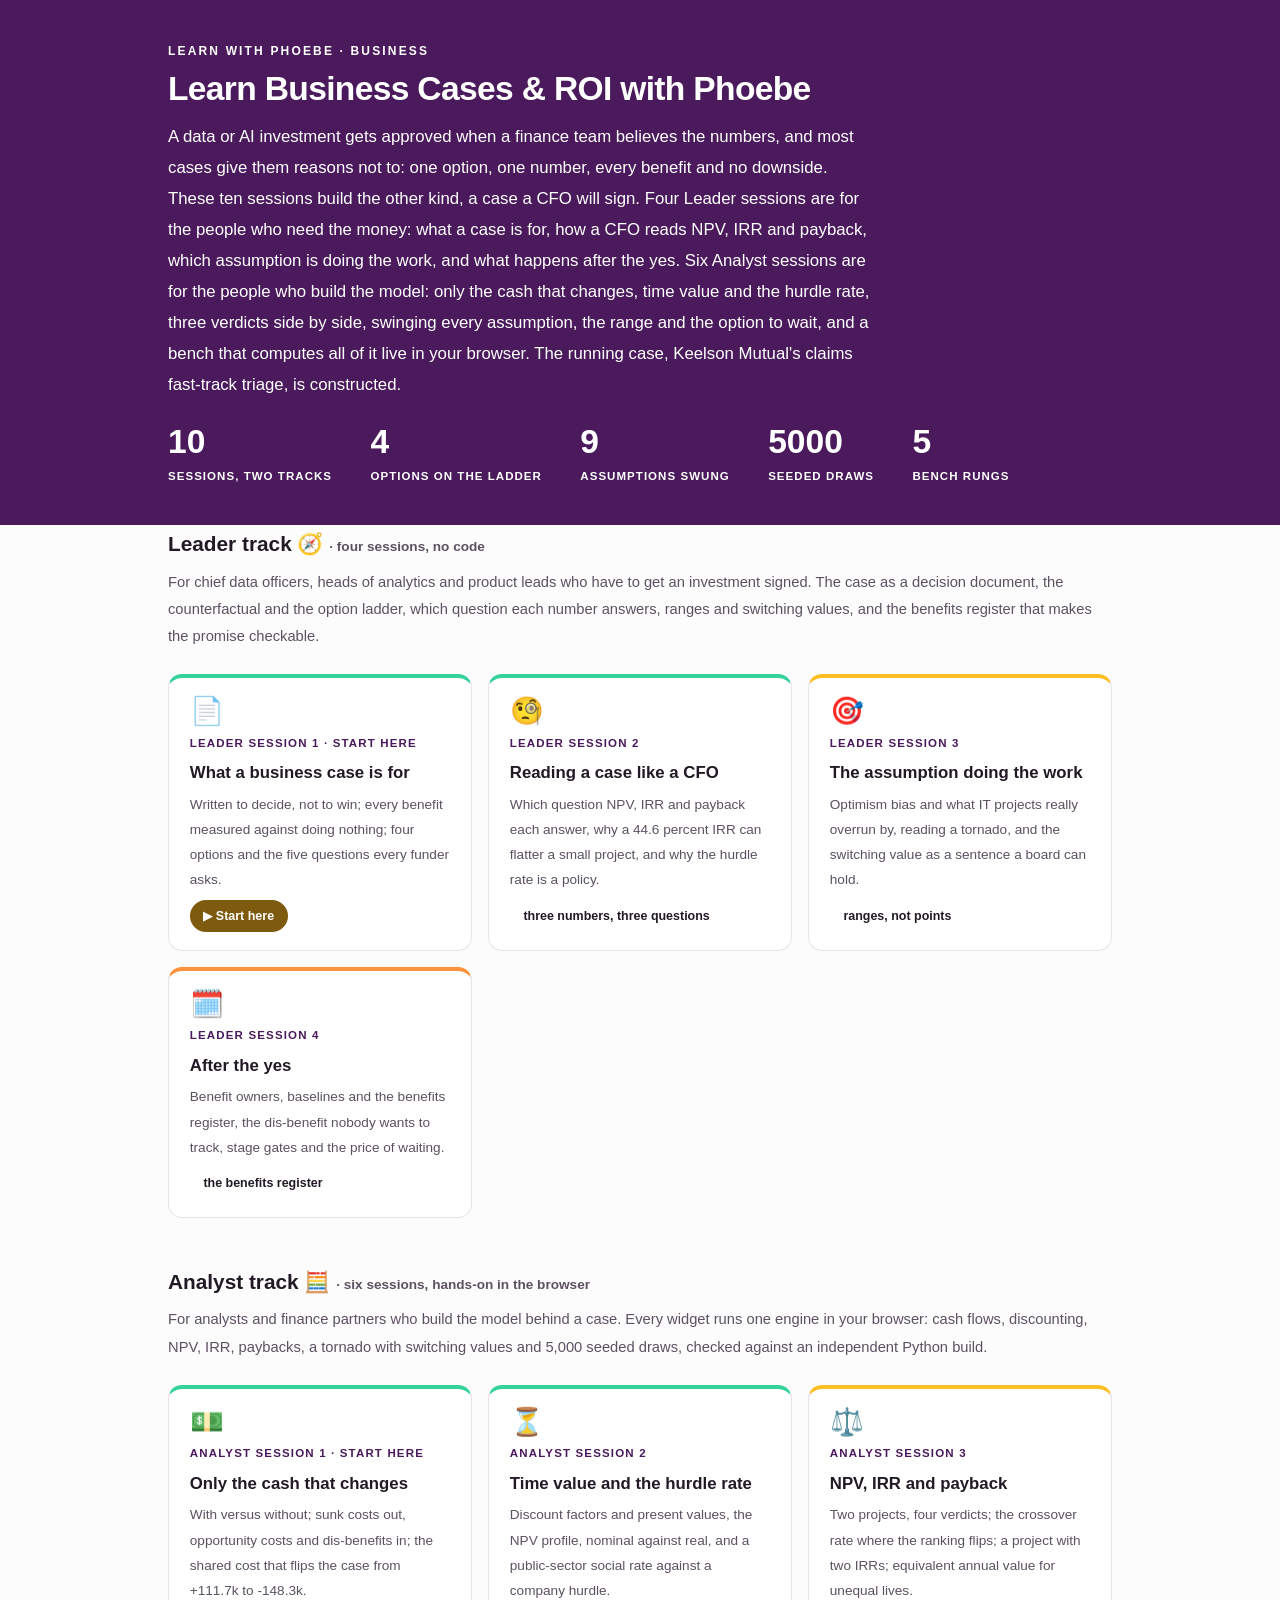
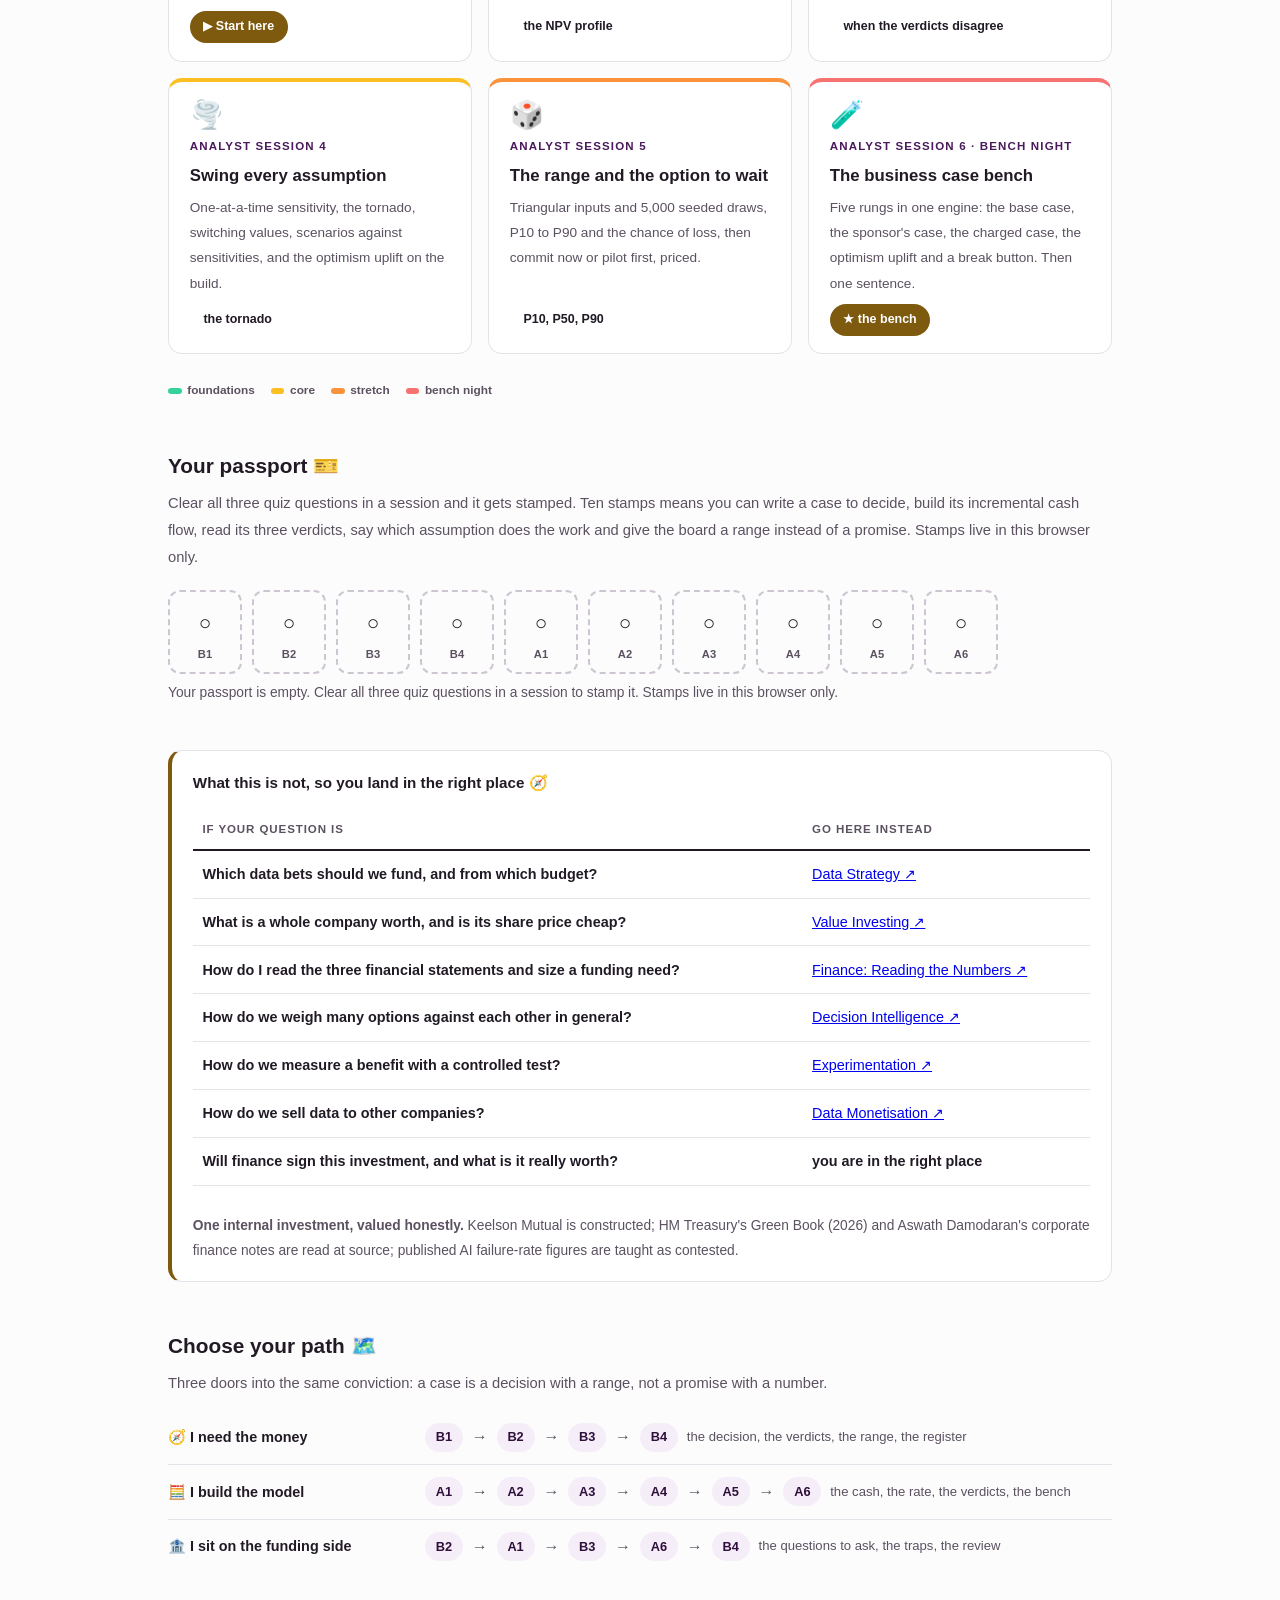
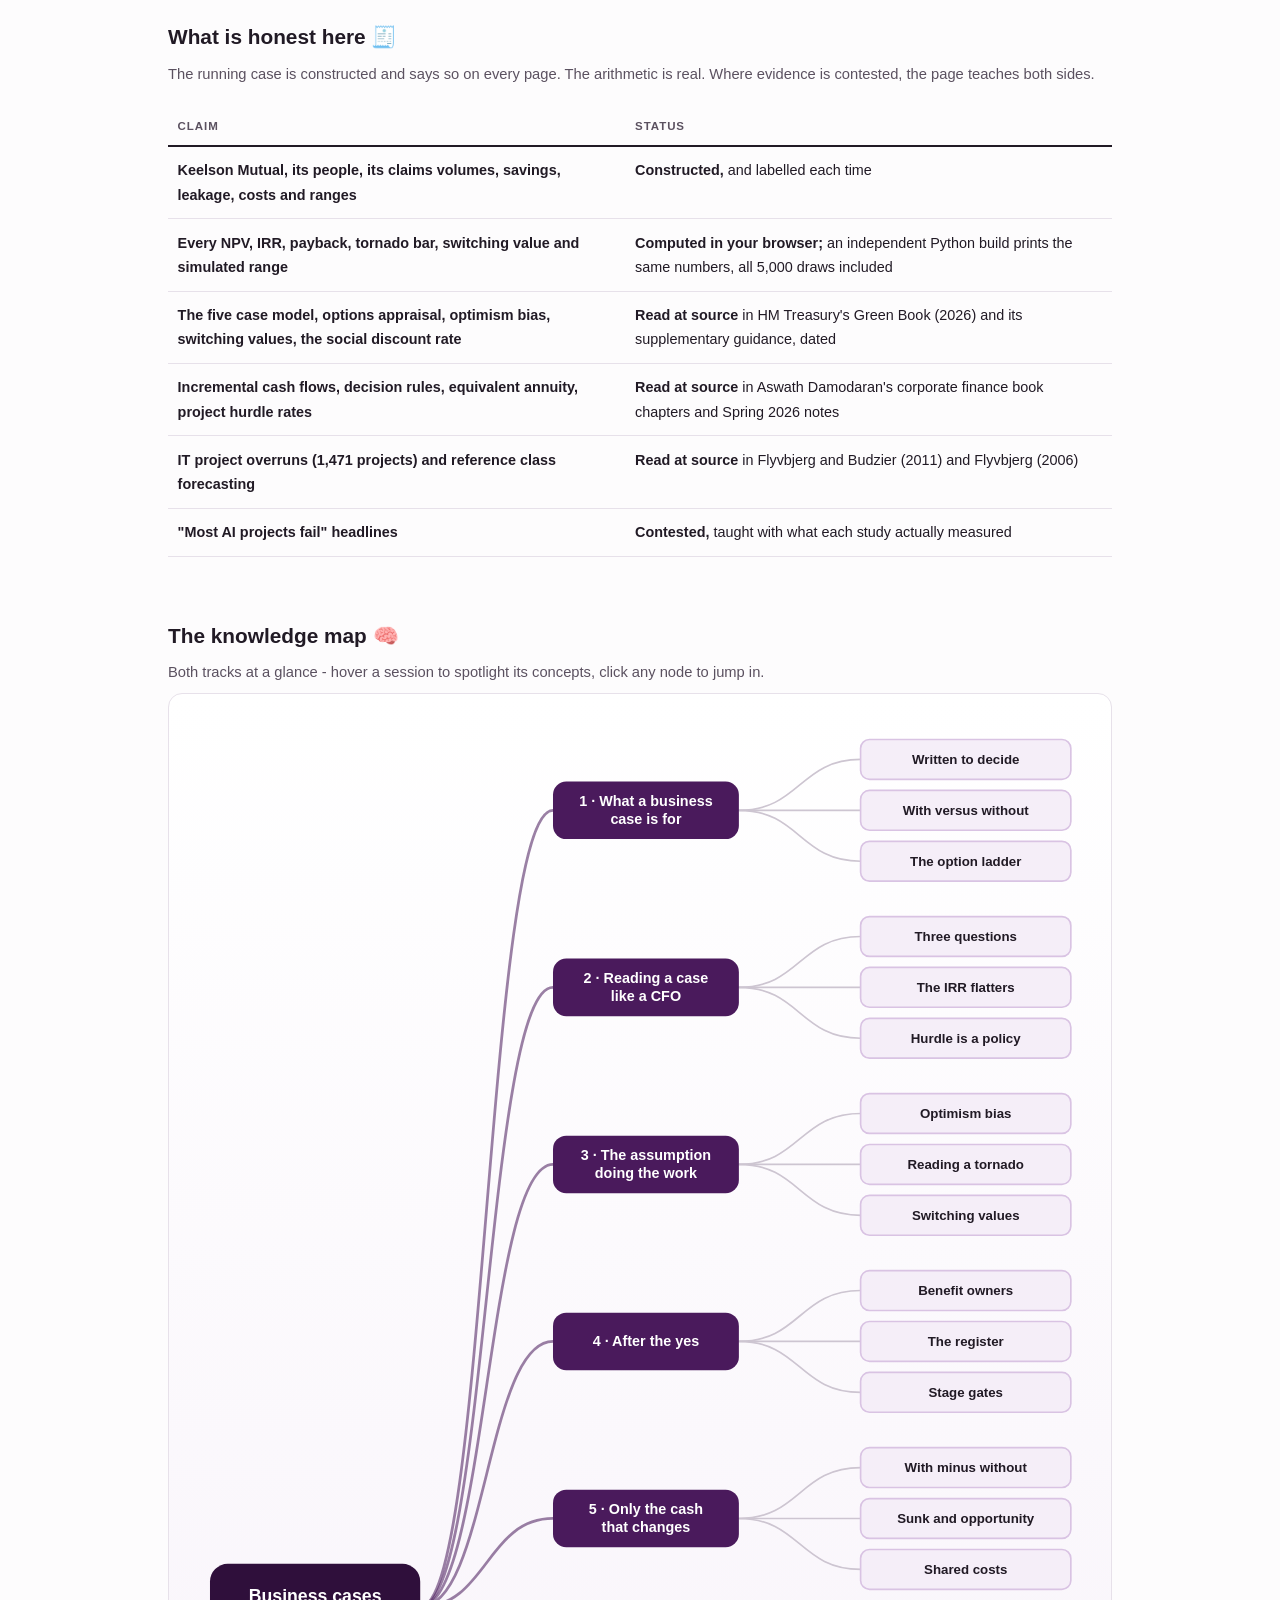
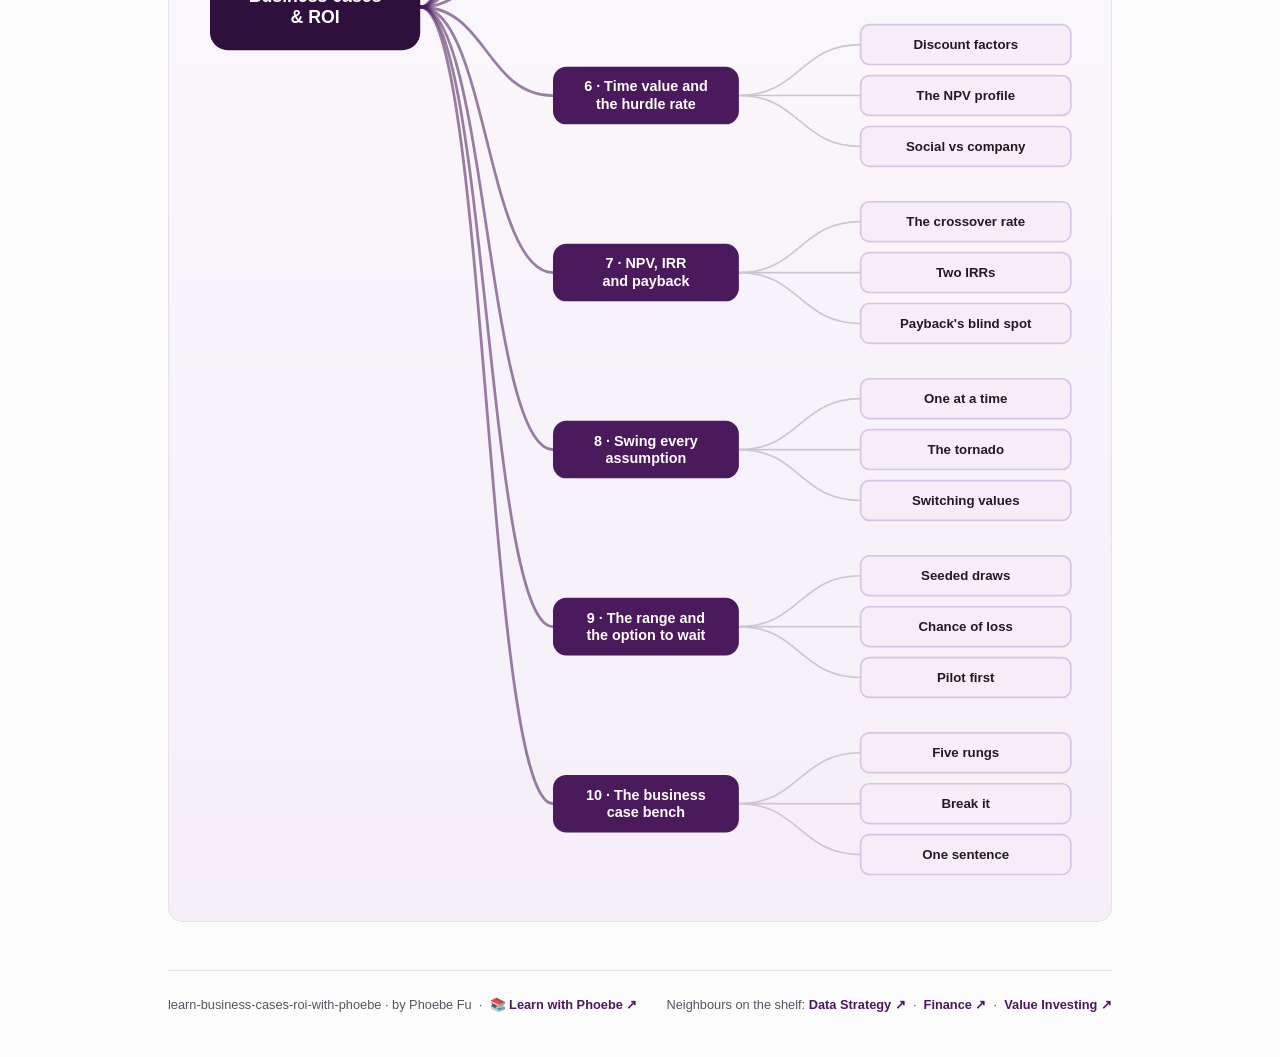
<file: index.html>
<!DOCTYPE html>
<html lang="en">
<head>
<meta charset="UTF-8">
<meta name="viewport" content="width=device-width, initial-scale=1.0">
<!-- social:start -->
<meta name="description" content="Business cases and ROI for data and AI leaders and the analysts who model their investments. Four Leader sessions on what a case is for, reading a case like a CFO, the assumption doing the work and what happens after the yes; six Analyst sessions on incremental cash flows, discounting, NPV versus IRR versus payback, tornado and switching values, simulation and the option to wait, and a business case bench that computes everything in your browser. Free, by Phoebe Fu.">
<meta property="og:type" content="website">
<meta property="og:site_name" content="Learn with Phoebe">
<meta property="og:title" content="Learn Business Cases &amp; ROI with Phoebe">
<meta property="og:description" content="A case a finance team will sign: ranges not points, the assumption doing the work, payback and the option to wait, computed for real.">
<meta property="og:url" content="https://phoebefu6.github.io/learn-business-cases-roi-with-phoebe/">
<meta property="og:image" content="https://phoebefu6.github.io/learn-business-cases-roi-with-phoebe/assets/og-cover.png">
<meta property="og:image:width" content="1200">
<meta property="og:image:height" content="630">
<meta name="twitter:card" content="summary_large_image">
<meta name="twitter:title" content="Learn Business Cases &amp; ROI with Phoebe">
<meta name="twitter:description" content="Two tracks: the Leader makes the case; the Analyst builds the model behind it, live in the browser.">
<meta name="twitter:image" content="https://phoebefu6.github.io/learn-business-cases-roi-with-phoebe/assets/og-cover.png">
<!-- social:end -->
<title>Learn Business Cases &amp; ROI with Phoebe</title>
<link rel="stylesheet" href="assets/style.css?v=1">
<style>

  .stats-row { display: flex; gap: 2.4rem; margin-top: 1.5rem; flex-wrap: wrap; }
  .stat b { display: block; font-size: 2.1rem; font-weight: 800; line-height: 1.05; font-variant-numeric: tabular-nums; }
  .stat span { font-size: .72rem; opacity: 1; text-transform: uppercase; letter-spacing: .09em; font-weight: 600; }

  .course-grid { display: grid; grid-template-columns: repeat(auto-fit, minmax(17rem, 1fr)); gap: 1rem; margin-top: 1.5rem; }
  .course-card {
    border: 1px solid var(--hairline);
    border-top: 4px solid var(--diff, var(--indigo));
    border-radius: var(--radius);
    padding: 1.2rem 1.3rem 1.1rem;
    display: flex;
    flex-direction: column;
    gap: .5rem;
    text-decoration: none;
    color: var(--ink);
    background: #fff;
    transition: box-shadow .15s ease, border-color .15s ease, transform .15s ease;
    position: relative;
  }
  .course-card:hover { border-color: var(--indigo-soft); border-top-color: var(--diff, var(--indigo)); box-shadow: 0 8px 28px rgba(var(--shadow-rgb),.16); transform: translateY(-3px); }
  .course-card .cicon { font-size: 1.7rem; line-height: 1; }
  .course-card .cnum { font-size: .72rem; font-weight: 700; color: var(--indigo); text-transform: uppercase; letter-spacing: .1em; }
  .course-card h3 { font-size: 1.05rem; font-weight: 800; line-height: 1.3; }
  .course-card p { font-size: .85rem; color: var(--muted); flex: 1; }
  .course-card .meta { display: flex; gap: .4rem; flex-wrap: wrap; }

  .diff-legend { display: flex; gap: 1rem; margin-top: 1.6rem; font-size: .74rem; color: var(--muted); font-weight: 600; flex-wrap: wrap; }
  .diff-legend i { display: inline-block; width: .85rem; height: .35rem; border-radius: 999px; margin-right: .35rem; vertical-align: middle; }

  .paths { margin-top: 2.6rem; }
  .paths h2 { font-size: 1.3rem; font-weight: 800; margin-bottom: .3rem; }
  .paths .plede { color: var(--muted); font-size: .92rem; margin-bottom: .8rem; }
  .path { display: flex; gap: .55rem; align-items: center; padding: .75rem 0; border-bottom: .5px solid var(--hairline); flex-wrap: wrap; }
  .path:last-child { border-bottom: none; }
  .path b { min-width: 15.5rem; font-size: .9rem; }
  .path .pstep { background: var(--indigo-50); color: var(--indigo-deep); border-radius: 999px; padding: .16rem .68rem; font-weight: 700; font-size: .8rem; text-decoration: none; transition: all .12s ease; }
  .path .pstep:hover { background: var(--indigo); color: #fff; }
  .path .parr { color: var(--muted); font-weight: 700; }

  .mm-section { margin-top: 1.6rem; }
  .mm-section h2 { font-size: 1.3rem; font-weight: 800; margin-bottom: .2rem; }
  .mm-section .mm-lede { color: var(--muted); font-size: .92rem; margin-bottom: .4rem; }
  .mm-wrap { border: 1px solid var(--hairline); border-radius: var(--radius); background: linear-gradient(180deg,#fff,var(--indigo-50)); padding: .6rem; overflow-x: auto; }
  .mm-svg { width: 100%; height: auto; display: block; max-width: 60rem; margin: 0 auto; min-width: 34rem; }
  .mm-link { cursor: pointer; text-decoration: none; }
  .mm-node rect { transition: opacity .15s ease, filter .15s ease; }
  .mm-node text { pointer-events: none; }
  .mm-link:hover .mm-node rect { filter: brightness(1.06); }
  .mm-edge { transition: opacity .15s ease; }

  .not-this { border: 1px solid var(--hairline); border-left: 4px solid var(--clay); border-radius: var(--radius); background: #fff; padding: 1.1rem 1.3rem; margin-top: 1.2rem; }
  .not-this h3 { font-size: .95rem; font-weight: 800; margin-bottom: .5rem; }
</style>
</head>
<body>
<header class="masthead">
  <div class="wrap">
    <div class="eyebrow">Learn with Phoebe · Business</div>
    <h1>Learn <span class="accent">Business Cases &amp; ROI</span> with Phoebe</h1>
    <p class="sub">A data or AI investment gets approved when a finance team believes the numbers, and most cases give them reasons not to: one option, one number, every benefit and no downside. These ten sessions build the other kind, a case a CFO will sign. Four Leader sessions are for the people who need the money: what a case is for, how a CFO reads NPV, IRR and payback, which assumption is doing the work, and what happens after the yes. Six Analyst sessions are for the people who build the model: only the cash that changes, time value and the hurdle rate, three verdicts side by side, swinging every assumption, the range and the option to wait, and a bench that computes all of it live in your browser. The running case, Keelson Mutual's claims fast-track triage, is constructed.</p>
    <div class="stats-row">
      <div class="stat"><b data-count="10">10</b><span>sessions, two tracks</span></div>
      <div class="stat"><b data-count="4">4</b><span>options on the ladder</span></div>
      <div class="stat"><b data-count="9">9</b><span>assumptions swung</span></div>
      <div class="stat"><b data-count="5000">5000</b><span>seeded draws</span></div>
      <div class="stat"><b data-count="5">5</b><span>bench rungs</span></div>
    </div>
  </div>
</header>

<main class="wrap">

  <section class="section">
    <div class="paths" style="margin-top:0">
      <h2>Leader track 🧭 <span style="font-size:.85rem;font-weight:600;color:var(--muted)">· four sessions, no code</span></h2>
      <p class="plede">For chief data officers, heads of analytics and product leads who have to get an investment signed. The case as a decision document, the counterfactual and the option ladder, which question each number answers, ranges and switching values, and the benefits register that makes the promise checkable.</p>
    </div>
    <div class="course-grid">
      <a class="course-card" href="courses/b1-what-a-case-is-for.html" style="--diff:#34D399"><span class="cicon">📄</span><span class="cnum">Leader session 1 · start here</span><h3>What a business case is for</h3><p>Written to decide, not to win; every benefit measured against doing nothing; four options and the five questions every funder asks.</p><span class="meta"><span class="pill amber">▶ Start here</span></span></a>
      <a class="course-card" href="courses/b2-reading-a-case-like-a-cfo.html" style="--diff:#34D399"><span class="cicon">🧐</span><span class="cnum">Leader session 2</span><h3>Reading a case like a CFO</h3><p>Which question NPV, IRR and payback each answer, why a 44.6 percent IRR can flatter a small project, and why the hurdle rate is a policy.</p><span class="meta"><span class="pill">three numbers, three questions</span></span></a>
      <a class="course-card" href="courses/b3-the-assumption-doing-the-work.html" style="--diff:#FBBF24"><span class="cicon">🎯</span><span class="cnum">Leader session 3</span><h3>The assumption doing the work</h3><p>Optimism bias and what IT projects really overrun by, reading a tornado, and the switching value as a sentence a board can hold.</p><span class="meta"><span class="pill">ranges, not points</span></span></a>
      <a class="course-card" href="courses/b4-after-the-yes.html" style="--diff:#FB923C"><span class="cicon">🗓️</span><span class="cnum">Leader session 4</span><h3>After the yes</h3><p>Benefit owners, baselines and the benefits register, the dis-benefit nobody wants to track, stage gates and the price of waiting.</p><span class="meta"><span class="pill">the benefits register</span></span></a>
    </div>
  </section>

  <section class="section">
    <div class="paths" style="margin-top:0">
      <h2>Analyst track 🧮 <span style="font-size:.85rem;font-weight:600;color:var(--muted)">· six sessions, hands-on in the browser</span></h2>
      <p class="plede">For analysts and finance partners who build the model behind a case. Every widget runs one engine in your browser: cash flows, discounting, NPV, IRR, paybacks, a tornado with switching values and 5,000 seeded draws, checked against an independent Python build.</p>
    </div>
    <div class="course-grid">
      <a class="course-card" href="courses/a1-only-the-cash-that-changes.html" style="--diff:#34D399"><span class="cicon">💵</span><span class="cnum">Analyst session 1 · start here</span><h3>Only the cash that changes</h3><p>With versus without; sunk costs out, opportunity costs and dis-benefits in; the shared cost that flips the case from +111.7k to -148.3k.</p><span class="meta"><span class="pill amber">▶ Start here</span></span></a>
      <a class="course-card" href="courses/a2-time-value-and-the-hurdle-rate.html" style="--diff:#34D399"><span class="cicon">⏳</span><span class="cnum">Analyst session 2</span><h3>Time value and the hurdle rate</h3><p>Discount factors and present values, the NPV profile, nominal against real, and a public-sector social rate against a company hurdle.</p><span class="meta"><span class="pill">the NPV profile</span></span></a>
      <a class="course-card" href="courses/a3-npv-irr-and-payback.html" style="--diff:#FBBF24"><span class="cicon">⚖️</span><span class="cnum">Analyst session 3</span><h3>NPV, IRR and payback</h3><p>Two projects, four verdicts; the crossover rate where the ranking flips; a project with two IRRs; equivalent annual value for unequal lives.</p><span class="meta"><span class="pill">when the verdicts disagree</span></span></a>
      <a class="course-card" href="courses/a4-swing-every-assumption.html" style="--diff:#FBBF24"><span class="cicon">🌪️</span><span class="cnum">Analyst session 4</span><h3>Swing every assumption</h3><p>One-at-a-time sensitivity, the tornado, switching values, scenarios against sensitivities, and the optimism uplift on the build.</p><span class="meta"><span class="pill">the tornado</span></span></a>
      <a class="course-card" href="courses/a5-the-range-and-the-option-to-wait.html" style="--diff:#FB923C"><span class="cicon">🎲</span><span class="cnum">Analyst session 5</span><h3>The range and the option to wait</h3><p>Triangular inputs and 5,000 seeded draws, P10 to P90 and the chance of loss, then commit now or pilot first, priced.</p><span class="meta"><span class="pill">P10, P50, P90</span></span></a>
      <a class="course-card" href="courses/a6-the-business-case-bench.html" style="--diff:#F87171"><span class="cicon">🧪</span><span class="cnum">Analyst session 6 · bench night</span><h3>The business case bench</h3><p>Five rungs in one engine: the base case, the sponsor's case, the charged case, the optimism uplift and a break button. Then one sentence.</p><span class="meta"><span class="pill amber">★ the bench</span></span></a>
    </div>
    <div class="diff-legend">
      <span><i style="background:#34D399"></i>foundations</span>
      <span><i style="background:#FBBF24"></i>core</span>
      <span><i style="background:#FB923C"></i>stretch</span>
      <span><i style="background:#F87171"></i>bench night</span>
    </div>
  </section>

  <section class="section">
    <div class="paths" style="margin-top:0">
      <h2>Your passport 🎫</h2>
      <p class="plede">Clear all three quiz questions in a session and it gets stamped. Ten stamps means you can write a case to decide, build its incremental cash flow, read its three verdicts, say which assumption does the work and give the board a range instead of a promise. Stamps live in this browser only.</p>
    </div>
    <div class="pp-strip"></div>
  </section>

  <section class="section">
    <div class="not-this">
      <h3>What this is not, so you land in the right place 🧭</h3>
      <table class="clean">
        <tr><th>If your question is</th><th>Go here instead</th></tr>
        <tr><td>Which data bets should we fund, and from which budget?</td><td><a href="https://phoebefu6.github.io/learn-data-strategy-with-phoebe/">Data Strategy ↗</a></td></tr>
        <tr><td>What is a whole company worth, and is its share price cheap?</td><td><a href="https://phoebefu6.github.io/learn-value-investing-with-phoebe/">Value Investing ↗</a></td></tr>
        <tr><td>How do I read the three financial statements and size a funding need?</td><td><a href="https://phoebefu6.github.io/learn-finance-with-phoebe/">Finance: Reading the Numbers ↗</a></td></tr>
        <tr><td>How do we weigh many options against each other in general?</td><td><a href="https://phoebefu6.github.io/learn-decision-intelligence-with-phoebe/">Decision Intelligence ↗</a></td></tr>
        <tr><td>How do we measure a benefit with a controlled test?</td><td><a href="https://phoebefu6.github.io/learn-experimentation-with-phoebe/">Experimentation ↗</a></td></tr>
        <tr><td>How do we sell data to other companies?</td><td><a href="https://phoebefu6.github.io/learn-data-monetisation-with-phoebe/">Data Monetisation ↗</a></td></tr>
        <tr><td><strong>Will finance sign this investment, and what is it really worth?</strong></td><td><strong>you are in the right place</strong></td></tr>
      </table>
      <p style="margin-top:.7rem;font-size:.86rem;color:var(--muted)"><strong>One internal investment, valued honestly.</strong> Keelson Mutual is constructed; HM Treasury's Green Book (2026) and Aswath Damodaran's corporate finance notes are read at source; published AI failure-rate figures are taught as contested.</p>
    </div>
  </section>

  <section class="section">
    <div class="paths">
      <h2>Choose your path 🗺️</h2>
      <p class="plede">Three doors into the same conviction: a case is a decision with a range, not a promise with a number.</p>
      <div class="path"><b>🧭 I need the money</b>
        <a class="pstep" href="courses/b1-what-a-case-is-for.html">B1</a><span class="parr">→</span><a class="pstep" href="courses/b2-reading-a-case-like-a-cfo.html">B2</a><span class="parr">→</span><a class="pstep" href="courses/b3-the-assumption-doing-the-work.html">B3</a><span class="parr">→</span><a class="pstep" href="courses/b4-after-the-yes.html">B4</a>
        <span style="font-size:.82rem;color:var(--muted)">the decision, the verdicts, the range, the register</span>
      </div>
      <div class="path"><b>🧮 I build the model</b>
        <a class="pstep" href="courses/a1-only-the-cash-that-changes.html">A1</a><span class="parr">→</span><a class="pstep" href="courses/a2-time-value-and-the-hurdle-rate.html">A2</a><span class="parr">→</span><a class="pstep" href="courses/a3-npv-irr-and-payback.html">A3</a><span class="parr">→</span><a class="pstep" href="courses/a4-swing-every-assumption.html">A4</a><span class="parr">→</span><a class="pstep" href="courses/a5-the-range-and-the-option-to-wait.html">A5</a><span class="parr">→</span><a class="pstep" href="courses/a6-the-business-case-bench.html">A6</a>
        <span style="font-size:.82rem;color:var(--muted)">the cash, the rate, the verdicts, the bench</span>
      </div>
      <div class="path"><b>🏦 I sit on the funding side</b>
        <a class="pstep" href="courses/b2-reading-a-case-like-a-cfo.html">B2</a><span class="parr">→</span><a class="pstep" href="courses/a1-only-the-cash-that-changes.html">A1</a><span class="parr">→</span><a class="pstep" href="courses/b3-the-assumption-doing-the-work.html">B3</a><span class="parr">→</span><a class="pstep" href="courses/a6-the-business-case-bench.html">A6</a><span class="parr">→</span><a class="pstep" href="courses/b4-after-the-yes.html">B4</a>
        <span style="font-size:.82rem;color:var(--muted)">the questions to ask, the traps, the review</span>
      </div>
    </div>
  </section>

  <section class="section">
    <div class="paths" style="margin-top:0">
      <h2>What is honest here 🧾</h2>
      <p class="plede">The running case is constructed and says so on every page. The arithmetic is real. Where evidence is contested, the page teaches both sides.</p>
    </div>
    <table class="clean">
      <tr><th>Claim</th><th>Status</th></tr>
      <tr><td>Keelson Mutual, its people, its claims volumes, savings, leakage, costs and ranges</td><td><strong>Constructed,</strong> and labelled each time</td></tr>
      <tr><td>Every NPV, IRR, payback, tornado bar, switching value and simulated range</td><td><strong>Computed in your browser;</strong> an independent Python build prints the same numbers, all 5,000 draws included</td></tr>
      <tr><td>The five case model, options appraisal, optimism bias, switching values, the social discount rate</td><td><strong>Read at source</strong> in HM Treasury's Green Book (2026) and its supplementary guidance, dated</td></tr>
      <tr><td>Incremental cash flows, decision rules, equivalent annuity, project hurdle rates</td><td><strong>Read at source</strong> in Aswath Damodaran's corporate finance book chapters and Spring 2026 notes</td></tr>
      <tr><td>IT project overruns (1,471 projects) and reference class forecasting</td><td><strong>Read at source</strong> in Flyvbjerg and Budzier (2011) and Flyvbjerg (2006)</td></tr>
      <tr><td>"Most AI projects fail" headlines</td><td><strong>Contested,</strong> taught with what each study actually measured</td></tr>
    </table>
  </section>

  <section class="section mm-section">
    <h2>The knowledge map 🧠</h2>
    <p class="mm-lede">Both tracks at a glance - hover a session to spotlight its concepts, click any node to jump in.</p>
    <div class="mm-wrap"><div id="mindmap"></div></div>
  </section>

  <footer class="pagefoot">
    <span>learn-business-cases-roi-with-phoebe · by Phoebe Fu &nbsp;·&nbsp; 📚 <a href="https://phoebefu6.github.io/learn-with-phoebe/">Learn with Phoebe ↗</a></span>
    <span>Neighbours on the shelf: <a href="https://phoebefu6.github.io/learn-data-strategy-with-phoebe/">Data Strategy ↗</a> &nbsp;·&nbsp; <a href="https://phoebefu6.github.io/learn-finance-with-phoebe/">Finance ↗</a> &nbsp;·&nbsp; <a href="https://phoebefu6.github.io/learn-value-investing-with-phoebe/">Value Investing ↗</a></span>
  </footer>

</main>

<script>
window.MINDMAP_DATA = {
  "title": "Business cases\n& ROI",
  "centerColor": "#2F0F3B",
  "sessions": [
    {
      "label": "What a business\ncase is for",
      "href": "courses/b1-what-a-case-is-for.html",
      "color": "#34D399",
      "concepts": [
        {
          "label": "Written to decide",
          "href": "courses/b1-what-a-case-is-for.html"
        },
        {
          "label": "With versus without",
          "href": "courses/b1-what-a-case-is-for.html"
        },
        {
          "label": "The option ladder",
          "href": "courses/b1-what-a-case-is-for.html"
        }
      ]
    },
    {
      "label": "Reading a case\nlike a CFO",
      "href": "courses/b2-reading-a-case-like-a-cfo.html",
      "color": "#34D399",
      "concepts": [
        {
          "label": "Three questions",
          "href": "courses/b2-reading-a-case-like-a-cfo.html"
        },
        {
          "label": "The IRR flatters",
          "href": "courses/b2-reading-a-case-like-a-cfo.html"
        },
        {
          "label": "Hurdle is a policy",
          "href": "courses/b2-reading-a-case-like-a-cfo.html"
        }
      ]
    },
    {
      "label": "The assumption\ndoing the work",
      "href": "courses/b3-the-assumption-doing-the-work.html",
      "color": "#FBBF24",
      "concepts": [
        {
          "label": "Optimism bias",
          "href": "courses/b3-the-assumption-doing-the-work.html"
        },
        {
          "label": "Reading a tornado",
          "href": "courses/b3-the-assumption-doing-the-work.html"
        },
        {
          "label": "Switching values",
          "href": "courses/b3-the-assumption-doing-the-work.html"
        }
      ]
    },
    {
      "label": "After the yes",
      "href": "courses/b4-after-the-yes.html",
      "color": "#FB923C",
      "concepts": [
        {
          "label": "Benefit owners",
          "href": "courses/b4-after-the-yes.html"
        },
        {
          "label": "The register",
          "href": "courses/b4-after-the-yes.html"
        },
        {
          "label": "Stage gates",
          "href": "courses/b4-after-the-yes.html"
        }
      ]
    },
    {
      "label": "Only the cash\nthat changes",
      "href": "courses/a1-only-the-cash-that-changes.html",
      "color": "#34D399",
      "concepts": [
        {
          "label": "With minus without",
          "href": "courses/a1-only-the-cash-that-changes.html"
        },
        {
          "label": "Sunk and opportunity",
          "href": "courses/a1-only-the-cash-that-changes.html"
        },
        {
          "label": "Shared costs",
          "href": "courses/a1-only-the-cash-that-changes.html"
        }
      ]
    },
    {
      "label": "Time value and\nthe hurdle rate",
      "href": "courses/a2-time-value-and-the-hurdle-rate.html",
      "color": "#34D399",
      "concepts": [
        {
          "label": "Discount factors",
          "href": "courses/a2-time-value-and-the-hurdle-rate.html"
        },
        {
          "label": "The NPV profile",
          "href": "courses/a2-time-value-and-the-hurdle-rate.html"
        },
        {
          "label": "Social vs company",
          "href": "courses/a2-time-value-and-the-hurdle-rate.html"
        }
      ]
    },
    {
      "label": "NPV, IRR\nand payback",
      "href": "courses/a3-npv-irr-and-payback.html",
      "color": "#FBBF24",
      "concepts": [
        {
          "label": "The crossover rate",
          "href": "courses/a3-npv-irr-and-payback.html"
        },
        {
          "label": "Two IRRs",
          "href": "courses/a3-npv-irr-and-payback.html"
        },
        {
          "label": "Payback's blind spot",
          "href": "courses/a3-npv-irr-and-payback.html"
        }
      ]
    },
    {
      "label": "Swing every\nassumption",
      "href": "courses/a4-swing-every-assumption.html",
      "color": "#FBBF24",
      "concepts": [
        {
          "label": "One at a time",
          "href": "courses/a4-swing-every-assumption.html"
        },
        {
          "label": "The tornado",
          "href": "courses/a4-swing-every-assumption.html"
        },
        {
          "label": "Switching values",
          "href": "courses/a4-swing-every-assumption.html"
        }
      ]
    },
    {
      "label": "The range and\nthe option to wait",
      "href": "courses/a5-the-range-and-the-option-to-wait.html",
      "color": "#FB923C",
      "concepts": [
        {
          "label": "Seeded draws",
          "href": "courses/a5-the-range-and-the-option-to-wait.html"
        },
        {
          "label": "Chance of loss",
          "href": "courses/a5-the-range-and-the-option-to-wait.html"
        },
        {
          "label": "Pilot first",
          "href": "courses/a5-the-range-and-the-option-to-wait.html"
        }
      ]
    },
    {
      "label": "The business\ncase bench",
      "href": "courses/a6-the-business-case-bench.html",
      "color": "#F87171",
      "concepts": [
        {
          "label": "Five rungs",
          "href": "courses/a6-the-business-case-bench.html"
        },
        {
          "label": "Break it",
          "href": "courses/a6-the-business-case-bench.html"
        },
        {
          "label": "One sentence",
          "href": "courses/a6-the-business-case-bench.html"
        }
      ]
    }
  ]
};
</script>
<script src="assets/mindmap.js?v=1"></script>
<script src="assets/app.js?v=1"></script>
</body>
</html>
</file>
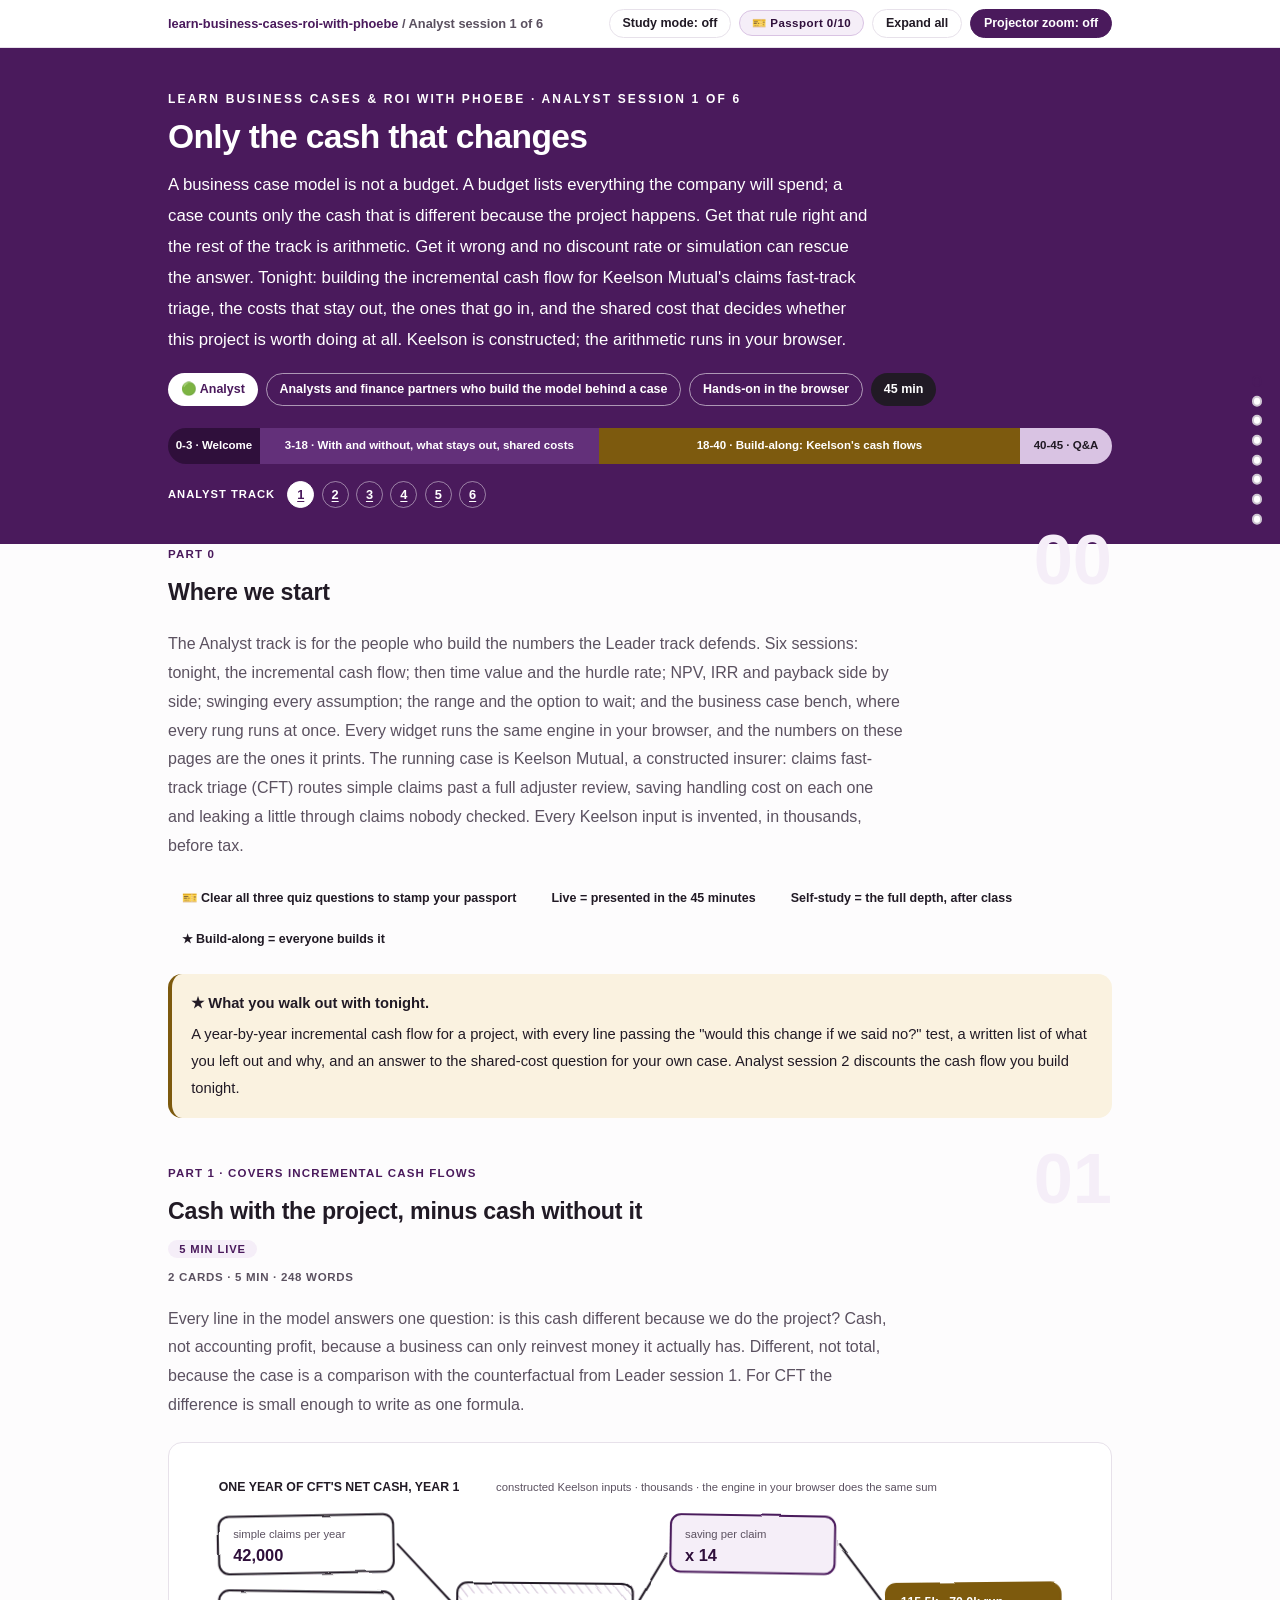
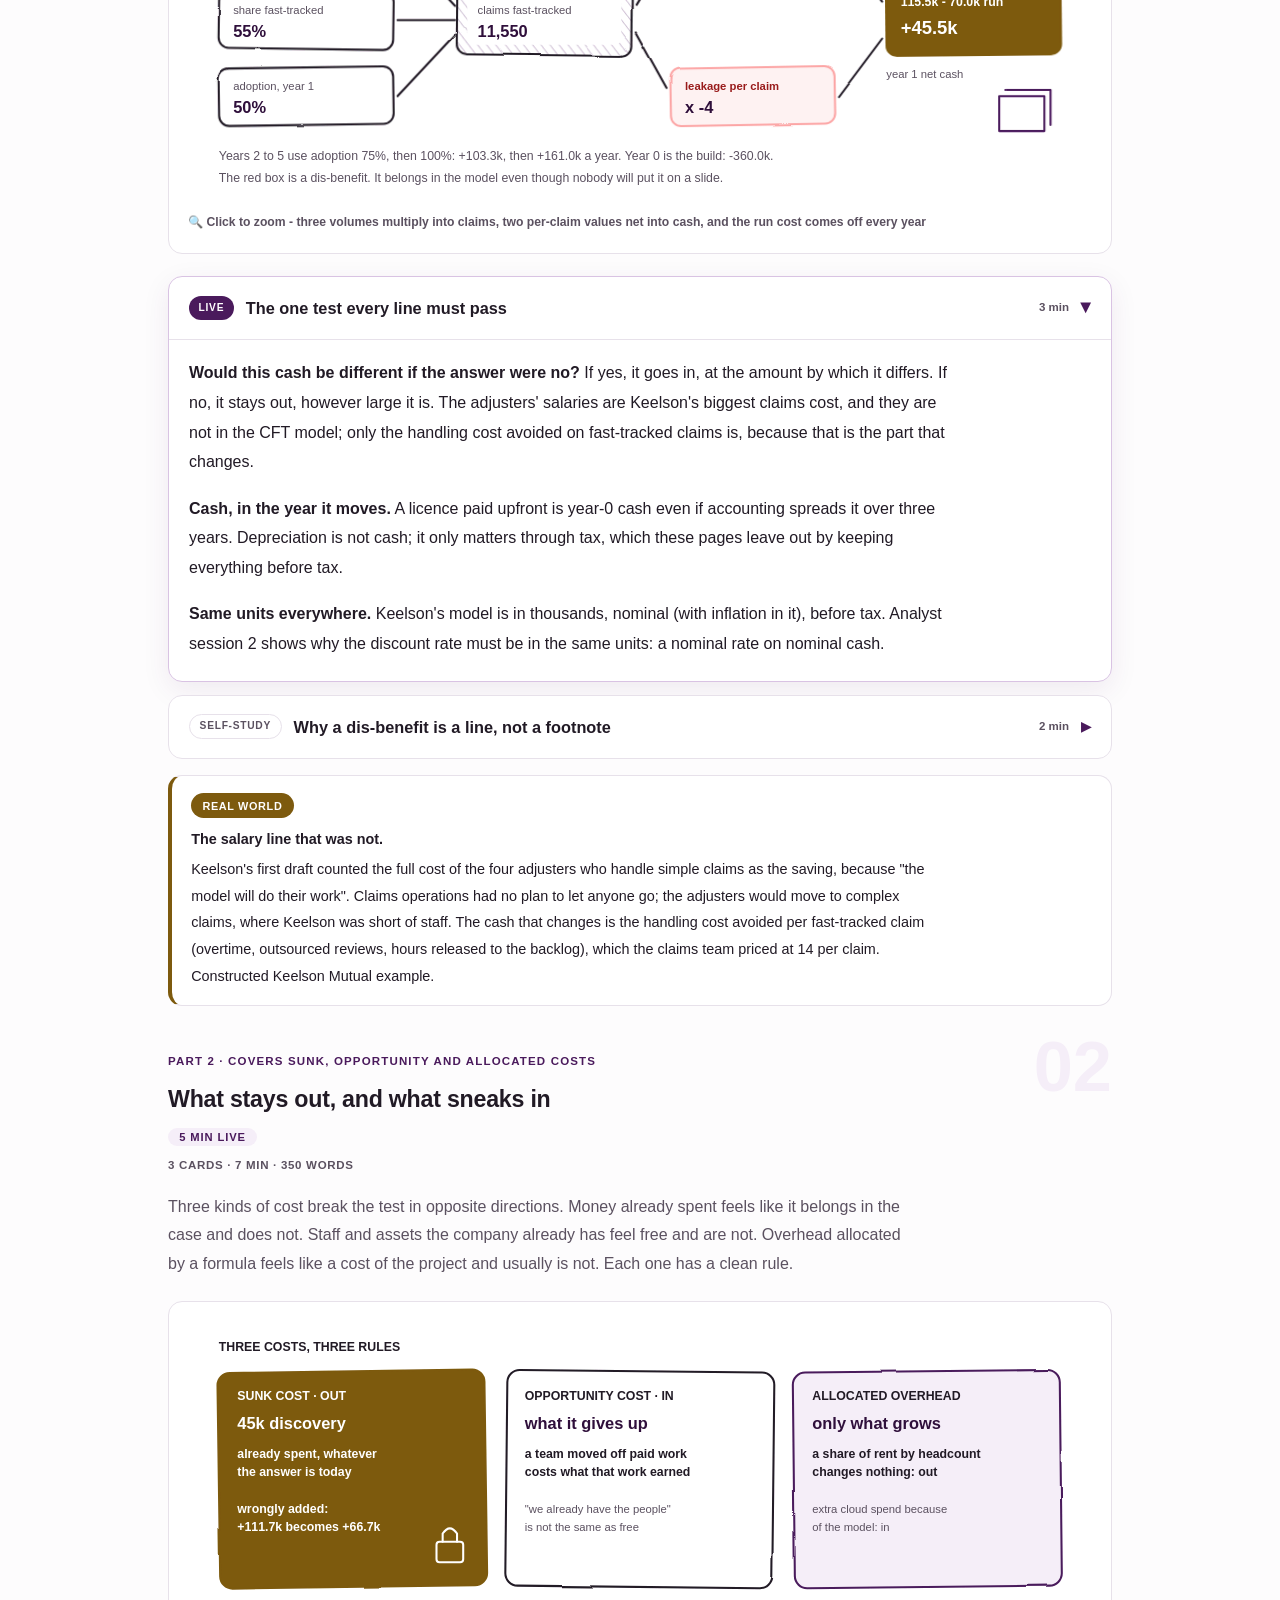
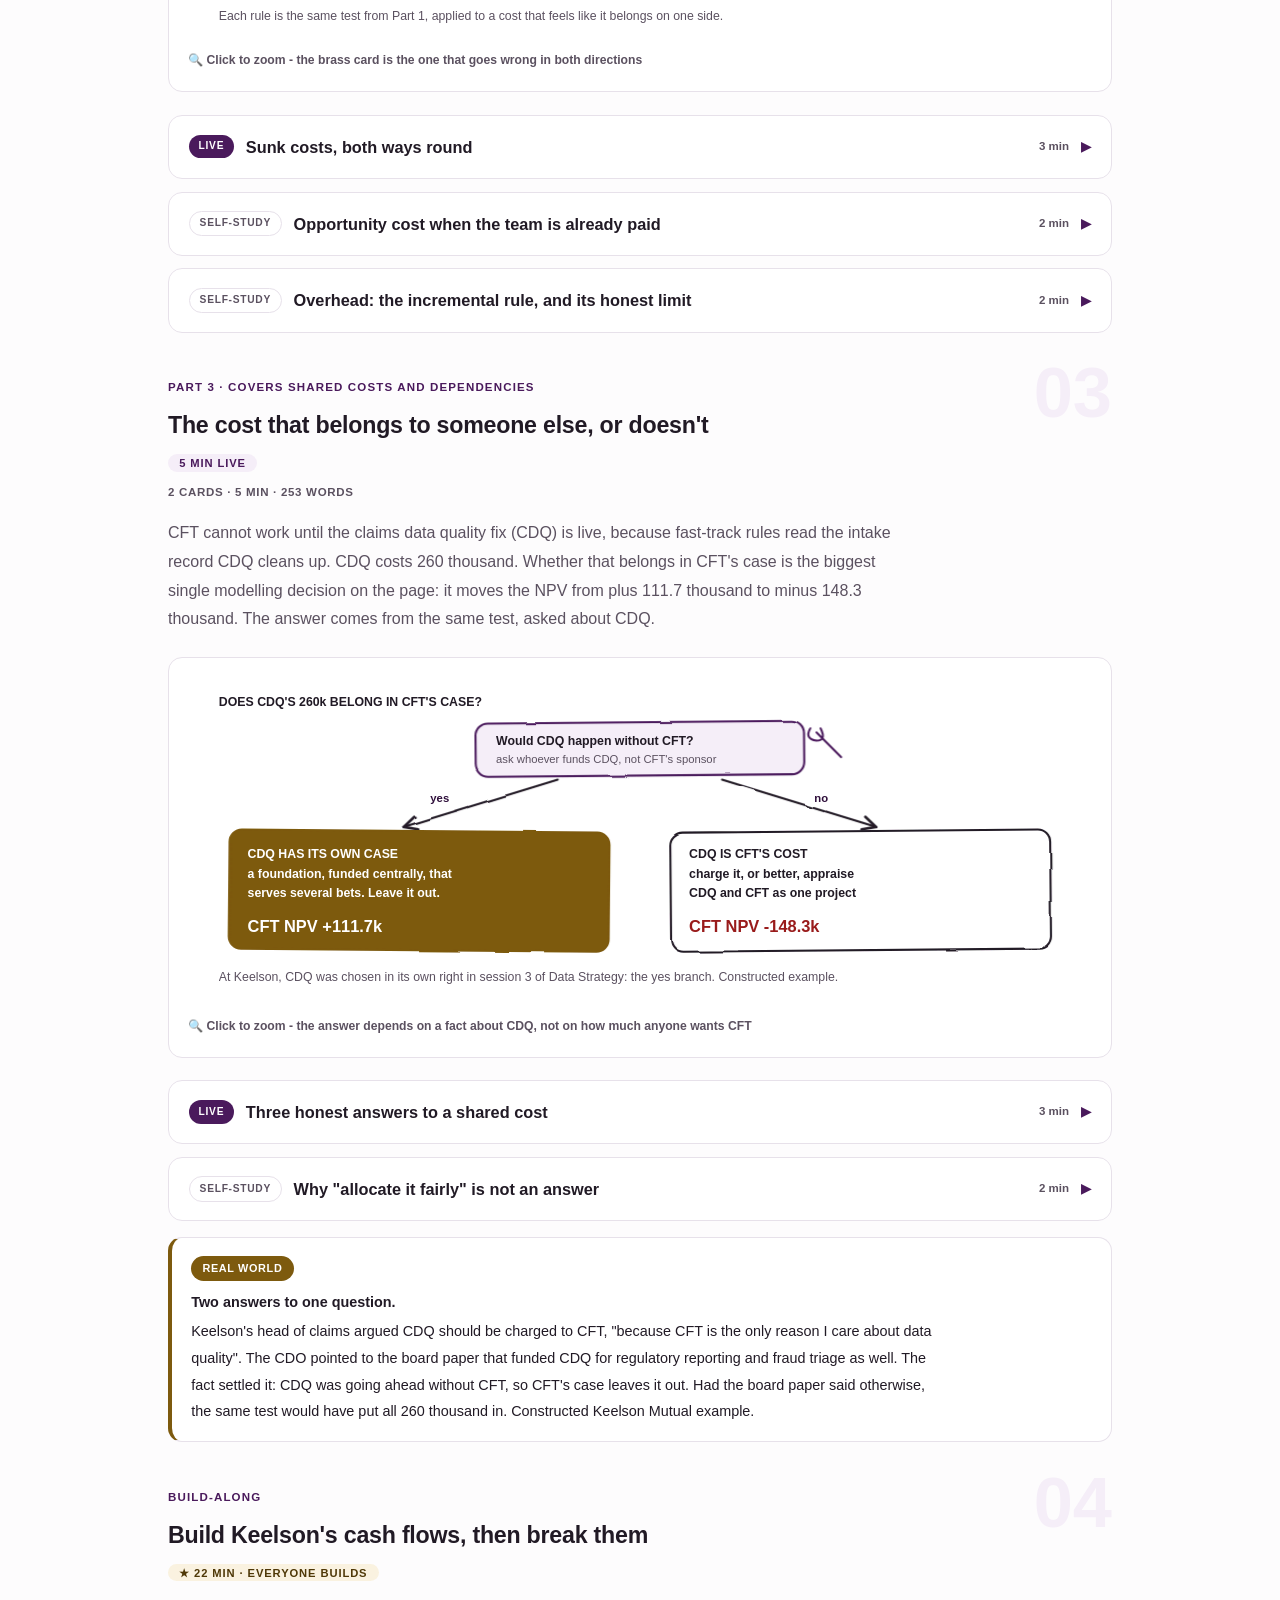
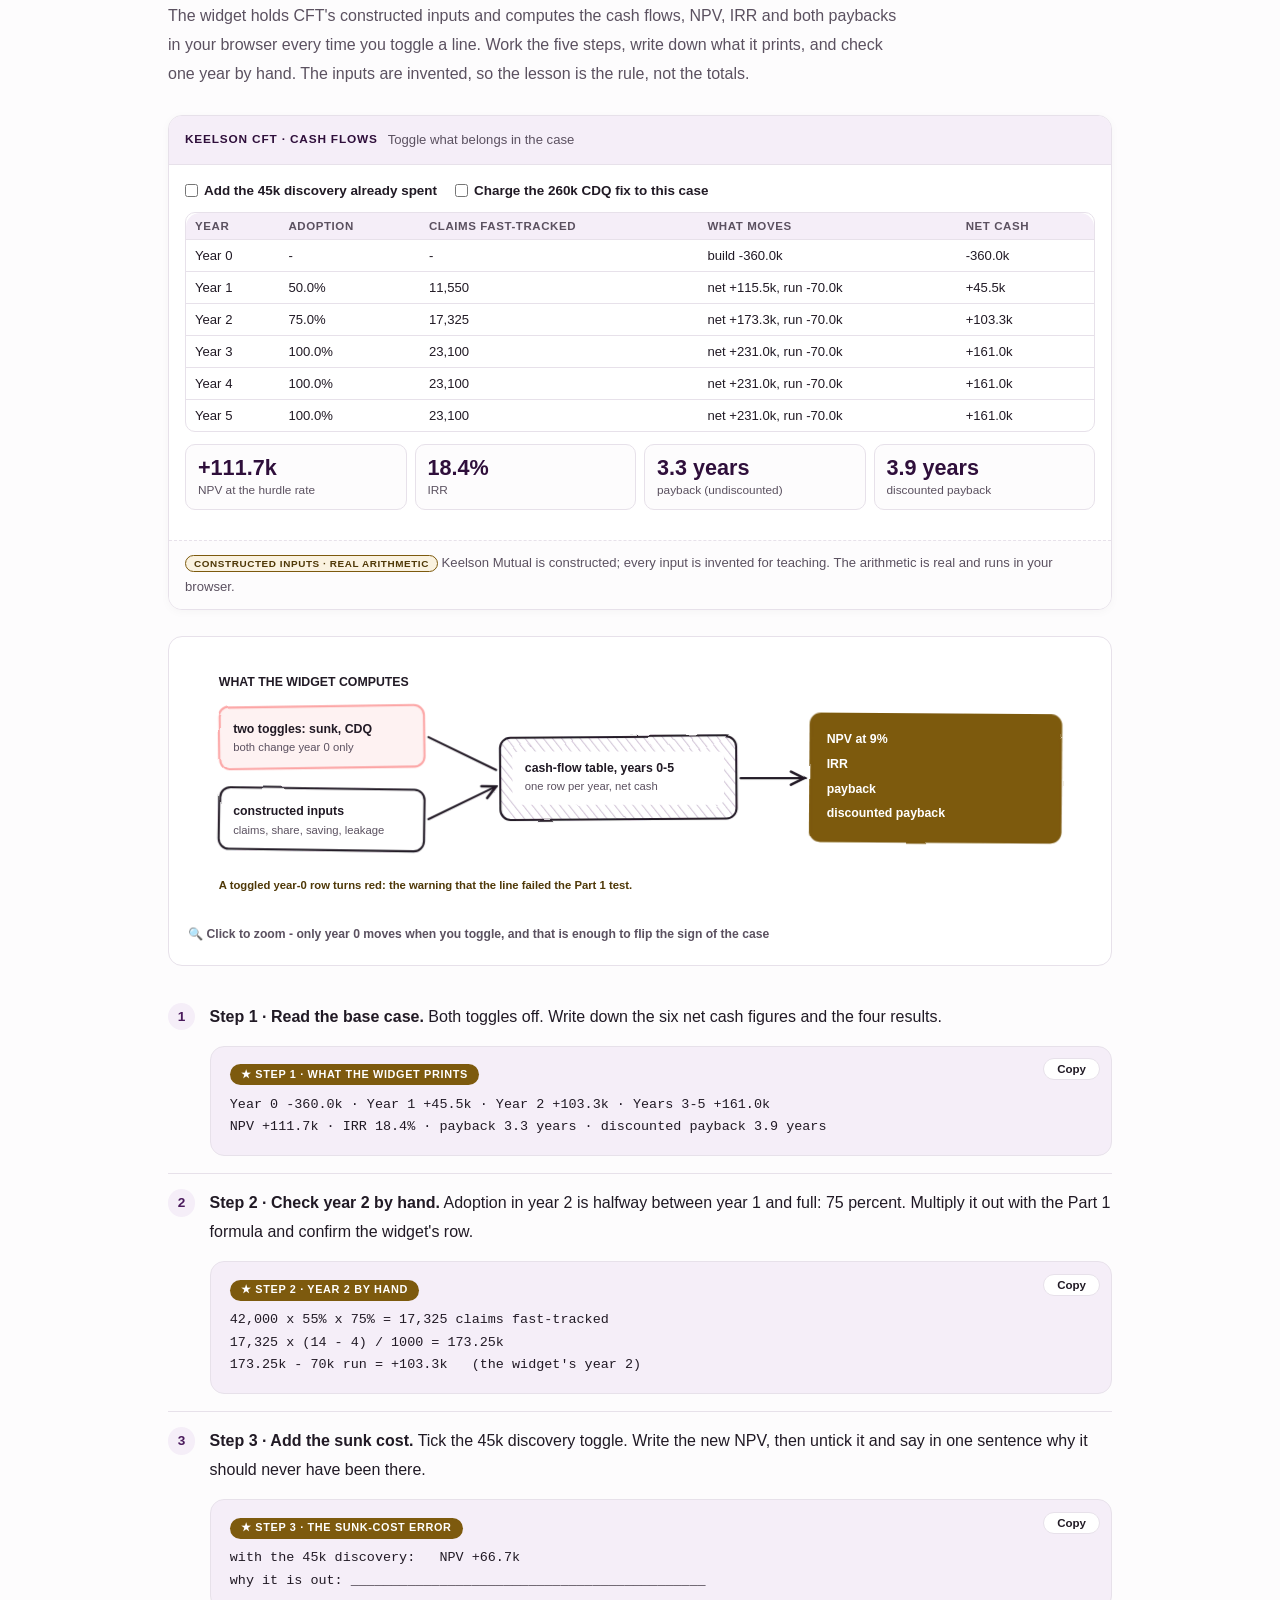
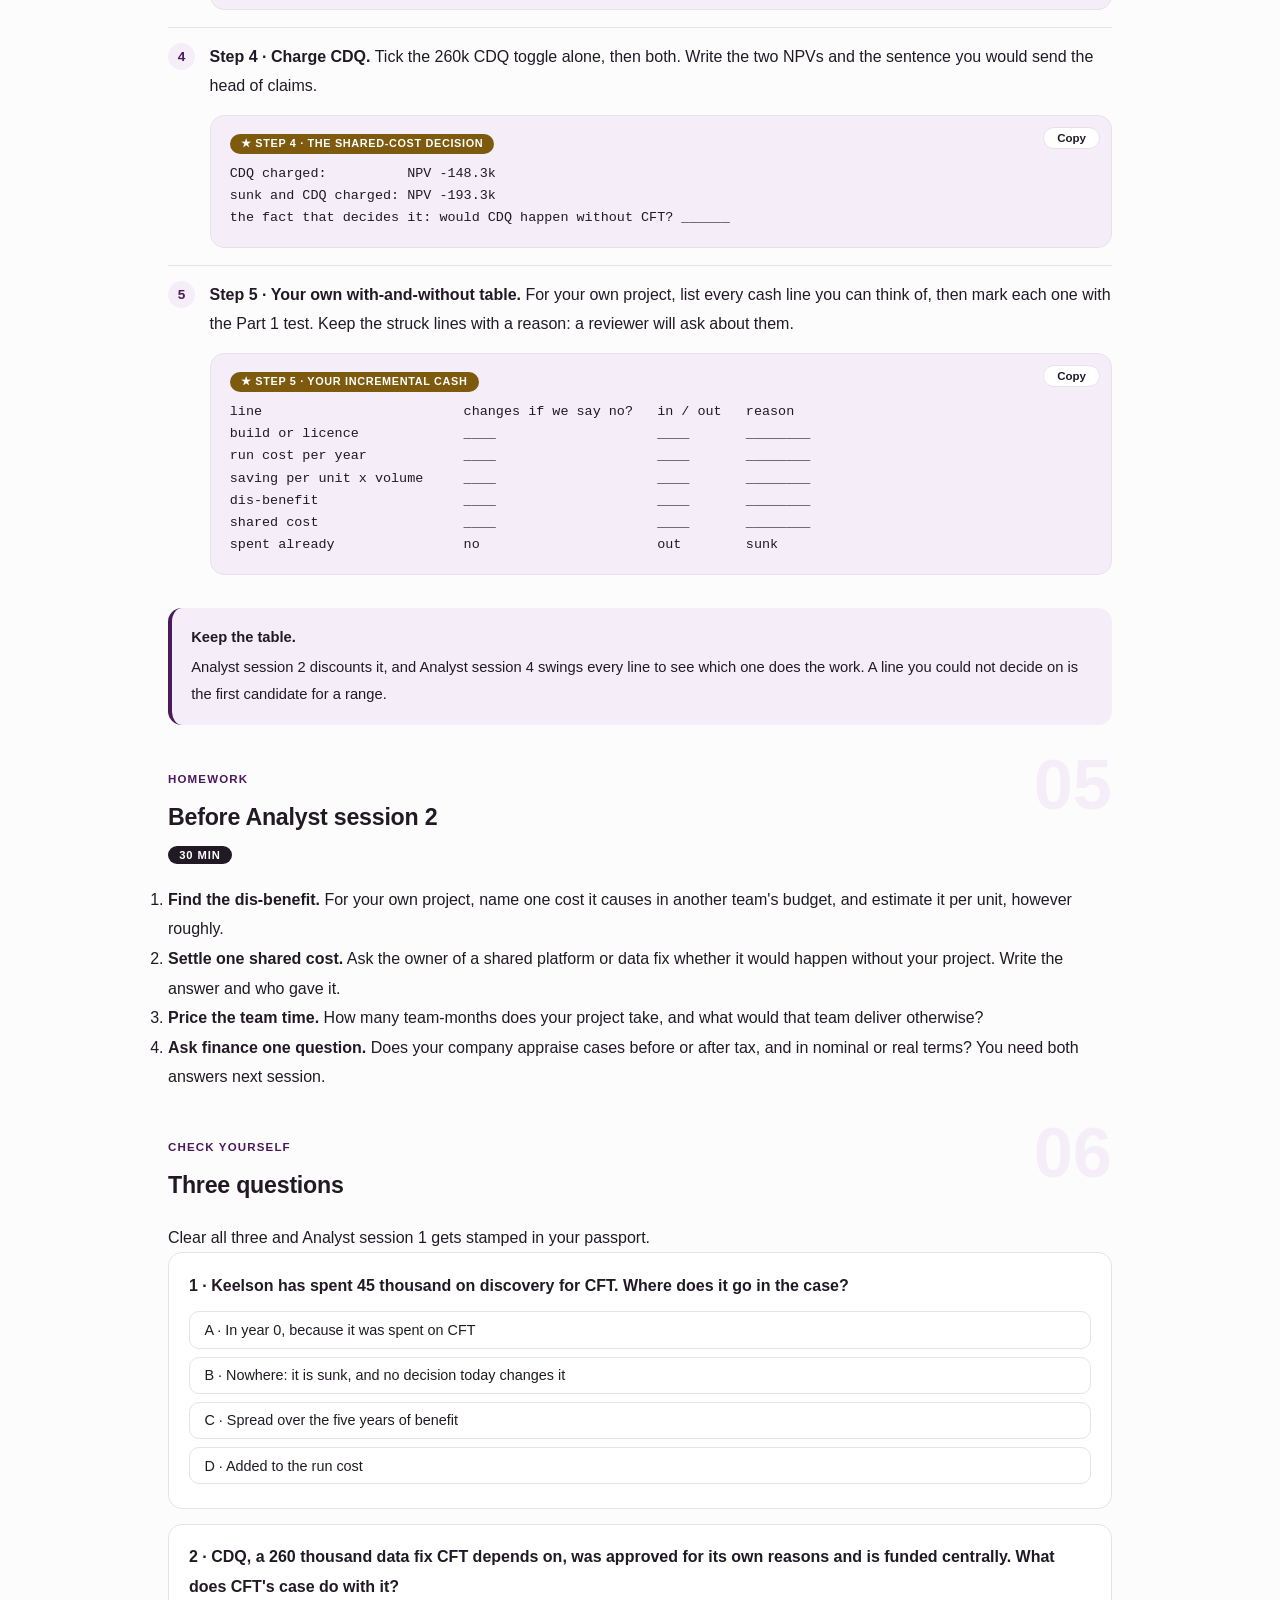
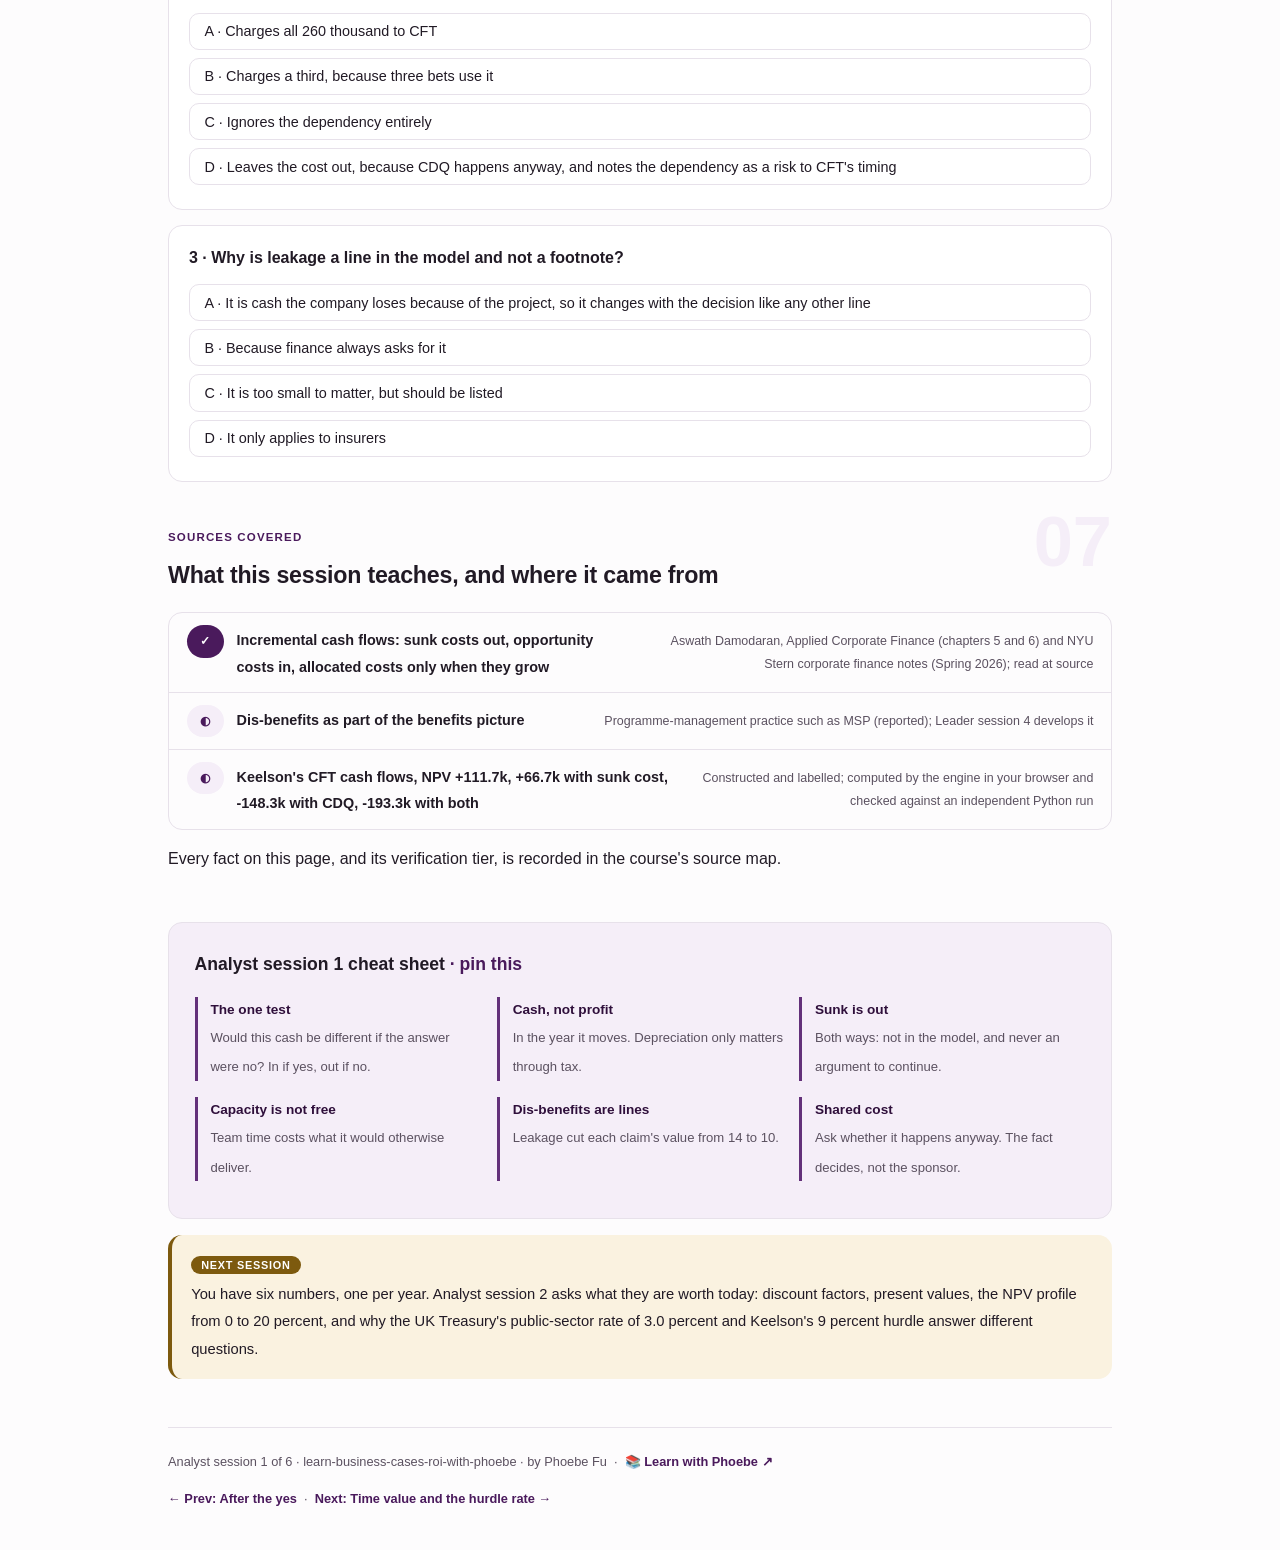
<file: courses/a1-only-the-cash-that-changes.html>
<!DOCTYPE html>
<html lang="en">
<head>
<meta charset="UTF-8">
<meta name="viewport" content="width=device-width, initial-scale=1.0">
<!-- social:start -->
<meta name="description" content="Analyst session 1 of 6. Only the cash that changes: incremental cash flows with versus without the project, sunk costs left out, opportunity costs and dis-benefits put in, and the shared-cost question that can flip a case from plus 111.7 thousand to minus 148.3 thousand. Keelson Mutual's claims fast-track triage, constructed, computed in your browser.">
<meta property="og:type" content="article">
<meta property="og:site_name" content="Learn with Phoebe">
<meta property="og:title" content="Only the cash that changes - learn business cases and ROI with phoebe">
<meta property="og:description" content="Analyst session 1 of 6. Incremental cash flows, sunk costs, dis-benefits and the shared-cost question, computed live.">
<meta property="og:url" content="https://phoebefu6.github.io/learn-business-cases-roi-with-phoebe/courses/a1-only-the-cash-that-changes.html">
<meta property="og:image" content="https://phoebefu6.github.io/learn-business-cases-roi-with-phoebe/assets/og-cover.png">
<meta property="og:image:width" content="1200">
<meta property="og:image:height" content="630">
<meta name="twitter:card" content="summary_large_image">
<meta name="twitter:title" content="Only the cash that changes - learn business cases and ROI with phoebe">
<meta name="twitter:description" content="Analyst session 1 of 6. Incremental cash flows, computed live.">
<meta name="twitter:image" content="https://phoebefu6.github.io/learn-business-cases-roi-with-phoebe/assets/og-cover.png">
<!-- social:end -->
<title>Analyst session 1 · Only the cash that changes - learn business cases and ROI with phoebe</title>
<link rel="stylesheet" href="../assets/style.css?v=1">
</head>
<body>

<div class="toolbar">
  <div class="wrap">
    <span class="crumb"><a href="../index.html">learn-business-cases-roi-with-phoebe</a> / Analyst session 1 of 6</span>
    <button class="btn" id="toggle-all" type="button">Expand all</button>
    <button class="btn primary" id="zoom-toggle" type="button">Projector zoom: off</button>
  </div>
</div>

<header class="masthead">
  <div class="wrap">
    <div class="eyebrow">Learn Business Cases &amp; ROI with Phoebe · Analyst session 1 of 6</div>
    <h1>Only the cash <span class="accent">that changes</span></h1>
    <p class="sub">A business case model is not a budget. A budget lists everything the company will spend; a case counts only the cash that is different because the project happens. Get that rule right and the rest of the track is arithmetic. Get it wrong and no discount rate or simulation can rescue the answer. Tonight: building the incremental cash flow for Keelson Mutual's claims fast-track triage, the costs that stay out, the ones that go in, and the shared cost that decides whether this project is worth doing at all. Keelson is constructed; the arithmetic runs in your browser.</p>
    <div class="chip-row">
      <span class="chip level">🟢 Analyst</span>
      <span class="chip audience">Analysts and finance partners who build the model behind a case</span>
      <span class="chip audience">Hands-on in the browser</span>
      <span class="chip time">45 min</span>
    </div>
    <div class="agenda">
      <span class="a1" style="flex:1">0-3 · Welcome</span>
      <span class="a2" style="flex:4">3-18 · With and without, what stays out, shared costs</span>
      <span class="a3" style="flex:5">18-40 · Build-along: Keelson's cash flows</span>
      <span class="a4" style="flex:1">40-45 · Q&amp;A</span>
    </div>
  </div>
</header>

<main class="wrap">

  <section class="section" id="intro">
    <div class="section-kicker">
      <span class="klabel">Part 0</span>
      <h2>Where we start</h2>
    </div>
    <p class="lede">The Analyst track is for the people who build the numbers the Leader track defends. Six sessions: tonight, the incremental cash flow; then time value and the hurdle rate; NPV, IRR and payback side by side; swinging every assumption; the range and the option to wait; and the business case bench, where every rung runs at once. Every widget runs the same engine in your browser, and the numbers on these pages are the ones it prints. The running case is Keelson Mutual, a constructed insurer: claims fast-track triage (CFT) routes simple claims past a full adjuster review, saving handling cost on each one and leaking a little through claims nobody checked. Every Keelson input is invented, in thousands, before tax.</p>

    <div class="legend">
      <span class="pill">🎫 Clear all three quiz questions to stamp your passport</span>
      <span class="pill">Live = presented in the 45 minutes</span>
      <span class="pill">Self-study = the full depth, after class</span>
      <span class="pill">★ Build-along = everyone builds it</span>
    </div>

    <div class="callout win">
      <p><strong>★ What you walk out with tonight.</strong> A year-by-year incremental cash flow for a project, with every line passing the "would this change if we said no?" test, a written list of what you left out and why, and an answer to the shared-cost question for your own case. Analyst session 2 discounts the cash flow you build tonight.</p>
    </div>
  </section>

  <section class="section" id="part-1">
    <div class="section-kicker">
      <span class="klabel">Part 1 · covers incremental cash flows</span>
      <h2>Cash with the project, minus cash without it</h2>
      <span class="tag concept">5 min live</span>
    </div>
    <p class="lede">Every line in the model answers one question: is this cash different because we do the project? Cash, not accounting profit, because a business can only reinvest money it actually has. Different, not total, because the case is a comparison with the counterfactual from Leader session 1. For CFT the difference is small enough to write as one formula.</p>

    <figure class="zoomable">
      <svg viewBox="0 0 880 330" xmlns="http://www.w3.org/2000/svg" role="img" aria-label="A hand-drawn formula tree for one year of CFT's net cash. Simple claims per year, 42,000, times the share fast-tracked, 55 percent, times the year's adoption, 50 percent in year 1, gives 11,550 claims fast-tracked. Each one saves 14 in handling cost and leaks 4 through overpayment, a net of 10. That is 115.5 thousand, minus the 70 thousand run cost, giving plus 45.5 thousand in year 1. The leakage branch is drawn in red as the dis-benefit. The year 1 result box is filled in brass.">
        <defs>
          <filter id="a1aSk" x="-3%" y="-3%" width="106%" height="106%"><feTurbulence type="fractalNoise" baseFrequency="0.02" numOctaves="2" seed="11" result="n"/><feDisplacementMap in="SourceGraphic" in2="n" scale="2.4" xChannelSelector="R" yChannelSelector="G"/></filter>
          <pattern id="a1aHc" patternUnits="userSpaceOnUse" width="7" height="7" patternTransform="rotate(-38)"><line x1="0" y1="0" x2="0" y2="7" stroke="#4A1A5C" stroke-width="1" opacity=".5"/></pattern>
          <marker id="a1aAr" viewBox="0 0 10 10" refX="9" refY="5" markerWidth="8" markerHeight="8" orient="auto"><path d="M1 1 L9 5 L1 9" fill="none" stroke="#211A25" stroke-width="1.6" stroke-linecap="round"/></marker>
        </defs>
        <style>
          .a1aH { font: 800 12px Inter, sans-serif; fill: #211A25; }
          .a1aL { font: 600 12px Inter, sans-serif; fill: #211A25; }
          .a1aS { font: 400 11px Inter, sans-serif; fill: #5B5160; }
          .a1aV { font: 800 16px Inter, sans-serif; fill: #2F0F3B; }
          .a1aR { font: 700 11px Inter, sans-serif; fill: #991B1B; }
          .a1aW { font: 800 12px Inter, sans-serif; fill: #FFFFFF; }
          .a1aX { font: 800 18px Inter, sans-serif; fill: #FFFFFF; }
          .a1aN { font: 400 12px Inter, sans-serif; fill: #5B5160; }
        </style>

        <text class="a1aH" x="30" y="28">ONE YEAR OF CFT'S NET CASH, YEAR 1</text>
        <text class="a1aS" x="300" y="28">constructed Keelson inputs · thousands · the engine in your browser does the same sum</text>

        <g filter="url(#a1aSk)" fill="none" stroke="#211A25" stroke-width="2" stroke-linecap="round" stroke-linejoin="round">
          <rect x="30" y="52" width="170" height="56" rx="10" transform="rotate(-1 115 80)" fill="#FFFFFF"/>
          <rect x="30" y="126" width="170" height="56" rx="10" transform="rotate(0.8 115 154)" fill="#FFFFFF"/>
          <rect x="30" y="200" width="170" height="56" rx="10" transform="rotate(-0.8 115 228)" fill="#FFFFFF"/>
          <path d="M204 80 L260 140 M204 154 L260 154 M204 228 L260 168"/>
          <rect x="262" y="118" width="170" height="70" rx="10" transform="rotate(0.6 347 153)" fill="url(#a1aHc)"/>
          <rect x="470" y="52" width="160" height="56" rx="10" transform="rotate(1 550 80)" fill="#F5EEF8" stroke="#4A1A5C"/>
          <rect x="470" y="200" width="160" height="56" rx="10" transform="rotate(-1 550 228)" fill="#FEF2F2" stroke="#FCA5A5"/>
          <path d="M436 140 L466 90 M436 166 L466 220"/>
          <path d="M634 80 L676 136 M634 228 L676 172"/>
          <rect x="680" y="118" width="170" height="70" rx="10" transform="rotate(-0.6 765 153)" fill="#7D5A0E" stroke="#7D5A0E"/>
          <!-- doodle: a stack of claim forms -->
          <path d="M790 228 L834 228 L834 262 L790 262 Z M796 222 L840 222 L840 256" stroke="#4A1A5C"/>
        </g>

        <text class="a1aS" x="44" y="74">simple claims per year</text>
        <text class="a1aV" x="44" y="96">42,000</text>
        <text class="a1aS" x="44" y="148">share fast-tracked</text>
        <text class="a1aV" x="44" y="170">55%</text>
        <text class="a1aS" x="44" y="222">adoption, year 1</text>
        <text class="a1aV" x="44" y="244">50%</text>

        <rect x="272" y="128" width="150" height="50" rx="6" fill="#FFFFFF"/>
        <text class="a1aS" x="282" y="148">claims fast-tracked</text>
        <text class="a1aV" x="282" y="170">11,550</text>

        <text class="a1aS" x="484" y="74">saving per claim</text>
        <text class="a1aV" x="484" y="96">x 14</text>
        <text class="a1aR" x="484" y="222">leakage per claim</text>
        <text class="a1aV" x="484" y="244">x -4</text>

        <text class="a1aW" x="694" y="140">115.5k - 70.0k run</text>
        <text class="a1aX" x="694" y="168">+45.5k</text>
        <text class="a1aS" x="680" y="210">year 1 net cash</text>

        <text class="a1aN" x="30" y="290">Years 2 to 5 use adoption 75%, then 100%: +103.3k, then +161.0k a year. Year 0 is the build: -360.0k.</text>
        <text class="a1aN" x="30" y="312">The red box is a dis-benefit. It belongs in the model even though nobody will put it on a slide.</text>
      </svg>
      <figcaption>🔍 Click to zoom - three volumes multiply into claims, two per-claim values net into cash, and the run cost comes off every year</figcaption>
    </figure>

    <details class="card" open>
      <summary><span class="mode live">Live</span>The one test every line must pass<span class="mini">3 min</span><span class="caret">▶</span></summary>
      <div class="body">
        <p><strong>Would this cash be different if the answer were no?</strong> If yes, it goes in, at the amount by which it differs. If no, it stays out, however large it is. The adjusters' salaries are Keelson's biggest claims cost, and they are not in the CFT model; only the handling cost avoided on fast-tracked claims is, because that is the part that changes.</p>
        <p><strong>Cash, in the year it moves.</strong> A licence paid upfront is year-0 cash even if accounting spreads it over three years. Depreciation is not cash; it only matters through tax, which these pages leave out by keeping everything before tax.</p>
        <p><strong>Same units everywhere.</strong> Keelson's model is in thousands, nominal (with inflation in it), before tax. Analyst session 2 shows why the discount rate must be in the same units: a nominal rate on nominal cash.</p>
      </div>
    </details>

    <details class="card">
      <summary><span class="mode self">Self-study</span>Why a dis-benefit is a line, not a footnote<span class="mini">2 min</span><span class="caret">▶</span></summary>
      <div class="body">
        <p>Leakage is the overpayment on claims that skip the full review: the adjuster who would have spotted an inflated repair estimate never sees it. Keelson's claims team estimates 4 per fast-tracked claim against a saving of 14, so the net value of each claim is 10, not 14. Leave the leakage out and year 1 would read 161.7 thousand of benefit instead of 115.5, and the case would be wrong by about 40 percent before anyone argued about anything. Analyst session 4 shows that leakage is the third most powerful input in the whole model. A side effect that lands in another team's budget is still cash the company loses.</p>
      </div>
    </details>

    <div class="callout example">
      <span class="ex-pill">Real world</span>
      <p><strong>The salary line that was not.</strong> Keelson's first draft counted the full cost of the four adjusters who handle simple claims as the saving, because "the model will do their work". Claims operations had no plan to let anyone go; the adjusters would move to complex claims, where Keelson was short of staff. The cash that changes is the handling cost avoided per fast-tracked claim (overtime, outsourced reviews, hours released to the backlog), which the claims team priced at 14 per claim. Constructed Keelson Mutual example.</p>
    </div>
  </section>

  <section class="section" id="part-2">
    <div class="section-kicker">
      <span class="klabel">Part 2 · covers sunk, opportunity and allocated costs</span>
      <h2>What stays out, and what sneaks in</h2>
      <span class="tag concept">5 min live</span>
    </div>
    <p class="lede">Three kinds of cost break the test in opposite directions. Money already spent feels like it belongs in the case and does not. Staff and assets the company already has feel free and are not. Overhead allocated by a formula feels like a cost of the project and usually is not. Each one has a clean rule.</p>

    <figure class="zoomable">
      <svg viewBox="0 0 880 310" xmlns="http://www.w3.org/2000/svg" role="img" aria-label="Three hand-drawn cards. Card one, sunk cost: the 45 thousand already spent on discovery is out, because no decision today can get it back; wrongly adding it moves NPV from plus 111.7 to plus 66.7 thousand. Card two, opportunity cost: a team or asset moved from other paid work is in, at the value of what it would otherwise do. Card three, allocated overhead: in only for the part that grows because of the project. Card one is filled in brass.">
        <defs>
          <filter id="a1bSk" x="-3%" y="-3%" width="106%" height="106%"><feTurbulence type="fractalNoise" baseFrequency="0.02" numOctaves="2" seed="17" result="n"/><feDisplacementMap in="SourceGraphic" in2="n" scale="2.4" xChannelSelector="R" yChannelSelector="G"/></filter>
          <pattern id="a1bHc" patternUnits="userSpaceOnUse" width="7" height="7" patternTransform="rotate(-38)"><line x1="0" y1="0" x2="0" y2="7" stroke="#4A1A5C" stroke-width="1" opacity=".5"/></pattern>
          <marker id="a1bAr" viewBox="0 0 10 10" refX="9" refY="5" markerWidth="8" markerHeight="8" orient="auto"><path d="M1 1 L9 5 L1 9" fill="none" stroke="#211A25" stroke-width="1.6" stroke-linecap="round"/></marker>
        </defs>
        <style>
          .a1bH { font: 800 12px Inter, sans-serif; fill: #211A25; }
          .a1bL { font: 600 12px Inter, sans-serif; fill: #211A25; }
          .a1bS { font: 400 11px Inter, sans-serif; fill: #5B5160; }
          .a1bV { font: 800 16px Inter, sans-serif; fill: #2F0F3B; }
          .a1bW { font: 800 12px Inter, sans-serif; fill: #FFFFFF; }
          .a1bX { font: 800 16px Inter, sans-serif; fill: #FFFFFF; }
          .a1bN { font: 400 12px Inter, sans-serif; fill: #5B5160; }
        </style>

        <text class="a1bH" x="30" y="28">THREE COSTS, THREE RULES</text>

        <g filter="url(#a1bSk)" fill="none" stroke="#211A25" stroke-width="2" stroke-linecap="round" stroke-linejoin="round">
          <rect x="30" y="48" width="260" height="210" rx="12" transform="rotate(-0.8 160 153)" fill="#7D5A0E" stroke="#7D5A0E"/>
          <rect x="310" y="48" width="260" height="210" rx="12" transform="rotate(0.6 440 153)" fill="#FFFFFF"/>
          <rect x="590" y="48" width="260" height="210" rx="12" transform="rotate(-0.6 720 153)" fill="#F5EEF8" stroke="#4A1A5C"/>
          <!-- doodle: a padlock on the sunk card -->
          <rect x="242" y="214" width="26" height="20" rx="3" stroke="#FFFFFF"/>
          <path d="M248 214 L248 206 Q255 196 262 206 L262 214" stroke="#FFFFFF"/>
        </g>

        <text class="a1bW" x="48" y="76">SUNK COST · OUT</text>
        <text class="a1bX" x="48" y="104">45k discovery</text>
        <text class="a1bW" x="48" y="132">already spent, whatever</text>
        <text class="a1bW" x="48" y="150">the answer is today</text>
        <text class="a1bW" x="48" y="186">wrongly added:</text>
        <text class="a1bW" x="48" y="204">+111.7k becomes +66.7k</text>

        <text class="a1bH" x="328" y="76">OPPORTUNITY COST · IN</text>
        <text class="a1bV" x="328" y="104">what it gives up</text>
        <text class="a1bL" x="328" y="132">a team moved off paid work</text>
        <text class="a1bL" x="328" y="150">costs what that work earned</text>
        <text class="a1bS" x="328" y="186">"we already have the people"</text>
        <text class="a1bS" x="328" y="204">is not the same as free</text>

        <text class="a1bH" x="608" y="76">ALLOCATED OVERHEAD</text>
        <text class="a1bV" x="608" y="104">only what grows</text>
        <text class="a1bL" x="608" y="132">a share of rent by headcount</text>
        <text class="a1bL" x="608" y="150">changes nothing: out</text>
        <text class="a1bS" x="608" y="186">extra cloud spend because</text>
        <text class="a1bS" x="608" y="204">of the model: in</text>

        <text class="a1bN" x="30" y="290">Each rule is the same test from Part 1, applied to a cost that feels like it belongs on one side.</text>
      </svg>
      <figcaption>🔍 Click to zoom - the brass card is the one that goes wrong in both directions</figcaption>
    </figure>

    <details class="card">
      <summary><span class="mode live">Live</span>Sunk costs, both ways round<span class="mini">3 min</span><span class="caret">▶</span></summary>
      <div class="body">
        <p><strong>Adding it in.</strong> Keelson has spent 45 thousand on discovery. Putting it in year 0 makes CFT look worse (NPV 66.7 thousand instead of 111.7) and could kill a good project for a reason no decision can change. Toggle it in the build-along.</p>
        <p><strong>Arguing from it.</strong> The more common error runs the other way: "we have already spent 45 thousand, so we must finish". The spent money is gone either way. The only question is whether the cash still to come is worth the cash still to spend. That makes the sunk-cost rule the most useful sentence in a review meeting about a project that is going badly.</p>
      </div>
    </details>

    <details class="card">
      <summary><span class="mode self">Self-study</span>Opportunity cost when the team is already paid<span class="mini">2 min</span><span class="caret">▶</span></summary>
      <div class="body">
        <p>Keelson's data team had 24 team-months for the year, and CFT uses 8 of them. Those salaries are paid whether CFT happens or not, so a narrow cash view says they are free. They are not free if the same 8 months would otherwise deliver another bet with its own value; in Data Strategy, session 3, the portfolio was chosen precisely because capacity was the binding limit. The clean ways to handle it: charge the team at the value of the next-best use of its time, or appraise the portfolio together so the trade is explicit. Pretending capacity is free is how a data team ends up with twelve approved projects and time for four. The constructed CFT model on these pages does not charge for team time; say so on your own case if yours does not either.</p>
      </div>
    </details>
    <details class="card">
      <summary><span class="mode self">Self-study</span>Overhead: the incremental rule, and its honest limit<span class="mini">2 min</span><span class="caret">▶</span></summary>
      <div class="body">
        <p>Aswath Damodaran's rule for allocated costs is that only the incremental part belongs in a project's analysis: a share of head-office cost charged by formula would be paid whether or not the project goes ahead. He adds a caution worth keeping: the company still has to pay for its headquarters, and if every project ignores overhead, nothing ever covers it. His suggestion is that a fixed charge for shared costs can be reasonable. So the honest practice is to run the case on incremental costs, then show what it looks like with the company's standard overhead charge, and let the funder see both.</p>
      </div>
    </details>
  </section>

  <section class="section" id="part-3">
    <div class="section-kicker">
      <span class="klabel">Part 3 · covers shared costs and dependencies</span>
      <h2>The cost that belongs to someone else, or doesn't</h2>
      <span class="tag concept">5 min live</span>
    </div>
    <p class="lede">CFT cannot work until the claims data quality fix (CDQ) is live, because fast-track rules read the intake record CDQ cleans up. CDQ costs 260 thousand. Whether that belongs in CFT's case is the biggest single modelling decision on the page: it moves the NPV from plus 111.7 thousand to minus 148.3 thousand. The answer comes from the same test, asked about CDQ.</p>

    <figure class="zoomable">
      <svg viewBox="0 0 880 320" xmlns="http://www.w3.org/2000/svg" role="img" aria-label="A hand-drawn decision tree. The question at the top: would CDQ happen without CFT? Yes branch: CDQ is in CDQ's own case, funded centrally as a foundation, and CFT's case leaves it out, NPV plus 111.7 thousand. No branch: CDQ happens only because of CFT, so it is CFT's incremental cost, NPV minus 148.3 thousand, and the honest move is to appraise CDQ and CFT together as one project. The yes branch is the Keelson answer and is filled in brass.">
        <defs>
          <filter id="a1cSk" x="-3%" y="-3%" width="106%" height="106%"><feTurbulence type="fractalNoise" baseFrequency="0.02" numOctaves="2" seed="23" result="n"/><feDisplacementMap in="SourceGraphic" in2="n" scale="2.4" xChannelSelector="R" yChannelSelector="G"/></filter>
          <pattern id="a1cHc" patternUnits="userSpaceOnUse" width="7" height="7" patternTransform="rotate(-38)"><line x1="0" y1="0" x2="0" y2="7" stroke="#4A1A5C" stroke-width="1" opacity=".5"/></pattern>
          <marker id="a1cAr" viewBox="0 0 10 10" refX="9" refY="5" markerWidth="8" markerHeight="8" orient="auto"><path d="M1 1 L9 5 L1 9" fill="none" stroke="#211A25" stroke-width="1.6" stroke-linecap="round"/></marker>
        </defs>
        <style>
          .a1cH { font: 800 12px Inter, sans-serif; fill: #211A25; }
          .a1cL { font: 600 12px Inter, sans-serif; fill: #211A25; }
          .a1cS { font: 400 11px Inter, sans-serif; fill: #5B5160; }
          .a1cV { font: 800 16px Inter, sans-serif; fill: #2F0F3B; }
          .a1cR { font: 800 16px Inter, sans-serif; fill: #991B1B; }
          .a1cW { font: 800 12px Inter, sans-serif; fill: #FFFFFF; }
          .a1cX { font: 800 16px Inter, sans-serif; fill: #FFFFFF; }
          .a1cA { font: 700 11px Inter, sans-serif; fill: #2F0F3B; }
          .a1cN { font: 400 12px Inter, sans-serif; fill: #5B5160; }
        </style>

        <text class="a1cH" x="30" y="28">DOES CDQ'S 260k BELONG IN CFT'S CASE?</text>

        <g filter="url(#a1cSk)" fill="none" stroke="#211A25" stroke-width="2" stroke-linecap="round" stroke-linejoin="round">
          <rect x="280" y="44" width="320" height="52" rx="12" transform="rotate(-0.5 440 70)" fill="#F5EEF8" stroke="#4A1A5C"/>
          <path d="M360 100 L210 146" marker-end="url(#a1cAr)"/>
          <path d="M520 100 L670 146" marker-end="url(#a1cAr)"/>
          <rect x="40" y="150" width="370" height="116" rx="12" transform="rotate(0.5 225 208)" fill="#7D5A0E" stroke="#7D5A0E"/>
          <rect x="470" y="150" width="370" height="116" rx="12" transform="rotate(-0.5 655 208)" fill="#FFFFFF"/>
          <!-- doodle: a wrench on the data-fix question -->
          <path d="M612 54 L636 78 M606 50 Q600 60 612 62 Q622 62 616 50" stroke="#4A1A5C"/>
        </g>

        <text class="a1cH" x="300" y="66">Would CDQ happen without CFT?</text>
        <text class="a1cS" x="300" y="84">ask whoever funds CDQ, not CFT's sponsor</text>
        <text class="a1cA" x="236" y="122">yes</text>
        <text class="a1cA" x="610" y="122">no</text>

        <text class="a1cW" x="58" y="176">CDQ HAS ITS OWN CASE</text>
        <text class="a1cW" x="58" y="196">a foundation, funded centrally, that</text>
        <text class="a1cW" x="58" y="214">serves several bets. Leave it out.</text>
        <text class="a1cX" x="58" y="248">CFT NPV +111.7k</text>

        <text class="a1cH" x="488" y="176">CDQ IS CFT'S COST</text>
        <text class="a1cL" x="488" y="196">charge it, or better, appraise</text>
        <text class="a1cL" x="488" y="214">CDQ and CFT as one project</text>
        <text class="a1cR" x="488" y="248">CFT NPV -148.3k</text>

        <text class="a1cN" x="30" y="296">At Keelson, CDQ was chosen in its own right in session 3 of Data Strategy: the yes branch. Constructed example.</text>
      </svg>
      <figcaption>🔍 Click to zoom - the answer depends on a fact about CDQ, not on how much anyone wants CFT</figcaption>
    </figure>

    <details class="card">
      <summary><span class="mode live">Live</span>Three honest answers to a shared cost<span class="mini">3 min</span><span class="caret">▶</span></summary>
      <div class="body">
        <p><strong>It happens anyway: leave it out.</strong> At Keelson, CDQ was selected on its own merits as a foundation for several bets and is funded centrally. It is in CDQ's case. Charging it again to CFT would count the same 260 thousand twice across the portfolio.</p>
        <p><strong>It happens only because of this project: put it in.</strong> If CDQ existed only to make CFT possible, it is CFT's cost, and CFT on its own is a project that loses 148.3 thousand. That is not a reason to give up; it is a reason to appraise the pair together, and to ask whether a cheaper slice of CDQ would do.</p>
        <p><strong>It is brought forward: charge the timing.</strong> A middle case: CDQ would happen in two years anyway, and CFT makes it happen now. Then CFT carries the cost of doing it early, roughly the difference in present value between paying now and paying later, not the whole 260 thousand. Analyst session 2 gives you the tool to compute that.</p>
      </div>
    </details>

    <details class="card">
      <summary><span class="mode self">Self-study</span>Why "allocate it fairly" is not an answer<span class="mini">2 min</span><span class="caret">▶</span></summary>
      <div class="body">
        <p>Splitting CDQ's cost across the three bets that use it (a third each, or by usage) is good management accounting, and it is the wrong question for a single go or no-go decision. An allocation tells you how to share a cost that is already incurred; a case asks what changes if this one project says yes. The two can coexist: the portfolio view in <a href="https://phoebefu6.github.io/learn-data-strategy-with-phoebe/courses/03-the-first-three-bets.html">Data Strategy, session 3 ↗</a> carries the shared foundation, and each bet's case carries only what is different because of that bet.</p>
      </div>
    </details>

    <div class="callout example">
      <span class="ex-pill">Real world</span>
      <p><strong>Two answers to one question.</strong> Keelson's head of claims argued CDQ should be charged to CFT, "because CFT is the only reason I care about data quality". The CDO pointed to the board paper that funded CDQ for regulatory reporting and fraud triage as well. The fact settled it: CDQ was going ahead without CFT, so CFT's case leaves it out. Had the board paper said otherwise, the same test would have put all 260 thousand in. Constructed Keelson Mutual example.</p>
    </div>
  </section>

  <section class="section" id="demo-1">
    <div class="section-kicker">
      <span class="klabel">Build-along</span>
      <h2>Build Keelson's cash flows, then break them</h2>
      <span class="tag demo">★ 22 min · everyone builds</span>
    </div>
    <p class="lede">The widget holds CFT's constructed inputs and computes the cash flows, NPV, IRR and both paybacks in your browser every time you toggle a line. Work the five steps, write down what it prints, and check one year by hand. The inputs are invented, so the lesson is the rule, not the totals.</p>

    <div class="bcr-widget" data-mode="cashflow"></div>

    <figure class="zoomable">
      <svg viewBox="0 0 880 250" xmlns="http://www.w3.org/2000/svg" role="img" aria-label="A hand-drawn map of the widget. Two toggles, add the 45 thousand sunk discovery and charge the 260 thousand CDQ fix, feed year 0. The constructed inputs feed years 1 to 5. The cash-flow table feeds four results: NPV at the 9 percent hurdle, IRR, payback and discounted payback. A toggled year-0 row turns red in the widget.">
        <defs>
          <filter id="a1dSk" x="-3%" y="-3%" width="106%" height="106%"><feTurbulence type="fractalNoise" baseFrequency="0.02" numOctaves="2" seed="31" result="n"/><feDisplacementMap in="SourceGraphic" in2="n" scale="2.4" xChannelSelector="R" yChannelSelector="G"/></filter>
          <pattern id="a1dHc" patternUnits="userSpaceOnUse" width="7" height="7" patternTransform="rotate(-38)"><line x1="0" y1="0" x2="0" y2="7" stroke="#4A1A5C" stroke-width="1" opacity=".5"/></pattern>
          <marker id="a1dAr" viewBox="0 0 10 10" refX="9" refY="5" markerWidth="8" markerHeight="8" orient="auto"><path d="M1 1 L9 5 L1 9" fill="none" stroke="#211A25" stroke-width="1.6" stroke-linecap="round"/></marker>
        </defs>
        <style>
          .a1dH { font: 800 12px Inter, sans-serif; fill: #211A25; }
          .a1dL { font: 600 12px Inter, sans-serif; fill: #211A25; }
          .a1dS { font: 400 11px Inter, sans-serif; fill: #5B5160; }
          .a1dB { font: 800 11px Inter, sans-serif; fill: #4F3807; }
          .a1dW { font: 800 12px Inter, sans-serif; fill: #FFFFFF; }
        </style>

        <text class="a1dH" x="30" y="28">WHAT THE WIDGET COMPUTES</text>

        <g filter="url(#a1dSk)" fill="none" stroke="#211A25" stroke-width="2" stroke-linecap="round" stroke-linejoin="round">
          <rect x="30" y="48" width="200" height="60" rx="10" transform="rotate(-0.8 130 78)" fill="#FEF2F2" stroke="#FCA5A5"/>
          <rect x="30" y="128" width="200" height="60" rx="10" transform="rotate(0.8 130 158)" fill="#FFFFFF"/>
          <path d="M234 78 L300 110 M234 158 L300 126" marker-end="url(#a1dAr)"/>
          <rect x="304" y="78" width="230" height="80" rx="10" transform="rotate(-0.4 419 118)" fill="url(#a1dHc)"/>
          <path d="M538 118 L600 118" marker-end="url(#a1dAr)"/>
          <rect x="606" y="56" width="244" height="124" rx="10" transform="rotate(0.4 728 118)" fill="#7D5A0E" stroke="#7D5A0E"/>
        </g>

        <rect x="316" y="92" width="206" height="52" rx="6" fill="#FFFFFF"/>

        <text class="a1dL" x="44" y="74">two toggles: sunk, CDQ</text>
        <text class="a1dS" x="44" y="92">both change year 0 only</text>
        <text class="a1dL" x="44" y="154">constructed inputs</text>
        <text class="a1dS" x="44" y="172">claims, share, saving, leakage</text>
        <text class="a1dL" x="328" y="112">cash-flow table, years 0-5</text>
        <text class="a1dS" x="328" y="130">one row per year, net cash</text>
        <text class="a1dW" x="622" y="84">NPV at 9%</text>
        <text class="a1dW" x="622" y="108">IRR</text>
        <text class="a1dW" x="622" y="132">payback</text>
        <text class="a1dW" x="622" y="156">discounted payback</text>

        <text class="a1dB" x="30" y="226">A toggled year-0 row turns red: the warning that the line failed the Part 1 test.</text>
      </svg>
      <figcaption>🔍 Click to zoom - only year 0 moves when you toggle, and that is enough to flip the sign of the case</figcaption>
    </figure>

    <div class="steps">
      <div class="step">
        <p><strong>Step 1 · Read the base case.</strong> Both toggles off. Write down the six net cash figures and the four results.</p>
        <div class="prompt-box good"><span class="label">★ Step 1 · what the widget prints</span>Year 0 -360.0k · Year 1 +45.5k · Year 2 +103.3k · Years 3-5 +161.0k
NPV +111.7k · IRR 18.4% · payback 3.3 years · discounted payback 3.9 years</div>
      </div>
      <div class="step">
        <p><strong>Step 2 · Check year 2 by hand.</strong> Adoption in year 2 is halfway between year 1 and full: 75 percent. Multiply it out with the Part 1 formula and confirm the widget's row.</p>
        <div class="prompt-box good"><span class="label">★ Step 2 · year 2 by hand</span>42,000 x 55% x 75% = 17,325 claims fast-tracked
17,325 x (14 - 4) / 1000 = 173.25k
173.25k - 70k run = +103.3k   (the widget's year 2)</div>
      </div>
      <div class="step">
        <p><strong>Step 3 · Add the sunk cost.</strong> Tick the 45k discovery toggle. Write the new NPV, then untick it and say in one sentence why it should never have been there.</p>
        <div class="prompt-box good"><span class="label">★ Step 3 · the sunk-cost error</span>with the 45k discovery:   NPV +66.7k
why it is out: ____________________________________________</div>
      </div>
      <div class="step">
        <p><strong>Step 4 · Charge CDQ.</strong> Tick the 260k CDQ toggle alone, then both. Write the two NPVs and the sentence you would send the head of claims.</p>
        <div class="prompt-box good"><span class="label">★ Step 4 · the shared-cost decision</span>CDQ charged:          NPV -148.3k
sunk and CDQ charged: NPV -193.3k
the fact that decides it: would CDQ happen without CFT? ______</div>
      </div>
      <div class="step">
        <p><strong>Step 5 · Your own with-and-without table.</strong> For your own project, list every cash line you can think of, then mark each one with the Part 1 test. Keep the struck lines with a reason: a reviewer will ask about them.</p>
        <div class="prompt-box good"><span class="label">★ Step 5 · your incremental cash</span>line                         changes if we say no?   in / out   reason
build or licence             ____                    ____       ________
run cost per year            ____                    ____       ________
saving per unit x volume     ____                    ____       ________
dis-benefit                  ____                    ____       ________
shared cost                  ____                    ____       ________
spent already                no                      out        sunk</div>
      </div>
    </div>

    <div class="callout tip">
      <p><strong>Keep the table.</strong> Analyst session 2 discounts it, and Analyst session 4 swings every line to see which one does the work. A line you could not decide on is the first candidate for a range.</p>
    </div>
  </section>

  <section class="section" id="exercise">
    <div class="section-kicker">
      <span class="klabel">Homework</span>
      <h2>Before Analyst session 2</h2>
      <span class="tag exercise">30 min</span>
    </div>
    <ol>
      <li><strong>Find the dis-benefit.</strong> For your own project, name one cost it causes in another team's budget, and estimate it per unit, however roughly.</li>
      <li><strong>Settle one shared cost.</strong> Ask the owner of a shared platform or data fix whether it would happen without your project. Write the answer and who gave it.</li>
      <li><strong>Price the team time.</strong> How many team-months does your project take, and what would that team deliver otherwise?</li>
      <li><strong>Ask finance one question.</strong> Does your company appraise cases before or after tax, and in nominal or real terms? You need both answers next session.</li>
    </ol>
  </section>

  <section class="section" id="quiz">
    <div class="section-kicker">
      <span class="klabel">Check yourself</span>
      <h2>Three questions</h2>
    </div>
    <p>Clear all three and Analyst session 1 gets stamped in your passport.</p>

    <div class="quiz-q" data-answer="1">
      <p class="qtext">1 · Keelson has spent 45 thousand on discovery for CFT. Where does it go in the case?</p>
      <button class="qopt" type="button">A · In year 0, because it was spent on CFT</button>
      <button class="qopt" type="button">B · Nowhere: it is sunk, and no decision today changes it</button>
      <button class="qopt" type="button">C · Spread over the five years of benefit</button>
      <button class="qopt" type="button">D · Added to the run cost</button>
      <p class="qwhy">The case compares what changes from here. Money already spent is the same whatever the answer is, so it cannot be a reason for or against.</p>
    </div>

    <div class="quiz-q" data-answer="3">
      <p class="qtext">2 · CDQ, a 260 thousand data fix CFT depends on, was approved for its own reasons and is funded centrally. What does CFT's case do with it?</p>
      <button class="qopt" type="button">A · Charges all 260 thousand to CFT</button>
      <button class="qopt" type="button">B · Charges a third, because three bets use it</button>
      <button class="qopt" type="button">C · Ignores the dependency entirely</button>
      <button class="qopt" type="button">D · Leaves the cost out, because CDQ happens anyway, and notes the dependency as a risk to CFT's timing</button>
      <p class="qwhy">The cost is not incremental to CFT, so it stays in CDQ's case. The dependency still matters: if CDQ slips, CFT's benefits start later.</p>
    </div>

    <div class="quiz-q" data-answer="0">
      <p class="qtext">3 · Why is leakage a line in the model and not a footnote?</p>
      <button class="qopt" type="button">A · It is cash the company loses because of the project, so it changes with the decision like any other line</button>
      <button class="qopt" type="button">B · Because finance always asks for it</button>
      <button class="qopt" type="button">C · It is too small to matter, but should be listed</button>
      <button class="qopt" type="button">D · It only applies to insurers</button>
      <p class="qwhy">A dis-benefit is cash that moves because of the yes. At Keelson it cuts each claim's value from 14 to 10.</p>
    </div>

    <p class="quiz-score"></p>
  </section>

  <section class="section" id="official">
    <div class="section-kicker">
      <span class="klabel">Sources covered</span>
      <h2>What this session teaches, and where it came from</h2>
    </div>
    <div class="covered">
      <div class="covered-row"><span class="status pill solid">✓</span><span class="name">Incremental cash flows: sunk costs out, opportunity costs in, allocated costs only when they grow</span><span class="note">Aswath Damodaran, Applied Corporate Finance (chapters 5 and 6) and NYU Stern corporate finance notes (Spring 2026); read at source</span></div>
      <div class="covered-row"><span class="status pill light">◐</span><span class="name">Dis-benefits as part of the benefits picture</span><span class="note">Programme-management practice such as MSP (reported); Leader session 4 develops it</span></div>
      <div class="covered-row"><span class="status pill light">◐</span><span class="name">Keelson's CFT cash flows, NPV +111.7k, +66.7k with sunk cost, -148.3k with CDQ, -193.3k with both</span><span class="note">Constructed and labelled; computed by the engine in your browser and checked against an independent Python run</span></div>
    </div>
    <p class="mono" style="margin-top:14px">Every fact on this page, and its verification tier, is recorded in the course's source map.</p>
  </section>

  <section class="cheat" id="cheatsheet">
    <h3>Analyst session 1 cheat sheet <span>· pin this</span></h3>
    <div class="grid-2">
      <div class="cheat-item"><b>The one test</b><span>Would this cash be different if the answer were no? In if yes, out if no.</span></div>
      <div class="cheat-item"><b>Cash, not profit</b><span>In the year it moves. Depreciation only matters through tax.</span></div>
      <div class="cheat-item"><b>Sunk is out</b><span>Both ways: not in the model, and never an argument to continue.</span></div>
      <div class="cheat-item"><b>Capacity is not free</b><span>Team time costs what it would otherwise deliver.</span></div>
      <div class="cheat-item"><b>Dis-benefits are lines</b><span>Leakage cut each claim's value from 14 to 10.</span></div>
      <div class="cheat-item"><b>Shared cost</b><span>Ask whether it happens anyway. The fact decides, not the sponsor.</span></div>
    </div>
  </section>

  <div class="callout next">
    <span class="nx-pill">Next session</span>
    <p>You have six numbers, one per year. Analyst session 2 asks what they are worth today: discount factors, present values, the NPV profile from 0 to 20 percent, and why the UK Treasury's public-sector rate of 3.0 percent and Keelson's 9 percent hurdle answer different questions.</p>
  </div>

  <footer class="pagefoot">
    <span>Analyst session 1 of 6 · learn-business-cases-roi-with-phoebe · by Phoebe Fu &nbsp;·&nbsp; 📚 <a href="https://phoebefu6.github.io/learn-with-phoebe/">Learn with Phoebe ↗</a></span>
    <span><a href="b4-after-the-yes.html">← Prev: After the yes</a> &nbsp;·&nbsp; <a href="a2-time-value-and-the-hurdle-rate.html">Next: Time value and the hurdle rate →</a></span>
  </footer>

</main>

<script src="../assets/bcr-live.js?v=1"></script>
<script src="../assets/bcr-bench.js?v=1"></script>
<script src="../assets/app.js?v=1"></script>
</body>
</html>
</file>
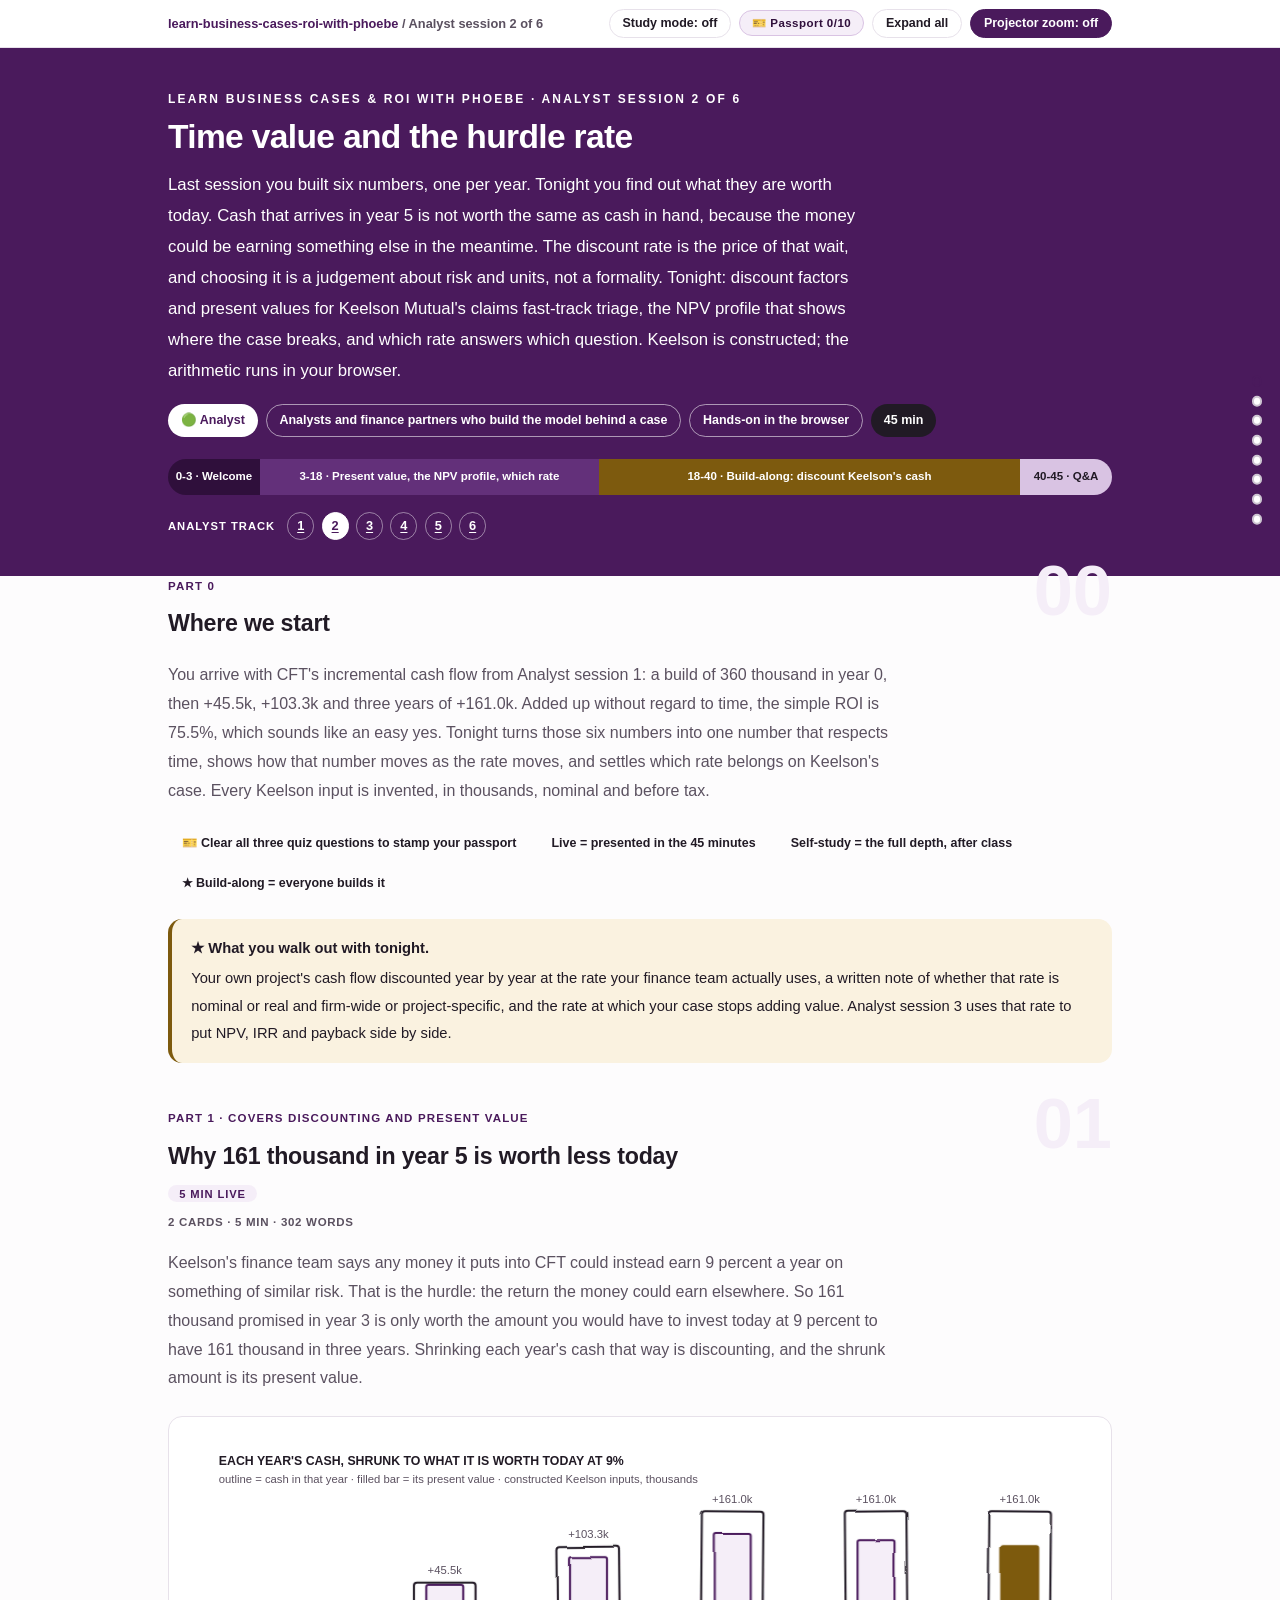
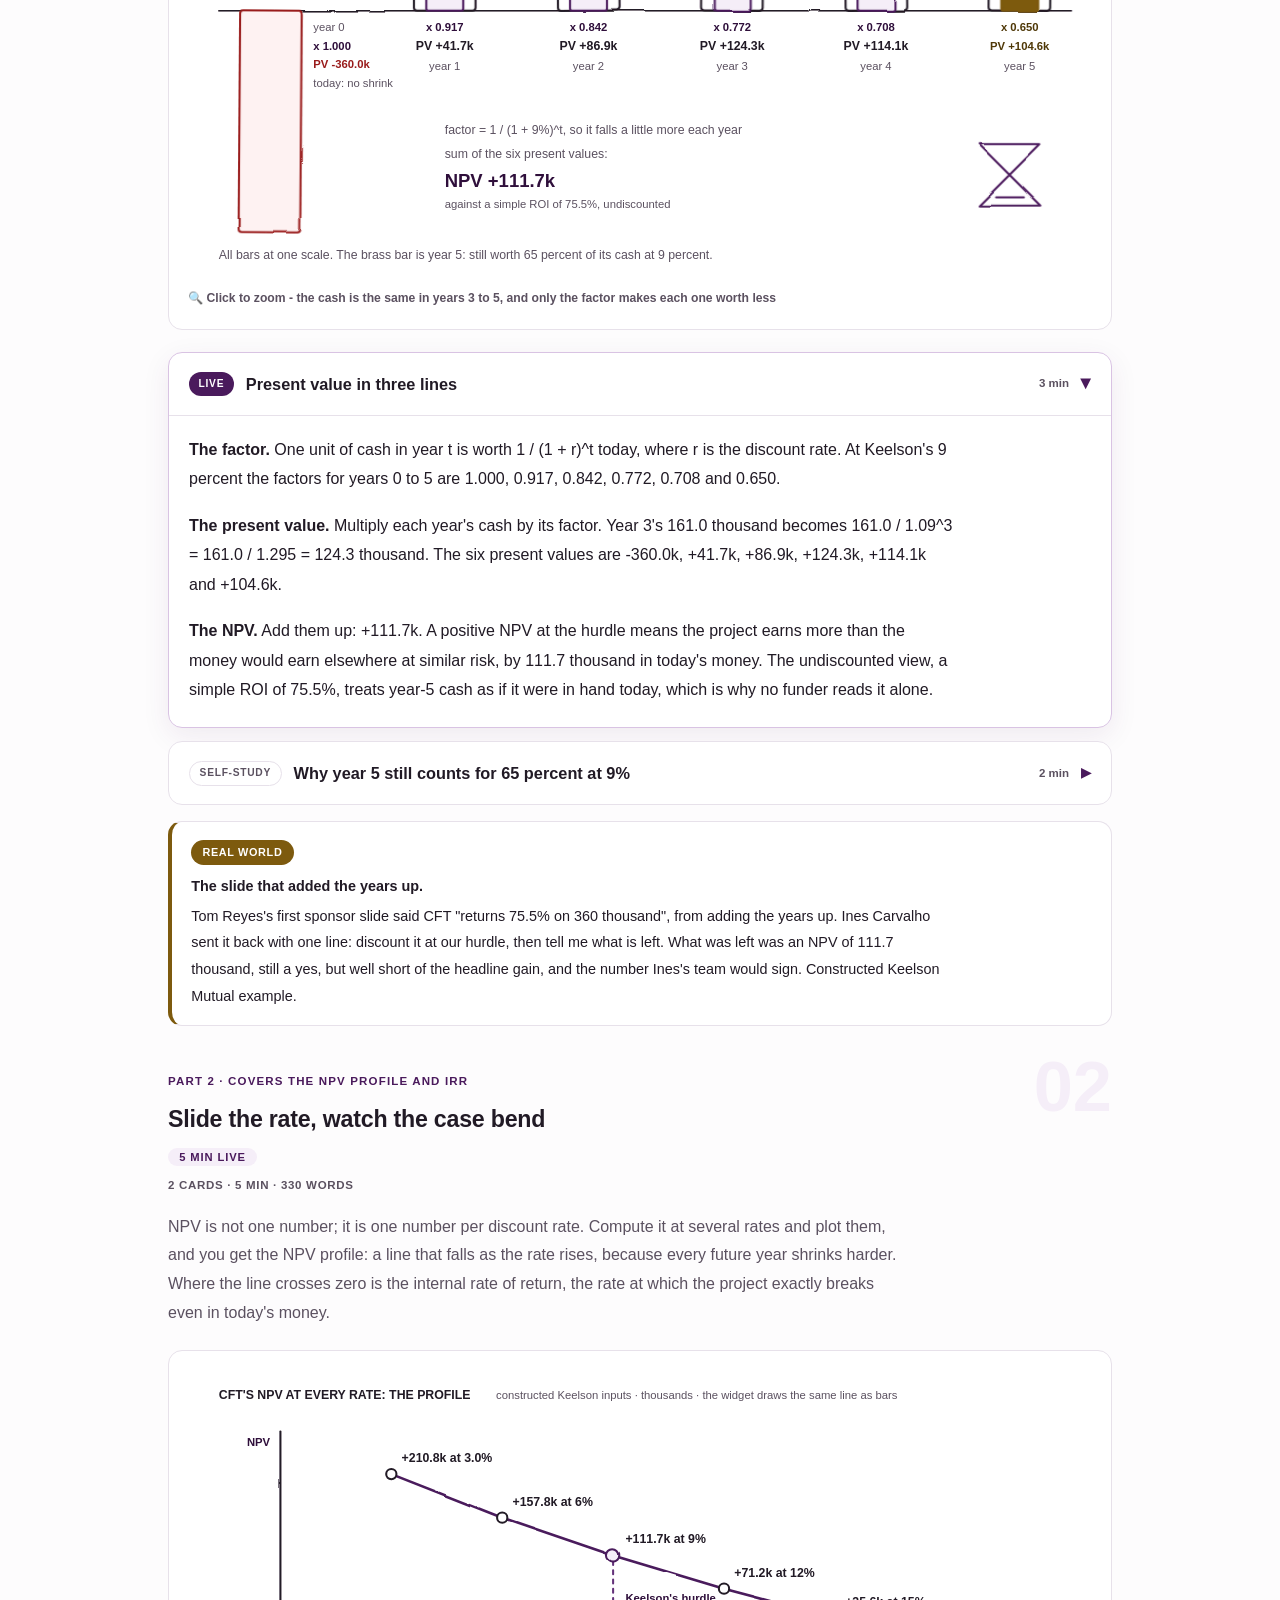
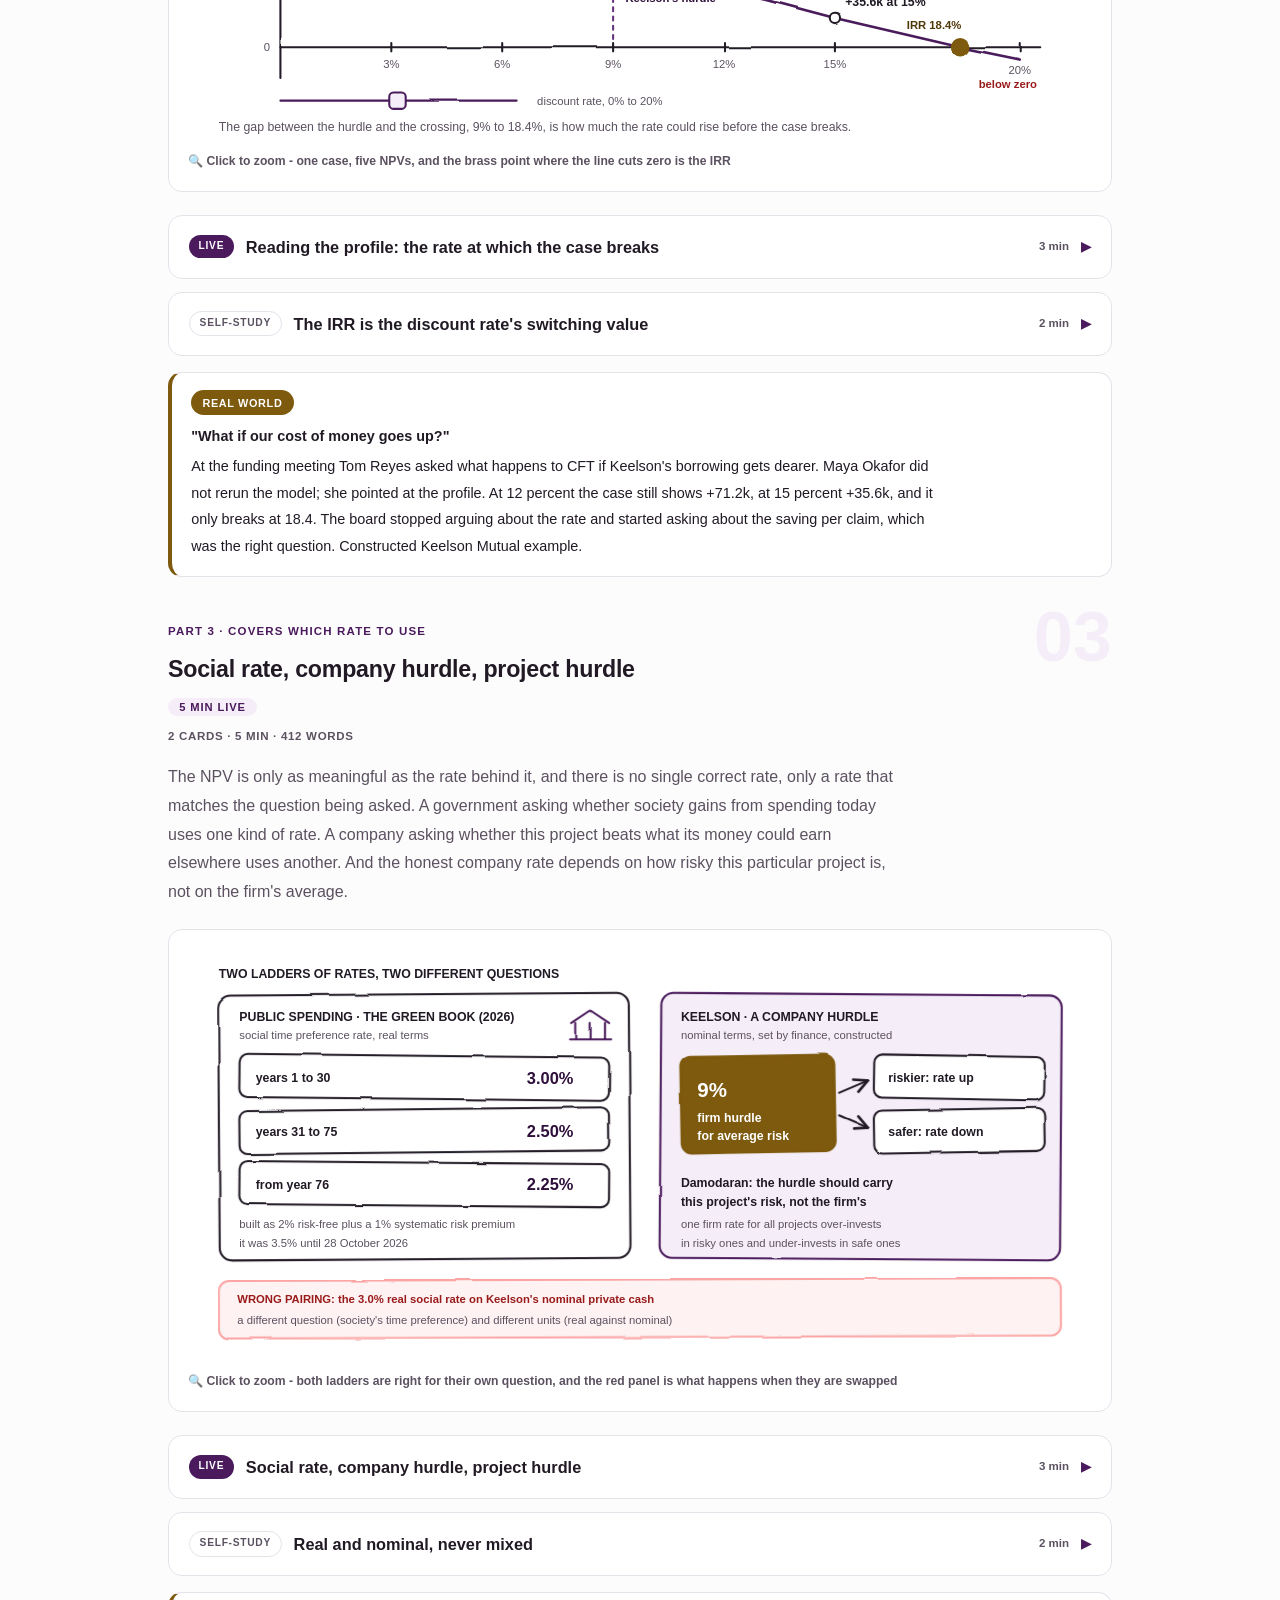
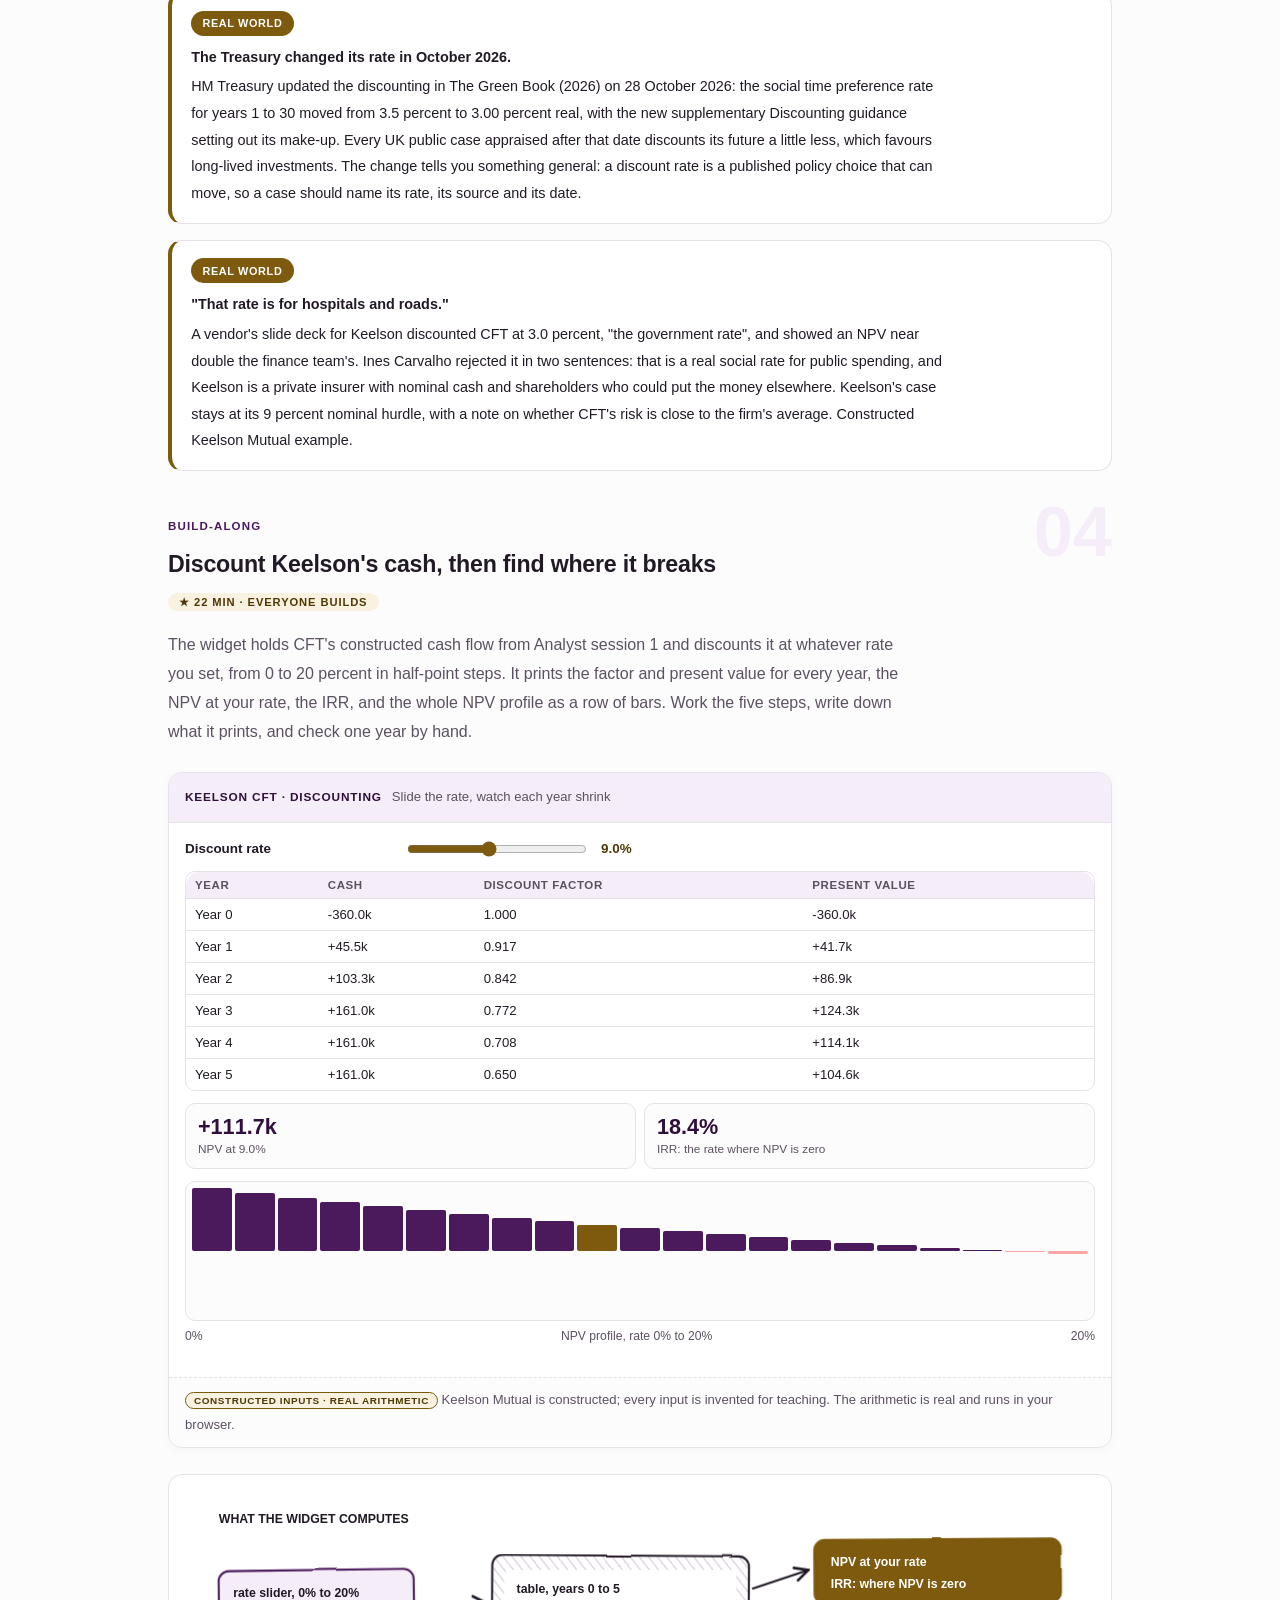
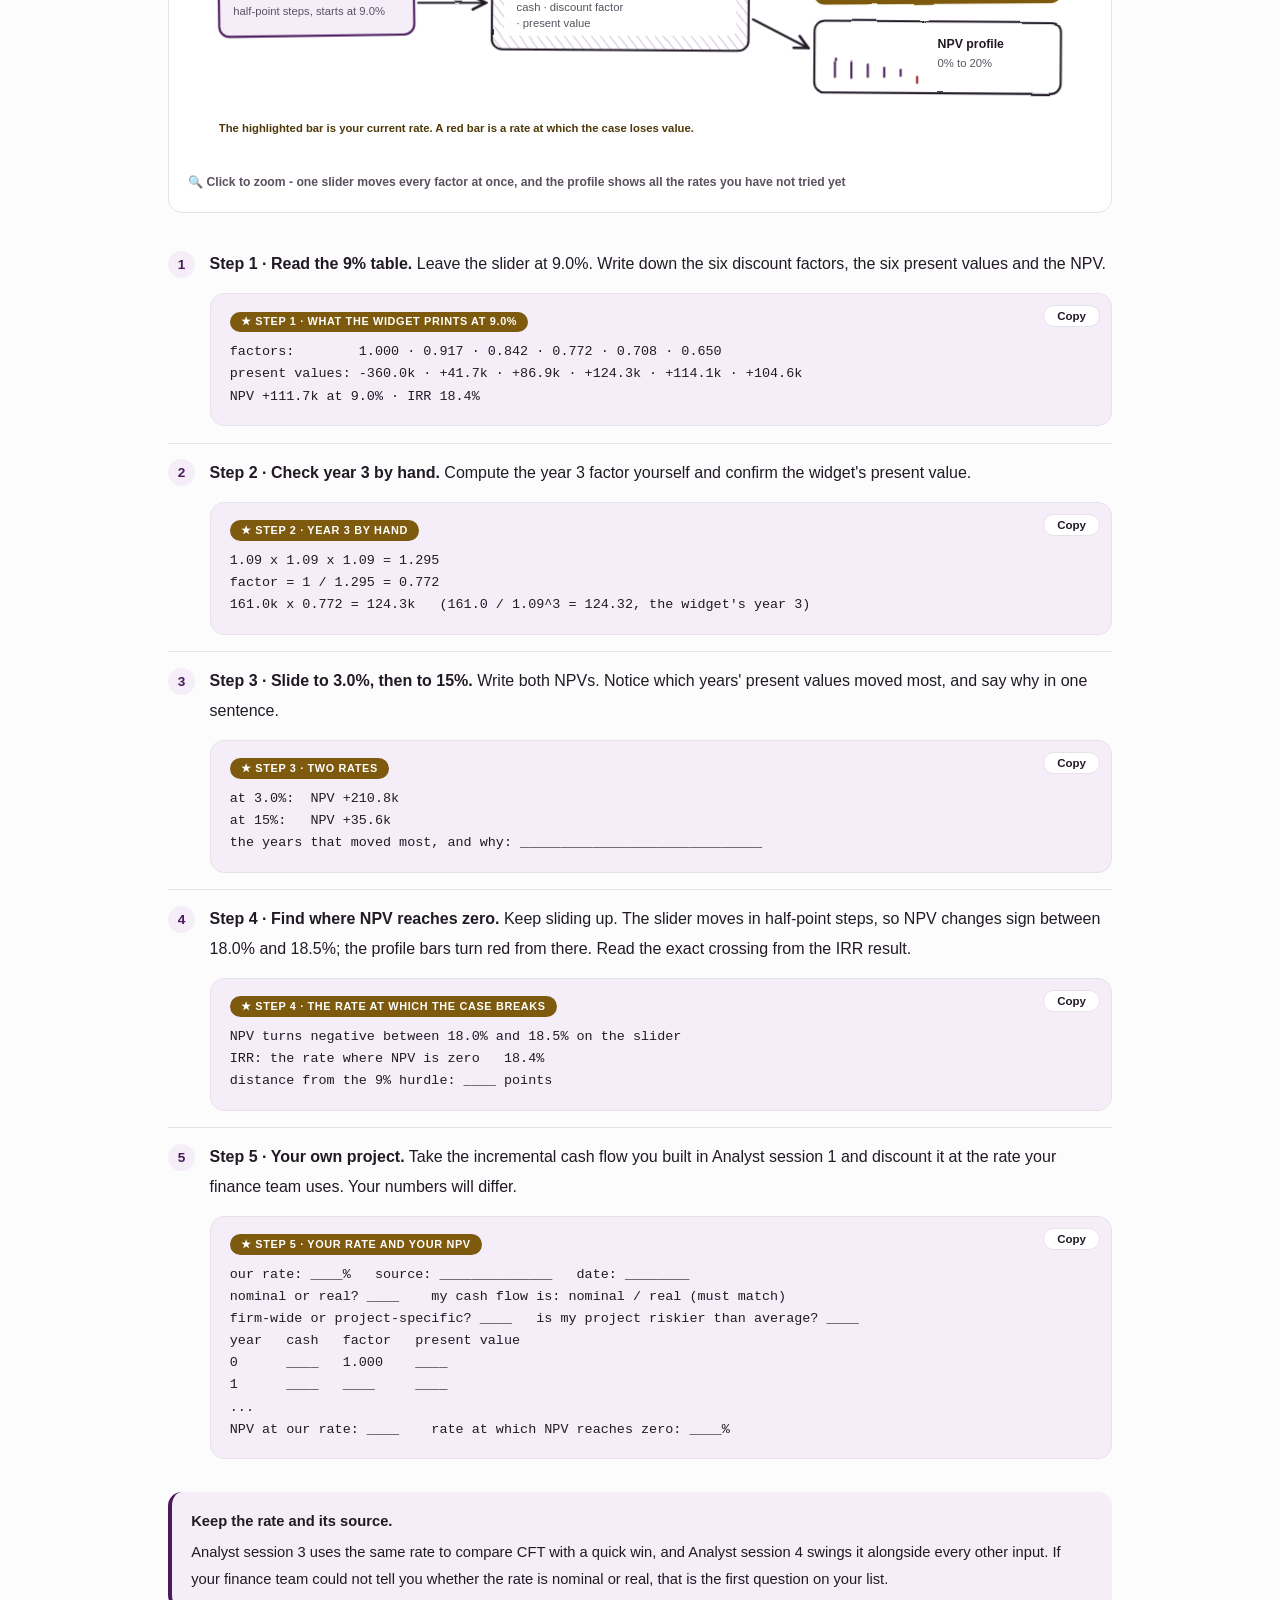
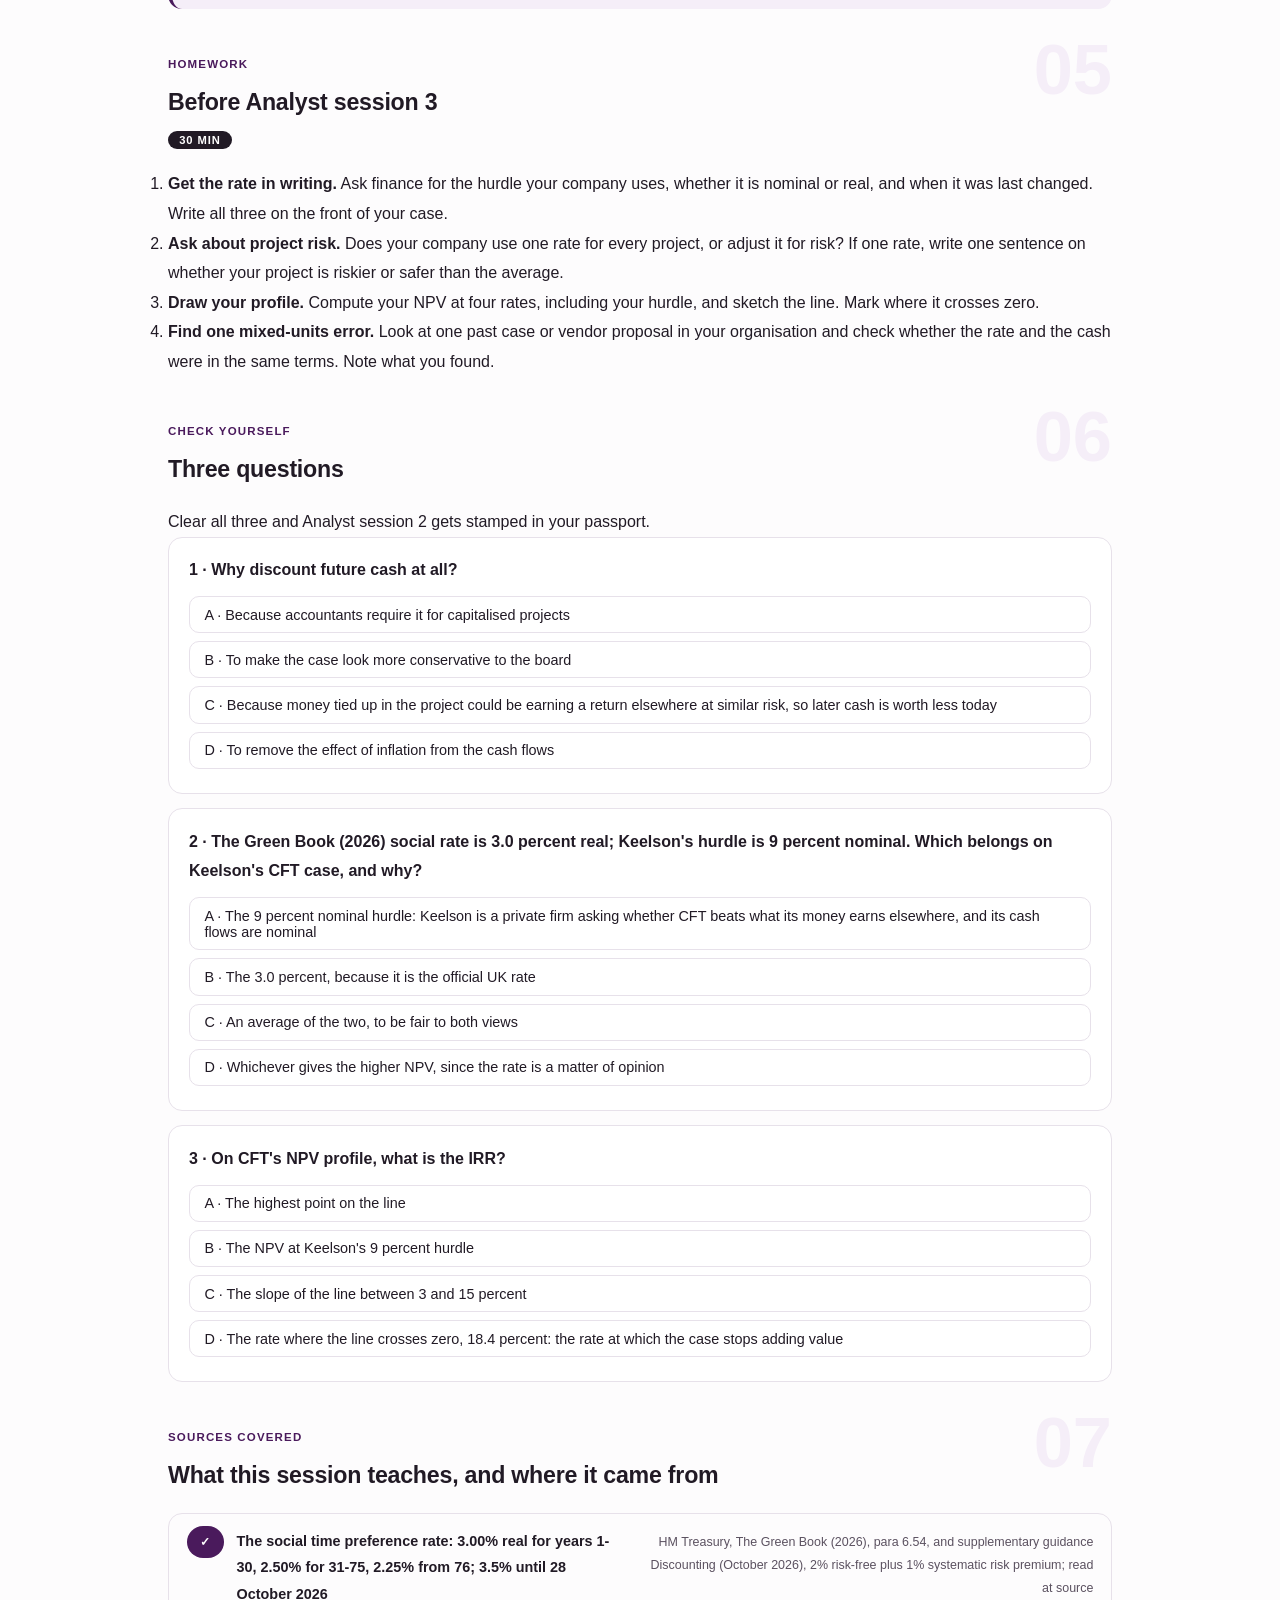
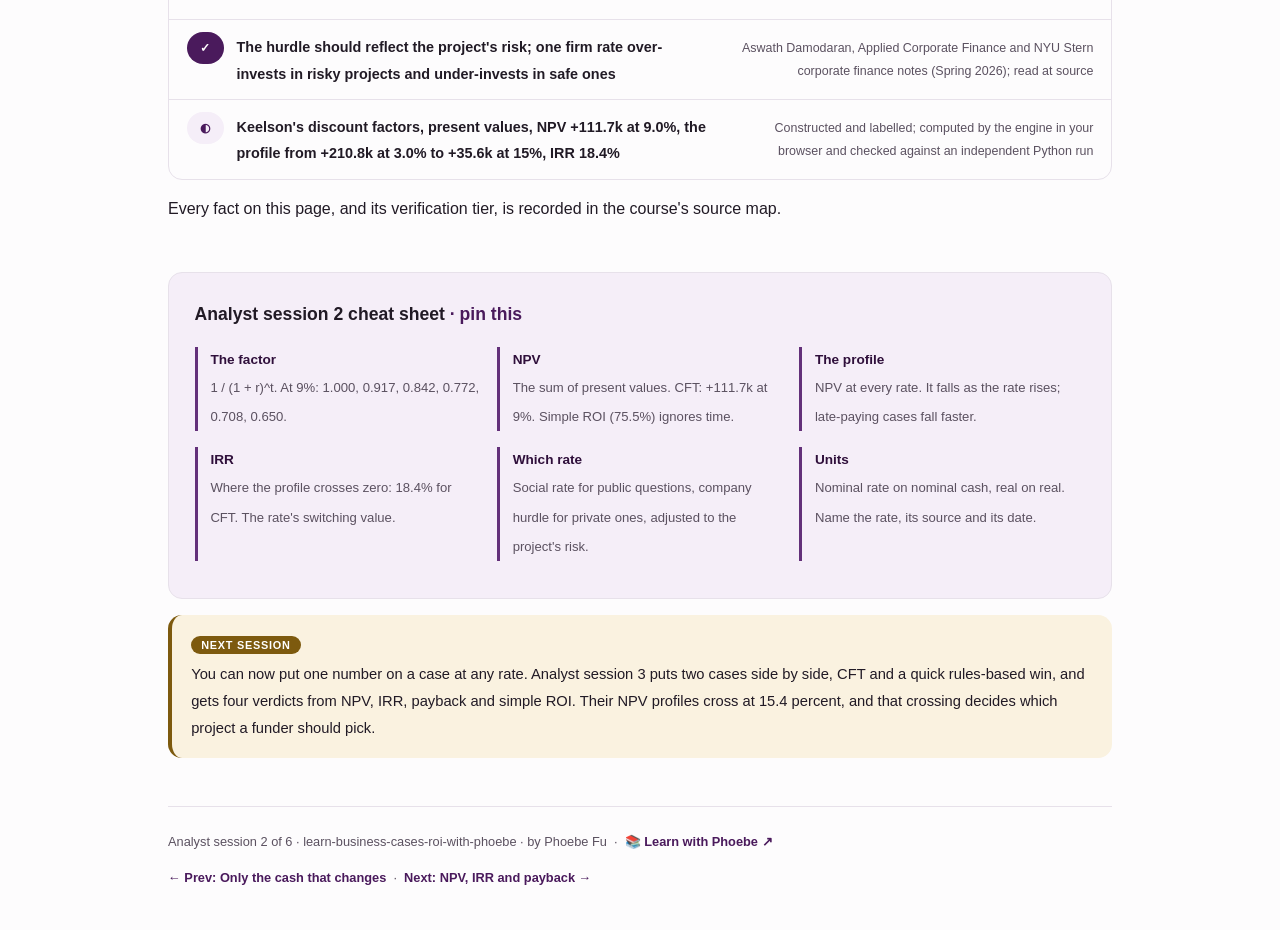
<file: courses/a2-time-value-and-the-hurdle-rate.html>
<!DOCTYPE html>
<html lang="en">
<head>
<meta charset="UTF-8">
<meta name="viewport" content="width=device-width, initial-scale=1.0">
<!-- social:start -->
<meta name="description" content="Analyst session 2 of 6. Time value and the hurdle rate: discount factors, present values, the NPV profile that crosses zero at the IRR, and which rate answers which question, from the Green Book (2026) social rate of 3.0 percent real to a company's nominal hurdle and a project-specific rate. Keelson Mutual's claims fast-track triage, constructed, computed in your browser.">
<meta property="og:type" content="article">
<meta property="og:site_name" content="Learn with Phoebe">
<meta property="og:title" content="Time value and the hurdle rate - learn business cases and ROI with phoebe">
<meta property="og:description" content="Analyst session 2 of 6. Discount factors, present value, the NPV profile and which rate to use, computed live.">
<meta property="og:url" content="https://phoebefu6.github.io/learn-business-cases-roi-with-phoebe/courses/a2-time-value-and-the-hurdle-rate.html">
<meta property="og:image" content="https://phoebefu6.github.io/learn-business-cases-roi-with-phoebe/assets/og-cover.png">
<meta property="og:image:width" content="1200">
<meta property="og:image:height" content="630">
<meta name="twitter:card" content="summary_large_image">
<meta name="twitter:title" content="Time value and the hurdle rate - learn business cases and ROI with phoebe">
<meta name="twitter:description" content="Analyst session 2 of 6. Discounting and the NPV profile, computed live.">
<meta name="twitter:image" content="https://phoebefu6.github.io/learn-business-cases-roi-with-phoebe/assets/og-cover.png">
<!-- social:end -->
<title>Analyst session 2 · Time value and the hurdle rate - learn business cases and ROI with phoebe</title>
<link rel="stylesheet" href="../assets/style.css?v=1">
</head>
<body>

<div class="toolbar">
  <div class="wrap">
    <span class="crumb"><a href="../index.html">learn-business-cases-roi-with-phoebe</a> / Analyst session 2 of 6</span>
    <button class="btn" id="toggle-all" type="button">Expand all</button>
    <button class="btn primary" id="zoom-toggle" type="button">Projector zoom: off</button>
  </div>
</div>

<header class="masthead">
  <div class="wrap">
    <div class="eyebrow">Learn Business Cases &amp; ROI with Phoebe · Analyst session 2 of 6</div>
    <h1>Time value and <span class="accent">the hurdle rate</span></h1>
    <p class="sub">Last session you built six numbers, one per year. Tonight you find out what they are worth today. Cash that arrives in year 5 is not worth the same as cash in hand, because the money could be earning something else in the meantime. The discount rate is the price of that wait, and choosing it is a judgement about risk and units, not a formality. Tonight: discount factors and present values for Keelson Mutual's claims fast-track triage, the NPV profile that shows where the case breaks, and which rate answers which question. Keelson is constructed; the arithmetic runs in your browser.</p>
    <div class="chip-row">
      <span class="chip level">🟢 Analyst</span>
      <span class="chip audience">Analysts and finance partners who build the model behind a case</span>
      <span class="chip audience">Hands-on in the browser</span>
      <span class="chip time">45 min</span>
    </div>
    <div class="agenda">
      <span class="a1" style="flex:1">0-3 · Welcome</span>
      <span class="a2" style="flex:4">3-18 · Present value, the NPV profile, which rate</span>
      <span class="a3" style="flex:5">18-40 · Build-along: discount Keelson's cash</span>
      <span class="a4" style="flex:1">40-45 · Q&amp;A</span>
    </div>
  </div>
</header>

<main class="wrap">

  <section class="section" id="intro">
    <div class="section-kicker">
      <span class="klabel">Part 0</span>
      <h2>Where we start</h2>
    </div>
    <p class="lede">You arrive with CFT's incremental cash flow from Analyst session 1: a build of 360 thousand in year 0, then +45.5k, +103.3k and three years of +161.0k. Added up without regard to time, the simple ROI is 75.5%, which sounds like an easy yes. Tonight turns those six numbers into one number that respects time, shows how that number moves as the rate moves, and settles which rate belongs on Keelson's case. Every Keelson input is invented, in thousands, nominal and before tax.</p>

    <div class="legend">
      <span class="pill">🎫 Clear all three quiz questions to stamp your passport</span>
      <span class="pill">Live = presented in the 45 minutes</span>
      <span class="pill">Self-study = the full depth, after class</span>
      <span class="pill">★ Build-along = everyone builds it</span>
    </div>

    <div class="callout win">
      <p><strong>★ What you walk out with tonight.</strong> Your own project's cash flow discounted year by year at the rate your finance team actually uses, a written note of whether that rate is nominal or real and firm-wide or project-specific, and the rate at which your case stops adding value. Analyst session 3 uses that rate to put NPV, IRR and payback side by side.</p>
    </div>
  </section>

  <section class="section" id="part-1">
    <div class="section-kicker">
      <span class="klabel">Part 1 · covers discounting and present value</span>
      <h2>Why 161 thousand in year 5 is worth less today</h2>
      <span class="tag concept">5 min live</span>
    </div>
    <p class="lede">Keelson's finance team says any money it puts into CFT could instead earn 9 percent a year on something of similar risk. That is the hurdle: the return the money could earn elsewhere. So 161 thousand promised in year 3 is only worth the amount you would have to invest today at 9 percent to have 161 thousand in three years. Shrinking each year's cash that way is discounting, and the shrunk amount is its present value.</p>

    <figure class="zoomable">
      <svg viewBox="0 0 880 430" xmlns="http://www.w3.org/2000/svg" role="img" aria-label="A hand-drawn bar chart of CFT's six cash flows at a 9 percent discount rate, with each year's cash drawn as an outline and its present value as a smaller filled bar inside it. Year 0: minus 360.0 thousand, factor 1.000, present value minus 360.0 thousand. Year 1: plus 45.5 thousand, factor 0.917, present value plus 41.7. Year 2: plus 103.3, factor 0.842, present value plus 86.9. Year 3: plus 161.0, factor 0.772, present value plus 124.3. Year 4: plus 161.0, factor 0.708, present value plus 114.1. Year 5: plus 161.0, factor 0.650, present value plus 104.6, filled in brass. The present values sum to an NPV of plus 111.7 thousand.">
        <defs>
          <filter id="a2aSk" x="-3%" y="-3%" width="106%" height="106%"><feTurbulence type="fractalNoise" baseFrequency="0.02" numOctaves="2" seed="41" result="n"/><feDisplacementMap in="SourceGraphic" in2="n" scale="2.4" xChannelSelector="R" yChannelSelector="G"/></filter>
          <pattern id="a2aHc" patternUnits="userSpaceOnUse" width="7" height="7" patternTransform="rotate(-38)"><line x1="0" y1="0" x2="0" y2="7" stroke="#4A1A5C" stroke-width="1" opacity=".5"/></pattern>
          <marker id="a2aAr" viewBox="0 0 10 10" refX="9" refY="5" markerWidth="8" markerHeight="8" orient="auto"><path d="M1 1 L9 5 L1 9" fill="none" stroke="#211A25" stroke-width="1.6" stroke-linecap="round"/></marker>
        </defs>
        <style>
          .a2aH { font: 800 12px Inter, sans-serif; fill: #211A25; }
          .a2aL { font: 600 12px Inter, sans-serif; fill: #211A25; }
          .a2aS { font: 400 11px Inter, sans-serif; fill: #5B5160; }
          .a2aB { font: 800 11px Inter, sans-serif; fill: #4F3807; }
          .a2aV { font: 800 18px Inter, sans-serif; fill: #2F0F3B; }
          .a2aA { font: 700 11px Inter, sans-serif; fill: #2F0F3B; }
          .a2aR { font: 700 11px Inter, sans-serif; fill: #991B1B; }
          .a2aN { font: 400 12px Inter, sans-serif; fill: #5B5160; }
        </style>

        <text class="a2aH" x="30" y="28">EACH YEAR'S CASH, SHRUNK TO WHAT IT IS WORTH TODAY AT 9%</text>
        <text class="a2aS" x="30" y="46">outline = cash in that year · filled bar = its present value · constructed Keelson inputs, thousands</text>

        <g filter="url(#a2aSk)" fill="none" stroke="#211A25" stroke-width="2" stroke-linecap="round" stroke-linejoin="round">
          <path d="M30 170 L860 170"/>
          <!-- year 0: cash and PV are the same -->
          <rect x="50" y="170" width="60" height="216" rx="3" transform="rotate(0.4 80 278)" fill="#FEF2F2" stroke="#991B1B"/>
          <!-- year 1 -->
          <rect x="220" y="142.7" width="60" height="27.3" rx="3" fill="#FFFFFF"/>
          <rect x="232" y="145" width="36" height="25" rx="2" fill="#F5EEF8" stroke="#4A1A5C"/>
          <!-- year 2 -->
          <rect x="360" y="108" width="60" height="62" rx="3" transform="rotate(-0.6 390 139)" fill="#FFFFFF"/>
          <rect x="372" y="117.9" width="36" height="52.1" rx="2" fill="#F5EEF8" stroke="#4A1A5C"/>
          <!-- year 3 -->
          <rect x="500" y="73.4" width="60" height="96.6" rx="3" transform="rotate(0.5 530 122)" fill="#FFFFFF"/>
          <rect x="512" y="95.4" width="36" height="74.6" rx="2" fill="#F5EEF8" stroke="#4A1A5C"/>
          <!-- year 4 -->
          <rect x="640" y="73.4" width="60" height="96.6" rx="3" transform="rotate(-0.5 670 122)" fill="#FFFFFF"/>
          <rect x="652" y="101.5" width="36" height="68.5" rx="2" fill="#F5EEF8" stroke="#4A1A5C"/>
          <!-- year 5 -->
          <rect x="780" y="73.4" width="60" height="96.6" rx="3" transform="rotate(0.5 810 122)" fill="#FFFFFF"/>
          <rect x="792" y="107.2" width="36" height="62.8" rx="2" fill="#7D5A0E" stroke="#7D5A0E"/>
          <!-- doodle: an hourglass, time doing the shrinking -->
          <path d="M770 300 L830 300 L800 330 L830 360 L770 360 L800 330 Z" stroke="#4A1A5C"/>
          <path d="M786 352 L814 352" stroke="#4A1A5C"/>
        </g>

        <text class="a2aS" x="250" y="134" text-anchor="middle">+45.5k</text>
        <text class="a2aS" x="390" y="99" text-anchor="middle">+103.3k</text>
        <text class="a2aS" x="530" y="65" text-anchor="middle">+161.0k</text>
        <text class="a2aS" x="670" y="65" text-anchor="middle">+161.0k</text>
        <text class="a2aS" x="810" y="65" text-anchor="middle">+161.0k</text>

        <text class="a2aA" x="250" y="190" text-anchor="middle">x 0.917</text>
        <text class="a2aA" x="390" y="190" text-anchor="middle">x 0.842</text>
        <text class="a2aA" x="530" y="190" text-anchor="middle">x 0.772</text>
        <text class="a2aA" x="670" y="190" text-anchor="middle">x 0.708</text>
        <text class="a2aB" x="810" y="190" text-anchor="middle">x 0.650</text>

        <text class="a2aL" x="250" y="208" text-anchor="middle">PV +41.7k</text>
        <text class="a2aL" x="390" y="208" text-anchor="middle">PV +86.9k</text>
        <text class="a2aL" x="530" y="208" text-anchor="middle">PV +124.3k</text>
        <text class="a2aL" x="670" y="208" text-anchor="middle">PV +114.1k</text>
        <text class="a2aB" x="810" y="208" text-anchor="middle">PV +104.6k</text>

        <text class="a2aS" x="250" y="228" text-anchor="middle">year 1</text>
        <text class="a2aS" x="390" y="228" text-anchor="middle">year 2</text>
        <text class="a2aS" x="530" y="228" text-anchor="middle">year 3</text>
        <text class="a2aS" x="670" y="228" text-anchor="middle">year 4</text>
        <text class="a2aS" x="810" y="228" text-anchor="middle">year 5</text>

        <text class="a2aS" x="122" y="190">year 0</text>
        <text class="a2aA" x="122" y="208">x 1.000</text>
        <text class="a2aR" x="122" y="226">PV -360.0k</text>
        <text class="a2aS" x="122" y="244">today: no shrink</text>

        <text class="a2aN" x="250" y="290">factor = 1 / (1 + 9%)^t, so it falls a little more each year</text>
        <text class="a2aN" x="250" y="314">sum of the six present values:</text>
        <text class="a2aV" x="250" y="342">NPV +111.7k</text>
        <text class="a2aS" x="250" y="362">against a simple ROI of 75.5%, undiscounted</text>

        <text class="a2aN" x="30" y="412">All bars at one scale. The brass bar is year 5: still worth 65 percent of its cash at 9 percent.</text>
      </svg>
      <figcaption>🔍 Click to zoom - the cash is the same in years 3 to 5, and only the factor makes each one worth less</figcaption>
    </figure>

    <details class="card" open>
      <summary><span class="mode live">Live</span>Present value in three lines<span class="mini">3 min</span><span class="caret">▶</span></summary>
      <div class="body">
        <p><strong>The factor.</strong> One unit of cash in year t is worth 1 / (1 + r)^t today, where r is the discount rate. At Keelson's 9 percent the factors for years 0 to 5 are 1.000, 0.917, 0.842, 0.772, 0.708 and 0.650.</p>
        <p><strong>The present value.</strong> Multiply each year's cash by its factor. Year 3's 161.0 thousand becomes 161.0 / 1.09^3 = 161.0 / 1.295 = 124.3 thousand. The six present values are -360.0k, +41.7k, +86.9k, +124.3k, +114.1k and +104.6k.</p>
        <p><strong>The NPV.</strong> Add them up: +111.7k. A positive NPV at the hurdle means the project earns more than the money would earn elsewhere at similar risk, by 111.7 thousand in today's money. The undiscounted view, a simple ROI of 75.5%, treats year-5 cash as if it were in hand today, which is why no funder reads it alone.</p>
      </div>
    </details>

    <details class="card">
      <summary><span class="mode self">Self-study</span>Why year 5 still counts for 65 percent at 9%<span class="mini">2 min</span><span class="caret">▶</span></summary>
      <div class="body">
        <p>People expect discounting to wipe out late years, and at modest rates over short horizons it does not. At 9 percent, 1.09^5 is about 1.539, so year 5's factor is 1 / 1.539 = 0.650: the last year of CFT's benefit still keeps 65 percent of its face value, 104.6 thousand of the 161.0. Discounting compounds, so the bite grows with time and with the rate, but in a five-year case it trims rather than erases.</p>
        <p>Two consequences for your own model. First, the years of benefit you assume matter a lot: a sixth year would add another sizeable slice, which is why Analyst session 4 swings the years of benefit and finds it the fourth most powerful input. Second, the late years are also the least certain ones, and discounting is not the place to price that doubt; a range is. Analyst session 5 does that. Raising the rate to cover "it might not happen" mixes two jobs into one number nobody can audit.</p>
      </div>
    </details>

    <div class="callout example">
      <span class="ex-pill">Real world</span>
      <p><strong>The slide that added the years up.</strong> Tom Reyes's first sponsor slide said CFT "returns 75.5% on 360 thousand", from adding the years up. Ines Carvalho sent it back with one line: discount it at our hurdle, then tell me what is left. What was left was an NPV of 111.7 thousand, still a yes, but well short of the headline gain, and the number Ines's team would sign. Constructed Keelson Mutual example.</p>
    </div>
  </section>

  <section class="section" id="part-2">
    <div class="section-kicker">
      <span class="klabel">Part 2 · covers the NPV profile and IRR</span>
      <h2>Slide the rate, watch the case bend</h2>
      <span class="tag concept">5 min live</span>
    </div>
    <p class="lede">NPV is not one number; it is one number per discount rate. Compute it at several rates and plot them, and you get the NPV profile: a line that falls as the rate rises, because every future year shrinks harder. Where the line crosses zero is the internal rate of return, the rate at which the project exactly breaks even in today's money.</p>

    <figure class="zoomable">
      <svg viewBox="0 0 880 360" xmlns="http://www.w3.org/2000/svg" role="img" aria-label="A hand-drawn NPV profile for CFT. The horizontal axis is the discount rate from 0 to 20 percent; the vertical axis is NPV in thousands. Points: 3.0 percent, plus 210.8 thousand; 6 percent, plus 157.8; 9 percent, Keelson's hurdle, plus 111.7; 12 percent, plus 71.2; 15 percent, plus 35.6. The line crosses zero at 18.4 percent, the IRR, marked in brass, and dips slightly below zero after it.">
        <defs>
          <filter id="a2bSk" x="-3%" y="-3%" width="106%" height="106%"><feTurbulence type="fractalNoise" baseFrequency="0.02" numOctaves="2" seed="47" result="n"/><feDisplacementMap in="SourceGraphic" in2="n" scale="2.4" xChannelSelector="R" yChannelSelector="G"/></filter>
          <pattern id="a2bHc" patternUnits="userSpaceOnUse" width="7" height="7" patternTransform="rotate(-38)"><line x1="0" y1="0" x2="0" y2="7" stroke="#4A1A5C" stroke-width="1" opacity=".5"/></pattern>
          <marker id="a2bAr" viewBox="0 0 10 10" refX="9" refY="5" markerWidth="8" markerHeight="8" orient="auto"><path d="M1 1 L9 5 L1 9" fill="none" stroke="#211A25" stroke-width="1.6" stroke-linecap="round"/></marker>
        </defs>
        <style>
          .a2bH { font: 800 12px Inter, sans-serif; fill: #211A25; }
          .a2bL { font: 600 12px Inter, sans-serif; fill: #211A25; }
          .a2bS { font: 400 11px Inter, sans-serif; fill: #5B5160; }
          .a2bB { font: 800 11px Inter, sans-serif; fill: #4F3807; }
          .a2bA { font: 700 11px Inter, sans-serif; fill: #2F0F3B; }
          .a2bR { font: 700 11px Inter, sans-serif; fill: #991B1B; }
          .a2bN { font: 400 12px Inter, sans-serif; fill: #5B5160; }
        </style>

        <text class="a2bH" x="30" y="28">CFT'S NPV AT EVERY RATE: THE PROFILE</text>
        <text class="a2bS" x="300" y="28">constructed Keelson inputs · thousands · the widget draws the same line as bars</text>

        <g filter="url(#a2bSk)" fill="none" stroke="#211A25" stroke-width="2" stroke-linecap="round" stroke-linejoin="round">
          <!-- axes -->
          <path d="M90 60 L90 300"/>
          <path d="M90 270 L830 270"/>
          <!-- tick marks -->
          <path d="M198 266 L198 274 M306 266 L306 274 M414 266 L414 274 M522 266 L522 274 M630 266 L630 274 M810 266 L810 274"/>
          <!-- the profile -->
          <path d="M198 101.4 L306 143.8 L414 180.6 L522 213 L630 241.5 L752 270 L810 282" stroke="#4A1A5C" stroke-width="2.6"/>
          <!-- hurdle marker -->
          <path d="M414 186 L414 264" stroke="#63307A" stroke-dasharray="4 5"/>
          <!-- points -->
          <circle cx="198" cy="101.4" r="5" fill="#FFFFFF"/>
          <circle cx="306" cy="143.8" r="5" fill="#FFFFFF"/>
          <circle cx="414" cy="180.6" r="6" fill="#F5EEF8" stroke="#4A1A5C"/>
          <circle cx="522" cy="213" r="5" fill="#FFFFFF"/>
          <circle cx="630" cy="241.5" r="5" fill="#FFFFFF"/>
          <circle cx="752" cy="270" r="8" fill="#7D5A0E" stroke="#7D5A0E"/>
          <!-- doodle: a slider knob on the rate axis -->
          <path d="M90 322 L320 322" stroke="#4A1A5C"/>
          <rect x="196" y="314" width="16" height="16" rx="4" fill="#F5EEF8" stroke="#4A1A5C"/>
        </g>

        <text class="a2bA" x="80" y="74" text-anchor="end">NPV</text>
        <text class="a2bS" x="80" y="274" text-anchor="end">0</text>

        <text class="a2bS" x="198" y="290" text-anchor="middle">3%</text>
        <text class="a2bS" x="306" y="290" text-anchor="middle">6%</text>
        <text class="a2bS" x="414" y="290" text-anchor="middle">9%</text>
        <text class="a2bS" x="522" y="290" text-anchor="middle">12%</text>
        <text class="a2bS" x="630" y="290" text-anchor="middle">15%</text>
        <text class="a2bS" x="810" y="296" text-anchor="middle">20%</text>

        <text class="a2bL" x="208" y="90">+210.8k at 3.0%</text>
        <text class="a2bL" x="316" y="132">+157.8k at 6%</text>
        <text class="a2bL" x="426" y="168">+111.7k at 9%</text>
        <text class="a2bA" x="426" y="226">Keelson's hurdle</text>
        <text class="a2bL" x="532" y="202">+71.2k at 12%</text>
        <text class="a2bL" x="640" y="230">+35.6k at 15%</text>

        <text class="a2bB" x="700" y="252">IRR 18.4%</text>
        <text class="a2bR" x="770" y="310">below zero</text>

        <text class="a2bS" x="340" y="326">discount rate, 0% to 20%</text>
        <text class="a2bN" x="30" y="352">The gap between the hurdle and the crossing, 9% to 18.4%, is how much the rate could rise before the case breaks.</text>
      </svg>
      <figcaption>🔍 Click to zoom - one case, five NPVs, and the brass point where the line cuts zero is the IRR</figcaption>
    </figure>

    <details class="card">
      <summary><span class="mode live">Live</span>Reading the profile: the rate at which the case breaks<span class="mini">3 min</span><span class="caret">▶</span></summary>
      <div class="body">
        <p><strong>It slopes down.</strong> CFT spends first and earns later, so a higher rate punishes it: +210.8k at 3.0 percent, +157.8k at 6, +111.7k at 9, +71.2k at 12, +35.6k at 15. The steeper the line, the more the case depends on the rate, and late-paying projects are always steeper than early-paying ones.</p>
        <p><strong>It crosses zero once.</strong> At 18.4 percent CFT's present values sum to nothing. That is the IRR. Above it the project destroys value; below it, value is created. Because CFT has one sign change (cash out, then cash in), there is exactly one crossing.</p>
        <p><strong>Read the distance, not just the point.</strong> Keelson's hurdle sits at 9 percent and the line crosses at 18.4, so the rate would have to roughly double before CFT stopped paying. That distance is what makes the discount rate the least worrying input in CFT's model, as Analyst session 4's tornado will show.</p>
      </div>
    </details>

    <details class="card">
      <summary><span class="mode self">Self-study</span>The IRR is the discount rate's switching value<span class="mini">2 min</span><span class="caret">▶</span></summary>
      <div class="body">
        <p>A switching value is the value an input would have to reach for the case to stop adding value. Do that for the discount rate and you get the IRR: 18.4 percent, the rate at which NPV is exactly zero. So the IRR is not a separate kind of truth about a project; it is one switching value among many, the one for the rate. Analyst session 4 computes the switching value for every input and finds the discount rate needs to rise by 104.7 percent from its base to break the case, which is the same fact as the IRR seen from the other side.</p>
        <p>Two cautions carry over. A profile that crosses zero more than once, which happens when the cash flow changes sign more than once, has more than one IRR, and Analyst session 3 builds one. And when two projects compete, their profiles can cross each other, so the one with the higher IRR is not always the one with the higher NPV at your hurdle. Aswath Damodaran makes both points; Analyst session 3 works them through.</p>
      </div>
    </details>

    <div class="callout example">
      <span class="ex-pill">Real world</span>
      <p><strong>"What if our cost of money goes up?"</strong> At the funding meeting Tom Reyes asked what happens to CFT if Keelson's borrowing gets dearer. Maya Okafor did not rerun the model; she pointed at the profile. At 12 percent the case still shows +71.2k, at 15 percent +35.6k, and it only breaks at 18.4. The board stopped arguing about the rate and started asking about the saving per claim, which was the right question. Constructed Keelson Mutual example.</p>
    </div>
  </section>

  <section class="section" id="part-3">
    <div class="section-kicker">
      <span class="klabel">Part 3 · covers which rate to use</span>
      <h2>Social rate, company hurdle, project hurdle</h2>
      <span class="tag concept">5 min live</span>
    </div>
    <p class="lede">The NPV is only as meaningful as the rate behind it, and there is no single correct rate, only a rate that matches the question being asked. A government asking whether society gains from spending today uses one kind of rate. A company asking whether this project beats what its money could earn elsewhere uses another. And the honest company rate depends on how risky this particular project is, not on the firm's average.</p>

    <figure class="zoomable">
      <svg viewBox="0 0 880 400" xmlns="http://www.w3.org/2000/svg" role="img" aria-label="Two hand-drawn ladders of rates side by side. Left, public spending under The Green Book (2026), a real social time preference rate: 3.00 percent for years 1 to 30, 2.50 percent for years 31 to 75, 2.25 percent from year 76, built as 2 percent risk-free plus a 1 percent systematic risk premium. Right, Keelson's company hurdle: 9 percent nominal, set by finance and constructed, filled in brass, with two arrows for a project-risk adjustment: a riskier project gets a higher rate, a safer one a lower rate. A red panel at the bottom marks the wrong pairing: the 3.0 percent real social rate applied to Keelson's nominal private cash.">
        <defs>
          <filter id="a2cSk" x="-3%" y="-3%" width="106%" height="106%"><feTurbulence type="fractalNoise" baseFrequency="0.02" numOctaves="2" seed="53" result="n"/><feDisplacementMap in="SourceGraphic" in2="n" scale="2.4" xChannelSelector="R" yChannelSelector="G"/></filter>
          <pattern id="a2cHc" patternUnits="userSpaceOnUse" width="7" height="7" patternTransform="rotate(-38)"><line x1="0" y1="0" x2="0" y2="7" stroke="#4A1A5C" stroke-width="1" opacity=".5"/></pattern>
          <marker id="a2cAr" viewBox="0 0 10 10" refX="9" refY="5" markerWidth="8" markerHeight="8" orient="auto"><path d="M1 1 L9 5 L1 9" fill="none" stroke="#211A25" stroke-width="1.6" stroke-linecap="round"/></marker>
        </defs>
        <style>
          .a2cH { font: 800 12px Inter, sans-serif; fill: #211A25; }
          .a2cL { font: 600 12px Inter, sans-serif; fill: #211A25; }
          .a2cS { font: 400 11px Inter, sans-serif; fill: #5B5160; }
          .a2cV { font: 800 16px Inter, sans-serif; fill: #2F0F3B; }
          .a2cW { font: 800 12px Inter, sans-serif; fill: #FFFFFF; }
          .a2cX { font: 800 20px Inter, sans-serif; fill: #FFFFFF; }
          .a2cR { font: 700 11px Inter, sans-serif; fill: #991B1B; }
          .a2cN { font: 400 12px Inter, sans-serif; fill: #5B5160; }
        </style>

        <text class="a2cH" x="30" y="28">TWO LADDERS OF RATES, TWO DIFFERENT QUESTIONS</text>

        <g filter="url(#a2cSk)" fill="none" stroke="#211A25" stroke-width="2" stroke-linecap="round" stroke-linejoin="round">
          <rect x="30" y="44" width="400" height="258" rx="12" transform="rotate(-0.4 230 173)" fill="#FFFFFF"/>
          <rect x="460" y="44" width="390" height="258" rx="12" transform="rotate(0.4 655 173)" fill="#F5EEF8" stroke="#4A1A5C"/>
          <!-- left ladder rungs -->
          <rect x="50" y="104" width="360" height="42" rx="8" transform="rotate(0.6 230 125)" fill="#FFFFFF"/>
          <rect x="50" y="156" width="360" height="42" rx="8" transform="rotate(-0.6 230 177)" fill="#FFFFFF"/>
          <rect x="50" y="208" width="360" height="42" rx="8" transform="rotate(0.5 230 229)" fill="#FFFFFF"/>
          <!-- right: the firm hurdle -->
          <rect x="480" y="104" width="150" height="94" rx="10" transform="rotate(-1 555 151)" fill="#7D5A0E" stroke="#7D5A0E"/>
          <rect x="668" y="104" width="166" height="42" rx="8" transform="rotate(1 751 125)" fill="#FFFFFF"/>
          <rect x="668" y="156" width="166" height="42" rx="8" transform="rotate(-1 751 177)" fill="#FFFFFF"/>
          <path d="M634 140 L662 128" marker-end="url(#a2cAr)"/>
          <path d="M634 162 L662 174" marker-end="url(#a2cAr)"/>
          <!-- doodle: a little public building on the left panel -->
          <path d="M374 72 L392 60 L410 72 M378 72 L378 88 M406 72 L406 88 M372 88 L412 88 M392 72 L392 88" stroke="#4A1A5C"/>
          <!-- wrong-way panel -->
          <rect x="30" y="322" width="820" height="56" rx="10" transform="rotate(-0.2 440 350)" fill="#FEF2F2" stroke="#FCA5A5"/>
        </g>

        <text class="a2cH" x="50" y="70">PUBLIC SPENDING · THE GREEN BOOK (2026)</text>
        <text class="a2cS" x="50" y="88">social time preference rate, real terms</text>

        <text class="a2cL" x="66" y="130">years 1 to 30</text>
        <text class="a2cV" x="330" y="131">3.00%</text>
        <text class="a2cL" x="66" y="182">years 31 to 75</text>
        <text class="a2cV" x="330" y="183">2.50%</text>
        <text class="a2cL" x="66" y="234">from year 76</text>
        <text class="a2cV" x="330" y="235">2.25%</text>

        <text class="a2cS" x="50" y="272">built as 2% risk-free plus a 1% systematic risk premium</text>
        <text class="a2cS" x="50" y="290">it was 3.5% until 28 October 2026</text>

        <text class="a2cH" x="480" y="70">KEELSON · A COMPANY HURDLE</text>
        <text class="a2cS" x="480" y="88">nominal terms, set by finance, constructed</text>

        <text class="a2cX" x="496" y="144">9%</text>
        <text class="a2cW" x="496" y="168">firm hurdle</text>
        <text class="a2cW" x="496" y="186">for average risk</text>

        <text class="a2cL" x="682" y="130">riskier: rate up</text>
        <text class="a2cL" x="682" y="182">safer: rate down</text>

        <text class="a2cL" x="480" y="232">Damodaran: the hurdle should carry</text>
        <text class="a2cL" x="480" y="250">this project's risk, not the firm's</text>
        <text class="a2cS" x="480" y="272">one firm rate for all projects over-invests</text>
        <text class="a2cS" x="480" y="290">in risky ones and under-invests in safe ones</text>

        <text class="a2cR" x="48" y="345">WRONG PAIRING: the 3.0% real social rate on Keelson's nominal private cash</text>
        <text class="a2cS" x="48" y="365">a different question (society's time preference) and different units (real against nominal)</text>
      </svg>
      <figcaption>🔍 Click to zoom - both ladders are right for their own question, and the red panel is what happens when they are swapped</figcaption>
    </figure>

    <details class="card">
      <summary><span class="mode live">Live</span>Social rate, company hurdle, project hurdle<span class="mini">3 min</span><span class="caret">▶</span></summary>
      <div class="body">
        <p><strong>The social rate.</strong> HM Treasury, The Green Book (2026) sets the social time preference rate for UK public appraisal at 3.00 percent in real terms for years 1 to 30, 2.50 percent for years 31 to 75 and 2.25 percent from year 76 (para 6.54). Its supplementary Discounting guidance of October 2026 builds it from a 2 percent risk-free rate plus a 1 percent systematic risk premium. It answers a public question: how much society prefers value now over value later.</p>
        <p><strong>The company hurdle.</strong> Keelson's 9 percent is set by its finance team, in nominal terms, as the return its money must beat. It is a constructed policy number on these pages, not an estimate of Keelson's cost of capital from market data. It answers a private question: does this project beat what the money would earn elsewhere?</p>
        <p><strong>The project hurdle.</strong> Aswath Damodaran's rule is that the hurdle should reflect the risk of the project, not of the firm: a riskier project needs a higher rate. A firm that uses one rate for everything ends up over-investing in its risky projects, which look better than they are, and under-investing in its safe ones, which look worse. A CFT built on proven rules and a few years of claims history may well deserve a different rate from an untested generative model, even inside the same insurer.</p>
      </div>
    </details>

    <details class="card">
      <summary><span class="mode self">Self-study</span>Real and nominal, never mixed<span class="mini">2 min</span><span class="caret">▶</span></summary>
      <div class="body">
        <p>A nominal figure includes inflation; a real figure has it taken out. Keelson's cash flows are nominal: the 14 saved per claim is in the money of the year it is saved, wage rises and all. So the rate on them must be nominal too. Discount nominal cash at a real rate and you count inflation as growth in the numerator without charging for it in the denominator, which flatters every late year. Discount real cash at a nominal rate and you punish the project twice for inflation.</p>
        <p>The Green Book's 3.0 percent is a real rate because public appraisal works in real prices. Putting it on Keelson's nominal cash commits the first error, on top of asking the wrong question. The rule fits on a sticky note: nominal rate on nominal cash, real rate on real cash, and write which one you used on the front page of the case. Estimating a company's cost of capital from market data (beta, CAPM) is a separate skill and is not covered here; for valuing a whole company rather than one project, see <a href="https://phoebefu6.github.io/learn-value-investing-with-phoebe/courses/p4-a-dcf-by-hand.html">Learn Value Investing, session 4 ↗</a>.</p>
      </div>
    </details>

    <div class="callout example">
      <span class="ex-pill">Real world</span>
      <p><strong>The Treasury changed its rate in October 2026.</strong> HM Treasury updated the discounting in The Green Book (2026) on 28 October 2026: the social time preference rate for years 1 to 30 moved from 3.5 percent to 3.00 percent real, with the new supplementary Discounting guidance setting out its make-up. Every UK public case appraised after that date discounts its future a little less, which favours long-lived investments. The change tells you something general: a discount rate is a published policy choice that can move, so a case should name its rate, its source and its date.</p>
    </div>

    <div class="callout example">
      <span class="ex-pill">Real world</span>
      <p><strong>"That rate is for hospitals and roads."</strong> A vendor's slide deck for Keelson discounted CFT at 3.0 percent, "the government rate", and showed an NPV near double the finance team's. Ines Carvalho rejected it in two sentences: that is a real social rate for public spending, and Keelson is a private insurer with nominal cash and shareholders who could put the money elsewhere. Keelson's case stays at its 9 percent nominal hurdle, with a note on whether CFT's risk is close to the firm's average. Constructed Keelson Mutual example.</p>
    </div>
  </section>

  <section class="section" id="demo-1">
    <div class="section-kicker">
      <span class="klabel">Build-along</span>
      <h2>Discount Keelson's cash, then find where it breaks</h2>
      <span class="tag demo">★ 22 min · everyone builds</span>
    </div>
    <p class="lede">The widget holds CFT's constructed cash flow from Analyst session 1 and discounts it at whatever rate you set, from 0 to 20 percent in half-point steps. It prints the factor and present value for every year, the NPV at your rate, the IRR, and the whole NPV profile as a row of bars. Work the five steps, write down what it prints, and check one year by hand.</p>

    <div class="bcr-widget" data-mode="discount"></div>

    <figure class="zoomable">
      <svg viewBox="0 0 880 260" xmlns="http://www.w3.org/2000/svg" role="img" aria-label="A hand-drawn map of the widget. The discount rate slider, 0 to 20 percent, feeds a table with one row per year: year, cash, discount factor, present value. The table feeds two results, NPV at the chosen rate and the IRR, and a row of profile bars from 0 to 20 percent with the current rate highlighted. Bars below zero turn red.">
        <defs>
          <filter id="a2dSk" x="-3%" y="-3%" width="106%" height="106%"><feTurbulence type="fractalNoise" baseFrequency="0.02" numOctaves="2" seed="59" result="n"/><feDisplacementMap in="SourceGraphic" in2="n" scale="2.4" xChannelSelector="R" yChannelSelector="G"/></filter>
          <pattern id="a2dHc" patternUnits="userSpaceOnUse" width="7" height="7" patternTransform="rotate(-38)"><line x1="0" y1="0" x2="0" y2="7" stroke="#4A1A5C" stroke-width="1" opacity=".5"/></pattern>
          <marker id="a2dAr" viewBox="0 0 10 10" refX="9" refY="5" markerWidth="8" markerHeight="8" orient="auto"><path d="M1 1 L9 5 L1 9" fill="none" stroke="#211A25" stroke-width="1.6" stroke-linecap="round"/></marker>
        </defs>
        <style>
          .a2dH { font: 800 12px Inter, sans-serif; fill: #211A25; }
          .a2dL { font: 600 12px Inter, sans-serif; fill: #211A25; }
          .a2dS { font: 400 11px Inter, sans-serif; fill: #5B5160; }
          .a2dB { font: 800 11px Inter, sans-serif; fill: #4F3807; }
          .a2dW { font: 800 12px Inter, sans-serif; fill: #FFFFFF; }
        </style>

        <text class="a2dH" x="30" y="28">WHAT THE WIDGET COMPUTES</text>

        <g filter="url(#a2dSk)" fill="none" stroke="#211A25" stroke-width="2" stroke-linecap="round" stroke-linejoin="round">
          <rect x="30" y="74" width="190" height="64" rx="10" transform="rotate(-0.8 125 106)" fill="#F5EEF8" stroke="#4A1A5C"/>
          <path d="M224 106 L290 106" marker-end="url(#a2dAr)"/>
          <rect x="296" y="60" width="250" height="92" rx="10" transform="rotate(0.4 421 106)" fill="url(#a2dHc)"/>
          <path d="M550 92 L604 74" marker-end="url(#a2dAr)"/>
          <path d="M550 122 L604 150" marker-end="url(#a2dAr)"/>
          <rect x="610" y="44" width="240" height="62" rx="10" transform="rotate(-0.4 730 75)" fill="#7D5A0E" stroke="#7D5A0E"/>
          <rect x="610" y="124" width="240" height="70" rx="10" transform="rotate(0.4 730 159)" fill="#FFFFFF"/>
          <!-- profile bars doodle inside the lower result box -->
          <path d="M630 178 L630 160 M646 178 L646 163 M662 178 L662 166 M678 178 L678 169 M694 178 L694 172" stroke="#4A1A5C"/>
          <path d="M710 178 L710 184" stroke="#991B1B"/>
        </g>

        <rect x="308" y="74" width="226" height="64" rx="6" fill="#FFFFFF"/>

        <text class="a2dL" x="44" y="100">rate slider, 0% to 20%</text>
        <text class="a2dS" x="44" y="118">half-point steps, starts at 9.0%</text>
        <text class="a2dL" x="320" y="96">table, years 0 to 5</text>
        <text class="a2dS" x="320" y="114">cash · discount factor</text>
        <text class="a2dS" x="320" y="130">· present value</text>
        <text class="a2dW" x="626" y="70">NPV at your rate</text>
        <text class="a2dW" x="626" y="92">IRR: where NPV is zero</text>
        <text class="a2dL" x="730" y="150">NPV profile</text>
        <text class="a2dS" x="730" y="168">0% to 20%</text>

        <text class="a2dB" x="30" y="232">The highlighted bar is your current rate. A red bar is a rate at which the case loses value.</text>
      </svg>
      <figcaption>🔍 Click to zoom - one slider moves every factor at once, and the profile shows all the rates you have not tried yet</figcaption>
    </figure>

    <div class="steps">
      <div class="step">
        <p><strong>Step 1 · Read the 9% table.</strong> Leave the slider at 9.0%. Write down the six discount factors, the six present values and the NPV.</p>
        <div class="prompt-box good"><span class="label">★ Step 1 · what the widget prints at 9.0%</span>factors:        1.000 · 0.917 · 0.842 · 0.772 · 0.708 · 0.650
present values: -360.0k · +41.7k · +86.9k · +124.3k · +114.1k · +104.6k
NPV +111.7k at 9.0% · IRR 18.4%</div>
      </div>
      <div class="step">
        <p><strong>Step 2 · Check year 3 by hand.</strong> Compute the year 3 factor yourself and confirm the widget's present value.</p>
        <div class="prompt-box good"><span class="label">★ Step 2 · year 3 by hand</span>1.09 x 1.09 x 1.09 = 1.295
factor = 1 / 1.295 = 0.772
161.0k x 0.772 = 124.3k   (161.0 / 1.09^3 = 124.32, the widget's year 3)</div>
      </div>
      <div class="step">
        <p><strong>Step 3 · Slide to 3.0%, then to 15%.</strong> Write both NPVs. Notice which years' present values moved most, and say why in one sentence.</p>
        <div class="prompt-box good"><span class="label">★ Step 3 · two rates</span>at 3.0%:  NPV +210.8k
at 15%:   NPV +35.6k
the years that moved most, and why: ______________________________</div>
      </div>
      <div class="step">
        <p><strong>Step 4 · Find where NPV reaches zero.</strong> Keep sliding up. The slider moves in half-point steps, so NPV changes sign between 18.0% and 18.5%; the profile bars turn red from there. Read the exact crossing from the IRR result.</p>
        <div class="prompt-box good"><span class="label">★ Step 4 · the rate at which the case breaks</span>NPV turns negative between 18.0% and 18.5% on the slider
IRR: the rate where NPV is zero   18.4%
distance from the 9% hurdle: ____ points</div>
      </div>
      <div class="step">
        <p><strong>Step 5 · Your own project.</strong> Take the incremental cash flow you built in Analyst session 1 and discount it at the rate your finance team uses. Your numbers will differ.</p>
        <div class="prompt-box good"><span class="label">★ Step 5 · your rate and your NPV</span>our rate: ____%   source: ______________   date: ________
nominal or real? ____    my cash flow is: nominal / real (must match)
firm-wide or project-specific? ____   is my project riskier than average? ____
year   cash   factor   present value
0      ____   1.000    ____
1      ____   ____     ____
...
NPV at our rate: ____    rate at which NPV reaches zero: ____%</div>
      </div>
    </div>

    <div class="callout tip">
      <p><strong>Keep the rate and its source.</strong> Analyst session 3 uses the same rate to compare CFT with a quick win, and Analyst session 4 swings it alongside every other input. If your finance team could not tell you whether the rate is nominal or real, that is the first question on your list.</p>
    </div>
  </section>

  <section class="section" id="exercise">
    <div class="section-kicker">
      <span class="klabel">Homework</span>
      <h2>Before Analyst session 3</h2>
      <span class="tag exercise">30 min</span>
    </div>
    <ol>
      <li><strong>Get the rate in writing.</strong> Ask finance for the hurdle your company uses, whether it is nominal or real, and when it was last changed. Write all three on the front of your case.</li>
      <li><strong>Ask about project risk.</strong> Does your company use one rate for every project, or adjust it for risk? If one rate, write one sentence on whether your project is riskier or safer than the average.</li>
      <li><strong>Draw your profile.</strong> Compute your NPV at four rates, including your hurdle, and sketch the line. Mark where it crosses zero.</li>
      <li><strong>Find one mixed-units error.</strong> Look at one past case or vendor proposal in your organisation and check whether the rate and the cash were in the same terms. Note what you found.</li>
    </ol>
  </section>

  <section class="section" id="quiz">
    <div class="section-kicker">
      <span class="klabel">Check yourself</span>
      <h2>Three questions</h2>
    </div>
    <p>Clear all three and Analyst session 2 gets stamped in your passport.</p>

    <div class="quiz-q" data-answer="2">
      <p class="qtext">1 · Why discount future cash at all?</p>
      <button class="qopt" type="button">A · Because accountants require it for capitalised projects</button>
      <button class="qopt" type="button">B · To make the case look more conservative to the board</button>
      <button class="qopt" type="button">C · Because money tied up in the project could be earning a return elsewhere at similar risk, so later cash is worth less today</button>
      <button class="qopt" type="button">D · To remove the effect of inflation from the cash flows</button>
      <p class="qwhy">The discount rate is the return the money gives up by waiting. At 9 percent, 161 thousand in year 3 is worth 124.3 thousand today.</p>
    </div>

    <div class="quiz-q" data-answer="0">
      <p class="qtext">2 · The Green Book (2026) social rate is 3.0 percent real; Keelson's hurdle is 9 percent nominal. Which belongs on Keelson's CFT case, and why?</p>
      <button class="qopt" type="button">A · The 9 percent nominal hurdle: Keelson is a private firm asking whether CFT beats what its money earns elsewhere, and its cash flows are nominal</button>
      <button class="qopt" type="button">B · The 3.0 percent, because it is the official UK rate</button>
      <button class="qopt" type="button">C · An average of the two, to be fair to both views</button>
      <button class="qopt" type="button">D · Whichever gives the higher NPV, since the rate is a matter of opinion</button>
      <p class="qwhy">The social rate answers a public question in real terms. Keelson's question is private and its cash is nominal, so the rate must be too.</p>
    </div>

    <div class="quiz-q" data-answer="3">
      <p class="qtext">3 · On CFT's NPV profile, what is the IRR?</p>
      <button class="qopt" type="button">A · The highest point on the line</button>
      <button class="qopt" type="button">B · The NPV at Keelson's 9 percent hurdle</button>
      <button class="qopt" type="button">C · The slope of the line between 3 and 15 percent</button>
      <button class="qopt" type="button">D · The rate where the line crosses zero, 18.4 percent: the rate at which the case stops adding value</button>
      <p class="qwhy">The IRR is the discount rate at which NPV is exactly zero, which makes it the switching value for the rate.</p>
    </div>

    <p class="quiz-score"></p>
  </section>

  <section class="section" id="official">
    <div class="section-kicker">
      <span class="klabel">Sources covered</span>
      <h2>What this session teaches, and where it came from</h2>
    </div>
    <div class="covered">
      <div class="covered-row"><span class="status pill solid">✓</span><span class="name">The social time preference rate: 3.00% real for years 1-30, 2.50% for 31-75, 2.25% from 76; 3.5% until 28 October 2026</span><span class="note">HM Treasury, The Green Book (2026), para 6.54, and supplementary guidance Discounting (October 2026), 2% risk-free plus 1% systematic risk premium; read at source</span></div>
      <div class="covered-row"><span class="status pill solid">✓</span><span class="name">The hurdle should reflect the project's risk; one firm rate over-invests in risky projects and under-invests in safe ones</span><span class="note">Aswath Damodaran, Applied Corporate Finance and NYU Stern corporate finance notes (Spring 2026); read at source</span></div>
      <div class="covered-row"><span class="status pill light">◐</span><span class="name">Keelson's discount factors, present values, NPV +111.7k at 9.0%, the profile from +210.8k at 3.0% to +35.6k at 15%, IRR 18.4%</span><span class="note">Constructed and labelled; computed by the engine in your browser and checked against an independent Python run</span></div>
    </div>
    <p class="mono" style="margin-top:14px">Every fact on this page, and its verification tier, is recorded in the course's source map.</p>
  </section>

  <section class="cheat" id="cheatsheet">
    <h3>Analyst session 2 cheat sheet <span>· pin this</span></h3>
    <div class="grid-2">
      <div class="cheat-item"><b>The factor</b><span>1 / (1 + r)^t. At 9%: 1.000, 0.917, 0.842, 0.772, 0.708, 0.650.</span></div>
      <div class="cheat-item"><b>NPV</b><span>The sum of present values. CFT: +111.7k at 9%. Simple ROI (75.5%) ignores time.</span></div>
      <div class="cheat-item"><b>The profile</b><span>NPV at every rate. It falls as the rate rises; late-paying cases fall faster.</span></div>
      <div class="cheat-item"><b>IRR</b><span>Where the profile crosses zero: 18.4% for CFT. The rate's switching value.</span></div>
      <div class="cheat-item"><b>Which rate</b><span>Social rate for public questions, company hurdle for private ones, adjusted to the project's risk.</span></div>
      <div class="cheat-item"><b>Units</b><span>Nominal rate on nominal cash, real on real. Name the rate, its source and its date.</span></div>
    </div>
  </section>

  <div class="callout next">
    <span class="nx-pill">Next session</span>
    <p>You can now put one number on a case at any rate. Analyst session 3 puts two cases side by side, CFT and a quick rules-based win, and gets four verdicts from NPV, IRR, payback and simple ROI. Their NPV profiles cross at 15.4 percent, and that crossing decides which project a funder should pick.</p>
  </div>

  <footer class="pagefoot">
    <span>Analyst session 2 of 6 · learn-business-cases-roi-with-phoebe · by Phoebe Fu &nbsp;·&nbsp; 📚 <a href="https://phoebefu6.github.io/learn-with-phoebe/">Learn with Phoebe ↗</a></span>
    <span><a href="a1-only-the-cash-that-changes.html">← Prev: Only the cash that changes</a> &nbsp;·&nbsp; <a href="a3-npv-irr-and-payback.html">Next: NPV, IRR and payback →</a></span>
  </footer>

</main>

<script src="../assets/bcr-live.js?v=1"></script>
<script src="../assets/bcr-bench.js?v=1"></script>
<script src="../assets/app.js?v=1"></script>
</body>
</html>
</file>
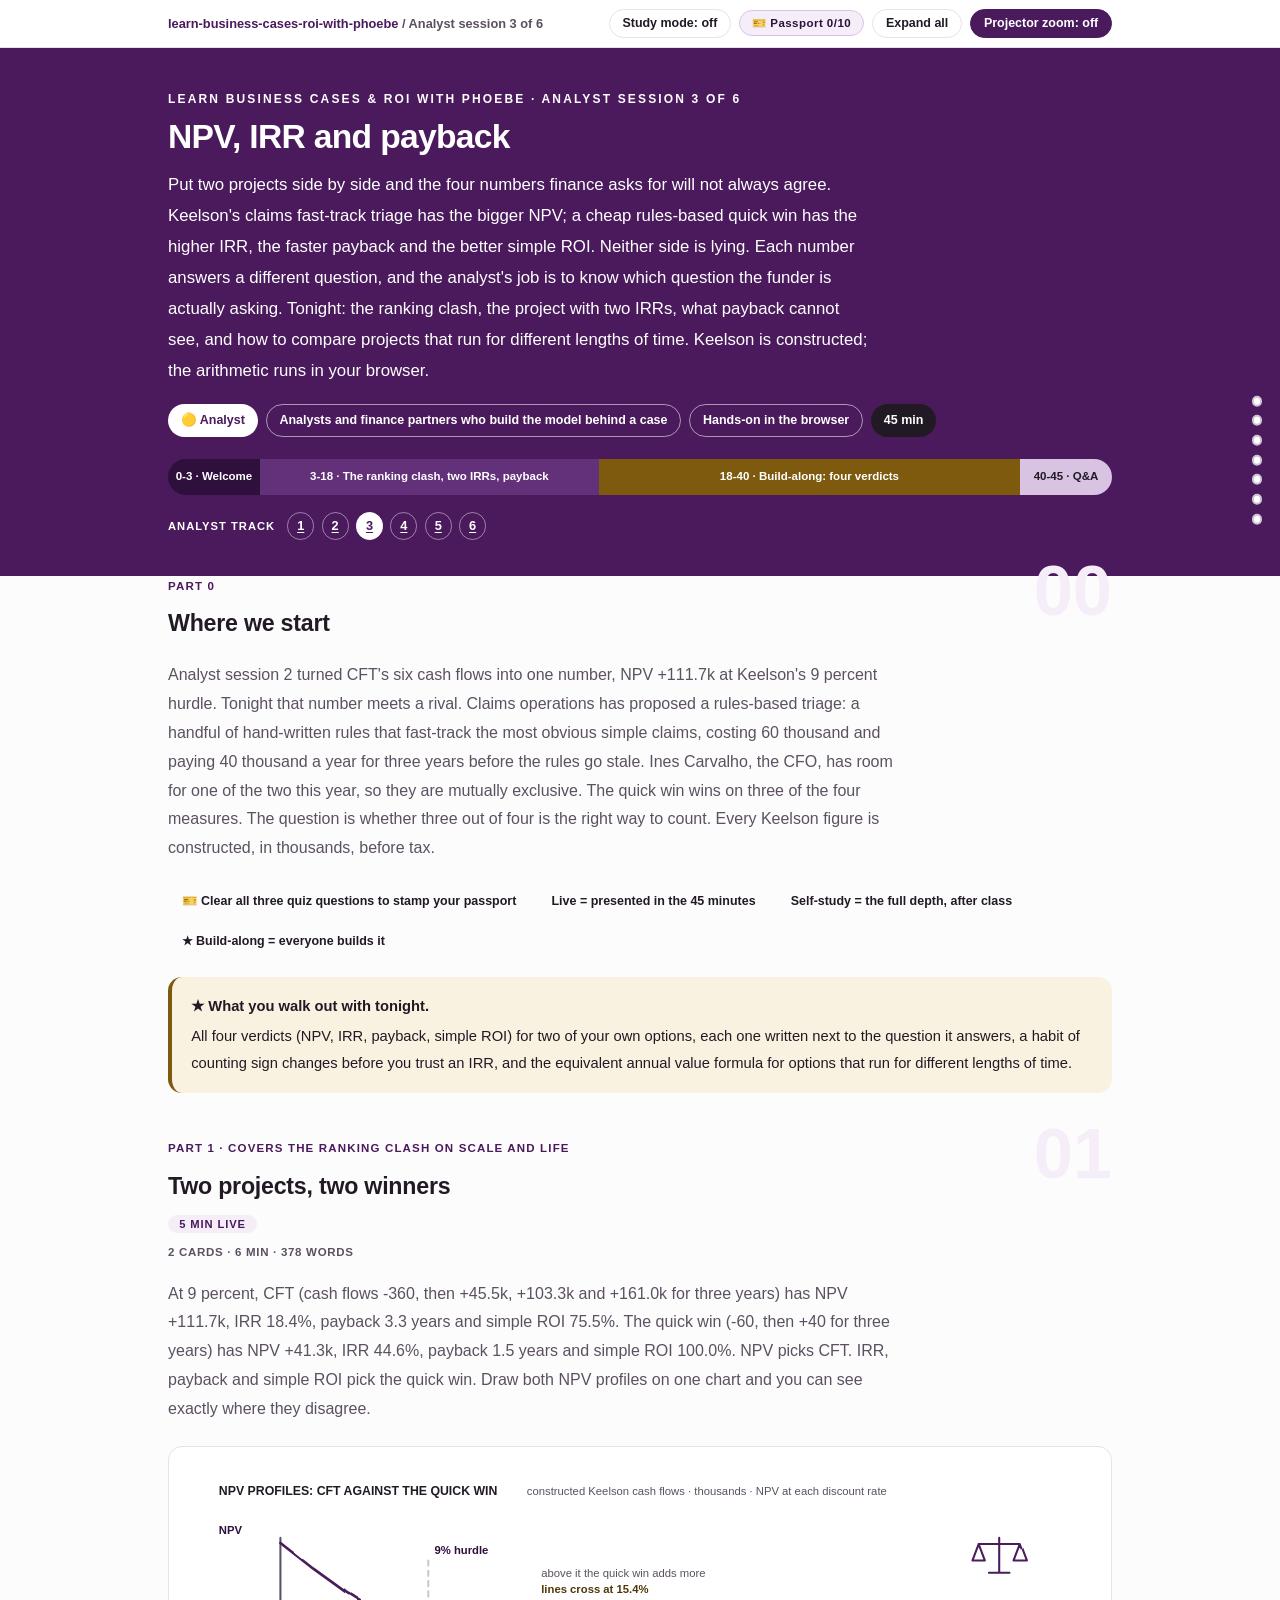
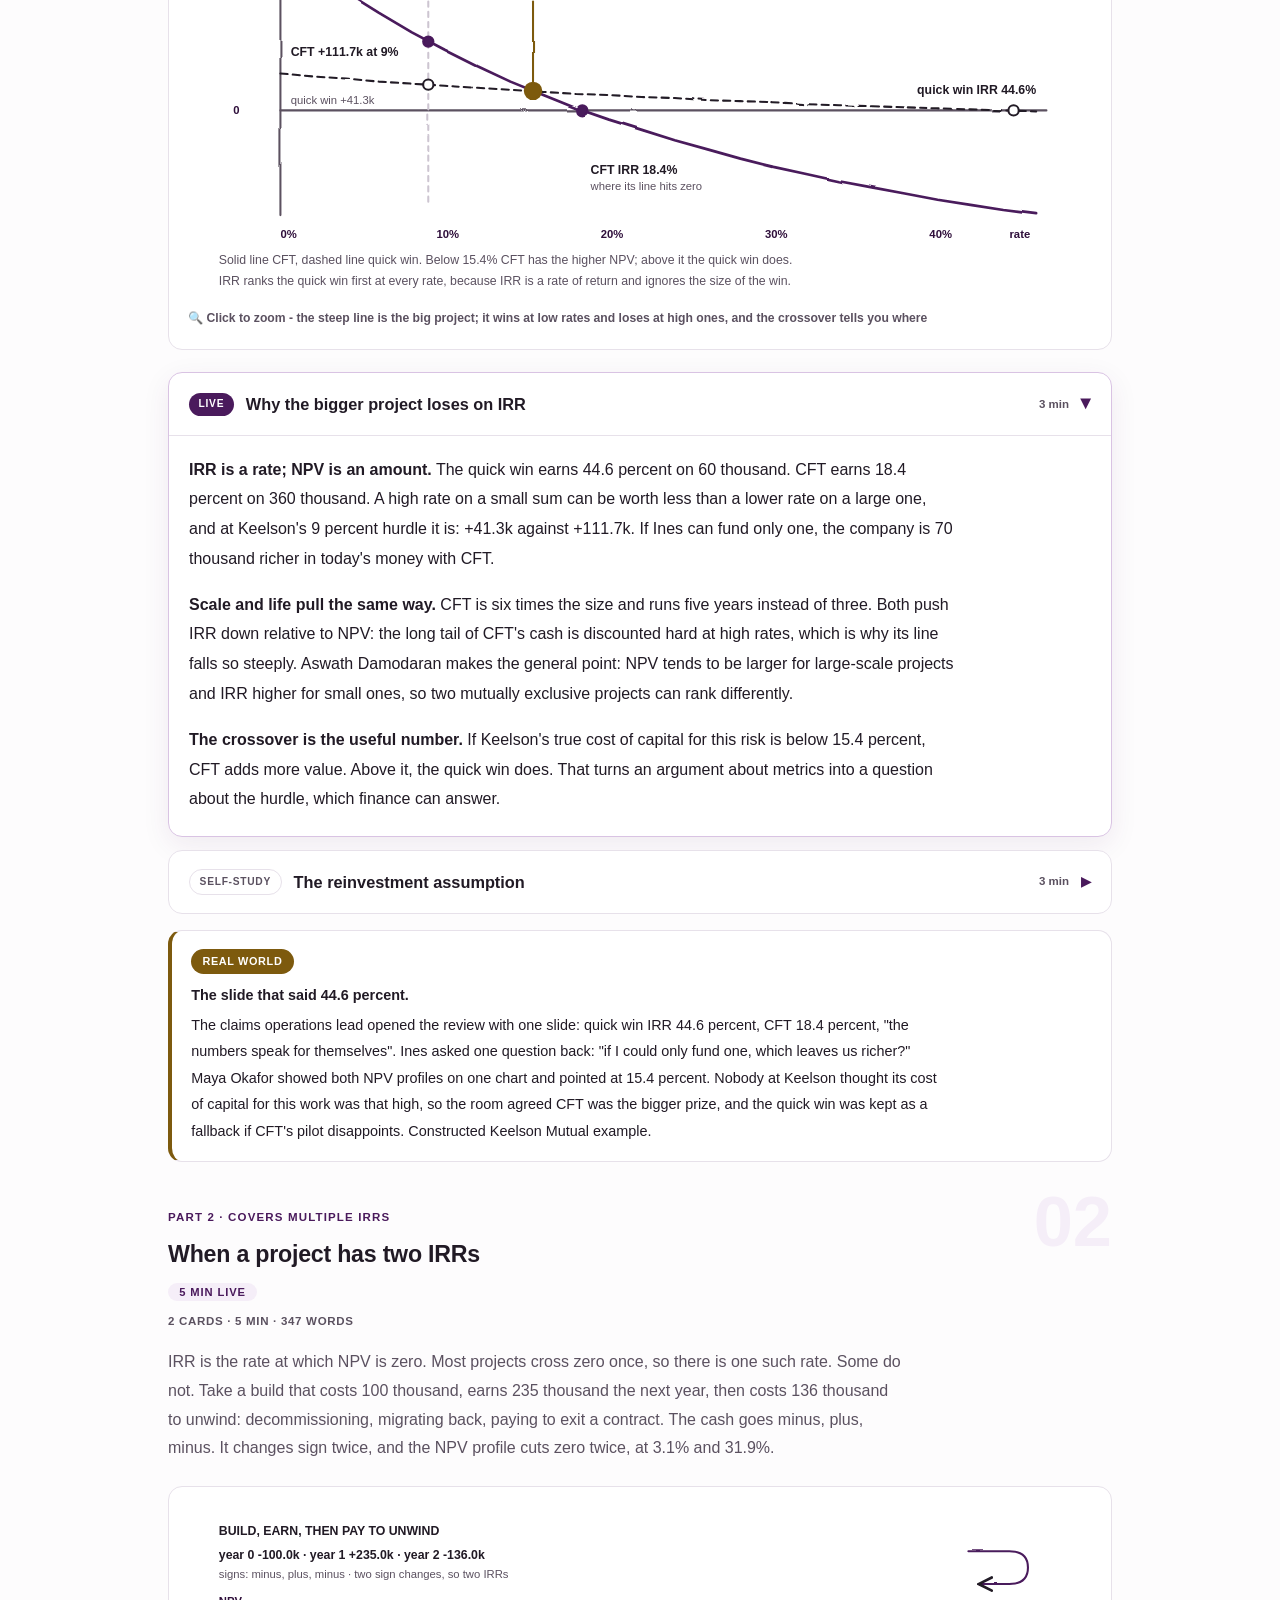
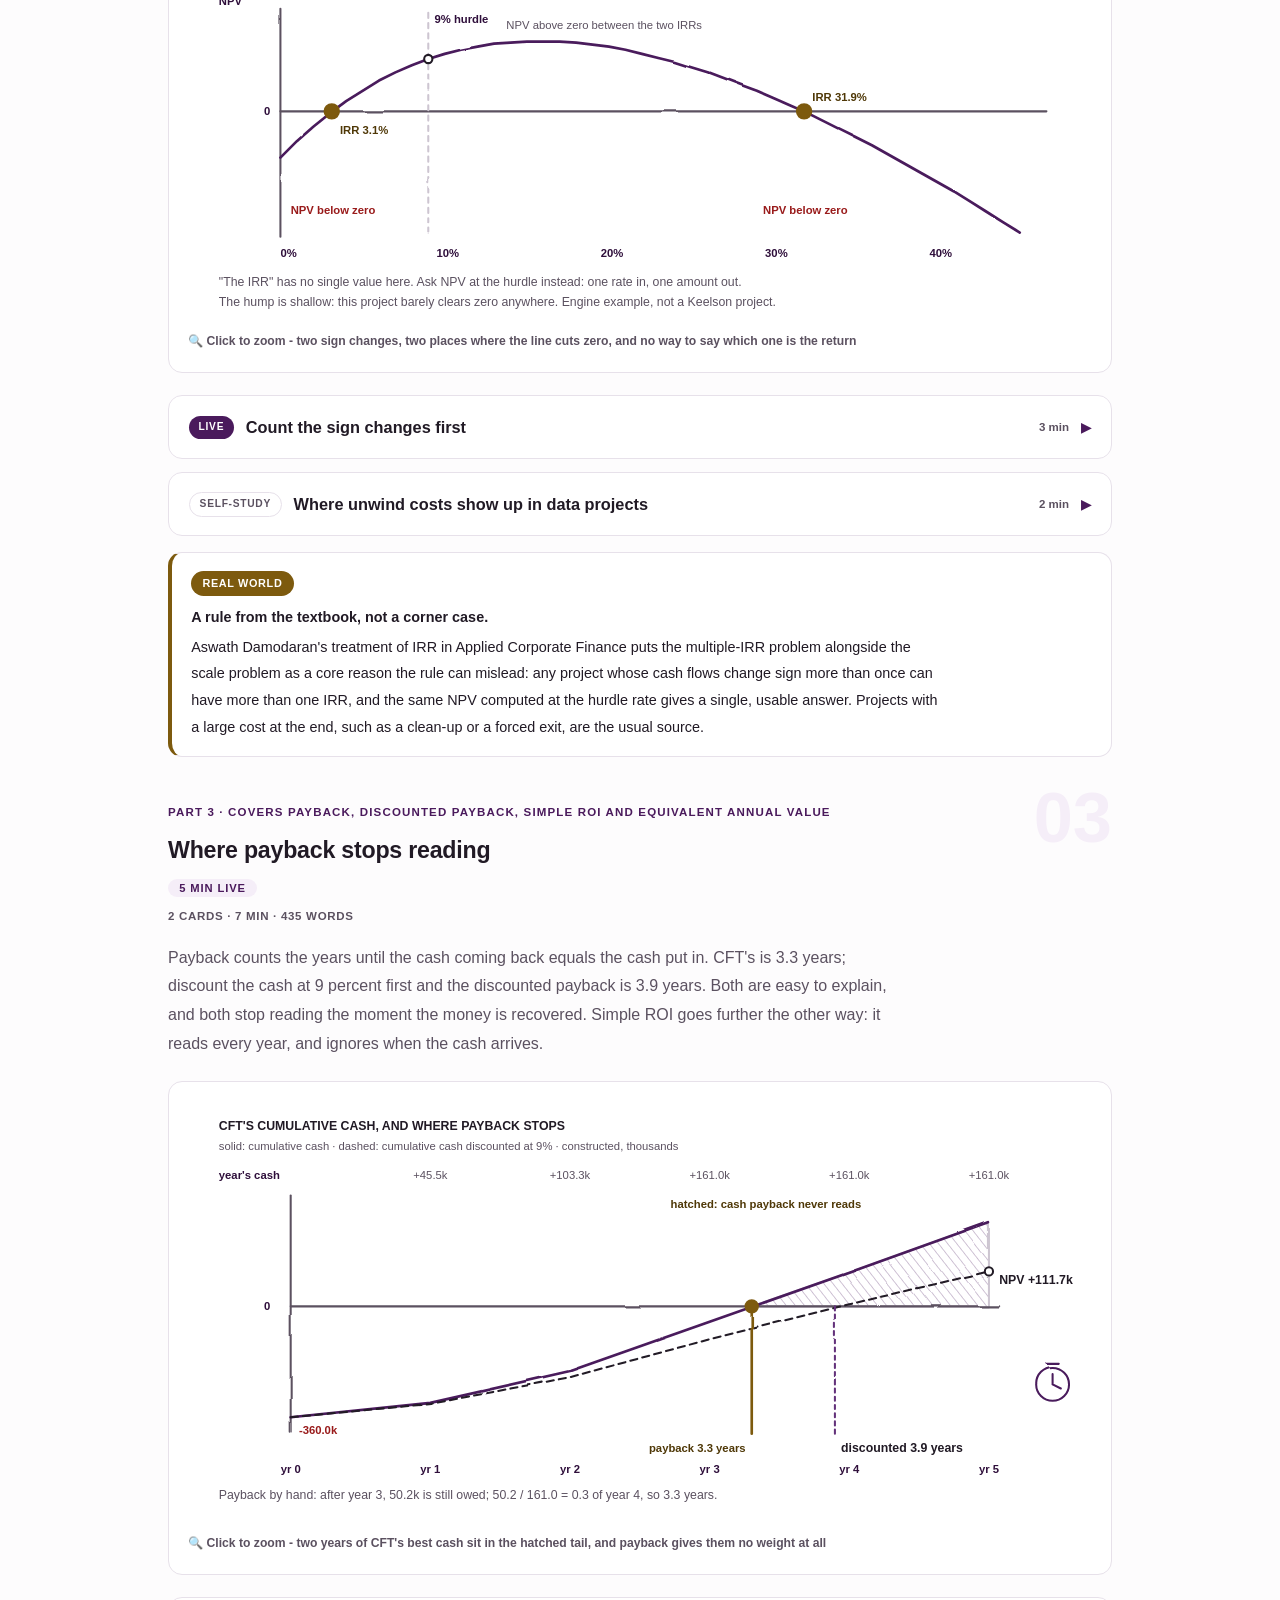
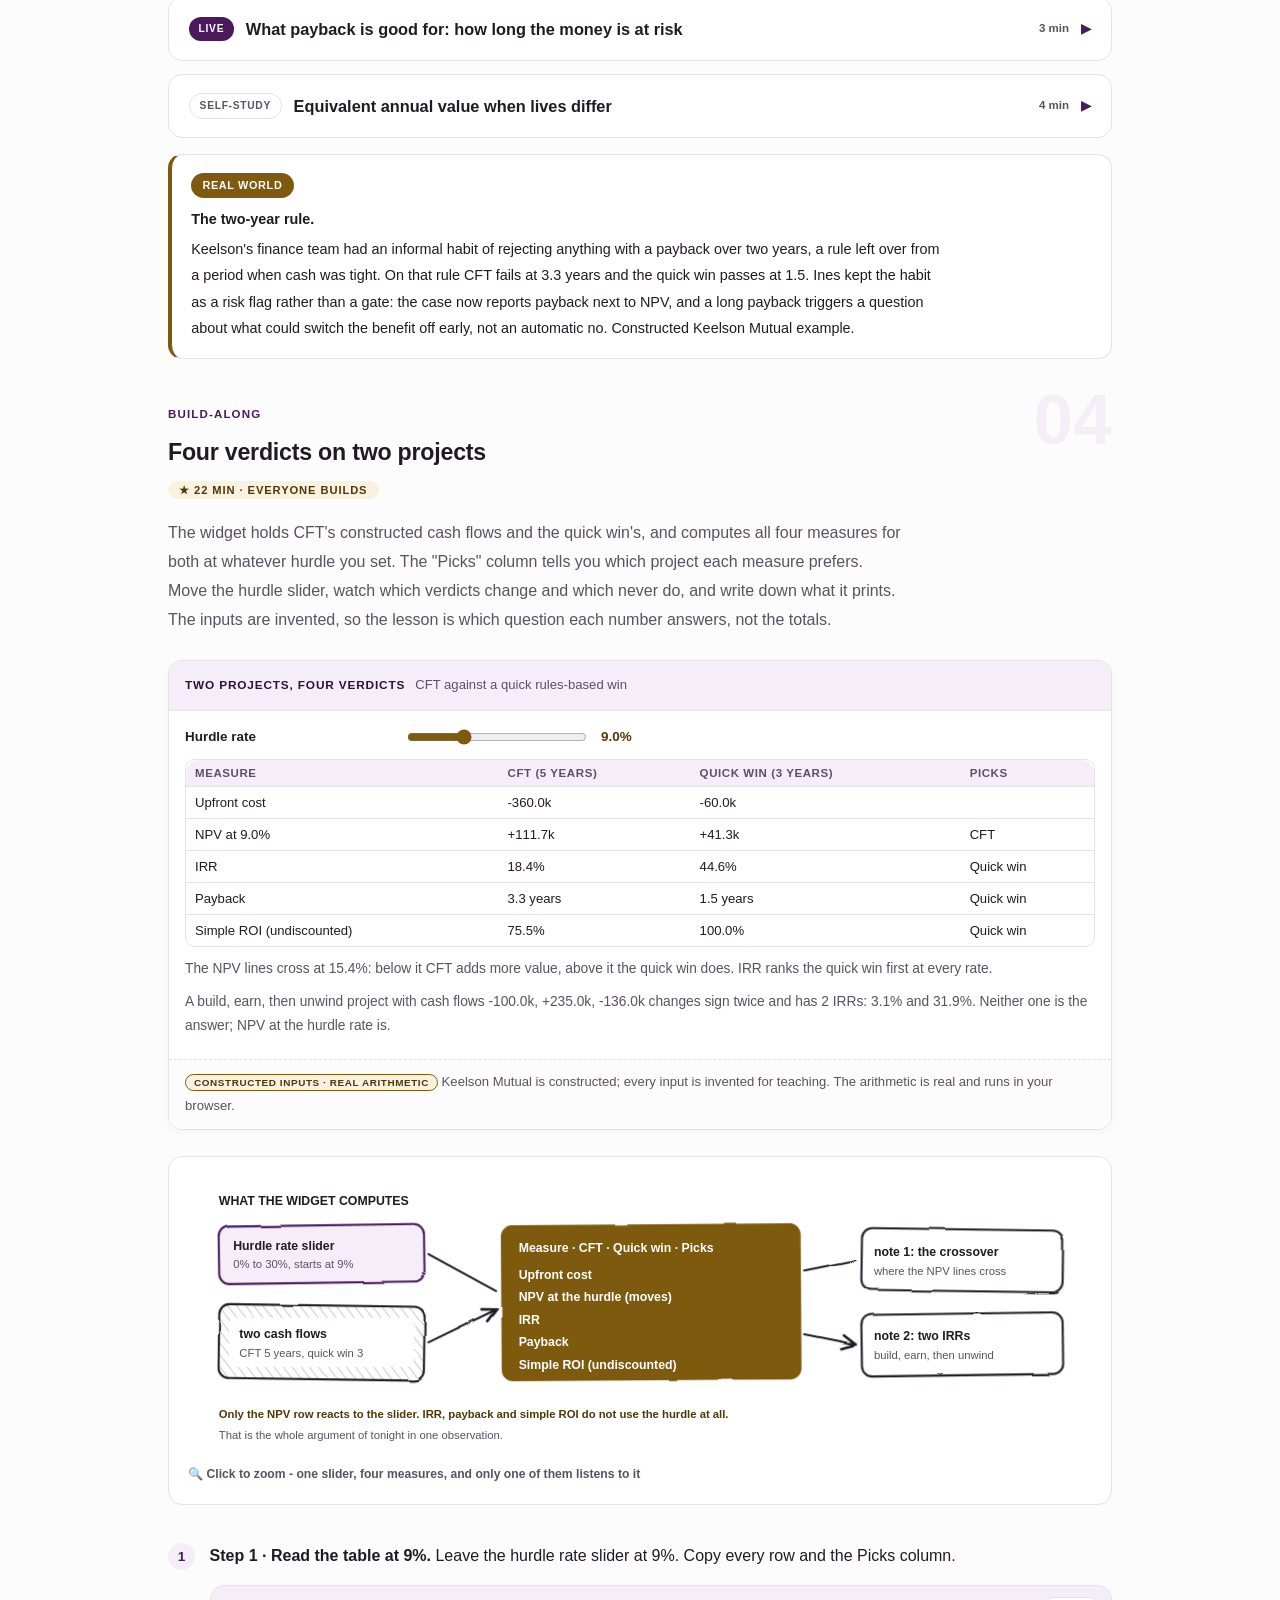
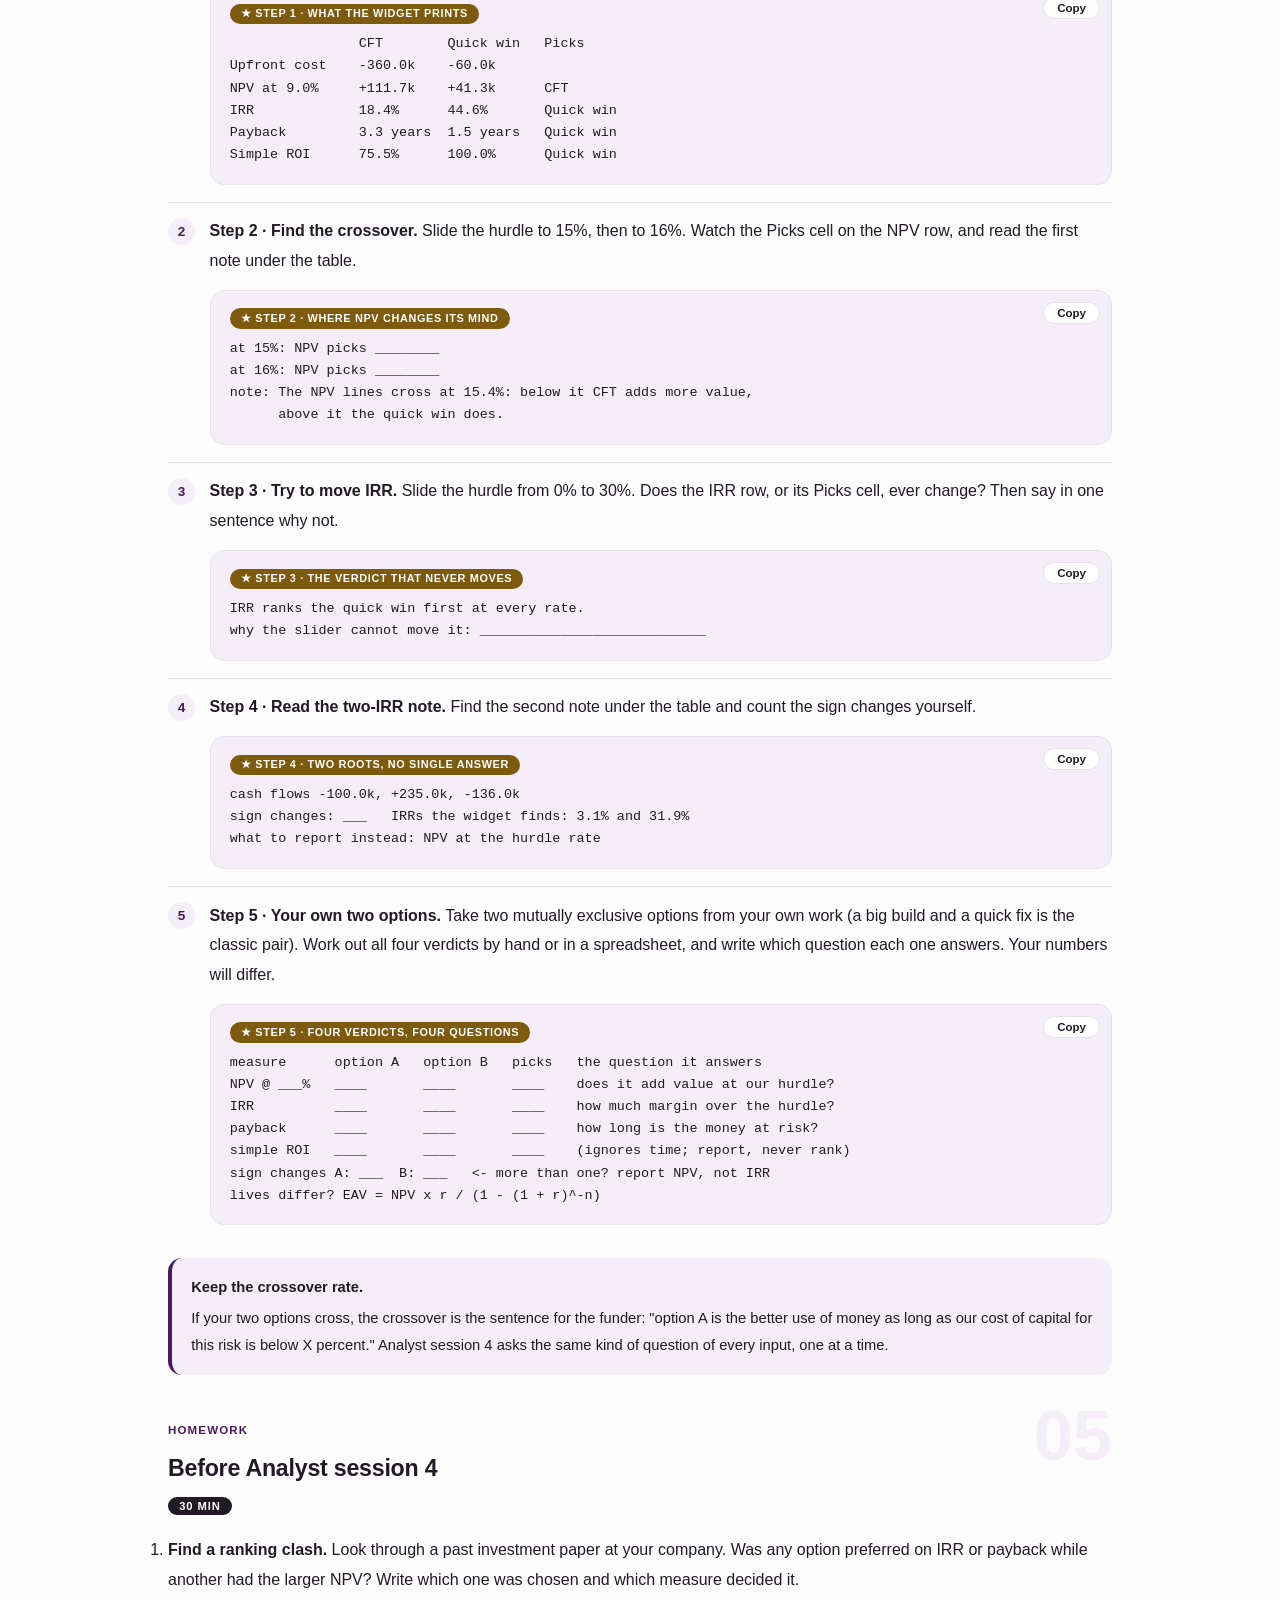
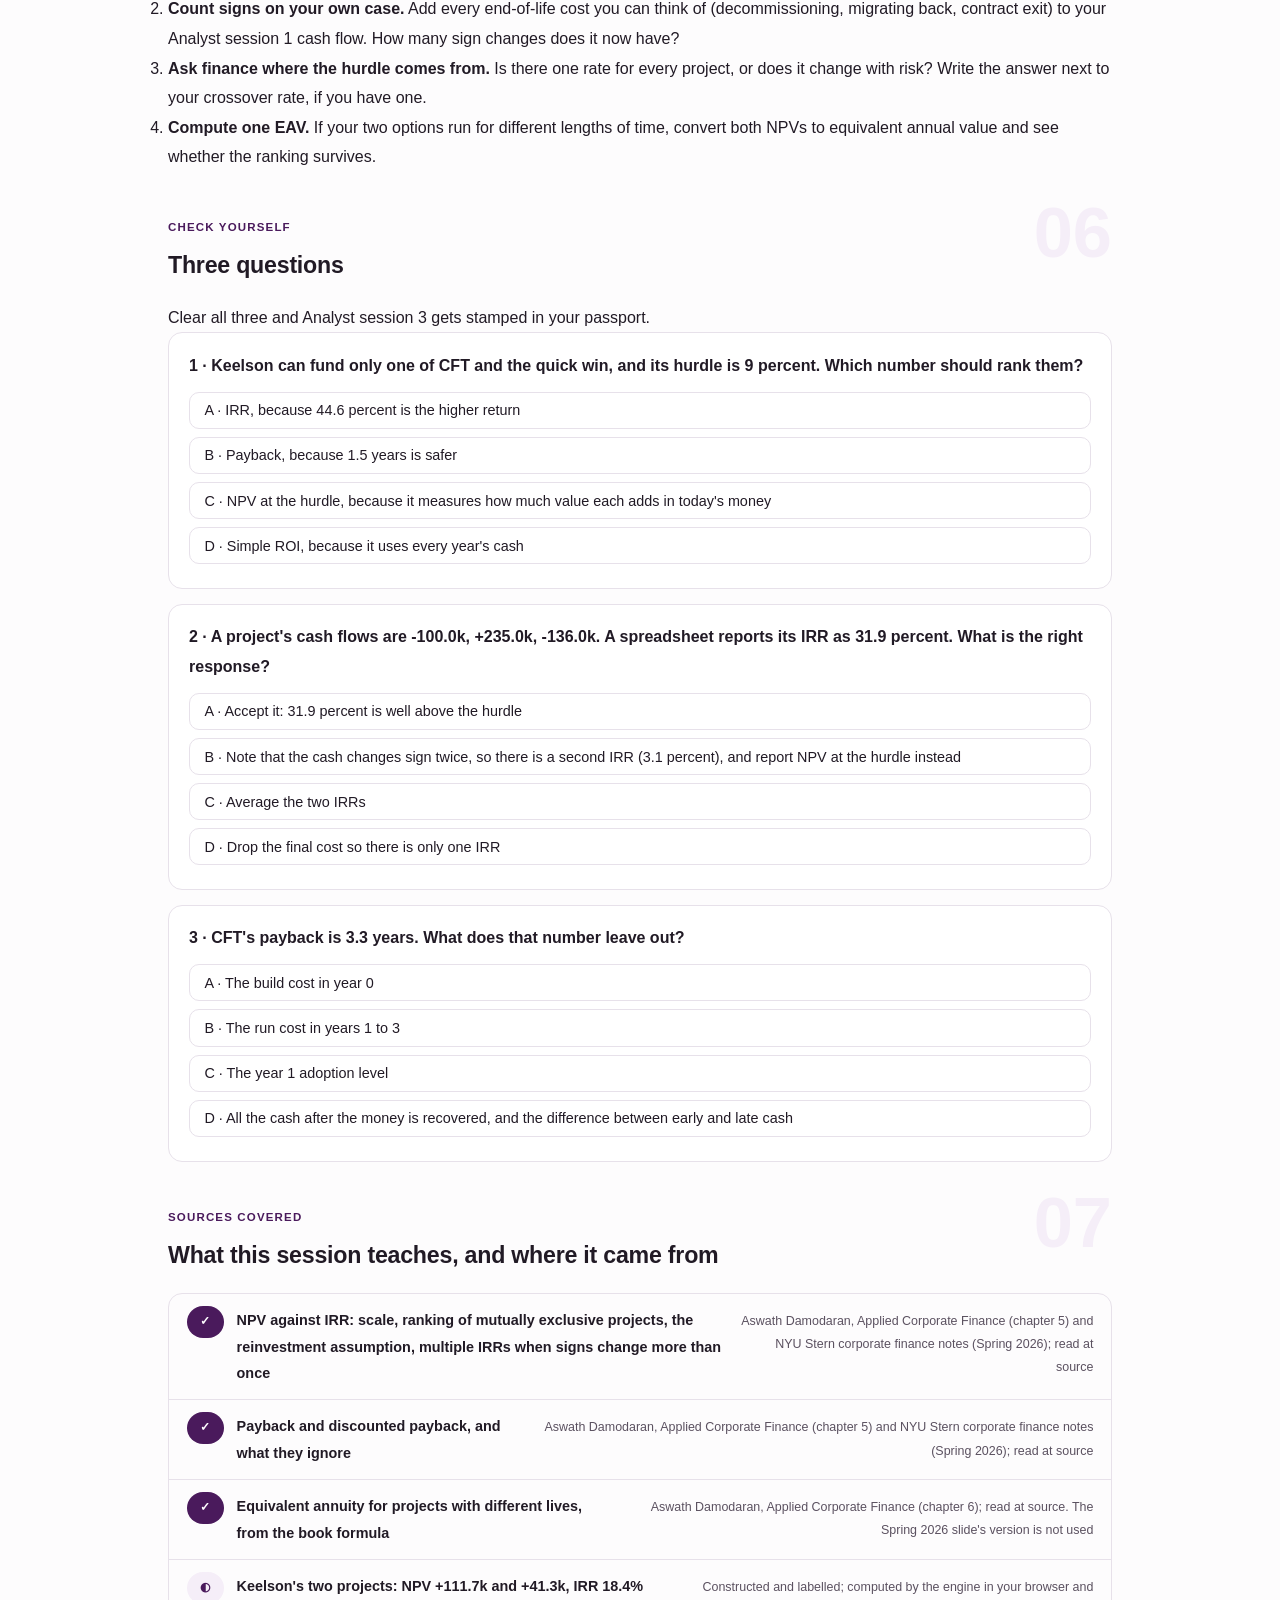
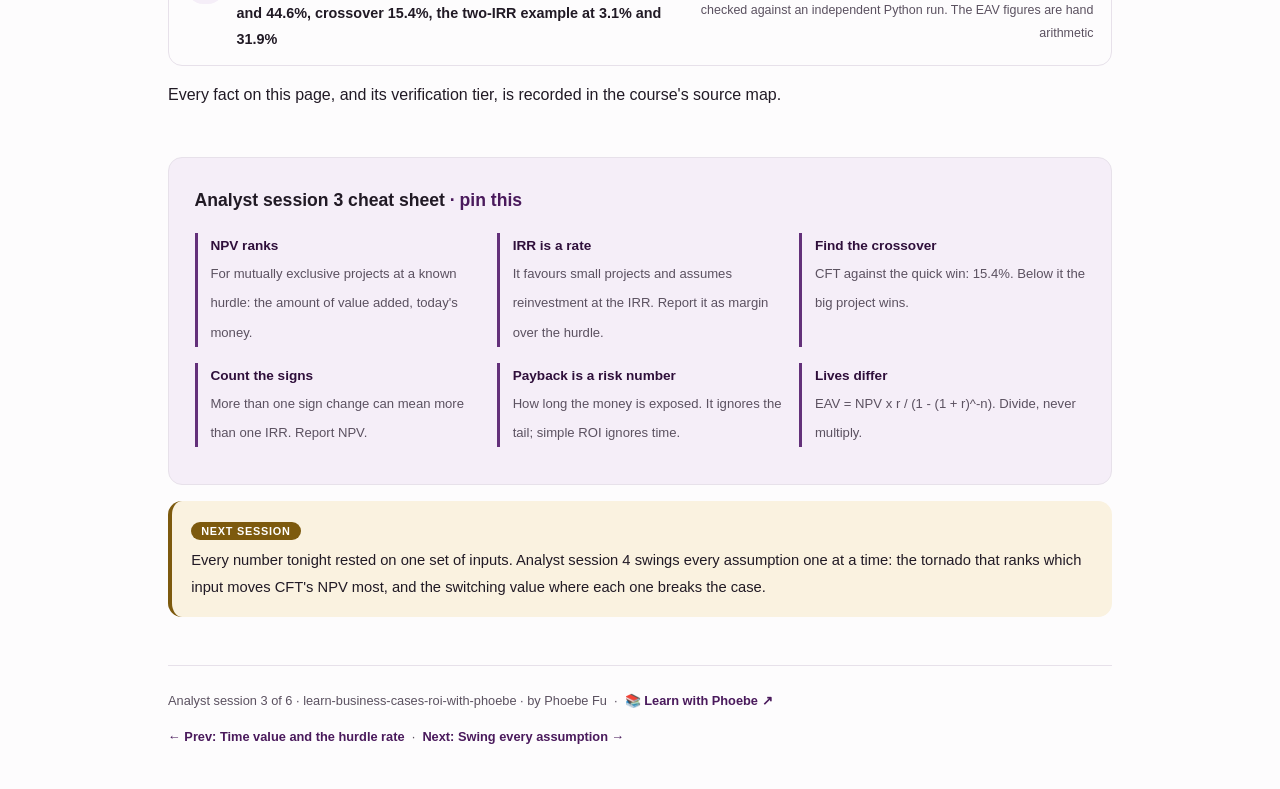
<file: courses/a3-npv-irr-and-payback.html>
<!DOCTYPE html>
<html lang="en">
<head>
<meta charset="UTF-8">
<meta name="viewport" content="width=device-width, initial-scale=1.0">
<!-- social:start -->
<meta name="description" content="Analyst session 3 of 6. NPV, IRR and payback: four verdicts on two projects that disagree. Keelson Mutual's claims fast-track triage against a rules-based quick win, the crossover at 15.4 percent, a project with two IRRs, what payback ignores, and equivalent annual value for unequal lives. Constructed, computed in your browser.">
<meta property="og:type" content="article">
<meta property="og:site_name" content="Learn with Phoebe">
<meta property="og:title" content="NPV, IRR and payback - learn business cases and ROI with phoebe">
<meta property="og:description" content="Analyst session 3 of 6. Two projects, four verdicts: NPV, IRR, payback and simple ROI side by side, computed live.">
<meta property="og:url" content="https://phoebefu6.github.io/learn-business-cases-roi-with-phoebe/courses/a3-npv-irr-and-payback.html">
<meta property="og:image" content="https://phoebefu6.github.io/learn-business-cases-roi-with-phoebe/assets/og-cover.png">
<meta property="og:image:width" content="1200">
<meta property="og:image:height" content="630">
<meta name="twitter:card" content="summary_large_image">
<meta name="twitter:title" content="NPV, IRR and payback - learn business cases and ROI with phoebe">
<meta name="twitter:description" content="Analyst session 3 of 6. Two projects, four verdicts, computed live.">
<meta name="twitter:image" content="https://phoebefu6.github.io/learn-business-cases-roi-with-phoebe/assets/og-cover.png">
<!-- social:end -->
<title>Analyst session 3 · NPV, IRR and payback - learn business cases and ROI with phoebe</title>
<link rel="stylesheet" href="../assets/style.css?v=1">
</head>
<body>

<div class="toolbar">
  <div class="wrap">
    <span class="crumb"><a href="../index.html">learn-business-cases-roi-with-phoebe</a> / Analyst session 3 of 6</span>
    <button class="btn" id="toggle-all" type="button">Expand all</button>
    <button class="btn primary" id="zoom-toggle" type="button">Projector zoom: off</button>
  </div>
</div>

<header class="masthead">
  <div class="wrap">
    <div class="eyebrow">Learn Business Cases &amp; ROI with Phoebe · Analyst session 3 of 6</div>
    <h1>NPV, IRR <span class="accent">and payback</span></h1>
    <p class="sub">Put two projects side by side and the four numbers finance asks for will not always agree. Keelson's claims fast-track triage has the bigger NPV; a cheap rules-based quick win has the higher IRR, the faster payback and the better simple ROI. Neither side is lying. Each number answers a different question, and the analyst's job is to know which question the funder is actually asking. Tonight: the ranking clash, the project with two IRRs, what payback cannot see, and how to compare projects that run for different lengths of time. Keelson is constructed; the arithmetic runs in your browser.</p>
    <div class="chip-row">
      <span class="chip level">🟡 Analyst</span>
      <span class="chip audience">Analysts and finance partners who build the model behind a case</span>
      <span class="chip audience">Hands-on in the browser</span>
      <span class="chip time">45 min</span>
    </div>
    <div class="agenda">
      <span class="a1" style="flex:1">0-3 · Welcome</span>
      <span class="a2" style="flex:4">3-18 · The ranking clash, two IRRs, payback</span>
      <span class="a3" style="flex:5">18-40 · Build-along: four verdicts</span>
      <span class="a4" style="flex:1">40-45 · Q&amp;A</span>
    </div>
  </div>
</header>

<main class="wrap">

  <section class="section" id="intro">
    <div class="section-kicker">
      <span class="klabel">Part 0</span>
      <h2>Where we start</h2>
    </div>
    <p class="lede">Analyst session 2 turned CFT's six cash flows into one number, NPV +111.7k at Keelson's 9 percent hurdle. Tonight that number meets a rival. Claims operations has proposed a rules-based triage: a handful of hand-written rules that fast-track the most obvious simple claims, costing 60 thousand and paying 40 thousand a year for three years before the rules go stale. Ines Carvalho, the CFO, has room for one of the two this year, so they are mutually exclusive. The quick win wins on three of the four measures. The question is whether three out of four is the right way to count. Every Keelson figure is constructed, in thousands, before tax.</p>

    <div class="legend">
      <span class="pill">🎫 Clear all three quiz questions to stamp your passport</span>
      <span class="pill">Live = presented in the 45 minutes</span>
      <span class="pill">Self-study = the full depth, after class</span>
      <span class="pill">★ Build-along = everyone builds it</span>
    </div>

    <div class="callout win">
      <p><strong>★ What you walk out with tonight.</strong> All four verdicts (NPV, IRR, payback, simple ROI) for two of your own options, each one written next to the question it answers, a habit of counting sign changes before you trust an IRR, and the equivalent annual value formula for options that run for different lengths of time.</p>
    </div>
  </section>

  <section class="section" id="part-1">
    <div class="section-kicker">
      <span class="klabel">Part 1 · covers the ranking clash on scale and life</span>
      <h2>Two projects, two winners</h2>
      <span class="tag concept">5 min live</span>
    </div>
    <p class="lede">At 9 percent, CFT (cash flows -360, then +45.5k, +103.3k and +161.0k for three years) has NPV +111.7k, IRR 18.4%, payback 3.3 years and simple ROI 75.5%. The quick win (-60, then +40 for three years) has NPV +41.3k, IRR 44.6%, payback 1.5 years and simple ROI 100.0%. NPV picks CFT. IRR, payback and simple ROI pick the quick win. Draw both NPV profiles on one chart and you can see exactly where they disagree.</p>

    <figure class="zoomable">
      <svg viewBox="0 0 880 420" xmlns="http://www.w3.org/2000/svg" role="img" aria-label="Two hand-drawn NPV profiles against the discount rate from 0 to 46 percent. CFT starts high and falls steeply; at the 9 percent hurdle its NPV is plus 111.7 thousand and it reaches zero at its IRR, 18.4 percent. The quick win starts low and falls gently; at 9 percent its NPV is plus 41.3 thousand and it reaches zero at its IRR, 44.6 percent. The two lines cross at 15.4 percent, marked in brass: below it CFT has the higher NPV, above it the quick win does.">
        <defs>
          <filter id="a3aSk" x="-3%" y="-3%" width="106%" height="106%"><feTurbulence type="fractalNoise" baseFrequency="0.02" numOctaves="2" seed="41" result="n"/><feDisplacementMap in="SourceGraphic" in2="n" scale="2.4" xChannelSelector="R" yChannelSelector="G"/></filter>
          <pattern id="a3aHc" patternUnits="userSpaceOnUse" width="7" height="7" patternTransform="rotate(-38)"><line x1="0" y1="0" x2="0" y2="7" stroke="#4A1A5C" stroke-width="1" opacity=".5"/></pattern>
          <marker id="a3aAr" viewBox="0 0 10 10" refX="9" refY="5" markerWidth="8" markerHeight="8" orient="auto"><path d="M1 1 L9 5 L1 9" fill="none" stroke="#211A25" stroke-width="1.6" stroke-linecap="round"/></marker>
        </defs>
        <style>
          .a3aH { font: 800 12px Inter, sans-serif; fill: #211A25; }
          .a3aL { font: 600 12px Inter, sans-serif; fill: #211A25; }
          .a3aS { font: 400 11px Inter, sans-serif; fill: #5B5160; }
          .a3aB { font: 800 11px Inter, sans-serif; fill: #4F3807; }
          .a3aV { font: 800 16px Inter, sans-serif; fill: #2F0F3B; }
          .a3aA { font: 700 11px Inter, sans-serif; fill: #2F0F3B; }
          .a3aN { font: 400 12px Inter, sans-serif; fill: #5B5160; }
        </style>

        <text class="a3aH" x="30" y="28">NPV PROFILES: CFT AGAINST THE QUICK WIN</text>
        <text class="a3aS" x="330" y="28">constructed Keelson cash flows · thousands · NPV at each discount rate</text>
        <text class="a3aA" x="30" y="66">NPV</text>
        <text class="a3aA" x="44" y="242">0</text>

        <g filter="url(#a3aSk)" fill="none" stroke="#211A25" stroke-width="2" stroke-linecap="round" stroke-linejoin="round">
          <path d="M90 70 L90 340" stroke="#5B5160"/>
          <path d="M90 238 L836 238" stroke="#5B5160"/>
          <path d="M234 92 L234 330" stroke="#CDC5D1" stroke-dasharray="5 5"/>
          <path d="M90 75 L122 100 L154 123 L186 143 L218 162 L250 179 L282 195 L314 210 L346 223 L378 236 L410 247 L442 257 L474 267 L506 276 L538 285 L570 293 L602 300 L634 307 L666 313 L698 319 L730 325 L762 330 L794 335 L826 339" stroke="#4A1A5C" stroke-width="2.6"/>
          <path d="M90 202 L122 205 L154 207 L186 210 L218 212 L250 214 L282 216 L314 218 L346 220 L378 222 L410 223 L442 225 L474 226 L506 228 L538 229 L570 230 L602 232 L634 233 L666 234 L698 235 L730 236 L762 237 L794 238 L826 239" stroke="#211A25" stroke-dasharray="7 5"/>
          <circle cx="234" cy="171" r="5" fill="#4A1A5C" stroke="#4A1A5C"/>
          <circle cx="234" cy="213" r="5" fill="#FFFFFF"/>
          <path d="M336 210 L336 132" stroke="#7D5A0E"/>
          <circle cx="336" cy="219" r="8" fill="#7D5A0E" stroke="#7D5A0E"/>
          <circle cx="384" cy="238" r="5" fill="#4A1A5C" stroke="#4A1A5C"/>
          <circle cx="804" cy="238" r="5" fill="#FFFFFF"/>
          <!-- doodle: a pair of scales -->
          <path d="M790 70 L790 104 M770 76 L810 76 M770 76 L764 92 L776 92 Z M810 76 L804 92 L816 92 Z M780 104 L800 104" stroke="#4A1A5C"/>
        </g>

        <text class="a3aA" x="240" y="86">9% hurdle</text>
        <text class="a3aL" x="100" y="185">CFT +111.7k at 9%</text>
        <text class="a3aS" x="100" y="232">quick win +41.3k</text>
        <text class="a3aB" x="344" y="124">lines cross at 15.4%</text>
        <text class="a3aS" x="344" y="108">above it the quick win adds more</text>
        <text class="a3aL" x="392" y="300">CFT IRR 18.4%</text>
        <text class="a3aS" x="392" y="316">where its line hits zero</text>
        <text class="a3aL" x="826" y="222" text-anchor="end">quick win IRR 44.6%</text>

        <text class="a3aA" x="90" y="362">0%</text>
        <text class="a3aA" x="242" y="362">10%</text>
        <text class="a3aA" x="402" y="362">20%</text>
        <text class="a3aA" x="562" y="362">30%</text>
        <text class="a3aA" x="722" y="362">40%</text>
        <text class="a3aA" x="800" y="362">rate</text>

        <text class="a3aN" x="30" y="388">Solid line CFT, dashed line quick win. Below 15.4% CFT has the higher NPV; above it the quick win does.</text>
        <text class="a3aN" x="30" y="408">IRR ranks the quick win first at every rate, because IRR is a rate of return and ignores the size of the win.</text>
      </svg>
      <figcaption>🔍 Click to zoom - the steep line is the big project; it wins at low rates and loses at high ones, and the crossover tells you where</figcaption>
    </figure>

    <details class="card" open>
      <summary><span class="mode live">Live</span>Why the bigger project loses on IRR<span class="mini">3 min</span><span class="caret">▶</span></summary>
      <div class="body">
        <p><strong>IRR is a rate; NPV is an amount.</strong> The quick win earns 44.6 percent on 60 thousand. CFT earns 18.4 percent on 360 thousand. A high rate on a small sum can be worth less than a lower rate on a large one, and at Keelson's 9 percent hurdle it is: +41.3k against +111.7k. If Ines can fund only one, the company is 70 thousand richer in today's money with CFT.</p>
        <p><strong>Scale and life pull the same way.</strong> CFT is six times the size and runs five years instead of three. Both push IRR down relative to NPV: the long tail of CFT's cash is discounted hard at high rates, which is why its line falls so steeply. Aswath Damodaran makes the general point: NPV tends to be larger for large-scale projects and IRR higher for small ones, so two mutually exclusive projects can rank differently.</p>
        <p><strong>The crossover is the useful number.</strong> If Keelson's true cost of capital for this risk is below 15.4 percent, CFT adds more value. Above it, the quick win does. That turns an argument about metrics into a question about the hurdle, which finance can answer.</p>
      </div>
    </details>

    <details class="card">
      <summary><span class="mode self">Self-study</span>The reinvestment assumption<span class="mini">3 min</span><span class="caret">▶</span></summary>
      <div class="body">
        <p>Damodaran's second reason the two rules diverge sits inside the arithmetic. NPV implicitly assumes that cash a project throws off can be reinvested at the hurdle rate. IRR implicitly assumes it can be reinvested at the IRR itself. For the quick win that means assuming Keelson can keep finding 44.6 percent returns for every 40 thousand that comes back. When IRR is high and the project is long, that assumption overstates the return.</p>
        <p>The hurdle rate is the more defensible assumption, because it is what the company says its money is worth elsewhere. That is the core of why NPV is the safer tool for ranking mutually exclusive projects at a known hurdle. Damodaran describes NPV as much simpler to estimate and use once the multiple-IRR problem is in view; that is a judgement about the tools, not a rule to quote as his.</p>
        <p>An IRR is still worth reporting. It tells a funder how much room there is between the return and the hurdle: CFT's 18.4 percent is roughly double Keelson's 9 percent, which Analyst session 4 shows is the switching value for the discount rate.</p>
      </div>
    </details>

    <div class="callout example">
      <span class="ex-pill">Real world</span>
      <p><strong>The slide that said 44.6 percent.</strong> The claims operations lead opened the review with one slide: quick win IRR 44.6 percent, CFT 18.4 percent, "the numbers speak for themselves". Ines asked one question back: "if I could only fund one, which leaves us richer?" Maya Okafor showed both NPV profiles on one chart and pointed at 15.4 percent. Nobody at Keelson thought its cost of capital for this work was that high, so the room agreed CFT was the bigger prize, and the quick win was kept as a fallback if CFT's pilot disappoints. Constructed Keelson Mutual example.</p>
    </div>
  </section>

  <section class="section" id="part-2">
    <div class="section-kicker">
      <span class="klabel">Part 2 · covers multiple IRRs</span>
      <h2>When a project has two IRRs</h2>
      <span class="tag concept">5 min live</span>
    </div>
    <p class="lede">IRR is the rate at which NPV is zero. Most projects cross zero once, so there is one such rate. Some do not. Take a build that costs 100 thousand, earns 235 thousand the next year, then costs 136 thousand to unwind: decommissioning, migrating back, paying to exit a contract. The cash goes minus, plus, minus. It changes sign twice, and the NPV profile cuts zero twice, at 3.1% and 31.9%.</p>

    <figure class="zoomable">
      <svg viewBox="0 0 880 404" xmlns="http://www.w3.org/2000/svg" role="img" aria-label="A hand-drawn NPV profile for cash flows minus 100 thousand, plus 235 thousand, minus 136 thousand. The line starts below zero at a 0 percent rate, rises through zero at 3.1 percent, humps above zero, and falls back through zero at 31.9 percent, ending below zero. Both roots are brass dots. The 9 percent hurdle sits inside the hump.">
        <defs>
          <filter id="a3bSk" x="-3%" y="-3%" width="106%" height="106%"><feTurbulence type="fractalNoise" baseFrequency="0.02" numOctaves="2" seed="47" result="n"/><feDisplacementMap in="SourceGraphic" in2="n" scale="2.4" xChannelSelector="R" yChannelSelector="G"/></filter>
          <pattern id="a3bHc" patternUnits="userSpaceOnUse" width="7" height="7" patternTransform="rotate(-38)"><line x1="0" y1="0" x2="0" y2="7" stroke="#4A1A5C" stroke-width="1" opacity=".5"/></pattern>
          <marker id="a3bAr" viewBox="0 0 10 10" refX="9" refY="5" markerWidth="8" markerHeight="8" orient="auto"><path d="M1 1 L9 5 L1 9" fill="none" stroke="#211A25" stroke-width="1.6" stroke-linecap="round"/></marker>
        </defs>
        <style>
          .a3bH { font: 800 12px Inter, sans-serif; fill: #211A25; }
          .a3bL { font: 600 12px Inter, sans-serif; fill: #211A25; }
          .a3bS { font: 400 11px Inter, sans-serif; fill: #5B5160; }
          .a3bB { font: 800 11px Inter, sans-serif; fill: #4F3807; }
          .a3bA { font: 700 11px Inter, sans-serif; fill: #2F0F3B; }
          .a3bR { font: 700 11px Inter, sans-serif; fill: #991B1B; }
          .a3bN { font: 400 12px Inter, sans-serif; fill: #5B5160; }
        </style>

        <text class="a3bH" x="30" y="28">BUILD, EARN, THEN PAY TO UNWIND</text>
        <text class="a3bL" x="30" y="52">year 0 -100.0k · year 1 +235.0k · year 2 -136.0k</text>
        <text class="a3bS" x="30" y="70">signs: minus, plus, minus · two sign changes, so two IRRs</text>
        <text class="a3bA" x="30" y="96">NPV</text>
        <text class="a3bA" x="74" y="204">0</text>

        <g filter="url(#a3bSk)" fill="none" stroke="#211A25" stroke-width="2" stroke-linecap="round" stroke-linejoin="round">
          <path d="M90 100 L90 322" stroke="#5B5160"/>
          <path d="M90 200 L836 200" stroke="#5B5160"/>
          <path d="M234 104 L234 318" stroke="#CDC5D1" stroke-dasharray="5 5"/>
          <path d="M90 245 L106 229 L122 215 L138 202 L154 190 L170 180 L186 170 L202 162 L218 155 L234 149 L250 144 L266 140 L282 137 L298 134 L314 133 L330 132 L346 132 L362 132 L378 133 L394 135 L410 137 L426 140 L442 144 L458 148 L474 152 L490 157 L506 162 L522 168 L538 174 L554 180 L570 187 L586 194 L602 201 L618 209 L634 217 L650 225 L666 233 L682 242 L698 251 L714 260 L730 269 L746 278 L762 288 L778 298 L794 308 L810 318" stroke="#4A1A5C" stroke-width="2.6"/>
          <circle cx="140" cy="200" r="7" fill="#7D5A0E" stroke="#7D5A0E"/>
          <circle cx="600" cy="200" r="7" fill="#7D5A0E" stroke="#7D5A0E"/>
          <circle cx="234" cy="149" r="4" fill="#FFFFFF"/>
          <!-- doodle: a U-turn arrow for the unwind -->
          <path d="M760 44 L800 44 Q818 44 818 60 Q818 76 800 76 L770 76" stroke="#4A1A5C" marker-end="url(#a3bAr)"/>
        </g>

        <text class="a3bA" x="240" y="114">9% hurdle</text>
        <text class="a3bS" x="310" y="120">NPV above zero between the two IRRs</text>
        <text class="a3bB" x="148" y="222">IRR 3.1%</text>
        <text class="a3bB" x="608" y="190">IRR 31.9%</text>
        <text class="a3bR" x="560" y="300">NPV below zero</text>
        <text class="a3bR" x="100" y="300">NPV below zero</text>

        <text class="a3bA" x="90" y="342">0%</text>
        <text class="a3bA" x="242" y="342">10%</text>
        <text class="a3bA" x="402" y="342">20%</text>
        <text class="a3bA" x="562" y="342">30%</text>
        <text class="a3bA" x="722" y="342">40%</text>

        <text class="a3bN" x="30" y="370">"The IRR" has no single value here. Ask NPV at the hurdle instead: one rate in, one amount out.</text>
        <text class="a3bN" x="30" y="390">The hump is shallow: this project barely clears zero anywhere. Engine example, not a Keelson project.</text>
      </svg>
      <figcaption>🔍 Click to zoom - two sign changes, two places where the line cuts zero, and no way to say which one is the return</figcaption>
    </figure>

    <details class="card">
      <summary><span class="mode live">Live</span>Count the sign changes first<span class="mini">3 min</span><span class="caret">▶</span></summary>
      <div class="body">
        <p><strong>The rule.</strong> Damodaran states it plainly: one sign change in the cash flows gives one IRR; more than one sign change can give more than one. CFT goes minus, then plus for five years: one change, one IRR, 18.4 percent. The unwind project goes minus, plus, minus: two changes, and the engine finds two IRRs, 3.1% and 31.9%.</p>
        <p><strong>Neither is the answer.</strong> A spreadsheet's IRR function will return whichever root its starting guess happens to land near, and print it with the same confidence either way. Reporting 31.9 percent would make the project look excellent; 3.1 percent would make it look poor. NPV at the hurdle has no such ambiguity. By hand at 9%: -100 + 235 / 1.09 - 136 / 1.09<sup>2</sup> = -100 + 215.6 - 114.5 = about +1.1k. It clears the hurdle by a hair, which is the honest summary.</p>
        <p><strong>The habit.</strong> Before you quote an IRR, read the sign of every year's cash. If it flips more than once, report NPV and say why there is no single IRR.</p>
      </div>
    </details>

    <details class="card">
      <summary><span class="mode self">Self-study</span>Where unwind costs show up in data projects<span class="mini">2 min</span><span class="caret">▶</span></summary>
      <div class="body">
        <p>Physical projects have obvious end costs: a mine is restored, a plant is decommissioned. Data and AI projects have quieter ones that often land after the benefits have peaked, which is exactly the shape that creates a second sign change.</p>
        <ul>
          <li><strong>Decommissioning.</strong> Retiring a model or a platform still costs money: archiving data under retention rules, shutting down pipelines safely, and keeping an audit trail for decisions the model made.</li>
          <li><strong>Migrating back.</strong> A vendor tool that is dropped leaves its users and data to be moved somewhere else, usually under time pressure.</li>
          <li><strong>Contract exit.</strong> Early-termination fees, minimum-commitment true-ups and the cost of running two systems in parallel during the switch.</li>
          <li><strong>A planned rebuild.</strong> A model that must be rebuilt after a fixed number of years creates a large negative year in the middle of the cash flows.</li>
        </ul>
        <p>Leaving these out does not just flatter the NPV. It hides the sign change that would have told you the IRR cannot be trusted. Put the end cost in the year it happens, then count the signs.</p>
      </div>
    </details>

    <div class="callout example">
      <span class="ex-pill">Real world</span>
      <p><strong>A rule from the textbook, not a corner case.</strong> Aswath Damodaran's treatment of IRR in Applied Corporate Finance puts the multiple-IRR problem alongside the scale problem as a core reason the rule can mislead: any project whose cash flows change sign more than once can have more than one IRR, and the same NPV computed at the hurdle rate gives a single, usable answer. Projects with a large cost at the end, such as a clean-up or a forced exit, are the usual source.</p>
    </div>
  </section>

  <section class="section" id="part-3">
    <div class="section-kicker">
      <span class="klabel">Part 3 · covers payback, discounted payback, simple ROI and equivalent annual value</span>
      <h2>Where payback stops reading</h2>
      <span class="tag concept">5 min live</span>
    </div>
    <p class="lede">Payback counts the years until the cash coming back equals the cash put in. CFT's is 3.3 years; discount the cash at 9 percent first and the discounted payback is 3.9 years. Both are easy to explain, and both stop reading the moment the money is recovered. Simple ROI goes further the other way: it reads every year, and ignores when the cash arrives.</p>

    <figure class="zoomable">
      <svg viewBox="0 0 880 410" xmlns="http://www.w3.org/2000/svg" role="img" aria-label="A hand-drawn timeline of CFT's cumulative cash from year 0 to year 5. The solid line is cumulative cash, starting at minus 360 thousand and crossing zero at 3.3 years, the payback. The dashed line is cumulative discounted cash at 9 percent, crossing zero later at 3.9 years, the discounted payback, and ending at the NPV, plus 111.7 thousand. The cash after the payback point is hatched: payback never reads it. The payback mark is brass.">
        <defs>
          <filter id="a3cSk" x="-3%" y="-3%" width="106%" height="106%"><feTurbulence type="fractalNoise" baseFrequency="0.02" numOctaves="2" seed="53" result="n"/><feDisplacementMap in="SourceGraphic" in2="n" scale="2.4" xChannelSelector="R" yChannelSelector="G"/></filter>
          <pattern id="a3cHc" patternUnits="userSpaceOnUse" width="7" height="7" patternTransform="rotate(-38)"><line x1="0" y1="0" x2="0" y2="7" stroke="#4A1A5C" stroke-width="1" opacity=".5"/></pattern>
          <marker id="a3cAr" viewBox="0 0 10 10" refX="9" refY="5" markerWidth="8" markerHeight="8" orient="auto"><path d="M1 1 L9 5 L1 9" fill="none" stroke="#211A25" stroke-width="1.6" stroke-linecap="round"/></marker>
        </defs>
        <style>
          .a3cH { font: 800 12px Inter, sans-serif; fill: #211A25; }
          .a3cL { font: 600 12px Inter, sans-serif; fill: #211A25; }
          .a3cS { font: 400 11px Inter, sans-serif; fill: #5B5160; }
          .a3cB { font: 800 11px Inter, sans-serif; fill: #4F3807; }
          .a3cV { font: 800 16px Inter, sans-serif; fill: #2F0F3B; }
          .a3cA { font: 700 11px Inter, sans-serif; fill: #2F0F3B; }
          .a3cR { font: 700 11px Inter, sans-serif; fill: #991B1B; }
          .a3cN { font: 400 12px Inter, sans-serif; fill: #5B5160; }
        </style>

        <text class="a3cH" x="30" y="28">CFT'S CUMULATIVE CASH, AND WHERE PAYBACK STOPS</text>
        <text class="a3cS" x="30" y="48">solid: cumulative cash · dashed: cumulative cash discounted at 9% · constructed, thousands</text>

        <text class="a3cS" x="236" y="76" text-anchor="middle">+45.5k</text>
        <text class="a3cS" x="372" y="76" text-anchor="middle">+103.3k</text>
        <text class="a3cS" x="508" y="76" text-anchor="middle">+161.0k</text>
        <text class="a3cS" x="644" y="76" text-anchor="middle">+161.0k</text>
        <text class="a3cS" x="780" y="76" text-anchor="middle">+161.0k</text>
        <text class="a3cA" x="30" y="76">year's cash</text>

        <g filter="url(#a3cSk)" fill="none" stroke="#211A25" stroke-width="2" stroke-linecap="round" stroke-linejoin="round">
          <path d="M549 200 L644 167 L780 118 L780 200 Z" fill="url(#a3cHc)" stroke="#CDC5D1"/>
          <path d="M100 92 L100 322" stroke="#5B5160"/>
          <path d="M100 200 L790 200" stroke="#5B5160"/>
          <path d="M100 308 L236 294 L372 263 L508 215 L644 167 L780 118" stroke="#4A1A5C" stroke-width="2.6"/>
          <path d="M100 308 L236 295 L372 269 L508 232 L644 198 L780 166" stroke="#211A25" stroke-dasharray="7 5"/>
          <path d="M549 200 L549 324" stroke="#7D5A0E" stroke-width="2.6"/>
          <path d="M630 200 L630 324" stroke="#63307A" stroke-dasharray="4 4"/>
          <circle cx="549" cy="200" r="6" fill="#7D5A0E" stroke="#7D5A0E"/>
          <circle cx="780" cy="166" r="4" fill="#FFFFFF"/>
          <!-- doodle: a stopwatch at the payback line -->
          <circle cx="842" cy="276" r="16" stroke="#4A1A5C"/>
          <path d="M842 276 L842 266 M842 276 L850 280 M836 256 L848 256" stroke="#4A1A5C"/>
        </g>

        <text class="a3cA" x="74" y="204">0</text>
        <text class="a3cR" x="108" y="324">-360.0k</text>
        <text class="a3cB" x="470" y="104">hatched: cash payback never reads</text>
        <text class="a3cL" x="790" y="178">NPV +111.7k</text>
        <text class="a3cB" x="543" y="342" text-anchor="end">payback 3.3 years</text>
        <text class="a3cL" x="636" y="342">discounted 3.9 years</text>

        <text class="a3cA" x="100" y="362" text-anchor="middle">yr 0</text>
        <text class="a3cA" x="236" y="362" text-anchor="middle">yr 1</text>
        <text class="a3cA" x="372" y="362" text-anchor="middle">yr 2</text>
        <text class="a3cA" x="508" y="362" text-anchor="middle">yr 3</text>
        <text class="a3cA" x="644" y="362" text-anchor="middle">yr 4</text>
        <text class="a3cA" x="780" y="362" text-anchor="middle">yr 5</text>

        <text class="a3cN" x="30" y="388">Payback by hand: after year 3, 50.2k is still owed; 50.2 / 161.0 = 0.3 of year 4, so 3.3 years.</text>
      </svg>
      <figcaption>🔍 Click to zoom - two years of CFT's best cash sit in the hatched tail, and payback gives them no weight at all</figcaption>
    </figure>

    <details class="card">
      <summary><span class="mode live">Live</span>What payback is good for: how long the money is at risk<span class="mini">3 min</span><span class="caret">▶</span></summary>
      <div class="body">
        <p><strong>The honest use.</strong> Payback answers one real question: how long is the money exposed before it comes back? For a sponsor worried that the model might be switched off after a regulatory change, or that the team might be reorganised, 1.5 years against 3.3 years is a genuine difference in risk. It is a good second number.</p>
        <p><strong>What it ignores.</strong> Damodaran's two objections: payback ignores everything that happens after the investment is recouped, and it weights a pound in year 1 the same as a pound in year 3. CFT's years 4 and 5 are its best years, and payback reads half of year 4 and none of year 5. Discounted payback, which he presents as one simplistic fix, answers the second objection (CFT moves from 3.3 to 3.9 years) and still ignores the tail.</p>
        <p><strong>Simple ROI ignores time entirely.</strong> It adds every year's cash, subtracts the cost and divides by the cost: CFT 75.5%, quick win 100.0%. A pound in year 5 counts the same as a pound today, and nothing tells you how long the money was tied up. Report it if finance asks, and never rank with it.</p>
      </div>
    </details>

    <details class="card">
      <summary><span class="mode self">Self-study</span>Equivalent annual value when lives differ<span class="mini">4 min</span><span class="caret">▶</span></summary>
      <div class="body">
        <p>CFT runs five years and the quick win three. One fair objection to comparing their NPVs directly: the quick win frees the money and the team two years earlier, and could be followed by something else. Damodaran's answer for projects with different lives is to turn each NPV into an equivalent annuity, the steady amount per year over its own life that has the same present value:</p>
        <p><strong>EAV = NPV x r / (1 - (1 + r)<sup>-n</sup>)</strong></p>
        <p>By hand at 9 percent, using the engine's unrounded NPVs (hand arithmetic, not a widget output):</p>
        <ul>
          <li><strong>CFT, 5 years.</strong> 1.09<sup>-5</sup> = 0.650, so the divisor is 1 - 0.650 = 0.350. 111.66 x 0.09 = 10.05. 10.05 / 0.350 = <strong>28.71k a year</strong>.</li>
          <li><strong>Quick win, 3 years.</strong> 1.09<sup>-3</sup> = 0.772, so the divisor is 1 - 0.772 = 0.228. 41.25 x 0.09 = 3.71. 3.71 / 0.228 = <strong>16.30k a year</strong>.</li>
        </ul>
        <p>CFT still wins, now on a per-year basis that controls for its longer life. The method carries an assumption worth saying out loud: that each project could be repeated on similar terms when it ends. If nothing comparable would follow the quick win, plain NPV is the fairer comparison.</p>
        <p><strong>A note on the formula.</strong> Damodaran's book states it with a divide, as above. His Spring 2026 NYU Stern slide prints a multiply in its place; work from the book version, and check any template you inherit with one line of arithmetic like the two above.</p>
      </div>
    </details>

    <div class="callout example">
      <span class="ex-pill">Real world</span>
      <p><strong>The two-year rule.</strong> Keelson's finance team had an informal habit of rejecting anything with a payback over two years, a rule left over from a period when cash was tight. On that rule CFT fails at 3.3 years and the quick win passes at 1.5. Ines kept the habit as a risk flag rather than a gate: the case now reports payback next to NPV, and a long payback triggers a question about what could switch the benefit off early, not an automatic no. Constructed Keelson Mutual example.</p>
    </div>
  </section>

  <section class="section" id="demo-1">
    <div class="section-kicker">
      <span class="klabel">Build-along</span>
      <h2>Four verdicts on two projects</h2>
      <span class="tag demo">★ 22 min · everyone builds</span>
    </div>
    <p class="lede">The widget holds CFT's constructed cash flows and the quick win's, and computes all four measures for both at whatever hurdle you set. The "Picks" column tells you which project each measure prefers. Move the hurdle slider, watch which verdicts change and which never do, and write down what it prints. The inputs are invented, so the lesson is which question each number answers, not the totals.</p>

    <div class="bcr-widget" data-mode="metrics"></div>

    <figure class="zoomable">
      <svg viewBox="0 0 880 270" xmlns="http://www.w3.org/2000/svg" role="img" aria-label="A hand-drawn map of the widget. The hurdle rate slider, from 0 to 30 percent, feeds the two cash flows, CFT and the quick win. Together they feed a table of five rows: upfront cost, NPV at the hurdle, IRR, payback and simple ROI, each with a Picks column. Under the table, two notes: where the NPV lines cross, and the two-IRR example. Only the NPV row moves with the slider. The table is filled in brass.">
        <defs>
          <filter id="a3dSk" x="-3%" y="-3%" width="106%" height="106%"><feTurbulence type="fractalNoise" baseFrequency="0.02" numOctaves="2" seed="59" result="n"/><feDisplacementMap in="SourceGraphic" in2="n" scale="2.4" xChannelSelector="R" yChannelSelector="G"/></filter>
          <pattern id="a3dHc" patternUnits="userSpaceOnUse" width="7" height="7" patternTransform="rotate(-38)"><line x1="0" y1="0" x2="0" y2="7" stroke="#4A1A5C" stroke-width="1" opacity=".5"/></pattern>
          <marker id="a3dAr" viewBox="0 0 10 10" refX="9" refY="5" markerWidth="8" markerHeight="8" orient="auto"><path d="M1 1 L9 5 L1 9" fill="none" stroke="#211A25" stroke-width="1.6" stroke-linecap="round"/></marker>
        </defs>
        <style>
          .a3dH { font: 800 12px Inter, sans-serif; fill: #211A25; }
          .a3dL { font: 600 12px Inter, sans-serif; fill: #211A25; }
          .a3dS { font: 400 11px Inter, sans-serif; fill: #5B5160; }
          .a3dB { font: 800 11px Inter, sans-serif; fill: #4F3807; }
          .a3dW { font: 800 12px Inter, sans-serif; fill: #FFFFFF; }
        </style>

        <text class="a3dH" x="30" y="28">WHAT THE WIDGET COMPUTES</text>

        <g filter="url(#a3dSk)" fill="none" stroke="#211A25" stroke-width="2" stroke-linecap="round" stroke-linejoin="round">
          <rect x="30" y="48" width="200" height="56" rx="10" transform="rotate(-0.8 130 76)" fill="#F5EEF8" stroke="#4A1A5C"/>
          <rect x="30" y="126" width="200" height="72" rx="10" transform="rotate(0.8 130 162)" fill="url(#a3dHc)"/>
          <path d="M234 76 L300 112 M234 162 L300 130" marker-end="url(#a3dAr)"/>
          <rect x="306" y="48" width="290" height="150" rx="10" transform="rotate(-0.4 451 123)" fill="#7D5A0E" stroke="#7D5A0E"/>
          <path d="M600 92 L650 82 M600 154 L650 164" marker-end="url(#a3dAr)"/>
          <rect x="656" y="52" width="196" height="60" rx="10" transform="rotate(0.8 754 82)" fill="#FFFFFF"/>
          <rect x="656" y="134" width="196" height="60" rx="10" transform="rotate(-0.8 754 164)" fill="#FFFFFF"/>
        </g>

        <rect x="40" y="138" width="180" height="48" rx="6" fill="#FFFFFF"/>

        <text class="a3dL" x="44" y="72">Hurdle rate slider</text>
        <text class="a3dS" x="44" y="90">0% to 30%, starts at 9%</text>
        <text class="a3dL" x="50" y="158">two cash flows</text>
        <text class="a3dS" x="50" y="176">CFT 5 years, quick win 3</text>

        <text class="a3dW" x="322" y="74">Measure · CFT · Quick win · Picks</text>
        <text class="a3dW" x="322" y="100">Upfront cost</text>
        <text class="a3dW" x="322" y="122">NPV at the hurdle (moves)</text>
        <text class="a3dW" x="322" y="144">IRR</text>
        <text class="a3dW" x="322" y="166">Payback</text>
        <text class="a3dW" x="322" y="188">Simple ROI (undiscounted)</text>

        <text class="a3dL" x="668" y="78">note 1: the crossover</text>
        <text class="a3dS" x="668" y="96">where the NPV lines cross</text>
        <text class="a3dL" x="668" y="160">note 2: two IRRs</text>
        <text class="a3dS" x="668" y="178">build, earn, then unwind</text>

        <text class="a3dB" x="30" y="236">Only the NPV row reacts to the slider. IRR, payback and simple ROI do not use the hurdle at all.</text>
        <text class="a3dS" x="30" y="256">That is the whole argument of tonight in one observation.</text>
      </svg>
      <figcaption>🔍 Click to zoom - one slider, four measures, and only one of them listens to it</figcaption>
    </figure>

    <div class="steps">
      <div class="step">
        <p><strong>Step 1 · Read the table at 9%.</strong> Leave the hurdle rate slider at 9%. Copy every row and the Picks column.</p>
        <div class="prompt-box good"><span class="label">★ Step 1 · what the widget prints</span>                CFT        Quick win   Picks
Upfront cost    -360.0k    -60.0k
NPV at 9.0%     +111.7k    +41.3k      CFT
IRR             18.4%      44.6%       Quick win
Payback         3.3 years  1.5 years   Quick win
Simple ROI      75.5%      100.0%      Quick win</div>
      </div>
      <div class="step">
        <p><strong>Step 2 · Find the crossover.</strong> Slide the hurdle to 15%, then to 16%. Watch the Picks cell on the NPV row, and read the first note under the table.</p>
        <div class="prompt-box good"><span class="label">★ Step 2 · where NPV changes its mind</span>at 15%: NPV picks ________
at 16%: NPV picks ________
note: The NPV lines cross at 15.4%: below it CFT adds more value,
      above it the quick win does.</div>
      </div>
      <div class="step">
        <p><strong>Step 3 · Try to move IRR.</strong> Slide the hurdle from 0% to 30%. Does the IRR row, or its Picks cell, ever change? Then say in one sentence why not.</p>
        <div class="prompt-box good"><span class="label">★ Step 3 · the verdict that never moves</span>IRR ranks the quick win first at every rate.
why the slider cannot move it: ____________________________</div>
      </div>
      <div class="step">
        <p><strong>Step 4 · Read the two-IRR note.</strong> Find the second note under the table and count the sign changes yourself.</p>
        <div class="prompt-box good"><span class="label">★ Step 4 · two roots, no single answer</span>cash flows -100.0k, +235.0k, -136.0k
sign changes: ___   IRRs the widget finds: 3.1% and 31.9%
what to report instead: NPV at the hurdle rate</div>
      </div>
      <div class="step">
        <p><strong>Step 5 · Your own two options.</strong> Take two mutually exclusive options from your own work (a big build and a quick fix is the classic pair). Work out all four verdicts by hand or in a spreadsheet, and write which question each one answers. Your numbers will differ.</p>
        <div class="prompt-box good"><span class="label">★ Step 5 · four verdicts, four questions</span>measure      option A   option B   picks   the question it answers
NPV @ ___%   ____       ____       ____    does it add value at our hurdle?
IRR          ____       ____       ____    how much margin over the hurdle?
payback      ____       ____       ____    how long is the money at risk?
simple ROI   ____       ____       ____    (ignores time; report, never rank)
sign changes A: ___  B: ___   &lt;- more than one? report NPV, not IRR
lives differ? EAV = NPV x r / (1 - (1 + r)^-n)</div>
      </div>
    </div>

    <div class="callout tip">
      <p><strong>Keep the crossover rate.</strong> If your two options cross, the crossover is the sentence for the funder: "option A is the better use of money as long as our cost of capital for this risk is below X percent." Analyst session 4 asks the same kind of question of every input, one at a time.</p>
    </div>
  </section>

  <section class="section" id="exercise">
    <div class="section-kicker">
      <span class="klabel">Homework</span>
      <h2>Before Analyst session 4</h2>
      <span class="tag exercise">30 min</span>
    </div>
    <ol>
      <li><strong>Find a ranking clash.</strong> Look through a past investment paper at your company. Was any option preferred on IRR or payback while another had the larger NPV? Write which one was chosen and which measure decided it.</li>
      <li><strong>Count signs on your own case.</strong> Add every end-of-life cost you can think of (decommissioning, migrating back, contract exit) to your Analyst session 1 cash flow. How many sign changes does it now have?</li>
      <li><strong>Ask finance where the hurdle comes from.</strong> Is there one rate for every project, or does it change with risk? Write the answer next to your crossover rate, if you have one.</li>
      <li><strong>Compute one EAV.</strong> If your two options run for different lengths of time, convert both NPVs to equivalent annual value and see whether the ranking survives.</li>
    </ol>
  </section>

  <section class="section" id="quiz">
    <div class="section-kicker">
      <span class="klabel">Check yourself</span>
      <h2>Three questions</h2>
    </div>
    <p>Clear all three and Analyst session 3 gets stamped in your passport.</p>

    <div class="quiz-q" data-answer="2">
      <p class="qtext">1 · Keelson can fund only one of CFT and the quick win, and its hurdle is 9 percent. Which number should rank them?</p>
      <button class="qopt" type="button">A · IRR, because 44.6 percent is the higher return</button>
      <button class="qopt" type="button">B · Payback, because 1.5 years is safer</button>
      <button class="qopt" type="button">C · NPV at the hurdle, because it measures how much value each adds in today's money</button>
      <button class="qopt" type="button">D · Simple ROI, because it uses every year's cash</button>
      <p class="qwhy">For mutually exclusive projects at a known hurdle, NPV ranks by the amount of value added. IRR favours small projects, payback ignores the tail, and simple ROI ignores time.</p>
    </div>

    <div class="quiz-q" data-answer="1">
      <p class="qtext">2 · A project's cash flows are -100.0k, +235.0k, -136.0k. A spreadsheet reports its IRR as 31.9 percent. What is the right response?</p>
      <button class="qopt" type="button">A · Accept it: 31.9 percent is well above the hurdle</button>
      <button class="qopt" type="button">B · Note that the cash changes sign twice, so there is a second IRR (3.1 percent), and report NPV at the hurdle instead</button>
      <button class="qopt" type="button">C · Average the two IRRs</button>
      <button class="qopt" type="button">D · Drop the final cost so there is only one IRR</button>
      <p class="qwhy">More than one sign change can give more than one IRR, and neither root is the return. NPV at the hurdle gives one answer. Dropping a real cost would make the model wrong.</p>
    </div>

    <div class="quiz-q" data-answer="3">
      <p class="qtext">3 · CFT's payback is 3.3 years. What does that number leave out?</p>
      <button class="qopt" type="button">A · The build cost in year 0</button>
      <button class="qopt" type="button">B · The run cost in years 1 to 3</button>
      <button class="qopt" type="button">C · The year 1 adoption level</button>
      <button class="qopt" type="button">D · All the cash after the money is recovered, and the difference between early and late cash</button>
      <p class="qwhy">Payback stops reading once the investment is recouped and weights every year's cash the same. Discounted payback fixes the second gap, not the first.</p>
    </div>

    <p class="quiz-score"></p>
  </section>

  <section class="section" id="official">
    <div class="section-kicker">
      <span class="klabel">Sources covered</span>
      <h2>What this session teaches, and where it came from</h2>
    </div>
    <div class="covered">
      <div class="covered-row"><span class="status pill solid">✓</span><span class="name">NPV against IRR: scale, ranking of mutually exclusive projects, the reinvestment assumption, multiple IRRs when signs change more than once</span><span class="note">Aswath Damodaran, Applied Corporate Finance (chapter 5) and NYU Stern corporate finance notes (Spring 2026); read at source</span></div>
      <div class="covered-row"><span class="status pill solid">✓</span><span class="name">Payback and discounted payback, and what they ignore</span><span class="note">Aswath Damodaran, Applied Corporate Finance (chapter 5) and NYU Stern corporate finance notes (Spring 2026); read at source</span></div>
      <div class="covered-row"><span class="status pill solid">✓</span><span class="name">Equivalent annuity for projects with different lives, from the book formula</span><span class="note">Aswath Damodaran, Applied Corporate Finance (chapter 6); read at source. The Spring 2026 slide's version is not used</span></div>
      <div class="covered-row"><span class="status pill light">◐</span><span class="name">Keelson's two projects: NPV +111.7k and +41.3k, IRR 18.4% and 44.6%, crossover 15.4%, the two-IRR example at 3.1% and 31.9%</span><span class="note">Constructed and labelled; computed by the engine in your browser and checked against an independent Python run. The EAV figures are hand arithmetic</span></div>
    </div>
    <p class="mono" style="margin-top:14px">Every fact on this page, and its verification tier, is recorded in the course's source map.</p>
  </section>

  <section class="cheat" id="cheatsheet">
    <h3>Analyst session 3 cheat sheet <span>· pin this</span></h3>
    <div class="grid-2">
      <div class="cheat-item"><b>NPV ranks</b><span>For mutually exclusive projects at a known hurdle: the amount of value added, today's money.</span></div>
      <div class="cheat-item"><b>IRR is a rate</b><span>It favours small projects and assumes reinvestment at the IRR. Report it as margin over the hurdle.</span></div>
      <div class="cheat-item"><b>Find the crossover</b><span>CFT against the quick win: 15.4%. Below it the big project wins.</span></div>
      <div class="cheat-item"><b>Count the signs</b><span>More than one sign change can mean more than one IRR. Report NPV.</span></div>
      <div class="cheat-item"><b>Payback is a risk number</b><span>How long the money is exposed. It ignores the tail; simple ROI ignores time.</span></div>
      <div class="cheat-item"><b>Lives differ</b><span>EAV = NPV x r / (1 - (1 + r)^-n). Divide, never multiply.</span></div>
    </div>
  </section>

  <div class="callout next">
    <span class="nx-pill">Next session</span>
    <p>Every number tonight rested on one set of inputs. Analyst session 4 swings every assumption one at a time: the tornado that ranks which input moves CFT's NPV most, and the switching value where each one breaks the case.</p>
  </div>

  <footer class="pagefoot">
    <span>Analyst session 3 of 6 · learn-business-cases-roi-with-phoebe · by Phoebe Fu &nbsp;·&nbsp; 📚 <a href="https://phoebefu6.github.io/learn-with-phoebe/">Learn with Phoebe ↗</a></span>
    <span><a href="a2-time-value-and-the-hurdle-rate.html">← Prev: Time value and the hurdle rate</a> &nbsp;·&nbsp; <a href="a4-swing-every-assumption.html">Next: Swing every assumption →</a></span>
  </footer>

</main>

<script src="../assets/bcr-live.js?v=1"></script>
<script src="../assets/bcr-bench.js?v=1"></script>
<script src="../assets/app.js?v=1"></script>
</body>
</html>
</file>
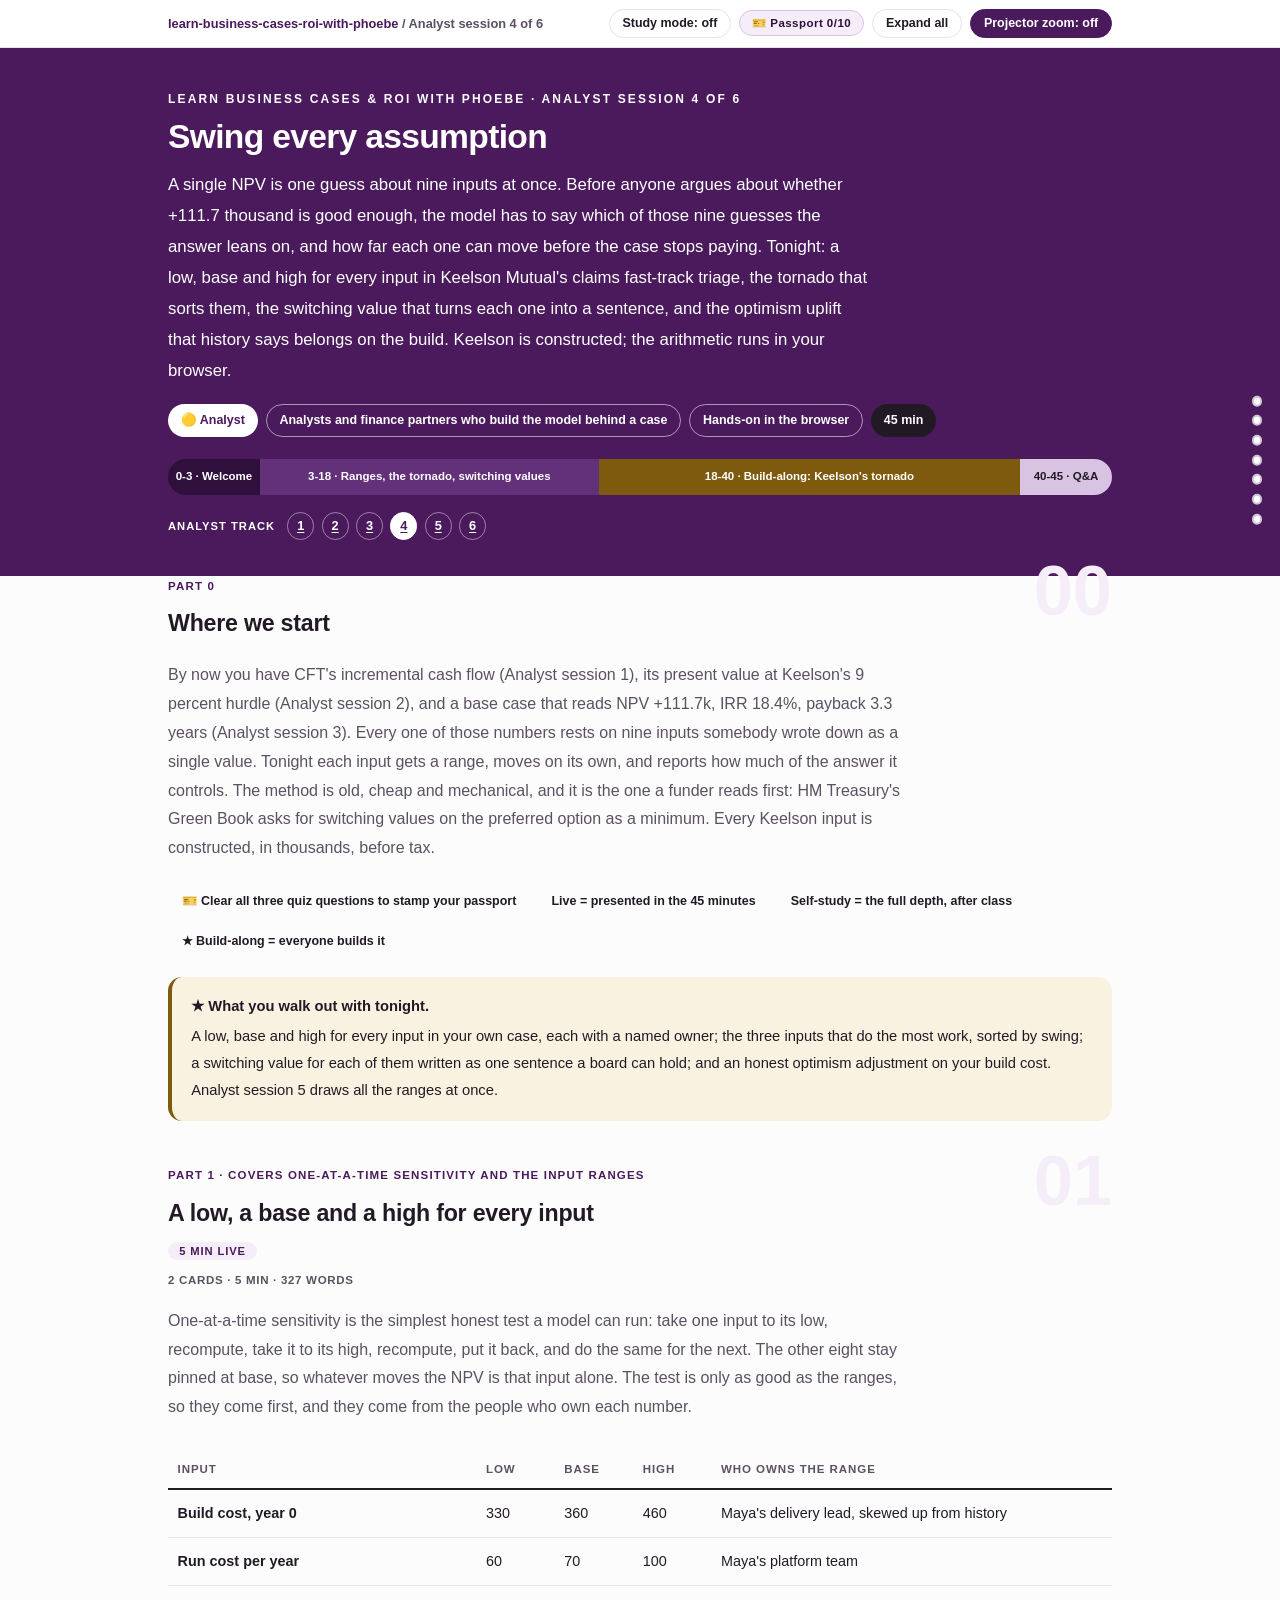
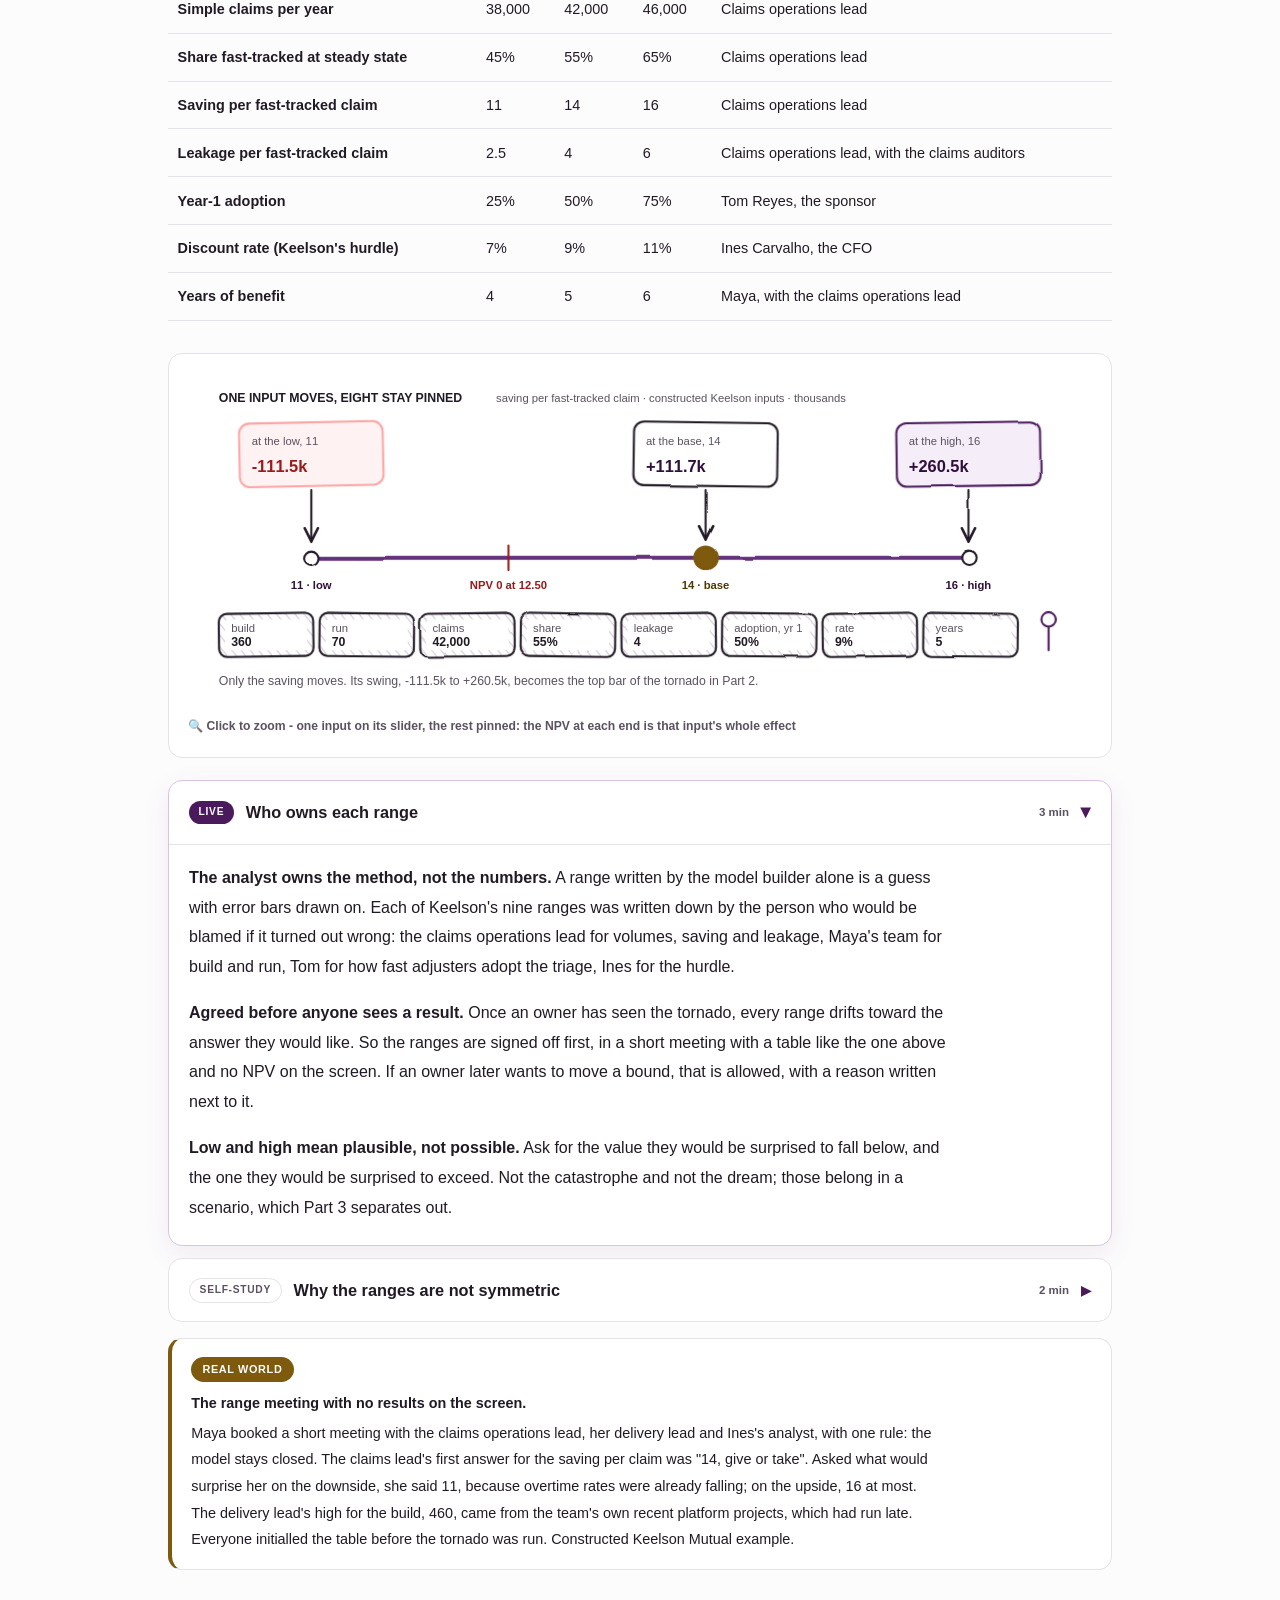
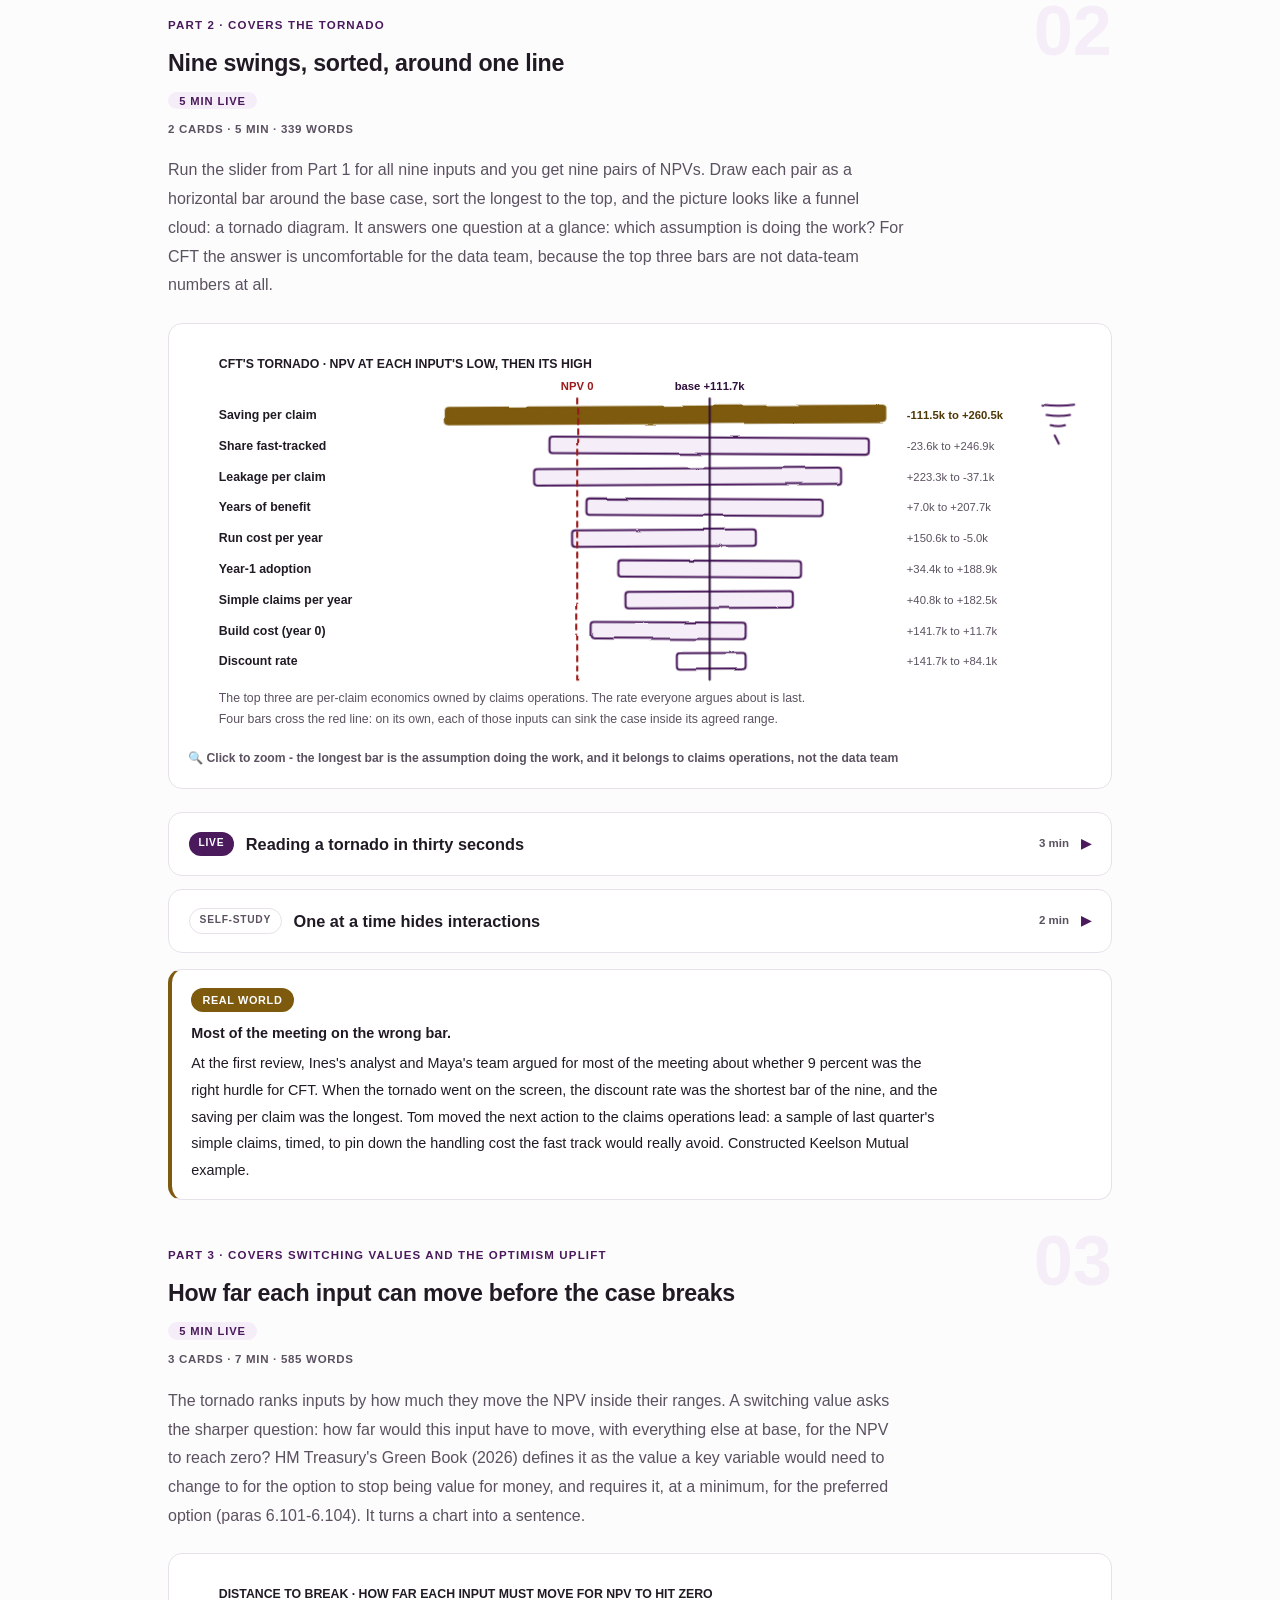
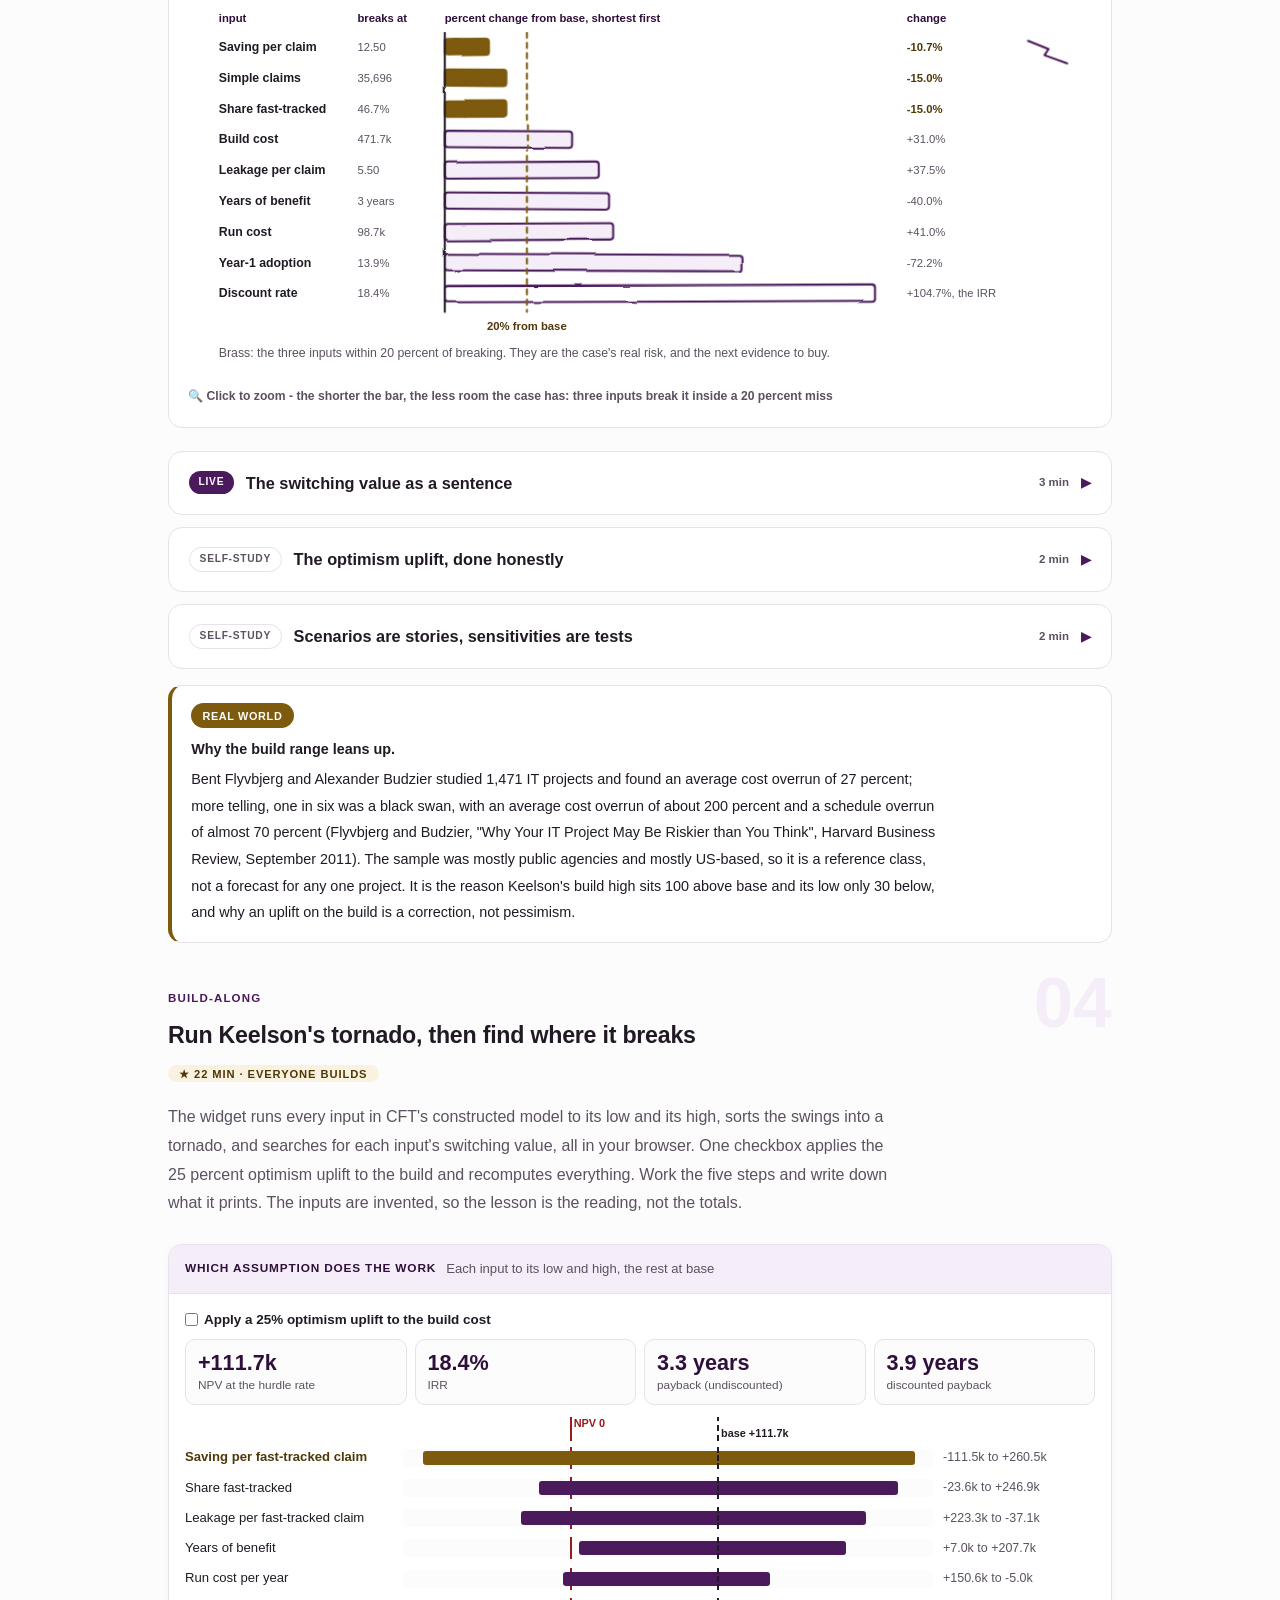
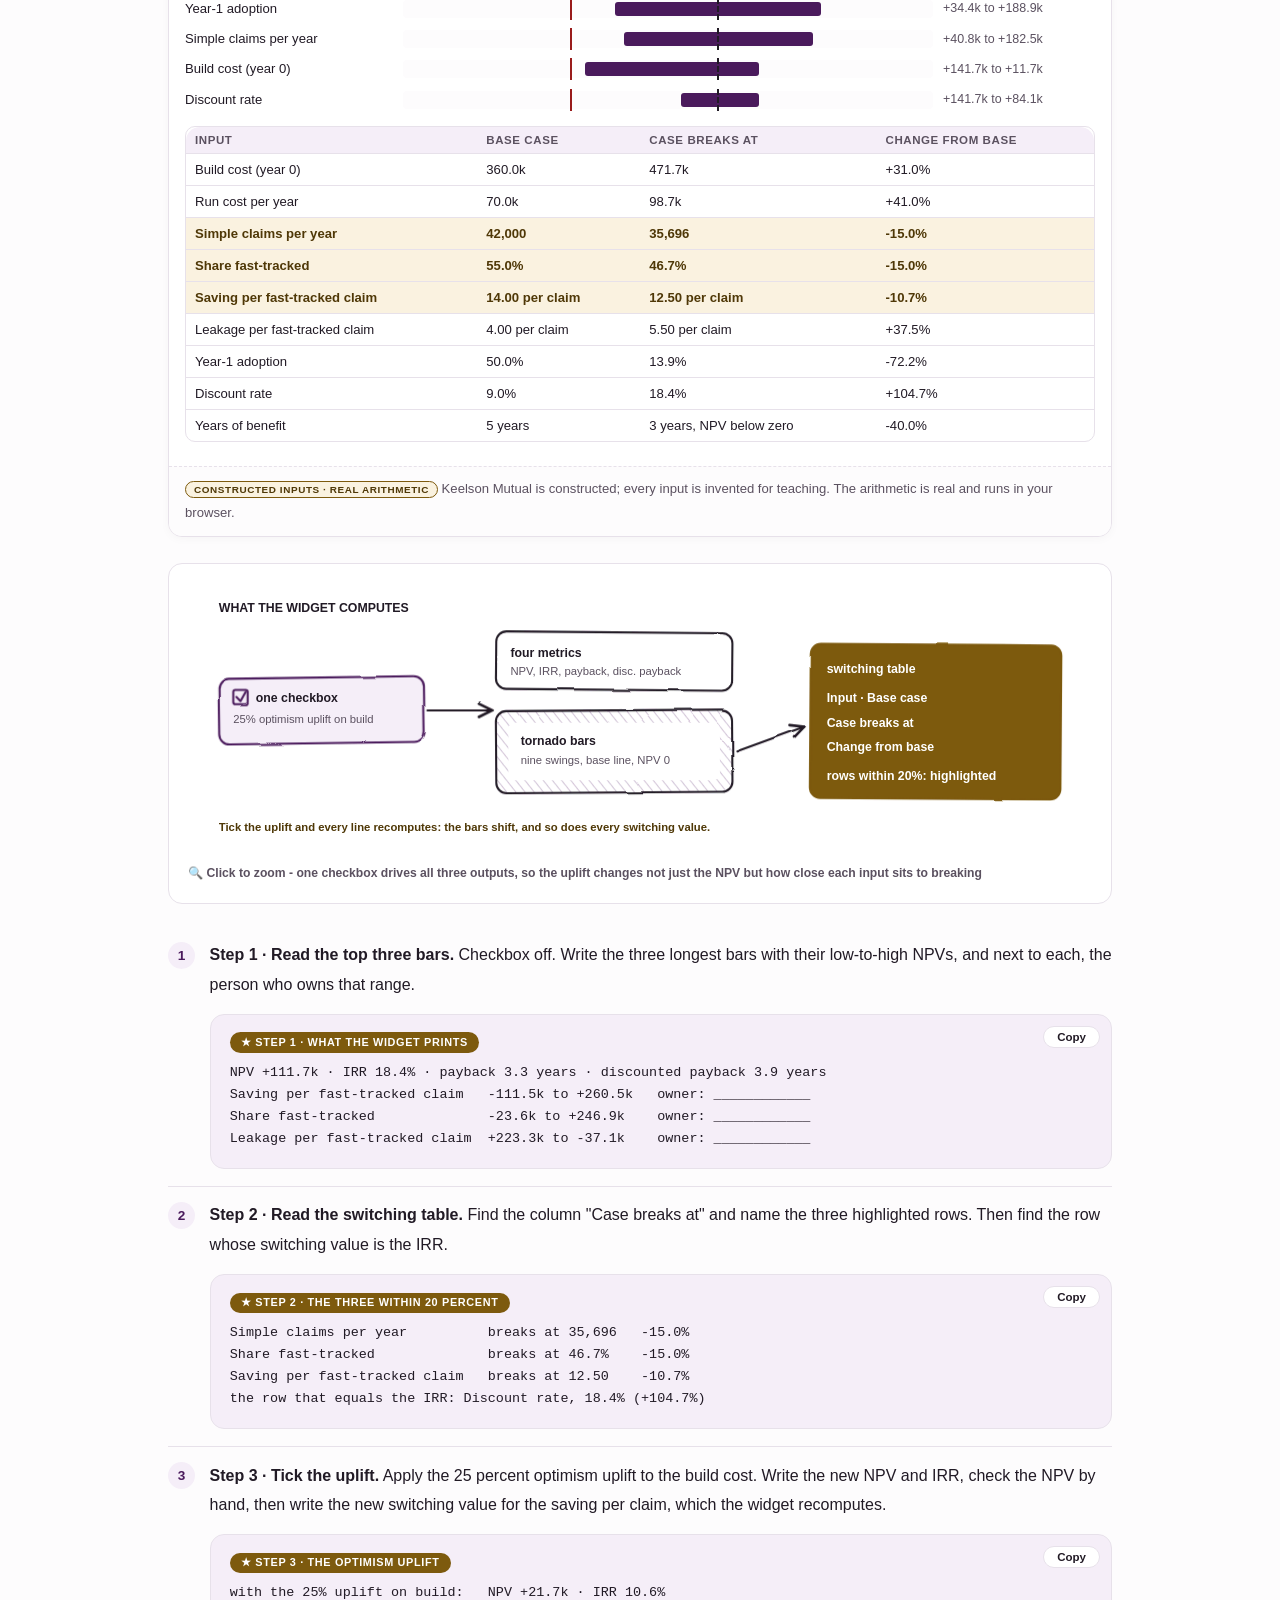
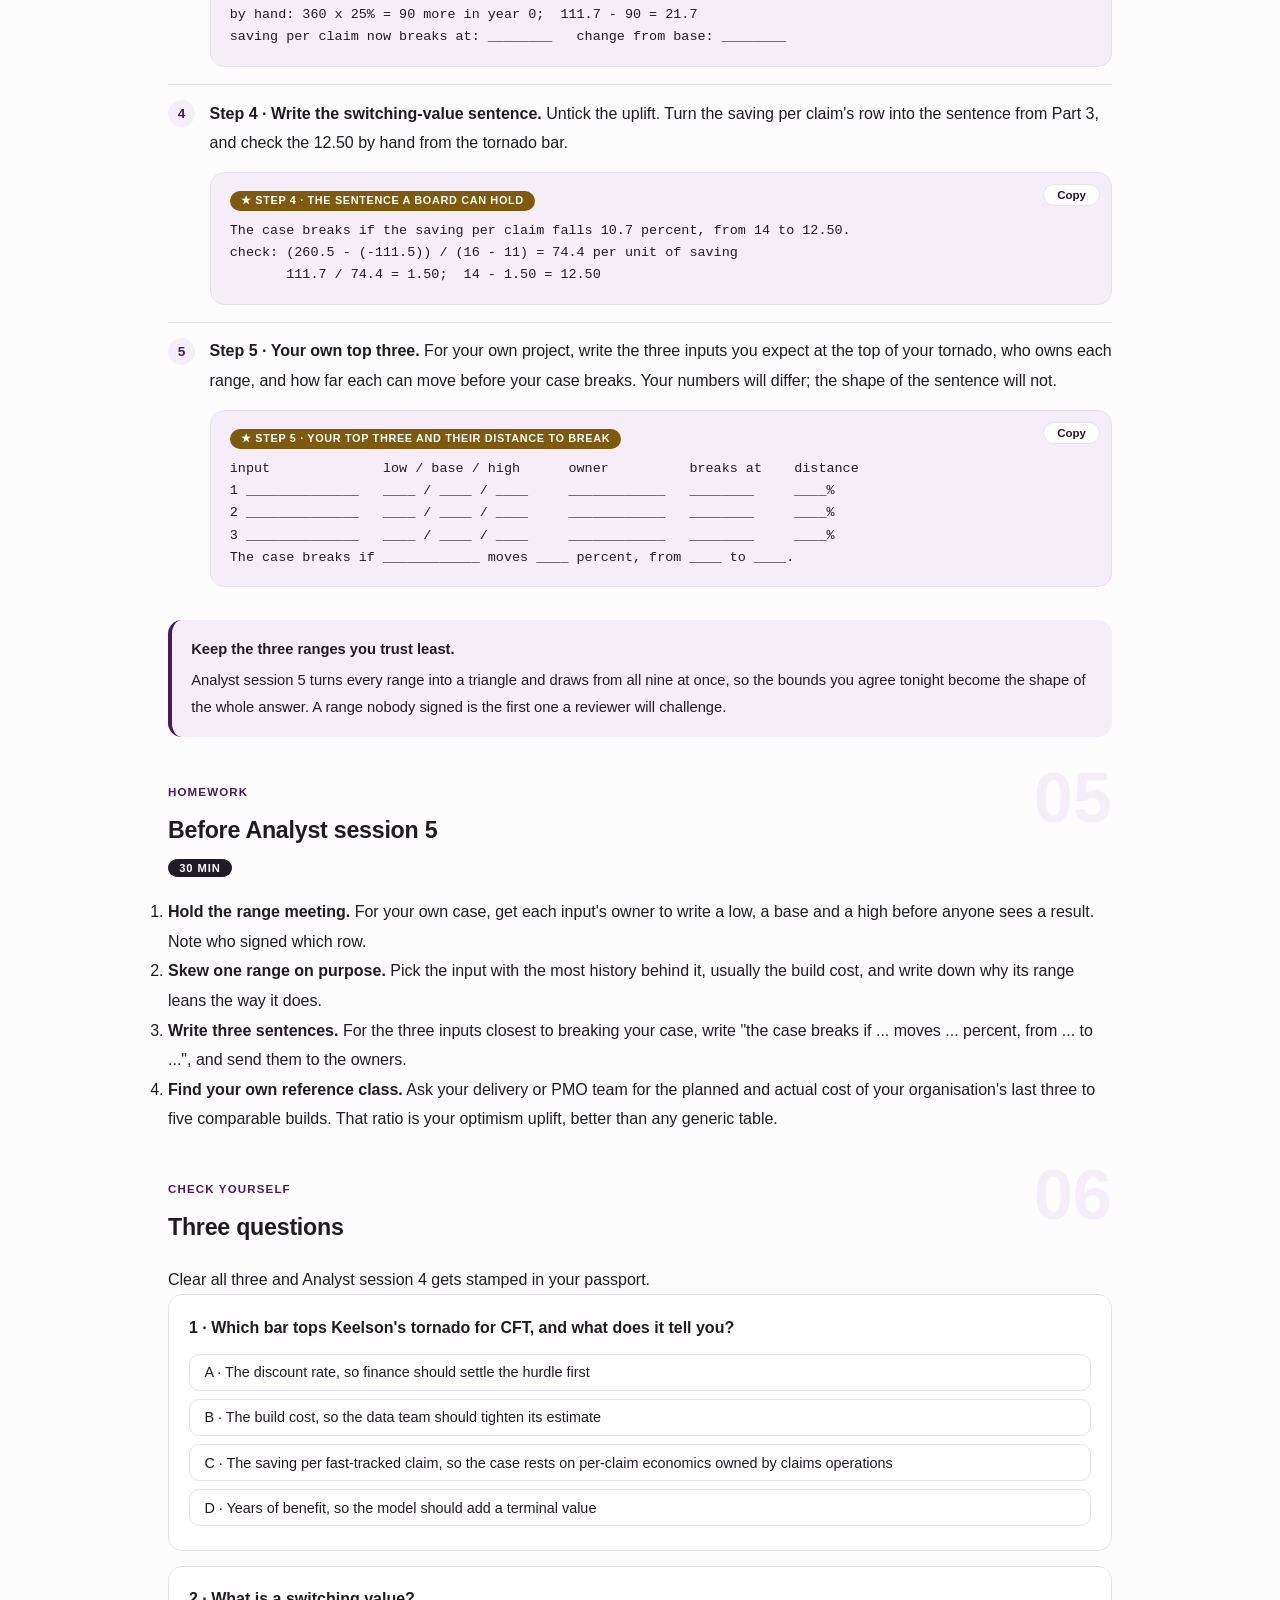
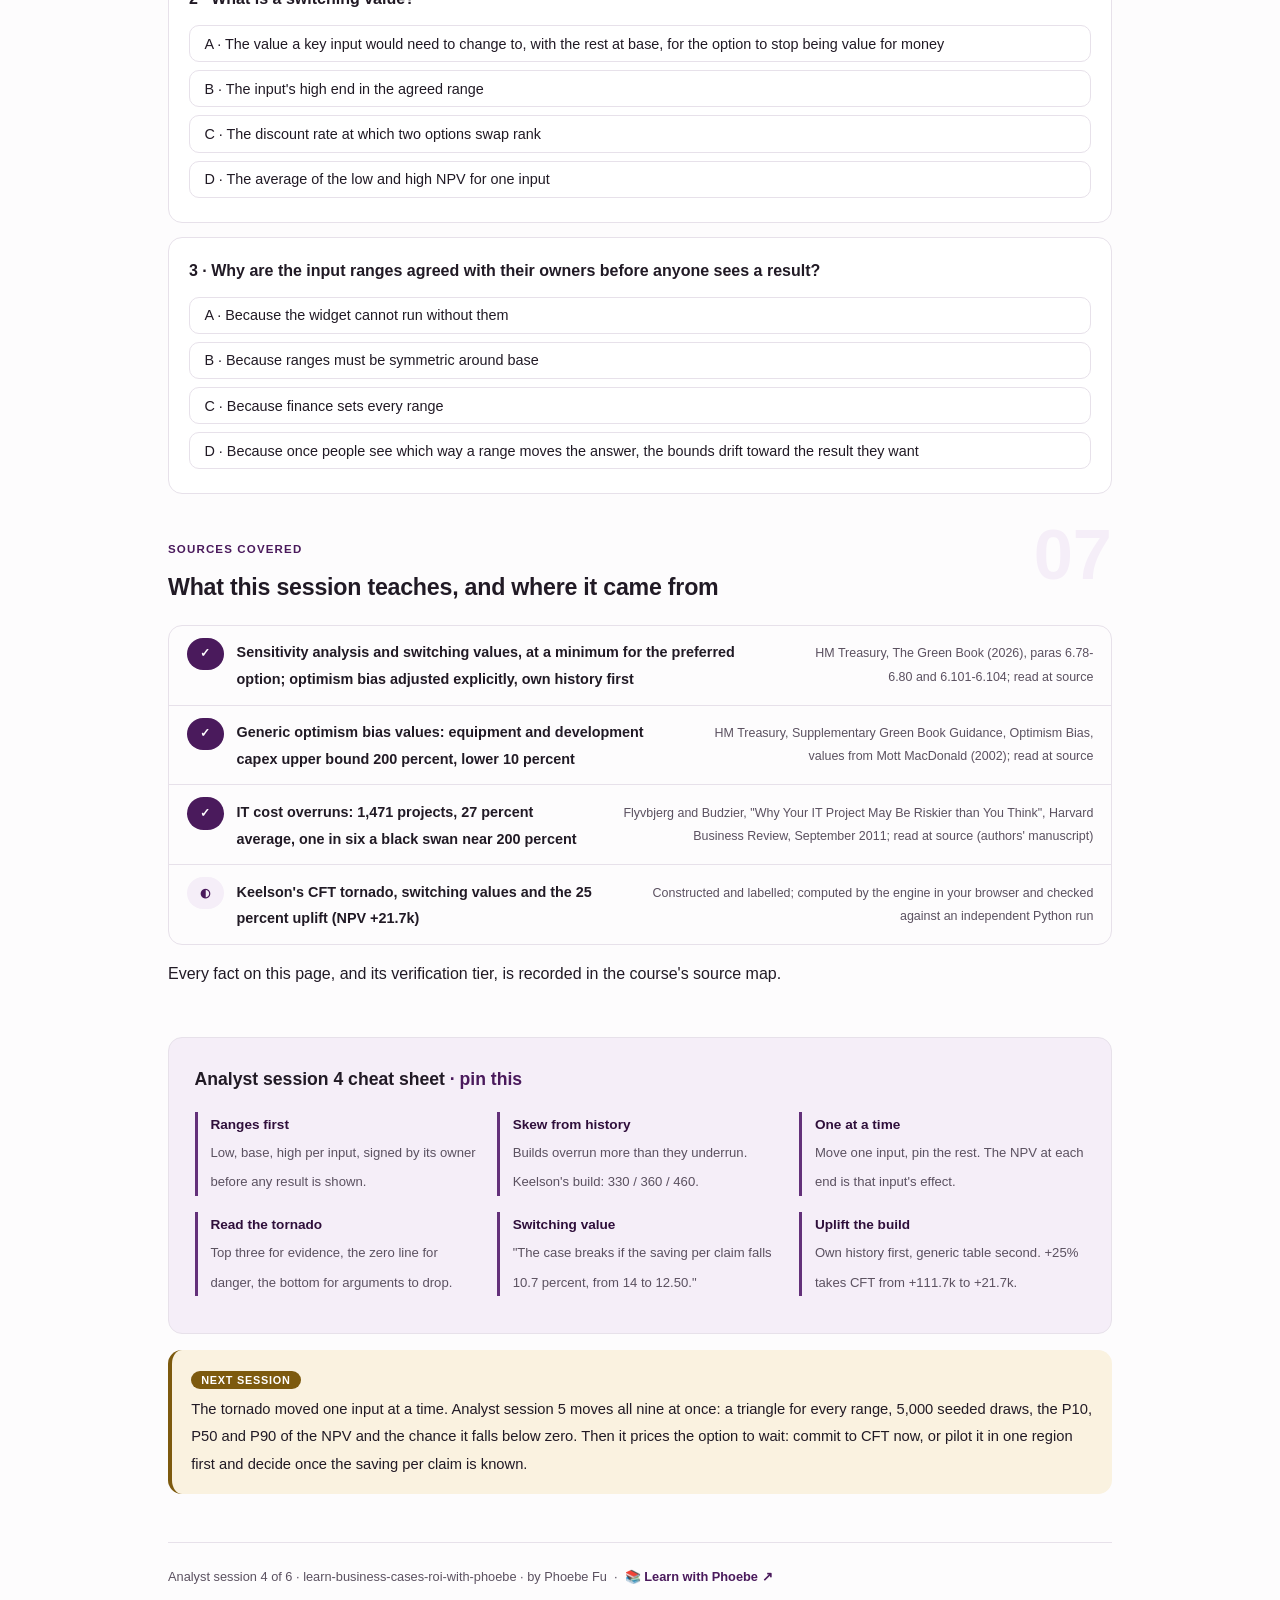
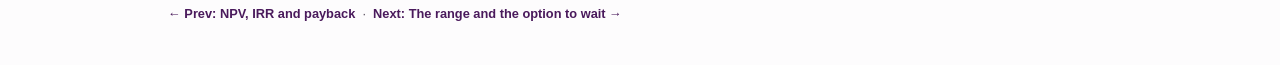
<file: courses/a4-swing-every-assumption.html>
<!DOCTYPE html>
<html lang="en">
<head>
<meta charset="UTF-8">
<meta name="viewport" content="width=device-width, initial-scale=1.0">
<!-- social:start -->
<meta name="description" content="Analyst session 4 of 6. Swing every assumption: nine inputs, each with a low, base and high agreed with its owner, moved one at a time into a tornado, then switching values that say how far each input can move before the case breaks, and an optimism uplift on the build that takes the NPV from plus 111.7 thousand to plus 21.7 thousand. Keelson Mutual's claims fast-track triage, constructed, computed in your browser.">
<meta property="og:type" content="article">
<meta property="og:site_name" content="Learn with Phoebe">
<meta property="og:title" content="Swing every assumption - learn business cases and ROI with phoebe">
<meta property="og:description" content="Analyst session 4 of 6. One-at-a-time sensitivity, the tornado, switching values and the optimism uplift, computed live.">
<meta property="og:url" content="https://phoebefu6.github.io/learn-business-cases-roi-with-phoebe/courses/a4-swing-every-assumption.html">
<meta property="og:image" content="https://phoebefu6.github.io/learn-business-cases-roi-with-phoebe/assets/og-cover.png">
<meta property="og:image:width" content="1200">
<meta property="og:image:height" content="630">
<meta name="twitter:card" content="summary_large_image">
<meta name="twitter:title" content="Swing every assumption - learn business cases and ROI with phoebe">
<meta name="twitter:description" content="Analyst session 4 of 6. The tornado and switching values, computed live.">
<meta name="twitter:image" content="https://phoebefu6.github.io/learn-business-cases-roi-with-phoebe/assets/og-cover.png">
<!-- social:end -->
<title>Analyst session 4 · Swing every assumption - learn business cases and ROI with phoebe</title>
<link rel="stylesheet" href="../assets/style.css?v=1">
</head>
<body>

<div class="toolbar">
  <div class="wrap">
    <span class="crumb"><a href="../index.html">learn-business-cases-roi-with-phoebe</a> / Analyst session 4 of 6</span>
    <button class="btn" id="toggle-all" type="button">Expand all</button>
    <button class="btn primary" id="zoom-toggle" type="button">Projector zoom: off</button>
  </div>
</div>

<header class="masthead">
  <div class="wrap">
    <div class="eyebrow">Learn Business Cases &amp; ROI with Phoebe · Analyst session 4 of 6</div>
    <h1>Swing every <span class="accent">assumption</span></h1>
    <p class="sub">A single NPV is one guess about nine inputs at once. Before anyone argues about whether +111.7 thousand is good enough, the model has to say which of those nine guesses the answer leans on, and how far each one can move before the case stops paying. Tonight: a low, base and high for every input in Keelson Mutual's claims fast-track triage, the tornado that sorts them, the switching value that turns each one into a sentence, and the optimism uplift that history says belongs on the build. Keelson is constructed; the arithmetic runs in your browser.</p>
    <div class="chip-row">
      <span class="chip level">🟡 Analyst</span>
      <span class="chip audience">Analysts and finance partners who build the model behind a case</span>
      <span class="chip audience">Hands-on in the browser</span>
      <span class="chip time">45 min</span>
    </div>
    <div class="agenda">
      <span class="a1" style="flex:1">0-3 · Welcome</span>
      <span class="a2" style="flex:4">3-18 · Ranges, the tornado, switching values</span>
      <span class="a3" style="flex:5">18-40 · Build-along: Keelson's tornado</span>
      <span class="a4" style="flex:1">40-45 · Q&amp;A</span>
    </div>
  </div>
</header>

<main class="wrap">

  <section class="section" id="intro">
    <div class="section-kicker">
      <span class="klabel">Part 0</span>
      <h2>Where we start</h2>
    </div>
    <p class="lede">By now you have CFT's incremental cash flow (Analyst session 1), its present value at Keelson's 9 percent hurdle (Analyst session 2), and a base case that reads NPV +111.7k, IRR 18.4%, payback 3.3 years (Analyst session 3). Every one of those numbers rests on nine inputs somebody wrote down as a single value. Tonight each input gets a range, moves on its own, and reports how much of the answer it controls. The method is old, cheap and mechanical, and it is the one a funder reads first: HM Treasury's Green Book asks for switching values on the preferred option as a minimum. Every Keelson input is constructed, in thousands, before tax.</p>

    <div class="legend">
      <span class="pill">🎫 Clear all three quiz questions to stamp your passport</span>
      <span class="pill">Live = presented in the 45 minutes</span>
      <span class="pill">Self-study = the full depth, after class</span>
      <span class="pill">★ Build-along = everyone builds it</span>
    </div>

    <div class="callout win">
      <p><strong>★ What you walk out with tonight.</strong> A low, base and high for every input in your own case, each with a named owner; the three inputs that do the most work, sorted by swing; a switching value for each of them written as one sentence a board can hold; and an honest optimism adjustment on your build cost. Analyst session 5 draws all the ranges at once.</p>
    </div>
  </section>

  <section class="section" id="part-1">
    <div class="section-kicker">
      <span class="klabel">Part 1 · covers one-at-a-time sensitivity and the input ranges</span>
      <h2>A low, a base and a high for every input</h2>
      <span class="tag concept">5 min live</span>
    </div>
    <p class="lede">One-at-a-time sensitivity is the simplest honest test a model can run: take one input to its low, recompute, take it to its high, recompute, put it back, and do the same for the next. The other eight stay pinned at base, so whatever moves the NPV is that input alone. The test is only as good as the ranges, so they come first, and they come from the people who own each number.</p>

    <div class="tablescroll">
      <table class="clean">
        <thead>
          <tr><th>Input</th><th>Low</th><th>Base</th><th>High</th><th>Who owns the range</th></tr>
        </thead>
        <tbody>
          <tr><td>Build cost, year 0</td><td>330</td><td>360</td><td>460</td><td>Maya's delivery lead, skewed up from history</td></tr>
          <tr><td>Run cost per year</td><td>60</td><td>70</td><td>100</td><td>Maya's platform team</td></tr>
          <tr><td>Simple claims per year</td><td>38,000</td><td>42,000</td><td>46,000</td><td>Claims operations lead</td></tr>
          <tr><td>Share fast-tracked at steady state</td><td>45%</td><td>55%</td><td>65%</td><td>Claims operations lead</td></tr>
          <tr><td>Saving per fast-tracked claim</td><td>11</td><td>14</td><td>16</td><td>Claims operations lead</td></tr>
          <tr><td>Leakage per fast-tracked claim</td><td>2.5</td><td>4</td><td>6</td><td>Claims operations lead, with the claims auditors</td></tr>
          <tr><td>Year-1 adoption</td><td>25%</td><td>50%</td><td>75%</td><td>Tom Reyes, the sponsor</td></tr>
          <tr><td>Discount rate (Keelson's hurdle)</td><td>7%</td><td>9%</td><td>11%</td><td>Ines Carvalho, the CFO</td></tr>
          <tr><td>Years of benefit</td><td>4</td><td>5</td><td>6</td><td>Maya, with the claims operations lead</td></tr>
        </tbody>
      </table>
    </div>

    <figure class="zoomable">
      <svg viewBox="0 0 880 324" xmlns="http://www.w3.org/2000/svg" role="img" aria-label="A hand-drawn slider for one input, the saving per fast-tracked claim. At its low of 11 the NPV is minus 111.5 thousand; at the base of 14 it is plus 111.7 thousand; at its high of 16 it is plus 260.5 thousand. A red tick on the track marks 12.50, where the NPV crosses zero. Below the slider, the other eight inputs sit pinned at base: build 360, run 70, claims 42,000, share 55 percent, leakage 4, adoption 50 percent, rate 9 percent, years 5. The slider knob at the base is filled in brass.">
        <defs>
          <filter id="a4aSk" x="-3%" y="-3%" width="106%" height="106%"><feTurbulence type="fractalNoise" baseFrequency="0.02" numOctaves="2" seed="41" result="n"/><feDisplacementMap in="SourceGraphic" in2="n" scale="2.4" xChannelSelector="R" yChannelSelector="G"/></filter>
          <pattern id="a4aHc" patternUnits="userSpaceOnUse" width="7" height="7" patternTransform="rotate(-38)"><line x1="0" y1="0" x2="0" y2="7" stroke="#4A1A5C" stroke-width="1" opacity=".5"/></pattern>
          <marker id="a4aAr" viewBox="0 0 10 10" refX="9" refY="5" markerWidth="8" markerHeight="8" orient="auto"><path d="M1 1 L9 5 L1 9" fill="none" stroke="#211A25" stroke-width="1.6" stroke-linecap="round"/></marker>
        </defs>
        <style>
          .a4aH { font: 800 12px Inter, sans-serif; fill: #211A25; }
          .a4aL { font: 600 12px Inter, sans-serif; fill: #211A25; }
          .a4aS { font: 400 11px Inter, sans-serif; fill: #5B5160; }
          .a4aV { font: 800 16px Inter, sans-serif; fill: #2F0F3B; }
          .a4aR { font: 800 16px Inter, sans-serif; fill: #991B1B; }
          .a4aRs { font: 700 11px Inter, sans-serif; fill: #991B1B; }
          .a4aA { font: 700 11px Inter, sans-serif; fill: #2F0F3B; }
          .a4aB { font: 800 11px Inter, sans-serif; fill: #4F3807; }
          .a4aN { font: 400 12px Inter, sans-serif; fill: #5B5160; }
        </style>

        <text class="a4aH" x="30" y="28">ONE INPUT MOVES, EIGHT STAY PINNED</text>
        <text class="a4aS" x="300" y="28">saving per fast-tracked claim · constructed Keelson inputs · thousands</text>

        <g filter="url(#a4aSk)" fill="none" stroke="#211A25" stroke-width="2" stroke-linecap="round" stroke-linejoin="round">
          <rect x="50" y="48" width="140" height="62" rx="10" transform="rotate(-1.2 120 79)" fill="#FEF2F2" stroke="#FCA5A5"/>
          <rect x="434" y="48" width="140" height="62" rx="10" transform="rotate(0.8 504 79)" fill="#FFFFFF"/>
          <rect x="690" y="48" width="140" height="62" rx="10" transform="rotate(-0.8 760 79)" fill="#F5EEF8" stroke="#4A1A5C"/>
          <path d="M120 114 L120 164" marker-end="url(#a4aAr)"/>
          <path d="M504 114 L504 162" marker-end="url(#a4aAr)"/>
          <path d="M760 114 L760 164" marker-end="url(#a4aAr)"/>
          <path d="M120 180 L760 180" stroke-width="4" stroke="#63307A"/>
          <circle cx="120" cy="180" r="7" fill="#FFFFFF"/>
          <circle cx="760" cy="180" r="7" fill="#FFFFFF"/>
          <path d="M312 168 L312 192" stroke="#991B1B"/>
          <circle cx="504" cy="180" r="11" fill="#7D5A0E" stroke="#7D5A0E"/>
          <rect x="30" y="234" width="92" height="42" rx="8" transform="rotate(-0.8 76 255)" fill="url(#a4aHc)"/>
          <rect x="128" y="234" width="92" height="42" rx="8" transform="rotate(0.6 174 255)" fill="url(#a4aHc)"/>
          <rect x="226" y="234" width="92" height="42" rx="8" transform="rotate(-0.6 272 255)" fill="url(#a4aHc)"/>
          <rect x="324" y="234" width="92" height="42" rx="8" transform="rotate(0.8 370 255)" fill="url(#a4aHc)"/>
          <rect x="422" y="234" width="92" height="42" rx="8" transform="rotate(-0.6 468 255)" fill="url(#a4aHc)"/>
          <rect x="520" y="234" width="92" height="42" rx="8" transform="rotate(0.6 566 255)" fill="url(#a4aHc)"/>
          <rect x="618" y="234" width="92" height="42" rx="8" transform="rotate(-0.8 664 255)" fill="url(#a4aHc)"/>
          <rect x="716" y="234" width="92" height="42" rx="8" transform="rotate(0.6 762 255)" fill="url(#a4aHc)"/>
          <!-- doodle: a pushpin holding the pinned row -->
          <circle cx="838" cy="240" r="7" stroke="#4A1A5C"/>
          <path d="M838 247 L838 270" stroke="#4A1A5C"/>
        </g>

        <text class="a4aS" x="62" y="70">at the low, 11</text>
        <text class="a4aR" x="62" y="96">-111.5k</text>
        <text class="a4aS" x="446" y="70">at the base, 14</text>
        <text class="a4aV" x="446" y="96">+111.7k</text>
        <text class="a4aS" x="702" y="70">at the high, 16</text>
        <text class="a4aV" x="702" y="96">+260.5k</text>

        <text class="a4aA" x="120" y="210" text-anchor="middle">11 · low</text>
        <text class="a4aRs" x="312" y="210" text-anchor="middle">NPV 0 at 12.50</text>
        <text class="a4aB" x="504" y="210" text-anchor="middle">14 · base</text>
        <text class="a4aA" x="760" y="210" text-anchor="middle">16 · high</text>

        <rect x="36" y="240" width="80" height="30" rx="4" fill="#FFFFFF"/>
        <rect x="134" y="240" width="80" height="30" rx="4" fill="#FFFFFF"/>
        <rect x="232" y="240" width="80" height="30" rx="4" fill="#FFFFFF"/>
        <rect x="330" y="240" width="80" height="30" rx="4" fill="#FFFFFF"/>
        <rect x="428" y="240" width="80" height="30" rx="4" fill="#FFFFFF"/>
        <rect x="526" y="240" width="80" height="30" rx="4" fill="#FFFFFF"/>
        <rect x="624" y="240" width="80" height="30" rx="4" fill="#FFFFFF"/>
        <rect x="722" y="240" width="80" height="30" rx="4" fill="#FFFFFF"/>
        <text class="a4aS" x="42" y="252">build</text><text class="a4aL" x="42" y="266">360</text>
        <text class="a4aS" x="140" y="252">run</text><text class="a4aL" x="140" y="266">70</text>
        <text class="a4aS" x="238" y="252">claims</text><text class="a4aL" x="238" y="266">42,000</text>
        <text class="a4aS" x="336" y="252">share</text><text class="a4aL" x="336" y="266">55%</text>
        <text class="a4aS" x="434" y="252">leakage</text><text class="a4aL" x="434" y="266">4</text>
        <text class="a4aS" x="532" y="252">adoption, yr 1</text><text class="a4aL" x="532" y="266">50%</text>
        <text class="a4aS" x="630" y="252">rate</text><text class="a4aL" x="630" y="266">9%</text>
        <text class="a4aS" x="728" y="252">years</text><text class="a4aL" x="728" y="266">5</text>

        <text class="a4aN" x="30" y="304">Only the saving moves. Its swing, -111.5k to +260.5k, becomes the top bar of the tornado in Part 2.</text>
      </svg>
      <figcaption>🔍 Click to zoom - one input on its slider, the rest pinned: the NPV at each end is that input's whole effect</figcaption>
    </figure>

    <details class="card" open>
      <summary><span class="mode live">Live</span>Who owns each range<span class="mini">3 min</span><span class="caret">▶</span></summary>
      <div class="body">
        <p><strong>The analyst owns the method, not the numbers.</strong> A range written by the model builder alone is a guess with error bars drawn on. Each of Keelson's nine ranges was written down by the person who would be blamed if it turned out wrong: the claims operations lead for volumes, saving and leakage, Maya's team for build and run, Tom for how fast adjusters adopt the triage, Ines for the hurdle.</p>
        <p><strong>Agreed before anyone sees a result.</strong> Once an owner has seen the tornado, every range drifts toward the answer they would like. So the ranges are signed off first, in a short meeting with a table like the one above and no NPV on the screen. If an owner later wants to move a bound, that is allowed, with a reason written next to it.</p>
        <p><strong>Low and high mean plausible, not possible.</strong> Ask for the value they would be surprised to fall below, and the one they would be surprised to exceed. Not the catastrophe and not the dream; those belong in a scenario, which Part 3 separates out.</p>
      </div>
    </details>

    <details class="card">
      <summary><span class="mode self">Self-study</span>Why the ranges are not symmetric<span class="mini">2 min</span><span class="caret">▶</span></summary>
      <div class="body">
        <p>Look at the build cost: 30 below base, 100 above. That is deliberate. Technology projects overrun far more often and far further than they underrun, so a range centred on the plan quietly assumes the plan is unbiased. Keelson's delivery lead skewed it up from the team's own past builds, which is the order HM Treasury's Green Book (2026) recommends: the organisation's own historical forecast errors first, generic values only without them.</p>
        <p>The same reasoning skews leakage up (1.5 below base, 2 above: nobody yet knows how many inflated claims will slip through) and caps the saving close to base (only 2 above, 3 below), because the claims team already priced the handling cost and has little reason to expect a windfall. A symmetric range is a claim too: it says the error could fall either way with equal force. Write down why, whichever shape you choose.</p>
      </div>
    </details>

    <div class="callout example">
      <span class="ex-pill">Real world</span>
      <p><strong>The range meeting with no results on the screen.</strong> Maya booked a short meeting with the claims operations lead, her delivery lead and Ines's analyst, with one rule: the model stays closed. The claims lead's first answer for the saving per claim was "14, give or take". Asked what would surprise her on the downside, she said 11, because overtime rates were already falling; on the upside, 16 at most. The delivery lead's high for the build, 460, came from the team's own recent platform projects, which had run late. Everyone initialled the table before the tornado was run. Constructed Keelson Mutual example.</p>
    </div>
  </section>

  <section class="section" id="part-2">
    <div class="section-kicker">
      <span class="klabel">Part 2 · covers the tornado</span>
      <h2>Nine swings, sorted, around one line</h2>
      <span class="tag concept">5 min live</span>
    </div>
    <p class="lede">Run the slider from Part 1 for all nine inputs and you get nine pairs of NPVs. Draw each pair as a horizontal bar around the base case, sort the longest to the top, and the picture looks like a funnel cloud: a tornado diagram. It answers one question at a glance: which assumption is doing the work? For CFT the answer is uncomfortable for the data team, because the top three bars are not data-team numbers at all.</p>

    <figure class="zoomable">
      <svg viewBox="0 0 880 384" xmlns="http://www.w3.org/2000/svg" role="img" aria-label="A hand-drawn tornado of nine bars around the base NPV of plus 111.7 thousand, with a line at NPV zero. From the top: saving per claim from minus 111.5 to plus 260.5 thousand; share fast-tracked from minus 23.6 to plus 246.9; leakage per claim from plus 223.3 to minus 37.1; years of benefit from plus 7.0 to plus 207.7; run cost from plus 150.6 to minus 5.0; year-1 adoption from plus 34.4 to plus 188.9; simple claims from plus 40.8 to plus 182.5; build cost from plus 141.7 to plus 11.7; discount rate from plus 141.7 to plus 84.1. The top bar is filled in brass. The discount rate is the shortest bar.">
        <defs>
          <filter id="a4bSk" x="-3%" y="-3%" width="106%" height="106%"><feTurbulence type="fractalNoise" baseFrequency="0.02" numOctaves="2" seed="43" result="n"/><feDisplacementMap in="SourceGraphic" in2="n" scale="2.4" xChannelSelector="R" yChannelSelector="G"/></filter>
          <pattern id="a4bHc" patternUnits="userSpaceOnUse" width="7" height="7" patternTransform="rotate(-38)"><line x1="0" y1="0" x2="0" y2="7" stroke="#4A1A5C" stroke-width="1" opacity=".5"/></pattern>
          <marker id="a4bAr" viewBox="0 0 10 10" refX="9" refY="5" markerWidth="8" markerHeight="8" orient="auto"><path d="M1 1 L9 5 L1 9" fill="none" stroke="#211A25" stroke-width="1.6" stroke-linecap="round"/></marker>
        </defs>
        <style>
          .a4bH { font: 800 12px Inter, sans-serif; fill: #211A25; }
          .a4bL { font: 600 12px Inter, sans-serif; fill: #211A25; }
          .a4bS { font: 400 11px Inter, sans-serif; fill: #5B5160; }
          .a4bB { font: 800 11px Inter, sans-serif; fill: #4F3807; }
          .a4bA { font: 700 11px Inter, sans-serif; fill: #2F0F3B; }
          .a4bR { font: 700 11px Inter, sans-serif; fill: #991B1B; }
          .a4bN { font: 400 12px Inter, sans-serif; fill: #5B5160; }
        </style>

        <text class="a4bH" x="30" y="24">CFT'S TORNADO · NPV AT EACH INPUT'S LOW, THEN ITS HIGH</text>
        <text class="a4bR" x="379" y="46" text-anchor="middle">NPV 0</text>
        <text class="a4bA" x="508" y="46" text-anchor="middle">base +111.7k</text>

        <g filter="url(#a4bSk)" fill="none" stroke="#211A25" stroke-width="2" stroke-linecap="round" stroke-linejoin="round">
          <rect x="251" y="62" width="428" height="16" rx="3" transform="rotate(-0.3 465 70)" fill="#7D5A0E" stroke="#7D5A0E"/>
          <rect x="352" y="92" width="311" height="16" rx="3" transform="rotate(0.3 507 100)" fill="#F5EEF8" stroke="#4A1A5C"/>
          <rect x="337" y="122" width="299" height="16" rx="3" transform="rotate(-0.3 487 130)" fill="#F5EEF8" stroke="#4A1A5C"/>
          <rect x="388" y="152" width="230" height="16" rx="3" transform="rotate(0.3 503 160)" fill="#F5EEF8" stroke="#4A1A5C"/>
          <rect x="374" y="182" width="179" height="16" rx="3" transform="rotate(-0.3 463 190)" fill="#F5EEF8" stroke="#4A1A5C"/>
          <rect x="419" y="212" width="178" height="16" rx="3" transform="rotate(0.3 508 220)" fill="#F5EEF8" stroke="#4A1A5C"/>
          <rect x="426" y="242" width="163" height="16" rx="3" transform="rotate(-0.3 508 250)" fill="#F5EEF8" stroke="#4A1A5C"/>
          <rect x="393" y="272" width="150" height="16" rx="3" transform="rotate(0.3 468 280)" fill="#F5EEF8" stroke="#4A1A5C"/>
          <rect x="476" y="302" width="67" height="16" rx="3" transform="rotate(-0.3 509 310)" fill="#FFFFFF" stroke="#4A1A5C"/>
          <path d="M379 54 L379 328" stroke="#991B1B" stroke-dasharray="5 5"/>
          <path d="M508 54 L508 328" stroke="#2F0F3B"/>
          <!-- doodle: a small funnel cloud beside the top bar -->
          <path d="M832 60 Q848 62 862 60 M836 70 Q848 72 858 70 M840 80 Q848 82 854 80 M844 90 L848 98" stroke="#4A1A5C"/>
        </g>

        <text class="a4bL" x="30" y="74">Saving per claim</text>
        <text class="a4bL" x="30" y="104">Share fast-tracked</text>
        <text class="a4bL" x="30" y="134">Leakage per claim</text>
        <text class="a4bL" x="30" y="164">Years of benefit</text>
        <text class="a4bL" x="30" y="194">Run cost per year</text>
        <text class="a4bL" x="30" y="224">Year-1 adoption</text>
        <text class="a4bL" x="30" y="254">Simple claims per year</text>
        <text class="a4bL" x="30" y="284">Build cost (year 0)</text>
        <text class="a4bL" x="30" y="314">Discount rate</text>

        <text class="a4bB" x="700" y="74">-111.5k to +260.5k</text>
        <text class="a4bS" x="700" y="104">-23.6k to +246.9k</text>
        <text class="a4bS" x="700" y="134">+223.3k to -37.1k</text>
        <text class="a4bS" x="700" y="164">+7.0k to +207.7k</text>
        <text class="a4bS" x="700" y="194">+150.6k to -5.0k</text>
        <text class="a4bS" x="700" y="224">+34.4k to +188.9k</text>
        <text class="a4bS" x="700" y="254">+40.8k to +182.5k</text>
        <text class="a4bS" x="700" y="284">+141.7k to +11.7k</text>
        <text class="a4bS" x="700" y="314">+141.7k to +84.1k</text>

        <text class="a4bN" x="30" y="350">The top three are per-claim economics owned by claims operations. The rate everyone argues about is last.</text>
        <text class="a4bN" x="30" y="370">Four bars cross the red line: on its own, each of those inputs can sink the case inside its agreed range.</text>
      </svg>
      <figcaption>🔍 Click to zoom - the longest bar is the assumption doing the work, and it belongs to claims operations, not the data team</figcaption>
    </figure>

    <details class="card">
      <summary><span class="mode live">Live</span>Reading a tornado in thirty seconds<span class="mini">3 min</span><span class="caret">▶</span></summary>
      <div class="body">
        <p><strong>Read the top three, then stop.</strong> The bars are sorted by swing, so the first three tell you where the next hour of evidence-gathering should go. For CFT: saving per fast-tracked claim (a swing of 372.0), share fast-tracked (270.5), leakage per claim (260.4). All three are per-claim economics, and all three are owned by the claims operations lead. The data team's own numbers, build and run, sit further down.</p>
        <p><strong>Then look at the zero line.</strong> A bar that crosses NPV 0 is an input that can sink the case on its own without leaving its agreed range. Four do: saving, share, leakage and run cost (+150.6k to -5.0k). Build cost does not, even at its high of 460: the case still reads +11.7k there.</p>
        <p><strong>Then look at the bottom.</strong> The discount rate is the shortest bar: from 7 to 11 percent it moves the NPV only between +141.7k and +84.1k. That is the input finance meetings spend most time on, and for CFT it matters least. The direction of each bar matters too: leakage, run cost, build and the rate all lower the NPV as they rise, so their low end sits on the right.</p>
      </div>
    </details>

    <details class="card">
      <summary><span class="mode self">Self-study</span>One at a time hides interactions<span class="mini">2 min</span><span class="caret">▶</span></summary>
      <div class="body">
        <p>Each bar holds the other eight inputs at base, so the tornado cannot see what happens when two move together. In CFT they often would: the value of the fast track is claims x share x adoption x (saving - leakage), a product, not a sum. If the share and the saving both land low, the loss is larger than the two bars suggest added up, because each one shrinks the other's base. The same product means the two can also cancel.</p>
        <p>So the tornado is a ranking tool, not a range. It tells you which inputs deserve better evidence; it does not tell you how wide the answer really is. Analyst session 5 draws all nine inputs together, and Analyst session 6's bench runs whole combinations side by side, including the sponsor's case where every input moves to its friendliest end at once.</p>
      </div>
    </details>

    <div class="callout example">
      <span class="ex-pill">Real world</span>
      <p><strong>Most of the meeting on the wrong bar.</strong> At the first review, Ines's analyst and Maya's team argued for most of the meeting about whether 9 percent was the right hurdle for CFT. When the tornado went on the screen, the discount rate was the shortest bar of the nine, and the saving per claim was the longest. Tom moved the next action to the claims operations lead: a sample of last quarter's simple claims, timed, to pin down the handling cost the fast track would really avoid. Constructed Keelson Mutual example.</p>
    </div>
  </section>

  <section class="section" id="part-3">
    <div class="section-kicker">
      <span class="klabel">Part 3 · covers switching values and the optimism uplift</span>
      <h2>How far each input can move before the case breaks</h2>
      <span class="tag concept">5 min live</span>
    </div>
    <p class="lede">The tornado ranks inputs by how much they move the NPV inside their ranges. A switching value asks the sharper question: how far would this input have to move, with everything else at base, for the NPV to reach zero? HM Treasury's Green Book (2026) defines it as the value a key variable would need to change to for the option to stop being value for money, and requires it, at a minimum, for the preferred option (paras 6.101-6.104). It turns a chart into a sentence.</p>

    <figure class="zoomable">
      <svg viewBox="0 0 880 392" xmlns="http://www.w3.org/2000/svg" role="img" aria-label="A hand-drawn bar chart of distance to break, the percent change from base each input needs for CFT's NPV to reach zero, shortest first. Saving per claim breaks at 12.50, minus 10.7 percent. Simple claims at 35,696, minus 15.0 percent. Share fast-tracked at 46.7 percent, minus 15.0 percent. Build cost at 471.7 thousand, plus 31.0 percent. Leakage per claim at 5.50, plus 37.5 percent. Years of benefit at 3 years, minus 40.0 percent. Run cost at 98.7 thousand, plus 41.0 percent. Year-1 adoption at 13.9 percent, minus 72.2 percent. Discount rate at 18.4 percent, plus 104.7 percent, which is the IRR. A line marks 20 percent from base; the three bars inside it are filled in brass.">
        <defs>
          <filter id="a4cSk" x="-3%" y="-3%" width="106%" height="106%"><feTurbulence type="fractalNoise" baseFrequency="0.02" numOctaves="2" seed="47" result="n"/><feDisplacementMap in="SourceGraphic" in2="n" scale="2.4" xChannelSelector="R" yChannelSelector="G"/></filter>
          <pattern id="a4cHc" patternUnits="userSpaceOnUse" width="7" height="7" patternTransform="rotate(-38)"><line x1="0" y1="0" x2="0" y2="7" stroke="#4A1A5C" stroke-width="1" opacity=".5"/></pattern>
          <marker id="a4cAr" viewBox="0 0 10 10" refX="9" refY="5" markerWidth="8" markerHeight="8" orient="auto"><path d="M1 1 L9 5 L1 9" fill="none" stroke="#211A25" stroke-width="1.6" stroke-linecap="round"/></marker>
        </defs>
        <style>
          .a4cH { font: 800 12px Inter, sans-serif; fill: #211A25; }
          .a4cL { font: 600 12px Inter, sans-serif; fill: #211A25; }
          .a4cS { font: 400 11px Inter, sans-serif; fill: #5B5160; }
          .a4cB { font: 800 11px Inter, sans-serif; fill: #4F3807; }
          .a4cA { font: 700 11px Inter, sans-serif; fill: #2F0F3B; }
          .a4cN { font: 400 12px Inter, sans-serif; fill: #5B5160; }
        </style>

        <text class="a4cH" x="30" y="24">DISTANCE TO BREAK · HOW FAR EACH INPUT MUST MOVE FOR NPV TO HIT ZERO</text>
        <text class="a4cA" x="30" y="48">input</text>
        <text class="a4cA" x="165" y="48">breaks at</text>
        <text class="a4cA" x="250" y="48">percent change from base, shortest first</text>
        <text class="a4cA" x="700" y="48">change</text>

        <g filter="url(#a4cSk)" fill="none" stroke="#211A25" stroke-width="2" stroke-linecap="round" stroke-linejoin="round">
          <rect x="250" y="64" width="43" height="16" rx="3" transform="rotate(-0.4 271 72)" fill="#7D5A0E" stroke="#7D5A0E"/>
          <rect x="250" y="94" width="60" height="16" rx="3" transform="rotate(0.4 280 102)" fill="#7D5A0E" stroke="#7D5A0E"/>
          <rect x="250" y="124" width="60" height="16" rx="3" transform="rotate(-0.4 280 132)" fill="#7D5A0E" stroke="#7D5A0E"/>
          <rect x="250" y="154" width="124" height="16" rx="3" transform="rotate(0.3 312 162)" fill="#F5EEF8" stroke="#4A1A5C"/>
          <rect x="250" y="184" width="150" height="16" rx="3" transform="rotate(-0.3 325 192)" fill="#F5EEF8" stroke="#4A1A5C"/>
          <rect x="250" y="214" width="160" height="16" rx="3" transform="rotate(0.3 330 222)" fill="#F5EEF8" stroke="#4A1A5C"/>
          <rect x="250" y="244" width="164" height="16" rx="3" transform="rotate(-0.3 332 252)" fill="#F5EEF8" stroke="#4A1A5C"/>
          <rect x="250" y="274" width="289" height="16" rx="3" transform="rotate(0.2 394 282)" fill="#F5EEF8" stroke="#4A1A5C"/>
          <rect x="250" y="304" width="419" height="16" rx="3" transform="rotate(-0.2 459 312)" fill="#FFFFFF" stroke="#4A1A5C"/>
          <path d="M250 58 L250 330"/>
          <path d="M330 58 L330 330" stroke="#7D5A0E" stroke-dasharray="5 5"/>
          <!-- doodle: a snapped stick beside the shortest bar -->
          <path d="M818 66 L838 74 L834 80 L856 88" stroke="#4A1A5C"/>
        </g>

        <text class="a4cL" x="30" y="76">Saving per claim</text><text class="a4cS" x="165" y="76">12.50</text>
        <text class="a4cL" x="30" y="106">Simple claims</text><text class="a4cS" x="165" y="106">35,696</text>
        <text class="a4cL" x="30" y="136">Share fast-tracked</text><text class="a4cS" x="165" y="136">46.7%</text>
        <text class="a4cL" x="30" y="166">Build cost</text><text class="a4cS" x="165" y="166">471.7k</text>
        <text class="a4cL" x="30" y="196">Leakage per claim</text><text class="a4cS" x="165" y="196">5.50</text>
        <text class="a4cL" x="30" y="226">Years of benefit</text><text class="a4cS" x="165" y="226">3 years</text>
        <text class="a4cL" x="30" y="256">Run cost</text><text class="a4cS" x="165" y="256">98.7k</text>
        <text class="a4cL" x="30" y="286">Year-1 adoption</text><text class="a4cS" x="165" y="286">13.9%</text>
        <text class="a4cL" x="30" y="316">Discount rate</text><text class="a4cS" x="165" y="316">18.4%</text>

        <text class="a4cB" x="700" y="76">-10.7%</text>
        <text class="a4cB" x="700" y="106">-15.0%</text>
        <text class="a4cB" x="700" y="136">-15.0%</text>
        <text class="a4cS" x="700" y="166">+31.0%</text>
        <text class="a4cS" x="700" y="196">+37.5%</text>
        <text class="a4cS" x="700" y="226">-40.0%</text>
        <text class="a4cS" x="700" y="256">+41.0%</text>
        <text class="a4cS" x="700" y="286">-72.2%</text>
        <text class="a4cS" x="700" y="316">+104.7%, the IRR</text>

        <text class="a4cB" x="330" y="348" text-anchor="middle">20% from base</text>
        <text class="a4cN" x="30" y="374">Brass: the three inputs within 20 percent of breaking. They are the case's real risk, and the next evidence to buy.</text>
      </svg>
      <figcaption>🔍 Click to zoom - the shorter the bar, the less room the case has: three inputs break it inside a 20 percent miss</figcaption>
    </figure>

    <details class="card">
      <summary><span class="mode live">Live</span>The switching value as a sentence<span class="mini">3 min</span><span class="caret">▶</span></summary>
      <div class="body">
        <p><strong>The shape of the sentence.</strong> "The case breaks if [input] moves [percent] from [base] to [switching value]." For Keelson's top risk: the case breaks if the saving per claim falls 10.7 percent, from 14 to 12.50. A board can hold that, check it against evidence, and give it to an owner to watch.</p>
        <p><strong>Check one by hand.</strong> NPV is a straight line in the saving: the tornado says it moves from -111.5k at 11 to +260.5k at 16, which is 372.0 over 5, or 74.4 per unit of saving. To lose the base case's 111.7, the saving must fall 111.7 / 74.4 = 1.50, from 14 to 12.50. Build cost is simpler still: every extra thousand spent in year 0 comes straight off the NPV, so the case breaks at 360 + 111.7 = 471.7, which is 31.0 percent over base.</p>
        <p><strong>Two switching values say something extra.</strong> The discount rate's switching value, 18.4 percent, is the IRR from Analyst session 3: the rate at which NPV is zero is the definition of IRR. And years of benefit has no exact break point because it moves in whole years: at 3 years the NPV is below zero, a 40.0 percent cut.</p>
      </div>
    </details>

    <details class="card">
      <summary><span class="mode self">Self-study</span>The optimism uplift, done honestly<span class="mini">2 min</span><span class="caret">▶</span></summary>
      <div class="body">
        <p>The Green Book (2026) says appraisers must account for optimism bias with explicit adjustments at the outset: costs and durations raised, benefits lowered (para 6.78). Its order of evidence is the organisation's own historical forecast errors first (6.79), and generic supplementary values only where those do not exist (6.80).</p>
        <p>HM Treasury's supplementary guidance on optimism bias draws its generic values from Mott MacDonald's 2002 review of large public procurement in the UK. For equipment and development projects, which include software and systems development, the capital cost upper bound is 200 percent and the lower bound 10 percent. The upper bound is the average historic optimism at outline business case stage, a starting point to be reduced as the causes are mitigated; the lower bound is the target by contract award. The evidence is from 2002 data on public projects, so treat it as a ceiling to argue down from, not a measurement of your project. The same guidance offers no sound bounds for running costs or benefit shortfall, and points to sensitivity and switching values for those instead.</p>
        <p>Keelson applies a modest 25 percent uplift to the build, above the lower bound and far below the upper, because its delivery lead has the team's own history. The NPV falls to +21.7k: 25 percent of 360 is 90, and 111.7 - 90 = 21.7. At a 20 percent uplift it would be +39.7k. The case survives the uplift, with very little room left.</p>
      </div>
    </details>

    <details class="card">
      <summary><span class="mode self">Self-study</span>Scenarios are stories, sensitivities are tests<span class="mini">2 min</span><span class="caret">▶</span></summary>
      <div class="body">
        <p>A sensitivity moves one input and holds the rest; it is a controlled test of how much the answer depends on that input. A scenario moves several inputs together because a story ties them: "a hard winter" raises claim volumes, lowers the share simple enough to fast-track and slows adoption as adjusters are pulled onto backlogs, all at once. Scenarios catch the interactions the tornado cannot see; sensitivities tell you which inputs a scenario must get right.</p>
        <p>Use both, and label them. A scenario without a story is just a set of inputs someone picked to reach an answer, which is exactly what the sponsor's case in Analyst session 6 turns out to be. The Green Book (2026) adds a caution worth keeping: putting probabilities on scenarios can introduce spurious accuracy. For weighing options more generally, see <a href="https://phoebefu6.github.io/learn-decision-intelligence-with-phoebe/">Learn Decision Intelligence with Phoebe ↗</a>.</p>
      </div>
    </details>

    <div class="callout example">
      <span class="ex-pill">Real world</span>
      <p><strong>Why the build range leans up.</strong> Bent Flyvbjerg and Alexander Budzier studied 1,471 IT projects and found an average cost overrun of 27 percent; more telling, one in six was a black swan, with an average cost overrun of about 200 percent and a schedule overrun of almost 70 percent (Flyvbjerg and Budzier, "Why Your IT Project May Be Riskier than You Think", Harvard Business Review, September 2011). The sample was mostly public agencies and mostly US-based, so it is a reference class, not a forecast for any one project. It is the reason Keelson's build high sits 100 above base and its low only 30 below, and why an uplift on the build is a correction, not pessimism.</p>
    </div>
  </section>

  <section class="section" id="demo-1">
    <div class="section-kicker">
      <span class="klabel">Build-along</span>
      <h2>Run Keelson's tornado, then find where it breaks</h2>
      <span class="tag demo">★ 22 min · everyone builds</span>
    </div>
    <p class="lede">The widget runs every input in CFT's constructed model to its low and its high, sorts the swings into a tornado, and searches for each input's switching value, all in your browser. One checkbox applies the 25 percent optimism uplift to the build and recomputes everything. Work the five steps and write down what it prints. The inputs are invented, so the lesson is the reading, not the totals.</p>

    <div class="bcr-widget" data-mode="tornado"></div>

    <figure class="zoomable">
      <svg viewBox="0 0 880 262" xmlns="http://www.w3.org/2000/svg" role="img" aria-label="A hand-drawn map of the widget. One checkbox, apply a 25 percent optimism uplift to the build cost, feeds the engine. The engine prints four metrics: NPV at the hurdle rate, IRR, payback and discounted payback. Below them, the tornado bars, sorted by swing around the base line, and the switching table with the column Case breaks at, where rows within 20 percent of base are highlighted. The switching table is filled in brass.">
        <defs>
          <filter id="a4dSk" x="-3%" y="-3%" width="106%" height="106%"><feTurbulence type="fractalNoise" baseFrequency="0.02" numOctaves="2" seed="53" result="n"/><feDisplacementMap in="SourceGraphic" in2="n" scale="2.4" xChannelSelector="R" yChannelSelector="G"/></filter>
          <pattern id="a4dHc" patternUnits="userSpaceOnUse" width="7" height="7" patternTransform="rotate(-38)"><line x1="0" y1="0" x2="0" y2="7" stroke="#4A1A5C" stroke-width="1" opacity=".5"/></pattern>
          <marker id="a4dAr" viewBox="0 0 10 10" refX="9" refY="5" markerWidth="8" markerHeight="8" orient="auto"><path d="M1 1 L9 5 L1 9" fill="none" stroke="#211A25" stroke-width="1.6" stroke-linecap="round"/></marker>
        </defs>
        <style>
          .a4dH { font: 800 12px Inter, sans-serif; fill: #211A25; }
          .a4dL { font: 600 12px Inter, sans-serif; fill: #211A25; }
          .a4dS { font: 400 11px Inter, sans-serif; fill: #5B5160; }
          .a4dB { font: 800 11px Inter, sans-serif; fill: #4F3807; }
          .a4dW { font: 800 12px Inter, sans-serif; fill: #FFFFFF; }
        </style>

        <text class="a4dH" x="30" y="28">WHAT THE WIDGET COMPUTES</text>

        <g filter="url(#a4dSk)" fill="none" stroke="#211A25" stroke-width="2" stroke-linecap="round" stroke-linejoin="round">
          <rect x="30" y="92" width="200" height="64" rx="10" transform="rotate(-0.8 130 124)" fill="#F5EEF8" stroke="#4A1A5C"/>
          <path d="M234 124 L296 124" marker-end="url(#a4dAr)"/>
          <rect x="300" y="48" width="230" height="56" rx="10" transform="rotate(0.5 415 76)" fill="#FFFFFF"/>
          <rect x="300" y="124" width="230" height="80" rx="10" transform="rotate(-0.4 415 164)" fill="url(#a4dHc)"/>
          <path d="M534 164 L600 140" marker-end="url(#a4dAr)"/>
          <rect x="606" y="60" width="244" height="150" rx="10" transform="rotate(0.4 728 135)" fill="#7D5A0E" stroke="#7D5A0E"/>
          <!-- doodle: a tick box -->
          <rect x="44" y="104" width="14" height="14" rx="2" stroke="#4A1A5C"/>
          <path d="M47 111 L51 115 L56 106" stroke="#4A1A5C"/>
        </g>

        <rect x="312" y="136" width="206" height="56" rx="6" fill="#FFFFFF"/>

        <text class="a4dL" x="66" y="116">one checkbox</text>
        <text class="a4dS" x="44" y="136">25% optimism uplift on build</text>
        <text class="a4dL" x="314" y="72">four metrics</text>
        <text class="a4dS" x="314" y="90">NPV, IRR, payback, disc. payback</text>
        <text class="a4dL" x="324" y="158">tornado bars</text>
        <text class="a4dS" x="324" y="176">nine swings, base line, NPV 0</text>
        <text class="a4dW" x="622" y="88">switching table</text>
        <text class="a4dW" x="622" y="116">Input · Base case</text>
        <text class="a4dW" x="622" y="140">Case breaks at</text>
        <text class="a4dW" x="622" y="164">Change from base</text>
        <text class="a4dW" x="622" y="192">rows within 20%: highlighted</text>

        <text class="a4dB" x="30" y="242">Tick the uplift and every line recomputes: the bars shift, and so does every switching value.</text>
      </svg>
      <figcaption>🔍 Click to zoom - one checkbox drives all three outputs, so the uplift changes not just the NPV but how close each input sits to breaking</figcaption>
    </figure>

    <div class="steps">
      <div class="step">
        <p><strong>Step 1 · Read the top three bars.</strong> Checkbox off. Write the three longest bars with their low-to-high NPVs, and next to each, the person who owns that range.</p>
        <div class="prompt-box good"><span class="label">★ Step 1 · what the widget prints</span>NPV +111.7k · IRR 18.4% · payback 3.3 years · discounted payback 3.9 years
Saving per fast-tracked claim   -111.5k to +260.5k   owner: ____________
Share fast-tracked              -23.6k to +246.9k    owner: ____________
Leakage per fast-tracked claim  +223.3k to -37.1k    owner: ____________</div>
      </div>
      <div class="step">
        <p><strong>Step 2 · Read the switching table.</strong> Find the column "Case breaks at" and name the three highlighted rows. Then find the row whose switching value is the IRR.</p>
        <div class="prompt-box good"><span class="label">★ Step 2 · the three within 20 percent</span>Simple claims per year          breaks at 35,696   -15.0%
Share fast-tracked              breaks at 46.7%    -15.0%
Saving per fast-tracked claim   breaks at 12.50    -10.7%
the row that equals the IRR: Discount rate, 18.4% (+104.7%)</div>
      </div>
      <div class="step">
        <p><strong>Step 3 · Tick the uplift.</strong> Apply the 25 percent optimism uplift to the build cost. Write the new NPV and IRR, check the NPV by hand, then write the new switching value for the saving per claim, which the widget recomputes.</p>
        <div class="prompt-box good"><span class="label">★ Step 3 · the optimism uplift</span>with the 25% uplift on build:   NPV +21.7k · IRR 10.6%
by hand: 360 x 25% = 90 more in year 0;  111.7 - 90 = 21.7
saving per claim now breaks at: ________   change from base: ________</div>
      </div>
      <div class="step">
        <p><strong>Step 4 · Write the switching-value sentence.</strong> Untick the uplift. Turn the saving per claim's row into the sentence from Part 3, and check the 12.50 by hand from the tornado bar.</p>
        <div class="prompt-box good"><span class="label">★ Step 4 · the sentence a board can hold</span>The case breaks if the saving per claim falls 10.7 percent, from 14 to 12.50.
check: (260.5 - (-111.5)) / (16 - 11) = 74.4 per unit of saving
       111.7 / 74.4 = 1.50;  14 - 1.50 = 12.50</div>
      </div>
      <div class="step">
        <p><strong>Step 5 · Your own top three.</strong> For your own project, write the three inputs you expect at the top of your tornado, who owns each range, and how far each can move before your case breaks. Your numbers will differ; the shape of the sentence will not.</p>
        <div class="prompt-box good"><span class="label">★ Step 5 · your top three and their distance to break</span>input              low / base / high      owner          breaks at    distance
1 ______________   ____ / ____ / ____     ____________   ________     ____%
2 ______________   ____ / ____ / ____     ____________   ________     ____%
3 ______________   ____ / ____ / ____     ____________   ________     ____%
The case breaks if ____________ moves ____ percent, from ____ to ____.</div>
      </div>
    </div>

    <div class="callout tip">
      <p><strong>Keep the three ranges you trust least.</strong> Analyst session 5 turns every range into a triangle and draws from all nine at once, so the bounds you agree tonight become the shape of the whole answer. A range nobody signed is the first one a reviewer will challenge.</p>
    </div>
  </section>

  <section class="section" id="exercise">
    <div class="section-kicker">
      <span class="klabel">Homework</span>
      <h2>Before Analyst session 5</h2>
      <span class="tag exercise">30 min</span>
    </div>
    <ol>
      <li><strong>Hold the range meeting.</strong> For your own case, get each input's owner to write a low, a base and a high before anyone sees a result. Note who signed which row.</li>
      <li><strong>Skew one range on purpose.</strong> Pick the input with the most history behind it, usually the build cost, and write down why its range leans the way it does.</li>
      <li><strong>Write three sentences.</strong> For the three inputs closest to breaking your case, write "the case breaks if ... moves ... percent, from ... to ...", and send them to the owners.</li>
      <li><strong>Find your own reference class.</strong> Ask your delivery or PMO team for the planned and actual cost of your organisation's last three to five comparable builds. That ratio is your optimism uplift, better than any generic table.</li>
    </ol>
  </section>

  <section class="section" id="quiz">
    <div class="section-kicker">
      <span class="klabel">Check yourself</span>
      <h2>Three questions</h2>
    </div>
    <p>Clear all three and Analyst session 4 gets stamped in your passport.</p>

    <div class="quiz-q" data-answer="2">
      <p class="qtext">1 · Which bar tops Keelson's tornado for CFT, and what does it tell you?</p>
      <button class="qopt" type="button">A · The discount rate, so finance should settle the hurdle first</button>
      <button class="qopt" type="button">B · The build cost, so the data team should tighten its estimate</button>
      <button class="qopt" type="button">C · The saving per fast-tracked claim, so the case rests on per-claim economics owned by claims operations</button>
      <button class="qopt" type="button">D · Years of benefit, so the model should add a terminal value</button>
      <p class="qwhy">The saving swings the NPV from -111.5k to +260.5k, the widest of the nine. The discount rate is the shortest bar, and the top three all belong to claims operations, not the data team.</p>
    </div>

    <div class="quiz-q" data-answer="0">
      <p class="qtext">2 · What is a switching value?</p>
      <button class="qopt" type="button">A · The value a key input would need to change to, with the rest at base, for the option to stop being value for money</button>
      <button class="qopt" type="button">B · The input's high end in the agreed range</button>
      <button class="qopt" type="button">C · The discount rate at which two options swap rank</button>
      <button class="qopt" type="button">D · The average of the low and high NPV for one input</button>
      <p class="qwhy">That is the Green Book (2026) definition. For CFT's NPV, it is the point where it reaches zero: a saving of 12.50, 10.7 percent below base.</p>
    </div>

    <div class="quiz-q" data-answer="3">
      <p class="qtext">3 · Why are the input ranges agreed with their owners before anyone sees a result?</p>
      <button class="qopt" type="button">A · Because the widget cannot run without them</button>
      <button class="qopt" type="button">B · Because ranges must be symmetric around base</button>
      <button class="qopt" type="button">C · Because finance sets every range</button>
      <button class="qopt" type="button">D · Because once people see which way a range moves the answer, the bounds drift toward the result they want</button>
      <p class="qwhy">A range is evidence only if it was written before the answer was known. Afterwards, every bound has a motive.</p>
    </div>

    <p class="quiz-score"></p>
  </section>

  <section class="section" id="official">
    <div class="section-kicker">
      <span class="klabel">Sources covered</span>
      <h2>What this session teaches, and where it came from</h2>
    </div>
    <div class="covered">
      <div class="covered-row"><span class="status pill solid">✓</span><span class="name">Sensitivity analysis and switching values, at a minimum for the preferred option; optimism bias adjusted explicitly, own history first</span><span class="note">HM Treasury, The Green Book (2026), paras 6.78-6.80 and 6.101-6.104; read at source</span></div>
      <div class="covered-row"><span class="status pill solid">✓</span><span class="name">Generic optimism bias values: equipment and development capex upper bound 200 percent, lower 10 percent</span><span class="note">HM Treasury, Supplementary Green Book Guidance, Optimism Bias, values from Mott MacDonald (2002); read at source</span></div>
      <div class="covered-row"><span class="status pill solid">✓</span><span class="name">IT cost overruns: 1,471 projects, 27 percent average, one in six a black swan near 200 percent</span><span class="note">Flyvbjerg and Budzier, "Why Your IT Project May Be Riskier than You Think", Harvard Business Review, September 2011; read at source (authors' manuscript)</span></div>
      <div class="covered-row"><span class="status pill light">◐</span><span class="name">Keelson's CFT tornado, switching values and the 25 percent uplift (NPV +21.7k)</span><span class="note">Constructed and labelled; computed by the engine in your browser and checked against an independent Python run</span></div>
    </div>
    <p class="mono" style="margin-top:14px">Every fact on this page, and its verification tier, is recorded in the course's source map.</p>
  </section>

  <section class="cheat" id="cheatsheet">
    <h3>Analyst session 4 cheat sheet <span>· pin this</span></h3>
    <div class="grid-2">
      <div class="cheat-item"><b>Ranges first</b><span>Low, base, high per input, signed by its owner before any result is shown.</span></div>
      <div class="cheat-item"><b>Skew from history</b><span>Builds overrun more than they underrun. Keelson's build: 330 / 360 / 460.</span></div>
      <div class="cheat-item"><b>One at a time</b><span>Move one input, pin the rest. The NPV at each end is that input's effect.</span></div>
      <div class="cheat-item"><b>Read the tornado</b><span>Top three for evidence, the zero line for danger, the bottom for arguments to drop.</span></div>
      <div class="cheat-item"><b>Switching value</b><span>"The case breaks if the saving per claim falls 10.7 percent, from 14 to 12.50."</span></div>
      <div class="cheat-item"><b>Uplift the build</b><span>Own history first, generic table second. +25% takes CFT from +111.7k to +21.7k.</span></div>
    </div>
  </section>

  <div class="callout next">
    <span class="nx-pill">Next session</span>
    <p>The tornado moved one input at a time. Analyst session 5 moves all nine at once: a triangle for every range, 5,000 seeded draws, the P10, P50 and P90 of the NPV and the chance it falls below zero. Then it prices the option to wait: commit to CFT now, or pilot it in one region first and decide once the saving per claim is known.</p>
  </div>

  <footer class="pagefoot">
    <span>Analyst session 4 of 6 · learn-business-cases-roi-with-phoebe · by Phoebe Fu &nbsp;·&nbsp; 📚 <a href="https://phoebefu6.github.io/learn-with-phoebe/">Learn with Phoebe ↗</a></span>
    <span><a href="a3-npv-irr-and-payback.html">← Prev: NPV, IRR and payback</a> &nbsp;·&nbsp; <a href="a5-the-range-and-the-option-to-wait.html">Next: The range and the option to wait →</a></span>
  </footer>

</main>

<script src="../assets/bcr-live.js?v=1"></script>
<script src="../assets/bcr-bench.js?v=1"></script>
<script src="../assets/app.js?v=1"></script>
</body>
</html>
</file>
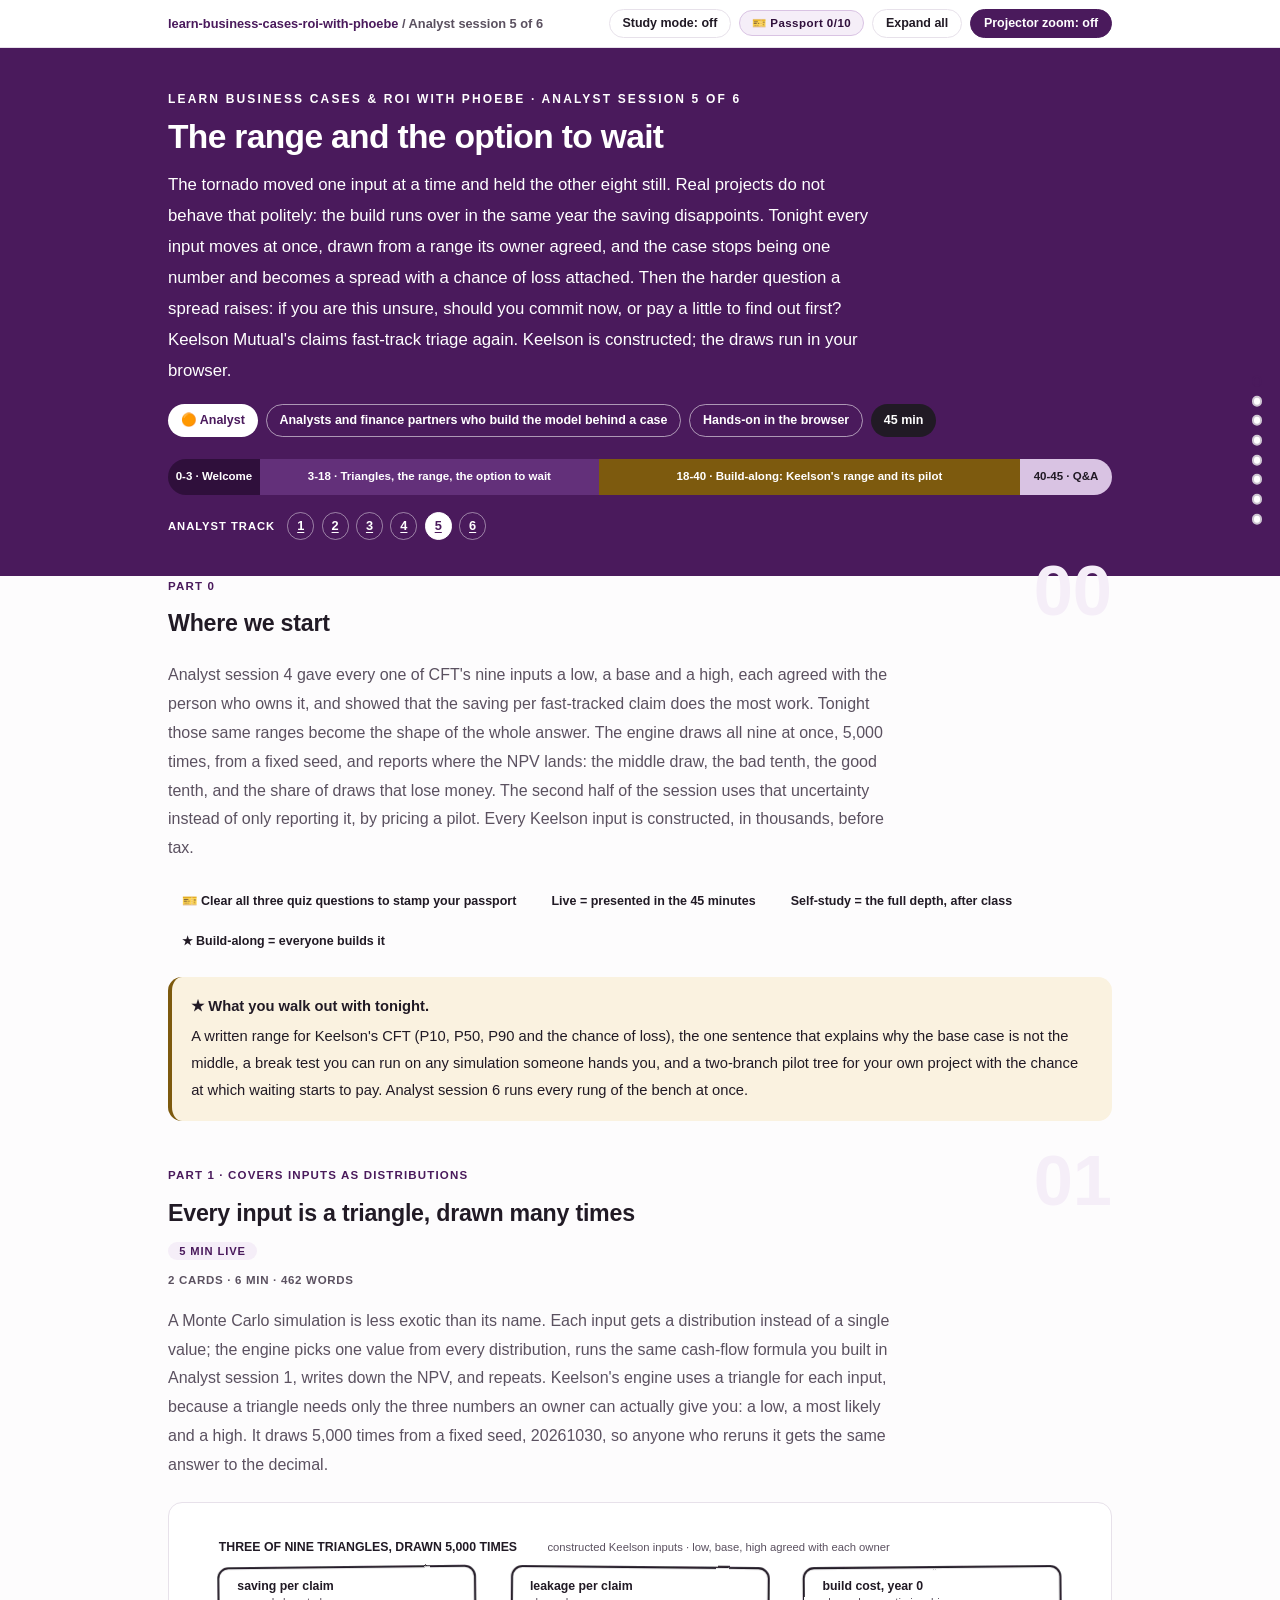
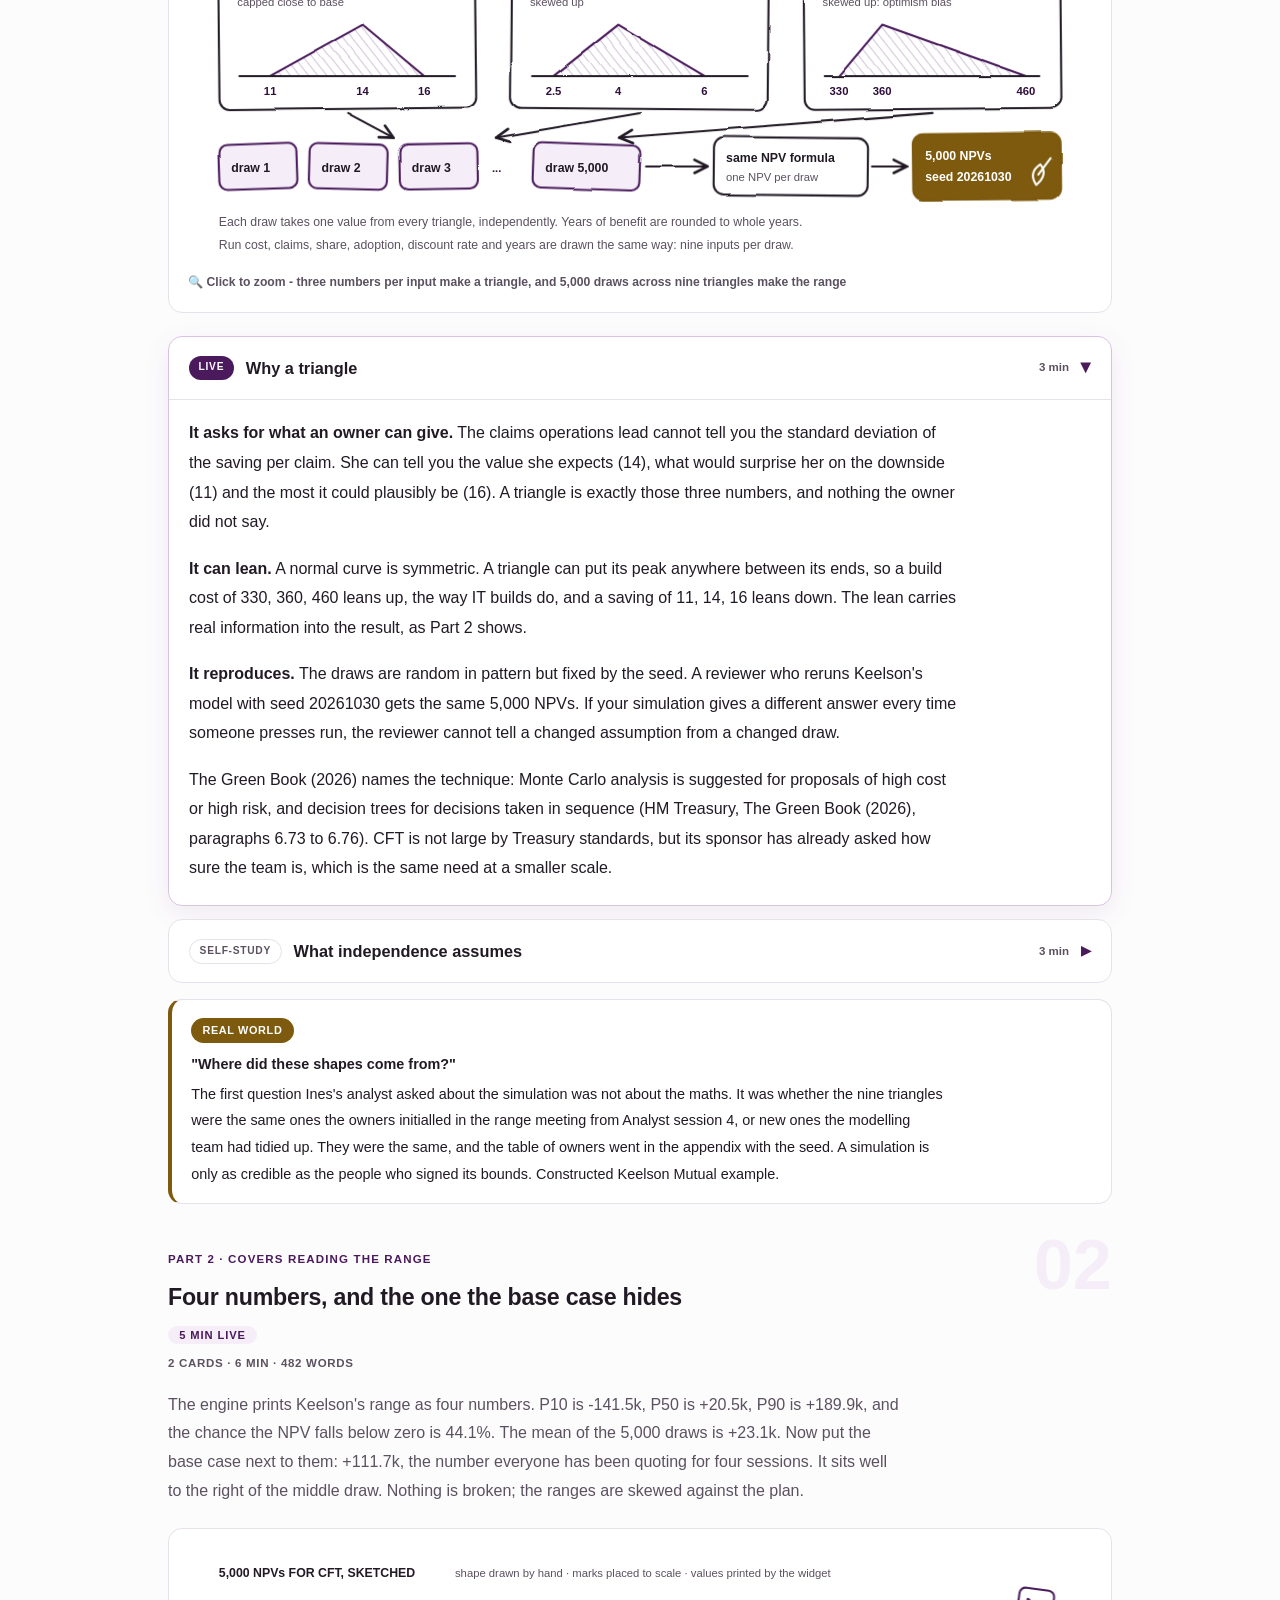
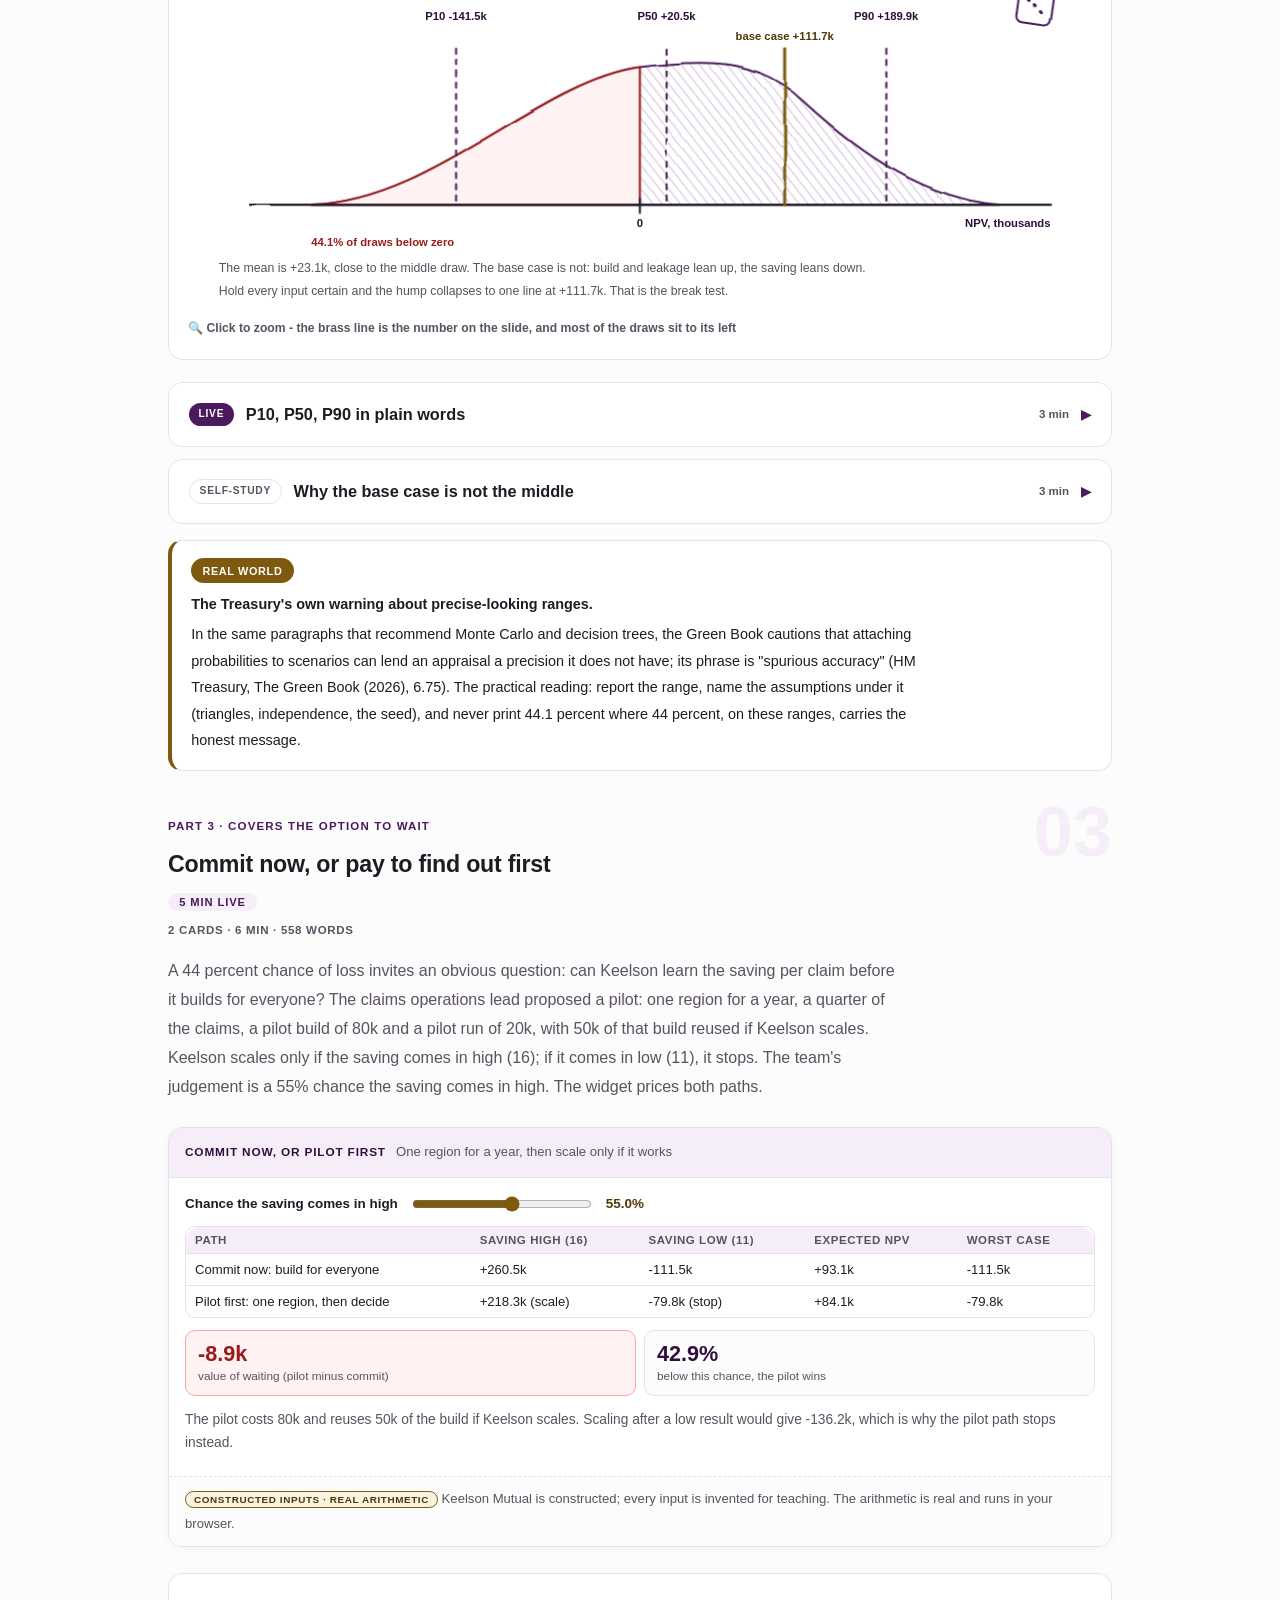
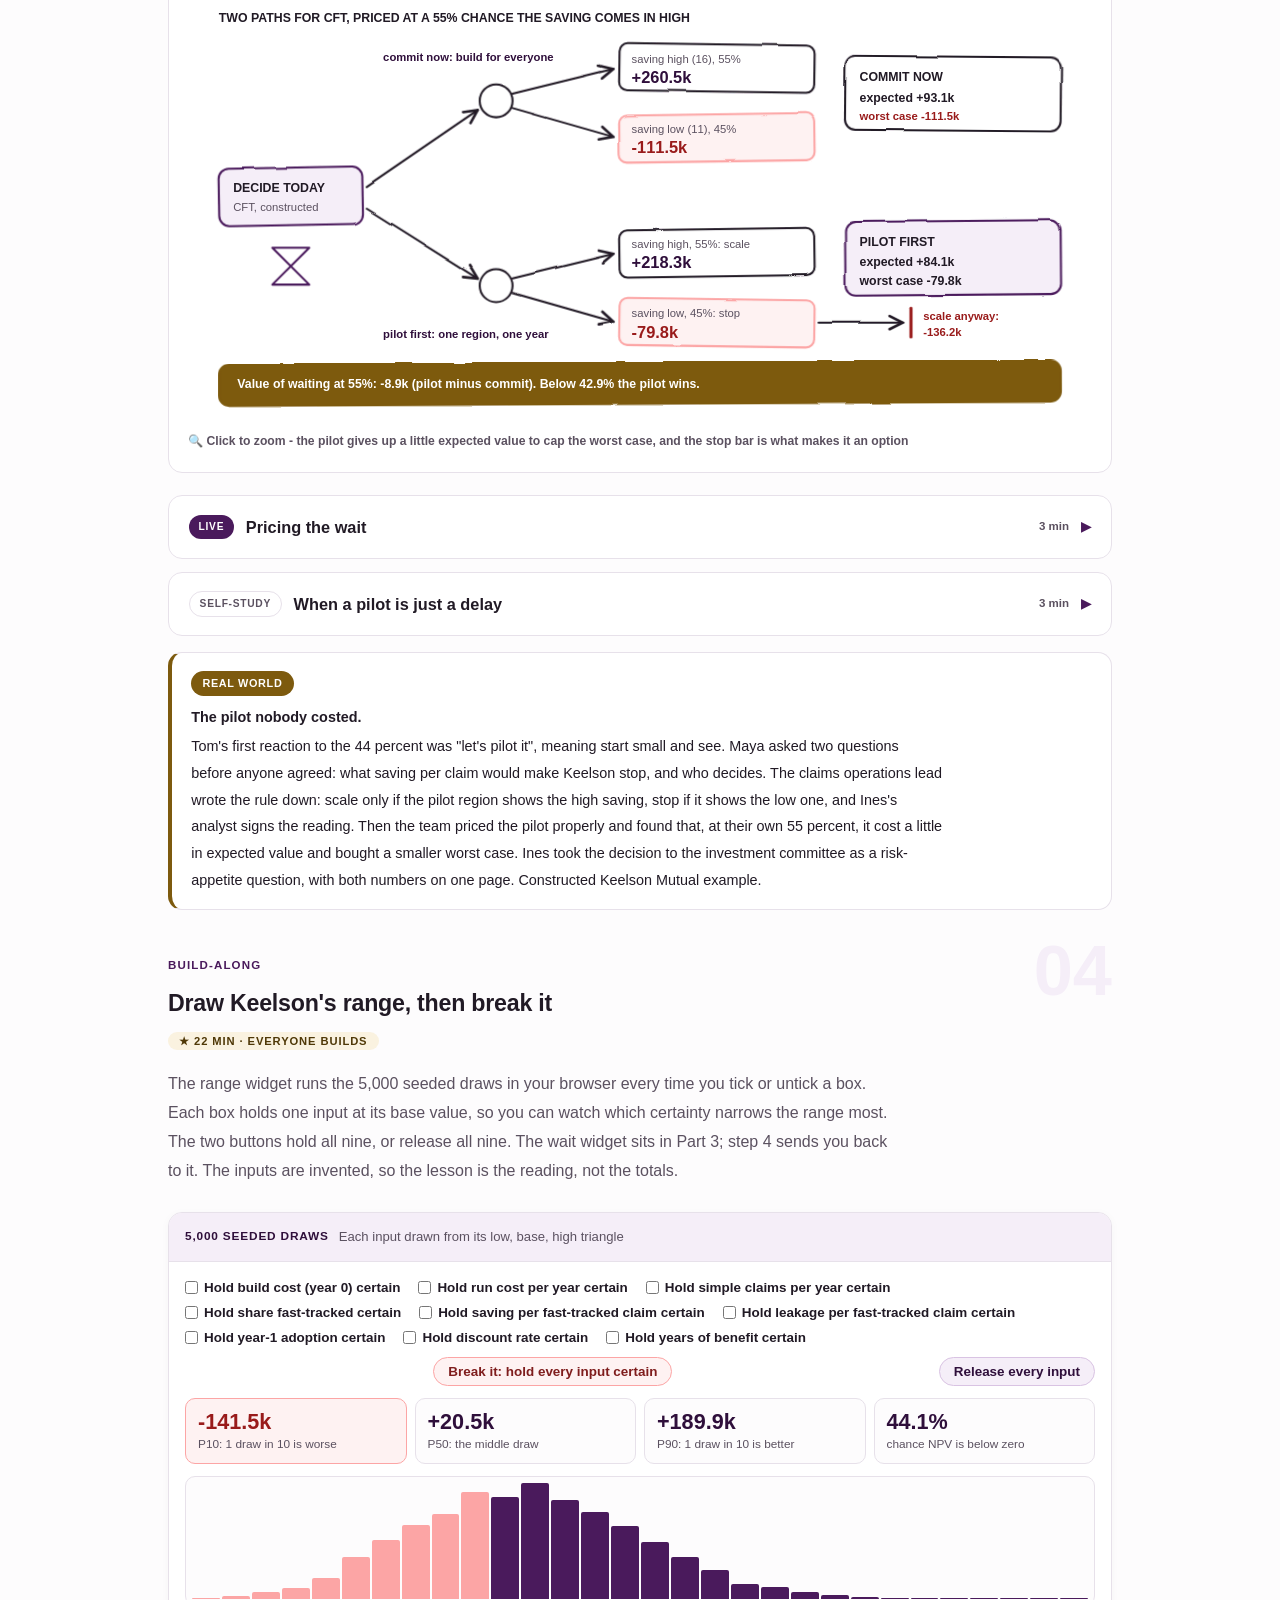
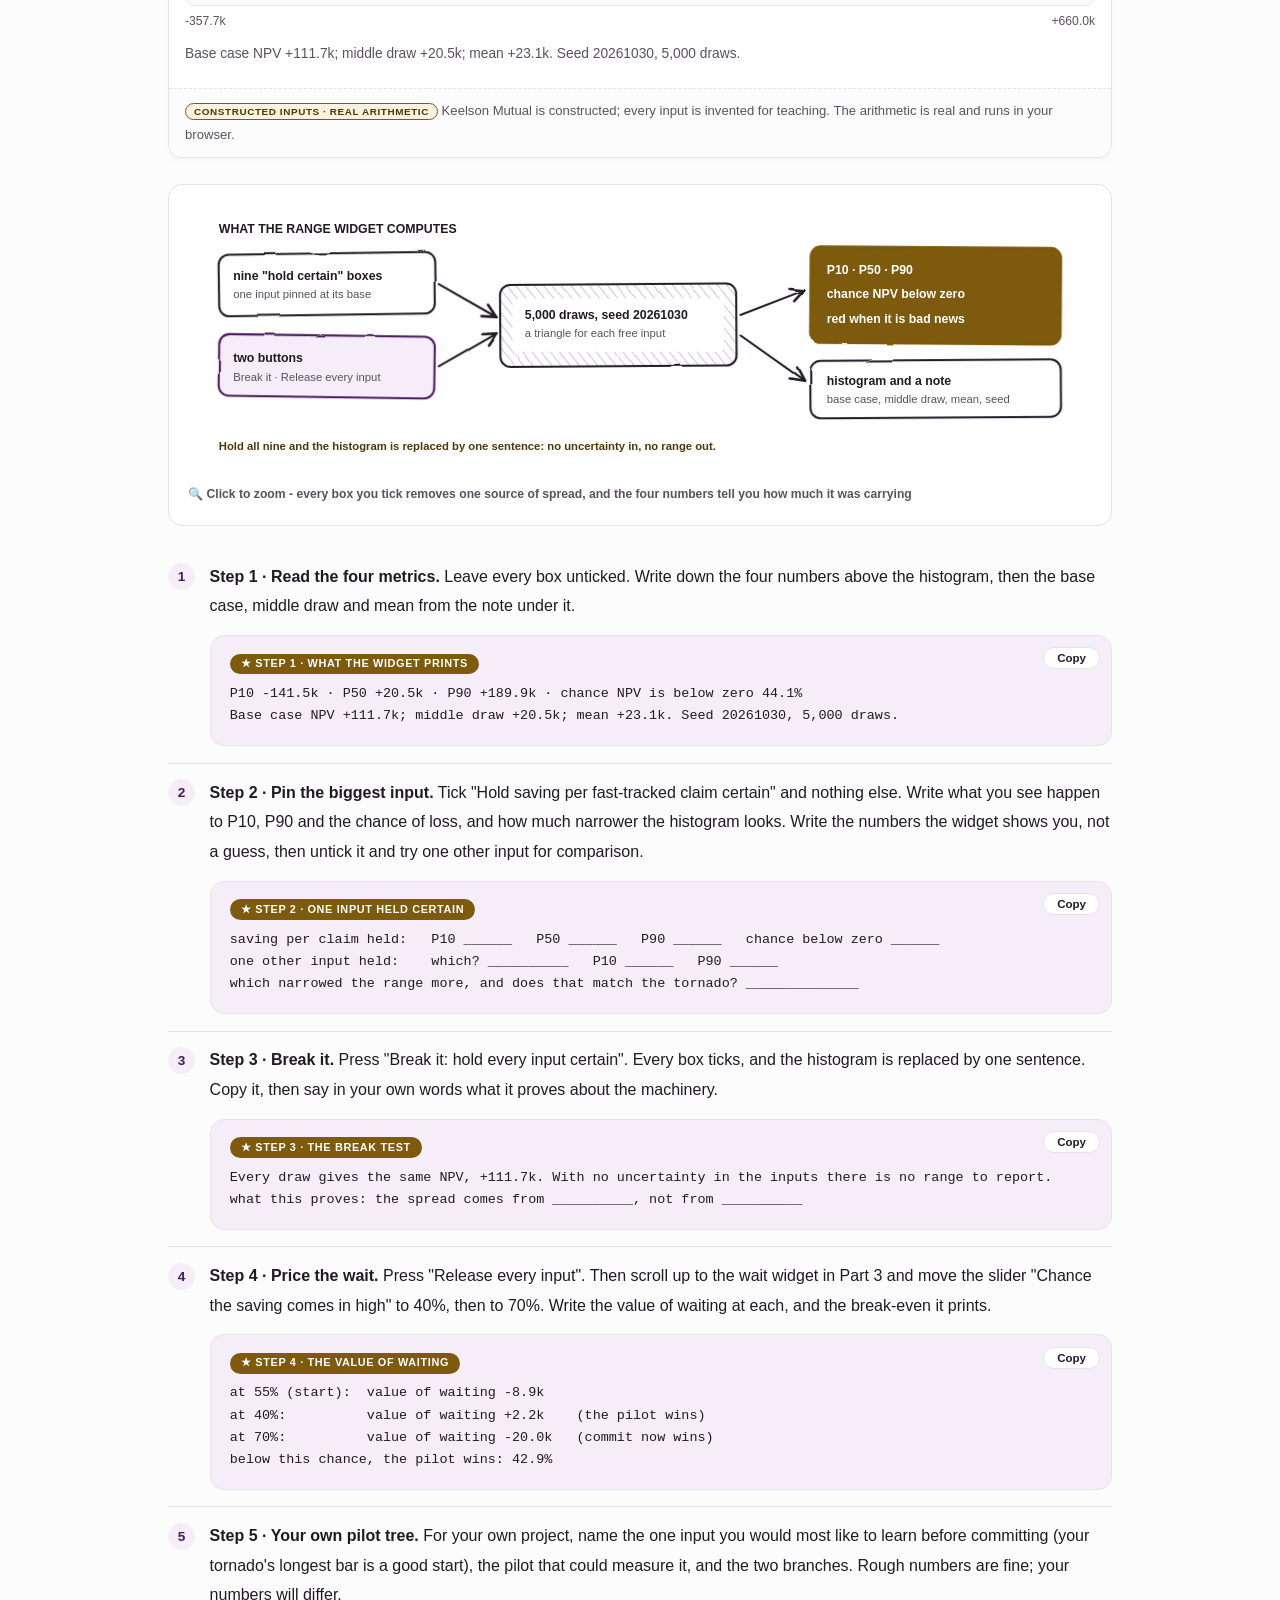
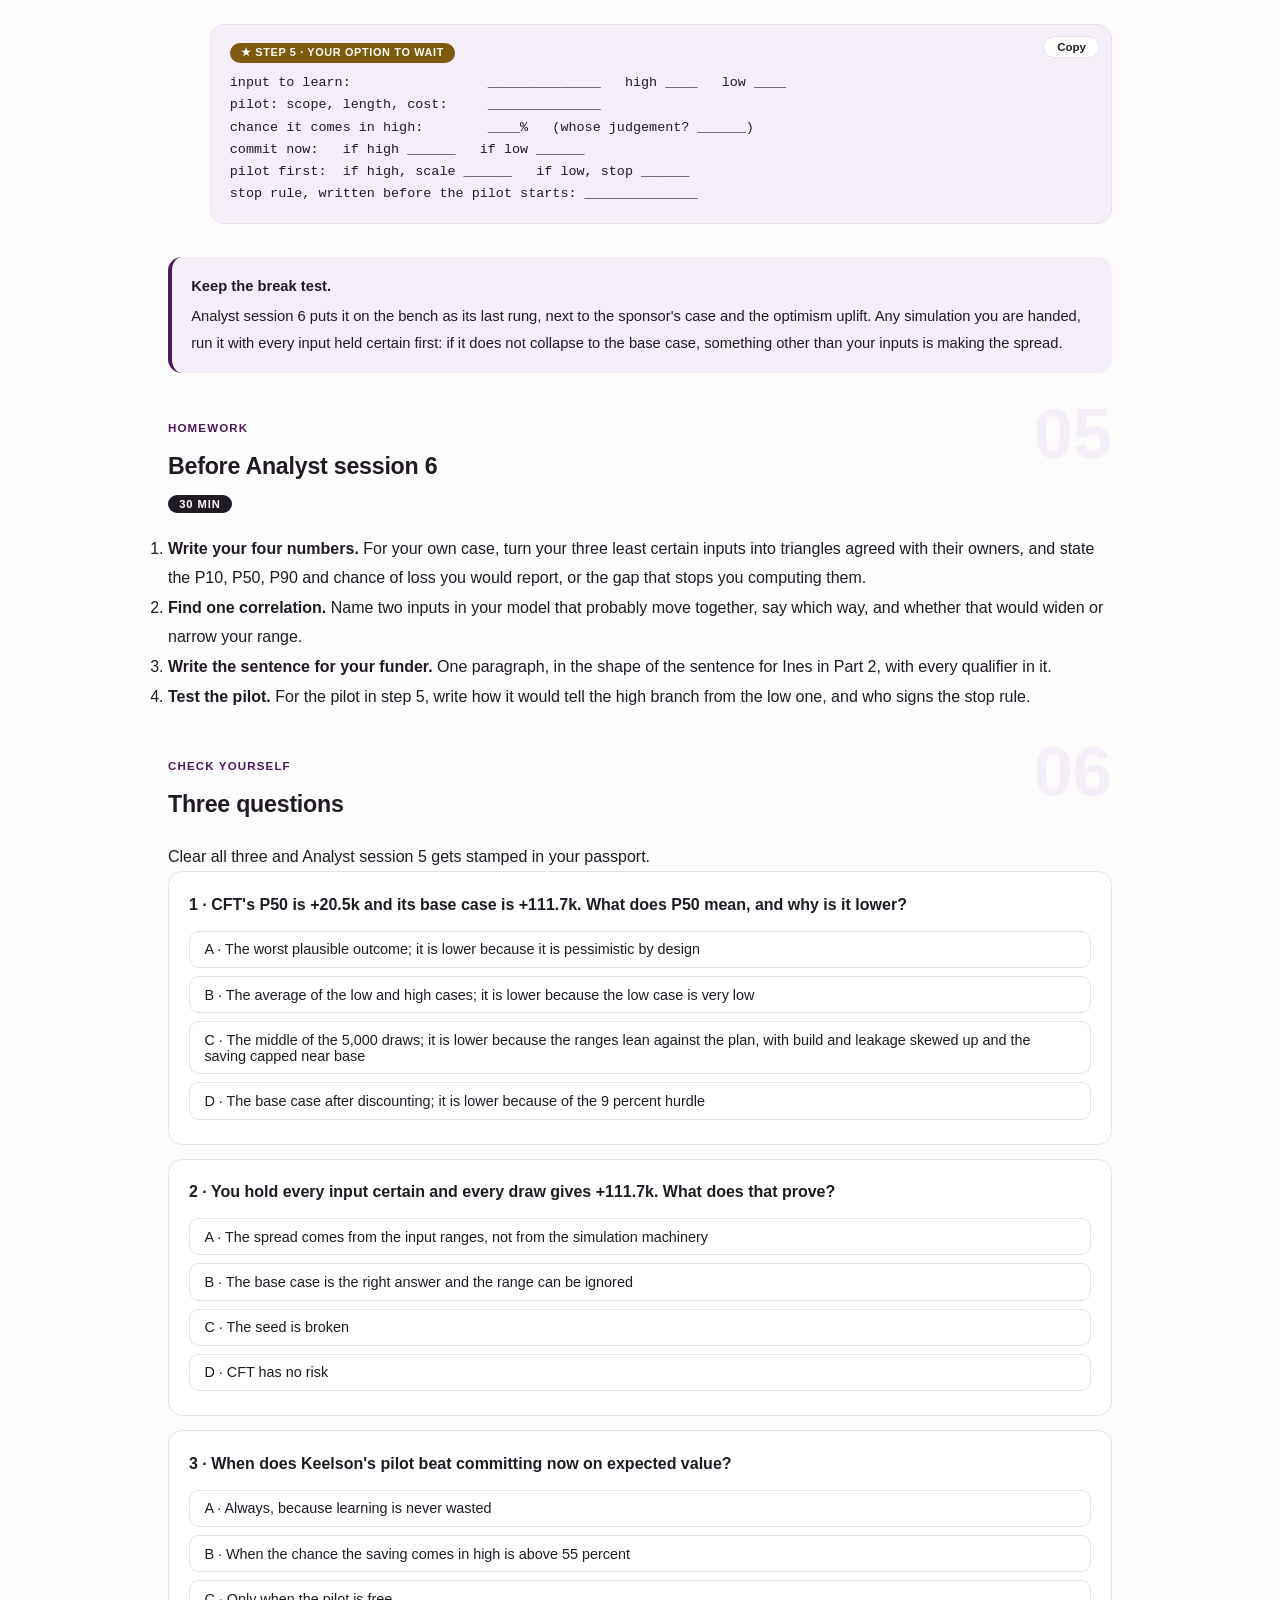
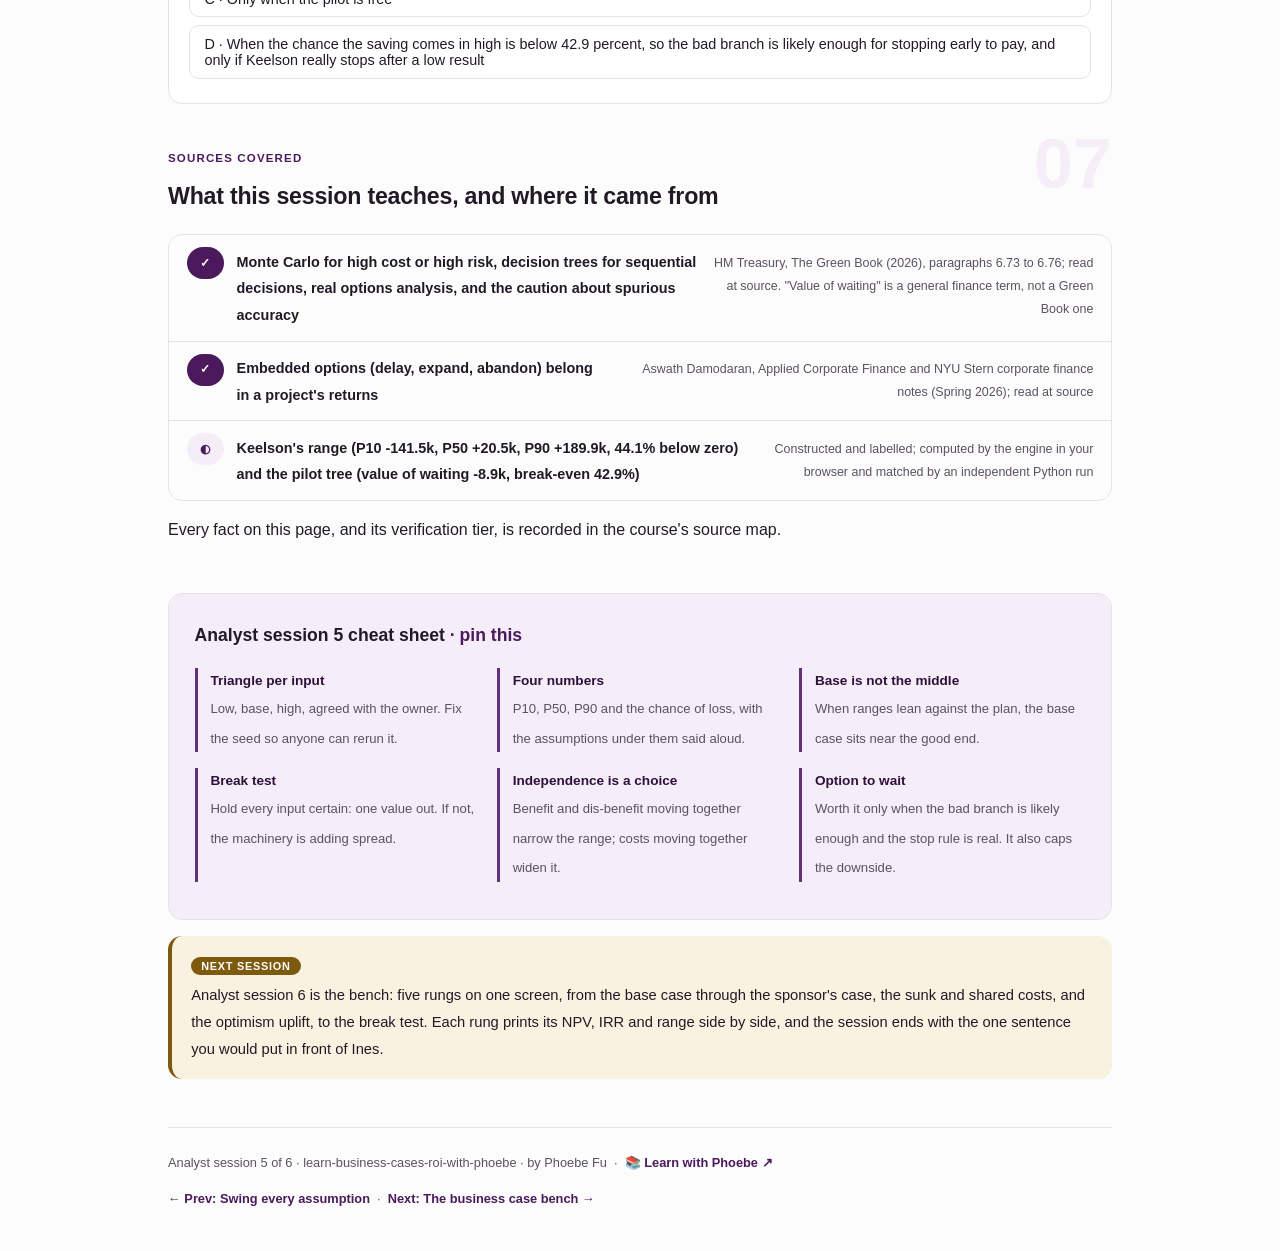
<file: courses/a5-the-range-and-the-option-to-wait.html>
<!DOCTYPE html>
<html lang="en">
<head>
<meta charset="UTF-8">
<meta name="viewport" content="width=device-width, initial-scale=1.0">
<!-- social:start -->
<meta name="description" content="Analyst session 5 of 6. The range and the option to wait: every input drawn from a triangle, 5,000 seeded draws, P10 minus 141.5 thousand, P50 plus 20.5 thousand, P90 plus 189.9 thousand and a 44.1 percent chance the NPV falls below zero, then commit now against pilot first and the chance at which waiting pays. Keelson Mutual's claims fast-track triage, constructed, computed in your browser.">
<meta property="og:type" content="article">
<meta property="og:site_name" content="Learn with Phoebe">
<meta property="og:title" content="The range and the option to wait - learn business cases and ROI with phoebe">
<meta property="og:description" content="Analyst session 5 of 6. Triangular inputs, a seeded simulation, P10, P50, P90, the break test, and the pilot tree, computed live.">
<meta property="og:url" content="https://phoebefu6.github.io/learn-business-cases-roi-with-phoebe/courses/a5-the-range-and-the-option-to-wait.html">
<meta property="og:image" content="https://phoebefu6.github.io/learn-business-cases-roi-with-phoebe/assets/og-cover.png">
<meta property="og:image:width" content="1200">
<meta property="og:image:height" content="630">
<meta name="twitter:card" content="summary_large_image">
<meta name="twitter:title" content="The range and the option to wait - learn business cases and ROI with phoebe">
<meta name="twitter:description" content="Analyst session 5 of 6. A seeded simulation and the option to wait, computed live.">
<meta name="twitter:image" content="https://phoebefu6.github.io/learn-business-cases-roi-with-phoebe/assets/og-cover.png">
<!-- social:end -->
<title>Analyst session 5 · The range and the option to wait - learn business cases and ROI with phoebe</title>
<link rel="stylesheet" href="../assets/style.css?v=1">
</head>
<body>

<div class="toolbar">
  <div class="wrap">
    <span class="crumb"><a href="../index.html">learn-business-cases-roi-with-phoebe</a> / Analyst session 5 of 6</span>
    <button class="btn" id="toggle-all" type="button">Expand all</button>
    <button class="btn primary" id="zoom-toggle" type="button">Projector zoom: off</button>
  </div>
</div>

<header class="masthead">
  <div class="wrap">
    <div class="eyebrow">Learn Business Cases &amp; ROI with Phoebe · Analyst session 5 of 6</div>
    <h1>The range and <span class="accent">the option to wait</span></h1>
    <p class="sub">The tornado moved one input at a time and held the other eight still. Real projects do not behave that politely: the build runs over in the same year the saving disappoints. Tonight every input moves at once, drawn from a range its owner agreed, and the case stops being one number and becomes a spread with a chance of loss attached. Then the harder question a spread raises: if you are this unsure, should you commit now, or pay a little to find out first? Keelson Mutual's claims fast-track triage again. Keelson is constructed; the draws run in your browser.</p>
    <div class="chip-row">
      <span class="chip level">🟠 Analyst</span>
      <span class="chip audience">Analysts and finance partners who build the model behind a case</span>
      <span class="chip audience">Hands-on in the browser</span>
      <span class="chip time">45 min</span>
    </div>
    <div class="agenda">
      <span class="a1" style="flex:1">0-3 · Welcome</span>
      <span class="a2" style="flex:4">3-18 · Triangles, the range, the option to wait</span>
      <span class="a3" style="flex:5">18-40 · Build-along: Keelson's range and its pilot</span>
      <span class="a4" style="flex:1">40-45 · Q&amp;A</span>
    </div>
  </div>
</header>

<main class="wrap">

  <section class="section" id="intro">
    <div class="section-kicker">
      <span class="klabel">Part 0</span>
      <h2>Where we start</h2>
    </div>
    <p class="lede">Analyst session 4 gave every one of CFT's nine inputs a low, a base and a high, each agreed with the person who owns it, and showed that the saving per fast-tracked claim does the most work. Tonight those same ranges become the shape of the whole answer. The engine draws all nine at once, 5,000 times, from a fixed seed, and reports where the NPV lands: the middle draw, the bad tenth, the good tenth, and the share of draws that lose money. The second half of the session uses that uncertainty instead of only reporting it, by pricing a pilot. Every Keelson input is constructed, in thousands, before tax.</p>

    <div class="legend">
      <span class="pill">🎫 Clear all three quiz questions to stamp your passport</span>
      <span class="pill">Live = presented in the 45 minutes</span>
      <span class="pill">Self-study = the full depth, after class</span>
      <span class="pill">★ Build-along = everyone builds it</span>
    </div>

    <div class="callout win">
      <p><strong>★ What you walk out with tonight.</strong> A written range for Keelson's CFT (P10, P50, P90 and the chance of loss), the one sentence that explains why the base case is not the middle, a break test you can run on any simulation someone hands you, and a two-branch pilot tree for your own project with the chance at which waiting starts to pay. Analyst session 6 runs every rung of the bench at once.</p>
    </div>
  </section>

  <section class="section" id="part-1">
    <div class="section-kicker">
      <span class="klabel">Part 1 · covers inputs as distributions</span>
      <h2>Every input is a triangle, drawn many times</h2>
      <span class="tag concept">5 min live</span>
    </div>
    <p class="lede">A Monte Carlo simulation is less exotic than its name. Each input gets a distribution instead of a single value; the engine picks one value from every distribution, runs the same cash-flow formula you built in Analyst session 1, writes down the NPV, and repeats. Keelson's engine uses a triangle for each input, because a triangle needs only the three numbers an owner can actually give you: a low, a most likely and a high. It draws 5,000 times from a fixed seed, 20261030, so anyone who reruns it gets the same answer to the decimal.</p>

    <figure class="zoomable">
      <svg viewBox="0 0 880 330" xmlns="http://www.w3.org/2000/svg" role="img" aria-label="Three hand-drawn triangle distributions. Saving per fast-tracked claim: low 11, base 14, high 16. Leakage per fast-tracked claim: low 2.5, base 4, high 6. Build cost: low 330, base 360, high 460. Arrows carry them down into a row of draws, draw 1, draw 2, draw 3 up to draw 5,000, each picking one value from every triangle. The draws feed the same NPV formula, and the result, 5,000 NPVs from seed 20261030, is filled in brass. Six more inputs are drawn the same way.">
        <defs>
          <filter id="a5aSk" x="-3%" y="-3%" width="106%" height="106%"><feTurbulence type="fractalNoise" baseFrequency="0.02" numOctaves="2" seed="51" result="n"/><feDisplacementMap in="SourceGraphic" in2="n" scale="2.4" xChannelSelector="R" yChannelSelector="G"/></filter>
          <pattern id="a5aHc" patternUnits="userSpaceOnUse" width="7" height="7" patternTransform="rotate(-38)"><line x1="0" y1="0" x2="0" y2="7" stroke="#4A1A5C" stroke-width="1" opacity=".5"/></pattern>
          <marker id="a5aAr" viewBox="0 0 10 10" refX="9" refY="5" markerWidth="8" markerHeight="8" orient="auto"><path d="M1 1 L9 5 L1 9" fill="none" stroke="#211A25" stroke-width="1.6" stroke-linecap="round"/></marker>
        </defs>
        <style>
          .a5aH { font: 800 12px Inter, sans-serif; fill: #211A25; }
          .a5aL { font: 600 12px Inter, sans-serif; fill: #211A25; }
          .a5aS { font: 400 11px Inter, sans-serif; fill: #5B5160; }
          .a5aA { font: 700 11px Inter, sans-serif; fill: #2F0F3B; }
          .a5aW { font: 800 12px Inter, sans-serif; fill: #FFFFFF; }
          .a5aN { font: 400 12px Inter, sans-serif; fill: #5B5160; }
        </style>

        <text class="a5aH" x="30" y="28">THREE OF NINE TRIANGLES, DRAWN 5,000 TIMES</text>
        <text class="a5aS" x="350" y="28">constructed Keelson inputs · low, base, high agreed with each owner</text>

        <g filter="url(#a5aSk)" fill="none" stroke="#211A25" stroke-width="2" stroke-linecap="round" stroke-linejoin="round">
          <rect x="30" y="44" width="250" height="138" rx="10" transform="rotate(-0.6 155 113)" fill="#FFFFFF"/>
          <rect x="315" y="44" width="250" height="138" rx="10" transform="rotate(0.5 440 113)" fill="#FFFFFF"/>
          <rect x="600" y="44" width="250" height="138" rx="10" transform="rotate(-0.5 725 113)" fill="#FFFFFF"/>
          <path d="M80 150 L170 100 L230 150 Z" fill="url(#a5aHc)" stroke="#4A1A5C"/>
          <path d="M356 150 L419 100 L503 150 Z" fill="url(#a5aHc)" stroke="#4A1A5C"/>
          <path d="M634 150 L676 100 L816 150 Z" fill="url(#a5aHc)" stroke="#4A1A5C"/>
          <path d="M50 150 L260 150 M335 150 L545 150 M620 150 L830 150"/>
          <path d="M155 186 L200 210" marker-end="url(#a5aAr)"/><path d="M440 186 L300 210" marker-end="url(#a5aAr)"/><path d="M725 186 L420 210" marker-end="url(#a5aAr)"/>
          <rect x="30" y="216" width="76" height="44" rx="8" transform="rotate(-2 68 238)" fill="#F5EEF8" stroke="#4A1A5C"/>
          <rect x="118" y="216" width="76" height="44" rx="8" transform="rotate(1.5 156 238)" fill="#F5EEF8" stroke="#4A1A5C"/>
          <rect x="206" y="216" width="76" height="44" rx="8" transform="rotate(-1 244 238)" fill="#F5EEF8" stroke="#4A1A5C"/>
          <rect x="336" y="216" width="104" height="44" rx="8" transform="rotate(2 388 238)" fill="#F5EEF8" stroke="#4A1A5C"/>
          <path d="M446 238 L506 238" marker-end="url(#a5aAr)"/>
          <rect x="512" y="210" width="150" height="56" rx="10" transform="rotate(0.6 587 238)" fill="#FFFFFF"/>
          <path d="M666 238 L700 238" marker-end="url(#a5aAr)"/>
          <rect x="706" y="206" width="144" height="64" rx="10" transform="rotate(-0.6 778 238)" fill="#7D5A0E" stroke="#7D5A0E"/>
          <!-- doodle: a seed with one sprout, for the fixed seed -->
          <path d="M826 256 Q838 246 830 236 Q818 244 826 256 Z M828 246 L840 230" stroke="#FFFFFF"/>
        </g>

        <text class="a5aL" x="48" y="66">saving per claim</text>
        <text class="a5aS" x="48" y="82">capped close to base</text>
        <text class="a5aA" x="80" y="168" text-anchor="middle">11</text>
        <text class="a5aA" x="170" y="168" text-anchor="middle">14</text>
        <text class="a5aA" x="230" y="168" text-anchor="middle">16</text>

        <text class="a5aL" x="333" y="66">leakage per claim</text>
        <text class="a5aS" x="333" y="82">skewed up</text>
        <text class="a5aA" x="356" y="168" text-anchor="middle">2.5</text>
        <text class="a5aA" x="419" y="168" text-anchor="middle">4</text>
        <text class="a5aA" x="503" y="168" text-anchor="middle">6</text>

        <text class="a5aL" x="618" y="66">build cost, year 0</text>
        <text class="a5aS" x="618" y="82">skewed up: optimism bias</text>
        <text class="a5aA" x="634" y="168" text-anchor="middle">330</text>
        <text class="a5aA" x="676" y="168" text-anchor="middle">360</text>
        <text class="a5aA" x="816" y="168" text-anchor="middle">460</text>

        <text class="a5aL" x="42" y="243">draw 1</text>
        <text class="a5aL" x="130" y="243">draw 2</text>
        <text class="a5aL" x="218" y="243">draw 3</text>
        <text class="a5aA" x="296" y="243">...</text>
        <text class="a5aL" x="348" y="243">draw 5,000</text>

        <text class="a5aL" x="524" y="234">same NPV formula</text>
        <text class="a5aS" x="524" y="252">one NPV per draw</text>

        <text class="a5aW" x="718" y="232">5,000 NPVs</text>
        <text class="a5aW" x="718" y="252">seed 20261030</text>

        <text class="a5aN" x="30" y="296">Each draw takes one value from every triangle, independently. Years of benefit are rounded to whole years.</text>
        <text class="a5aN" x="30" y="318">Run cost, claims, share, adoption, discount rate and years are drawn the same way: nine inputs per draw.</text>
      </svg>
      <figcaption>🔍 Click to zoom - three numbers per input make a triangle, and 5,000 draws across nine triangles make the range</figcaption>
    </figure>

    <details class="card" open>
      <summary><span class="mode live">Live</span>Why a triangle<span class="mini">3 min</span><span class="caret">▶</span></summary>
      <div class="body">
        <p><strong>It asks for what an owner can give.</strong> The claims operations lead cannot tell you the standard deviation of the saving per claim. She can tell you the value she expects (14), what would surprise her on the downside (11) and the most it could plausibly be (16). A triangle is exactly those three numbers, and nothing the owner did not say.</p>
        <p><strong>It can lean.</strong> A normal curve is symmetric. A triangle can put its peak anywhere between its ends, so a build cost of 330, 360, 460 leans up, the way IT builds do, and a saving of 11, 14, 16 leans down. The lean carries real information into the result, as Part 2 shows.</p>
        <p><strong>It reproduces.</strong> The draws are random in pattern but fixed by the seed. A reviewer who reruns Keelson's model with seed 20261030 gets the same 5,000 NPVs. If your simulation gives a different answer every time someone presses run, the reviewer cannot tell a changed assumption from a changed draw.</p>
        <p>The Green Book (2026) names the technique: Monte Carlo analysis is suggested for proposals of high cost or high risk, and decision trees for decisions taken in sequence (HM Treasury, The Green Book (2026), paragraphs 6.73 to 6.76). CFT is not large by Treasury standards, but its sponsor has already asked how sure the team is, which is the same need at a smaller scale.</p>
      </div>
    </details>

    <details class="card">
      <summary><span class="mode self">Self-study</span>What independence assumes<span class="mini">3 min</span><span class="caret">▶</span></summary>
      <div class="body">
        <p>Keelson's engine draws every input independently: a high share fast-tracked says nothing about the leakage on the same draw. That is a modelling choice, and it is probably wrong in one important place. If the fast track takes a larger share of claims, it is reaching further into claims that are less simple, and those are the claims where an unchecked overpayment is more likely. Share and leakage probably move together.</p>
        <p><strong>What correlation would do.</strong> When a benefit and its own dis-benefit rise and fall together, they partly cancel on every draw, so the net value per claim moves less than either input alone and the range narrows. When two costs rise together (a build that overruns and a run cost that overruns, because both depend on the same vendor), the opposite happens and the range widens. Independence is the middle assumption, not a safe one.</p>
        <p><strong>What triangles leave out.</strong> A triangle stops dead at its low and high. Real outcomes have tails: Flyvbjerg and Budzier found that one IT project in six was a black swan, with an average cost overrun of 200 percent (Flyvbjerg and Budzier, "Why Your IT Project May Be Riskier than You Think", Harvard Business Review, September 2011). No Keelson draw can ever cost more than 460 to build, so the simulation understates the very bad outcomes. Say so on the page that reports the range.</p>
      </div>
    </details>

    <div class="callout example">
      <span class="ex-pill">Real world</span>
      <p><strong>"Where did these shapes come from?"</strong> The first question Ines's analyst asked about the simulation was not about the maths. It was whether the nine triangles were the same ones the owners initialled in the range meeting from Analyst session 4, or new ones the modelling team had tidied up. They were the same, and the table of owners went in the appendix with the seed. A simulation is only as credible as the people who signed its bounds. Constructed Keelson Mutual example.</p>
    </div>
  </section>

  <section class="section" id="part-2">
    <div class="section-kicker">
      <span class="klabel">Part 2 · covers reading the range</span>
      <h2>Four numbers, and the one the base case hides</h2>
      <span class="tag concept">5 min live</span>
    </div>
    <p class="lede">The engine prints Keelson's range as four numbers. P10 is -141.5k, P50 is +20.5k, P90 is +189.9k, and the chance the NPV falls below zero is 44.1%. The mean of the 5,000 draws is +23.1k. Now put the base case next to them: +111.7k, the number everyone has been quoting for four sessions. It sits well to the right of the middle draw. Nothing is broken; the ranges are skewed against the plan.</p>

    <figure class="zoomable">
      <svg viewBox="0 0 880 350" xmlns="http://www.w3.org/2000/svg" role="img" aria-label="A hand-drawn histogram sketch of CFT's 5,000 simulated NPVs. The part of the hump left of zero is shaded red: 44.1 percent of draws are below zero. Marks show P10 at minus 141.5 thousand, P50 at plus 20.5 thousand and P90 at plus 189.9 thousand. The base case, plus 111.7 thousand, is marked in brass far to the right of the middle draw. The mean is plus 23.1 thousand.">
        <defs>
          <filter id="a5bSk" x="-3%" y="-3%" width="106%" height="106%"><feTurbulence type="fractalNoise" baseFrequency="0.02" numOctaves="2" seed="57" result="n"/><feDisplacementMap in="SourceGraphic" in2="n" scale="2.4" xChannelSelector="R" yChannelSelector="G"/></filter>
          <pattern id="a5bHc" patternUnits="userSpaceOnUse" width="7" height="7" patternTransform="rotate(-38)"><line x1="0" y1="0" x2="0" y2="7" stroke="#4A1A5C" stroke-width="1" opacity=".5"/></pattern>
          <marker id="a5bAr" viewBox="0 0 10 10" refX="9" refY="5" markerWidth="8" markerHeight="8" orient="auto"><path d="M1 1 L9 5 L1 9" fill="none" stroke="#211A25" stroke-width="1.6" stroke-linecap="round"/></marker>
        </defs>
        <style>
          .a5bH { font: 800 12px Inter, sans-serif; fill: #211A25; }
          .a5bL { font: 600 12px Inter, sans-serif; fill: #211A25; }
          .a5bS { font: 400 11px Inter, sans-serif; fill: #5B5160; }
          .a5bB { font: 800 11px Inter, sans-serif; fill: #4F3807; }
          .a5bA { font: 700 11px Inter, sans-serif; fill: #2F0F3B; }
          .a5bR { font: 700 11px Inter, sans-serif; fill: #991B1B; }
          .a5bN { font: 400 12px Inter, sans-serif; fill: #5B5160; }
        </style>

        <text class="a5bH" x="30" y="28">5,000 NPVs FOR CFT, SKETCHED</text>
        <text class="a5bS" x="260" y="28">shape drawn by hand · marks placed to scale · values printed by the widget</text>

        <text class="a5bA" x="261" y="70" text-anchor="middle">P10 -141.5k</text>
        <text class="a5bA" x="466" y="70" text-anchor="middle">P50 +20.5k</text>
        <text class="a5bA" x="680" y="70" text-anchor="middle">P90 +189.9k</text>
        <text class="a5bB" x="581" y="90" text-anchor="middle">base case +111.7k</text>

        <g filter="url(#a5bSk)" fill="none" stroke="#211A25" stroke-width="2" stroke-linecap="round" stroke-linejoin="round">
          <path d="M120 250 C 240 246, 340 130, 440 116 C 520 106, 560 112, 600 150 C 660 205, 720 244, 790 250 Z" fill="url(#a5bHc)" stroke="#4A1A5C"/>
          <path d="M120 250 C 240 246, 340 130, 440 116 L440 250 Z" fill="#FEF2F2" stroke="#991B1B"/>
          <path d="M60 250 L840 250"/>
          <path d="M440 244 L440 258"/>
          <path d="M261 98 L261 250 M466 98 L466 250 M680 98 L680 250" stroke="#4A1A5C" stroke-dasharray="5 6"/>
          <path d="M581 98 L581 250" stroke="#7D5A0E" stroke-width="3"/>
          <!-- doodle: a die, for the draws -->
          <rect x="808" y="40" width="34" height="34" rx="6" transform="rotate(8 825 57)" stroke="#4A1A5C"/>
          <path d="M818 50 L819 51 M830 62 L831 63 M824 56 L825 57" stroke="#4A1A5C" stroke-width="3"/>
        </g>

        <text class="a5bA" x="440" y="272" text-anchor="middle">0</text>
        <text class="a5bA" x="840" y="272" text-anchor="end">NPV, thousands</text>
        <text class="a5bR" x="120" y="290">44.1% of draws below zero</text>

        <text class="a5bN" x="30" y="316">The mean is +23.1k, close to the middle draw. The base case is not: build and leakage lean up, the saving leans down.</text>
        <text class="a5bN" x="30" y="338">Hold every input certain and the hump collapses to one line at +111.7k. That is the break test.</text>
      </svg>
      <figcaption>🔍 Click to zoom - the brass line is the number on the slide, and most of the draws sit to its left</figcaption>
    </figure>

    <details class="card">
      <summary><span class="mode live">Live</span>P10, P50, P90 in plain words<span class="mini">3 min</span><span class="caret">▶</span></summary>
      <div class="body">
        <p><strong>P50, +20.5k, is the middle draw.</strong> Half the 5,000 NPVs are below it and half above. It is the most honest single number the simulation gives, and for CFT it is much smaller than the base case.</p>
        <p><strong>P10, -141.5k, is the bad tenth.</strong> One draw in ten is worse than this. It is not the worst case; it is the case a careful funder plans to survive. P90, +189.9k, is the mirror: one draw in ten is better.</p>
        <p><strong>44.1% is the chance of losing money</strong> at Keelson's 9 percent hurdle, on these ranges, with these inputs drawn independently. Every one of those qualifiers belongs in the sentence when you say it out loud. "There is a 44 percent chance CFT loses money" is a different claim from "on the ranges the owners signed, 44.1 percent of draws fall below zero".</p>
        <p><strong>The sentence for Ines.</strong> "The base case says +111.7k. Drawing all nine inputs from their agreed ranges, the middle outcome is +20.5k, one draw in ten is worse than -141.5k, and 44.1 percent of draws lose money. The saving per claim is the input to pin down first."</p>
      </div>
    </details>

    <details class="card">
      <summary><span class="mode self">Self-study</span>Why the base case is not the middle<span class="mini">3 min</span><span class="caret">▶</span></summary>
      <div class="body">
        <p>The base case runs the model once, with every input at its most likely value. The simulation runs it 5,000 times, with each input wandering across its whole triangle. If a triangle is symmetric, its average is its base, and the base case and the simulation agree about that input. If it leans, they do not. The average of a triangle is the sum of its three points divided by three:</p>
        <p><strong>Build:</strong> (330 + 360 + 460) / 3 = 383.3, above the base of 360. <strong>Run:</strong> (60 + 70 + 100) / 3 = 76.7, above 70. <strong>Leakage:</strong> (2.5 + 4 + 6) / 3 = 4.17, above 4. <strong>Saving:</strong> (11 + 14 + 16) / 3 = 13.67, below 14. Claims, share, adoption, discount rate and years are symmetric, so their averages equal their bases.</p>
        <p>Every lean points the same way: costs drift up, the dis-benefit drifts up, the saving drifts down. The base case quietly assumed the most likely value of each, and the most likely value of a leaning triangle is its peak, not its average. Add nine of those small optimisms together and the base case ends up near the good end of the spread. This is the arithmetic form of what the Green Book calls optimism bias, and the reason it asks appraisers to adjust for it explicitly at the outset (HM Treasury, The Green Book (2026), 6.78).</p>
        <p>Two more effects sit on top. Saving and leakage multiply the volumes, so a low saving on a low share hurts more than a high saving on a high share helps. And the discount rate and the years of benefit enter the formula non-linearly. Neither changes the lesson: when the ranges lean against the plan, the base case flatters it.</p>
      </div>
    </details>

    <div class="callout example">
      <span class="ex-pill">Real world</span>
      <p><strong>The Treasury's own warning about precise-looking ranges.</strong> In the same paragraphs that recommend Monte Carlo and decision trees, the Green Book cautions that attaching probabilities to scenarios can lend an appraisal a precision it does not have; its phrase is "spurious accuracy" (HM Treasury, The Green Book (2026), 6.75). The practical reading: report the range, name the assumptions under it (triangles, independence, the seed), and never print 44.1 percent where 44 percent, on these ranges, carries the honest message.</p>
    </div>
  </section>

  <section class="section" id="part-3">
    <div class="section-kicker">
      <span class="klabel">Part 3 · covers the option to wait</span>
      <h2>Commit now, or pay to find out first</h2>
      <span class="tag concept">5 min live</span>
    </div>
    <p class="lede">A 44 percent chance of loss invites an obvious question: can Keelson learn the saving per claim before it builds for everyone? The claims operations lead proposed a pilot: one region for a year, a quarter of the claims, a pilot build of 80k and a pilot run of 20k, with 50k of that build reused if Keelson scales. Keelson scales only if the saving comes in high (16); if it comes in low (11), it stops. The team's judgement is a 55% chance the saving comes in high. The widget prices both paths.</p>

    <div class="bcr-widget" data-mode="wait"></div>

    <figure class="zoomable">
      <svg viewBox="0 0 880 416" xmlns="http://www.w3.org/2000/svg" role="img" aria-label="A hand-drawn two-branch decision tree. Decide today: commit now or pilot first. Commit now: saving high, 55 percent, plus 260.5 thousand; saving low, 45 percent, minus 111.5 thousand; expected plus 93.1 thousand, worst case minus 111.5 thousand. Pilot first: saving high, scale, plus 218.3 thousand; saving low, stop, minus 79.8 thousand; expected plus 84.1 thousand, worst case minus 79.8 thousand. The stop arrow blocks scaling after a low result, which would give minus 136.2 thousand. At the bottom, in brass: value of waiting at 55 percent is minus 8.9 thousand, and below 42.9 percent the pilot wins.">
        <defs>
          <filter id="a5cSk" x="-3%" y="-3%" width="106%" height="106%"><feTurbulence type="fractalNoise" baseFrequency="0.02" numOctaves="2" seed="63" result="n"/><feDisplacementMap in="SourceGraphic" in2="n" scale="2.4" xChannelSelector="R" yChannelSelector="G"/></filter>
          <pattern id="a5cHc" patternUnits="userSpaceOnUse" width="7" height="7" patternTransform="rotate(-38)"><line x1="0" y1="0" x2="0" y2="7" stroke="#4A1A5C" stroke-width="1" opacity=".5"/></pattern>
          <marker id="a5cAr" viewBox="0 0 10 10" refX="9" refY="5" markerWidth="8" markerHeight="8" orient="auto"><path d="M1 1 L9 5 L1 9" fill="none" stroke="#211A25" stroke-width="1.6" stroke-linecap="round"/></marker>
        </defs>
        <style>
          .a5cH { font: 800 12px Inter, sans-serif; fill: #211A25; }
          .a5cL { font: 600 12px Inter, sans-serif; fill: #211A25; }
          .a5cS { font: 400 11px Inter, sans-serif; fill: #5B5160; }
          .a5cV { font: 800 16px Inter, sans-serif; fill: #2F0F3B; }
          .a5cX { font: 800 16px Inter, sans-serif; fill: #991B1B; }
          .a5cR { font: 700 11px Inter, sans-serif; fill: #991B1B; }
          .a5cA { font: 700 11px Inter, sans-serif; fill: #2F0F3B; }
          .a5cW { font: 800 12px Inter, sans-serif; fill: #FFFFFF; }
        </style>

        <text class="a5cH" x="30" y="28">TWO PATHS FOR CFT, PRICED AT A 55% CHANCE THE SAVING COMES IN HIGH</text>

        <text class="a5cA" x="190" y="66">commit now: build for everyone</text>
        <text class="a5cA" x="190" y="336">pilot first: one region, one year</text>

        <g filter="url(#a5cSk)" fill="none" stroke="#211A25" stroke-width="2" stroke-linecap="round" stroke-linejoin="round">
          <rect x="30" y="170" width="140" height="56" rx="10" transform="rotate(-1 100 198)" fill="#F5EEF8" stroke="#4A1A5C"/>
          <path d="M174 188 L282 114" marker-end="url(#a5cAr)"/>
          <path d="M174 210 L282 278" marker-end="url(#a5cAr)"/>
          <circle cx="300" cy="105" r="16" fill="#FFFFFF"/>
          <circle cx="300" cy="285" r="16" fill="#FFFFFF"/>
          <path d="M316 98 L414 74" marker-end="url(#a5cAr)"/><path d="M316 112 L414 140" marker-end="url(#a5cAr)"/>
          <path d="M316 278 L414 254" marker-end="url(#a5cAr)"/><path d="M316 292 L414 320" marker-end="url(#a5cAr)"/>
          <rect x="420" y="50" width="190" height="46" rx="8" transform="rotate(0.8 515 73)" fill="#FFFFFF"/>
          <rect x="420" y="118" width="190" height="46" rx="8" transform="rotate(-0.8 515 141)" fill="#FEF2F2" stroke="#FCA5A5"/>
          <rect x="420" y="230" width="190" height="46" rx="8" transform="rotate(-0.8 515 253)" fill="#FFFFFF"/>
          <rect x="420" y="298" width="190" height="46" rx="8" transform="rotate(0.8 515 321)" fill="#FEF2F2" stroke="#FCA5A5"/>
          <rect x="640" y="62" width="210" height="72" rx="10" transform="rotate(0.5 745 98)" fill="#FFFFFF"/>
          <rect x="640" y="222" width="210" height="72" rx="10" transform="rotate(-0.5 745 258)" fill="#F5EEF8" stroke="#4A1A5C"/>
          <path d="M614 321 L696 321" marker-end="url(#a5cAr)"/>
          <path d="M704 307 L704 335" stroke="#991B1B" stroke-width="3"/>
          <rect x="30" y="360" width="820" height="40" rx="10" transform="rotate(-0.3 440 380)" fill="#7D5A0E" stroke="#7D5A0E"/>
          <!-- doodle: an hourglass under the decision -->
          <path d="M82 248 L118 248 L82 284 L118 284 Z" stroke="#4A1A5C"/>
        </g>

        <text class="a5cH" x="44" y="194">DECIDE TODAY</text>
        <text class="a5cS" x="44" y="212">CFT, constructed</text>

        <text class="a5cS" x="432" y="68">saving high (16), 55%</text>
        <text class="a5cV" x="432" y="88">+260.5k</text>
        <text class="a5cS" x="432" y="136">saving low (11), 45%</text>
        <text class="a5cX" x="432" y="156">-111.5k</text>

        <text class="a5cS" x="432" y="248">saving high, 55%: scale</text>
        <text class="a5cV" x="432" y="268">+218.3k</text>
        <text class="a5cS" x="432" y="316">saving low, 45%: stop</text>
        <text class="a5cX" x="432" y="336">-79.8k</text>

        <text class="a5cH" x="654" y="86">COMMIT NOW</text>
        <text class="a5cL" x="654" y="106">expected +93.1k</text>
        <text class="a5cR" x="654" y="124">worst case -111.5k</text>

        <text class="a5cH" x="654" y="246">PILOT FIRST</text>
        <text class="a5cL" x="654" y="266">expected +84.1k</text>
        <text class="a5cL" x="654" y="284">worst case -79.8k</text>

        <text class="a5cR" x="716" y="318">scale anyway:</text>
        <text class="a5cR" x="716" y="334">-136.2k</text>

        <text class="a5cW" x="48" y="385">Value of waiting at 55%: -8.9k (pilot minus commit). Below 42.9% the pilot wins.</text>
      </svg>
      <figcaption>🔍 Click to zoom - the pilot gives up a little expected value to cap the worst case, and the stop bar is what makes it an option</figcaption>
    </figure>

    <details class="card">
      <summary><span class="mode live">Live</span>Pricing the wait<span class="mini">3 min</span><span class="caret">▶</span></summary>
      <div class="body">
        <p><strong>Commit now.</strong> Keelson builds for everyone today. If the saving comes in at 16, the NPV is +260.5k; at 11, it is -111.5k. Weighted by the team's 55 percent: 0.55 x 260.5 + 0.45 x (-111.5) = 143.3 - 50.2 = +93.1k expected.</p>
        <p><strong>Pilot first.</strong> Keelson spends on one region for a year, learns the saving, then decides. High: it scales, reuses 50k of the pilot build, and ends at +218.3k, less than committing now because the full benefit starts a year later and the pilot costs money. Low: it stops, and loses only the pilot, -79.8k. The widget prints an expected +84.1k.</p>
        <p><strong>The value of waiting</strong> is the pilot's expected NPV minus committing now's: -8.9k at 55 percent. At Keelson's own odds, waiting costs a little. Where it turns depends on the two branch differences: the pilot loses 42.2 on the high branch (260.5 - 218.3) and saves 31.7 on the low branch (111.5 - 79.8), so the pilot wins when the chance of high is below 31.7 / (42.2 + 31.7) = 42.9 percent, the break-even the widget prints.</p>
        <p><strong>Why the pilot stops.</strong> If Keelson scaled after a low result anyway, the pilot path would end at -136.2k, worse than committing now. The option has value only because the team will act on what it learns. "Value of waiting" is a general finance term, not a Green Book one; the Green Book (2026) describes real options analysis as asking whether flexibility can be built in and used later as information emerges, most useful when uncertainty is high or the investment is hard to reverse (HM Treasury, The Green Book (2026), 6.75).</p>
      </div>
    </details>

    <details class="card">
      <summary><span class="mode self">Self-study</span>When a pilot is just a delay<span class="mini">3 min</span><span class="caret">▶</span></summary>
      <div class="body">
        <p><strong>It must be able to tell the branches apart.</strong> Keelson's pilot is worth something only if a year in one region can distinguish a saving of 11 from a saving of 16. If the region is unusual, or the claims are too few to measure, the pilot ends with "somewhere between 11 and 16" and nobody can act on it. Designing a measurement that can tell the difference is a controlled-test problem; see <a href="https://phoebefu6.github.io/learn-experimentation-with-phoebe/">Learn Experimentation with Phoebe ↗</a>.</p>
        <p><strong>It must have a stop rule written before it starts.</strong> The -79.8k on the low branch exists only because Keelson stops. A pilot whose sponsor has already announced the full rollout is a delay with an extra cost, and it ends on the -136.2k path. Write the threshold (the saving at which Keelson scales) into the approval paper.</p>
        <p><strong>It must be cheap relative to what it protects.</strong> A pilot that costs nearly as much as the build saves little on the low branch and loses a year on the high one.</p>
        <p><strong>Waiting also caps the downside.</strong> At 55 percent the pilot gives up 8.9k of expected value, and in exchange the worst case improves from -111.5k to -79.8k. Whether that trade is worth it is not an arithmetic question; it is a question about how much loss Keelson is willing to carry on one bet, which Ines and Tom answer, not the model. Aswath Damodaran makes the related point that options embedded in a project, to delay, expand or abandon, are side benefits its returns should include (Aswath Damodaran, Applied Corporate Finance and NYU Stern corporate finance notes (Spring 2026)). Full option pricing (binomial lattices, Black-Scholes) is beyond these pages; the two-branch tree is the working version.</p>
      </div>
    </details>

    <div class="callout example">
      <span class="ex-pill">Real world</span>
      <p><strong>The pilot nobody costed.</strong> Tom's first reaction to the 44 percent was "let's pilot it", meaning start small and see. Maya asked two questions before anyone agreed: what saving per claim would make Keelson stop, and who decides. The claims operations lead wrote the rule down: scale only if the pilot region shows the high saving, stop if it shows the low one, and Ines's analyst signs the reading. Then the team priced the pilot properly and found that, at their own 55 percent, it cost a little in expected value and bought a smaller worst case. Ines took the decision to the investment committee as a risk-appetite question, with both numbers on one page. Constructed Keelson Mutual example.</p>
    </div>
  </section>

  <section class="section" id="demo-1">
    <div class="section-kicker">
      <span class="klabel">Build-along</span>
      <h2>Draw Keelson's range, then break it</h2>
      <span class="tag demo">★ 22 min · everyone builds</span>
    </div>
    <p class="lede">The range widget runs the 5,000 seeded draws in your browser every time you tick or untick a box. Each box holds one input at its base value, so you can watch which certainty narrows the range most. The two buttons hold all nine, or release all nine. The wait widget sits in Part 3; step 4 sends you back to it. The inputs are invented, so the lesson is the reading, not the totals.</p>

    <div class="bcr-widget" data-mode="range"></div>

    <figure class="zoomable">
      <svg viewBox="0 0 880 262" xmlns="http://www.w3.org/2000/svg" role="img" aria-label="A hand-drawn map of the range widget. Nine checkboxes, one per input, each holding that input certain at its base value, and two buttons, Break it: hold every input certain, and Release every input, feed 5,000 draws from seed 20261030, one triangle per input. The draws feed four metrics, P10, P50, P90 and the chance NPV is below zero, filled in brass, and a histogram with a note giving the base case, the middle draw, the mean and the seed.">
        <defs>
          <filter id="a5dSk" x="-3%" y="-3%" width="106%" height="106%"><feTurbulence type="fractalNoise" baseFrequency="0.02" numOctaves="2" seed="69" result="n"/><feDisplacementMap in="SourceGraphic" in2="n" scale="2.4" xChannelSelector="R" yChannelSelector="G"/></filter>
          <pattern id="a5dHc" patternUnits="userSpaceOnUse" width="7" height="7" patternTransform="rotate(-38)"><line x1="0" y1="0" x2="0" y2="7" stroke="#4A1A5C" stroke-width="1" opacity=".5"/></pattern>
          <marker id="a5dAr" viewBox="0 0 10 10" refX="9" refY="5" markerWidth="8" markerHeight="8" orient="auto"><path d="M1 1 L9 5 L1 9" fill="none" stroke="#211A25" stroke-width="1.6" stroke-linecap="round"/></marker>
        </defs>
        <style>
          .a5dH { font: 800 12px Inter, sans-serif; fill: #211A25; }
          .a5dL { font: 600 12px Inter, sans-serif; fill: #211A25; }
          .a5dS { font: 400 11px Inter, sans-serif; fill: #5B5160; }
          .a5dB { font: 800 11px Inter, sans-serif; fill: #4F3807; }
          .a5dW { font: 800 12px Inter, sans-serif; fill: #FFFFFF; }
        </style>

        <text class="a5dH" x="30" y="28">WHAT THE RANGE WIDGET COMPUTES</text>

        <g filter="url(#a5dSk)" fill="none" stroke="#211A25" stroke-width="2" stroke-linecap="round" stroke-linejoin="round">
          <rect x="30" y="48" width="210" height="60" rx="10" transform="rotate(-0.8 135 78)" fill="#FFFFFF"/>
          <rect x="30" y="128" width="210" height="60" rx="10" transform="rotate(0.8 135 158)" fill="#F5EEF8" stroke="#4A1A5C"/>
          <path d="M244 78 L300 110" marker-end="url(#a5dAr)"/><path d="M244 158 L300 126" marker-end="url(#a5dAr)"/>
          <rect x="304" y="78" width="230" height="80" rx="10" transform="rotate(-0.4 419 118)" fill="url(#a5dHc)"/>
          <path d="M538 108 L600 84" marker-end="url(#a5dAr)"/><path d="M538 128 L600 172" marker-end="url(#a5dAr)"/>
          <rect x="606" y="42" width="244" height="94" rx="10" transform="rotate(0.4 728 89)" fill="#7D5A0E" stroke="#7D5A0E"/>
          <rect x="606" y="152" width="244" height="56" rx="10" transform="rotate(-0.4 728 180)" fill="#FFFFFF"/>
        </g>

        <rect x="316" y="92" width="206" height="52" rx="6" fill="#FFFFFF"/>

        <text class="a5dL" x="44" y="74">nine "hold certain" boxes</text>
        <text class="a5dS" x="44" y="92">one input pinned at its base</text>
        <text class="a5dL" x="44" y="154">two buttons</text>
        <text class="a5dS" x="44" y="172">Break it · Release every input</text>
        <text class="a5dL" x="328" y="112">5,000 draws, seed 20261030</text>
        <text class="a5dS" x="328" y="130">a triangle for each free input</text>
        <text class="a5dW" x="622" y="68">P10 · P50 · P90</text>
        <text class="a5dW" x="622" y="92">chance NPV below zero</text>
        <text class="a5dW" x="622" y="116">red when it is bad news</text>
        <text class="a5dL" x="622" y="176">histogram and a note</text>
        <text class="a5dS" x="622" y="194">base case, middle draw, mean, seed</text>

        <text class="a5dB" x="30" y="240">Hold all nine and the histogram is replaced by one sentence: no uncertainty in, no range out.</text>
      </svg>
      <figcaption>🔍 Click to zoom - every box you tick removes one source of spread, and the four numbers tell you how much it was carrying</figcaption>
    </figure>

    <div class="steps">
      <div class="step">
        <p><strong>Step 1 · Read the four metrics.</strong> Leave every box unticked. Write down the four numbers above the histogram, then the base case, middle draw and mean from the note under it.</p>
        <div class="prompt-box good"><span class="label">★ Step 1 · what the widget prints</span>P10 -141.5k · P50 +20.5k · P90 +189.9k · chance NPV is below zero 44.1%
Base case NPV +111.7k; middle draw +20.5k; mean +23.1k. Seed 20261030, 5,000 draws.</div>
      </div>
      <div class="step">
        <p><strong>Step 2 · Pin the biggest input.</strong> Tick "Hold saving per fast-tracked claim certain" and nothing else. Write what you see happen to P10, P90 and the chance of loss, and how much narrower the histogram looks. Write the numbers the widget shows you, not a guess, then untick it and try one other input for comparison.</p>
        <div class="prompt-box good"><span class="label">★ Step 2 · one input held certain</span>saving per claim held:   P10 ______   P50 ______   P90 ______   chance below zero ______
one other input held:    which? __________   P10 ______   P90 ______
which narrowed the range more, and does that match the tornado? ______________</div>
      </div>
      <div class="step">
        <p><strong>Step 3 · Break it.</strong> Press "Break it: hold every input certain". Every box ticks, and the histogram is replaced by one sentence. Copy it, then say in your own words what it proves about the machinery.</p>
        <div class="prompt-box good"><span class="label">★ Step 3 · the break test</span>Every draw gives the same NPV, +111.7k. With no uncertainty in the inputs there is no range to report.
what this proves: the spread comes from __________, not from __________</div>
      </div>
      <div class="step">
        <p><strong>Step 4 · Price the wait.</strong> Press "Release every input". Then scroll up to the wait widget in Part 3 and move the slider "Chance the saving comes in high" to 40%, then to 70%. Write the value of waiting at each, and the break-even it prints.</p>
        <div class="prompt-box good"><span class="label">★ Step 4 · the value of waiting</span>at 55% (start):  value of waiting -8.9k
at 40%:          value of waiting +2.2k    (the pilot wins)
at 70%:          value of waiting -20.0k   (commit now wins)
below this chance, the pilot wins: 42.9%</div>
      </div>
      <div class="step">
        <p><strong>Step 5 · Your own pilot tree.</strong> For your own project, name the one input you would most like to learn before committing (your tornado's longest bar is a good start), the pilot that could measure it, and the two branches. Rough numbers are fine; your numbers will differ.</p>
        <div class="prompt-box good"><span class="label">★ Step 5 · your option to wait</span>input to learn:                 ______________   high ____   low ____
pilot: scope, length, cost:     ______________
chance it comes in high:        ____%   (whose judgement? ______)
commit now:   if high ______   if low ______
pilot first:  if high, scale ______   if low, stop ______
stop rule, written before the pilot starts: ______________</div>
      </div>
    </div>

    <div class="callout tip">
      <p><strong>Keep the break test.</strong> Analyst session 6 puts it on the bench as its last rung, next to the sponsor's case and the optimism uplift. Any simulation you are handed, run it with every input held certain first: if it does not collapse to the base case, something other than your inputs is making the spread.</p>
    </div>
  </section>

  <section class="section" id="exercise">
    <div class="section-kicker">
      <span class="klabel">Homework</span>
      <h2>Before Analyst session 6</h2>
      <span class="tag exercise">30 min</span>
    </div>
    <ol>
      <li><strong>Write your four numbers.</strong> For your own case, turn your three least certain inputs into triangles agreed with their owners, and state the P10, P50, P90 and chance of loss you would report, or the gap that stops you computing them.</li>
      <li><strong>Find one correlation.</strong> Name two inputs in your model that probably move together, say which way, and whether that would widen or narrow your range.</li>
      <li><strong>Write the sentence for your funder.</strong> One paragraph, in the shape of the sentence for Ines in Part 2, with every qualifier in it.</li>
      <li><strong>Test the pilot.</strong> For the pilot in step 5, write how it would tell the high branch from the low one, and who signs the stop rule.</li>
    </ol>
  </section>

  <section class="section" id="quiz">
    <div class="section-kicker">
      <span class="klabel">Check yourself</span>
      <h2>Three questions</h2>
    </div>
    <p>Clear all three and Analyst session 5 gets stamped in your passport.</p>

    <div class="quiz-q" data-answer="2">
      <p class="qtext">1 · CFT's P50 is +20.5k and its base case is +111.7k. What does P50 mean, and why is it lower?</p>
      <button class="qopt" type="button">A · The worst plausible outcome; it is lower because it is pessimistic by design</button>
      <button class="qopt" type="button">B · The average of the low and high cases; it is lower because the low case is very low</button>
      <button class="qopt" type="button">C · The middle of the 5,000 draws; it is lower because the ranges lean against the plan, with build and leakage skewed up and the saving capped near base</button>
      <button class="qopt" type="button">D · The base case after discounting; it is lower because of the 9 percent hurdle</button>
      <p class="qwhy">Half the draws fall below P50. The base case uses each input's most likely value, and when the triangles lean, the most likely values add up to an outcome near the good end of the spread.</p>
    </div>

    <div class="quiz-q" data-answer="0">
      <p class="qtext">2 · You hold every input certain and every draw gives +111.7k. What does that prove?</p>
      <button class="qopt" type="button">A · The spread comes from the input ranges, not from the simulation machinery</button>
      <button class="qopt" type="button">B · The base case is the right answer and the range can be ignored</button>
      <button class="qopt" type="button">C · The seed is broken</button>
      <button class="qopt" type="button">D · CFT has no risk</button>
      <p class="qwhy">With no uncertainty in, there is no range out. If a simulation still spread with every input fixed, something other than the stated assumptions would be driving it.</p>
    </div>

    <div class="quiz-q" data-answer="3">
      <p class="qtext">3 · When does Keelson's pilot beat committing now on expected value?</p>
      <button class="qopt" type="button">A · Always, because learning is never wasted</button>
      <button class="qopt" type="button">B · When the chance the saving comes in high is above 55 percent</button>
      <button class="qopt" type="button">C · Only when the pilot is free</button>
      <button class="qopt" type="button">D · When the chance the saving comes in high is below 42.9 percent, so the bad branch is likely enough for stopping early to pay, and only if Keelson really stops after a low result</button>
      <p class="qwhy">At 55 percent the value of waiting is -8.9k; at 40 percent it is +2.2k. The pilot also caps the worst case at -79.8k, but that is a risk-appetite choice, not an expected-value one.</p>
    </div>

    <p class="quiz-score"></p>
  </section>

  <section class="section" id="official">
    <div class="section-kicker">
      <span class="klabel">Sources covered</span>
      <h2>What this session teaches, and where it came from</h2>
    </div>
    <div class="covered">
      <div class="covered-row"><span class="status pill solid">✓</span><span class="name">Monte Carlo for high cost or high risk, decision trees for sequential decisions, real options analysis, and the caution about spurious accuracy</span><span class="note">HM Treasury, The Green Book (2026), paragraphs 6.73 to 6.76; read at source. "Value of waiting" is a general finance term, not a Green Book one</span></div>
      <div class="covered-row"><span class="status pill solid">✓</span><span class="name">Embedded options (delay, expand, abandon) belong in a project's returns</span><span class="note">Aswath Damodaran, Applied Corporate Finance and NYU Stern corporate finance notes (Spring 2026); read at source</span></div>
      <div class="covered-row"><span class="status pill light">◐</span><span class="name">Keelson's range (P10 -141.5k, P50 +20.5k, P90 +189.9k, 44.1% below zero) and the pilot tree (value of waiting -8.9k, break-even 42.9%)</span><span class="note">Constructed and labelled; computed by the engine in your browser and matched by an independent Python run</span></div>
    </div>
    <p class="mono" style="margin-top:14px">Every fact on this page, and its verification tier, is recorded in the course's source map.</p>
  </section>

  <section class="cheat" id="cheatsheet">
    <h3>Analyst session 5 cheat sheet <span>· pin this</span></h3>
    <div class="grid-2">
      <div class="cheat-item"><b>Triangle per input</b><span>Low, base, high, agreed with the owner. Fix the seed so anyone can rerun it.</span></div>
      <div class="cheat-item"><b>Four numbers</b><span>P10, P50, P90 and the chance of loss, with the assumptions under them said aloud.</span></div>
      <div class="cheat-item"><b>Base is not the middle</b><span>When ranges lean against the plan, the base case sits near the good end.</span></div>
      <div class="cheat-item"><b>Break test</b><span>Hold every input certain: one value out. If not, the machinery is adding spread.</span></div>
      <div class="cheat-item"><b>Independence is a choice</b><span>Benefit and dis-benefit moving together narrow the range; costs moving together widen it.</span></div>
      <div class="cheat-item"><b>Option to wait</b><span>Worth it only when the bad branch is likely enough and the stop rule is real. It also caps the downside.</span></div>
    </div>
  </section>

  <div class="callout next">
    <span class="nx-pill">Next session</span>
    <p>Analyst session 6 is the bench: five rungs on one screen, from the base case through the sponsor's case, the sunk and shared costs, and the optimism uplift, to the break test. Each rung prints its NPV, IRR and range side by side, and the session ends with the one sentence you would put in front of Ines.</p>
  </div>

  <footer class="pagefoot">
    <span>Analyst session 5 of 6 · learn-business-cases-roi-with-phoebe · by Phoebe Fu &nbsp;·&nbsp; 📚 <a href="https://phoebefu6.github.io/learn-with-phoebe/">Learn with Phoebe ↗</a></span>
    <span><a href="a4-swing-every-assumption.html">← Prev: Swing every assumption</a> &nbsp;·&nbsp; <a href="a6-the-business-case-bench.html">Next: The business case bench →</a></span>
  </footer>

</main>

<script src="../assets/bcr-live.js?v=1"></script>
<script src="../assets/bcr-bench.js?v=1"></script>
<script src="../assets/app.js?v=1"></script>
</body>
</html>
</file>
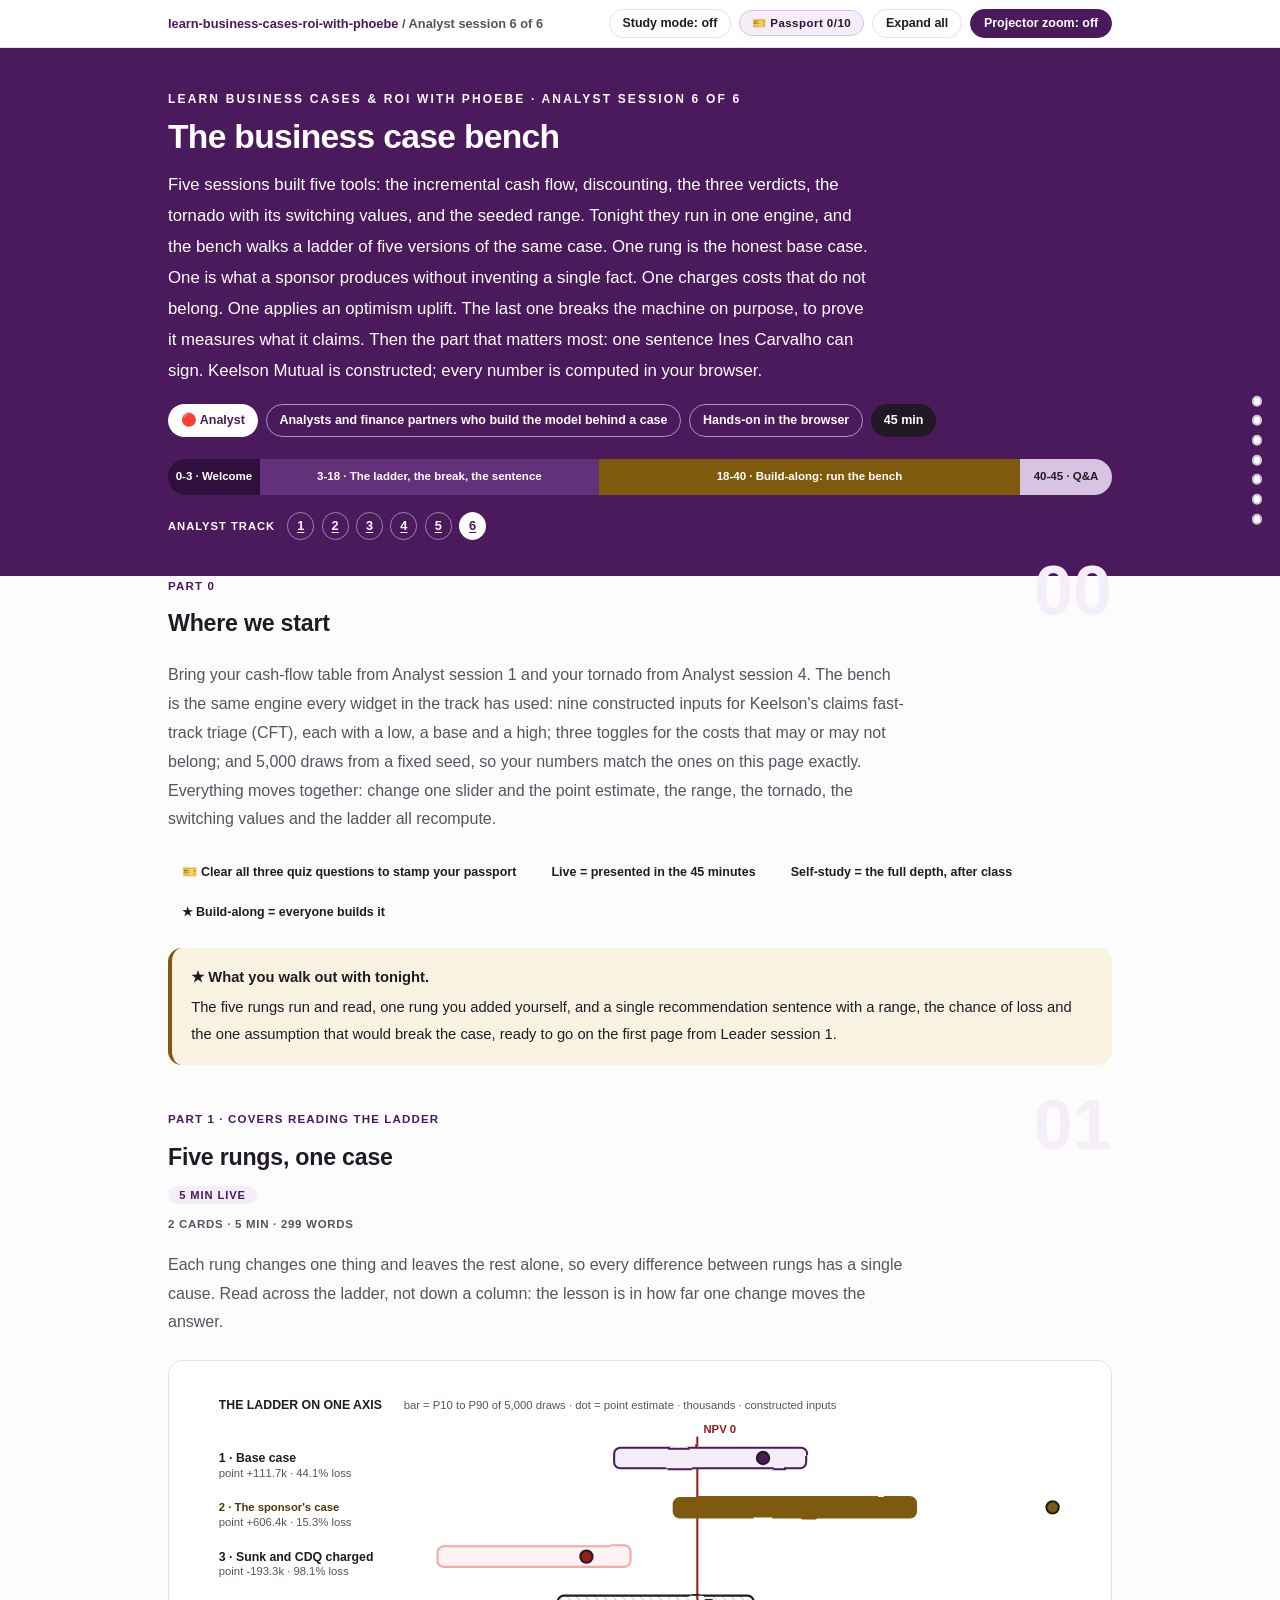
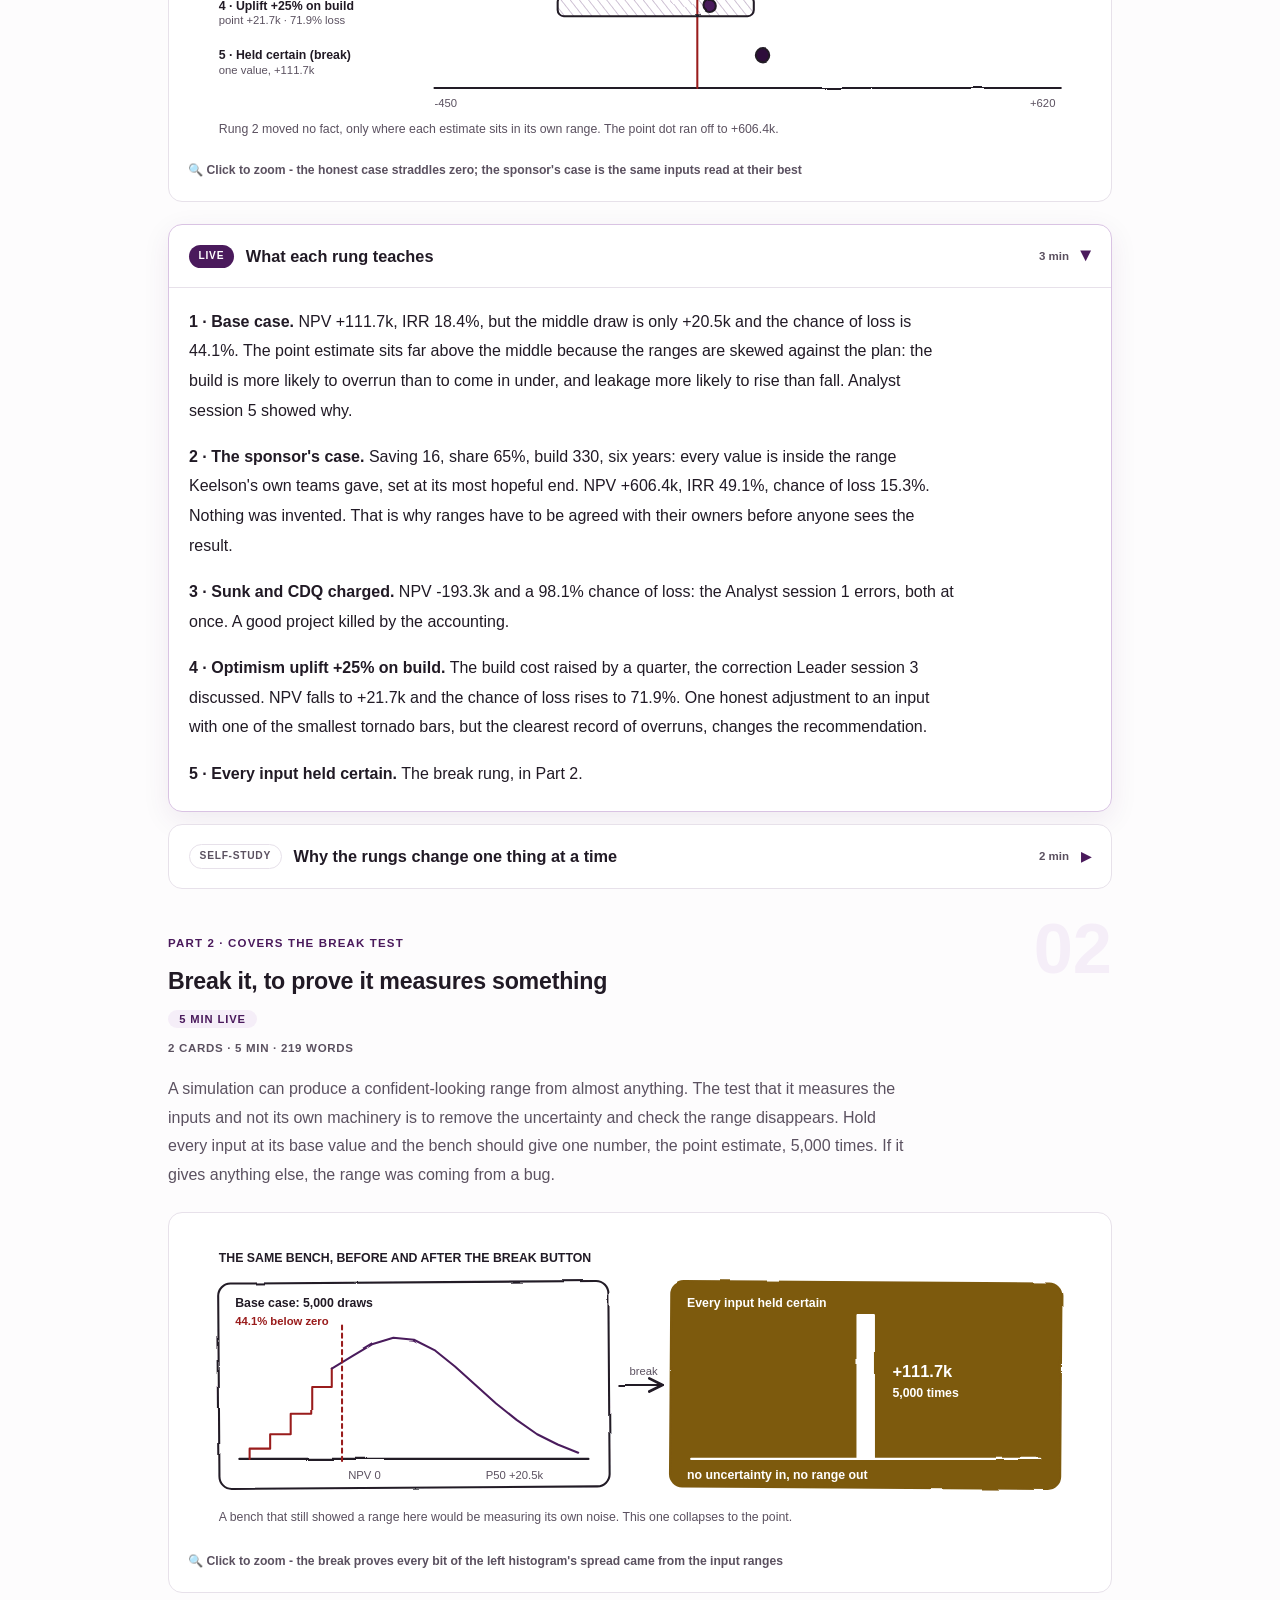
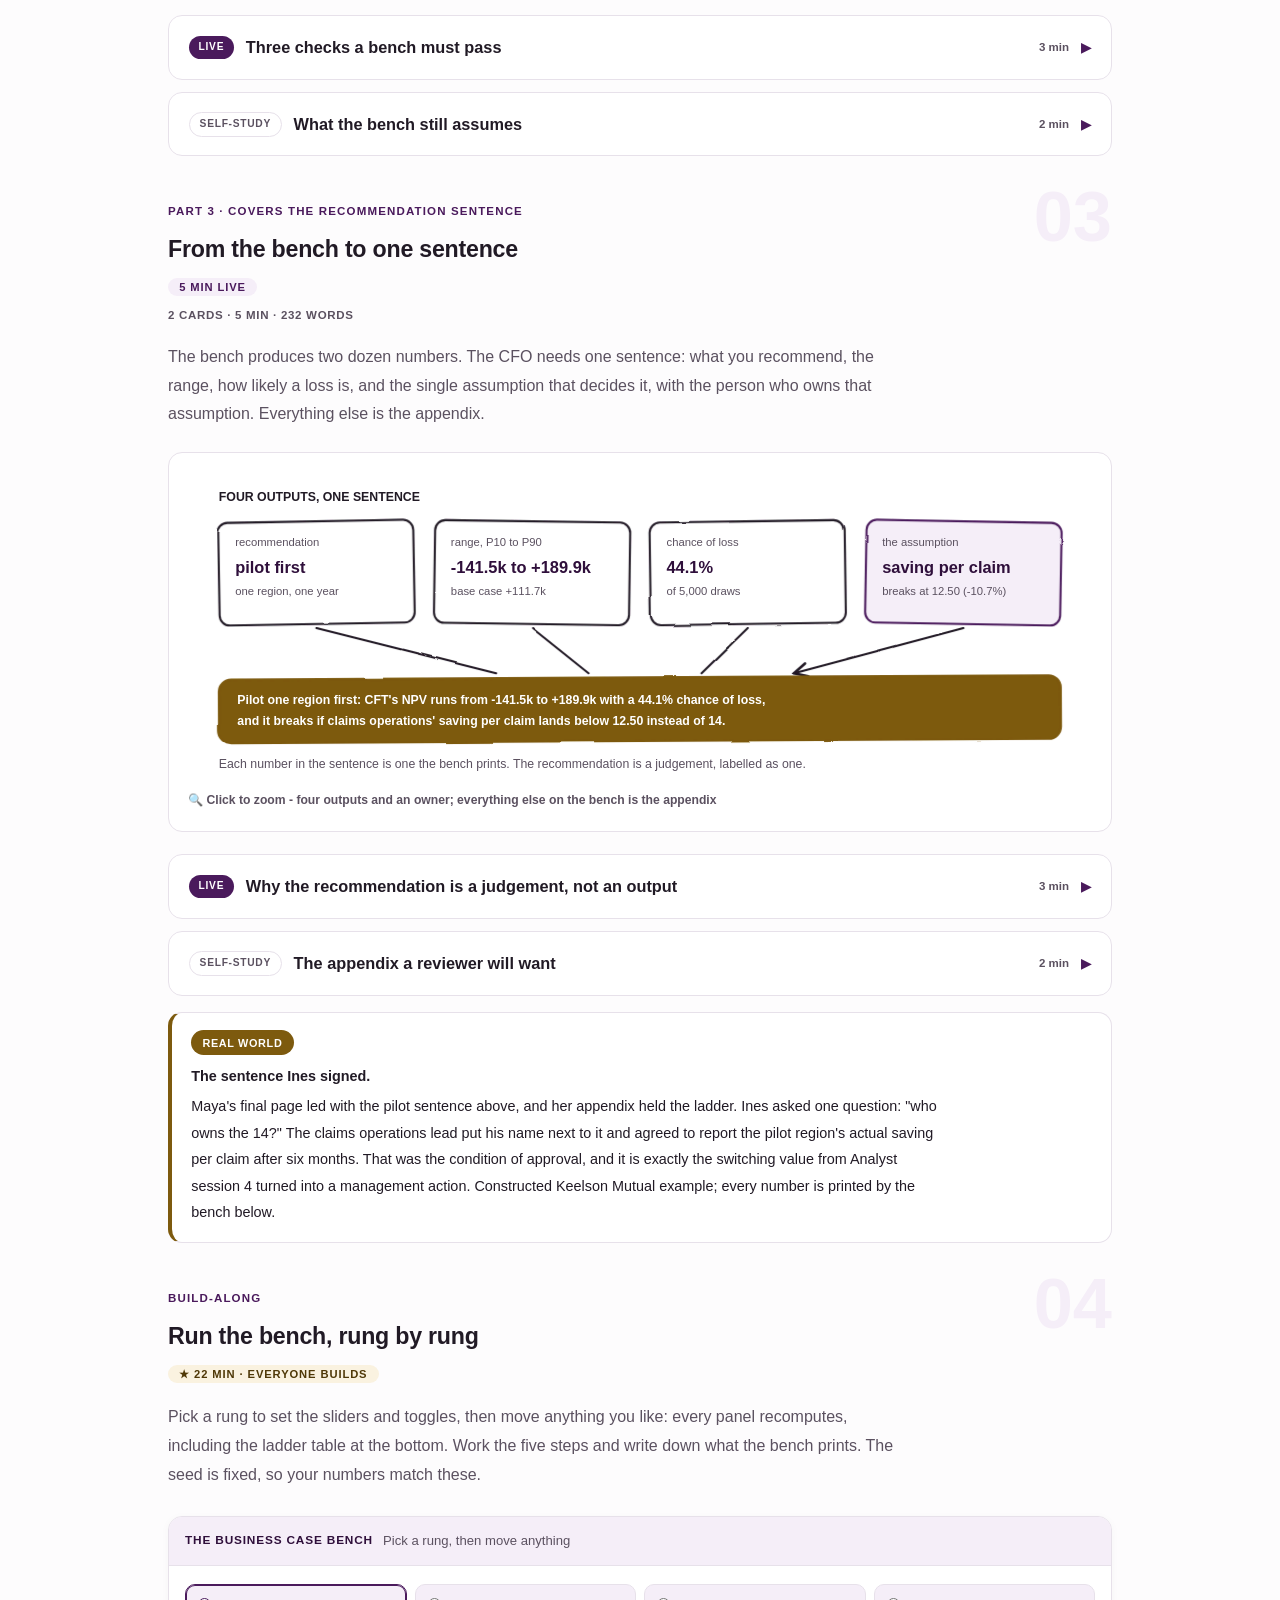
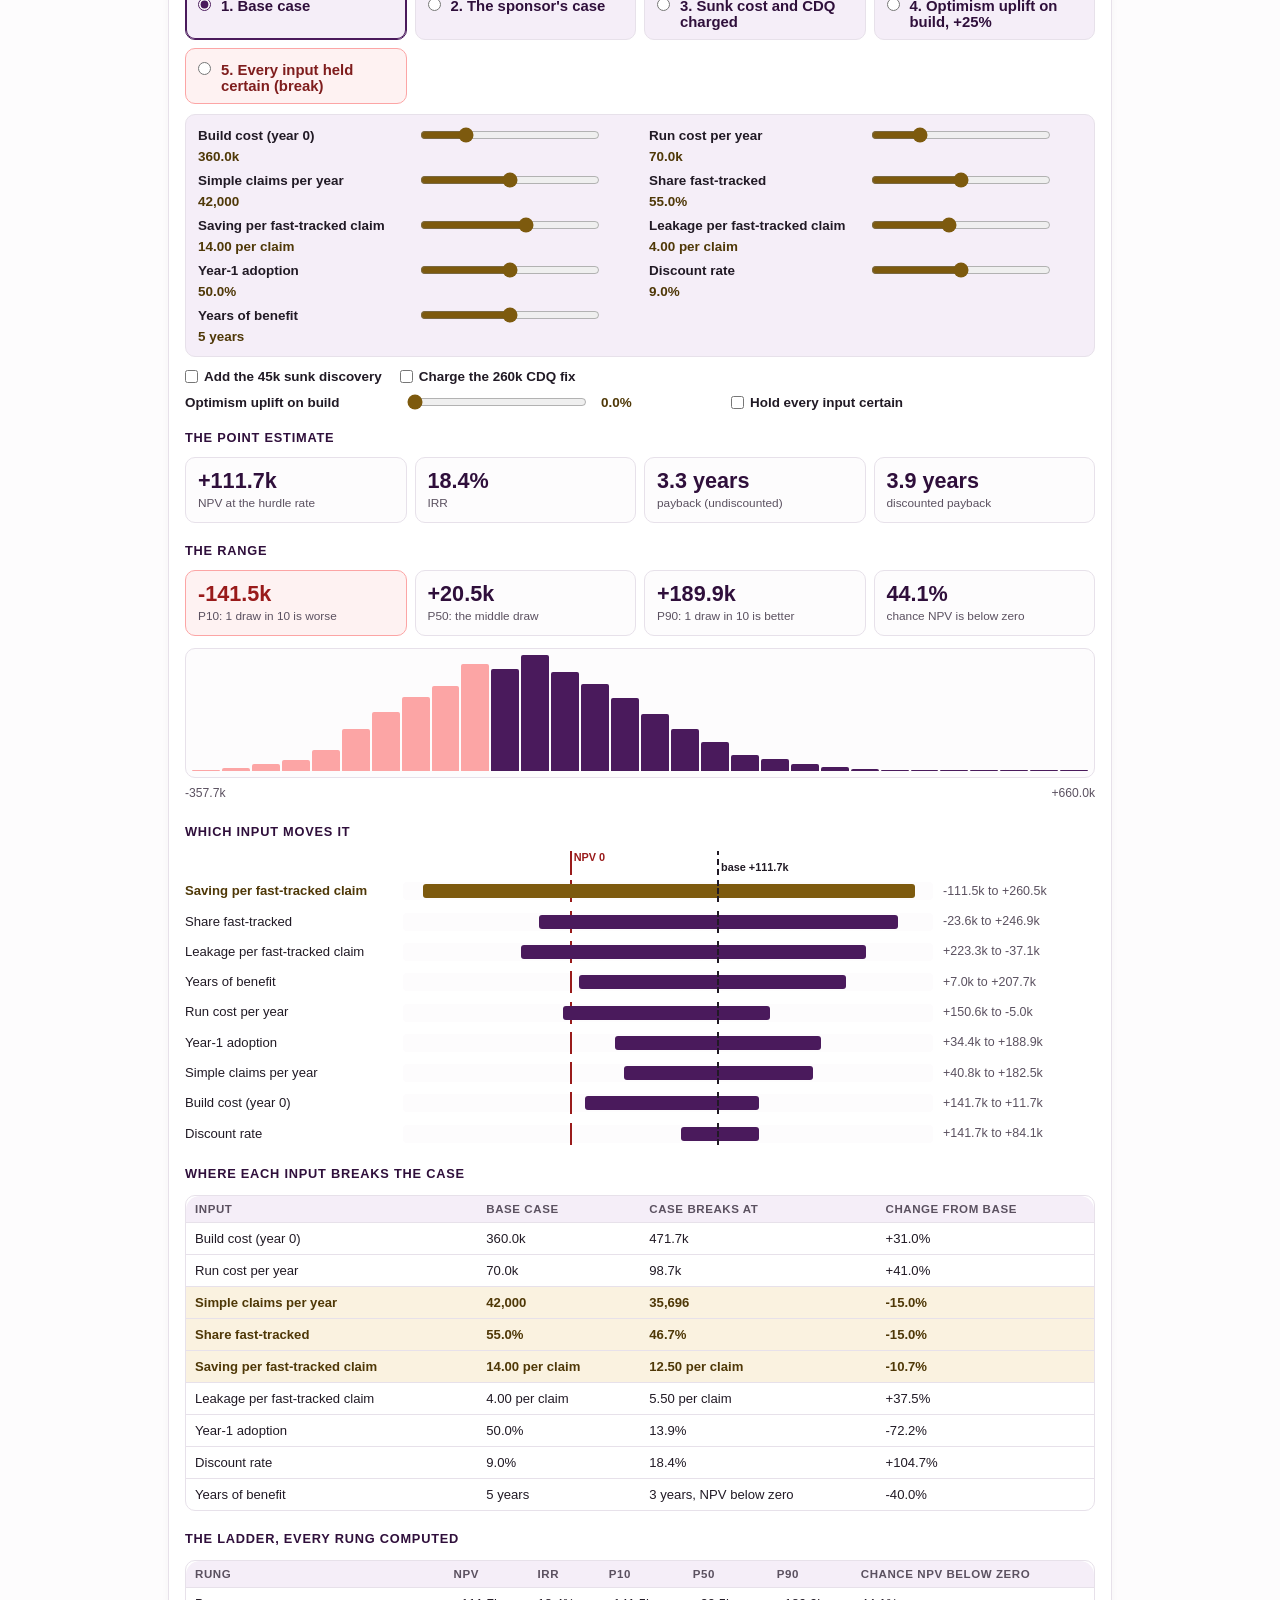
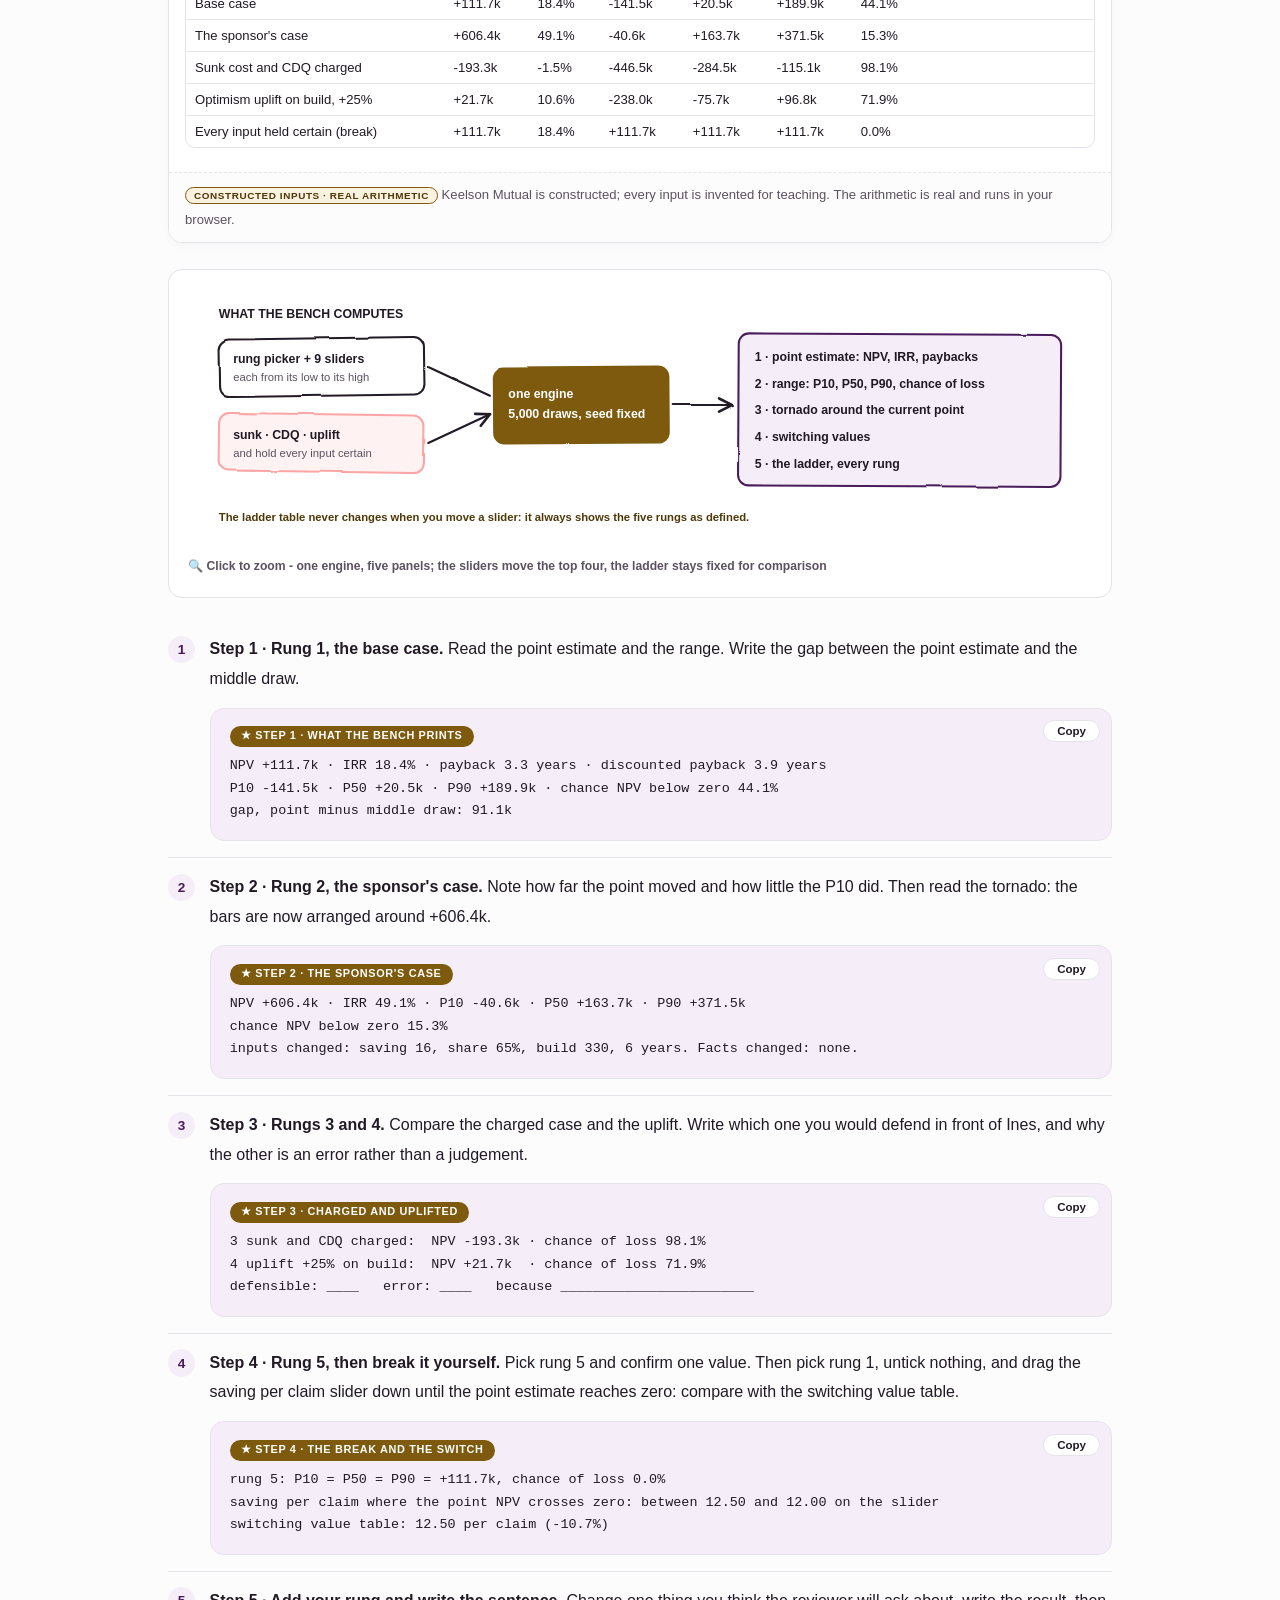
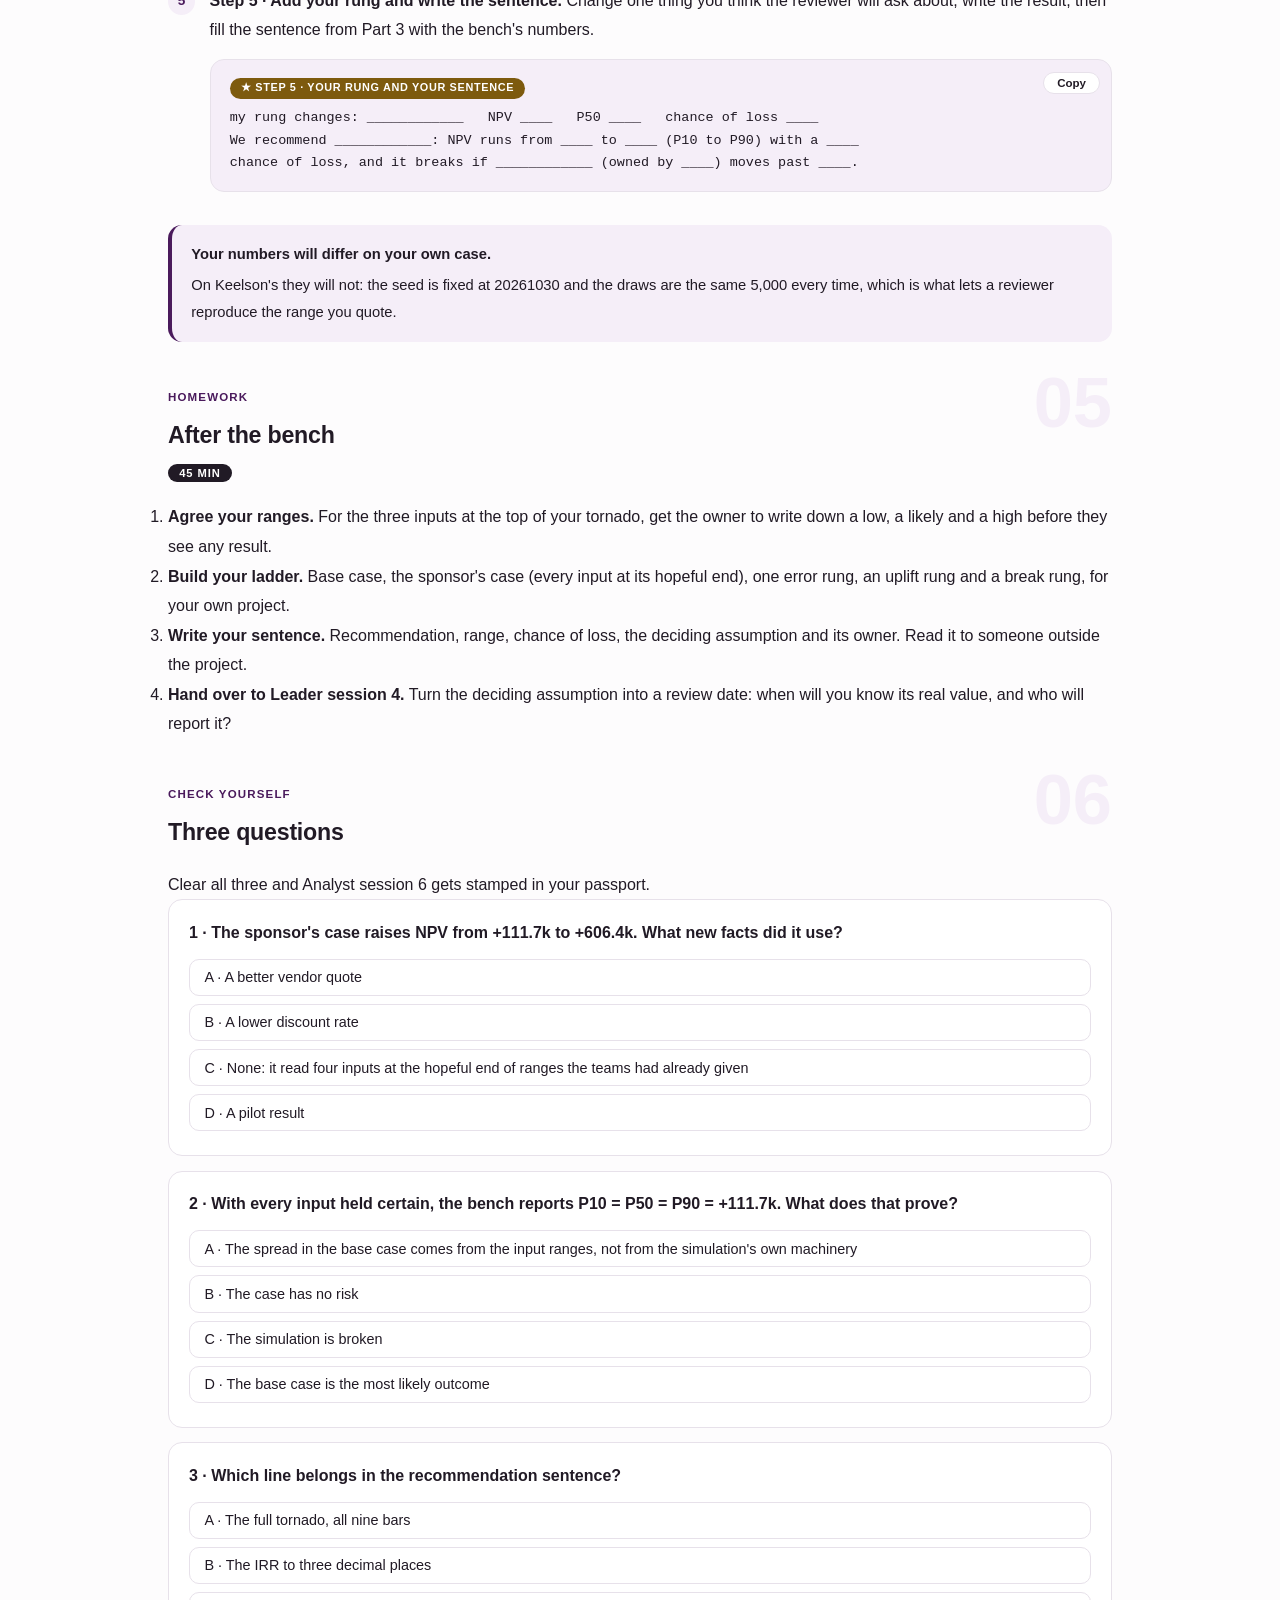
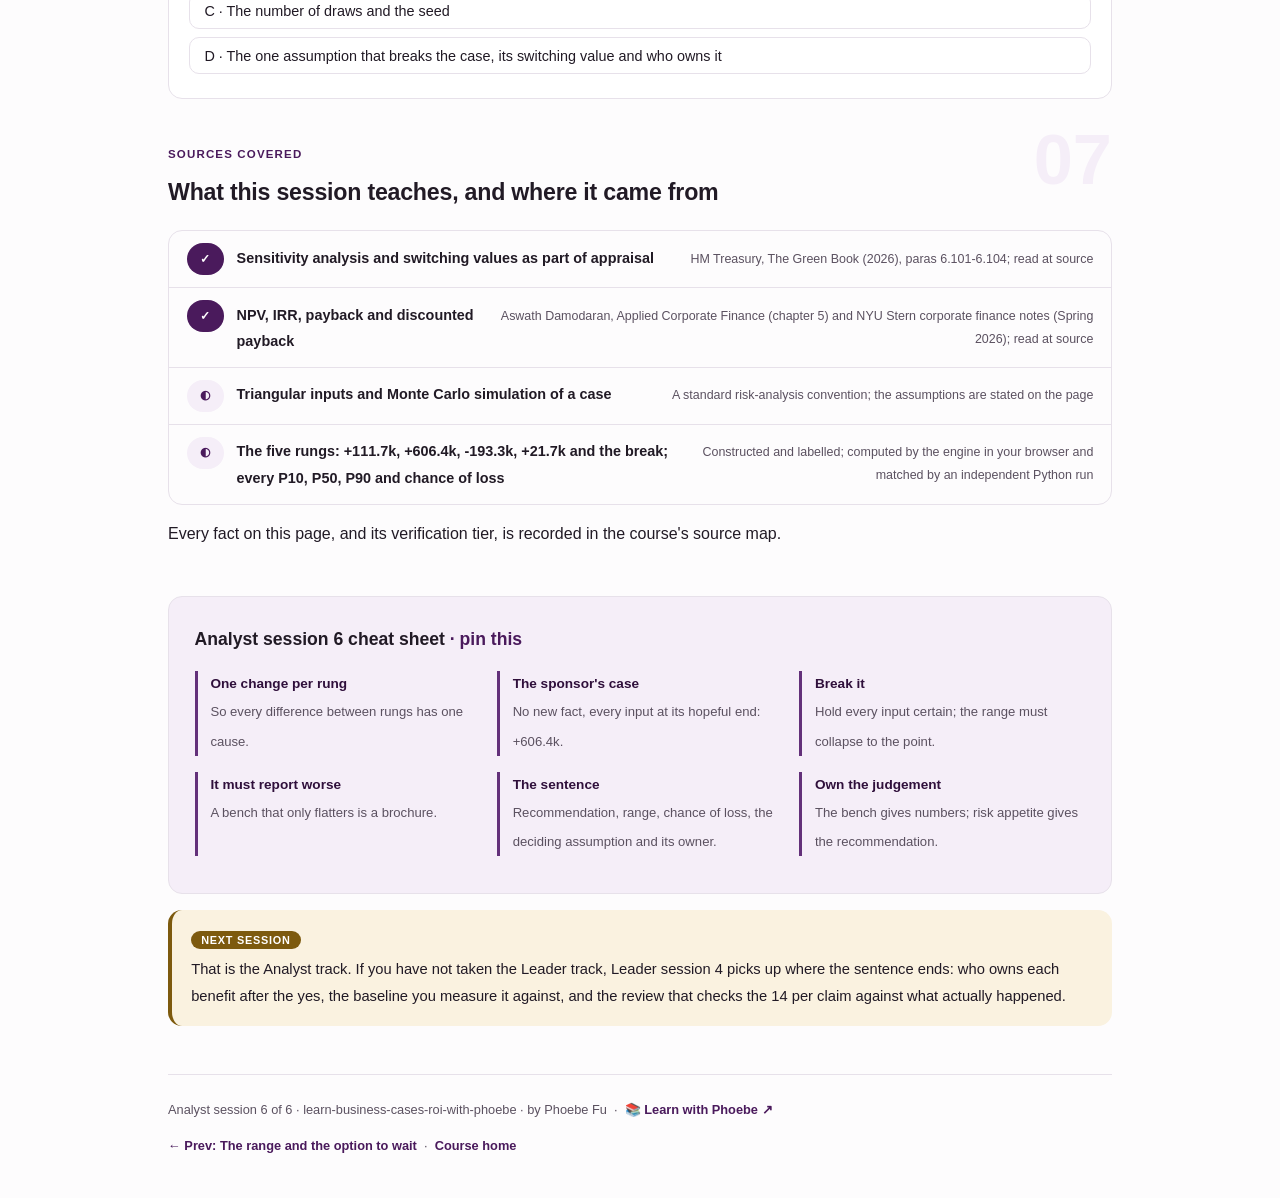
<file: courses/a6-the-business-case-bench.html>
<!DOCTYPE html>
<html lang="en">
<head>
<meta charset="UTF-8">
<meta name="viewport" content="width=device-width, initial-scale=1.0">
<!-- social:start -->
<meta name="description" content="Analyst session 6 of 6. The business case bench: every tool in one engine, five rungs computed live in your browser. The base case, the sponsor's case that quintuples the NPV without one new fact, the charged case, the optimism uplift, and a break button that proves the range comes from the inputs. Then one sentence a CFO can sign. Keelson Mutual, constructed.">
<meta property="og:type" content="article">
<meta property="og:site_name" content="Learn with Phoebe">
<meta property="og:title" content="The business case bench - learn business cases and ROI with phoebe">
<meta property="og:description" content="Analyst session 6 of 6. NPV, IRR, tornado, switching values and 5,000 seeded draws in one bench, five rungs, one break button.">
<meta property="og:url" content="https://phoebefu6.github.io/learn-business-cases-roi-with-phoebe/courses/a6-the-business-case-bench.html">
<meta property="og:image" content="https://phoebefu6.github.io/learn-business-cases-roi-with-phoebe/assets/og-cover.png">
<meta property="og:image:width" content="1200">
<meta property="og:image:height" content="630">
<meta name="twitter:card" content="summary_large_image">
<meta name="twitter:title" content="The business case bench - learn business cases and ROI with phoebe">
<meta name="twitter:description" content="Analyst session 6 of 6. Five rungs, one break button, one sentence.">
<meta name="twitter:image" content="https://phoebefu6.github.io/learn-business-cases-roi-with-phoebe/assets/og-cover.png">
<!-- social:end -->
<title>Analyst session 6 · The business case bench - learn business cases and ROI with phoebe</title>
<link rel="stylesheet" href="../assets/style.css?v=1">
</head>
<body>

<div class="toolbar">
  <div class="wrap">
    <span class="crumb"><a href="../index.html">learn-business-cases-roi-with-phoebe</a> / Analyst session 6 of 6</span>
    <button class="btn" id="toggle-all" type="button">Expand all</button>
    <button class="btn primary" id="zoom-toggle" type="button">Projector zoom: off</button>
  </div>
</div>

<header class="masthead">
  <div class="wrap">
    <div class="eyebrow">Learn Business Cases &amp; ROI with Phoebe · Analyst session 6 of 6</div>
    <h1>The business case <span class="accent">bench</span></h1>
    <p class="sub">Five sessions built five tools: the incremental cash flow, discounting, the three verdicts, the tornado with its switching values, and the seeded range. Tonight they run in one engine, and the bench walks a ladder of five versions of the same case. One rung is the honest base case. One is what a sponsor produces without inventing a single fact. One charges costs that do not belong. One applies an optimism uplift. The last one breaks the machine on purpose, to prove it measures what it claims. Then the part that matters most: one sentence Ines Carvalho can sign. Keelson Mutual is constructed; every number is computed in your browser.</p>
    <div class="chip-row">
      <span class="chip level">🔴 Analyst</span>
      <span class="chip audience">Analysts and finance partners who build the model behind a case</span>
      <span class="chip audience">Hands-on in the browser</span>
      <span class="chip time">45 min</span>
    </div>
    <div class="agenda">
      <span class="a1" style="flex:1">0-3 · Welcome</span>
      <span class="a2" style="flex:4">3-18 · The ladder, the break, the sentence</span>
      <span class="a3" style="flex:5">18-40 · Build-along: run the bench</span>
      <span class="a4" style="flex:1">40-45 · Q&amp;A</span>
    </div>
  </div>
</header>

<main class="wrap">

  <section class="section" id="intro">
    <div class="section-kicker">
      <span class="klabel">Part 0</span>
      <h2>Where we start</h2>
    </div>
    <p class="lede">Bring your cash-flow table from Analyst session 1 and your tornado from Analyst session 4. The bench is the same engine every widget in the track has used: nine constructed inputs for Keelson's claims fast-track triage (CFT), each with a low, a base and a high; three toggles for the costs that may or may not belong; and 5,000 draws from a fixed seed, so your numbers match the ones on this page exactly. Everything moves together: change one slider and the point estimate, the range, the tornado, the switching values and the ladder all recompute.</p>

    <div class="legend">
      <span class="pill">🎫 Clear all three quiz questions to stamp your passport</span>
      <span class="pill">Live = presented in the 45 minutes</span>
      <span class="pill">Self-study = the full depth, after class</span>
      <span class="pill">★ Build-along = everyone builds it</span>
    </div>

    <div class="callout win">
      <p><strong>★ What you walk out with tonight.</strong> The five rungs run and read, one rung you added yourself, and a single recommendation sentence with a range, the chance of loss and the one assumption that would break the case, ready to go on the first page from Leader session 1.</p>
    </div>
  </section>

  <section class="section" id="part-1">
    <div class="section-kicker">
      <span class="klabel">Part 1 · covers reading the ladder</span>
      <h2>Five rungs, one case</h2>
      <span class="tag concept">5 min live</span>
    </div>
    <p class="lede">Each rung changes one thing and leaves the rest alone, so every difference between rungs has a single cause. Read across the ladder, not down a column: the lesson is in how far one change moves the answer.</p>

    <figure class="zoomable">
      <svg viewBox="0 0 880 360" xmlns="http://www.w3.org/2000/svg" role="img" aria-label="Five hand-drawn horizontal ranges on one NPV axis from minus 450 to plus 620 thousand, with a red line at zero. Rung 1, base case: P10 minus 141.5, P50 plus 20.5, P90 plus 189.9, point estimate plus 111.7. Rung 2, the sponsor's case: P10 minus 40.6 to P90 plus 371.5, point plus 606.4, far to the right. Rung 3, sunk cost and CDQ charged: P10 minus 446.5 to P90 minus 115.1, entirely below zero. Rung 4, optimism uplift of 25 percent on build: P10 minus 238.0 to P90 plus 96.8, point plus 21.7. Rung 5, every input held certain: a single dot at plus 111.7. Rung 2 is drawn in brass.">
        <defs>
          <filter id="a6aSk" x="-3%" y="-3%" width="106%" height="106%"><feTurbulence type="fractalNoise" baseFrequency="0.02" numOctaves="2" seed="41" result="n"/><feDisplacementMap in="SourceGraphic" in2="n" scale="2.4" xChannelSelector="R" yChannelSelector="G"/></filter>
          <pattern id="a6aHc" patternUnits="userSpaceOnUse" width="7" height="7" patternTransform="rotate(-38)"><line x1="0" y1="0" x2="0" y2="7" stroke="#4A1A5C" stroke-width="1" opacity=".5"/></pattern>
          <marker id="a6aAr" viewBox="0 0 10 10" refX="9" refY="5" markerWidth="8" markerHeight="8" orient="auto"><path d="M1 1 L9 5 L1 9" fill="none" stroke="#211A25" stroke-width="1.6" stroke-linecap="round"/></marker>
        </defs>
        <style>
          .a6aH { font: 800 12px Inter, sans-serif; fill: #211A25; }
          .a6aL { font: 600 12px Inter, sans-serif; fill: #211A25; }
          .a6aS { font: 400 11px Inter, sans-serif; fill: #5B5160; }
          .a6aB { font: 800 11px Inter, sans-serif; fill: #4F3807; }
          .a6aR { font: 700 11px Inter, sans-serif; fill: #991B1B; }
          .a6aN { font: 400 12px Inter, sans-serif; fill: #5B5160; }
        </style>

        <text class="a6aH" x="30" y="28">THE LADDER ON ONE AXIS</text>
        <text class="a6aS" x="210" y="28">bar = P10 to P90 of 5,000 draws · dot = point estimate · thousands · constructed inputs</text>

        <g filter="url(#a6aSk)" fill="none" stroke="#211A25" stroke-width="2" stroke-linecap="round" stroke-linejoin="round">
          <path d="M240 300 L850 300"/>
          <path d="M496 56 L496 300" stroke="#991B1B"/>
          <rect x="415" y="66" width="188" height="20" rx="6" fill="#F5EEF8" stroke="#4A1A5C"/>
          <circle cx="560" cy="76" r="6" fill="#4A1A5C"/>
          <rect x="473" y="114" width="236" height="20" rx="6" fill="#7D5A0E" stroke="#7D5A0E"/>
          <circle cx="842" cy="124" r="6" fill="#7D5A0E"/>
          <rect x="243" y="162" width="188" height="20" rx="6" fill="#FEF2F2" stroke="#FCA5A5"/>
          <circle cx="388" cy="172" r="6" fill="#991B1B"/>
          <rect x="360" y="210" width="191" height="20" rx="6" fill="url(#a6aHc)"/>
          <circle cx="508" cy="220" r="6" fill="#4A1A5C"/>
          <circle cx="560" cy="268" r="7" fill="#2F0F3B"/>
        </g>

        <text class="a6aL" x="30" y="80">1 · Base case</text>
        <text class="a6aS" x="30" y="94">point +111.7k · 44.1% loss</text>
        <text class="a6aB" x="30" y="128">2 · The sponsor's case</text>
        <text class="a6aS" x="30" y="142">point +606.4k · 15.3% loss</text>
        <text class="a6aL" x="30" y="176">3 · Sunk and CDQ charged</text>
        <text class="a6aS" x="30" y="190">point -193.3k · 98.1% loss</text>
        <text class="a6aL" x="30" y="224">4 · Uplift +25% on build</text>
        <text class="a6aS" x="30" y="238">point +21.7k · 71.9% loss</text>
        <text class="a6aL" x="30" y="272">5 · Held certain (break)</text>
        <text class="a6aS" x="30" y="286">one value, +111.7k</text>

        <text class="a6aR" x="502" y="52">NPV 0</text>
        <text class="a6aS" x="240" y="318">-450</text>
        <text class="a6aS" x="820" y="318">+620</text>
        <text class="a6aN" x="30" y="344">Rung 2 moved no fact, only where each estimate sits in its own range. The point dot ran off to +606.4k.</text>
      </svg>
      <figcaption>🔍 Click to zoom - the honest case straddles zero; the sponsor's case is the same inputs read at their best</figcaption>
    </figure>

    <details class="card" open>
      <summary><span class="mode live">Live</span>What each rung teaches<span class="mini">3 min</span><span class="caret">▶</span></summary>
      <div class="body">
        <p><strong>1 · Base case.</strong> NPV +111.7k, IRR 18.4%, but the middle draw is only +20.5k and the chance of loss is 44.1%. The point estimate sits far above the middle because the ranges are skewed against the plan: the build is more likely to overrun than to come in under, and leakage more likely to rise than fall. Analyst session 5 showed why.</p>
        <p><strong>2 · The sponsor's case.</strong> Saving 16, share 65%, build 330, six years: every value is inside the range Keelson's own teams gave, set at its most hopeful end. NPV +606.4k, IRR 49.1%, chance of loss 15.3%. Nothing was invented. That is why ranges have to be agreed with their owners before anyone sees the result.</p>
        <p><strong>3 · Sunk and CDQ charged.</strong> NPV -193.3k and a 98.1% chance of loss: the Analyst session 1 errors, both at once. A good project killed by the accounting.</p>
        <p><strong>4 · Optimism uplift +25% on build.</strong> The build cost raised by a quarter, the correction Leader session 3 discussed. NPV falls to +21.7k and the chance of loss rises to 71.9%. One honest adjustment to an input with one of the smallest tornado bars, but the clearest record of overruns, changes the recommendation.</p>
        <p><strong>5 · Every input held certain.</strong> The break rung, in Part 2.</p>
      </div>
    </details>

    <details class="card">
      <summary><span class="mode self">Self-study</span>Why the rungs change one thing at a time<span class="mini">2 min</span><span class="caret">▶</span></summary>
      <div class="body">
        <p>A ladder that changed two things per rung would leave you unable to say which one moved the answer. The same discipline applies to your own case: when a reviewer asks "what if the saving is lower and the build overruns?", run the two as separate rungs first, then together, and report all three. The difference between "together" and the sum of the two separate effects tells you whether the inputs interact; in CFT they do, because the saving and the share multiply each other.</p>
      </div>
    </details>
  </section>

  <section class="section" id="part-2">
    <div class="section-kicker">
      <span class="klabel">Part 2 · covers the break test</span>
      <h2>Break it, to prove it measures something</h2>
      <span class="tag concept">5 min live</span>
    </div>
    <p class="lede">A simulation can produce a confident-looking range from almost anything. The test that it measures the inputs and not its own machinery is to remove the uncertainty and check the range disappears. Hold every input at its base value and the bench should give one number, the point estimate, 5,000 times. If it gives anything else, the range was coming from a bug.</p>

    <figure class="zoomable">
      <svg viewBox="0 0 880 300" xmlns="http://www.w3.org/2000/svg" role="img" aria-label="Two hand-drawn histograms. Left, the base case: 5,000 draws spread from about minus 360 to plus 660 thousand, with the bars below zero shaded red, 44.1 percent of draws. Right, after the break button holds every input certain: one single bar at plus 111.7 thousand, the point estimate, with the label no uncertainty in, no range out. An arrow labelled break runs from left to right. The right panel is filled in brass.">
        <defs>
          <filter id="a6bSk" x="-3%" y="-3%" width="106%" height="106%"><feTurbulence type="fractalNoise" baseFrequency="0.02" numOctaves="2" seed="43" result="n"/><feDisplacementMap in="SourceGraphic" in2="n" scale="2.4" xChannelSelector="R" yChannelSelector="G"/></filter>
          <pattern id="a6bHc" patternUnits="userSpaceOnUse" width="7" height="7" patternTransform="rotate(-38)"><line x1="0" y1="0" x2="0" y2="7" stroke="#4A1A5C" stroke-width="1" opacity=".5"/></pattern>
          <marker id="a6bAr" viewBox="0 0 10 10" refX="9" refY="5" markerWidth="8" markerHeight="8" orient="auto"><path d="M1 1 L9 5 L1 9" fill="none" stroke="#211A25" stroke-width="1.6" stroke-linecap="round"/></marker>
        </defs>
        <style>
          .a6bH { font: 800 12px Inter, sans-serif; fill: #211A25; }
          .a6bL { font: 600 12px Inter, sans-serif; fill: #211A25; }
          .a6bS { font: 400 11px Inter, sans-serif; fill: #5B5160; }
          .a6bR { font: 700 11px Inter, sans-serif; fill: #991B1B; }
          .a6bW { font: 800 12px Inter, sans-serif; fill: #FFFFFF; }
          .a6bX { font: 800 16px Inter, sans-serif; fill: #FFFFFF; }
          .a6bN { font: 400 12px Inter, sans-serif; fill: #5B5160; }
        </style>

        <text class="a6bH" x="30" y="28">THE SAME BENCH, BEFORE AND AFTER THE BREAK BUTTON</text>

        <g filter="url(#a6bSk)" fill="none" stroke="#211A25" stroke-width="2" stroke-linecap="round" stroke-linejoin="round">
          <rect x="30" y="48" width="380" height="200" rx="12" transform="rotate(-0.4 220 148)" fill="#FFFFFF"/>
          <path d="M50 220 L390 220"/>
          <path d="M60 220 L60 210 L80 210 L80 196 L100 196 L100 176 L120 176 L120 150 L140 150 L140 132" stroke="#991B1B"/>
          <path d="M140 132 L160 120 L180 108 L200 102 L220 104 L240 114 L260 130 L280 148 L300 166 L320 182 L340 196 L360 206 L380 214" stroke="#4A1A5C"/>
          <path d="M150 90 L150 224" stroke="#991B1B" stroke-dasharray="4 4"/>
          <path d="M420 148 L462 148" marker-end="url(#a6bAr)"/>
          <rect x="470" y="48" width="380" height="200" rx="12" transform="rotate(0.4 660 148)" fill="#7D5A0E" stroke="#7D5A0E"/>
          <path d="M490 220 L830 220" stroke="#FFFFFF"/>
          <rect x="652" y="80" width="16" height="140" fill="#FFFFFF" stroke="#FFFFFF"/>
        </g>

        <text class="a6bL" x="46" y="72">Base case: 5,000 draws</text>
        <text class="a6bR" x="46" y="90">44.1% below zero</text>
        <text class="a6bS" x="156" y="240">NPV 0</text>
        <text class="a6bS" x="290" y="240">P50 +20.5k</text>
        <text class="a6bS" x="430" y="138">break</text>
        <text class="a6bW" x="486" y="72">Every input held certain</text>
        <text class="a6bX" x="686" y="140">+111.7k</text>
        <text class="a6bW" x="686" y="160">5,000 times</text>
        <text class="a6bW" x="486" y="240">no uncertainty in, no range out</text>

        <text class="a6bN" x="30" y="280">A bench that still showed a range here would be measuring its own noise. This one collapses to the point.</text>
      </svg>
      <figcaption>🔍 Click to zoom - the break proves every bit of the left histogram's spread came from the input ranges</figcaption>
    </figure>

    <details class="card">
      <summary><span class="mode live">Live</span>Three checks a bench must pass<span class="mini">3 min</span><span class="caret">▶</span></summary>
      <div class="body">
        <p><strong>It collapses when the inputs do.</strong> Rung 5: every input certain, every draw +111.7k, P10 = P50 = P90. Passed.</p>
        <p><strong>It can report a worse number.</strong> Rung 3 drives the chance of loss to 98.1%. A tool that can only ever make a case look good is a brochure.</p>
        <p><strong>It agrees with an independent build.</strong> The engine behind every widget here was written twice, once in the browser and once in Python, and the two agree on every number including all 5,000 draws; a planted error of one part in a thousand is caught. Your own spreadsheet deserves the same test: rebuild the base case NPV by hand once, as in Analyst session 2.</p>
      </div>
    </details>

    <details class="card">
      <summary><span class="mode self">Self-study</span>What the bench still assumes<span class="mini">2 min</span><span class="caret">▶</span></summary>
      <div class="body">
        <p>Each input is drawn independently, from a triangle. In reality the share fast-tracked and the leakage probably move together: route more claims past review and more of them will be the doubtful ones. Positive correlation between a benefit and its dis-benefit narrows the range; correlation between two benefits widens it. The triangle is a convention, chosen because owners can give a low, a likely and a high; it has thin tails, so it understates the chance of a very bad outcome. Say both assumptions in the case. The evidence on how far real projects overrun, which argues for fatter tails, is in Leader session 3.</p>
      </div>
    </details>
  </section>

  <section class="section" id="part-3">
    <div class="section-kicker">
      <span class="klabel">Part 3 · covers the recommendation sentence</span>
      <h2>From the bench to one sentence</h2>
      <span class="tag concept">5 min live</span>
    </div>
    <p class="lede">The bench produces two dozen numbers. The CFO needs one sentence: what you recommend, the range, how likely a loss is, and the single assumption that decides it, with the person who owns that assumption. Everything else is the appendix.</p>

    <figure class="zoomable">
      <svg viewBox="0 0 880 300" xmlns="http://www.w3.org/2000/svg" role="img" aria-label="A hand-drawn sentence built from four bench outputs. Box one, the recommendation: pilot one region first. Box two, the range: P10 minus 141.5 to P90 plus 189.9 thousand, base case plus 111.7. Box three, the chance of loss: 44.1 percent. Box four, the assumption that decides it: the saving per fast-tracked claim, which breaks the case at 12.50, 10.7 percent below base, owned by claims operations. Arrows join the four boxes into one sentence at the bottom, which is filled in brass.">
        <defs>
          <filter id="a6cSk" x="-3%" y="-3%" width="106%" height="106%"><feTurbulence type="fractalNoise" baseFrequency="0.02" numOctaves="2" seed="47" result="n"/><feDisplacementMap in="SourceGraphic" in2="n" scale="2.4" xChannelSelector="R" yChannelSelector="G"/></filter>
          <pattern id="a6cHc" patternUnits="userSpaceOnUse" width="7" height="7" patternTransform="rotate(-38)"><line x1="0" y1="0" x2="0" y2="7" stroke="#4A1A5C" stroke-width="1" opacity=".5"/></pattern>
          <marker id="a6cAr" viewBox="0 0 10 10" refX="9" refY="5" markerWidth="8" markerHeight="8" orient="auto"><path d="M1 1 L9 5 L1 9" fill="none" stroke="#211A25" stroke-width="1.6" stroke-linecap="round"/></marker>
        </defs>
        <style>
          .a6cH { font: 800 12px Inter, sans-serif; fill: #211A25; }
          .a6cL { font: 600 12px Inter, sans-serif; fill: #211A25; }
          .a6cS { font: 400 11px Inter, sans-serif; fill: #5B5160; }
          .a6cV { font: 800 16px Inter, sans-serif; fill: #2F0F3B; }
          .a6cW { font: 800 12px Inter, sans-serif; fill: #FFFFFF; }
          .a6cN { font: 400 12px Inter, sans-serif; fill: #5B5160; }
        </style>

        <text class="a6cH" x="30" y="28">FOUR OUTPUTS, ONE SENTENCE</text>

        <g filter="url(#a6cSk)" fill="none" stroke="#211A25" stroke-width="2" stroke-linecap="round" stroke-linejoin="round">
          <rect x="30" y="48" width="190" height="100" rx="10" transform="rotate(-1 125 98)" fill="#FFFFFF"/>
          <rect x="240" y="48" width="190" height="100" rx="10" transform="rotate(0.8 335 98)" fill="#FFFFFF"/>
          <rect x="450" y="48" width="190" height="100" rx="10" transform="rotate(-0.8 545 98)" fill="#FFFFFF"/>
          <rect x="660" y="48" width="190" height="100" rx="10" transform="rotate(1 755 98)" fill="#F5EEF8" stroke="#4A1A5C"/>
          <path d="M125 152 L300 196 M335 152 L390 196 M545 152 L500 196 M755 152 L590 196" marker-end="url(#a6cAr)"/>
          <rect x="30" y="200" width="820" height="62" rx="12" transform="rotate(-0.3 440 231)" fill="#7D5A0E" stroke="#7D5A0E"/>
        </g>

        <text class="a6cS" x="46" y="72">recommendation</text>
        <text class="a6cV" x="46" y="98">pilot first</text>
        <text class="a6cS" x="46" y="120">one region, one year</text>
        <text class="a6cS" x="256" y="72">range, P10 to P90</text>
        <text class="a6cV" x="256" y="98">-141.5k to +189.9k</text>
        <text class="a6cS" x="256" y="120">base case +111.7k</text>
        <text class="a6cS" x="466" y="72">chance of loss</text>
        <text class="a6cV" x="466" y="98">44.1%</text>
        <text class="a6cS" x="466" y="120">of 5,000 draws</text>
        <text class="a6cS" x="676" y="72">the assumption</text>
        <text class="a6cV" x="676" y="98">saving per claim</text>
        <text class="a6cS" x="676" y="120">breaks at 12.50 (-10.7%)</text>

        <text class="a6cW" x="48" y="226">Pilot one region first: CFT's NPV runs from -141.5k to +189.9k with a 44.1% chance of loss,</text>
        <text class="a6cW" x="48" y="246">and it breaks if claims operations' saving per claim lands below 12.50 instead of 14.</text>

        <text class="a6cN" x="30" y="288">Each number in the sentence is one the bench prints. The recommendation is a judgement, labelled as one.</text>
      </svg>
      <figcaption>🔍 Click to zoom - four outputs and an owner; everything else on the bench is the appendix</figcaption>
    </figure>

    <details class="card">
      <summary><span class="mode live">Live</span>Why the recommendation is a judgement, not an output<span class="mini">3 min</span><span class="caret">▶</span></summary>
      <div class="body">
        <p>The bench does not say "pilot". At Keelson's 55 percent confidence that the saving comes in high, Analyst session 5 found that piloting costs 8.9 thousand of expected value against committing now, while cutting the worst case from -111.5k to -79.8k. Whether that trade is worth it depends on how much a loss of 111.5 thousand would hurt Keelson this year, which is a question about the company's risk appetite, not about the model. Saying "the model recommends" hides the judgement; saying "we recommend, because a 44.1 percent chance of a loss is more than this budget can carry" owns it.</p>
        <p>A team with a stronger balance sheet, or a cheaper pilot, could read the same bench and commit now. Both readings are defensible when they are stated as judgements next to the numbers.</p>
      </div>
    </details>

    <details class="card">
      <summary><span class="mode self">Self-study</span>The appendix a reviewer will want<span class="mini">2 min</span><span class="caret">▶</span></summary>
      <div class="body">
        <p>Behind the sentence: the cash-flow table with the in and out reasons from Analyst session 1; the discount rate and who set it; the four verdicts side by side; the tornado and the switching-value table; the input ranges with each owner's name; the seed and the number of draws; the ladder; and the stated assumptions (independence, triangles, no terminal value, before tax). A reviewer who can rerun your bench from the appendix will usually trust the sentence. Leader session 4 adds what happens after approval: the benefits register and the dates you will check each assumption against reality.</p>
      </div>
    </details>

    <div class="callout example">
      <span class="ex-pill">Real world</span>
      <p><strong>The sentence Ines signed.</strong> Maya's final page led with the pilot sentence above, and her appendix held the ladder. Ines asked one question: "who owns the 14?" The claims operations lead put his name next to it and agreed to report the pilot region's actual saving per claim after six months. That was the condition of approval, and it is exactly the switching value from Analyst session 4 turned into a management action. Constructed Keelson Mutual example; every number is printed by the bench below.</p>
    </div>
  </section>

  <section class="section" id="demo-1">
    <div class="section-kicker">
      <span class="klabel">Build-along</span>
      <h2>Run the bench, rung by rung</h2>
      <span class="tag demo">★ 22 min · everyone builds</span>
    </div>
    <p class="lede">Pick a rung to set the sliders and toggles, then move anything you like: every panel recomputes, including the ladder table at the bottom. Work the five steps and write down what the bench prints. The seed is fixed, so your numbers match these.</p>

    <div class="bcr-widget" data-mode="bench"></div>

    <figure class="zoomable">
      <svg viewBox="0 0 880 250" xmlns="http://www.w3.org/2000/svg" role="img" aria-label="A hand-drawn map of the bench. A rung picker and nine input sliders feed one engine together with three toggles: sunk discovery, CDQ charge and the optimism uplift, plus a hold every input certain switch. The engine feeds five panels in order: the point estimate, the range, the tornado, the switching values and the ladder table. The engine box is filled in brass.">
        <defs>
          <filter id="a6dSk" x="-3%" y="-3%" width="106%" height="106%"><feTurbulence type="fractalNoise" baseFrequency="0.02" numOctaves="2" seed="53" result="n"/><feDisplacementMap in="SourceGraphic" in2="n" scale="2.4" xChannelSelector="R" yChannelSelector="G"/></filter>
          <pattern id="a6dHc" patternUnits="userSpaceOnUse" width="7" height="7" patternTransform="rotate(-38)"><line x1="0" y1="0" x2="0" y2="7" stroke="#4A1A5C" stroke-width="1" opacity=".5"/></pattern>
          <marker id="a6dAr" viewBox="0 0 10 10" refX="9" refY="5" markerWidth="8" markerHeight="8" orient="auto"><path d="M1 1 L9 5 L1 9" fill="none" stroke="#211A25" stroke-width="1.6" stroke-linecap="round"/></marker>
        </defs>
        <style>
          .a6dH { font: 800 12px Inter, sans-serif; fill: #211A25; }
          .a6dL { font: 600 12px Inter, sans-serif; fill: #211A25; }
          .a6dS { font: 400 11px Inter, sans-serif; fill: #5B5160; }
          .a6dB { font: 800 11px Inter, sans-serif; fill: #4F3807; }
          .a6dW { font: 800 12px Inter, sans-serif; fill: #FFFFFF; }
        </style>

        <text class="a6dH" x="30" y="28">WHAT THE BENCH COMPUTES</text>

        <g filter="url(#a6dSk)" fill="none" stroke="#211A25" stroke-width="2" stroke-linecap="round" stroke-linejoin="round">
          <rect x="30" y="48" width="200" height="56" rx="10" transform="rotate(-0.8 130 76)" fill="#FFFFFF"/>
          <rect x="30" y="122" width="200" height="56" rx="10" transform="rotate(0.8 130 150)" fill="#FEF2F2" stroke="#FCA5A5"/>
          <path d="M234 76 L294 104 M234 150 L294 122" marker-end="url(#a6dAr)"/>
          <rect x="298" y="76" width="170" height="74" rx="10" transform="rotate(-0.4 383 113)" fill="#7D5A0E" stroke="#7D5A0E"/>
          <path d="M472 113 L530 113" marker-end="url(#a6dAr)"/>
          <rect x="536" y="44" width="314" height="148" rx="10" transform="rotate(0.3 693 118)" fill="#F5EEF8" stroke="#4A1A5C"/>
        </g>

        <text class="a6dL" x="44" y="72">rung picker + 9 sliders</text>
        <text class="a6dS" x="44" y="90">each from its low to its high</text>
        <text class="a6dL" x="44" y="146">sunk · CDQ · uplift</text>
        <text class="a6dS" x="44" y="164">and hold every input certain</text>
        <text class="a6dW" x="312" y="106">one engine</text>
        <text class="a6dW" x="312" y="126">5,000 draws, seed fixed</text>
        <text class="a6dL" x="552" y="70">1 · point estimate: NPV, IRR, paybacks</text>
        <text class="a6dL" x="552" y="96">2 · range: P10, P50, P90, chance of loss</text>
        <text class="a6dL" x="552" y="122">3 · tornado around the current point</text>
        <text class="a6dL" x="552" y="148">4 · switching values</text>
        <text class="a6dL" x="552" y="174">5 · the ladder, every rung</text>

        <text class="a6dB" x="30" y="226">The ladder table never changes when you move a slider: it always shows the five rungs as defined.</text>
      </svg>
      <figcaption>🔍 Click to zoom - one engine, five panels; the sliders move the top four, the ladder stays fixed for comparison</figcaption>
    </figure>

    <div class="steps">
      <div class="step">
        <p><strong>Step 1 · Rung 1, the base case.</strong> Read the point estimate and the range. Write the gap between the point estimate and the middle draw.</p>
        <div class="prompt-box good"><span class="label">★ Step 1 · what the bench prints</span>NPV +111.7k · IRR 18.4% · payback 3.3 years · discounted payback 3.9 years
P10 -141.5k · P50 +20.5k · P90 +189.9k · chance NPV below zero 44.1%
gap, point minus middle draw: 91.1k</div>
      </div>
      <div class="step">
        <p><strong>Step 2 · Rung 2, the sponsor's case.</strong> Note how far the point moved and how little the P10 did. Then read the tornado: the bars are now arranged around +606.4k.</p>
        <div class="prompt-box good"><span class="label">★ Step 2 · the sponsor's case</span>NPV +606.4k · IRR 49.1% · P10 -40.6k · P50 +163.7k · P90 +371.5k
chance NPV below zero 15.3%
inputs changed: saving 16, share 65%, build 330, 6 years. Facts changed: none.</div>
      </div>
      <div class="step">
        <p><strong>Step 3 · Rungs 3 and 4.</strong> Compare the charged case and the uplift. Write which one you would defend in front of Ines, and why the other is an error rather than a judgement.</p>
        <div class="prompt-box good"><span class="label">★ Step 3 · charged and uplifted</span>3 sunk and CDQ charged:  NPV -193.3k · chance of loss 98.1%
4 uplift +25% on build:  NPV +21.7k  · chance of loss 71.9%
defensible: ____   error: ____   because ________________________</div>
      </div>
      <div class="step">
        <p><strong>Step 4 · Rung 5, then break it yourself.</strong> Pick rung 5 and confirm one value. Then pick rung 1, untick nothing, and drag the saving per claim slider down until the point estimate reaches zero: compare with the switching value table.</p>
        <div class="prompt-box good"><span class="label">★ Step 4 · the break and the switch</span>rung 5: P10 = P50 = P90 = +111.7k, chance of loss 0.0%
saving per claim where the point NPV crosses zero: between 12.50 and 12.00 on the slider
switching value table: 12.50 per claim (-10.7%)</div>
      </div>
      <div class="step">
        <p><strong>Step 5 · Add your rung and write the sentence.</strong> Change one thing you think the reviewer will ask about, write the result, then fill the sentence from Part 3 with the bench's numbers.</p>
        <div class="prompt-box good"><span class="label">★ Step 5 · your rung and your sentence</span>my rung changes: ____________   NPV ____   P50 ____   chance of loss ____
We recommend ____________: NPV runs from ____ to ____ (P10 to P90) with a ____
chance of loss, and it breaks if ____________ (owned by ____) moves past ____.</div>
      </div>
    </div>

    <div class="callout tip">
      <p><strong>Your numbers will differ on your own case.</strong> On Keelson's they will not: the seed is fixed at 20261030 and the draws are the same 5,000 every time, which is what lets a reviewer reproduce the range you quote.</p>
    </div>
  </section>

  <section class="section" id="exercise">
    <div class="section-kicker">
      <span class="klabel">Homework</span>
      <h2>After the bench</h2>
      <span class="tag exercise">45 min</span>
    </div>
    <ol>
      <li><strong>Agree your ranges.</strong> For the three inputs at the top of your tornado, get the owner to write down a low, a likely and a high before they see any result.</li>
      <li><strong>Build your ladder.</strong> Base case, the sponsor's case (every input at its hopeful end), one error rung, an uplift rung and a break rung, for your own project.</li>
      <li><strong>Write your sentence.</strong> Recommendation, range, chance of loss, the deciding assumption and its owner. Read it to someone outside the project.</li>
      <li><strong>Hand over to Leader session 4.</strong> Turn the deciding assumption into a review date: when will you know its real value, and who will report it?</li>
    </ol>
  </section>

  <section class="section" id="quiz">
    <div class="section-kicker">
      <span class="klabel">Check yourself</span>
      <h2>Three questions</h2>
    </div>
    <p>Clear all three and Analyst session 6 gets stamped in your passport.</p>

    <div class="quiz-q" data-answer="2">
      <p class="qtext">1 · The sponsor's case raises NPV from +111.7k to +606.4k. What new facts did it use?</p>
      <button class="qopt" type="button">A · A better vendor quote</button>
      <button class="qopt" type="button">B · A lower discount rate</button>
      <button class="qopt" type="button">C · None: it read four inputs at the hopeful end of ranges the teams had already given</button>
      <button class="qopt" type="button">D · A pilot result</button>
      <p class="qwhy">Every value sits inside its agreed range. Choosing where in each range to stand is enough to quintuple the answer, which is why ranges are agreed before results are seen.</p>
    </div>

    <div class="quiz-q" data-answer="0">
      <p class="qtext">2 · With every input held certain, the bench reports P10 = P50 = P90 = +111.7k. What does that prove?</p>
      <button class="qopt" type="button">A · The spread in the base case comes from the input ranges, not from the simulation's own machinery</button>
      <button class="qopt" type="button">B · The case has no risk</button>
      <button class="qopt" type="button">C · The simulation is broken</button>
      <button class="qopt" type="button">D · The base case is the most likely outcome</button>
      <p class="qwhy">No uncertainty in, no range out. A range that survived the break would be noise from the tool.</p>
    </div>

    <div class="quiz-q" data-answer="3">
      <p class="qtext">3 · Which line belongs in the recommendation sentence?</p>
      <button class="qopt" type="button">A · The full tornado, all nine bars</button>
      <button class="qopt" type="button">B · The IRR to three decimal places</button>
      <button class="qopt" type="button">C · The number of draws and the seed</button>
      <button class="qopt" type="button">D · The one assumption that breaks the case, its switching value and who owns it</button>
      <p class="qwhy">The sentence carries the decision, the range, the chance of loss and the deciding assumption with an owner. The rest is appendix, where a reviewer can rerun it.</p>
    </div>

    <p class="quiz-score"></p>
  </section>

  <section class="section" id="official">
    <div class="section-kicker">
      <span class="klabel">Sources covered</span>
      <h2>What this session teaches, and where it came from</h2>
    </div>
    <div class="covered">
      <div class="covered-row"><span class="status pill solid">✓</span><span class="name">Sensitivity analysis and switching values as part of appraisal</span><span class="note">HM Treasury, The Green Book (2026), paras 6.101-6.104; read at source</span></div>
      <div class="covered-row"><span class="status pill solid">✓</span><span class="name">NPV, IRR, payback and discounted payback</span><span class="note">Aswath Damodaran, Applied Corporate Finance (chapter 5) and NYU Stern corporate finance notes (Spring 2026); read at source</span></div>
      <div class="covered-row"><span class="status pill light">◐</span><span class="name">Triangular inputs and Monte Carlo simulation of a case</span><span class="note">A standard risk-analysis convention; the assumptions are stated on the page</span></div>
      <div class="covered-row"><span class="status pill light">◐</span><span class="name">The five rungs: +111.7k, +606.4k, -193.3k, +21.7k and the break; every P10, P50, P90 and chance of loss</span><span class="note">Constructed and labelled; computed by the engine in your browser and matched by an independent Python run</span></div>
    </div>
    <p class="mono" style="margin-top:14px">Every fact on this page, and its verification tier, is recorded in the course's source map.</p>
  </section>

  <section class="cheat" id="cheatsheet">
    <h3>Analyst session 6 cheat sheet <span>· pin this</span></h3>
    <div class="grid-2">
      <div class="cheat-item"><b>One change per rung</b><span>So every difference between rungs has one cause.</span></div>
      <div class="cheat-item"><b>The sponsor's case</b><span>No new fact, every input at its hopeful end: +606.4k.</span></div>
      <div class="cheat-item"><b>Break it</b><span>Hold every input certain; the range must collapse to the point.</span></div>
      <div class="cheat-item"><b>It must report worse</b><span>A bench that only flatters is a brochure.</span></div>
      <div class="cheat-item"><b>The sentence</b><span>Recommendation, range, chance of loss, the deciding assumption and its owner.</span></div>
      <div class="cheat-item"><b>Own the judgement</b><span>The bench gives numbers; risk appetite gives the recommendation.</span></div>
    </div>
  </section>

  <div class="callout next">
    <span class="nx-pill">Next session</span>
    <p>That is the Analyst track. If you have not taken the Leader track, Leader session 4 picks up where the sentence ends: who owns each benefit after the yes, the baseline you measure it against, and the review that checks the 14 per claim against what actually happened.</p>
  </div>

  <footer class="pagefoot">
    <span>Analyst session 6 of 6 · learn-business-cases-roi-with-phoebe · by Phoebe Fu &nbsp;·&nbsp; 📚 <a href="https://phoebefu6.github.io/learn-with-phoebe/">Learn with Phoebe ↗</a></span>
    <span><a href="a5-the-range-and-the-option-to-wait.html">← Prev: The range and the option to wait</a> &nbsp;·&nbsp; <a href="../index.html">Course home</a></span>
  </footer>

</main>

<script src="../assets/bcr-live.js?v=1"></script>
<script src="../assets/bcr-bench.js?v=1"></script>
<script src="../assets/app.js?v=1"></script>
</body>
</html>
</file>
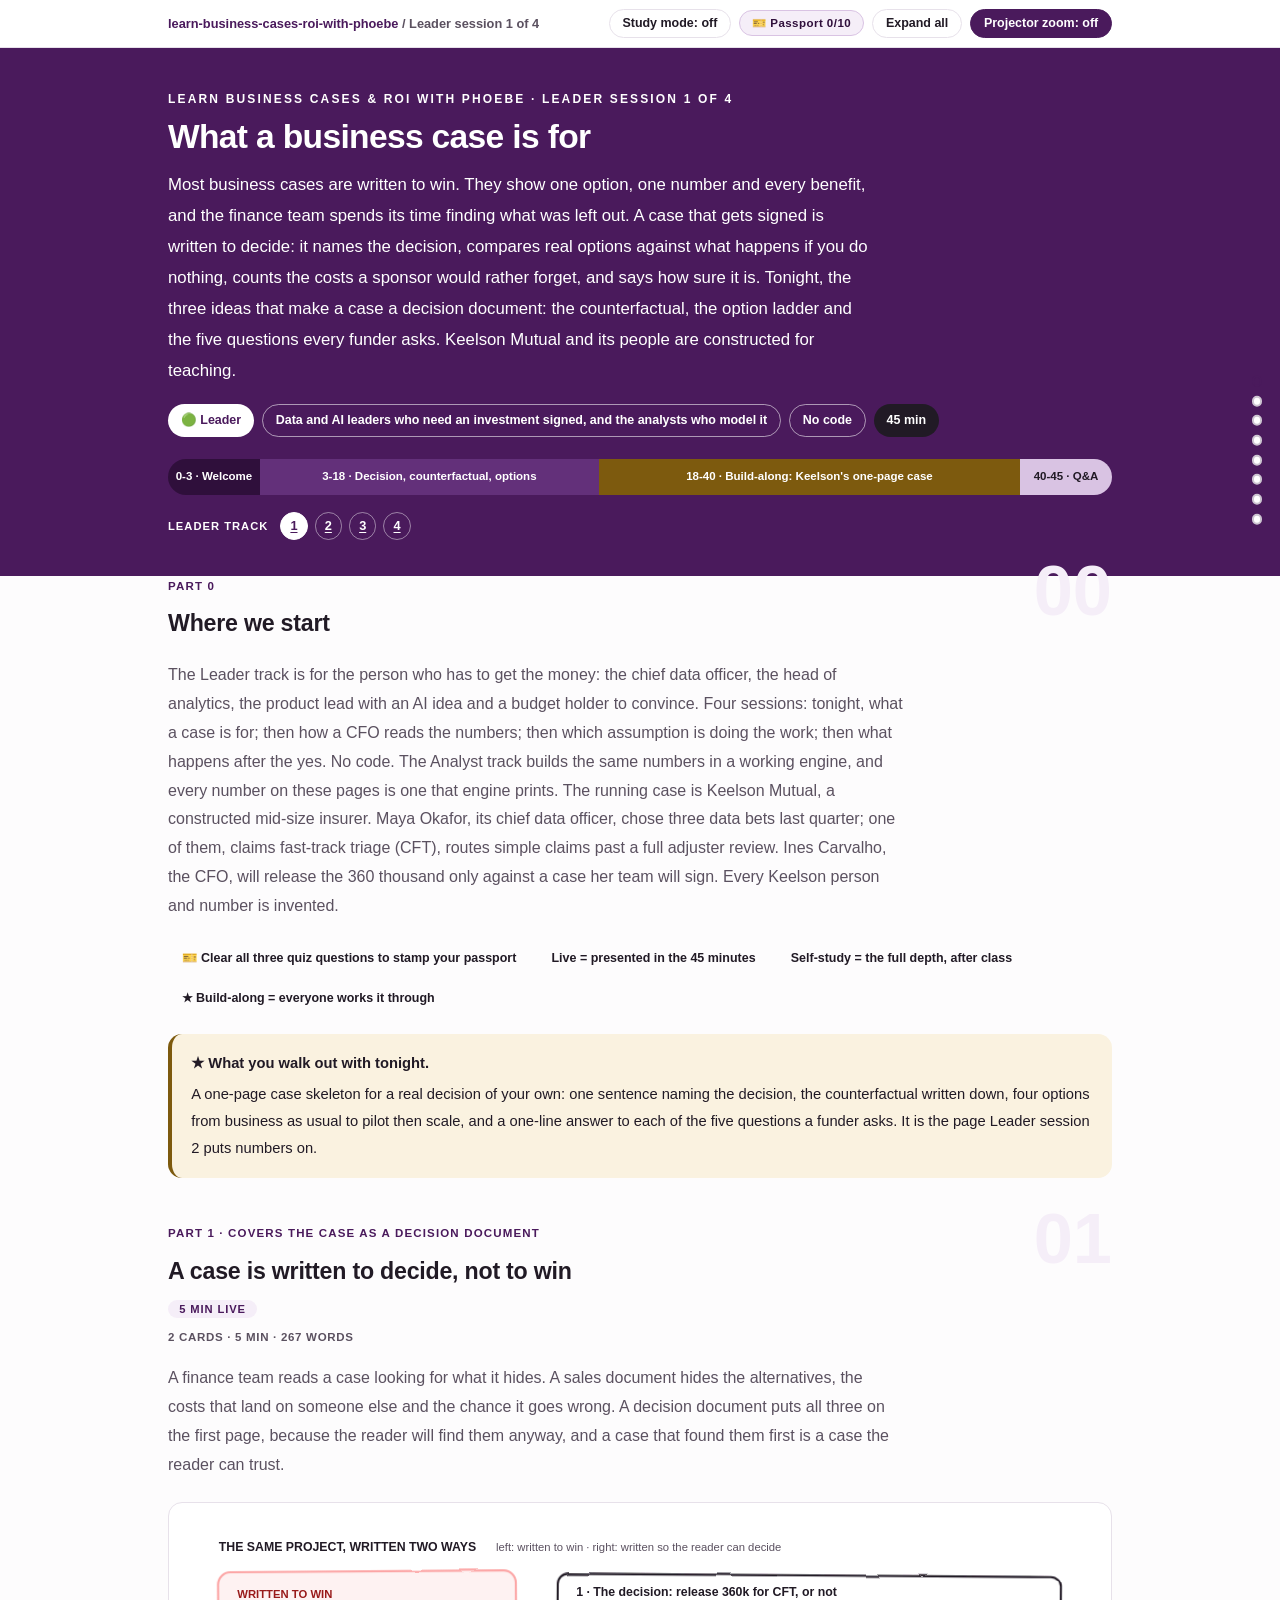
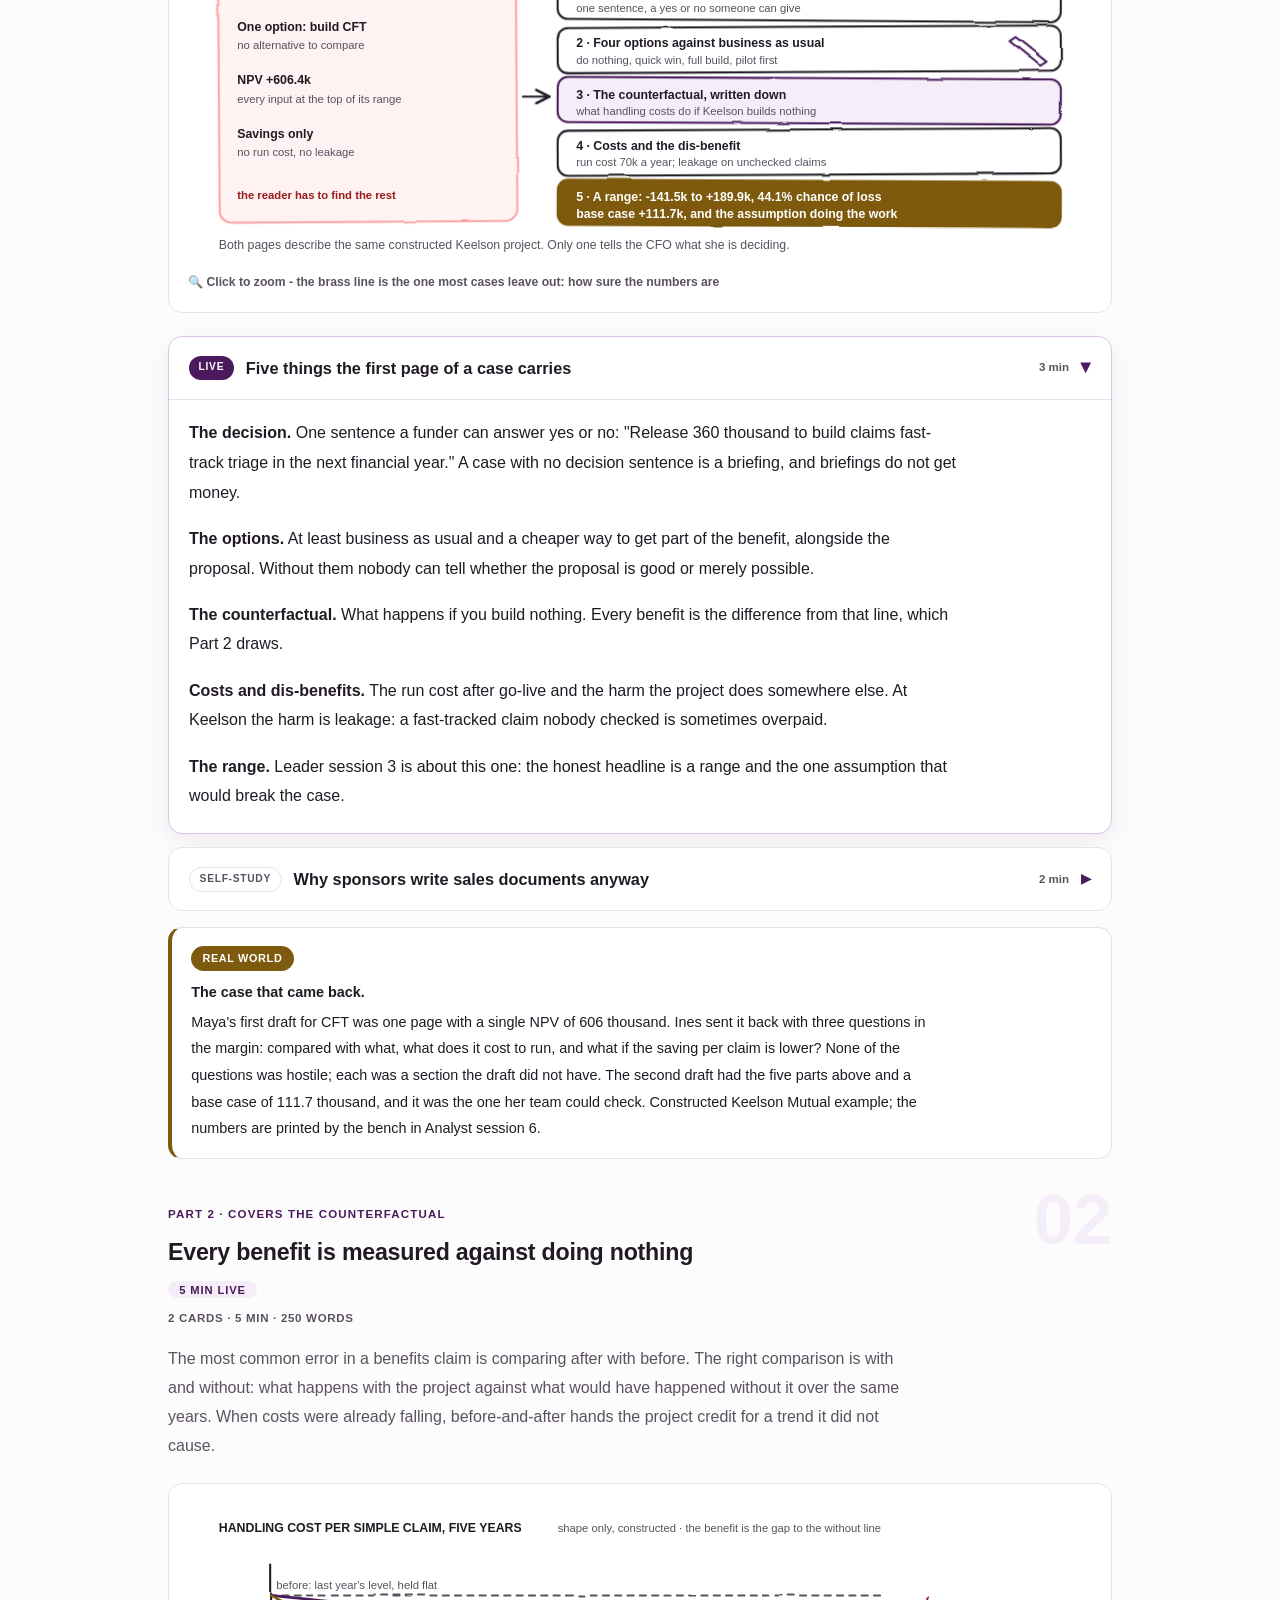
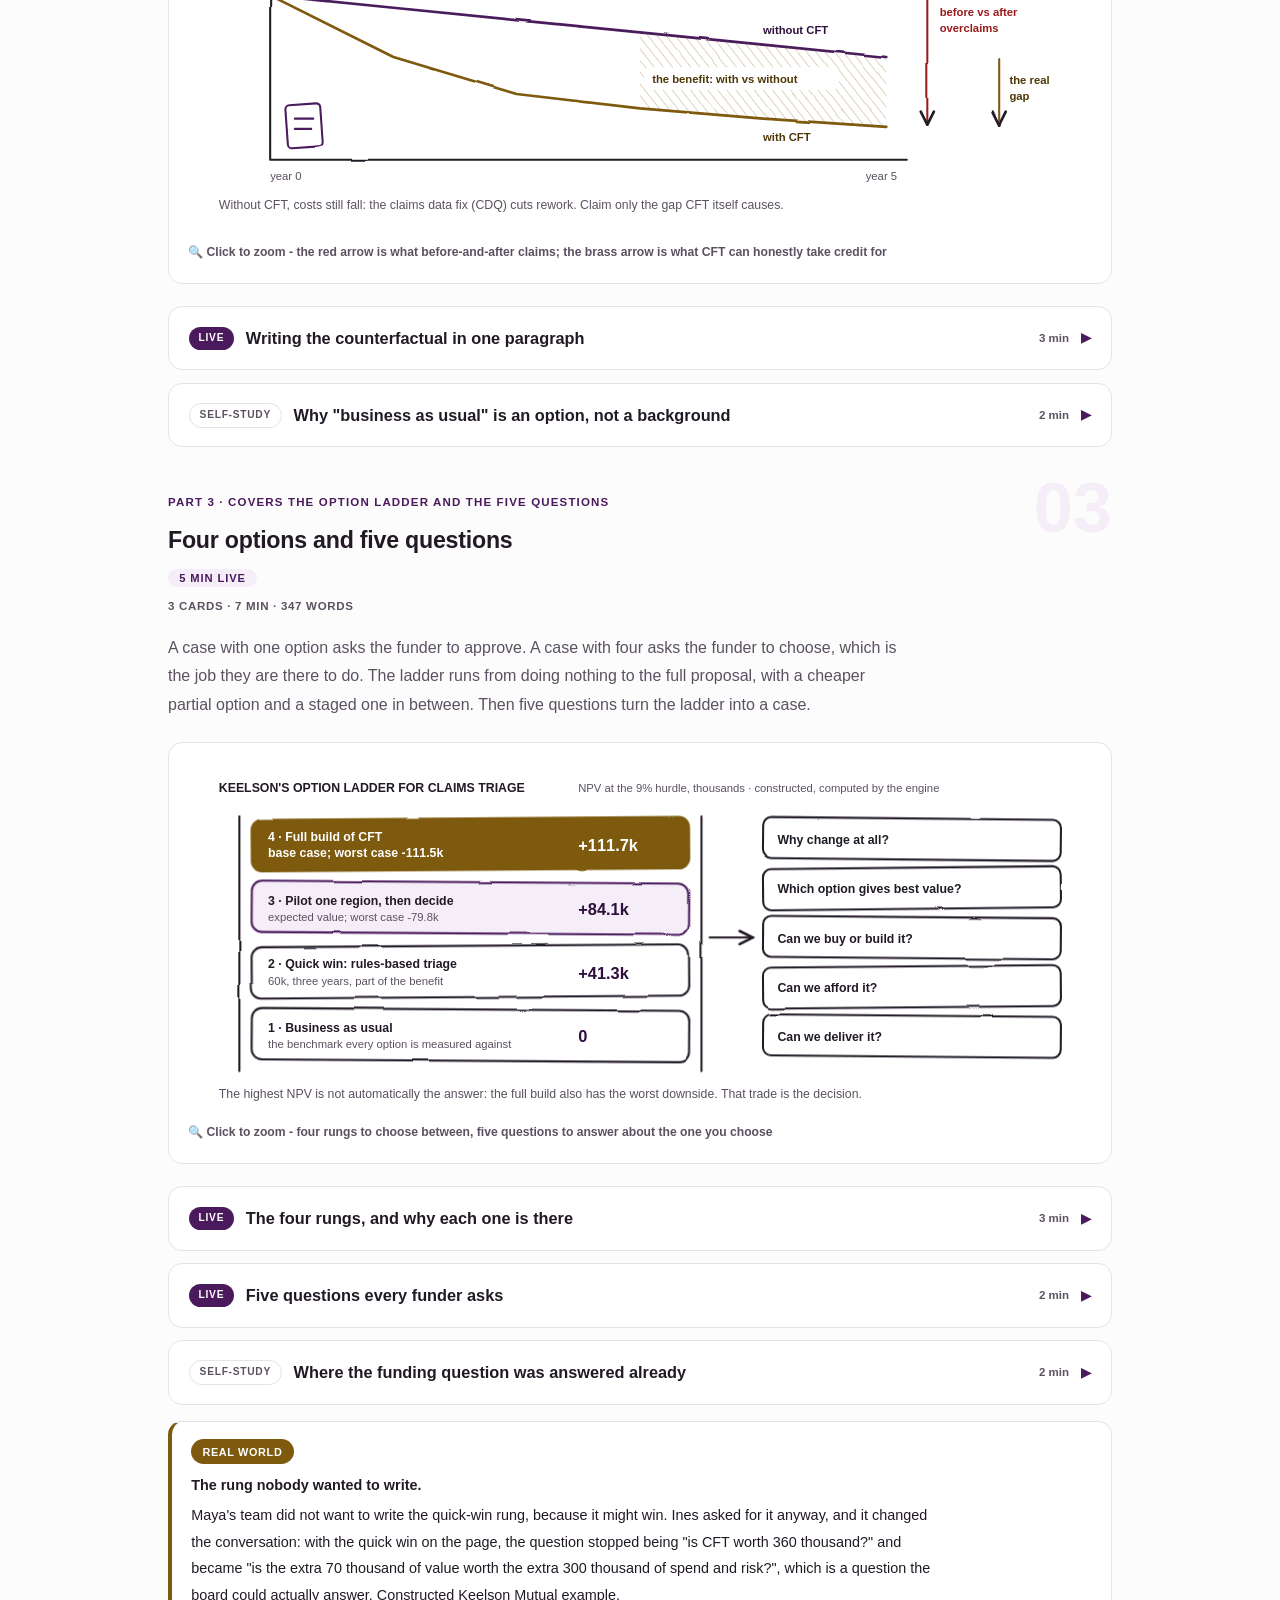
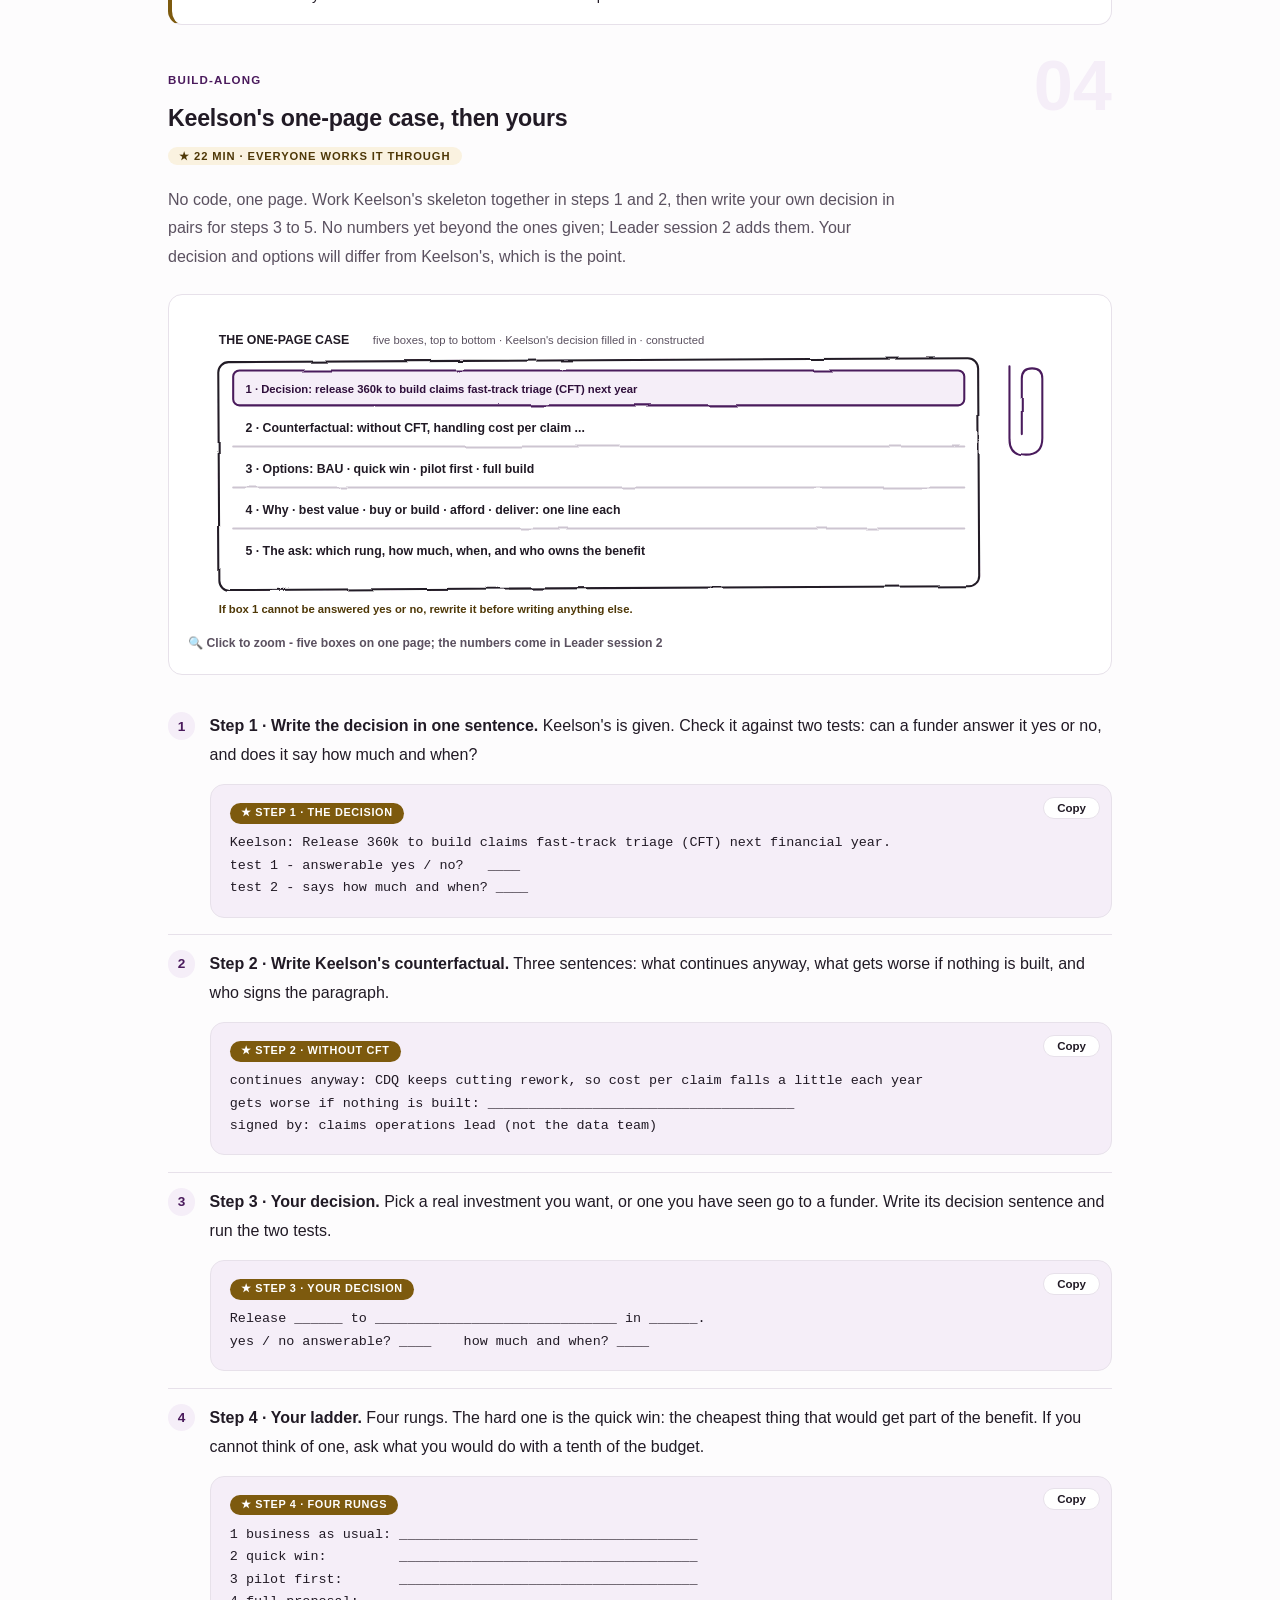
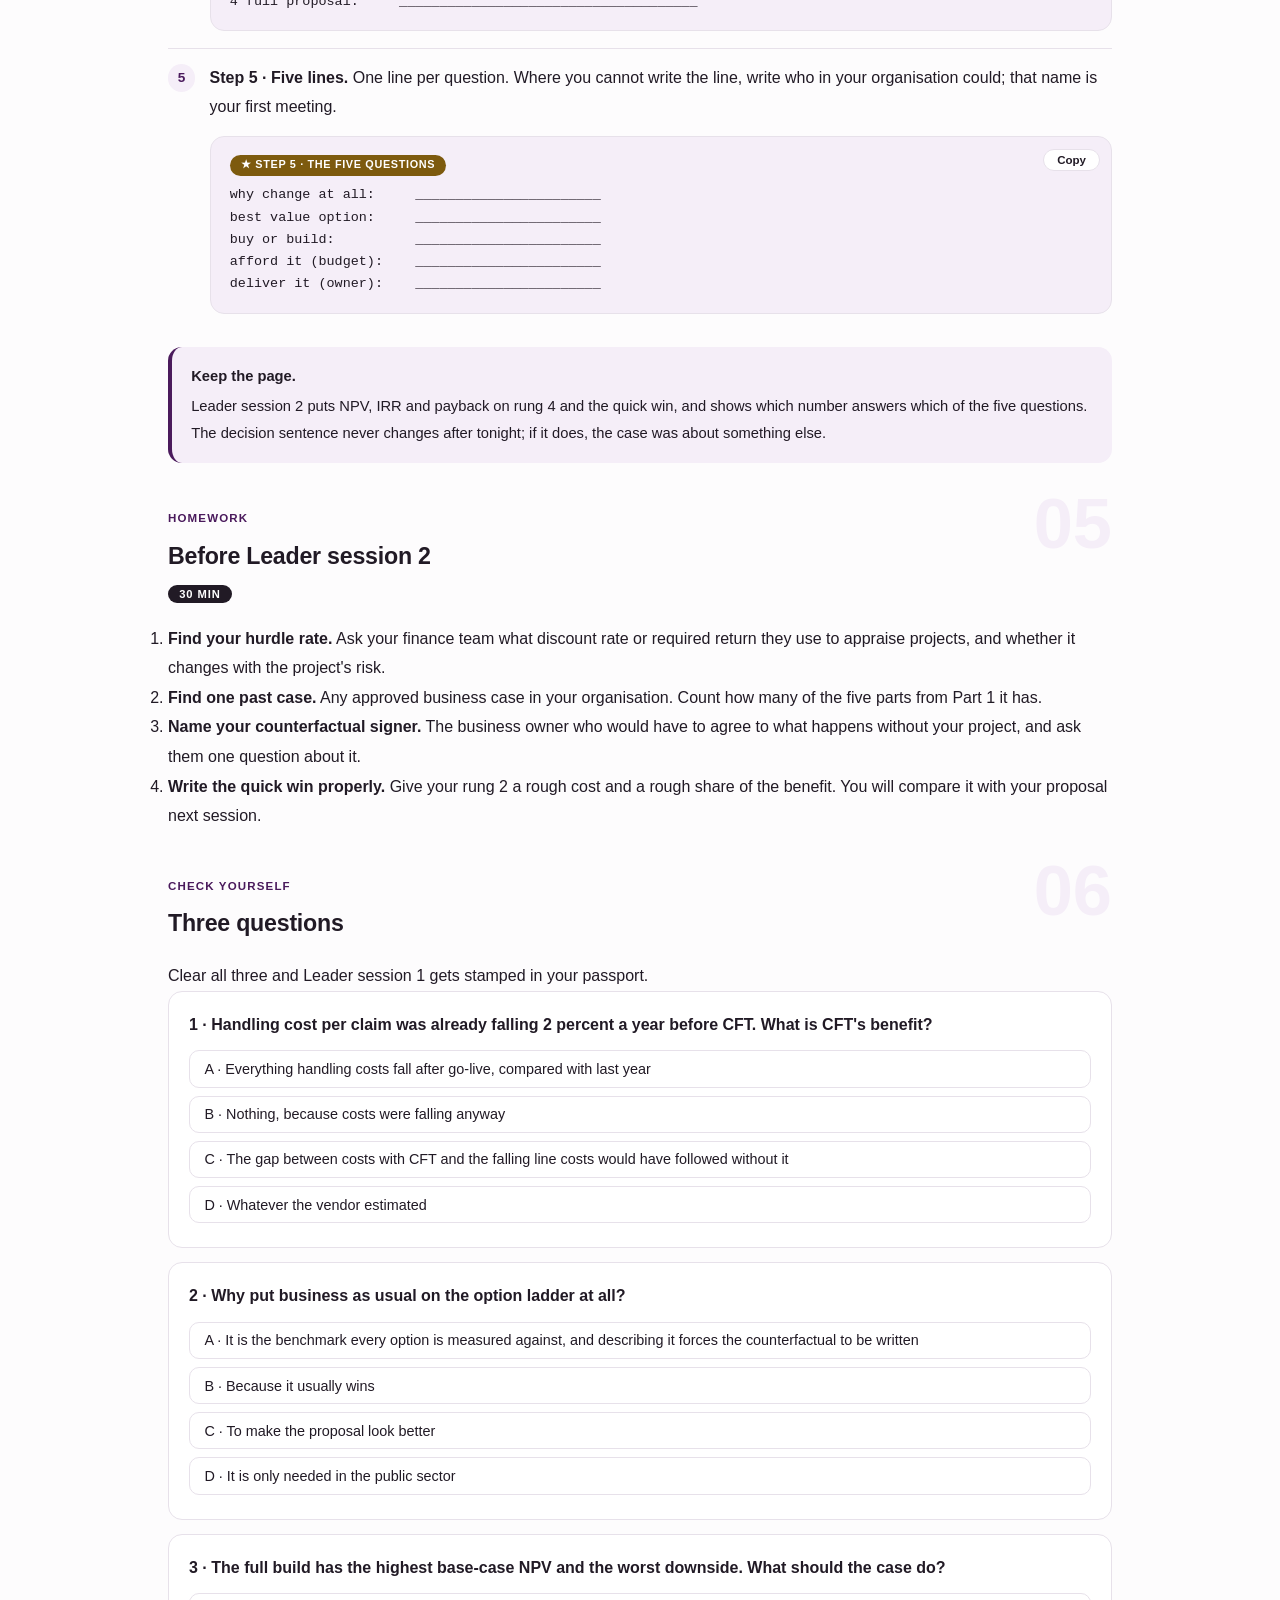
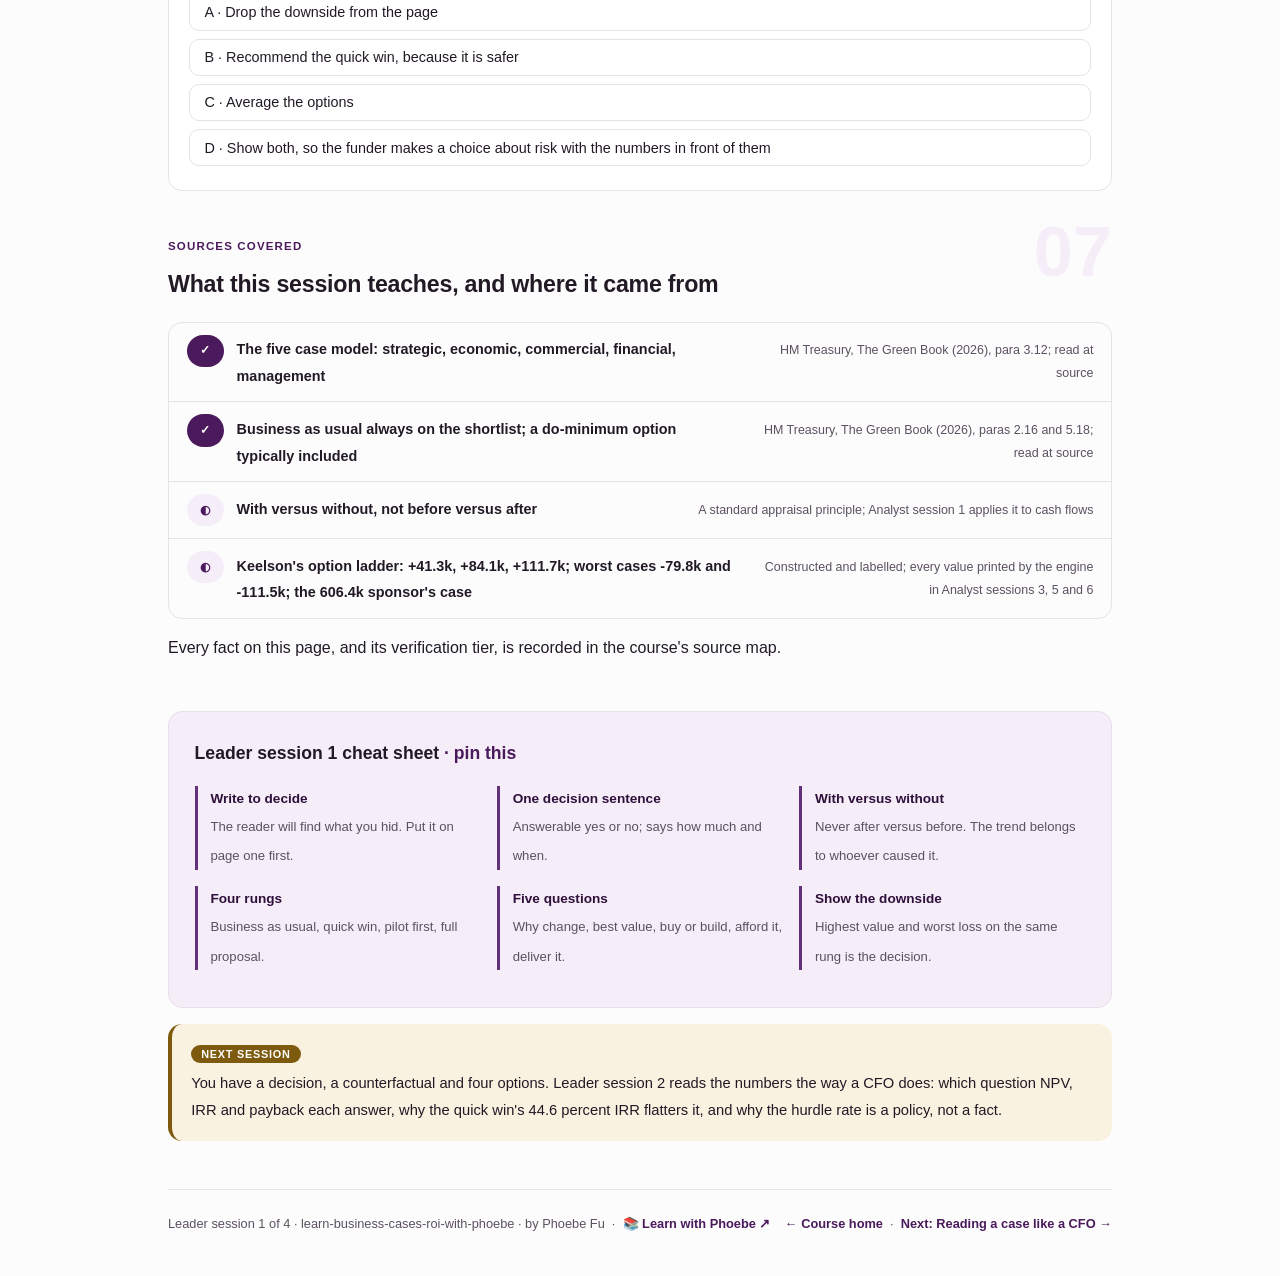
<file: courses/b1-what-a-case-is-for.html>
<!DOCTYPE html>
<html lang="en">
<head>
<meta charset="UTF-8">
<meta name="viewport" content="width=device-width, initial-scale=1.0">
<!-- social:start -->
<meta name="description" content="Leader session 1 of 4. What a business case is for: a decision document, not a sales document. The counterfactual that every benefit is measured against, the option ladder from business as usual to pilot then scale, and the five questions every funder asks. Keelson Mutual, a constructed insurer, needs its CFO to release the money for claims fast-track triage.">
<meta property="og:type" content="article">
<meta property="og:site_name" content="Learn with Phoebe">
<meta property="og:title" content="What a business case is for - learn business cases and ROI with phoebe">
<meta property="og:description" content="Leader session 1 of 4. A case is a decision document: the counterfactual, the option ladder and the five questions a funder asks.">
<meta property="og:url" content="https://phoebefu6.github.io/learn-business-cases-roi-with-phoebe/courses/b1-what-a-case-is-for.html">
<meta property="og:image" content="https://phoebefu6.github.io/learn-business-cases-roi-with-phoebe/assets/og-cover.png">
<meta property="og:image:width" content="1200">
<meta property="og:image:height" content="630">
<meta name="twitter:card" content="summary_large_image">
<meta name="twitter:title" content="What a business case is for - learn business cases and ROI with phoebe">
<meta name="twitter:description" content="Leader session 1 of 4. The counterfactual, the option ladder, the five questions.">
<meta name="twitter:image" content="https://phoebefu6.github.io/learn-business-cases-roi-with-phoebe/assets/og-cover.png">
<!-- social:end -->
<title>Leader session 1 · What a business case is for - learn business cases and ROI with phoebe</title>
<link rel="stylesheet" href="../assets/style.css?v=1">
</head>
<body>

<div class="toolbar">
  <div class="wrap">
    <span class="crumb"><a href="../index.html">learn-business-cases-roi-with-phoebe</a> / Leader session 1 of 4</span>
    <button class="btn" id="toggle-all" type="button">Expand all</button>
    <button class="btn primary" id="zoom-toggle" type="button">Projector zoom: off</button>
  </div>
</div>

<header class="masthead">
  <div class="wrap">
    <div class="eyebrow">Learn Business Cases &amp; ROI with Phoebe · Leader session 1 of 4</div>
    <h1>What a business case <span class="accent">is for</span></h1>
    <p class="sub">Most business cases are written to win. They show one option, one number and every benefit, and the finance team spends its time finding what was left out. A case that gets signed is written to decide: it names the decision, compares real options against what happens if you do nothing, counts the costs a sponsor would rather forget, and says how sure it is. Tonight, the three ideas that make a case a decision document: the counterfactual, the option ladder and the five questions every funder asks. Keelson Mutual and its people are constructed for teaching.</p>
    <div class="chip-row">
      <span class="chip level">🟢 Leader</span>
      <span class="chip audience">Data and AI leaders who need an investment signed, and the analysts who model it</span>
      <span class="chip audience">No code</span>
      <span class="chip time">45 min</span>
    </div>
    <div class="agenda">
      <span class="a1" style="flex:1">0-3 · Welcome</span>
      <span class="a2" style="flex:4">3-18 · Decision, counterfactual, options</span>
      <span class="a3" style="flex:5">18-40 · Build-along: Keelson's one-page case</span>
      <span class="a4" style="flex:1">40-45 · Q&amp;A</span>
    </div>
  </div>
</header>

<main class="wrap">

  <section class="section" id="intro">
    <div class="section-kicker">
      <span class="klabel">Part 0</span>
      <h2>Where we start</h2>
    </div>
    <p class="lede">The Leader track is for the person who has to get the money: the chief data officer, the head of analytics, the product lead with an AI idea and a budget holder to convince. Four sessions: tonight, what a case is for; then how a CFO reads the numbers; then which assumption is doing the work; then what happens after the yes. No code. The Analyst track builds the same numbers in a working engine, and every number on these pages is one that engine prints. The running case is Keelson Mutual, a constructed mid-size insurer. Maya Okafor, its chief data officer, chose three data bets last quarter; one of them, claims fast-track triage (CFT), routes simple claims past a full adjuster review. Ines Carvalho, the CFO, will release the 360 thousand only against a case her team will sign. Every Keelson person and number is invented.</p>

    <div class="legend">
      <span class="pill">🎫 Clear all three quiz questions to stamp your passport</span>
      <span class="pill">Live = presented in the 45 minutes</span>
      <span class="pill">Self-study = the full depth, after class</span>
      <span class="pill">★ Build-along = everyone works it through</span>
    </div>

    <div class="callout win">
      <p><strong>★ What you walk out with tonight.</strong> A one-page case skeleton for a real decision of your own: one sentence naming the decision, the counterfactual written down, four options from business as usual to pilot then scale, and a one-line answer to each of the five questions a funder asks. It is the page Leader session 2 puts numbers on.</p>
    </div>
  </section>

  <section class="section" id="part-1">
    <div class="section-kicker">
      <span class="klabel">Part 1 · covers the case as a decision document</span>
      <h2>A case is written to decide, not to win</h2>
      <span class="tag concept">5 min live</span>
    </div>
    <p class="lede">A finance team reads a case looking for what it hides. A sales document hides the alternatives, the costs that land on someone else and the chance it goes wrong. A decision document puts all three on the first page, because the reader will find them anyway, and a case that found them first is a case the reader can trust.</p>

    <figure class="zoomable">
      <svg viewBox="0 0 880 330" xmlns="http://www.w3.org/2000/svg" role="img" aria-label="Two hand-drawn pages side by side. Left, a sales document in a red panel: one option, one NPV of 606 thousand from the sponsor's numbers, benefits only, no counterfactual. Right, a decision document: the decision asked for, four options against business as usual, the counterfactual, costs and the leakage dis-benefit, and a range from minus 141 to plus 190 thousand with the chance of loss. The range line on the right is filled in brass.">
        <defs>
          <filter id="b1aSk" x="-3%" y="-3%" width="106%" height="106%"><feTurbulence type="fractalNoise" baseFrequency="0.02" numOctaves="2" seed="7" result="n"/><feDisplacementMap in="SourceGraphic" in2="n" scale="2.4" xChannelSelector="R" yChannelSelector="G"/></filter>
          <pattern id="b1aHc" patternUnits="userSpaceOnUse" width="7" height="7" patternTransform="rotate(-38)"><line x1="0" y1="0" x2="0" y2="7" stroke="#4A1A5C" stroke-width="1" opacity=".5"/></pattern>
          <marker id="b1aAr" viewBox="0 0 10 10" refX="9" refY="5" markerWidth="8" markerHeight="8" orient="auto"><path d="M1 1 L9 5 L1 9" fill="none" stroke="#211A25" stroke-width="1.6" stroke-linecap="round"/></marker>
        </defs>
        <style>
          .b1aH { font: 800 12px Inter, sans-serif; fill: #211A25; }
          .b1aL { font: 600 12px Inter, sans-serif; fill: #211A25; }
          .b1aS { font: 400 11px Inter, sans-serif; fill: #5B5160; }
          .b1aR { font: 700 11px Inter, sans-serif; fill: #991B1B; }
          .b1aW { font: 800 12px Inter, sans-serif; fill: #FFFFFF; }
          .b1aN { font: 400 12px Inter, sans-serif; fill: #5B5160; }
        </style>

        <text class="b1aH" x="30" y="28">THE SAME PROJECT, WRITTEN TWO WAYS</text>
        <text class="b1aS" x="300" y="28">left: written to win · right: written so the reader can decide</text>

        <g filter="url(#b1aSk)" fill="none" stroke="#211A25" stroke-width="2" stroke-linecap="round" stroke-linejoin="round">
          <rect x="30" y="48" width="290" height="244" rx="12" transform="rotate(-0.4 175 170)" fill="#FEF2F2" stroke="#FCA5A5"/>
          <rect x="360" y="52" width="490" height="44" rx="10" transform="rotate(0.4 605 74)" fill="#FFFFFF"/>
          <rect x="360" y="102" width="490" height="44" rx="10" transform="rotate(-0.3 605 124)" fill="#FFFFFF"/>
          <rect x="360" y="152" width="490" height="44" rx="10" transform="rotate(0.3 605 174)" fill="#F5EEF8" stroke="#4A1A5C"/>
          <rect x="360" y="202" width="490" height="44" rx="10" transform="rotate(-0.3 605 224)" fill="#FFFFFF"/>
          <rect x="360" y="252" width="490" height="44" rx="10" transform="rotate(0.3 605 274)" fill="#7D5A0E" stroke="#7D5A0E"/>
          <path d="M326 170 L352 170" marker-end="url(#b1aAr)"/>
          <!-- doodle: a pen on the decision page -->
          <path d="M806 112 L836 136 L830 140 L800 116 Z" stroke="#4A1A5C"/>
        </g>

        <text class="b1aR" x="48" y="74">WRITTEN TO WIN</text>
        <text class="b1aL" x="48" y="106">One option: build CFT</text>
        <text class="b1aS" x="48" y="124">no alternative to compare</text>
        <text class="b1aL" x="48" y="158">NPV +606.4k</text>
        <text class="b1aS" x="48" y="176">every input at the top of its range</text>
        <text class="b1aL" x="48" y="210">Savings only</text>
        <text class="b1aS" x="48" y="228">no run cost, no leakage</text>
        <text class="b1aR" x="48" y="270">the reader has to find the rest</text>

        <text class="b1aL" x="378" y="72">1 · The decision: release 360k for CFT, or not</text>
        <text class="b1aS" x="378" y="88">one sentence, a yes or no someone can give</text>
        <text class="b1aL" x="378" y="122">2 · Four options against business as usual</text>
        <text class="b1aS" x="378" y="138">do nothing, quick win, full build, pilot first</text>
        <text class="b1aL" x="378" y="172">3 · The counterfactual, written down</text>
        <text class="b1aS" x="378" y="188">what handling costs do if Keelson builds nothing</text>
        <text class="b1aL" x="378" y="222">4 · Costs and the dis-benefit</text>
        <text class="b1aS" x="378" y="238">run cost 70k a year; leakage on unchecked claims</text>
        <text class="b1aW" x="378" y="272">5 · A range: -141.5k to +189.9k, 44.1% chance of loss</text>
        <text class="b1aW" x="378" y="288">base case +111.7k, and the assumption doing the work</text>

        <text class="b1aN" x="30" y="318">Both pages describe the same constructed Keelson project. Only one tells the CFO what she is deciding.</text>
      </svg>
      <figcaption>🔍 Click to zoom - the brass line is the one most cases leave out: how sure the numbers are</figcaption>
    </figure>

    <details class="card" open>
      <summary><span class="mode live">Live</span>Five things the first page of a case carries<span class="mini">3 min</span><span class="caret">▶</span></summary>
      <div class="body">
        <p><strong>The decision.</strong> One sentence a funder can answer yes or no: "Release 360 thousand to build claims fast-track triage in the next financial year." A case with no decision sentence is a briefing, and briefings do not get money.</p>
        <p><strong>The options.</strong> At least business as usual and a cheaper way to get part of the benefit, alongside the proposal. Without them nobody can tell whether the proposal is good or merely possible.</p>
        <p><strong>The counterfactual.</strong> What happens if you build nothing. Every benefit is the difference from that line, which Part 2 draws.</p>
        <p><strong>Costs and dis-benefits.</strong> The run cost after go-live and the harm the project does somewhere else. At Keelson the harm is leakage: a fast-tracked claim nobody checked is sometimes overpaid.</p>
        <p><strong>The range.</strong> Leader session 3 is about this one: the honest headline is a range and the one assumption that would break the case.</p>
      </div>
    </details>

    <details class="card">
      <summary><span class="mode self">Self-study</span>Why sponsors write sales documents anyway<span class="mini">2 min</span><span class="caret">▶</span></summary>
      <div class="body">
        <p>A sponsor is rewarded for getting approval, not for the accuracy of the forecast, and the forecast is usually checked long after the sponsor has moved on. The incentive pushes every assumption to the optimistic end of its range, one small step at a time, with no single step that looks dishonest. The left page in the figure is not a lie: each of its inputs is inside the range Keelson's own teams gave. It just took the top of every range at once. The defence is structural, not moral: ask for the options, the counterfactual and the range as standard sections, so leaving them out is visible. Leader session 3 covers the evidence on how far optimism moves project estimates.</p>
      </div>
    </details>

    <div class="callout example">
      <span class="ex-pill">Real world</span>
      <p><strong>The case that came back.</strong> Maya's first draft for CFT was one page with a single NPV of 606 thousand. Ines sent it back with three questions in the margin: compared with what, what does it cost to run, and what if the saving per claim is lower? None of the questions was hostile; each was a section the draft did not have. The second draft had the five parts above and a base case of 111.7 thousand, and it was the one her team could check. Constructed Keelson Mutual example; the numbers are printed by the bench in Analyst session 6.</p>
    </div>
  </section>

  <section class="section" id="part-2">
    <div class="section-kicker">
      <span class="klabel">Part 2 · covers the counterfactual</span>
      <h2>Every benefit is measured against doing nothing</h2>
      <span class="tag concept">5 min live</span>
    </div>
    <p class="lede">The most common error in a benefits claim is comparing after with before. The right comparison is with and without: what happens with the project against what would have happened without it over the same years. When costs were already falling, before-and-after hands the project credit for a trend it did not cause.</p>

    <figure class="zoomable">
      <svg viewBox="0 0 880 320" xmlns="http://www.w3.org/2000/svg" role="img" aria-label="A hand-drawn chart of handling cost per simple claim over five years. A flat dashed line marks last year's level, the before line. A gently falling line shows what costs do without CFT because the claims data fix is already cutting rework. A lower line shows costs with CFT. The gap between the without line and the with line is shaded brass and labelled the benefit. The bigger gap between the before line and the with line is marked in red as what before-and-after would claim.">
        <defs>
          <filter id="b1bSk" x="-3%" y="-3%" width="106%" height="106%"><feTurbulence type="fractalNoise" baseFrequency="0.02" numOctaves="2" seed="13" result="n"/><feDisplacementMap in="SourceGraphic" in2="n" scale="2.4" xChannelSelector="R" yChannelSelector="G"/></filter>
          <pattern id="b1bHc" patternUnits="userSpaceOnUse" width="7" height="7" patternTransform="rotate(-38)"><line x1="0" y1="0" x2="0" y2="7" stroke="#7D5A0E" stroke-width="1" opacity=".5"/></pattern>
          <marker id="b1bAr" viewBox="0 0 10 10" refX="9" refY="5" markerWidth="8" markerHeight="8" orient="auto"><path d="M1 1 L9 5 L1 9" fill="none" stroke="#211A25" stroke-width="1.6" stroke-linecap="round"/></marker>
        </defs>
        <style>
          .b1bH { font: 800 12px Inter, sans-serif; fill: #211A25; }
          .b1bL { font: 600 12px Inter, sans-serif; fill: #211A25; }
          .b1bS { font: 400 11px Inter, sans-serif; fill: #5B5160; }
          .b1bB { font: 800 11px Inter, sans-serif; fill: #4F3807; }
          .b1bR { font: 700 11px Inter, sans-serif; fill: #991B1B; }
          .b1bA { font: 700 11px Inter, sans-serif; fill: #2F0F3B; }
          .b1bN { font: 400 12px Inter, sans-serif; fill: #5B5160; }
        </style>

        <text class="b1bH" x="30" y="28">HANDLING COST PER SIMPLE CLAIM, FIVE YEARS</text>
        <text class="b1bS" x="360" y="28">shape only, constructed · the benefit is the gap to the without line</text>

        <g filter="url(#b1bSk)" fill="none" stroke="#211A25" stroke-width="2" stroke-linecap="round" stroke-linejoin="round">
          <path d="M80 60 L80 250 L700 250"/>
          <path d="M80 90 L680 90" stroke="#5B5160" stroke-dasharray="6 6"/>
          <path d="M80 90 L200 102 L320 114 L440 126 L560 138 L680 150" stroke="#4A1A5C" stroke-width="2.6"/>
          <path d="M80 90 L200 150 L320 186 L440 200 L560 210 L680 218" stroke="#7D5A0E" stroke-width="2.6"/>
          <path d="M440 126 L560 138 L680 150 L680 218 L560 210 L440 200 Z" fill="url(#b1bHc)" stroke="none"/>
          <path d="M720 92 L720 216" stroke="#991B1B" marker-end="url(#b1bAr)"/>
          <path d="M790 152 L790 216" stroke="#7D5A0E" marker-end="url(#b1bAr)"/>
          <!-- doodle: a claim form -->
          <rect x="96" y="196" width="34" height="42" rx="4" transform="rotate(-4 113 217)" stroke="#4A1A5C"/>
          <path d="M104 210 L122 210 M104 220 L120 220" stroke="#4A1A5C"/>
        </g>

        <rect x="444" y="160" width="190" height="22" rx="6" fill="#FFFFFF"/>
        <text class="b1bB" x="452" y="175">the benefit: with vs without</text>

        <text class="b1bS" x="86" y="84">before: last year's level, held flat</text>
        <text class="b1bA" x="560" y="128">without CFT</text>
        <text class="b1bB" x="560" y="232">with CFT</text>
        <text class="b1bR" x="732" y="110">before vs after</text>
        <text class="b1bR" x="732" y="126">overclaims</text>
        <text class="b1bB" x="800" y="176">the real</text>
        <text class="b1bB" x="800" y="192">gap</text>
        <text class="b1bS" x="80" y="270">year 0</text>
        <text class="b1bS" x="660" y="270">year 5</text>

        <text class="b1bN" x="30" y="298">Without CFT, costs still fall: the claims data fix (CDQ) cuts rework. Claim only the gap CFT itself causes.</text>
      </svg>
      <figcaption>🔍 Click to zoom - the red arrow is what before-and-after claims; the brass arrow is what CFT can honestly take credit for</figcaption>
    </figure>

    <details class="card">
      <summary><span class="mode live">Live</span>Writing the counterfactual in one paragraph<span class="mini">3 min</span><span class="caret">▶</span></summary>
      <div class="body">
        <p><strong>Say what continues anyway.</strong> At Keelson, the claims data quality fix (CDQ) is already funded and already cutting rework. Handling cost per claim would fall without CFT. That trend belongs to CDQ, so CFT's benefit starts from the falling line, not the flat one.</p>
        <p><strong>Say what would get worse.</strong> Doing nothing is rarely free. If claim volumes grow and headcount does not, waiting times rise. A counterfactual that holds everything flat hides that cost of doing nothing, which is often the strongest argument a case has.</p>
        <p><strong>Say who agrees with it.</strong> The counterfactual belongs to the business, not to the data team. Ask the claims operations lead to sign the paragraph before any number goes on top of it; Leader session 4 makes the same person the owner of the benefit.</p>
      </div>
    </details>

    <details class="card">
      <summary><span class="mode self">Self-study</span>Why "business as usual" is an option, not a background<span class="mini">2 min</span><span class="caret">▶</span></summary>
      <div class="body">
        <p>Public-sector appraisal guidance in the UK, HM Treasury's Green Book (2026 edition), requires business as usual to be carried onto every shortlist, whether or not it meets the objectives, and says plainly that business as usual does not mean doing nothing. It adds that a shortlist should typically include a do-minimum option too, which exposes gold plating, so each proposal is judged by what it adds. Private companies rarely require that formally, and it is worth copying: putting "do nothing" in the table forces somebody to describe it, and describing it is where the counterfactual gets written. The Analyst track turns the same idea into arithmetic: Analyst session 1 counts only the cash that changes between with and without.</p>
      </div>
    </details>
  </section>

  <section class="section" id="part-3">
    <div class="section-kicker">
      <span class="klabel">Part 3 · covers the option ladder and the five questions</span>
      <h2>Four options and five questions</h2>
      <span class="tag concept">5 min live</span>
    </div>
    <p class="lede">A case with one option asks the funder to approve. A case with four asks the funder to choose, which is the job they are there to do. The ladder runs from doing nothing to the full proposal, with a cheaper partial option and a staged one in between. Then five questions turn the ladder into a case.</p>

    <figure class="zoomable">
      <svg viewBox="0 0 880 340" xmlns="http://www.w3.org/2000/svg" role="img" aria-label="A hand-drawn ladder with four rungs for Keelson. Rung 1, business as usual: NPV zero by definition, the benchmark. Rung 2, a rules-based quick win: costs 60 thousand, NPV plus 41.3 thousand at 9 percent. Rung 3, pilot one region first: expected NPV plus 84.1 thousand, worst case minus 79.8 thousand. Rung 4, full build of CFT: NPV plus 111.7 thousand in the base case, worst case minus 111.5 thousand. Rung 4 is filled in brass. To the right, five tags list the five questions: why change, which option is best value, can it be bought or built, can we afford it, can we deliver it.">
        <defs>
          <filter id="b1cSk" x="-3%" y="-3%" width="106%" height="106%"><feTurbulence type="fractalNoise" baseFrequency="0.02" numOctaves="2" seed="19" result="n"/><feDisplacementMap in="SourceGraphic" in2="n" scale="2.4" xChannelSelector="R" yChannelSelector="G"/></filter>
          <pattern id="b1cHc" patternUnits="userSpaceOnUse" width="7" height="7" patternTransform="rotate(-38)"><line x1="0" y1="0" x2="0" y2="7" stroke="#4A1A5C" stroke-width="1" opacity=".5"/></pattern>
          <marker id="b1cAr" viewBox="0 0 10 10" refX="9" refY="5" markerWidth="8" markerHeight="8" orient="auto"><path d="M1 1 L9 5 L1 9" fill="none" stroke="#211A25" stroke-width="1.6" stroke-linecap="round"/></marker>
        </defs>
        <style>
          .b1cH { font: 800 12px Inter, sans-serif; fill: #211A25; }
          .b1cL { font: 600 12px Inter, sans-serif; fill: #211A25; }
          .b1cS { font: 400 11px Inter, sans-serif; fill: #5B5160; }
          .b1cV { font: 800 16px Inter, sans-serif; fill: #2F0F3B; }
          .b1cW { font: 800 12px Inter, sans-serif; fill: #FFFFFF; }
          .b1cX { font: 800 16px Inter, sans-serif; fill: #FFFFFF; }
          .b1cN { font: 400 12px Inter, sans-serif; fill: #5B5160; }
        </style>

        <text class="b1cH" x="30" y="28">KEELSON'S OPTION LADDER FOR CLAIMS TRIAGE</text>
        <text class="b1cS" x="380" y="28">NPV at the 9% hurdle, thousands · constructed, computed by the engine</text>

        <g filter="url(#b1cSk)" fill="none" stroke="#211A25" stroke-width="2" stroke-linecap="round" stroke-linejoin="round">
          <path d="M50 300 L50 52 M500 300 L500 52"/>
          <rect x="62" y="240" width="426" height="50" rx="10" transform="rotate(0.4 275 265)" fill="#FFFFFF"/>
          <rect x="62" y="178" width="426" height="50" rx="10" transform="rotate(-0.4 275 203)" fill="#FFFFFF"/>
          <rect x="62" y="116" width="426" height="50" rx="10" transform="rotate(0.4 275 141)" fill="#F5EEF8" stroke="#4A1A5C"/>
          <rect x="62" y="54" width="426" height="50" rx="10" transform="rotate(-0.4 275 79)" fill="#7D5A0E" stroke="#7D5A0E"/>
          <rect x="560" y="54" width="290" height="40" rx="8" transform="rotate(0.6 705 74)" fill="#FFFFFF"/>
          <rect x="560" y="102" width="290" height="40" rx="8" transform="rotate(-0.6 705 122)" fill="#FFFFFF"/>
          <rect x="560" y="150" width="290" height="40" rx="8" transform="rotate(0.5 705 170)" fill="#FFFFFF"/>
          <rect x="560" y="198" width="290" height="40" rx="8" transform="rotate(-0.5 705 218)" fill="#FFFFFF"/>
          <rect x="560" y="246" width="290" height="40" rx="8" transform="rotate(0.5 705 266)" fill="#FFFFFF"/>
          <path d="M508 170 L550 170" marker-end="url(#b1cAr)"/>
        </g>

        <text class="b1cL" x="78" y="262">1 · Business as usual</text>
        <text class="b1cS" x="78" y="278">the benchmark every option is measured against</text>
        <text class="b1cV" x="380" y="272">0</text>
        <text class="b1cL" x="78" y="200">2 · Quick win: rules-based triage</text>
        <text class="b1cS" x="78" y="216">60k, three years, part of the benefit</text>
        <text class="b1cV" x="380" y="210">+41.3k</text>
        <text class="b1cL" x="78" y="138">3 · Pilot one region, then decide</text>
        <text class="b1cS" x="78" y="154">expected value; worst case -79.8k</text>
        <text class="b1cV" x="380" y="148">+84.1k</text>
        <text class="b1cW" x="78" y="76">4 · Full build of CFT</text>
        <text class="b1cW" x="78" y="92">base case; worst case -111.5k</text>
        <text class="b1cX" x="380" y="86">+111.7k</text>

        <text class="b1cL" x="574" y="79">Why change at all?</text>
        <text class="b1cL" x="574" y="127">Which option gives best value?</text>
        <text class="b1cL" x="574" y="175">Can we buy or build it?</text>
        <text class="b1cL" x="574" y="223">Can we afford it?</text>
        <text class="b1cL" x="574" y="271">Can we deliver it?</text>

        <text class="b1cN" x="30" y="326">The highest NPV is not automatically the answer: the full build also has the worst downside. That trade is the decision.</text>
      </svg>
      <figcaption>🔍 Click to zoom - four rungs to choose between, five questions to answer about the one you choose</figcaption>
    </figure>

    <details class="card">
      <summary><span class="mode live">Live</span>The four rungs, and why each one is there<span class="mini">3 min</span><span class="caret">▶</span></summary>
      <div class="body">
        <p><strong>Business as usual</strong> is the benchmark, with an NPV of zero by definition because every other option is measured as the difference from it.</p>
        <p><strong>The quick win</strong> answers "could we get most of this for less?". At Keelson, simple rules route the most obvious claims for 60 thousand. It returns less (an NPV of 41.3 thousand against 111.7), but it pays back in 1.5 years instead of 3.3. Leader session 2 shows why its internal rate of return, 44.6 percent, makes it look better than it is.</p>
        <p><strong>Pilot then scale</strong> buys information before the big spend. It gives up some value if the project works and limits the loss if it does not. Leader session 4 and Analyst session 5 put a price on that trade.</p>
        <p><strong>The full build</strong> is the proposal. It has the highest base case and the worst downside, and a funder who sees both can make a choice about risk instead of a guess about honesty.</p>
      </div>
    </details>

    <details class="card">
      <summary><span class="mode live">Live</span>Five questions every funder asks<span class="mini">2 min</span><span class="caret">▶</span></summary>
      <div class="body">
        <p>HM Treasury's Green Book (2026) organises public-sector business cases around five cases, developed together rather than as five separate documents: strategic, economic, commercial, financial and management. Stripped of the public-sector language they are five questions any CFO asks. <strong>Why change at all</strong> (the strategic case: what problem, against which goal)? <strong>Which option is best value</strong> (the economic case: the ladder and its numbers)? <strong>Can we buy or build it</strong> (the commercial case: vendor, contract, team)? <strong>Can we afford it</strong> (the financial case: which budget, which year, what it does to cash)? <strong>Can we deliver it</strong> (the management case: who runs it, how we will know it worked)? A one-line answer to each fits on the first page.</p>
      </div>
    </details>

    <details class="card">
      <summary><span class="mode self">Self-study</span>Where the funding question was answered already<span class="mini">2 min</span><span class="caret">▶</span></summary>
      <div class="body">
        <p>Which budget pays (central, chargeback, or co-funded with the business) is a funding-model decision, and Keelson made it in <a href="https://phoebefu6.github.io/learn-data-strategy-with-phoebe/courses/05-funding-and-value-tracking.html">Data Strategy, session 5 ↗</a>, together with the early signals that show a bet is alive. This track takes one bet from that portfolio and builds the case for it. If you are choosing between many bets rather than making the case for one, the weighing belongs to <a href="https://phoebefu6.github.io/learn-decision-intelligence-with-phoebe/">Decision Intelligence ↗</a>.</p>
      </div>
    </details>

    <div class="callout example">
      <span class="ex-pill">Real world</span>
      <p><strong>The rung nobody wanted to write.</strong> Maya's team did not want to write the quick-win rung, because it might win. Ines asked for it anyway, and it changed the conversation: with the quick win on the page, the question stopped being "is CFT worth 360 thousand?" and became "is the extra 70 thousand of value worth the extra 300 thousand of spend and risk?", which is a question the board could actually answer. Constructed Keelson Mutual example.</p>
    </div>
  </section>

  <section class="section" id="demo-1">
    <div class="section-kicker">
      <span class="klabel">Build-along</span>
      <h2>Keelson's one-page case, then yours</h2>
      <span class="tag demo">★ 22 min · everyone works it through</span>
    </div>
    <p class="lede">No code, one page. Work Keelson's skeleton together in steps 1 and 2, then write your own decision in pairs for steps 3 to 5. No numbers yet beyond the ones given; Leader session 2 adds them. Your decision and options will differ from Keelson's, which is the point.</p>

    <figure class="zoomable">
      <svg viewBox="0 0 880 300" xmlns="http://www.w3.org/2000/svg" role="img" aria-label="A hand-drawn one-page case form with five boxes stacked: the decision sentence, the counterfactual paragraph, the four options, the five questions with one line each, and the ask. The decision box is filled in for Keelson: release 360 thousand for claims fast-track triage next year. The other boxes have blank lines. A paperclip sits on the top right corner.">
        <defs>
          <filter id="b1dSk" x="-3%" y="-3%" width="106%" height="106%"><feTurbulence type="fractalNoise" baseFrequency="0.02" numOctaves="2" seed="29" result="n"/><feDisplacementMap in="SourceGraphic" in2="n" scale="2.4" xChannelSelector="R" yChannelSelector="G"/></filter>
          <pattern id="b1dHc" patternUnits="userSpaceOnUse" width="7" height="7" patternTransform="rotate(-38)"><line x1="0" y1="0" x2="0" y2="7" stroke="#4A1A5C" stroke-width="1" opacity=".5"/></pattern>
          <marker id="b1dAr" viewBox="0 0 10 10" refX="9" refY="5" markerWidth="8" markerHeight="8" orient="auto"><path d="M1 1 L9 5 L1 9" fill="none" stroke="#211A25" stroke-width="1.6" stroke-linecap="round"/></marker>
        </defs>
        <style>
          .b1dH { font: 800 12px Inter, sans-serif; fill: #211A25; }
          .b1dL { font: 600 12px Inter, sans-serif; fill: #211A25; }
          .b1dS { font: 400 11px Inter, sans-serif; fill: #5B5160; }
          .b1dB { font: 800 11px Inter, sans-serif; fill: #4F3807; }
          .b1dA { font: 700 11px Inter, sans-serif; fill: #2F0F3B; }
        </style>

        <text class="b1dH" x="30" y="28">THE ONE-PAGE CASE</text>
        <text class="b1dS" x="180" y="28">five boxes, top to bottom · Keelson's decision filled in · constructed</text>

        <g filter="url(#b1dSk)" fill="none" stroke="#211A25" stroke-width="2" stroke-linecap="round" stroke-linejoin="round">
          <rect x="30" y="44" width="740" height="222" rx="10" transform="rotate(-0.3 400 155)" fill="#FFFFFF"/>
          <rect x="44" y="54" width="712" height="34" rx="6" fill="#F5EEF8" stroke="#4A1A5C"/>
          <path d="M44 128 L756 128 M44 168 L756 168 M44 208 L756 208" stroke="#CDC5D1"/>
          <!-- doodle: a paperclip -->
          <path d="M800 50 L800 120 Q800 136 816 136 Q832 136 832 120 L832 62 Q832 52 822 52 Q812 52 812 62 L812 116" stroke="#4A1A5C"/>
        </g>

        <text class="b1dA" x="56" y="76">1 · Decision: release 360k to build claims fast-track triage (CFT) next year</text>
        <text class="b1dL" x="56" y="114">2 · Counterfactual: without CFT, handling cost per claim ...</text>
        <text class="b1dL" x="56" y="154">3 · Options: BAU · quick win · pilot first · full build</text>
        <text class="b1dL" x="56" y="194">4 · Why · best value · buy or build · afford · deliver: one line each</text>
        <text class="b1dL" x="56" y="234">5 · The ask: which rung, how much, when, and who owns the benefit</text>
        <text class="b1dB" x="30" y="290">If box 1 cannot be answered yes or no, rewrite it before writing anything else.</text>
      </svg>
      <figcaption>🔍 Click to zoom - five boxes on one page; the numbers come in Leader session 2</figcaption>
    </figure>

    <div class="steps">
      <div class="step">
        <p><strong>Step 1 · Write the decision in one sentence.</strong> Keelson's is given. Check it against two tests: can a funder answer it yes or no, and does it say how much and when?</p>
        <div class="prompt-box good"><span class="label">★ Step 1 · the decision</span>Keelson: Release 360k to build claims fast-track triage (CFT) next financial year.
test 1 - answerable yes / no?   ____
test 2 - says how much and when? ____</div>
      </div>
      <div class="step">
        <p><strong>Step 2 · Write Keelson's counterfactual.</strong> Three sentences: what continues anyway, what gets worse if nothing is built, and who signs the paragraph.</p>
        <div class="prompt-box good"><span class="label">★ Step 2 · without CFT</span>continues anyway: CDQ keeps cutting rework, so cost per claim falls a little each year
gets worse if nothing is built: ______________________________________
signed by: claims operations lead (not the data team)</div>
      </div>
      <div class="step">
        <p><strong>Step 3 · Your decision.</strong> Pick a real investment you want, or one you have seen go to a funder. Write its decision sentence and run the two tests.</p>
        <div class="prompt-box good"><span class="label">★ Step 3 · your decision</span>Release ______ to ______________________________ in ______.
yes / no answerable? ____    how much and when? ____</div>
      </div>
      <div class="step">
        <p><strong>Step 4 · Your ladder.</strong> Four rungs. The hard one is the quick win: the cheapest thing that would get part of the benefit. If you cannot think of one, ask what you would do with a tenth of the budget.</p>
        <div class="prompt-box good"><span class="label">★ Step 4 · four rungs</span>1 business as usual: _____________________________________
2 quick win:         _____________________________________
3 pilot first:       _____________________________________
4 full proposal:     _____________________________________</div>
      </div>
      <div class="step">
        <p><strong>Step 5 · Five lines.</strong> One line per question. Where you cannot write the line, write who in your organisation could; that name is your first meeting.</p>
        <div class="prompt-box good"><span class="label">★ Step 5 · the five questions</span>why change at all:     _______________________
best value option:     _______________________
buy or build:          _______________________
afford it (budget):    _______________________
deliver it (owner):    _______________________</div>
      </div>
    </div>

    <div class="callout tip">
      <p><strong>Keep the page.</strong> Leader session 2 puts NPV, IRR and payback on rung 4 and the quick win, and shows which number answers which of the five questions. The decision sentence never changes after tonight; if it does, the case was about something else.</p>
    </div>
  </section>

  <section class="section" id="exercise">
    <div class="section-kicker">
      <span class="klabel">Homework</span>
      <h2>Before Leader session 2</h2>
      <span class="tag exercise">30 min</span>
    </div>
    <ol>
      <li><strong>Find your hurdle rate.</strong> Ask your finance team what discount rate or required return they use to appraise projects, and whether it changes with the project's risk.</li>
      <li><strong>Find one past case.</strong> Any approved business case in your organisation. Count how many of the five parts from Part 1 it has.</li>
      <li><strong>Name your counterfactual signer.</strong> The business owner who would have to agree to what happens without your project, and ask them one question about it.</li>
      <li><strong>Write the quick win properly.</strong> Give your rung 2 a rough cost and a rough share of the benefit. You will compare it with your proposal next session.</li>
    </ol>
  </section>

  <section class="section" id="quiz">
    <div class="section-kicker">
      <span class="klabel">Check yourself</span>
      <h2>Three questions</h2>
    </div>
    <p>Clear all three and Leader session 1 gets stamped in your passport.</p>

    <div class="quiz-q" data-answer="2">
      <p class="qtext">1 · Handling cost per claim was already falling 2 percent a year before CFT. What is CFT's benefit?</p>
      <button class="qopt" type="button">A · Everything handling costs fall after go-live, compared with last year</button>
      <button class="qopt" type="button">B · Nothing, because costs were falling anyway</button>
      <button class="qopt" type="button">C · The gap between costs with CFT and the falling line costs would have followed without it</button>
      <button class="qopt" type="button">D · Whatever the vendor estimated</button>
      <p class="qwhy">Benefits are with versus without, not after versus before. The existing trend belongs to whatever caused it.</p>
    </div>

    <div class="quiz-q" data-answer="0">
      <p class="qtext">2 · Why put business as usual on the option ladder at all?</p>
      <button class="qopt" type="button">A · It is the benchmark every option is measured against, and describing it forces the counterfactual to be written</button>
      <button class="qopt" type="button">B · Because it usually wins</button>
      <button class="qopt" type="button">C · To make the proposal look better</button>
      <button class="qopt" type="button">D · It is only needed in the public sector</button>
      <p class="qwhy">Its NPV is zero by definition. Its job is to make somebody say what happens if nothing is built.</p>
    </div>

    <div class="quiz-q" data-answer="3">
      <p class="qtext">3 · The full build has the highest base-case NPV and the worst downside. What should the case do?</p>
      <button class="qopt" type="button">A · Drop the downside from the page</button>
      <button class="qopt" type="button">B · Recommend the quick win, because it is safer</button>
      <button class="qopt" type="button">C · Average the options</button>
      <button class="qopt" type="button">D · Show both, so the funder makes a choice about risk with the numbers in front of them</button>
      <p class="qwhy">The trade between value and downside is the decision. A case that hides one side makes the choice for the funder.</p>
    </div>

    <p class="quiz-score"></p>
  </section>

  <section class="section" id="official">
    <div class="section-kicker">
      <span class="klabel">Sources covered</span>
      <h2>What this session teaches, and where it came from</h2>
    </div>
    <div class="covered">
      <div class="covered-row"><span class="status pill solid">✓</span><span class="name">The five case model: strategic, economic, commercial, financial, management</span><span class="note">HM Treasury, The Green Book (2026), para 3.12; read at source</span></div>
      <div class="covered-row"><span class="status pill solid">✓</span><span class="name">Business as usual always on the shortlist; a do-minimum option typically included</span><span class="note">HM Treasury, The Green Book (2026), paras 2.16 and 5.18; read at source</span></div>
      <div class="covered-row"><span class="status pill light">◐</span><span class="name">With versus without, not before versus after</span><span class="note">A standard appraisal principle; Analyst session 1 applies it to cash flows</span></div>
      <div class="covered-row"><span class="status pill light">◐</span><span class="name">Keelson's option ladder: +41.3k, +84.1k, +111.7k; worst cases -79.8k and -111.5k; the 606.4k sponsor's case</span><span class="note">Constructed and labelled; every value printed by the engine in Analyst sessions 3, 5 and 6</span></div>
    </div>
    <p class="mono" style="margin-top:14px">Every fact on this page, and its verification tier, is recorded in the course's source map.</p>
  </section>

  <section class="cheat" id="cheatsheet">
    <h3>Leader session 1 cheat sheet <span>· pin this</span></h3>
    <div class="grid-2">
      <div class="cheat-item"><b>Write to decide</b><span>The reader will find what you hid. Put it on page one first.</span></div>
      <div class="cheat-item"><b>One decision sentence</b><span>Answerable yes or no; says how much and when.</span></div>
      <div class="cheat-item"><b>With versus without</b><span>Never after versus before. The trend belongs to whoever caused it.</span></div>
      <div class="cheat-item"><b>Four rungs</b><span>Business as usual, quick win, pilot first, full proposal.</span></div>
      <div class="cheat-item"><b>Five questions</b><span>Why change, best value, buy or build, afford it, deliver it.</span></div>
      <div class="cheat-item"><b>Show the downside</b><span>Highest value and worst loss on the same rung is the decision.</span></div>
    </div>
  </section>

  <div class="callout next">
    <span class="nx-pill">Next session</span>
    <p>You have a decision, a counterfactual and four options. Leader session 2 reads the numbers the way a CFO does: which question NPV, IRR and payback each answer, why the quick win's 44.6 percent IRR flatters it, and why the hurdle rate is a policy, not a fact.</p>
  </div>

  <footer class="pagefoot">
    <span>Leader session 1 of 4 · learn-business-cases-roi-with-phoebe · by Phoebe Fu &nbsp;·&nbsp; 📚 <a href="https://phoebefu6.github.io/learn-with-phoebe/">Learn with Phoebe ↗</a></span>
    <span><a href="../index.html">← Course home</a> &nbsp;·&nbsp; <a href="b2-reading-a-case-like-a-cfo.html">Next: Reading a case like a CFO →</a></span>
  </footer>

</main>

<script src="../assets/app.js?v=1"></script>
</body>
</html>
</file>
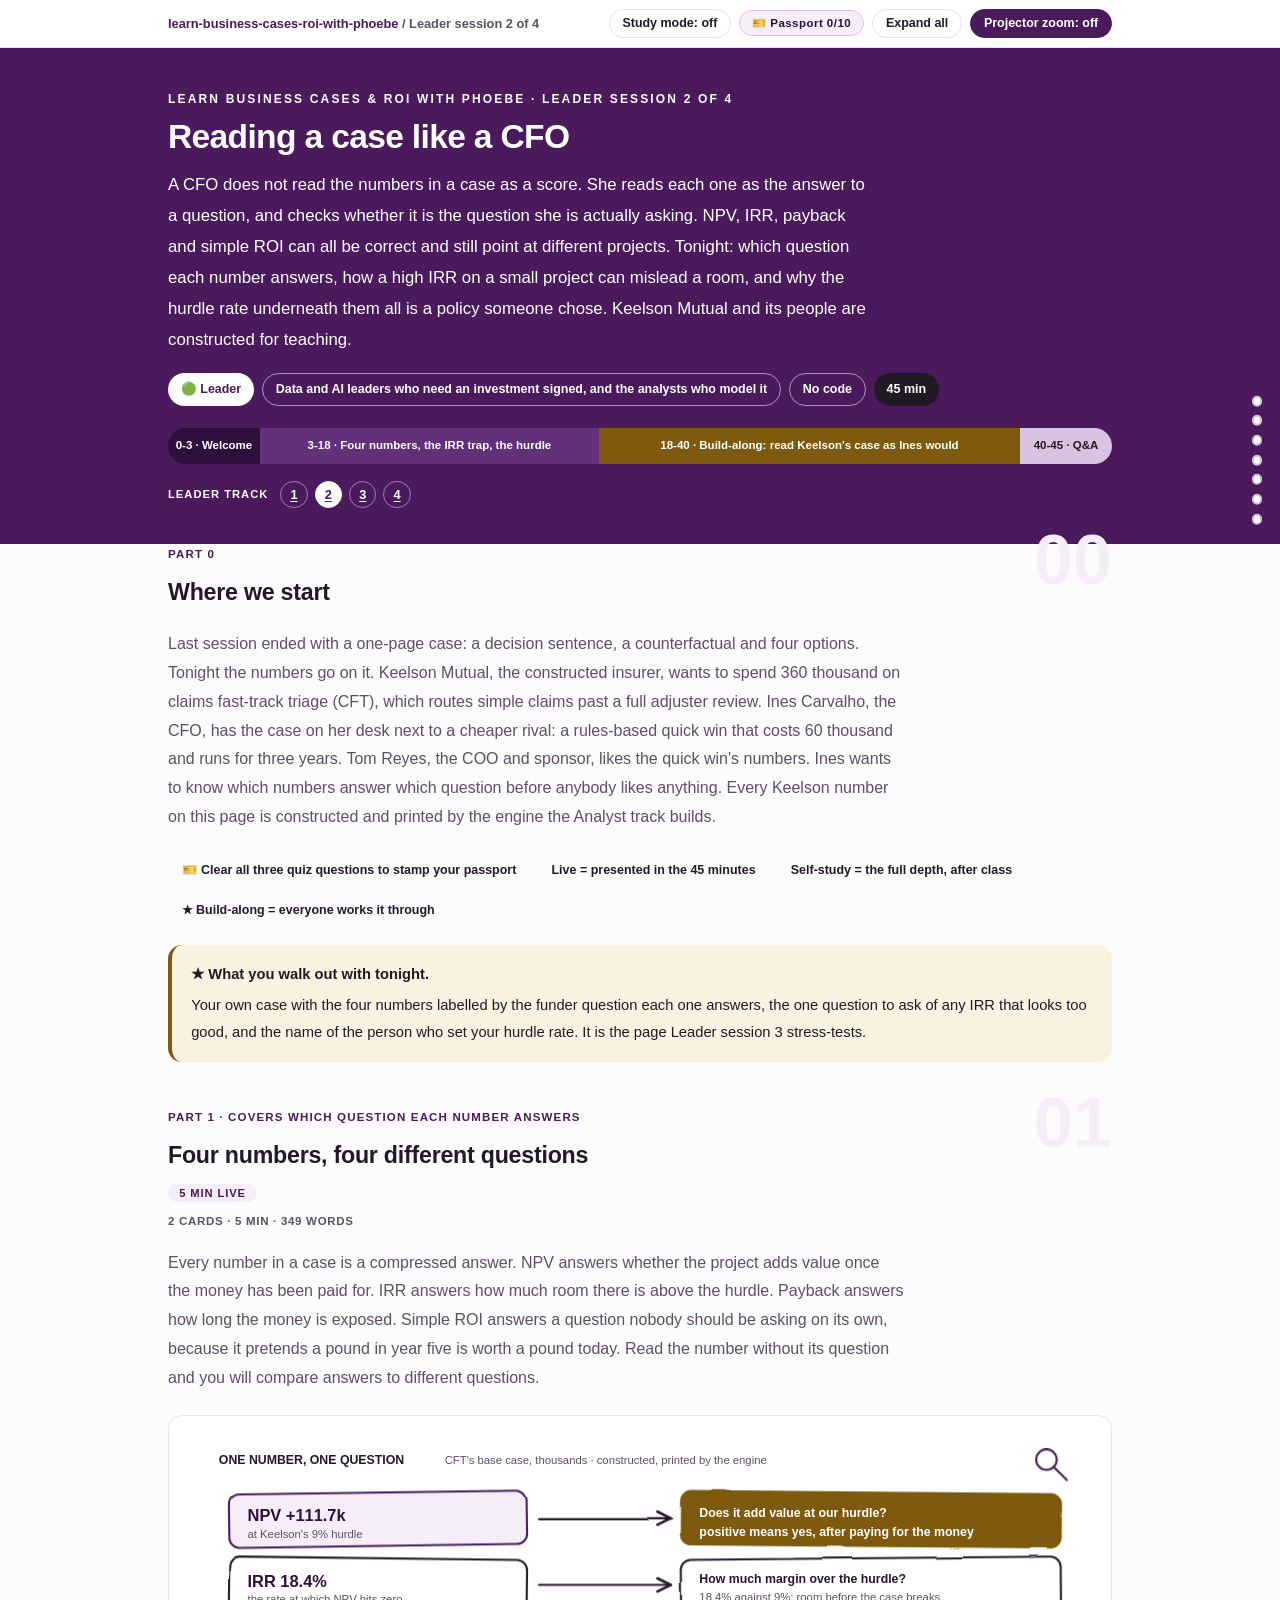
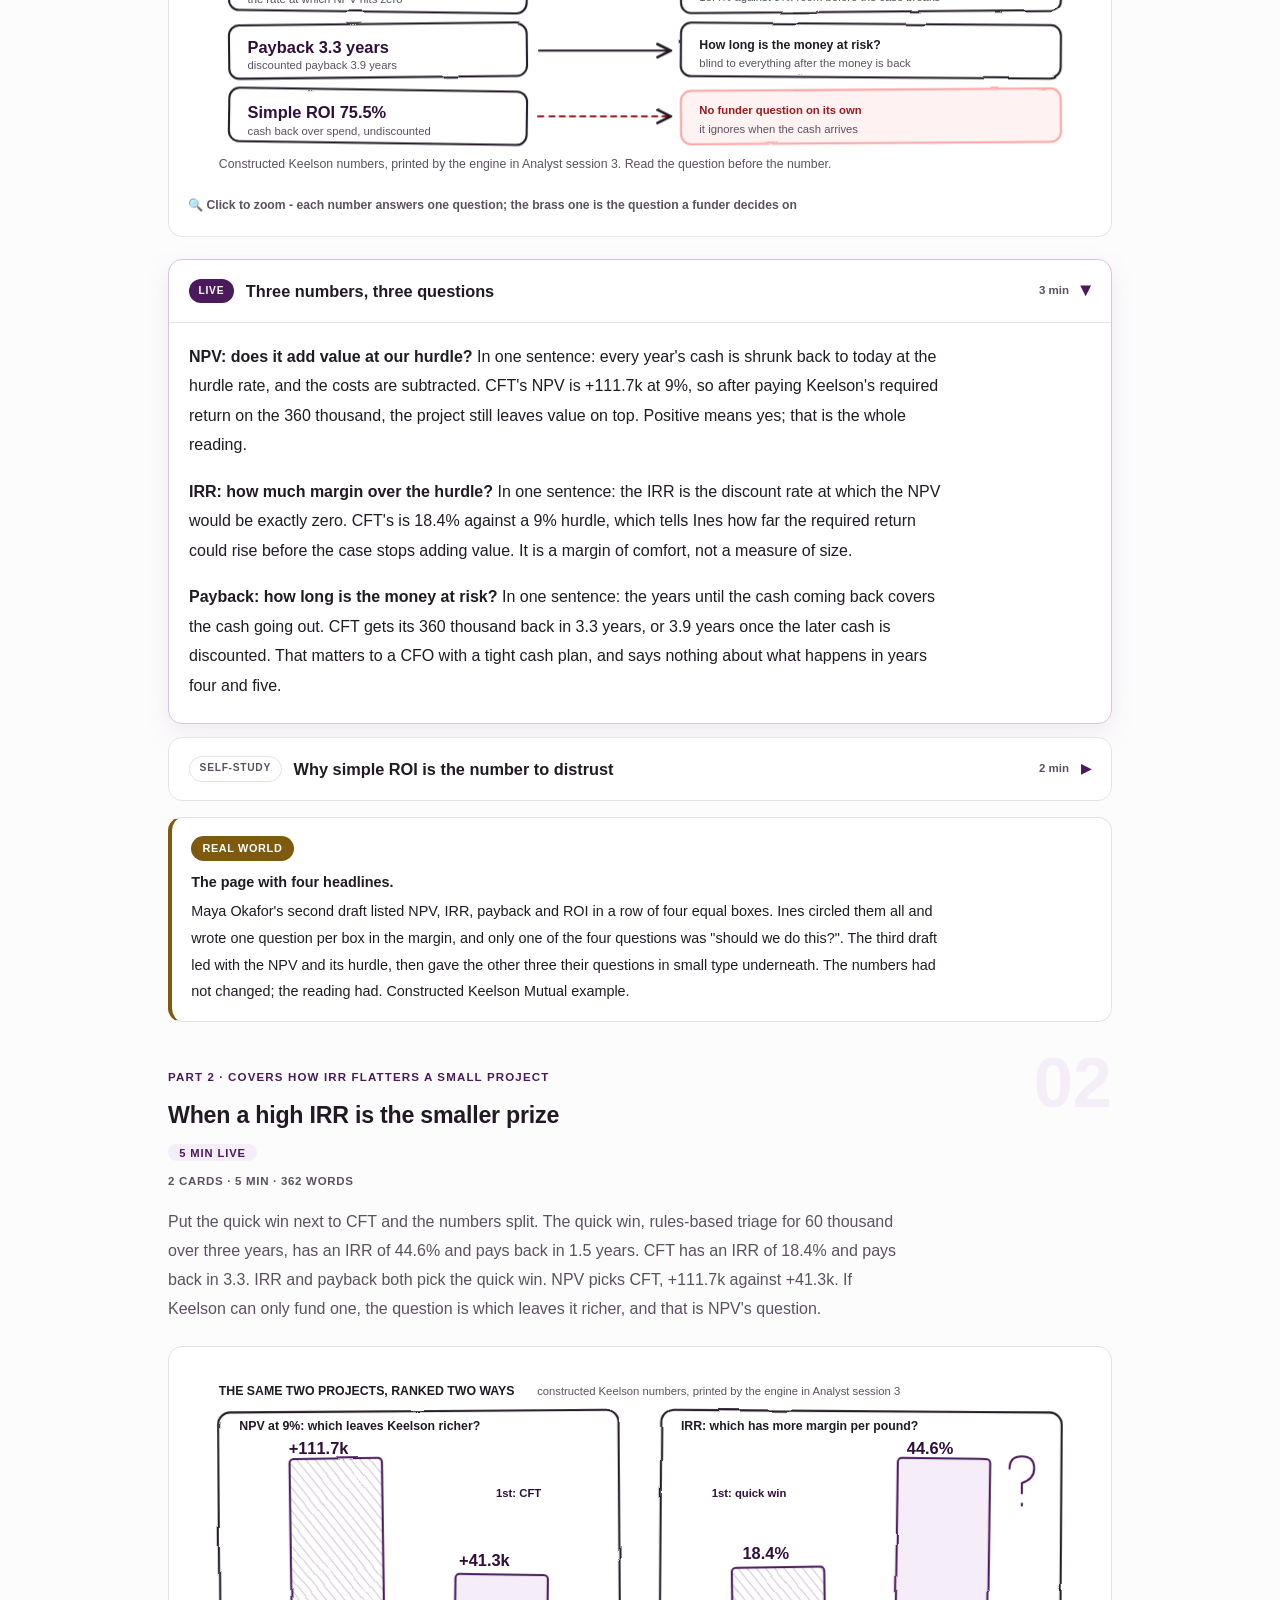
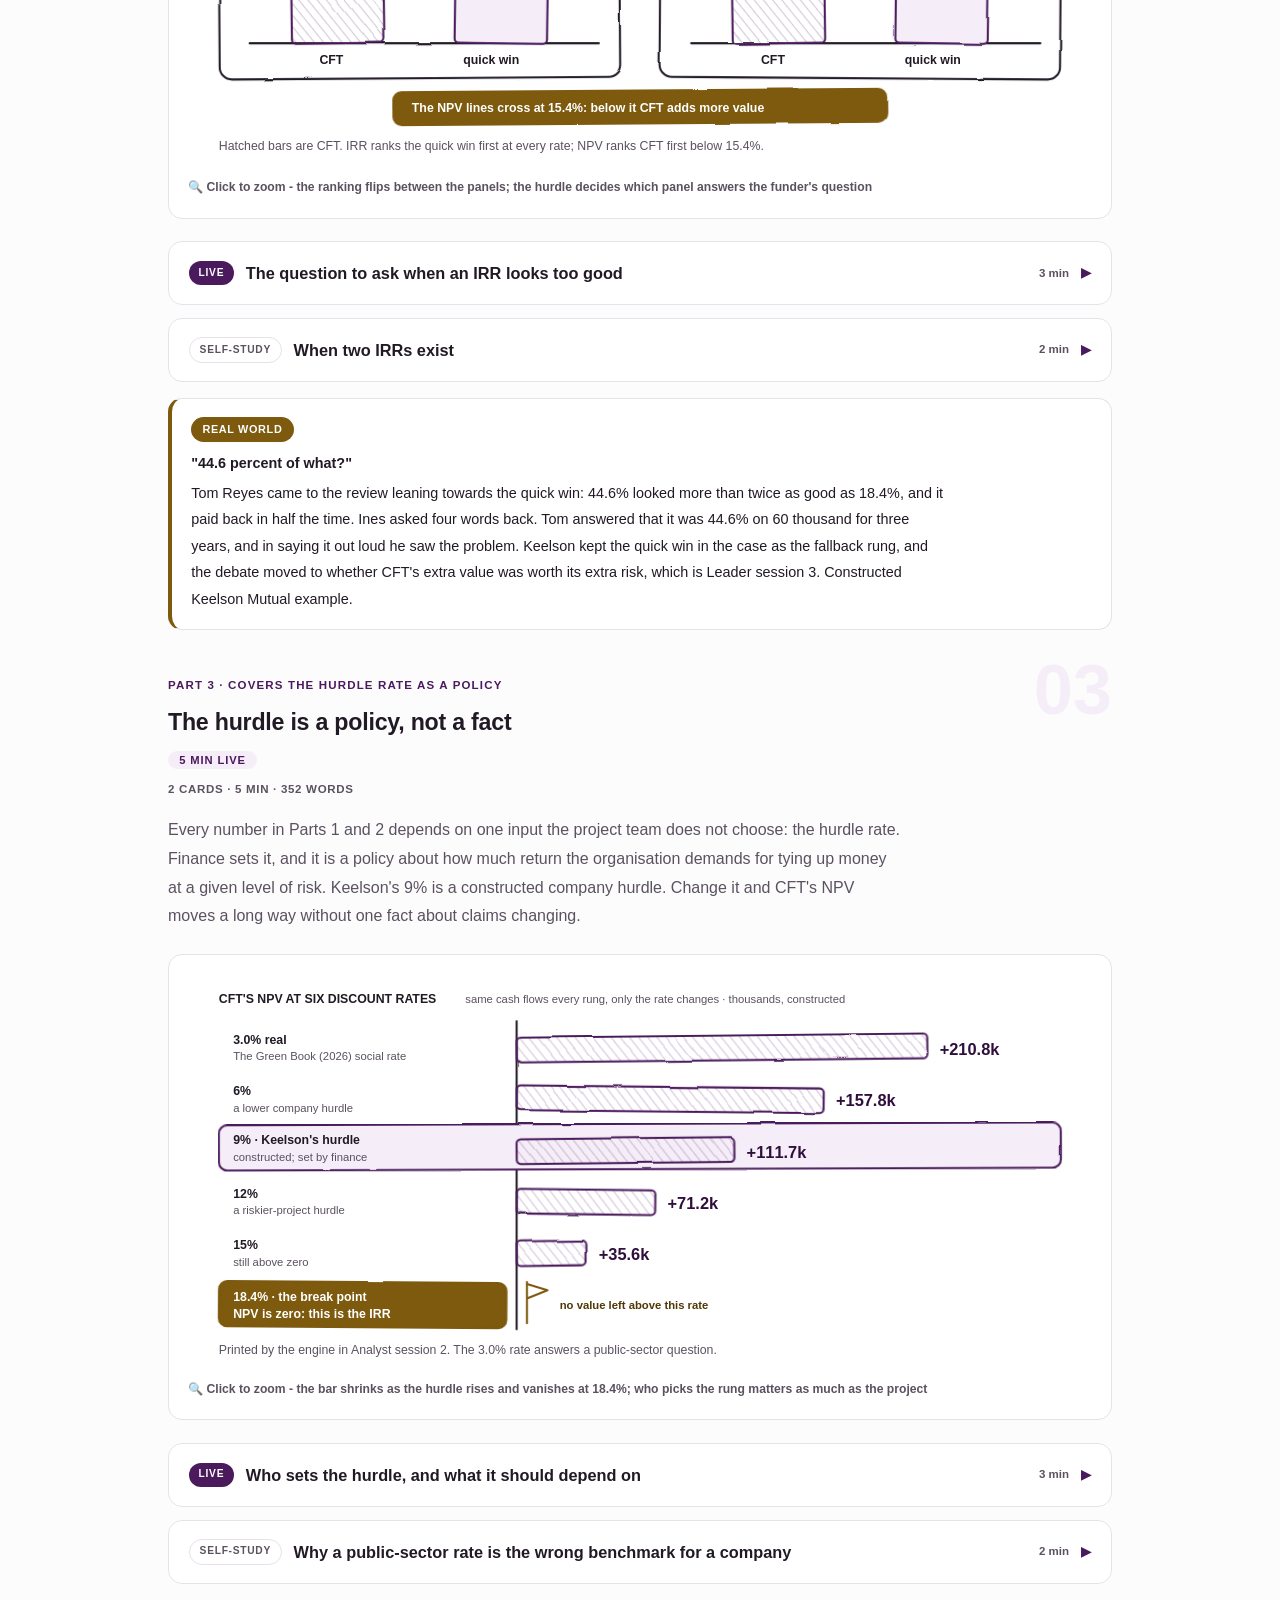
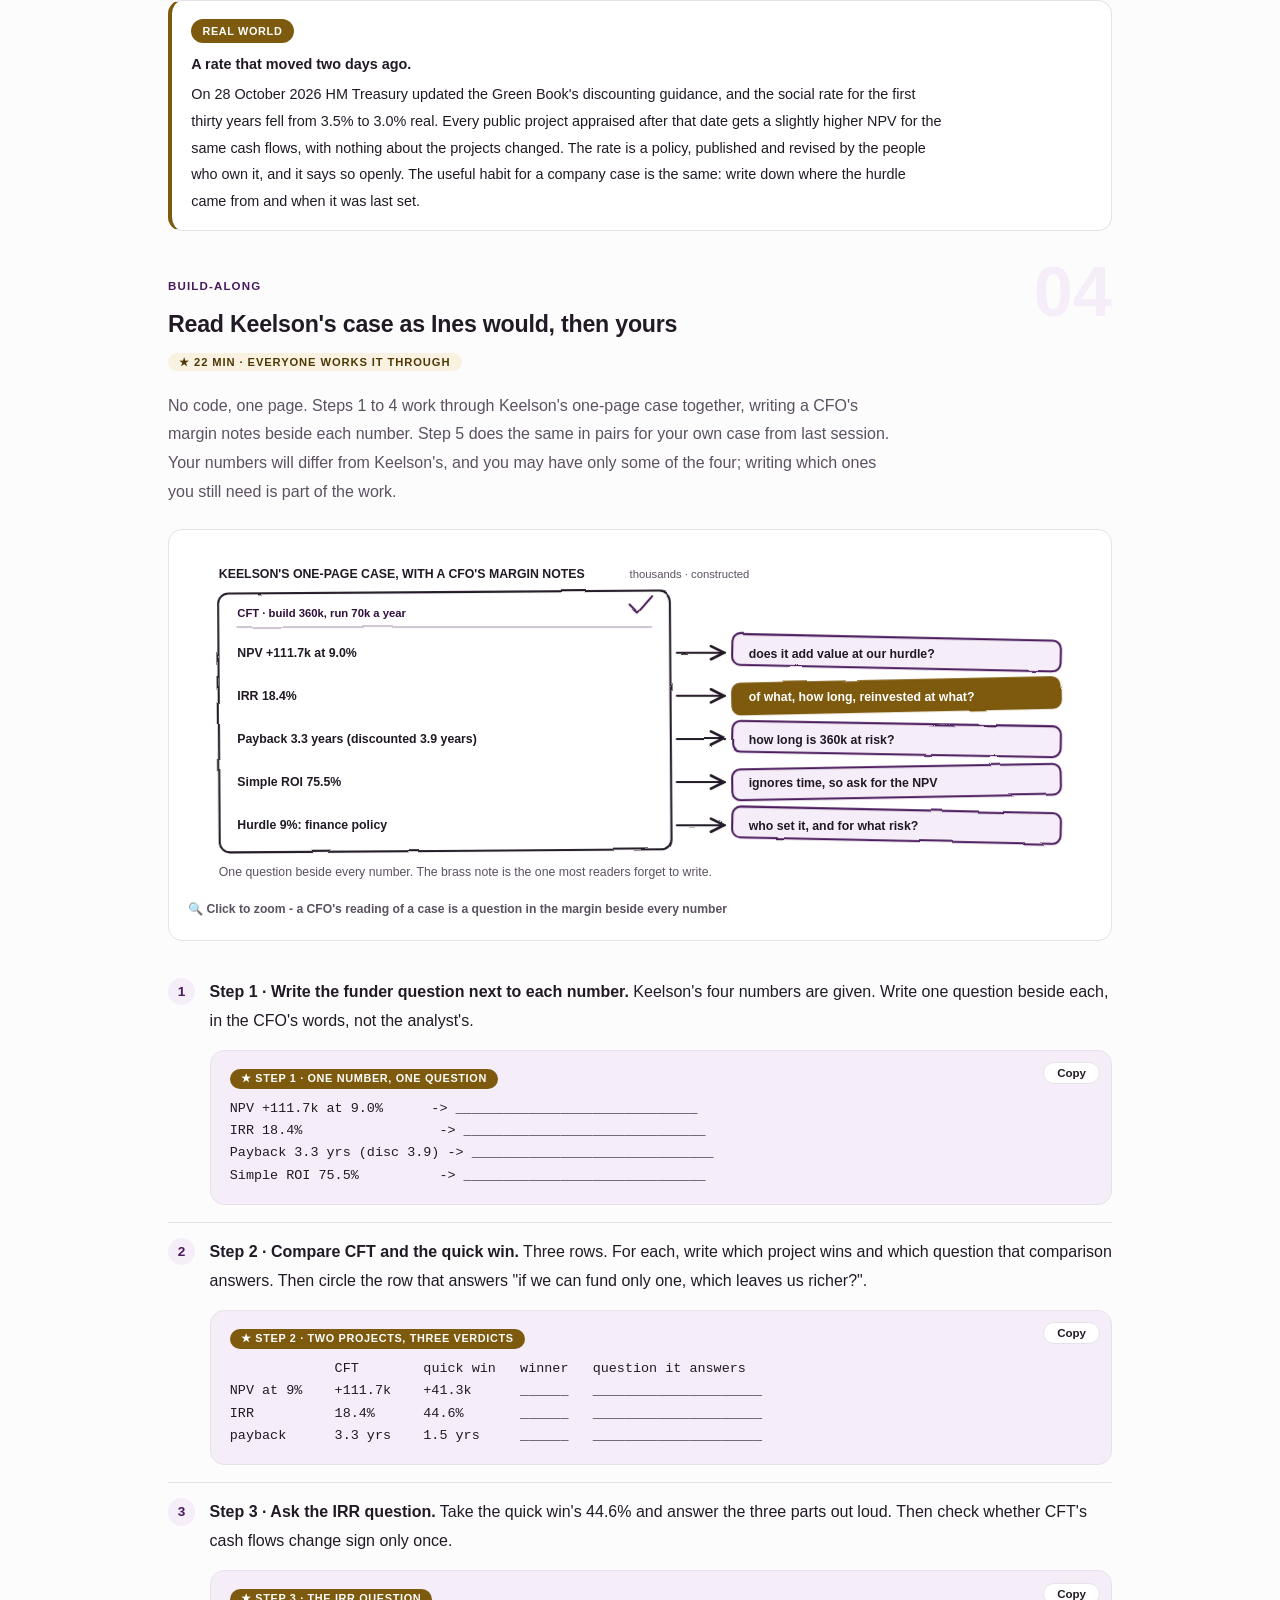
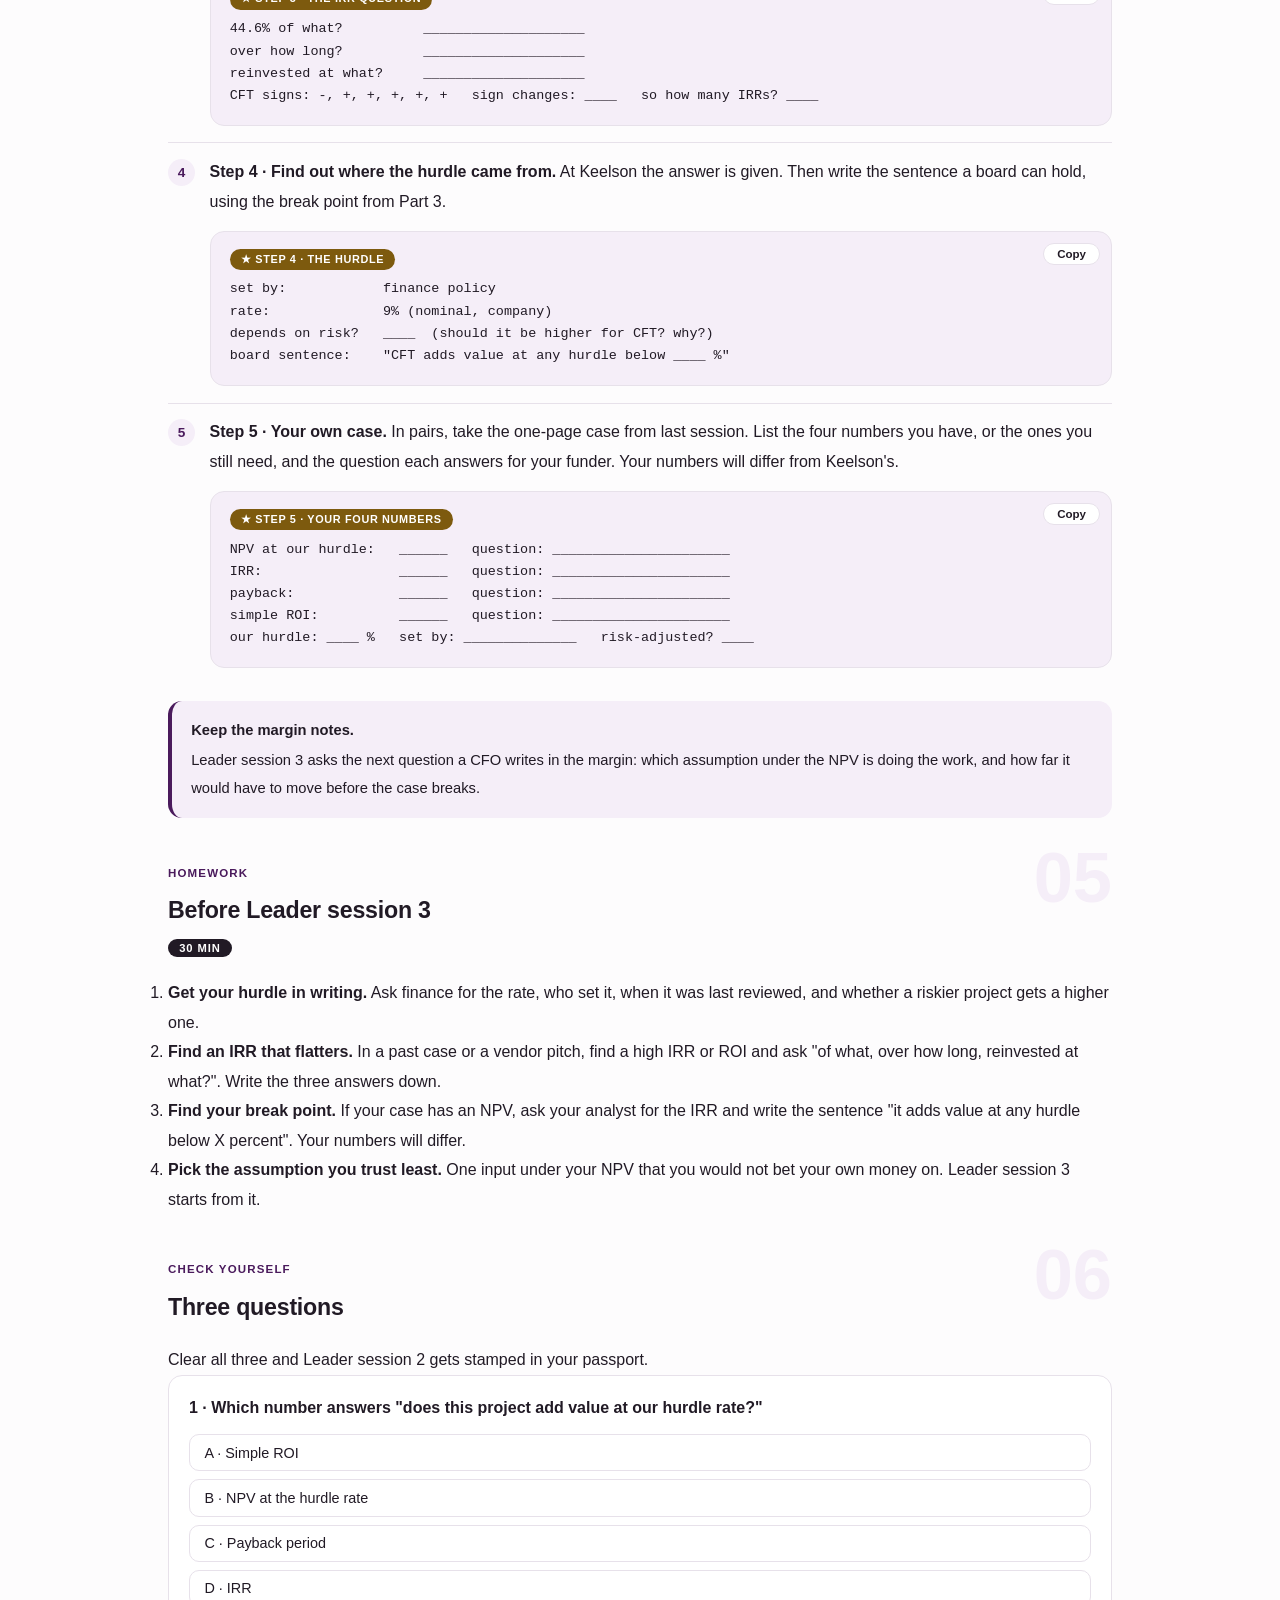
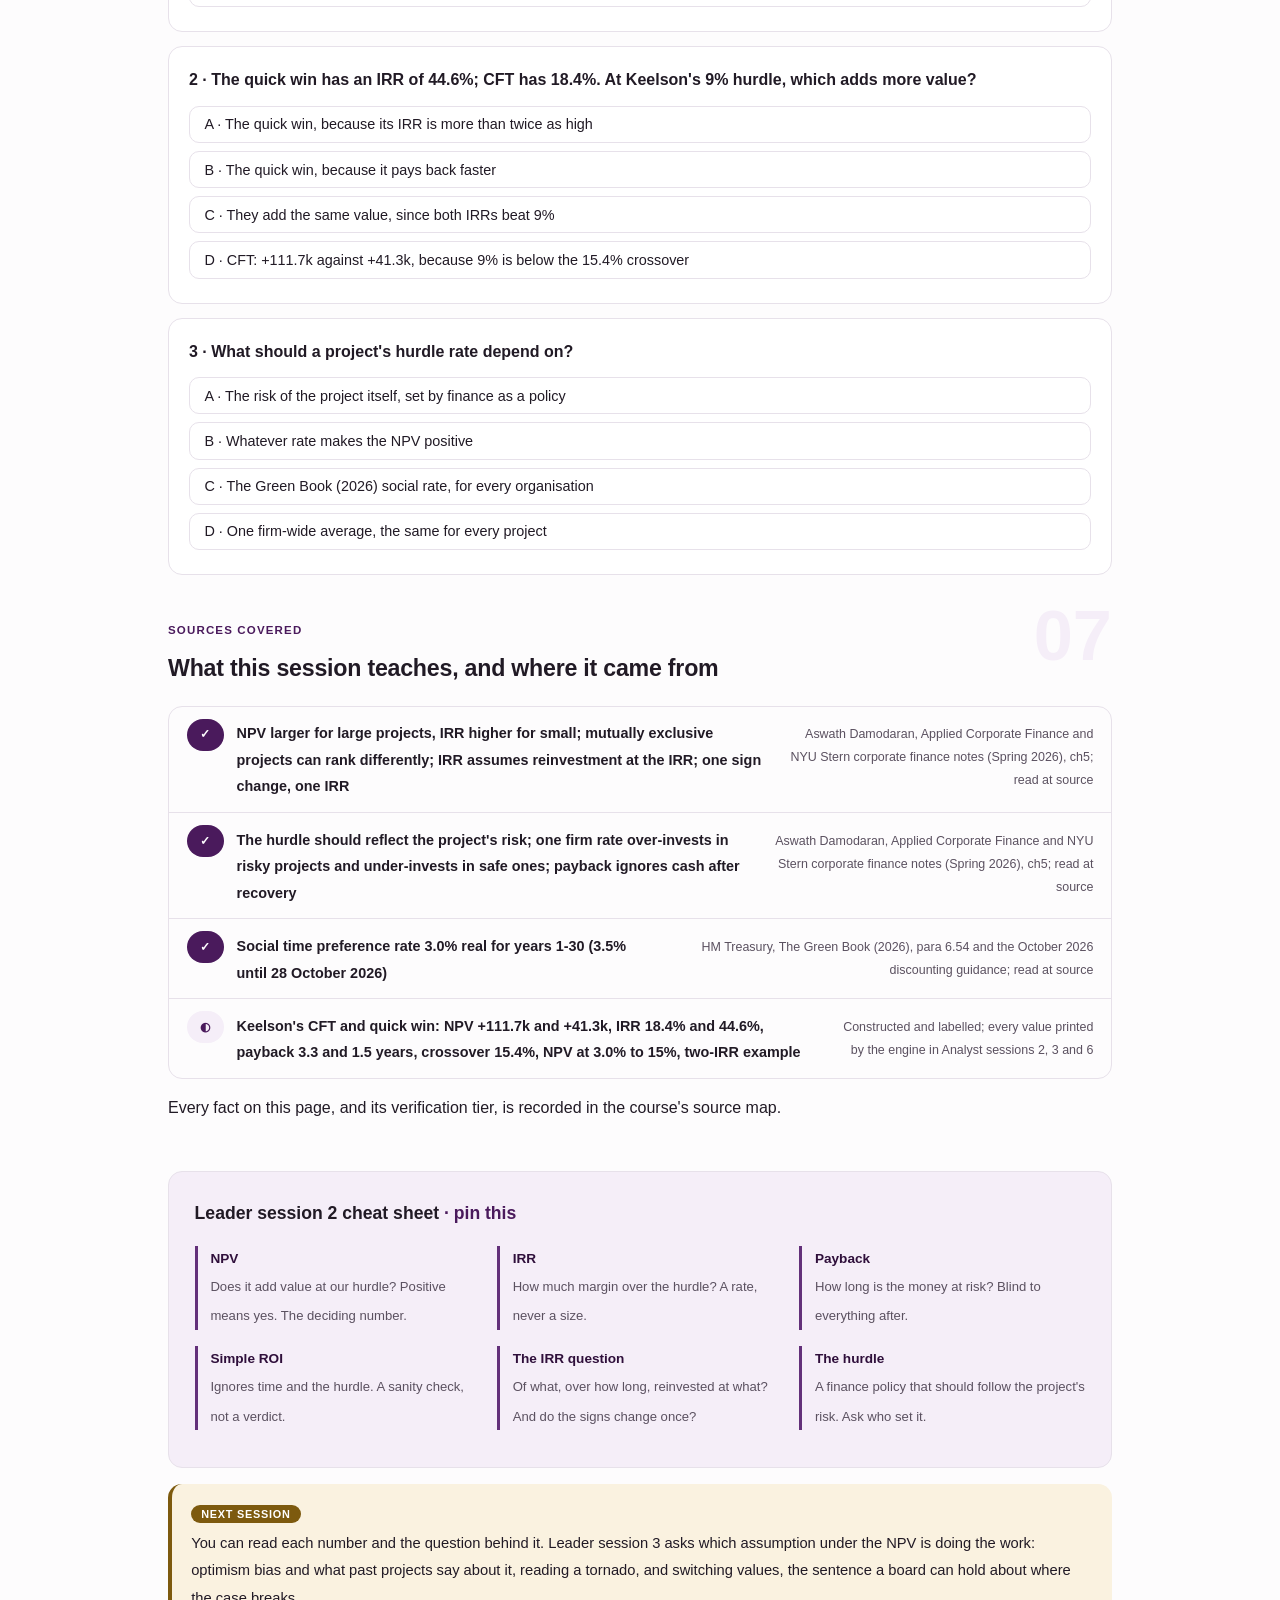
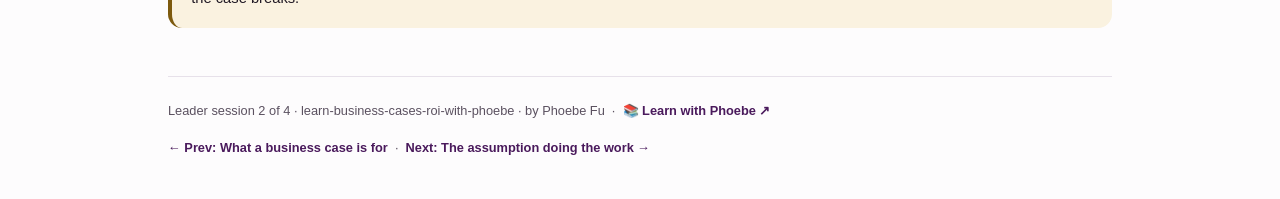
<file: courses/b2-reading-a-case-like-a-cfo.html>
<!DOCTYPE html>
<html lang="en">
<head>
<meta charset="UTF-8">
<meta name="viewport" content="width=device-width, initial-scale=1.0">
<!-- social:start -->
<meta name="description" content="Leader session 2 of 4. Reading a case like a CFO: which question NPV, IRR, payback and simple ROI each answer, why a small project's IRR flatters it, and why the hurdle rate is a policy that should follow the project's risk. Keelson Mutual, a constructed insurer, puts claims fast-track triage next to a rules-based quick win.">
<meta property="og:type" content="article">
<meta property="og:site_name" content="Learn with Phoebe">
<meta property="og:title" content="Reading a case like a CFO - learn business cases and ROI with phoebe">
<meta property="og:description" content="Leader session 2 of 4. One number, one question: NPV, IRR, payback and simple ROI, the IRR that flatters, and the hurdle as a policy.">
<meta property="og:url" content="https://phoebefu6.github.io/learn-business-cases-roi-with-phoebe/courses/b2-reading-a-case-like-a-cfo.html">
<meta property="og:image" content="https://phoebefu6.github.io/learn-business-cases-roi-with-phoebe/assets/og-cover.png">
<meta property="og:image:width" content="1200">
<meta property="og:image:height" content="630">
<meta name="twitter:card" content="summary_large_image">
<meta name="twitter:title" content="Reading a case like a CFO - learn business cases and ROI with phoebe">
<meta name="twitter:description" content="Leader session 2 of 4. Which question each number answers, the IRR that flatters, the hurdle as a policy.">
<meta name="twitter:image" content="https://phoebefu6.github.io/learn-business-cases-roi-with-phoebe/assets/og-cover.png">
<!-- social:end -->
<title>Leader session 2 · Reading a case like a CFO - learn business cases and ROI with phoebe</title>
<link rel="stylesheet" href="../assets/style.css?v=1">
</head>
<body>

<div class="toolbar">
  <div class="wrap">
    <span class="crumb"><a href="../index.html">learn-business-cases-roi-with-phoebe</a> / Leader session 2 of 4</span>
    <button class="btn" id="toggle-all" type="button">Expand all</button>
    <button class="btn primary" id="zoom-toggle" type="button">Projector zoom: off</button>
  </div>
</div>

<header class="masthead">
  <div class="wrap">
    <div class="eyebrow">Learn Business Cases &amp; ROI with Phoebe · Leader session 2 of 4</div>
    <h1>Reading a case <span class="accent">like a CFO</span></h1>
    <p class="sub">A CFO does not read the numbers in a case as a score. She reads each one as the answer to a question, and checks whether it is the question she is actually asking. NPV, IRR, payback and simple ROI can all be correct and still point at different projects. Tonight: which question each number answers, how a high IRR on a small project can mislead a room, and why the hurdle rate underneath them all is a policy someone chose. Keelson Mutual and its people are constructed for teaching.</p>
    <div class="chip-row">
      <span class="chip level">🟢 Leader</span>
      <span class="chip audience">Data and AI leaders who need an investment signed, and the analysts who model it</span>
      <span class="chip audience">No code</span>
      <span class="chip time">45 min</span>
    </div>
    <div class="agenda">
      <span class="a1" style="flex:1">0-3 · Welcome</span>
      <span class="a2" style="flex:4">3-18 · Four numbers, the IRR trap, the hurdle</span>
      <span class="a3" style="flex:5">18-40 · Build-along: read Keelson's case as Ines would</span>
      <span class="a4" style="flex:1">40-45 · Q&amp;A</span>
    </div>
  </div>
</header>

<main class="wrap">

  <section class="section" id="intro">
    <div class="section-kicker">
      <span class="klabel">Part 0</span>
      <h2>Where we start</h2>
    </div>
    <p class="lede">Last session ended with a one-page case: a decision sentence, a counterfactual and four options. Tonight the numbers go on it. Keelson Mutual, the constructed insurer, wants to spend 360 thousand on claims fast-track triage (CFT), which routes simple claims past a full adjuster review. Ines Carvalho, the CFO, has the case on her desk next to a cheaper rival: a rules-based quick win that costs 60 thousand and runs for three years. Tom Reyes, the COO and sponsor, likes the quick win's numbers. Ines wants to know which numbers answer which question before anybody likes anything. Every Keelson number on this page is constructed and printed by the engine the Analyst track builds.</p>

    <div class="legend">
      <span class="pill">🎫 Clear all three quiz questions to stamp your passport</span>
      <span class="pill">Live = presented in the 45 minutes</span>
      <span class="pill">Self-study = the full depth, after class</span>
      <span class="pill">★ Build-along = everyone works it through</span>
    </div>

    <div class="callout win">
      <p><strong>★ What you walk out with tonight.</strong> Your own case with the four numbers labelled by the funder question each one answers, the one question to ask of any IRR that looks too good, and the name of the person who set your hurdle rate. It is the page Leader session 3 stress-tests.</p>
    </div>
  </section>

  <section class="section" id="part-1">
    <div class="section-kicker">
      <span class="klabel">Part 1 · covers which question each number answers</span>
      <h2>Four numbers, four different questions</h2>
      <span class="tag concept">5 min live</span>
    </div>
    <p class="lede">Every number in a case is a compressed answer. NPV answers whether the project adds value once the money has been paid for. IRR answers how much room there is above the hurdle. Payback answers how long the money is exposed. Simple ROI answers a question nobody should be asking on its own, because it pretends a pound in year five is worth a pound today. Read the number without its question and you will compare answers to different questions.</p>

    <figure class="zoomable">
      <svg viewBox="0 0 880 340" xmlns="http://www.w3.org/2000/svg" role="img" aria-label="Four hand-drawn boxes on the left hold CFT's four numbers: NPV plus 111.7 thousand at 9 percent, IRR 18.4 percent, payback 3.3 years, simple ROI 75.5 percent. An arrow runs from each to a question on the right. NPV points to does it add value at our hurdle, filled in brass. IRR points to how much margin over the hurdle. Payback points to how long the money is at risk, discounted 3.9 years. Simple ROI points to a red box: no funder question on its own, because it ignores when the cash arrives.">
        <defs>
          <filter id="b2aSk" x="-3%" y="-3%" width="106%" height="106%"><feTurbulence type="fractalNoise" baseFrequency="0.02" numOctaves="2" seed="31" result="n"/><feDisplacementMap in="SourceGraphic" in2="n" scale="2.4" xChannelSelector="R" yChannelSelector="G"/></filter>
          <pattern id="b2aHc" patternUnits="userSpaceOnUse" width="7" height="7" patternTransform="rotate(-38)"><line x1="0" y1="0" x2="0" y2="7" stroke="#4A1A5C" stroke-width="1" opacity=".5"/></pattern>
          <marker id="b2aAr" viewBox="0 0 10 10" refX="9" refY="5" markerWidth="8" markerHeight="8" orient="auto"><path d="M1 1 L9 5 L1 9" fill="none" stroke="#211A25" stroke-width="1.6" stroke-linecap="round"/></marker>
        </defs>
        <style>
          .b2aH { font: 800 12px Inter, sans-serif; fill: #211A25; }
          .b2aL { font: 600 12px Inter, sans-serif; fill: #211A25; }
          .b2aS { font: 400 11px Inter, sans-serif; fill: #5B5160; }
          .b2aV { font: 800 16px Inter, sans-serif; fill: #2F0F3B; }
          .b2aW { font: 800 12px Inter, sans-serif; fill: #FFFFFF; }
          .b2aR { font: 700 11px Inter, sans-serif; fill: #991B1B; }
          .b2aN { font: 400 12px Inter, sans-serif; fill: #5B5160; }
        </style>

        <text class="b2aH" x="30" y="28">ONE NUMBER, ONE QUESTION</text>
        <text class="b2aS" x="250" y="28">CFT's base case, thousands · constructed, printed by the engine</text>

        <g filter="url(#b2aSk)" fill="none" stroke="#211A25" stroke-width="2" stroke-linecap="round" stroke-linejoin="round">
          <rect x="40" y="56" width="290" height="52" rx="10" transform="rotate(-0.8 185 82)" fill="#F5EEF8" stroke="#4A1A5C"/>
          <rect x="40" y="120" width="290" height="52" rx="10" transform="rotate(0.7 185 146)" fill="#FFFFFF"/>
          <rect x="40" y="184" width="290" height="52" rx="10" transform="rotate(-0.6 185 210)" fill="#FFFFFF"/>
          <rect x="40" y="248" width="290" height="52" rx="10" transform="rotate(0.8 185 274)" fill="#FFFFFF"/>
          <rect x="480" y="56" width="370" height="52" rx="10" transform="rotate(0.5 665 82)" fill="#7D5A0E" stroke="#7D5A0E"/>
          <rect x="480" y="120" width="370" height="52" rx="10" transform="rotate(-0.5 665 146)" fill="#FFFFFF"/>
          <rect x="480" y="184" width="370" height="52" rx="10" transform="rotate(0.4 665 210)" fill="#FFFFFF"/>
          <rect x="480" y="248" width="370" height="52" rx="10" transform="rotate(-0.4 665 274)" fill="#FEF2F2" stroke="#FCA5A5"/>
          <path d="M342 82 L470 82" marker-end="url(#b2aAr)"/>
          <path d="M342 146 L470 146" marker-end="url(#b2aAr)"/>
          <path d="M342 210 L470 210" marker-end="url(#b2aAr)"/>
          <path d="M342 274 L470 274" stroke="#991B1B" stroke-dasharray="5 5" marker-end="url(#b2aAr)"/>
          <!-- doodle: a reading glass -->
          <circle cx="836" cy="24" r="10" stroke="#4A1A5C"/>
          <path d="M843 31 L856 44" stroke="#4A1A5C"/>
        </g>

        <text class="b2aV" x="58" y="84">NPV +111.7k</text>
        <text class="b2aS" x="58" y="100">at Keelson's 9% hurdle</text>
        <text class="b2aV" x="58" y="148">IRR 18.4%</text>
        <text class="b2aS" x="58" y="164">the rate at which NPV hits zero</text>
        <text class="b2aV" x="58" y="212">Payback 3.3 years</text>
        <text class="b2aS" x="58" y="228">discounted payback 3.9 years</text>
        <text class="b2aV" x="58" y="276">Simple ROI 75.5%</text>
        <text class="b2aS" x="58" y="292">cash back over spend, undiscounted</text>

        <text class="b2aW" x="498" y="80">Does it add value at our hurdle?</text>
        <text class="b2aW" x="498" y="98">positive means yes, after paying for the money</text>
        <text class="b2aL" x="498" y="144">How much margin over the hurdle?</text>
        <text class="b2aS" x="498" y="162">18.4% against 9%: room before the case breaks</text>
        <text class="b2aL" x="498" y="208">How long is the money at risk?</text>
        <text class="b2aS" x="498" y="226">blind to everything after the money is back</text>
        <text class="b2aR" x="498" y="272">No funder question on its own</text>
        <text class="b2aS" x="498" y="290">it ignores when the cash arrives</text>

        <text class="b2aN" x="30" y="324">Constructed Keelson numbers, printed by the engine in Analyst session 3. Read the question before the number.</text>
      </svg>
      <figcaption>🔍 Click to zoom - each number answers one question; the brass one is the question a funder decides on</figcaption>
    </figure>

    <details class="card" open>
      <summary><span class="mode live">Live</span>Three numbers, three questions<span class="mini">3 min</span><span class="caret">▶</span></summary>
      <div class="body">
        <p><strong>NPV: does it add value at our hurdle?</strong> In one sentence: every year's cash is shrunk back to today at the hurdle rate, and the costs are subtracted. CFT's NPV is +111.7k at 9%, so after paying Keelson's required return on the 360 thousand, the project still leaves value on top. Positive means yes; that is the whole reading.</p>
        <p><strong>IRR: how much margin over the hurdle?</strong> In one sentence: the IRR is the discount rate at which the NPV would be exactly zero. CFT's is 18.4% against a 9% hurdle, which tells Ines how far the required return could rise before the case stops adding value. It is a margin of comfort, not a measure of size.</p>
        <p><strong>Payback: how long is the money at risk?</strong> In one sentence: the years until the cash coming back covers the cash going out. CFT gets its 360 thousand back in 3.3 years, or 3.9 years once the later cash is discounted. That matters to a CFO with a tight cash plan, and says nothing about what happens in years four and five.</p>
      </div>
    </details>

    <details class="card">
      <summary><span class="mode self">Self-study</span>Why simple ROI is the number to distrust<span class="mini">2 min</span><span class="caret">▶</span></summary>
      <div class="body">
        <p>Simple ROI adds up every year's cash, subtracts the spend and divides by the spend. CFT's cash flows are +45.5k, +103.3k and then +161.0k for three years, which sum to 631.8 thousand; take away the 360 thousand and divide by 360, and you get 75.5%. The arithmetic is right. What it leaves out is time: a thousand in year five counts exactly the same as a thousand next month, and a project that takes ten years to return the same total would show the same ROI. It also has no hurdle, so a positive ROI does not tell you the project beat the cost of the money. Use it as a sanity check on the size of the return, never as the yes-or-no number. Aswath Damodaran makes a related point about payback, which also treats early and late cash the same and ignores everything after the money is recouped; discounted payback is the partial fix he shows. If the cash-versus-profit distinction under these numbers is new, <a href="https://phoebefu6.github.io/learn-finance-with-phoebe/">Finance ↗</a> covers it.</p>
      </div>
    </details>

    <div class="callout example">
      <span class="ex-pill">Real world</span>
      <p><strong>The page with four headlines.</strong> Maya Okafor's second draft listed NPV, IRR, payback and ROI in a row of four equal boxes. Ines circled them all and wrote one question per box in the margin, and only one of the four questions was "should we do this?". The third draft led with the NPV and its hurdle, then gave the other three their questions in small type underneath. The numbers had not changed; the reading had. Constructed Keelson Mutual example.</p>
    </div>
  </section>

  <section class="section" id="part-2">
    <div class="section-kicker">
      <span class="klabel">Part 2 · covers how IRR flatters a small project</span>
      <h2>When a high IRR is the smaller prize</h2>
      <span class="tag concept">5 min live</span>
    </div>
    <p class="lede">Put the quick win next to CFT and the numbers split. The quick win, rules-based triage for 60 thousand over three years, has an IRR of 44.6% and pays back in 1.5 years. CFT has an IRR of 18.4% and pays back in 3.3. IRR and payback both pick the quick win. NPV picks CFT, +111.7k against +41.3k. If Keelson can only fund one, the question is which leaves it richer, and that is NPV's question.</p>

    <figure class="zoomable">
      <svg viewBox="0 0 880 390" xmlns="http://www.w3.org/2000/svg" role="img" aria-label="Two hand-drawn bar panels. Left panel, NPV at 9 percent in thousands: CFT plus 111.7, the quick win plus 41.3, so CFT ranks first. Right panel, IRR: CFT 18.4 percent, the quick win 44.6 percent, so the quick win ranks first. The ranking flips between the panels. A brass strip underneath says the NPV lines cross at 15.4 percent: below it CFT adds more value, above it the quick win does.">
        <defs>
          <filter id="b2bSk" x="-3%" y="-3%" width="106%" height="106%"><feTurbulence type="fractalNoise" baseFrequency="0.02" numOctaves="2" seed="37" result="n"/><feDisplacementMap in="SourceGraphic" in2="n" scale="2.4" xChannelSelector="R" yChannelSelector="G"/></filter>
          <pattern id="b2bHc" patternUnits="userSpaceOnUse" width="7" height="7" patternTransform="rotate(-38)"><line x1="0" y1="0" x2="0" y2="7" stroke="#4A1A5C" stroke-width="1" opacity=".5"/></pattern>
          <marker id="b2bAr" viewBox="0 0 10 10" refX="9" refY="5" markerWidth="8" markerHeight="8" orient="auto"><path d="M1 1 L9 5 L1 9" fill="none" stroke="#211A25" stroke-width="1.6" stroke-linecap="round"/></marker>
        </defs>
        <style>
          .b2bH { font: 800 12px Inter, sans-serif; fill: #211A25; }
          .b2bL { font: 600 12px Inter, sans-serif; fill: #211A25; }
          .b2bS { font: 400 11px Inter, sans-serif; fill: #5B5160; }
          .b2bV { font: 800 16px Inter, sans-serif; fill: #2F0F3B; }
          .b2bW { font: 800 12px Inter, sans-serif; fill: #FFFFFF; }
          .b2bA { font: 700 11px Inter, sans-serif; fill: #2F0F3B; }
          .b2bN { font: 400 12px Inter, sans-serif; fill: #5B5160; }
        </style>

        <text class="b2bH" x="30" y="28">THE SAME TWO PROJECTS, RANKED TWO WAYS</text>
        <text class="b2bS" x="340" y="28">constructed Keelson numbers, printed by the engine in Analyst session 3</text>

        <g filter="url(#b2bSk)" fill="none" stroke="#211A25" stroke-width="2" stroke-linecap="round" stroke-linejoin="round">
          <rect x="30" y="44" width="390" height="260" rx="12" transform="rotate(-0.4 225 174)" fill="#FFFFFF"/>
          <rect x="460" y="44" width="390" height="260" rx="12" transform="rotate(0.4 655 174)" fill="#FFFFFF"/>
          <path d="M60 270 L400 270"/>
          <path d="M490 270 L830 270"/>
          <rect x="100" y="90" width="90" height="180" rx="4" transform="rotate(-0.8 145 180)" fill="url(#b2bHc)" stroke="#4A1A5C"/>
          <rect x="260" y="203" width="90" height="67" rx="4" transform="rotate(0.8 305 236)" fill="#F5EEF8" stroke="#4A1A5C"/>
          <rect x="530" y="196" width="90" height="74" rx="4" transform="rotate(-0.8 575 233)" fill="url(#b2bHc)" stroke="#4A1A5C"/>
          <rect x="690" y="90" width="90" height="180" rx="4" transform="rotate(0.8 735 180)" fill="#F5EEF8" stroke="#4A1A5C"/>
          <rect x="200" y="316" width="480" height="32" rx="8" transform="rotate(-0.4 440 332)" fill="#7D5A0E" stroke="#7D5A0E"/>
          <!-- doodle: a question mark scribbled beside the tall IRR bar -->
          <path d="M800 100 Q800 88 812 88 Q824 88 824 100 Q824 110 812 114 L812 124" stroke="#4A1A5C"/>
          <path d="M812 134 L812 136" stroke="#4A1A5C"/>
        </g>

        <text class="b2bL" x="50" y="62">NPV at 9%: which leaves Keelson richer?</text>
        <text class="b2bL" x="480" y="62">IRR: which has more margin per pound?</text>

        <text class="b2bV" x="98" y="86">+111.7k</text>
        <text class="b2bV" x="264" y="195">+41.3k</text>
        <text class="b2bV" x="540" y="188">18.4%</text>
        <text class="b2bV" x="700" y="86">44.6%</text>

        <text class="b2bL" x="128" y="290">CFT</text>
        <text class="b2bL" x="268" y="290">quick win</text>
        <text class="b2bL" x="558" y="290">CFT</text>
        <text class="b2bL" x="698" y="290">quick win</text>
        <text class="b2bA" x="300" y="128">1st: CFT</text>
        <text class="b2bA" x="510" y="128">1st: quick win</text>

        <text class="b2bW" x="218" y="337">The NPV lines cross at 15.4%: below it CFT adds more value</text>

        <text class="b2bN" x="30" y="374">Hatched bars are CFT. IRR ranks the quick win first at every rate; NPV ranks CFT first below 15.4%.</text>
      </svg>
      <figcaption>🔍 Click to zoom - the ranking flips between the panels; the hurdle decides which panel answers the funder's question</figcaption>
    </figure>

    <details class="card">
      <summary><span class="mode live">Live</span>The question to ask when an IRR looks too good<span class="mini">3 min</span><span class="caret">▶</span></summary>
      <div class="body">
        <p><strong>"44.6 percent of what?"</strong> The quick win earns 44.6% on 60 thousand for three years. CFT earns 18.4% on 360 thousand for five. A high rate on a small sum for a short time can leave you with less money than a lower rate on a large sum for longer, and here it does: +41.3k against +111.7k at Keelson's hurdle.</p>
        <p><strong>"Over how long?"</strong> The quick win's cash is +40 thousand a year for three years and then stops. A rate tells you nothing about how many years it applies for.</p>
        <p><strong>"Reinvested at what?"</strong> Aswath Damodaran points out that IRR quietly assumes each year's cash can be reinvested at the IRR itself, while NPV assumes reinvestment at the hurdle. When the IRR is high, that assumption overstates the return; Keelson has no other projects waiting that earn 44.6%.</p>
        <p><strong>Where the answer turns.</strong> The two projects' NPV lines cross at 15.4%. Below that rate CFT adds more value; above it, the quick win does. Keelson's hurdle is 9%, well below the crossover, so CFT is the bigger prize. Damodaran's general rule: NPV tends to be larger for large projects and IRR higher for small ones, so when you must choose one of two, the two can rank them differently.</p>
      </div>
    </details>

    <details class="card">
      <summary><span class="mode self">Self-study</span>When two IRRs exist<span class="mini">2 min</span><span class="caret">▶</span></summary>
      <div class="body">
        <p>IRR has a second trap that has nothing to do with size. A project whose cash flows change sign once (spend, then receive) has one IRR. A project whose cash flows change sign twice can have two. Analyst session 3 uses a project that costs 100 thousand, returns 235 thousand in year one and then costs 136 thousand to unwind in year two: -100.0k, +235.0k, -136.0k. The engine finds two IRRs, 3.1% and 31.9%. Ask "what is the IRR?" and both are correct answers, which means neither is a useful one. Damodaran's rule is the one to remember: one sign change, one IRR; more than one sign change, possibly more than one. Data and AI projects with a decommissioning cost or a big mid-life rebuild can fall into this. When a case quotes an IRR, check the cash flows change sign only once; if they do not, ask for the NPV at the hurdle instead.</p>
      </div>
    </details>

    <div class="callout example">
      <span class="ex-pill">Real world</span>
      <p><strong>"44.6 percent of what?"</strong> Tom Reyes came to the review leaning towards the quick win: 44.6% looked more than twice as good as 18.4%, and it paid back in half the time. Ines asked four words back. Tom answered that it was 44.6% on 60 thousand for three years, and in saying it out loud he saw the problem. Keelson kept the quick win in the case as the fallback rung, and the debate moved to whether CFT's extra value was worth its extra risk, which is Leader session 3. Constructed Keelson Mutual example.</p>
    </div>
  </section>

  <section class="section" id="part-3">
    <div class="section-kicker">
      <span class="klabel">Part 3 · covers the hurdle rate as a policy</span>
      <h2>The hurdle is a policy, not a fact</h2>
      <span class="tag concept">5 min live</span>
    </div>
    <p class="lede">Every number in Parts 1 and 2 depends on one input the project team does not choose: the hurdle rate. Finance sets it, and it is a policy about how much return the organisation demands for tying up money at a given level of risk. Keelson's 9% is a constructed company hurdle. Change it and CFT's NPV moves a long way without one fact about claims changing.</p>

    <figure class="zoomable">
      <svg viewBox="0 0 880 384" xmlns="http://www.w3.org/2000/svg" role="img" aria-label="A hand-drawn ladder of discount rates with CFT's NPV as a bar on each rung. At 3.0 percent, the Green Book 2026 public-sector rate, NPV is plus 210.8 thousand. At 6 percent, plus 157.8 thousand. At Keelson's 9 percent hurdle, plus 111.7 thousand. At 12 percent, plus 71.2 thousand. At 15 percent, plus 35.6 thousand. At 18.4 percent the bar disappears: NPV is zero, which is the IRR. That last rung is filled in brass as the break point.">
        <defs>
          <filter id="b2cSk" x="-3%" y="-3%" width="106%" height="106%"><feTurbulence type="fractalNoise" baseFrequency="0.02" numOctaves="2" seed="41" result="n"/><feDisplacementMap in="SourceGraphic" in2="n" scale="2.4" xChannelSelector="R" yChannelSelector="G"/></filter>
          <pattern id="b2cHc" patternUnits="userSpaceOnUse" width="7" height="7" patternTransform="rotate(-38)"><line x1="0" y1="0" x2="0" y2="7" stroke="#4A1A5C" stroke-width="1" opacity=".5"/></pattern>
          <marker id="b2cAr" viewBox="0 0 10 10" refX="9" refY="5" markerWidth="8" markerHeight="8" orient="auto"><path d="M1 1 L9 5 L1 9" fill="none" stroke="#211A25" stroke-width="1.6" stroke-linecap="round"/></marker>
        </defs>
        <style>
          .b2cH { font: 800 12px Inter, sans-serif; fill: #211A25; }
          .b2cL { font: 600 12px Inter, sans-serif; fill: #211A25; }
          .b2cS { font: 400 11px Inter, sans-serif; fill: #5B5160; }
          .b2cV { font: 800 16px Inter, sans-serif; fill: #2F0F3B; }
          .b2cB { font: 800 11px Inter, sans-serif; fill: #4F3807; }
          .b2cW { font: 800 12px Inter, sans-serif; fill: #FFFFFF; }
          .b2cN { font: 400 12px Inter, sans-serif; fill: #5B5160; }
        </style>

        <text class="b2cH" x="30" y="28">CFT'S NPV AT SIX DISCOUNT RATES</text>
        <text class="b2cS" x="270" y="28">same cash flows every rung, only the rate changes · thousands, constructed</text>

        <g filter="url(#b2cSk)" fill="none" stroke="#211A25" stroke-width="2" stroke-linecap="round" stroke-linejoin="round">
          <path d="M320 46 L320 346"/>
          <rect x="30" y="146" width="820" height="44" rx="8" transform="rotate(-0.2 440 168)" fill="#F5EEF8" stroke="#4A1A5C"/>
          <rect x="320" y="60" width="400" height="24" rx="4" transform="rotate(-0.6 520 72)" fill="url(#b2cHc)" stroke="#4A1A5C"/>
          <rect x="320" y="110" width="299" height="24" rx="4" transform="rotate(0.6 470 122)" fill="url(#b2cHc)" stroke="#4A1A5C"/>
          <rect x="320" y="160" width="212" height="24" rx="4" transform="rotate(-0.6 426 172)" fill="url(#b2cHc)" stroke="#4A1A5C"/>
          <rect x="320" y="210" width="135" height="24" rx="4" transform="rotate(0.7 388 222)" fill="url(#b2cHc)" stroke="#4A1A5C"/>
          <rect x="320" y="260" width="68" height="24" rx="4" transform="rotate(-0.8 354 272)" fill="url(#b2cHc)" stroke="#4A1A5C"/>
          <rect x="30" y="300" width="280" height="44" rx="8" transform="rotate(0.4 170 322)" fill="#7D5A0E" stroke="#7D5A0E"/>
          <!-- doodle: a small flag at the break point -->
          <path d="M330 300 L330 340 M330 302 L350 308 L330 316" stroke="#7D5A0E"/>
        </g>

        <text class="b2cL" x="44" y="68">3.0% real</text>
        <text class="b2cS" x="44" y="84">The Green Book (2026) social rate</text>
        <text class="b2cV" x="732" y="79">+210.8k</text>

        <text class="b2cL" x="44" y="118">6%</text>
        <text class="b2cS" x="44" y="134">a lower company hurdle</text>
        <text class="b2cV" x="631" y="129">+157.8k</text>

        <text class="b2cL" x="44" y="166">9% · Keelson's hurdle</text>
        <text class="b2cS" x="44" y="182">constructed; set by finance</text>
        <text class="b2cV" x="544" y="179">+111.7k</text>

        <text class="b2cL" x="44" y="218">12%</text>
        <text class="b2cS" x="44" y="234">a riskier-project hurdle</text>
        <text class="b2cV" x="467" y="229">+71.2k</text>

        <text class="b2cL" x="44" y="268">15%</text>
        <text class="b2cS" x="44" y="284">still above zero</text>
        <text class="b2cV" x="400" y="279">+35.6k</text>

        <text class="b2cW" x="44" y="318">18.4% · the break point</text>
        <text class="b2cW" x="44" y="335">NPV is zero: this is the IRR</text>
        <text class="b2cB" x="362" y="326">no value left above this rate</text>

        <text class="b2cN" x="30" y="370">Printed by the engine in Analyst session 2. The 3.0% rate answers a public-sector question.</text>
      </svg>
      <figcaption>🔍 Click to zoom - the bar shrinks as the hurdle rises and vanishes at 18.4%; who picks the rung matters as much as the project</figcaption>
    </figure>

    <details class="card">
      <summary><span class="mode live">Live</span>Who sets the hurdle, and what it should depend on<span class="mini">3 min</span><span class="caret">▶</span></summary>
      <div class="body">
        <p><strong>Finance sets it.</strong> The hurdle is the return the organisation requires before it will tie up money, and it belongs to the CFO's team, not to the sponsor. A case that picks its own discount rate has picked its own answer. At Keelson, the 9% comes from finance policy.</p>
        <p><strong>It should follow the project's risk.</strong> Aswath Damodaran's position: the hurdle should reflect the risk of the project, not the average risk of the firm, and riskier projects need a higher rate. Using one firm-wide rate for everything over-invests in risky projects (they are charged too little) and under-invests in safe ones (they are charged too much).</p>
        <p><strong>Read the ladder, not the rung.</strong> At 12% CFT's NPV is still +71.2k; at 15% it is +35.6k; it only breaks at 18.4%. So the useful sentence for a board is not "NPV is +111.7k" but "CFT adds value at any hurdle below 18.4%". If finance thinks CFT is riskier than Keelson's average work, the case survives a higher rate, and that is worth knowing before the argument starts.</p>
      </div>
    </details>

    <details class="card">
      <summary><span class="mode self">Self-study</span>Why a public-sector rate is the wrong benchmark for a company<span class="mini">2 min</span><span class="caret">▶</span></summary>
      <div class="body">
        <p>HM Treasury's Green Book (2026) sets a social time preference rate of 3.0% in real terms for years 1 to 30 of a public project. Until 28 October 2026 it was 3.5%. It answers a question about how much society should prefer benefits now to benefits later, for public spending, with inflation stripped out. Keelson's 9% answers a different question: what return does a company require, in money terms that include inflation, to commit its own capital at this level of risk. Discount CFT at 3.0% and the NPV jumps to +210.8k, but nothing about CFT got better; you have answered the public sector's question with the company's cash. Two checks before quoting any rate: does it match the kind of organisation (public or private), and does it match the cash flows (real or nominal)? Keelson's cash flows are nominal, so a nominal hurdle belongs with them. Estimating a company's cost of capital from market data is a separate skill and not covered here; valuing a whole company with a discount rate lives in <a href="https://phoebefu6.github.io/learn-value-investing-with-phoebe/courses/p4-a-dcf-by-hand.html">Value Investing ↗</a>.</p>
      </div>
    </details>

    <div class="callout example">
      <span class="ex-pill">Real world</span>
      <p><strong>A rate that moved two days ago.</strong> On 28 October 2026 HM Treasury updated the Green Book's discounting guidance, and the social rate for the first thirty years fell from 3.5% to 3.0% real. Every public project appraised after that date gets a slightly higher NPV for the same cash flows, with nothing about the projects changed. The rate is a policy, published and revised by the people who own it, and it says so openly. The useful habit for a company case is the same: write down where the hurdle came from and when it was last set.</p>
    </div>
  </section>

  <section class="section" id="demo-1">
    <div class="section-kicker">
      <span class="klabel">Build-along</span>
      <h2>Read Keelson's case as Ines would, then yours</h2>
      <span class="tag demo">★ 22 min · everyone works it through</span>
    </div>
    <p class="lede">No code, one page. Steps 1 to 4 work through Keelson's one-page case together, writing a CFO's margin notes beside each number. Step 5 does the same in pairs for your own case from last session. Your numbers will differ from Keelson's, and you may have only some of the four; writing which ones you still need is part of the work.</p>

    <figure class="zoomable">
      <svg viewBox="0 0 880 330" xmlns="http://www.w3.org/2000/svg" role="img" aria-label="A hand-drawn one-page case for CFT with five lines: NPV plus 111.7 thousand at 9 percent, IRR 18.4 percent, payback 3.3 years with discounted 3.9, simple ROI 75.5 percent, hurdle 9 percent from finance policy. Arrows lead from each line to a margin note in a CFO's hand: does it add value at our hurdle; of what, how long, reinvested at what, filled in brass; how long is 360 thousand at risk; ignores time, so ask for the NPV; who set it, and for what risk.">
        <defs>
          <filter id="b2dSk" x="-3%" y="-3%" width="106%" height="106%"><feTurbulence type="fractalNoise" baseFrequency="0.02" numOctaves="2" seed="43" result="n"/><feDisplacementMap in="SourceGraphic" in2="n" scale="2.4" xChannelSelector="R" yChannelSelector="G"/></filter>
          <pattern id="b2dHc" patternUnits="userSpaceOnUse" width="7" height="7" patternTransform="rotate(-38)"><line x1="0" y1="0" x2="0" y2="7" stroke="#4A1A5C" stroke-width="1" opacity=".5"/></pattern>
          <marker id="b2dAr" viewBox="0 0 10 10" refX="9" refY="5" markerWidth="8" markerHeight="8" orient="auto"><path d="M1 1 L9 5 L1 9" fill="none" stroke="#211A25" stroke-width="1.6" stroke-linecap="round"/></marker>
        </defs>
        <style>
          .b2dH { font: 800 12px Inter, sans-serif; fill: #211A25; }
          .b2dL { font: 600 12px Inter, sans-serif; fill: #211A25; }
          .b2dS { font: 400 11px Inter, sans-serif; fill: #5B5160; }
          .b2dW { font: 800 12px Inter, sans-serif; fill: #FFFFFF; }
          .b2dA { font: 700 11px Inter, sans-serif; fill: #2F0F3B; }
          .b2dN { font: 400 12px Inter, sans-serif; fill: #5B5160; }
        </style>

        <text class="b2dH" x="30" y="28">KEELSON'S ONE-PAGE CASE, WITH A CFO'S MARGIN NOTES</text>
        <text class="b2dS" x="430" y="28">thousands · constructed</text>

        <g filter="url(#b2dSk)" fill="none" stroke="#211A25" stroke-width="2" stroke-linecap="round" stroke-linejoin="round">
          <rect x="30" y="42" width="440" height="252" rx="10" transform="rotate(-0.4 250 168)" fill="#FFFFFF"/>
          <path d="M48 76 L452 76" stroke="#CDC5D1"/>
          <rect x="530" y="86" width="320" height="30" rx="8" transform="rotate(1.2 690 101)" fill="#F5EEF8" stroke="#4A1A5C"/>
          <rect x="530" y="128" width="320" height="30" rx="8" transform="rotate(-1.2 690 143)" fill="#7D5A0E" stroke="#7D5A0E"/>
          <rect x="530" y="170" width="320" height="30" rx="8" transform="rotate(1 690 185)" fill="#F5EEF8" stroke="#4A1A5C"/>
          <rect x="530" y="212" width="320" height="30" rx="8" transform="rotate(-1 690 227)" fill="#F5EEF8" stroke="#4A1A5C"/>
          <rect x="530" y="254" width="320" height="30" rx="8" transform="rotate(1.2 690 269)" fill="#F5EEF8" stroke="#4A1A5C"/>
          <path d="M476 101 L522 101" marker-end="url(#b2dAr)"/>
          <path d="M476 143 L522 143" marker-end="url(#b2dAr)"/>
          <path d="M476 185 L522 185" marker-end="url(#b2dAr)"/>
          <path d="M476 227 L522 227" marker-end="url(#b2dAr)"/>
          <path d="M476 269 L522 269" marker-end="url(#b2dAr)"/>
          <!-- doodle: a CFO's tick in the page corner -->
          <path d="M430 54 L438 62 L452 46" stroke="#4A1A5C"/>
        </g>

        <text class="b2dA" x="48" y="66">CFT · build 360k, run 70k a year</text>
        <text class="b2dL" x="48" y="105">NPV +111.7k at 9.0%</text>
        <text class="b2dL" x="48" y="147">IRR 18.4%</text>
        <text class="b2dL" x="48" y="189">Payback 3.3 years (discounted 3.9 years)</text>
        <text class="b2dL" x="48" y="231">Simple ROI 75.5%</text>
        <text class="b2dL" x="48" y="273">Hurdle 9%: finance policy</text>

        <text class="b2dL" x="546" y="106">does it add value at our hurdle?</text>
        <text class="b2dW" x="546" y="148">of what, how long, reinvested at what?</text>
        <text class="b2dL" x="546" y="190">how long is 360k at risk?</text>
        <text class="b2dL" x="546" y="232">ignores time, so ask for the NPV</text>
        <text class="b2dL" x="546" y="274">who set it, and for what risk?</text>

        <text class="b2dN" x="30" y="318">One question beside every number. The brass note is the one most readers forget to write.</text>
      </svg>
      <figcaption>🔍 Click to zoom - a CFO's reading of a case is a question in the margin beside every number</figcaption>
    </figure>

    <div class="steps">
      <div class="step">
        <p><strong>Step 1 · Write the funder question next to each number.</strong> Keelson's four numbers are given. Write one question beside each, in the CFO's words, not the analyst's.</p>
        <div class="prompt-box good"><span class="label">★ Step 1 · one number, one question</span>NPV +111.7k at 9.0%      -&gt; ______________________________
IRR 18.4%                 -&gt; ______________________________
Payback 3.3 yrs (disc 3.9) -&gt; ______________________________
Simple ROI 75.5%          -&gt; ______________________________</div>
      </div>
      <div class="step">
        <p><strong>Step 2 · Compare CFT and the quick win.</strong> Three rows. For each, write which project wins and which question that comparison answers. Then circle the row that answers "if we can fund only one, which leaves us richer?".</p>
        <div class="prompt-box good"><span class="label">★ Step 2 · two projects, three verdicts</span>             CFT        quick win   winner   question it answers
NPV at 9%    +111.7k    +41.3k      ______   _____________________
IRR          18.4%      44.6%       ______   _____________________
payback      3.3 yrs    1.5 yrs     ______   _____________________</div>
      </div>
      <div class="step">
        <p><strong>Step 3 · Ask the IRR question.</strong> Take the quick win's 44.6% and answer the three parts out loud. Then check whether CFT's cash flows change sign only once.</p>
        <div class="prompt-box good"><span class="label">★ Step 3 · the IRR question</span>44.6% of what?          ____________________
over how long?          ____________________
reinvested at what?     ____________________
CFT signs: -, +, +, +, +, +   sign changes: ____   so how many IRRs? ____</div>
      </div>
      <div class="step">
        <p><strong>Step 4 · Find out where the hurdle came from.</strong> At Keelson the answer is given. Then write the sentence a board can hold, using the break point from Part 3.</p>
        <div class="prompt-box good"><span class="label">★ Step 4 · the hurdle</span>set by:            finance policy
rate:              9% (nominal, company)
depends on risk?   ____  (should it be higher for CFT? why?)
board sentence:    "CFT adds value at any hurdle below ____ %"</div>
      </div>
      <div class="step">
        <p><strong>Step 5 · Your own case.</strong> In pairs, take the one-page case from last session. List the four numbers you have, or the ones you still need, and the question each answers for your funder. Your numbers will differ from Keelson's.</p>
        <div class="prompt-box good"><span class="label">★ Step 5 · your four numbers</span>NPV at our hurdle:   ______   question: ______________________
IRR:                 ______   question: ______________________
payback:             ______   question: ______________________
simple ROI:          ______   question: ______________________
our hurdle: ____ %   set by: ______________   risk-adjusted? ____</div>
      </div>
    </div>

    <div class="callout tip">
      <p><strong>Keep the margin notes.</strong> Leader session 3 asks the next question a CFO writes in the margin: which assumption under the NPV is doing the work, and how far it would have to move before the case breaks.</p>
    </div>
  </section>

  <section class="section" id="exercise">
    <div class="section-kicker">
      <span class="klabel">Homework</span>
      <h2>Before Leader session 3</h2>
      <span class="tag exercise">30 min</span>
    </div>
    <ol>
      <li><strong>Get your hurdle in writing.</strong> Ask finance for the rate, who set it, when it was last reviewed, and whether a riskier project gets a higher one.</li>
      <li><strong>Find an IRR that flatters.</strong> In a past case or a vendor pitch, find a high IRR or ROI and ask "of what, over how long, reinvested at what?". Write the three answers down.</li>
      <li><strong>Find your break point.</strong> If your case has an NPV, ask your analyst for the IRR and write the sentence "it adds value at any hurdle below X percent". Your numbers will differ.</li>
      <li><strong>Pick the assumption you trust least.</strong> One input under your NPV that you would not bet your own money on. Leader session 3 starts from it.</li>
    </ol>
  </section>

  <section class="section" id="quiz">
    <div class="section-kicker">
      <span class="klabel">Check yourself</span>
      <h2>Three questions</h2>
    </div>
    <p>Clear all three and Leader session 2 gets stamped in your passport.</p>

    <div class="quiz-q" data-answer="1">
      <p class="qtext">1 · Which number answers "does this project add value at our hurdle rate?"</p>
      <button class="qopt" type="button">A · Simple ROI</button>
      <button class="qopt" type="button">B · NPV at the hurdle rate</button>
      <button class="qopt" type="button">C · Payback period</button>
      <button class="qopt" type="button">D · IRR</button>
      <p class="qwhy">NPV discounts every year's cash at the hurdle and subtracts the cost. Positive means the project adds value after paying for the money. IRR tells you the margin, payback the exposure, ROI neither.</p>
    </div>

    <div class="quiz-q" data-answer="3">
      <p class="qtext">2 · The quick win has an IRR of 44.6%; CFT has 18.4%. At Keelson's 9% hurdle, which adds more value?</p>
      <button class="qopt" type="button">A · The quick win, because its IRR is more than twice as high</button>
      <button class="qopt" type="button">B · The quick win, because it pays back faster</button>
      <button class="qopt" type="button">C · They add the same value, since both IRRs beat 9%</button>
      <button class="qopt" type="button">D · CFT: +111.7k against +41.3k, because 9% is below the 15.4% crossover</button>
      <p class="qwhy">IRR is a rate, not a size. The quick win earns a high rate on 60 thousand for three years; CFT a lower rate on 360 thousand for five. Below 15.4%, CFT leaves Keelson richer.</p>
    </div>

    <div class="quiz-q" data-answer="0">
      <p class="qtext">3 · What should a project's hurdle rate depend on?</p>
      <button class="qopt" type="button">A · The risk of the project itself, set by finance as a policy</button>
      <button class="qopt" type="button">B · Whatever rate makes the NPV positive</button>
      <button class="qopt" type="button">C · The Green Book (2026) social rate, for every organisation</button>
      <button class="qopt" type="button">D · One firm-wide average, the same for every project</button>
      <p class="qwhy">A firm-wide rate over-invests in risky projects and under-invests in safe ones. The public-sector rate answers a different question, and a sponsor who picks the rate has picked the answer.</p>
    </div>

    <p class="quiz-score"></p>
  </section>

  <section class="section" id="official">
    <div class="section-kicker">
      <span class="klabel">Sources covered</span>
      <h2>What this session teaches, and where it came from</h2>
    </div>
    <div class="covered">
      <div class="covered-row"><span class="status pill solid">✓</span><span class="name">NPV larger for large projects, IRR higher for small; mutually exclusive projects can rank differently; IRR assumes reinvestment at the IRR; one sign change, one IRR</span><span class="note">Aswath Damodaran, Applied Corporate Finance and NYU Stern corporate finance notes (Spring 2026), ch5; read at source</span></div>
      <div class="covered-row"><span class="status pill solid">✓</span><span class="name">The hurdle should reflect the project's risk; one firm rate over-invests in risky projects and under-invests in safe ones; payback ignores cash after recovery</span><span class="note">Aswath Damodaran, Applied Corporate Finance and NYU Stern corporate finance notes (Spring 2026), ch5; read at source</span></div>
      <div class="covered-row"><span class="status pill solid">✓</span><span class="name">Social time preference rate 3.0% real for years 1-30 (3.5% until 28 October 2026)</span><span class="note">HM Treasury, The Green Book (2026), para 6.54 and the October 2026 discounting guidance; read at source</span></div>
      <div class="covered-row"><span class="status pill light">◐</span><span class="name">Keelson's CFT and quick win: NPV +111.7k and +41.3k, IRR 18.4% and 44.6%, payback 3.3 and 1.5 years, crossover 15.4%, NPV at 3.0% to 15%, two-IRR example</span><span class="note">Constructed and labelled; every value printed by the engine in Analyst sessions 2, 3 and 6</span></div>
    </div>
    <p class="mono" style="margin-top:14px">Every fact on this page, and its verification tier, is recorded in the course's source map.</p>
  </section>

  <section class="cheat" id="cheatsheet">
    <h3>Leader session 2 cheat sheet <span>· pin this</span></h3>
    <div class="grid-2">
      <div class="cheat-item"><b>NPV</b><span>Does it add value at our hurdle? Positive means yes. The deciding number.</span></div>
      <div class="cheat-item"><b>IRR</b><span>How much margin over the hurdle? A rate, never a size.</span></div>
      <div class="cheat-item"><b>Payback</b><span>How long is the money at risk? Blind to everything after.</span></div>
      <div class="cheat-item"><b>Simple ROI</b><span>Ignores time and the hurdle. A sanity check, not a verdict.</span></div>
      <div class="cheat-item"><b>The IRR question</b><span>Of what, over how long, reinvested at what? And do the signs change once?</span></div>
      <div class="cheat-item"><b>The hurdle</b><span>A finance policy that should follow the project's risk. Ask who set it.</span></div>
    </div>
  </section>

  <div class="callout next">
    <span class="nx-pill">Next session</span>
    <p>You can read each number and the question behind it. Leader session 3 asks which assumption under the NPV is doing the work: optimism bias and what past projects say about it, reading a tornado, and switching values, the sentence a board can hold about where the case breaks.</p>
  </div>

  <footer class="pagefoot">
    <span>Leader session 2 of 4 · learn-business-cases-roi-with-phoebe · by Phoebe Fu &nbsp;·&nbsp; 📚 <a href="https://phoebefu6.github.io/learn-with-phoebe/">Learn with Phoebe ↗</a></span>
    <span><a href="b1-what-a-case-is-for.html">← Prev: What a business case is for</a> &nbsp;·&nbsp; <a href="b3-the-assumption-doing-the-work.html">Next: The assumption doing the work →</a></span>
  </footer>

</main>

<script src="../assets/app.js?v=1"></script>
</body>
</html>
</file>
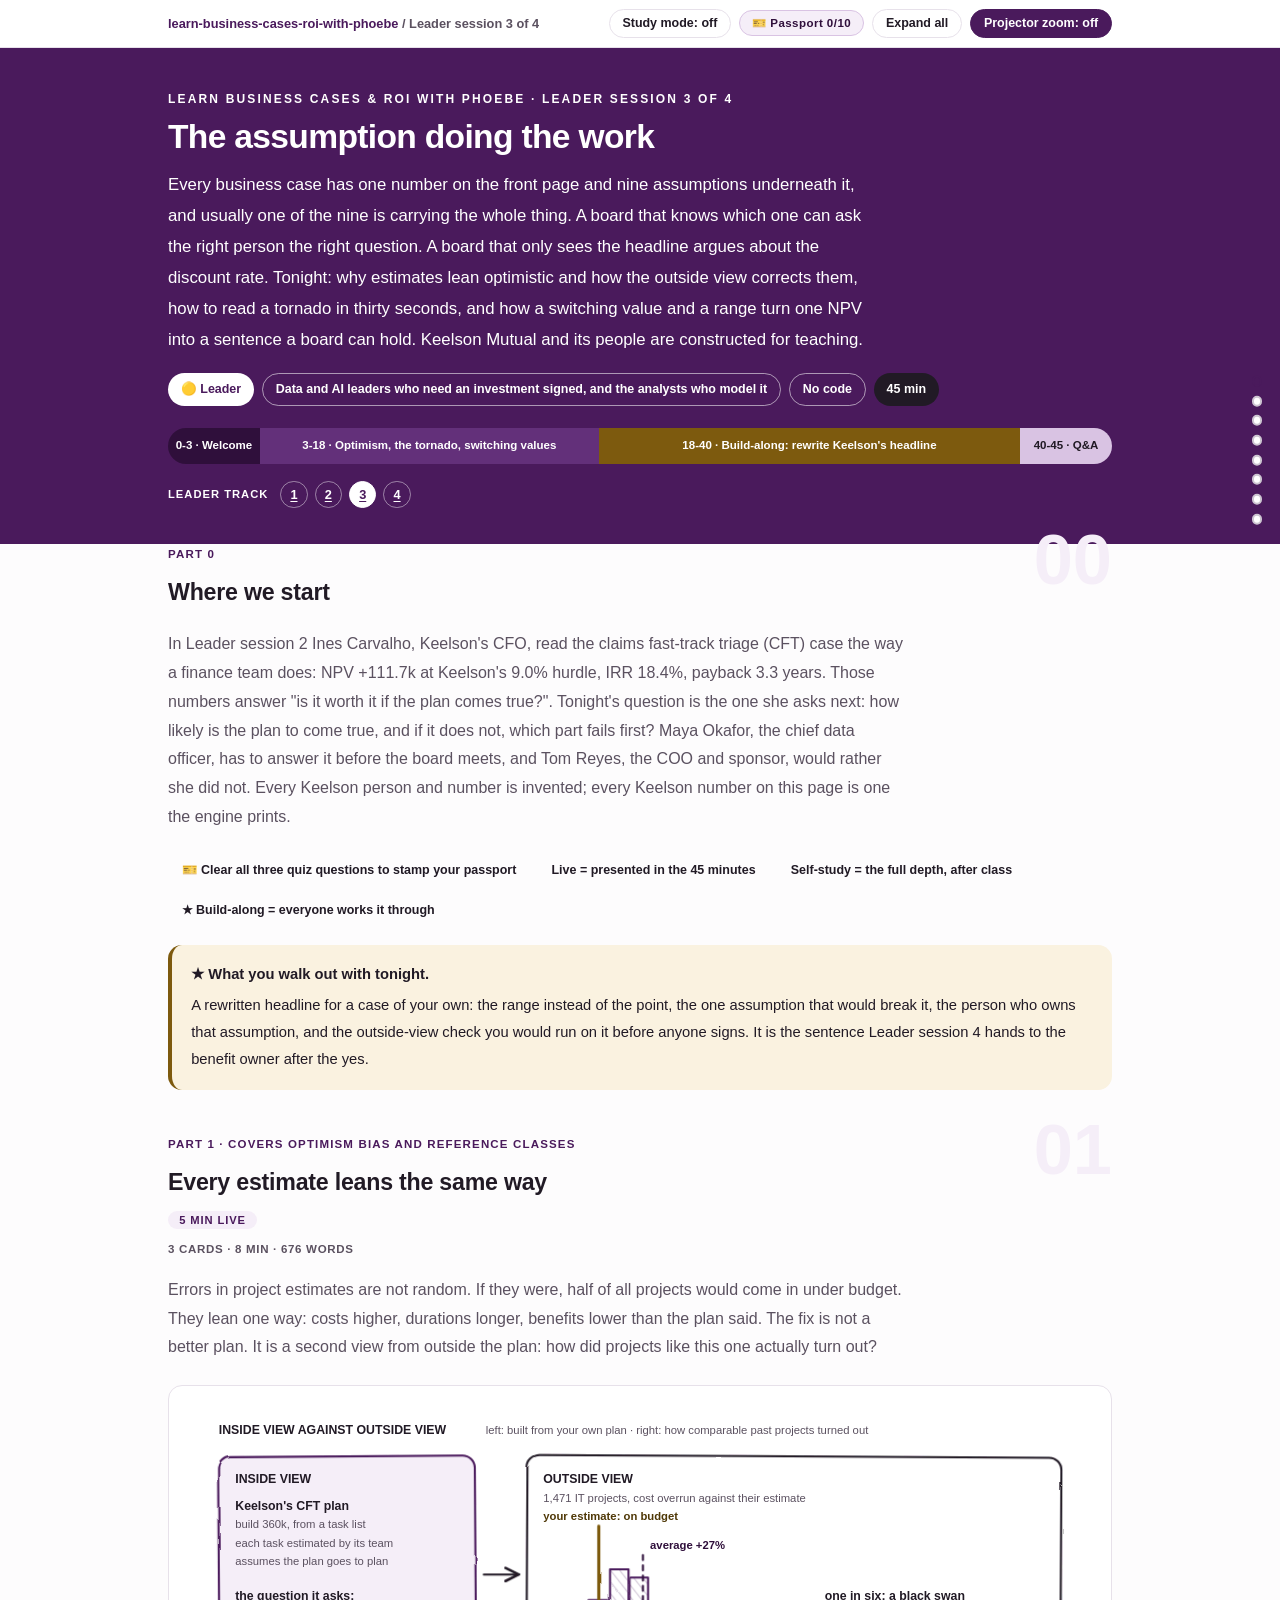
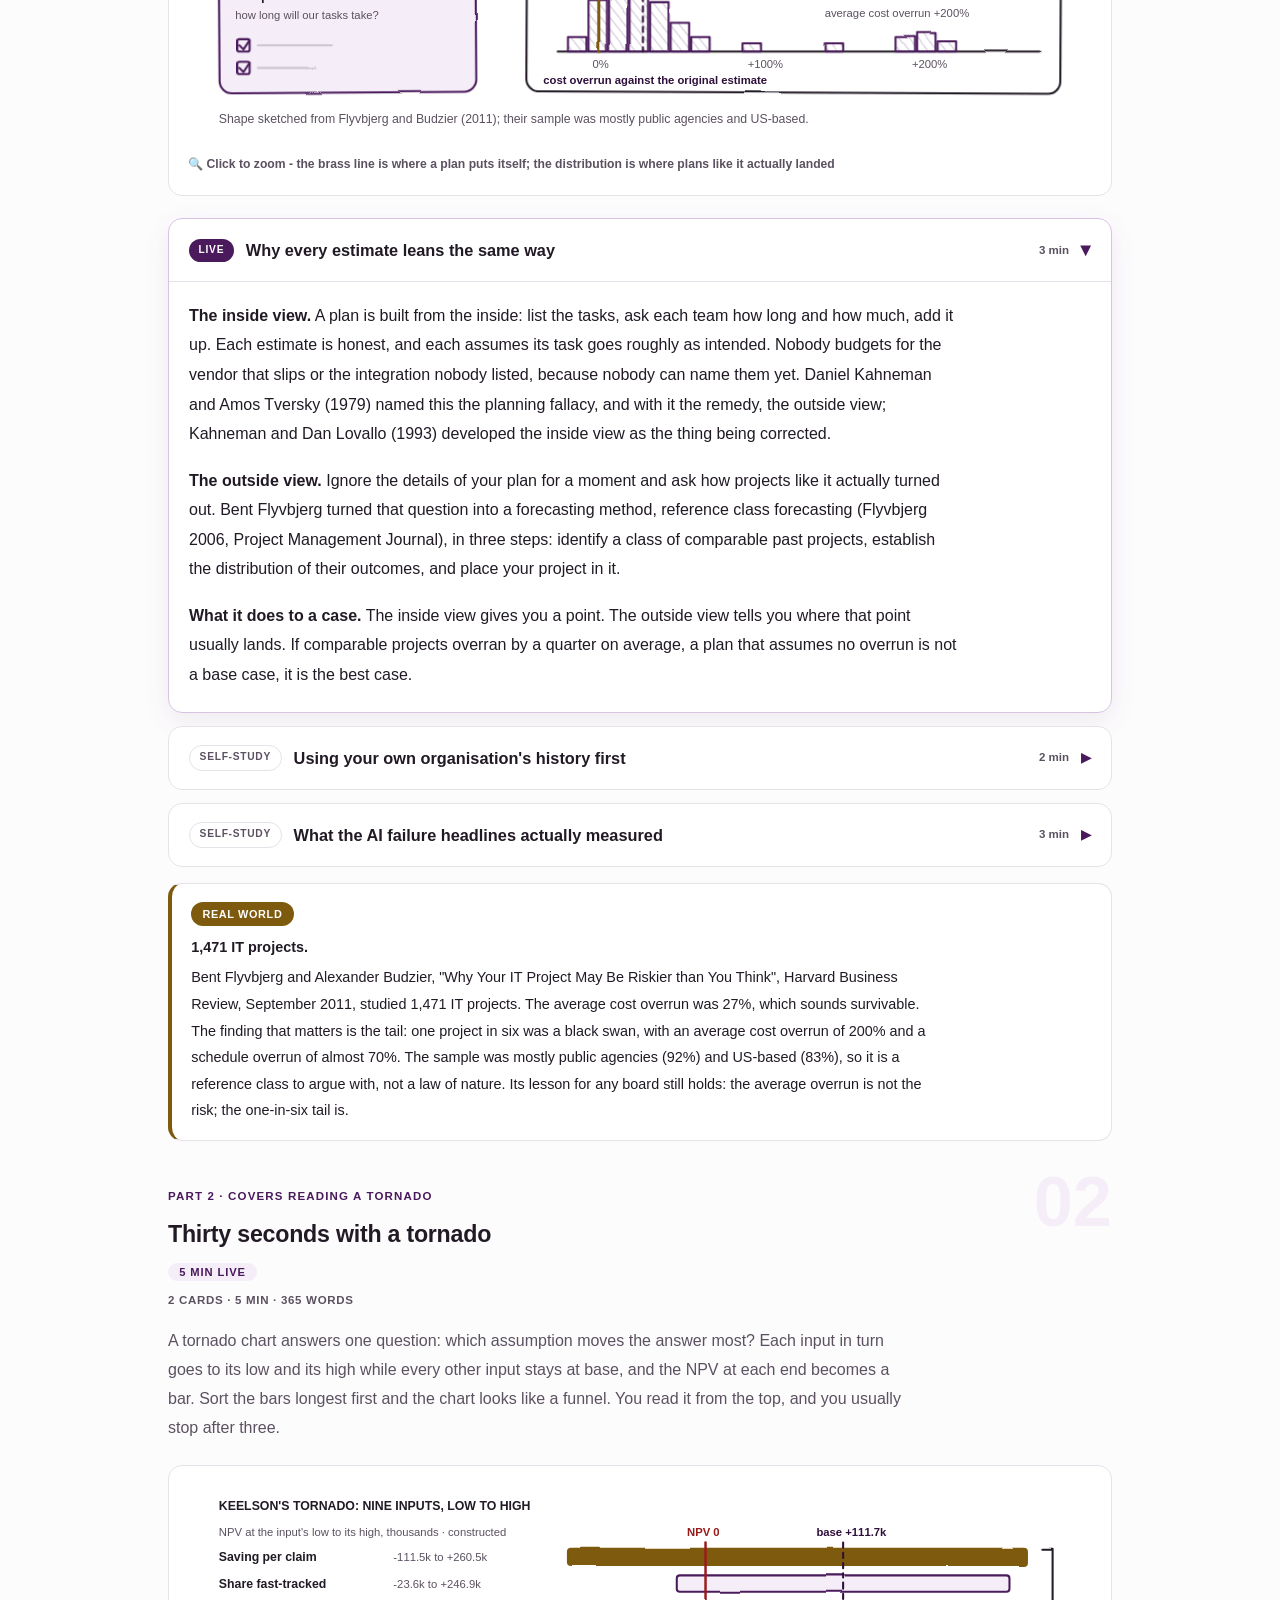
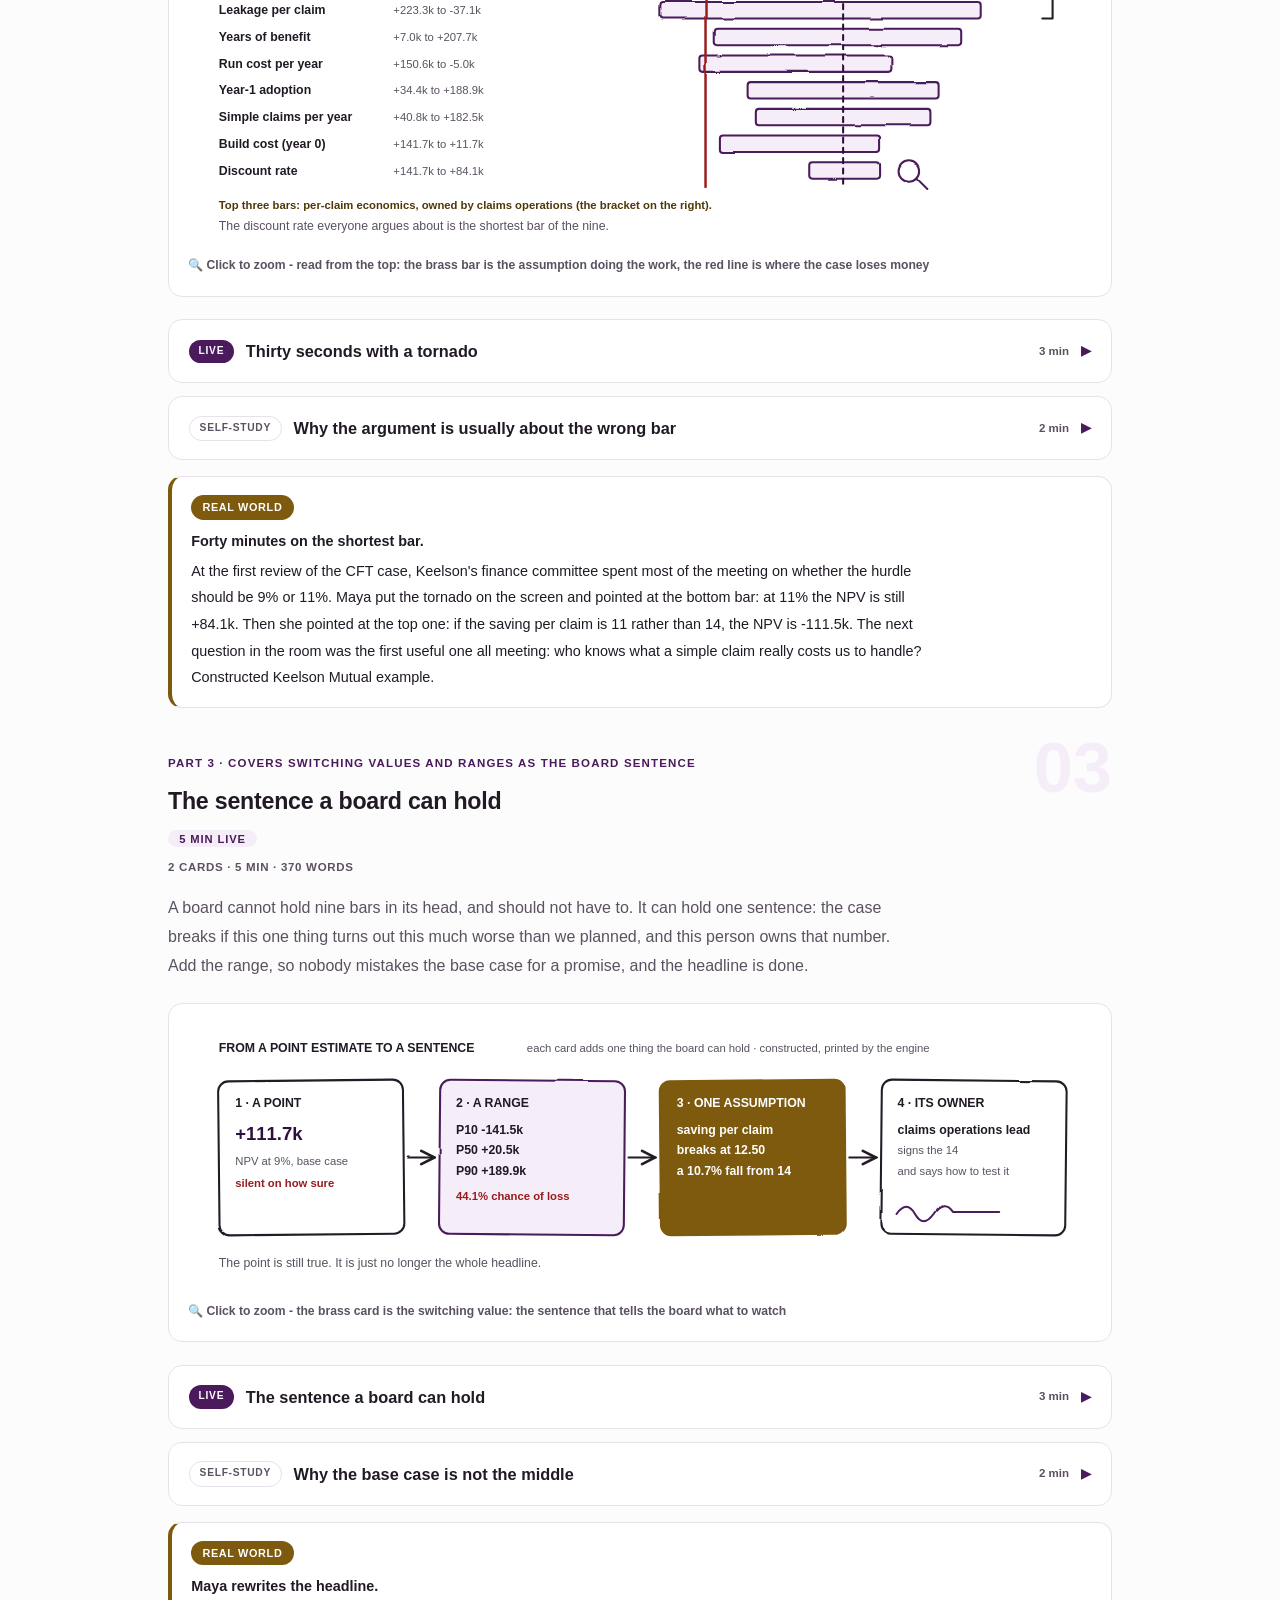
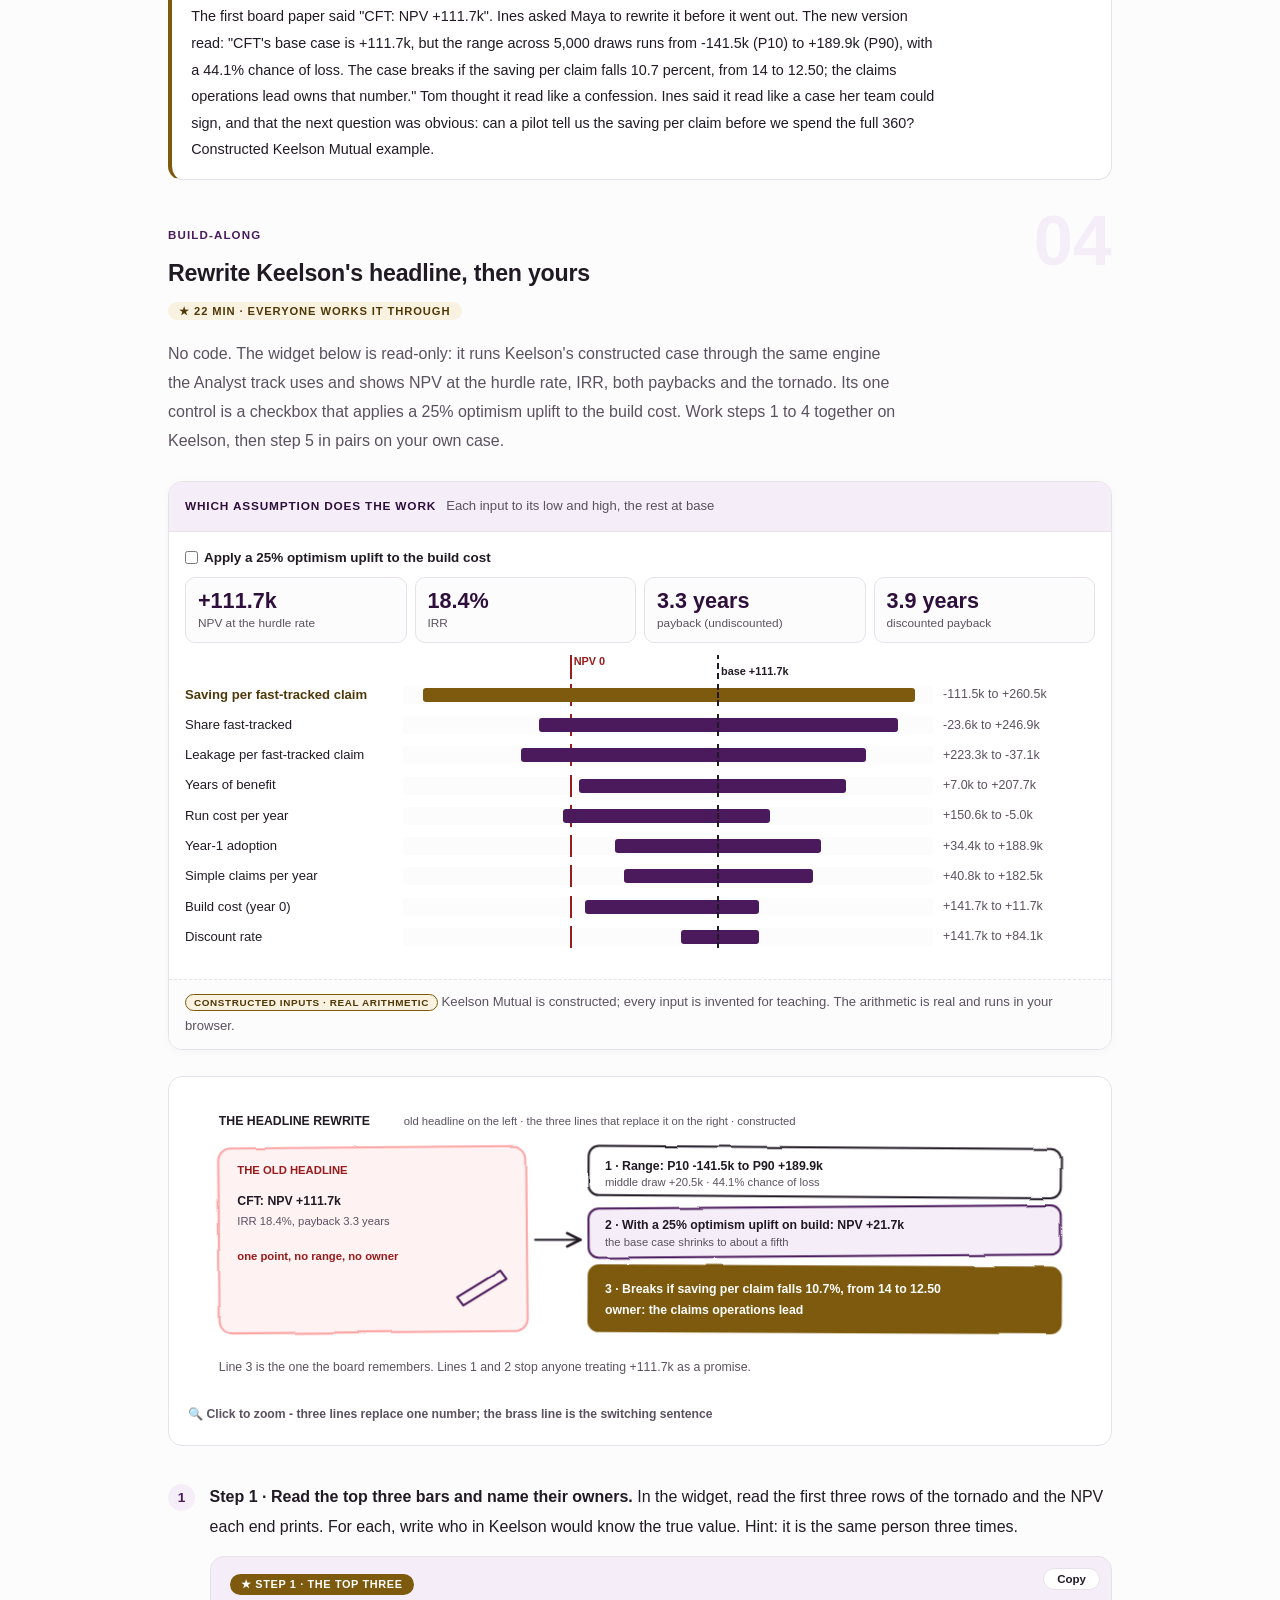
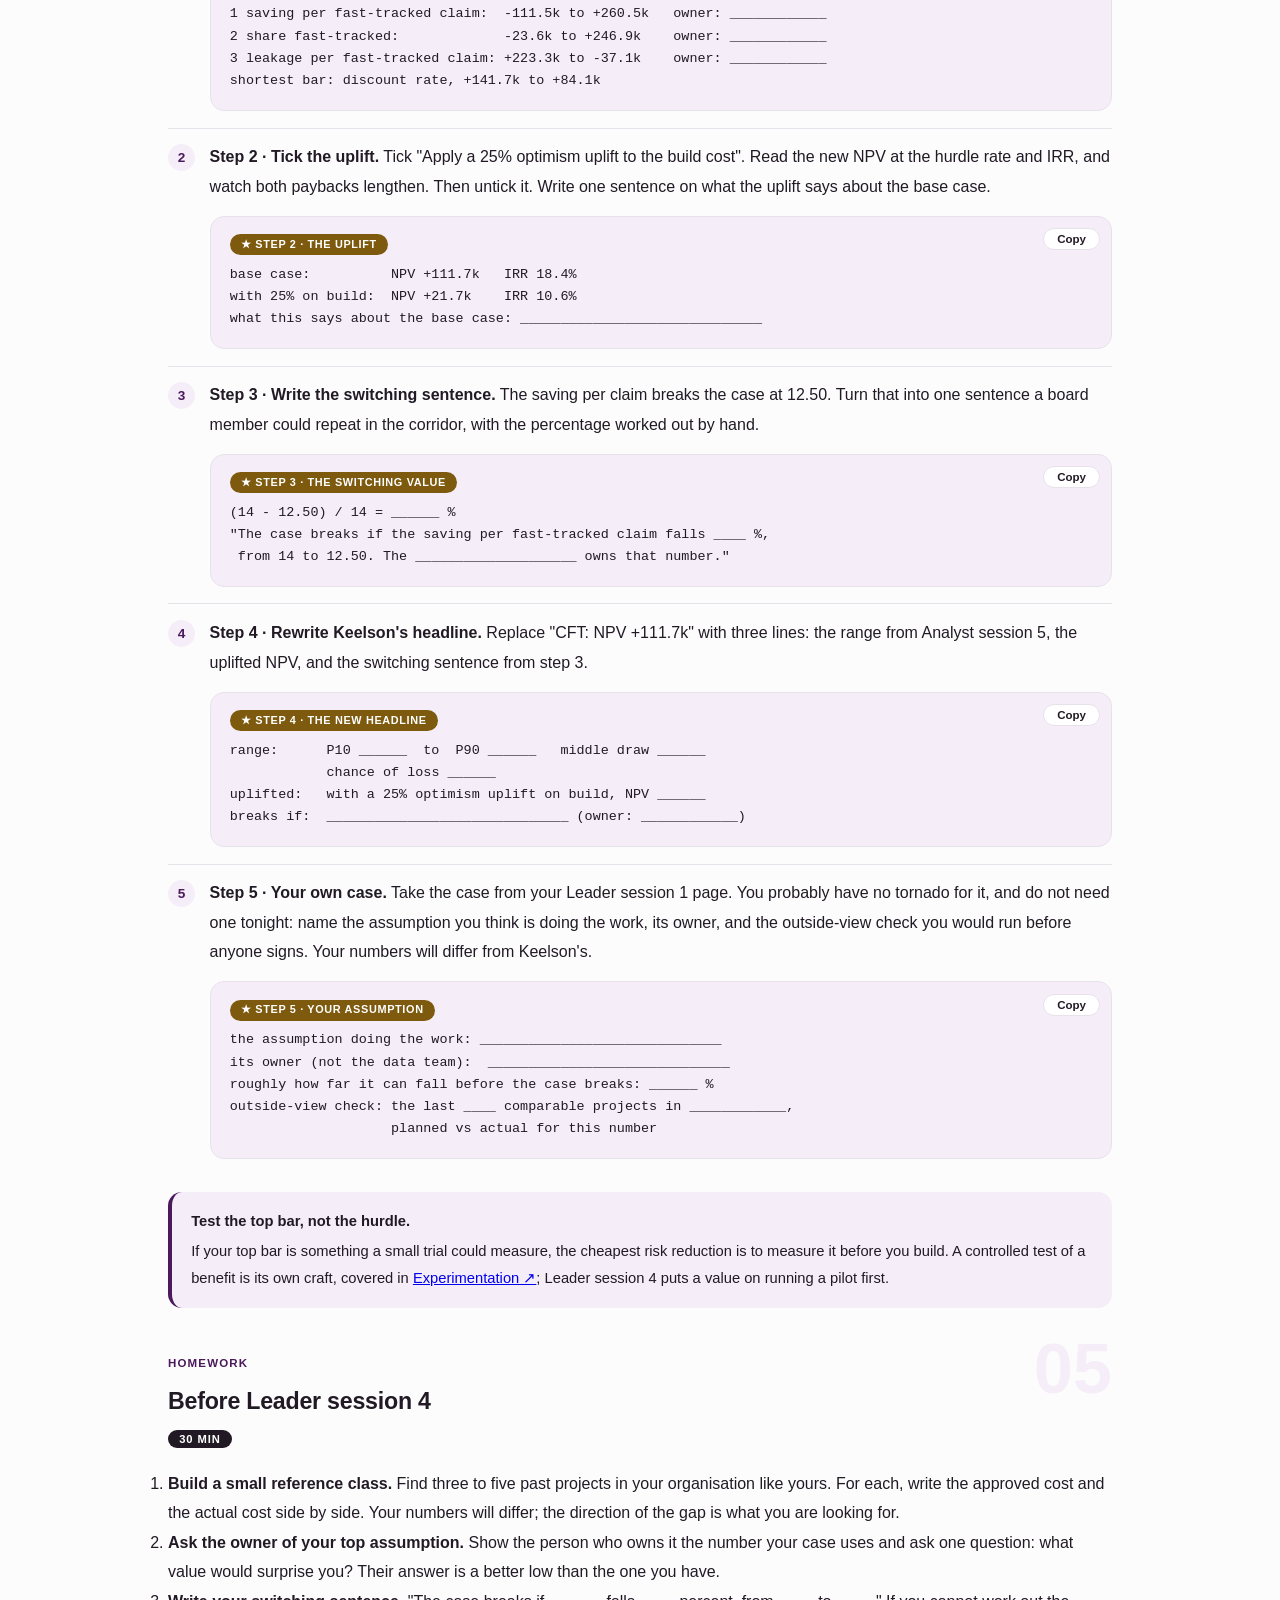
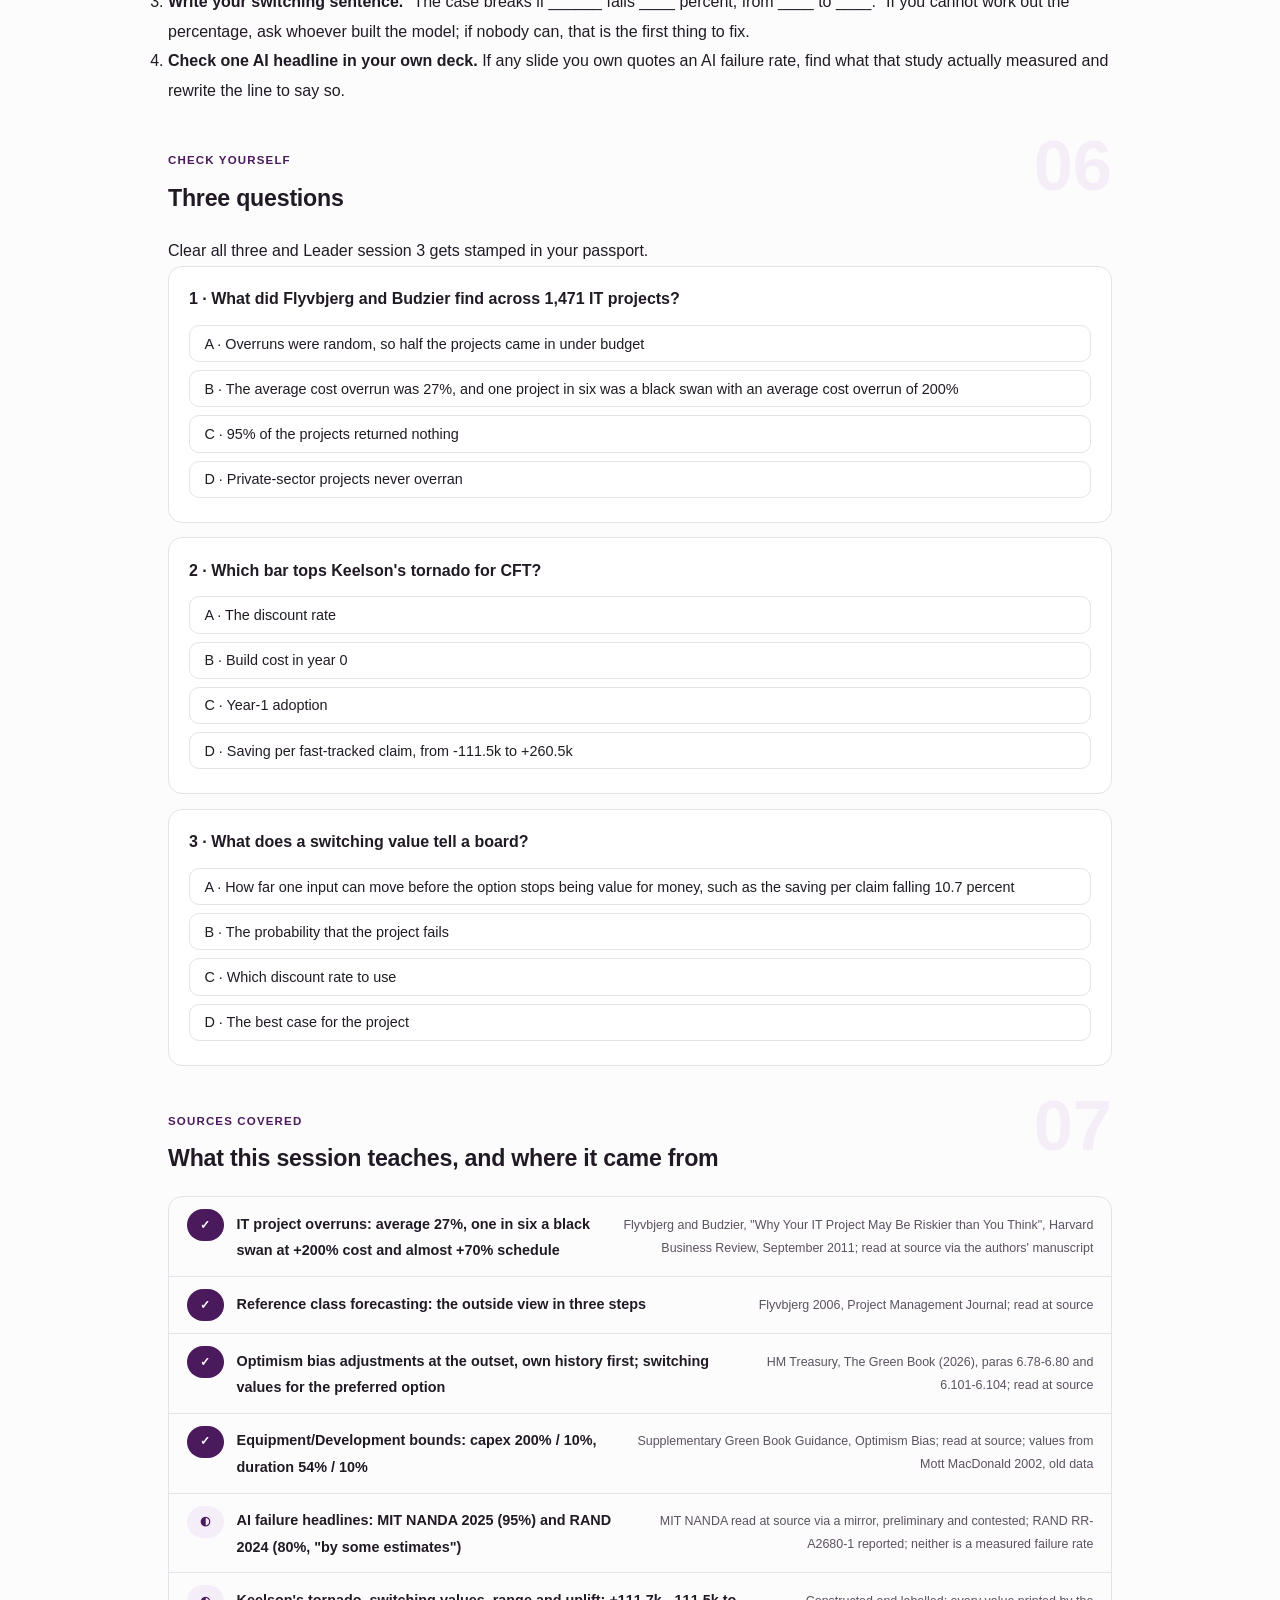
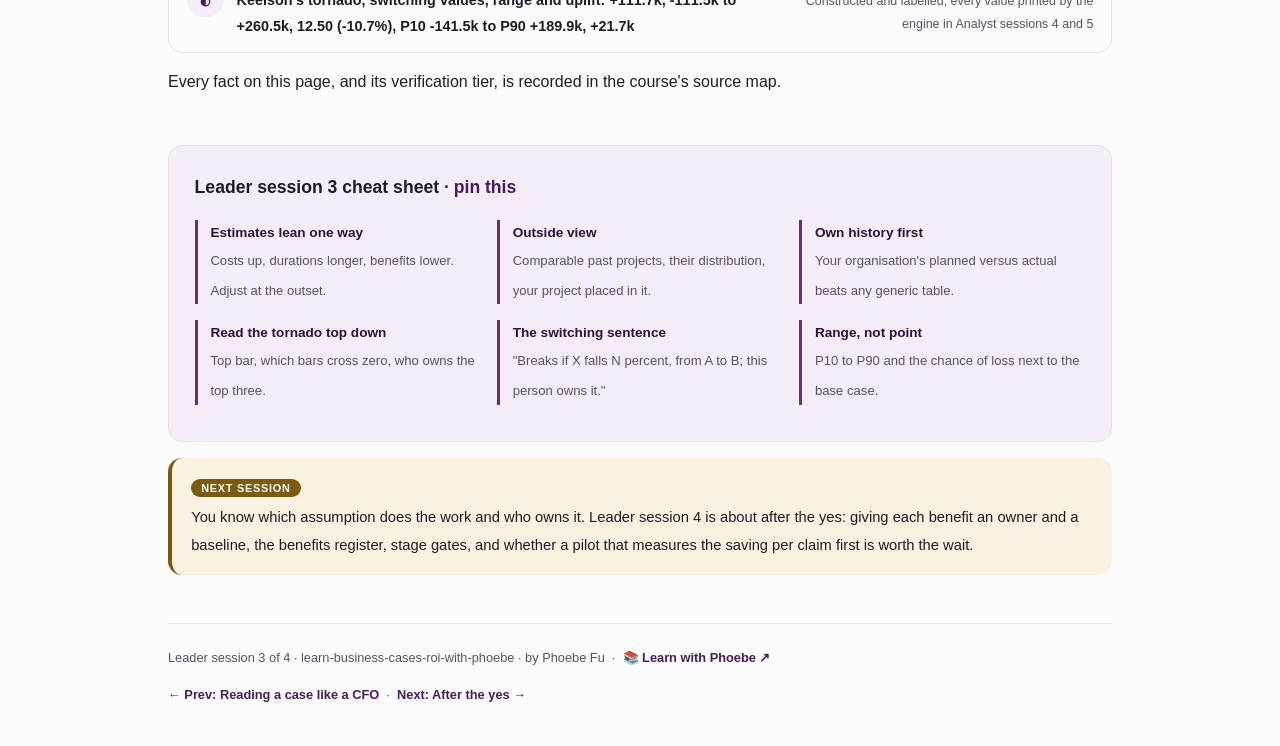
<file: courses/b3-the-assumption-doing-the-work.html>
<!DOCTYPE html>
<html lang="en">
<head>
<meta charset="UTF-8">
<meta name="viewport" content="width=device-width, initial-scale=1.0">
<!-- social:start -->
<meta name="description" content="Leader session 3 of 4. The assumption doing the work: why every estimate leans optimistic and how the outside view corrects it, how to read a tornado in thirty seconds, and how a switching value and a range turn one NPV into a sentence a board can hold. Keelson Mutual, a constructed insurer, rewrites its claims fast-track triage headline.">
<meta property="og:type" content="article">
<meta property="og:site_name" content="Learn with Phoebe">
<meta property="og:title" content="The assumption doing the work - learn business cases and ROI with phoebe">
<meta property="og:description" content="Leader session 3 of 4. Optimism bias and the outside view, reading a tornado, and the switching value as the sentence a board can hold.">
<meta property="og:url" content="https://phoebefu6.github.io/learn-business-cases-roi-with-phoebe/courses/b3-the-assumption-doing-the-work.html">
<meta property="og:image" content="https://phoebefu6.github.io/learn-business-cases-roi-with-phoebe/assets/og-cover.png">
<meta property="og:image:width" content="1200">
<meta property="og:image:height" content="630">
<meta name="twitter:card" content="summary_large_image">
<meta name="twitter:title" content="The assumption doing the work - learn business cases and ROI with phoebe">
<meta name="twitter:description" content="Leader session 3 of 4. Optimism bias, the tornado, the switching value.">
<meta name="twitter:image" content="https://phoebefu6.github.io/learn-business-cases-roi-with-phoebe/assets/og-cover.png">
<!-- social:end -->
<title>Leader session 3 · The assumption doing the work - learn business cases and ROI with phoebe</title>
<link rel="stylesheet" href="../assets/style.css?v=1">
</head>
<body>

<div class="toolbar">
  <div class="wrap">
    <span class="crumb"><a href="../index.html">learn-business-cases-roi-with-phoebe</a> / Leader session 3 of 4</span>
    <button class="btn" id="toggle-all" type="button">Expand all</button>
    <button class="btn primary" id="zoom-toggle" type="button">Projector zoom: off</button>
  </div>
</div>

<header class="masthead">
  <div class="wrap">
    <div class="eyebrow">Learn Business Cases &amp; ROI with Phoebe · Leader session 3 of 4</div>
    <h1>The assumption <span class="accent">doing the work</span></h1>
    <p class="sub">Every business case has one number on the front page and nine assumptions underneath it, and usually one of the nine is carrying the whole thing. A board that knows which one can ask the right person the right question. A board that only sees the headline argues about the discount rate. Tonight: why estimates lean optimistic and how the outside view corrects them, how to read a tornado in thirty seconds, and how a switching value and a range turn one NPV into a sentence a board can hold. Keelson Mutual and its people are constructed for teaching.</p>
    <div class="chip-row">
      <span class="chip level">🟡 Leader</span>
      <span class="chip audience">Data and AI leaders who need an investment signed, and the analysts who model it</span>
      <span class="chip audience">No code</span>
      <span class="chip time">45 min</span>
    </div>
    <div class="agenda">
      <span class="a1" style="flex:1">0-3 · Welcome</span>
      <span class="a2" style="flex:4">3-18 · Optimism, the tornado, switching values</span>
      <span class="a3" style="flex:5">18-40 · Build-along: rewrite Keelson's headline</span>
      <span class="a4" style="flex:1">40-45 · Q&amp;A</span>
    </div>
  </div>
</header>

<main class="wrap">

  <section class="section" id="intro">
    <div class="section-kicker">
      <span class="klabel">Part 0</span>
      <h2>Where we start</h2>
    </div>
    <p class="lede">In Leader session 2 Ines Carvalho, Keelson's CFO, read the claims fast-track triage (CFT) case the way a finance team does: NPV +111.7k at Keelson's 9.0% hurdle, IRR 18.4%, payback 3.3 years. Those numbers answer "is it worth it if the plan comes true?". Tonight's question is the one she asks next: how likely is the plan to come true, and if it does not, which part fails first? Maya Okafor, the chief data officer, has to answer it before the board meets, and Tom Reyes, the COO and sponsor, would rather she did not. Every Keelson person and number is invented; every Keelson number on this page is one the engine prints.</p>

    <div class="legend">
      <span class="pill">🎫 Clear all three quiz questions to stamp your passport</span>
      <span class="pill">Live = presented in the 45 minutes</span>
      <span class="pill">Self-study = the full depth, after class</span>
      <span class="pill">★ Build-along = everyone works it through</span>
    </div>

    <div class="callout win">
      <p><strong>★ What you walk out with tonight.</strong> A rewritten headline for a case of your own: the range instead of the point, the one assumption that would break it, the person who owns that assumption, and the outside-view check you would run on it before anyone signs. It is the sentence Leader session 4 hands to the benefit owner after the yes.</p>
    </div>
  </section>

  <section class="section" id="part-1">
    <div class="section-kicker">
      <span class="klabel">Part 1 · covers optimism bias and reference classes</span>
      <h2>Every estimate leans the same way</h2>
      <span class="tag concept">5 min live</span>
    </div>
    <p class="lede">Errors in project estimates are not random. If they were, half of all projects would come in under budget. They lean one way: costs higher, durations longer, benefits lower than the plan said. The fix is not a better plan. It is a second view from outside the plan: how did projects like this one actually turn out?</p>

    <figure class="zoomable">
      <svg viewBox="0 0 880 330" xmlns="http://www.w3.org/2000/svg" role="img" aria-label="Two hand-drawn panels. Left, the inside view: Keelson's CFT plan, a build of 360 thousand estimated from a task list, which assumes the plan goes to plan. Right, the outside view: a sketched histogram of cost overruns across 1,471 IT projects, bunched near zero with an average of 27 percent and a long tail where one project in six overran by 200 percent on average. Keelson's estimate is a brass line at zero overrun, on the optimistic edge of the distribution.">
        <defs>
          <filter id="b3aSk" x="-3%" y="-3%" width="106%" height="106%"><feTurbulence type="fractalNoise" baseFrequency="0.02" numOctaves="2" seed="31" result="n"/><feDisplacementMap in="SourceGraphic" in2="n" scale="2.4" xChannelSelector="R" yChannelSelector="G"/></filter>
          <pattern id="b3aHc" patternUnits="userSpaceOnUse" width="7" height="7" patternTransform="rotate(-38)"><line x1="0" y1="0" x2="0" y2="7" stroke="#4A1A5C" stroke-width="1" opacity=".5"/></pattern>
          <marker id="b3aAr" viewBox="0 0 10 10" refX="9" refY="5" markerWidth="8" markerHeight="8" orient="auto"><path d="M1 1 L9 5 L1 9" fill="none" stroke="#211A25" stroke-width="1.6" stroke-linecap="round"/></marker>
        </defs>
        <style>
          .b3aH { font: 800 12px Inter, sans-serif; fill: #211A25; }
          .b3aL { font: 600 12px Inter, sans-serif; fill: #211A25; }
          .b3aS { font: 400 11px Inter, sans-serif; fill: #5B5160; }
          .b3aB { font: 800 11px Inter, sans-serif; fill: #4F3807; }
          .b3aA { font: 700 11px Inter, sans-serif; fill: #2F0F3B; }
          .b3aN { font: 400 12px Inter, sans-serif; fill: #5B5160; }
        </style>

        <text class="b3aH" x="30" y="28">INSIDE VIEW AGAINST OUTSIDE VIEW</text>
        <text class="b3aS" x="290" y="28">left: built from your own plan · right: how comparable past projects turned out</text>

        <g filter="url(#b3aSk)" fill="none" stroke="#211A25" stroke-width="2" stroke-linecap="round" stroke-linejoin="round">
          <rect x="30" y="50" width="250" height="230" rx="12" transform="rotate(-0.4 155 165)" fill="#F5EEF8" stroke="#4A1A5C"/>
          <rect x="330" y="50" width="520" height="230" rx="12" transform="rotate(0.3 590 165)" fill="#FFFFFF"/>
          <path d="M288 165 L322 165" marker-end="url(#b3aAr)"/>
          <!-- the distribution of past overruns, shape only -->
          <path d="M360 240 L830 240"/>
          <rect x="370" y="226" width="18" height="14" fill="url(#b3aHc)" stroke="#4A1A5C"/>
          <rect x="390" y="190" width="18" height="50" fill="url(#b3aHc)" stroke="#4A1A5C"/>
          <rect x="410" y="160" width="18" height="80" fill="url(#b3aHc)" stroke="#4A1A5C"/>
          <rect x="430" y="168" width="18" height="72" fill="url(#b3aHc)" stroke="#4A1A5C"/>
          <rect x="450" y="192" width="18" height="48" fill="url(#b3aHc)" stroke="#4A1A5C"/>
          <rect x="470" y="212" width="18" height="28" fill="url(#b3aHc)" stroke="#4A1A5C"/>
          <rect x="490" y="226" width="18" height="14" fill="url(#b3aHc)" stroke="#4A1A5C"/>
          <rect x="540" y="232" width="18" height="8" fill="url(#b3aHc)" stroke="#4A1A5C"/>
          <rect x="620" y="232" width="18" height="8" fill="url(#b3aHc)" stroke="#4A1A5C"/>
          <rect x="690" y="226" width="18" height="14" fill="url(#b3aHc)" stroke="#4A1A5C"/>
          <rect x="710" y="222" width="18" height="18" fill="url(#b3aHc)" stroke="#4A1A5C"/>
          <rect x="730" y="230" width="18" height="10" fill="url(#b3aHc)" stroke="#4A1A5C"/>
          <path d="M443 146 L443 240" stroke="#2F0F3B" stroke-dasharray="5 5"/>
          <path d="M400 118 L400 240" stroke="#7D5A0E" stroke-width="3"/>
          <!-- doodle: a ticked task list inside the plan -->
          <rect x="48" y="228" width="12" height="12" rx="2" stroke="#4A1A5C"/>
          <rect x="48" y="250" width="12" height="12" rx="2" stroke="#4A1A5C"/>
          <path d="M50 234 L54 238 L60 229 M50 256 L54 260 L60 251" stroke="#4A1A5C"/>
          <path d="M68 234 L140 234 M68 256 L124 256" stroke="#CDC5D1"/>
        </g>

        <text class="b3aH" x="46" y="76">INSIDE VIEW</text>
        <text class="b3aL" x="46" y="102">Keelson's CFT plan</text>
        <text class="b3aS" x="46" y="120">build 360k, from a task list</text>
        <text class="b3aS" x="46" y="138">each task estimated by its team</text>
        <text class="b3aS" x="46" y="156">assumes the plan goes to plan</text>
        <text class="b3aL" x="46" y="190">the question it asks:</text>
        <text class="b3aS" x="46" y="208">how long will our tasks take?</text>

        <text class="b3aH" x="346" y="76">OUTSIDE VIEW</text>
        <text class="b3aS" x="346" y="94">1,471 IT projects, cost overrun against their estimate</text>
        <text class="b3aB" x="346" y="112">your estimate: on budget</text>
        <text class="b3aA" x="450" y="140">average +27%</text>
        <text class="b3aL" x="620" y="190">one in six: a black swan</text>
        <text class="b3aS" x="620" y="206">average cost overrun +200%</text>
        <text class="b3aS" x="394" y="256">0%</text>
        <text class="b3aS" x="545" y="256">+100%</text>
        <text class="b3aS" x="705" y="256">+200%</text>
        <text class="b3aA" x="346" y="272">cost overrun against the original estimate</text>

        <text class="b3aN" x="30" y="310">Shape sketched from Flyvbjerg and Budzier (2011); their sample was mostly public agencies and US-based.</text>
      </svg>
      <figcaption>🔍 Click to zoom - the brass line is where a plan puts itself; the distribution is where plans like it actually landed</figcaption>
    </figure>

    <details class="card" open>
      <summary><span class="mode live">Live</span>Why every estimate leans the same way<span class="mini">3 min</span><span class="caret">▶</span></summary>
      <div class="body">
        <p><strong>The inside view.</strong> A plan is built from the inside: list the tasks, ask each team how long and how much, add it up. Each estimate is honest, and each assumes its task goes roughly as intended. Nobody budgets for the vendor that slips or the integration nobody listed, because nobody can name them yet. Daniel Kahneman and Amos Tversky (1979) named this the planning fallacy, and with it the remedy, the outside view; Kahneman and Dan Lovallo (1993) developed the inside view as the thing being corrected.</p>
        <p><strong>The outside view.</strong> Ignore the details of your plan for a moment and ask how projects like it actually turned out. Bent Flyvbjerg turned that question into a forecasting method, reference class forecasting (Flyvbjerg 2006, Project Management Journal), in three steps: identify a class of comparable past projects, establish the distribution of their outcomes, and place your project in it.</p>
        <p><strong>What it does to a case.</strong> The inside view gives you a point. The outside view tells you where that point usually lands. If comparable projects overran by a quarter on average, a plan that assumes no overrun is not a base case, it is the best case.</p>
      </div>
    </details>

    <details class="card">
      <summary><span class="mode self">Self-study</span>Using your own organisation's history first<span class="mini">2 min</span><span class="caret">▶</span></summary>
      <div class="body">
        <p>HM Treasury, The Green Book (2026) says appraisers must account for optimism bias with explicit adjustments at the outset: raise the cost and duration estimates and lower the benefits. It then sets an order of preference. Use your own organisation's historical forecast errors first, because your projects, your vendors and your estimators are the best reference class you will ever have. Fall back on generic values only when you have no history of your own.</p>
        <p>The generic values sit in HM Treasury's Supplementary Green Book Guidance on Optimism Bias. For Equipment/Development projects (equipment, ICT, software and systems development) the capital cost upper bound is 200% and the lower bound 10%; the duration upper bound is 54% and the lower bound 10%. The upper bound is a starting point at outline business case stage, to be reduced as the causes of optimism are mitigated. Two honest caveats: the values come from a Mott MacDonald review published in 2002, so the data is old, and the guidance gives no sound bounds for operating costs or benefit shortfalls; for those it points you to sensitivity analysis and switching values, which is Parts 2 and 3.</p>
        <p>The 25% uplift on build in tonight's widget is a teaching choice for Keelson, well inside that 200% upper bound, not a figure from the guidance. To build your own reference class, pull the last five to ten projects your organisation approved, and for each put the approved cost next to the actual cost. Your numbers will differ, and they will be more persuasive to your CFO than any national table.</p>
      </div>
    </details>

    <details class="card">
      <summary><span class="mode self">Self-study</span>What the AI failure headlines actually measured<span class="mini">3 min</span><span class="caret">▶</span></summary>
      <div class="body">
        <p>Two figures turn up in almost every AI investment debate, and neither is a measured failure rate for AI projects in general. Treat them as contested evidence and know what each one counted.</p>
        <p><strong>MIT NANDA, "The GenAI Divide: State of AI in Business 2025" (July 2025, preliminary).</strong> The headline is that 95% of organisations get zero return. The body measures something narrower: custom enterprise generative AI tools that reached production with sustained profit-and-loss or productivity impact, checked six months after the pilot. The evidence is 52 interviews, 153 conference surveys and more than 300 public initiatives. The report lists its own limits, selection bias and a short window, and critics call the sample small and non-random and the definition of success narrow.</p>
        <p><strong>RAND RR-A2680-1 (August 2024).</strong> The often-quoted "more than 80% of AI projects fail" is, as reported, a figure RAND attributes to "by some estimates": an outside estimate RAND cites rather than one it measured.</p>
        <p><strong>How to use them in a case.</strong> Do not put either number in as your probability of failure. Use them as a prompt to build a real reference class: which of your own organisation's AI pilots reached production, and which still deliver value a year later? If you cannot answer, that gap is itself a finding to put in the case.</p>
      </div>
    </details>

    <div class="callout example">
      <span class="ex-pill">Real world</span>
      <p><strong>1,471 IT projects.</strong> Bent Flyvbjerg and Alexander Budzier, "Why Your IT Project May Be Riskier than You Think", Harvard Business Review, September 2011, studied 1,471 IT projects. The average cost overrun was 27%, which sounds survivable. The finding that matters is the tail: one project in six was a black swan, with an average cost overrun of 200% and a schedule overrun of almost 70%. The sample was mostly public agencies (92%) and US-based (83%), so it is a reference class to argue with, not a law of nature. Its lesson for any board still holds: the average overrun is not the risk; the one-in-six tail is.</p>
    </div>
  </section>

  <section class="section" id="part-2">
    <div class="section-kicker">
      <span class="klabel">Part 2 · covers reading a tornado</span>
      <h2>Thirty seconds with a tornado</h2>
      <span class="tag concept">5 min live</span>
    </div>
    <p class="lede">A tornado chart answers one question: which assumption moves the answer most? Each input in turn goes to its low and its high while every other input stays at base, and the NPV at each end becomes a bar. Sort the bars longest first and the chart looks like a funnel. You read it from the top, and you usually stop after three.</p>

    <figure class="zoomable">
      <svg viewBox="0 0 880 350" xmlns="http://www.w3.org/2000/svg" role="img" aria-label="A hand-drawn tornado of Keelson's CFT NPV, nine bars sorted by swing around a base line at plus 111.7 thousand, with the zero line in red. Saving per claim, the top bar in brass, runs from minus 111.5 to plus 260.5 thousand. Then share fast-tracked, minus 23.6 to plus 246.9; leakage per claim, plus 223.3 to minus 37.1; years of benefit, plus 7.0 to plus 207.7; run cost, plus 150.6 to minus 5.0; year-1 adoption, plus 34.4 to plus 188.9; simple claims, plus 40.8 to plus 182.5; build cost, plus 141.7 to plus 11.7; and the discount rate, the shortest bar, plus 141.7 to plus 84.1. The top three bars are bracketed as per-claim economics owned by claims operations.">
        <defs>
          <filter id="b3bSk" x="-3%" y="-3%" width="106%" height="106%"><feTurbulence type="fractalNoise" baseFrequency="0.02" numOctaves="2" seed="37" result="n"/><feDisplacementMap in="SourceGraphic" in2="n" scale="2.4" xChannelSelector="R" yChannelSelector="G"/></filter>
          <pattern id="b3bHc" patternUnits="userSpaceOnUse" width="7" height="7" patternTransform="rotate(-38)"><line x1="0" y1="0" x2="0" y2="7" stroke="#4A1A5C" stroke-width="1" opacity=".5"/></pattern>
          <marker id="b3bAr" viewBox="0 0 10 10" refX="9" refY="5" markerWidth="8" markerHeight="8" orient="auto"><path d="M1 1 L9 5 L1 9" fill="none" stroke="#211A25" stroke-width="1.6" stroke-linecap="round"/></marker>
        </defs>
        <style>
          .b3bH { font: 800 12px Inter, sans-serif; fill: #211A25; }
          .b3bL { font: 600 12px Inter, sans-serif; fill: #211A25; }
          .b3bS { font: 400 11px Inter, sans-serif; fill: #5B5160; }
          .b3bB { font: 800 11px Inter, sans-serif; fill: #4F3807; }
          .b3bA { font: 700 11px Inter, sans-serif; fill: #2F0F3B; }
          .b3bR { font: 700 11px Inter, sans-serif; fill: #991B1B; }
          .b3bN { font: 400 12px Inter, sans-serif; fill: #5B5160; }
        </style>

        <text class="b3bH" x="30" y="24">KEELSON'S TORNADO: NINE INPUTS, LOW TO HIGH</text>
        <text class="b3bR" x="486" y="50">NPV 0</text>
        <text class="b3bA" x="612" y="50">base +111.7k</text>
        <text class="b3bS" x="30" y="50">NPV at the input's low to its high, thousands · constructed</text>

        <g filter="url(#b3bSk)" fill="none" stroke="#211A25" stroke-width="2" stroke-linecap="round" stroke-linejoin="round">
          <rect x="370" y="62" width="447" height="16" rx="3" fill="#7D5A0E" stroke="#7D5A0E"/>
          <rect x="476" y="88" width="324" height="16" rx="3" fill="#F5EEF8" stroke="#4A1A5C"/>
          <rect x="460" y="114" width="312" height="16" rx="3" fill="#F5EEF8" stroke="#4A1A5C"/>
          <rect x="512" y="140" width="241" height="16" rx="3" fill="#F5EEF8" stroke="#4A1A5C"/>
          <rect x="498" y="166" width="187" height="16" rx="3" fill="#F5EEF8" stroke="#4A1A5C"/>
          <rect x="545" y="192" width="186" height="16" rx="3" fill="#F5EEF8" stroke="#4A1A5C"/>
          <rect x="553" y="218" width="170" height="16" rx="3" fill="#F5EEF8" stroke="#4A1A5C"/>
          <rect x="518" y="244" width="156" height="16" rx="3" fill="#F5EEF8" stroke="#4A1A5C"/>
          <rect x="605" y="270" width="69" height="16" rx="3" fill="#F5EEF8" stroke="#4A1A5C"/>
          <path d="M504 56 L504 294" stroke="#991B1B" stroke-width="2.4"/>
          <path d="M638 56 L638 294" stroke="#2F0F3B" stroke-dasharray="5 5"/>
          <path d="M832 62 L842 62 L842 130 L832 130"/>
          <!-- doodle: a magnifying glass on the short bar -->
          <circle cx="702" cy="278" r="10" stroke="#4A1A5C"/>
          <path d="M709 285 L720 296" stroke="#4A1A5C"/>
        </g>

        <text class="b3bL" x="30" y="74">Saving per claim</text>
        <text class="b3bS" x="200" y="74">-111.5k to +260.5k</text>
        <text class="b3bL" x="30" y="100">Share fast-tracked</text>
        <text class="b3bS" x="200" y="100">-23.6k to +246.9k</text>
        <text class="b3bL" x="30" y="126">Leakage per claim</text>
        <text class="b3bS" x="200" y="126">+223.3k to -37.1k</text>
        <text class="b3bL" x="30" y="152">Years of benefit</text>
        <text class="b3bS" x="200" y="152">+7.0k to +207.7k</text>
        <text class="b3bL" x="30" y="178">Run cost per year</text>
        <text class="b3bS" x="200" y="178">+150.6k to -5.0k</text>
        <text class="b3bL" x="30" y="204">Year-1 adoption</text>
        <text class="b3bS" x="200" y="204">+34.4k to +188.9k</text>
        <text class="b3bL" x="30" y="230">Simple claims per year</text>
        <text class="b3bS" x="200" y="230">+40.8k to +182.5k</text>
        <text class="b3bL" x="30" y="256">Build cost (year 0)</text>
        <text class="b3bS" x="200" y="256">+141.7k to +11.7k</text>
        <text class="b3bL" x="30" y="282">Discount rate</text>
        <text class="b3bS" x="200" y="282">+141.7k to +84.1k</text>

        <text class="b3bB" x="30" y="316">Top three bars: per-claim economics, owned by claims operations (the bracket on the right).</text>
        <text class="b3bN" x="30" y="336">The discount rate everyone argues about is the shortest bar of the nine.</text>
      </svg>
      <figcaption>🔍 Click to zoom - read from the top: the brass bar is the assumption doing the work, the red line is where the case loses money</figcaption>
    </figure>

    <details class="card">
      <summary><span class="mode live">Live</span>Thirty seconds with a tornado<span class="mini">3 min</span><span class="caret">▶</span></summary>
      <div class="body">
        <p><strong>Ten seconds: the top bar.</strong> Saving per fast-tracked claim, from -111.5k at its low of 11 to +260.5k at its high of 16. It is the longest bar, and its low end sits furthest below the red line. That is the assumption doing the work.</p>
        <p><strong>Ten seconds: which bars cross zero.</strong> A bar that crosses the red line means that input alone, at the edge of its range, can make the case lose money. At Keelson four of the nine do: saving per claim, share fast-tracked, leakage per claim and, only just, run cost. The other five stay positive whatever happens to them on their own.</p>
        <p><strong>Ten seconds: who owns the top three.</strong> Saving per claim, share fast-tracked and leakage per claim are all per-claim economics, and none of them is the data team's number. They belong to the claims operations lead, who knows what a claim costs to handle, how many are genuinely simple and how often an unchecked claim is overpaid. The tornado has just told Maya whose signature the case needs.</p>
      </div>
    </details>

    <details class="card">
      <summary><span class="mode self">Self-study</span>Why the argument is usually about the wrong bar<span class="mini">2 min</span><span class="caret">▶</span></summary>
      <div class="body">
        <p>Finance teams love to argue about the discount rate: is the hurdle 7%, 9% or 11%? At Keelson that whole argument moves the NPV from +141.7k to +84.1k, and the case stays positive at both ends. It is the shortest bar on the chart. Meanwhile the saving per claim, an operational fact somebody could go and measure, swings it by 372 thousand across its range of 11 to 16. The discount rate gets the airtime because it is the one number finance owns and can debate from a desk.</p>
        <p>Two cautions keep the chart honest. First, each bar moves one input while holding the rest at base, so it hides interactions: a low share fast-tracked and a low saving together are worse than either bar shows, and Analyst session 5 handles that by drawing all inputs at once. Second, a bar is only as long as the range somebody gave for it. A narrow range set by the sponsor makes an input look safe. Ask who set each low and high before you trust the order. The analyst's version of this chart, with the full method, is in <a href="a4-swing-every-assumption.html">Analyst session 4</a>.</p>
      </div>
    </details>

    <div class="callout example">
      <span class="ex-pill">Real world</span>
      <p><strong>Forty minutes on the shortest bar.</strong> At the first review of the CFT case, Keelson's finance committee spent most of the meeting on whether the hurdle should be 9% or 11%. Maya put the tornado on the screen and pointed at the bottom bar: at 11% the NPV is still +84.1k. Then she pointed at the top one: if the saving per claim is 11 rather than 14, the NPV is -111.5k. The next question in the room was the first useful one all meeting: who knows what a simple claim really costs us to handle? Constructed Keelson Mutual example.</p>
    </div>
  </section>

  <section class="section" id="part-3">
    <div class="section-kicker">
      <span class="klabel">Part 3 · covers switching values and ranges as the board sentence</span>
      <h2>The sentence a board can hold</h2>
      <span class="tag concept">5 min live</span>
    </div>
    <p class="lede">A board cannot hold nine bars in its head, and should not have to. It can hold one sentence: the case breaks if this one thing turns out this much worse than we planned, and this person owns that number. Add the range, so nobody mistakes the base case for a promise, and the headline is done.</p>

    <figure class="zoomable">
      <svg viewBox="0 0 880 260" xmlns="http://www.w3.org/2000/svg" role="img" aria-label="Four hand-drawn cards left to right with arrows between them. Card 1, a point: NPV plus 111.7 thousand at 9 percent, silent on how sure. Card 2, a range: P10 minus 141.5, P50 plus 20.5, P90 plus 189.9 thousand, a 44.1 percent chance of loss. Card 3, filled in brass, the one assumption: the saving per claim breaks the case at 12.50, a 10.7 percent fall from 14. Card 4, its owner: the claims operations lead, who signs the 14 and tests it.">
        <defs>
          <filter id="b3cSk" x="-3%" y="-3%" width="106%" height="106%"><feTurbulence type="fractalNoise" baseFrequency="0.02" numOctaves="2" seed="41" result="n"/><feDisplacementMap in="SourceGraphic" in2="n" scale="2.4" xChannelSelector="R" yChannelSelector="G"/></filter>
          <pattern id="b3cHc" patternUnits="userSpaceOnUse" width="7" height="7" patternTransform="rotate(-38)"><line x1="0" y1="0" x2="0" y2="7" stroke="#4A1A5C" stroke-width="1" opacity=".5"/></pattern>
          <marker id="b3cAr" viewBox="0 0 10 10" refX="9" refY="5" markerWidth="8" markerHeight="8" orient="auto"><path d="M1 1 L9 5 L1 9" fill="none" stroke="#211A25" stroke-width="1.6" stroke-linecap="round"/></marker>
        </defs>
        <style>
          .b3cH { font: 800 12px Inter, sans-serif; fill: #211A25; }
          .b3cL { font: 600 12px Inter, sans-serif; fill: #211A25; }
          .b3cS { font: 400 11px Inter, sans-serif; fill: #5B5160; }
          .b3cV { font: 800 18px Inter, sans-serif; fill: #2F0F3B; }
          .b3cR { font: 700 11px Inter, sans-serif; fill: #991B1B; }
          .b3cW { font: 800 12px Inter, sans-serif; fill: #FFFFFF; }
          .b3cN { font: 400 12px Inter, sans-serif; fill: #5B5160; }
        </style>

        <text class="b3cH" x="30" y="28">FROM A POINT ESTIMATE TO A SENTENCE</text>
        <text class="b3cS" x="330" y="28">each card adds one thing the board can hold · constructed, printed by the engine</text>

        <g filter="url(#b3cSk)" fill="none" stroke="#211A25" stroke-width="2" stroke-linecap="round" stroke-linejoin="round">
          <rect x="30" y="56" width="180" height="150" rx="10" transform="rotate(-0.6 120 131)" fill="#FFFFFF"/>
          <rect x="245" y="56" width="180" height="150" rx="10" transform="rotate(0.5 335 131)" fill="#F5EEF8" stroke="#4A1A5C"/>
          <rect x="460" y="56" width="180" height="150" rx="10" transform="rotate(-0.5 550 131)" fill="#7D5A0E" stroke="#7D5A0E"/>
          <rect x="675" y="56" width="180" height="150" rx="10" transform="rotate(0.6 765 131)" fill="#FFFFFF"/>
          <path d="M214 131 L240 131" marker-end="url(#b3cAr)"/>
          <path d="M429 131 L455 131" marker-end="url(#b3cAr)"/>
          <path d="M644 131 L670 131" marker-end="url(#b3cAr)"/>
          <!-- doodle: a signature squiggle on the owner card -->
          <path d="M690 186 Q700 172 708 186 T726 186 T744 184 L790 184" stroke="#4A1A5C"/>
        </g>

        <text class="b3cH" x="46" y="82">1 · A POINT</text>
        <text class="b3cV" x="46" y="114">+111.7k</text>
        <text class="b3cS" x="46" y="138">NPV at 9%, base case</text>
        <text class="b3cR" x="46" y="160">silent on how sure</text>

        <text class="b3cH" x="261" y="82">2 · A RANGE</text>
        <text class="b3cL" x="261" y="108">P10 -141.5k</text>
        <text class="b3cL" x="261" y="128">P50 +20.5k</text>
        <text class="b3cL" x="261" y="148">P90 +189.9k</text>
        <text class="b3cR" x="261" y="172">44.1% chance of loss</text>

        <text class="b3cW" x="476" y="82">3 · ONE ASSUMPTION</text>
        <text class="b3cW" x="476" y="108">saving per claim</text>
        <text class="b3cW" x="476" y="128">breaks at 12.50</text>
        <text class="b3cW" x="476" y="148">a 10.7% fall from 14</text>

        <text class="b3cH" x="691" y="82">4 · ITS OWNER</text>
        <text class="b3cL" x="691" y="108">claims operations lead</text>
        <text class="b3cS" x="691" y="128">signs the 14</text>
        <text class="b3cS" x="691" y="148">and says how to test it</text>

        <text class="b3cN" x="30" y="238">The point is still true. It is just no longer the whole headline.</text>
      </svg>
      <figcaption>🔍 Click to zoom - the brass card is the switching value: the sentence that tells the board what to watch</figcaption>
    </figure>

    <details class="card">
      <summary><span class="mode live">Live</span>The sentence a board can hold<span class="mini">3 min</span><span class="caret">▶</span></summary>
      <div class="body">
        <p><strong>The switching value.</strong> HM Treasury, The Green Book (2026) defines it as the value a key variable would need to change to for the option to stop being value for money, and asks for it, at a minimum, for the preferred option. In private-sector words: how far can this input move before the NPV hits zero?</p>
        <p><strong>Keelson's sentence.</strong> "The case breaks if the saving per fast-tracked claim falls 10.7 percent, from 14 to 12.50." Check the percentage by hand: (14 - 12.50) / 14 = 1.50 / 14 = 0.107, so 10.7%. Two other inputs break the case at a 15.0% fall: simple claims per year and the share fast-tracked. All three are within 20% of base, and all three are per-claim economics.</p>
        <p><strong>Why it beats the tornado for a board.</strong> A tornado shows what happens at the edges of ranges somebody chose. A switching value needs no range at all: it tells the board the distance to the cliff, and leaves the owner of the input to say whether a 10.7% miss is likely. That is a question a claims operations lead can answer from experience.</p>
      </div>
    </details>

    <details class="card">
      <summary><span class="mode self">Self-study</span>Why the base case is not the middle<span class="mini">2 min</span><span class="caret">▶</span></summary>
      <div class="body">
        <p>Analyst session 5 draws every input at once, 5,000 seeded draws, each from a low, base and high triangle. The result for CFT: P10 -141.5k, P50 +20.5k, P90 +189.9k, and a 44.1% chance that the NPV is below zero. The base case, +111.7k, sits well above the middle draw. That is not a bug. The ranges are skewed against the plan: build cost can rise further than it can fall (330 to 460 around 360), leakage can rise further than it can fall, and the saving per claim is capped close to its base. When most of the surprises available are bad ones, the plan sits near the good end of what can happen.</p>
        <p>This is optimism bias seen from the other side. The Green Book's answer is an explicit uplift; Keelson's widget lets you apply a 25% uplift on build, which brings the NPV down to +21.7k, close to the middle draw. The honest headline carries both: the base case, so the reader knows what the plan assumes, and the range, so the reader knows the plan is not the median outcome.</p>
      </div>
    </details>

    <div class="callout example">
      <span class="ex-pill">Real world</span>
      <p><strong>Maya rewrites the headline.</strong> The first board paper said "CFT: NPV +111.7k". Ines asked Maya to rewrite it before it went out. The new version read: "CFT's base case is +111.7k, but the range across 5,000 draws runs from -141.5k (P10) to +189.9k (P90), with a 44.1% chance of loss. The case breaks if the saving per claim falls 10.7 percent, from 14 to 12.50; the claims operations lead owns that number." Tom thought it read like a confession. Ines said it read like a case her team could sign, and that the next question was obvious: can a pilot tell us the saving per claim before we spend the full 360? Constructed Keelson Mutual example.</p>
    </div>
  </section>

  <section class="section" id="demo-1">
    <div class="section-kicker">
      <span class="klabel">Build-along</span>
      <h2>Rewrite Keelson's headline, then yours</h2>
      <span class="tag demo">★ 22 min · everyone works it through</span>
    </div>
    <p class="lede">No code. The widget below is read-only: it runs Keelson's constructed case through the same engine the Analyst track uses and shows NPV at the hurdle rate, IRR, both paybacks and the tornado. Its one control is a checkbox that applies a 25% optimism uplift to the build cost. Work steps 1 to 4 together on Keelson, then step 5 in pairs on your own case.</p>

    <div class="bcr-widget" data-mode="tornado" data-switch="off"></div>

    <figure class="zoomable">
      <svg viewBox="0 0 880 290" xmlns="http://www.w3.org/2000/svg" role="img" aria-label="A hand-drawn map of the headline rewrite. On the left, in a red panel, the old headline: CFT NPV plus 111.7 thousand, IRR 18.4 percent, payback 3.3 years; one point, no range, no owner. An arrow leads to three stacked lines on the right. Line 1: the range, P10 minus 141.5 to P90 plus 189.9 thousand, middle draw plus 20.5, 44.1 percent chance of loss. Line 2: with a 25 percent optimism uplift on build, NPV plus 21.7 thousand. Line 3, filled in brass: breaks if the saving per claim falls 10.7 percent, from 14 to 12.50, owned by the claims operations lead.">
        <defs>
          <filter id="b3dSk" x="-3%" y="-3%" width="106%" height="106%"><feTurbulence type="fractalNoise" baseFrequency="0.02" numOctaves="2" seed="43" result="n"/><feDisplacementMap in="SourceGraphic" in2="n" scale="2.4" xChannelSelector="R" yChannelSelector="G"/></filter>
          <pattern id="b3dHc" patternUnits="userSpaceOnUse" width="7" height="7" patternTransform="rotate(-38)"><line x1="0" y1="0" x2="0" y2="7" stroke="#4A1A5C" stroke-width="1" opacity=".5"/></pattern>
          <marker id="b3dAr" viewBox="0 0 10 10" refX="9" refY="5" markerWidth="8" markerHeight="8" orient="auto"><path d="M1 1 L9 5 L1 9" fill="none" stroke="#211A25" stroke-width="1.6" stroke-linecap="round"/></marker>
        </defs>
        <style>
          .b3dH { font: 800 12px Inter, sans-serif; fill: #211A25; }
          .b3dL { font: 600 12px Inter, sans-serif; fill: #211A25; }
          .b3dS { font: 400 11px Inter, sans-serif; fill: #5B5160; }
          .b3dR { font: 700 11px Inter, sans-serif; fill: #991B1B; }
          .b3dW { font: 800 12px Inter, sans-serif; fill: #FFFFFF; }
          .b3dN { font: 400 12px Inter, sans-serif; fill: #5B5160; }
        </style>

        <text class="b3dH" x="30" y="28">THE HEADLINE REWRITE</text>
        <text class="b3dS" x="210" y="28">old headline on the left · the three lines that replace it on the right · constructed</text>

        <g filter="url(#b3dSk)" fill="none" stroke="#211A25" stroke-width="2" stroke-linecap="round" stroke-linejoin="round">
          <rect x="30" y="50" width="300" height="180" rx="12" transform="rotate(-0.5 180 140)" fill="#FEF2F2" stroke="#FCA5A5"/>
          <rect x="390" y="50" width="460" height="48" rx="10" transform="rotate(0.4 620 74)" fill="#FFFFFF"/>
          <rect x="390" y="108" width="460" height="48" rx="10" transform="rotate(-0.4 620 132)" fill="#F5EEF8" stroke="#4A1A5C"/>
          <rect x="390" y="166" width="460" height="64" rx="10" transform="rotate(0.3 620 198)" fill="#7D5A0E" stroke="#7D5A0E"/>
          <path d="M338 140 L382 140" marker-end="url(#b3dAr)"/>
          <!-- doodle: a pencil on the old headline -->
          <path d="M262 196 L304 170 L310 178 L268 204 Z" stroke="#4A1A5C"/>
        </g>

        <text class="b3dR" x="48" y="76">THE OLD HEADLINE</text>
        <text class="b3dL" x="48" y="106">CFT: NPV +111.7k</text>
        <text class="b3dS" x="48" y="126">IRR 18.4%, payback 3.3 years</text>
        <text class="b3dR" x="48" y="160">one point, no range, no owner</text>

        <text class="b3dL" x="406" y="72">1 · Range: P10 -141.5k to P90 +189.9k</text>
        <text class="b3dS" x="406" y="88">middle draw +20.5k · 44.1% chance of loss</text>
        <text class="b3dL" x="406" y="130">2 · With a 25% optimism uplift on build: NPV +21.7k</text>
        <text class="b3dS" x="406" y="146">the base case shrinks to about a fifth</text>
        <text class="b3dW" x="406" y="192">3 · Breaks if saving per claim falls 10.7%, from 14 to 12.50</text>
        <text class="b3dW" x="406" y="212">owner: the claims operations lead</text>

        <text class="b3dN" x="30" y="268">Line 3 is the one the board remembers. Lines 1 and 2 stop anyone treating +111.7k as a promise.</text>
      </svg>
      <figcaption>🔍 Click to zoom - three lines replace one number; the brass line is the switching sentence</figcaption>
    </figure>

    <div class="steps">
      <div class="step">
        <p><strong>Step 1 · Read the top three bars and name their owners.</strong> In the widget, read the first three rows of the tornado and the NPV each end prints. For each, write who in Keelson would know the true value. Hint: it is the same person three times.</p>
        <div class="prompt-box good"><span class="label">★ Step 1 · the top three</span>1 saving per fast-tracked claim:  -111.5k to +260.5k   owner: ____________
2 share fast-tracked:             -23.6k to +246.9k    owner: ____________
3 leakage per fast-tracked claim: +223.3k to -37.1k    owner: ____________
shortest bar: discount rate, +141.7k to +84.1k</div>
      </div>
      <div class="step">
        <p><strong>Step 2 · Tick the uplift.</strong> Tick "Apply a 25% optimism uplift to the build cost". Read the new NPV at the hurdle rate and IRR, and watch both paybacks lengthen. Then untick it. Write one sentence on what the uplift says about the base case.</p>
        <div class="prompt-box good"><span class="label">★ Step 2 · the uplift</span>base case:          NPV +111.7k   IRR 18.4%
with 25% on build:  NPV +21.7k    IRR 10.6%
what this says about the base case: ______________________________</div>
      </div>
      <div class="step">
        <p><strong>Step 3 · Write the switching sentence.</strong> The saving per claim breaks the case at 12.50. Turn that into one sentence a board member could repeat in the corridor, with the percentage worked out by hand.</p>
        <div class="prompt-box good"><span class="label">★ Step 3 · the switching value</span>(14 - 12.50) / 14 = ______ %
"The case breaks if the saving per fast-tracked claim falls ____ %,
 from 14 to 12.50. The ____________________ owns that number."</div>
      </div>
      <div class="step">
        <p><strong>Step 4 · Rewrite Keelson's headline.</strong> Replace "CFT: NPV +111.7k" with three lines: the range from Analyst session 5, the uplifted NPV, and the switching sentence from step 3.</p>
        <div class="prompt-box good"><span class="label">★ Step 4 · the new headline</span>range:      P10 ______  to  P90 ______   middle draw ______
            chance of loss ______
uplifted:   with a 25% optimism uplift on build, NPV ______
breaks if:  ______________________________ (owner: ____________)</div>
      </div>
      <div class="step">
        <p><strong>Step 5 · Your own case.</strong> Take the case from your Leader session 1 page. You probably have no tornado for it, and do not need one tonight: name the assumption you think is doing the work, its owner, and the outside-view check you would run before anyone signs. Your numbers will differ from Keelson's.</p>
        <div class="prompt-box good"><span class="label">★ Step 5 · your assumption</span>the assumption doing the work: ______________________________
its owner (not the data team):  ______________________________
roughly how far it can fall before the case breaks: ______ %
outside-view check: the last ____ comparable projects in ____________,
                    planned vs actual for this number</div>
      </div>
    </div>

    <div class="callout tip">
      <p><strong>Test the top bar, not the hurdle.</strong> If your top bar is something a small trial could measure, the cheapest risk reduction is to measure it before you build. A controlled test of a benefit is its own craft, covered in <a href="https://phoebefu6.github.io/learn-experimentation-with-phoebe/">Experimentation ↗</a>; Leader session 4 puts a value on running a pilot first.</p>
    </div>
  </section>

  <section class="section" id="exercise">
    <div class="section-kicker">
      <span class="klabel">Homework</span>
      <h2>Before Leader session 4</h2>
      <span class="tag exercise">30 min</span>
    </div>
    <ol>
      <li><strong>Build a small reference class.</strong> Find three to five past projects in your organisation like yours. For each, write the approved cost and the actual cost side by side. Your numbers will differ; the direction of the gap is what you are looking for.</li>
      <li><strong>Ask the owner of your top assumption.</strong> Show the person who owns it the number your case uses and ask one question: what value would surprise you? Their answer is a better low than the one you have.</li>
      <li><strong>Write your switching sentence.</strong> "The case breaks if ______ falls ____ percent, from ____ to ____." If you cannot work out the percentage, ask whoever built the model; if nobody can, that is the first thing to fix.</li>
      <li><strong>Check one AI headline in your own deck.</strong> If any slide you own quotes an AI failure rate, find what that study actually measured and rewrite the line to say so.</li>
    </ol>
  </section>

  <section class="section" id="quiz">
    <div class="section-kicker">
      <span class="klabel">Check yourself</span>
      <h2>Three questions</h2>
    </div>
    <p>Clear all three and Leader session 3 gets stamped in your passport.</p>

    <div class="quiz-q" data-answer="1">
      <p class="qtext">1 · What did Flyvbjerg and Budzier find across 1,471 IT projects?</p>
      <button class="qopt" type="button">A · Overruns were random, so half the projects came in under budget</button>
      <button class="qopt" type="button">B · The average cost overrun was 27%, and one project in six was a black swan with an average cost overrun of 200%</button>
      <button class="qopt" type="button">C · 95% of the projects returned nothing</button>
      <button class="qopt" type="button">D · Private-sector projects never overran</button>
      <p class="qwhy">The average hides the risk; the one-in-six tail is what sinks a budget. The sample was mostly public agencies and US-based, which is worth saying when you use it.</p>
    </div>

    <div class="quiz-q" data-answer="3">
      <p class="qtext">2 · Which bar tops Keelson's tornado for CFT?</p>
      <button class="qopt" type="button">A · The discount rate</button>
      <button class="qopt" type="button">B · Build cost in year 0</button>
      <button class="qopt" type="button">C · Year-1 adoption</button>
      <button class="qopt" type="button">D · Saving per fast-tracked claim, from -111.5k to +260.5k</button>
      <p class="qwhy">The top three bars are per-claim economics owned by claims operations. The discount rate, the usual argument, is the shortest bar.</p>
    </div>

    <div class="quiz-q" data-answer="0">
      <p class="qtext">3 · What does a switching value tell a board?</p>
      <button class="qopt" type="button">A · How far one input can move before the option stops being value for money, such as the saving per claim falling 10.7 percent</button>
      <button class="qopt" type="button">B · The probability that the project fails</button>
      <button class="qopt" type="button">C · Which discount rate to use</button>
      <button class="qopt" type="button">D · The best case for the project</button>
      <p class="qwhy">It is the distance to the cliff for one input. The owner of that input then says whether a miss that large is likely.</p>
    </div>

    <p class="quiz-score"></p>
  </section>

  <section class="section" id="official">
    <div class="section-kicker">
      <span class="klabel">Sources covered</span>
      <h2>What this session teaches, and where it came from</h2>
    </div>
    <div class="covered">
      <div class="covered-row"><span class="status pill solid">✓</span><span class="name">IT project overruns: average 27%, one in six a black swan at +200% cost and almost +70% schedule</span><span class="note">Flyvbjerg and Budzier, "Why Your IT Project May Be Riskier than You Think", Harvard Business Review, September 2011; read at source via the authors' manuscript</span></div>
      <div class="covered-row"><span class="status pill solid">✓</span><span class="name">Reference class forecasting: the outside view in three steps</span><span class="note">Flyvbjerg 2006, Project Management Journal; read at source</span></div>
      <div class="covered-row"><span class="status pill solid">✓</span><span class="name">Optimism bias adjustments at the outset, own history first; switching values for the preferred option</span><span class="note">HM Treasury, The Green Book (2026), paras 6.78-6.80 and 6.101-6.104; read at source</span></div>
      <div class="covered-row"><span class="status pill solid">✓</span><span class="name">Equipment/Development bounds: capex 200% / 10%, duration 54% / 10%</span><span class="note">Supplementary Green Book Guidance, Optimism Bias; read at source; values from Mott MacDonald 2002, old data</span></div>
      <div class="covered-row"><span class="status pill light">◐</span><span class="name">AI failure headlines: MIT NANDA 2025 (95%) and RAND 2024 (80%, "by some estimates")</span><span class="note">MIT NANDA read at source via a mirror, preliminary and contested; RAND RR-A2680-1 reported; neither is a measured failure rate</span></div>
      <div class="covered-row"><span class="status pill light">◐</span><span class="name">Keelson's tornado, switching values, range and uplift: +111.7k, -111.5k to +260.5k, 12.50 (-10.7%), P10 -141.5k to P90 +189.9k, +21.7k</span><span class="note">Constructed and labelled; every value printed by the engine in Analyst sessions 4 and 5</span></div>
    </div>
    <p class="mono" style="margin-top:14px">Every fact on this page, and its verification tier, is recorded in the course's source map.</p>
  </section>

  <section class="cheat" id="cheatsheet">
    <h3>Leader session 3 cheat sheet <span>· pin this</span></h3>
    <div class="grid-2">
      <div class="cheat-item"><b>Estimates lean one way</b><span>Costs up, durations longer, benefits lower. Adjust at the outset.</span></div>
      <div class="cheat-item"><b>Outside view</b><span>Comparable past projects, their distribution, your project placed in it.</span></div>
      <div class="cheat-item"><b>Own history first</b><span>Your organisation's planned versus actual beats any generic table.</span></div>
      <div class="cheat-item"><b>Read the tornado top down</b><span>Top bar, which bars cross zero, who owns the top three.</span></div>
      <div class="cheat-item"><b>The switching sentence</b><span>"Breaks if X falls N percent, from A to B; this person owns it."</span></div>
      <div class="cheat-item"><b>Range, not point</b><span>P10 to P90 and the chance of loss next to the base case.</span></div>
    </div>
  </section>

  <div class="callout next">
    <span class="nx-pill">Next session</span>
    <p>You know which assumption does the work and who owns it. Leader session 4 is about after the yes: giving each benefit an owner and a baseline, the benefits register, stage gates, and whether a pilot that measures the saving per claim first is worth the wait.</p>
  </div>

  <footer class="pagefoot">
    <span>Leader session 3 of 4 · learn-business-cases-roi-with-phoebe · by Phoebe Fu &nbsp;·&nbsp; 📚 <a href="https://phoebefu6.github.io/learn-with-phoebe/">Learn with Phoebe ↗</a></span>
    <span><a href="b2-reading-a-case-like-a-cfo.html">← Prev: Reading a case like a CFO</a> &nbsp;·&nbsp; <a href="b4-after-the-yes.html">Next: After the yes →</a></span>
  </footer>

</main>

<script src="../assets/bcr-live.js?v=1"></script>
<script src="../assets/bcr-bench.js?v=1"></script>
<script src="../assets/app.js?v=1"></script>
</body>
</html>
</file>
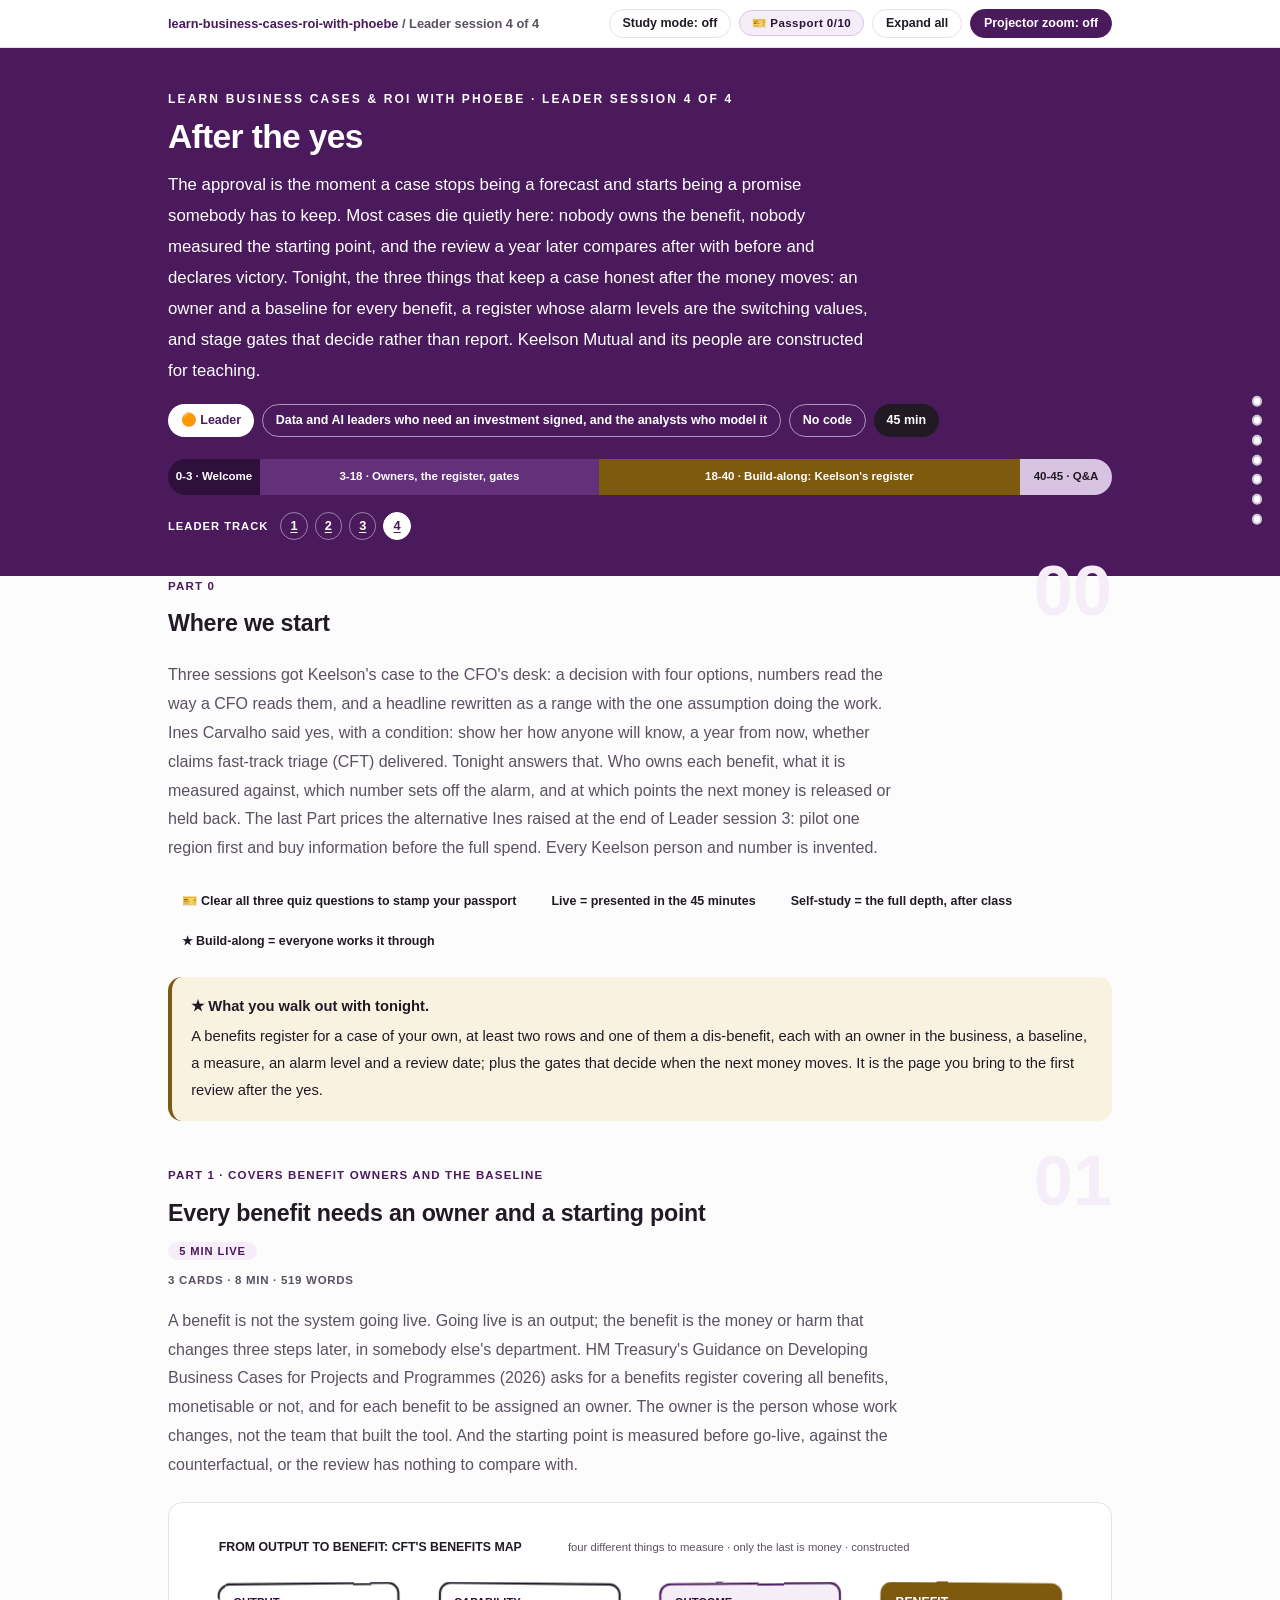
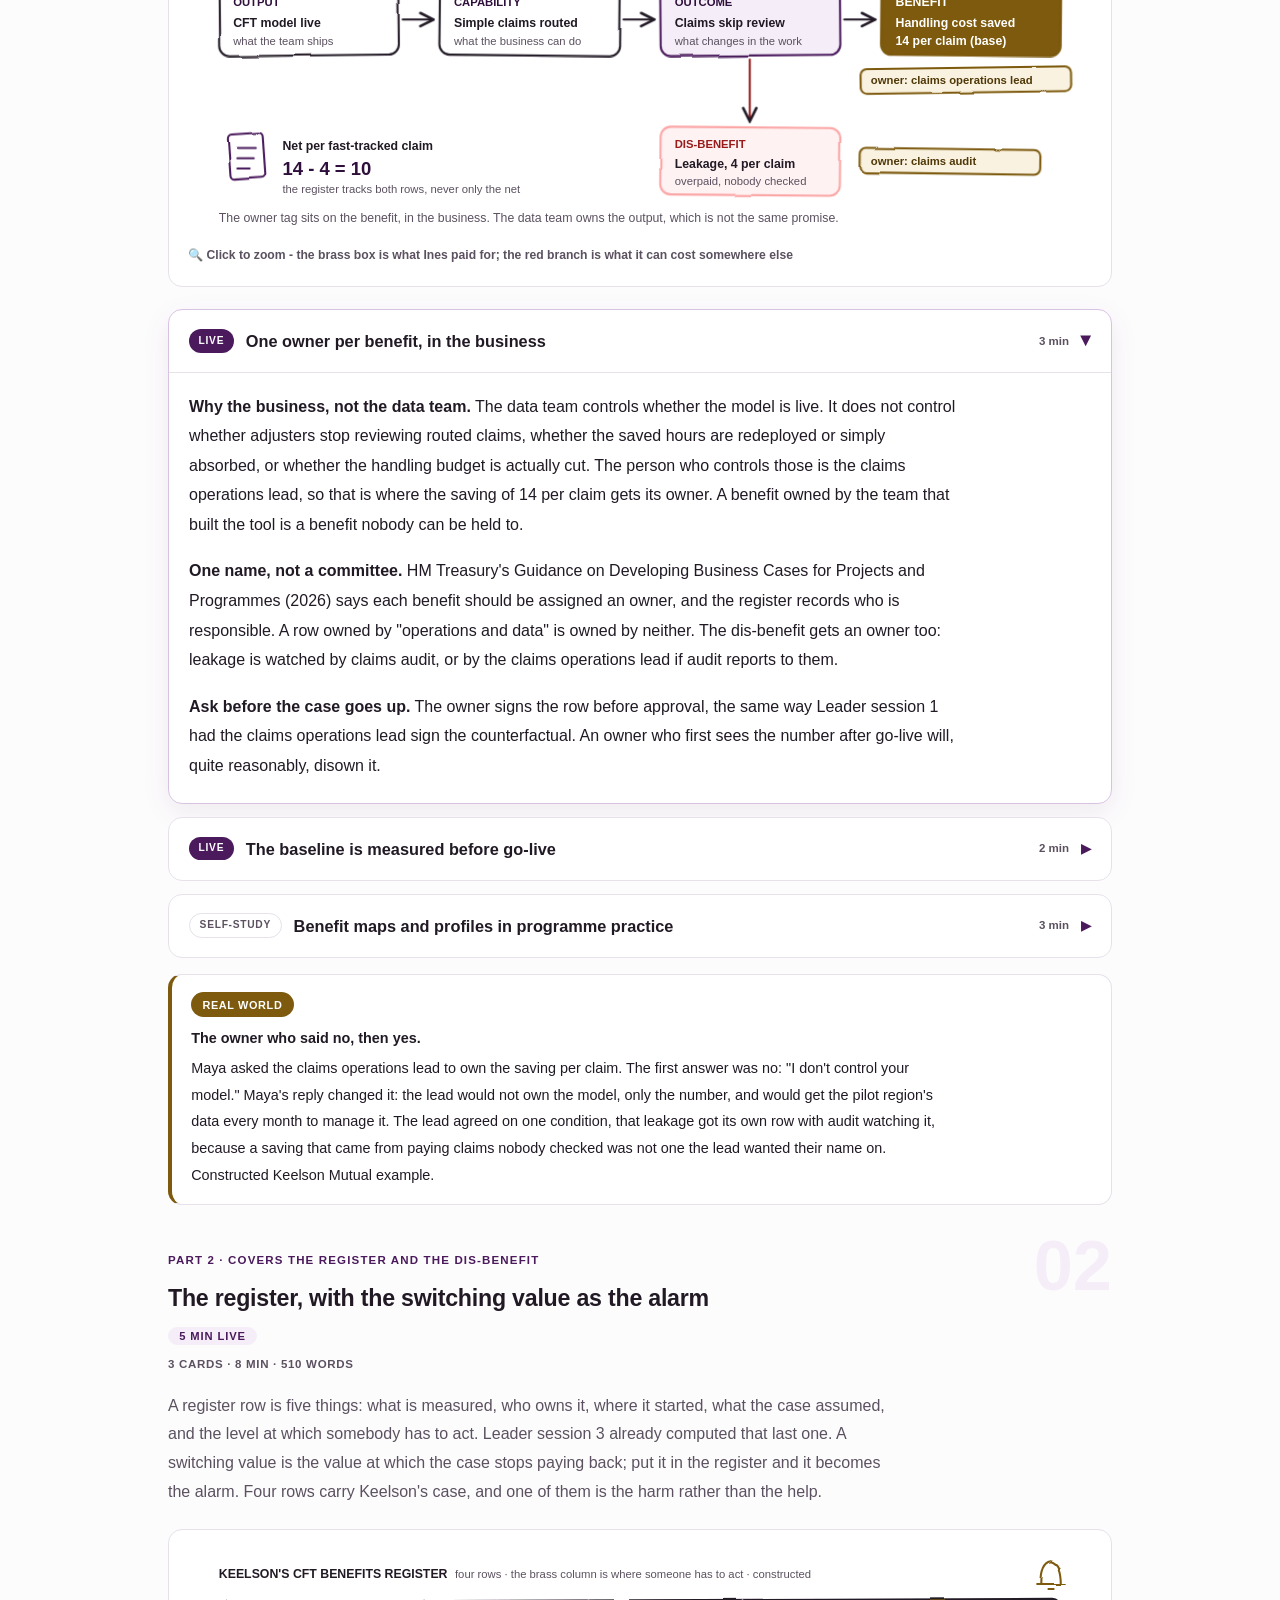
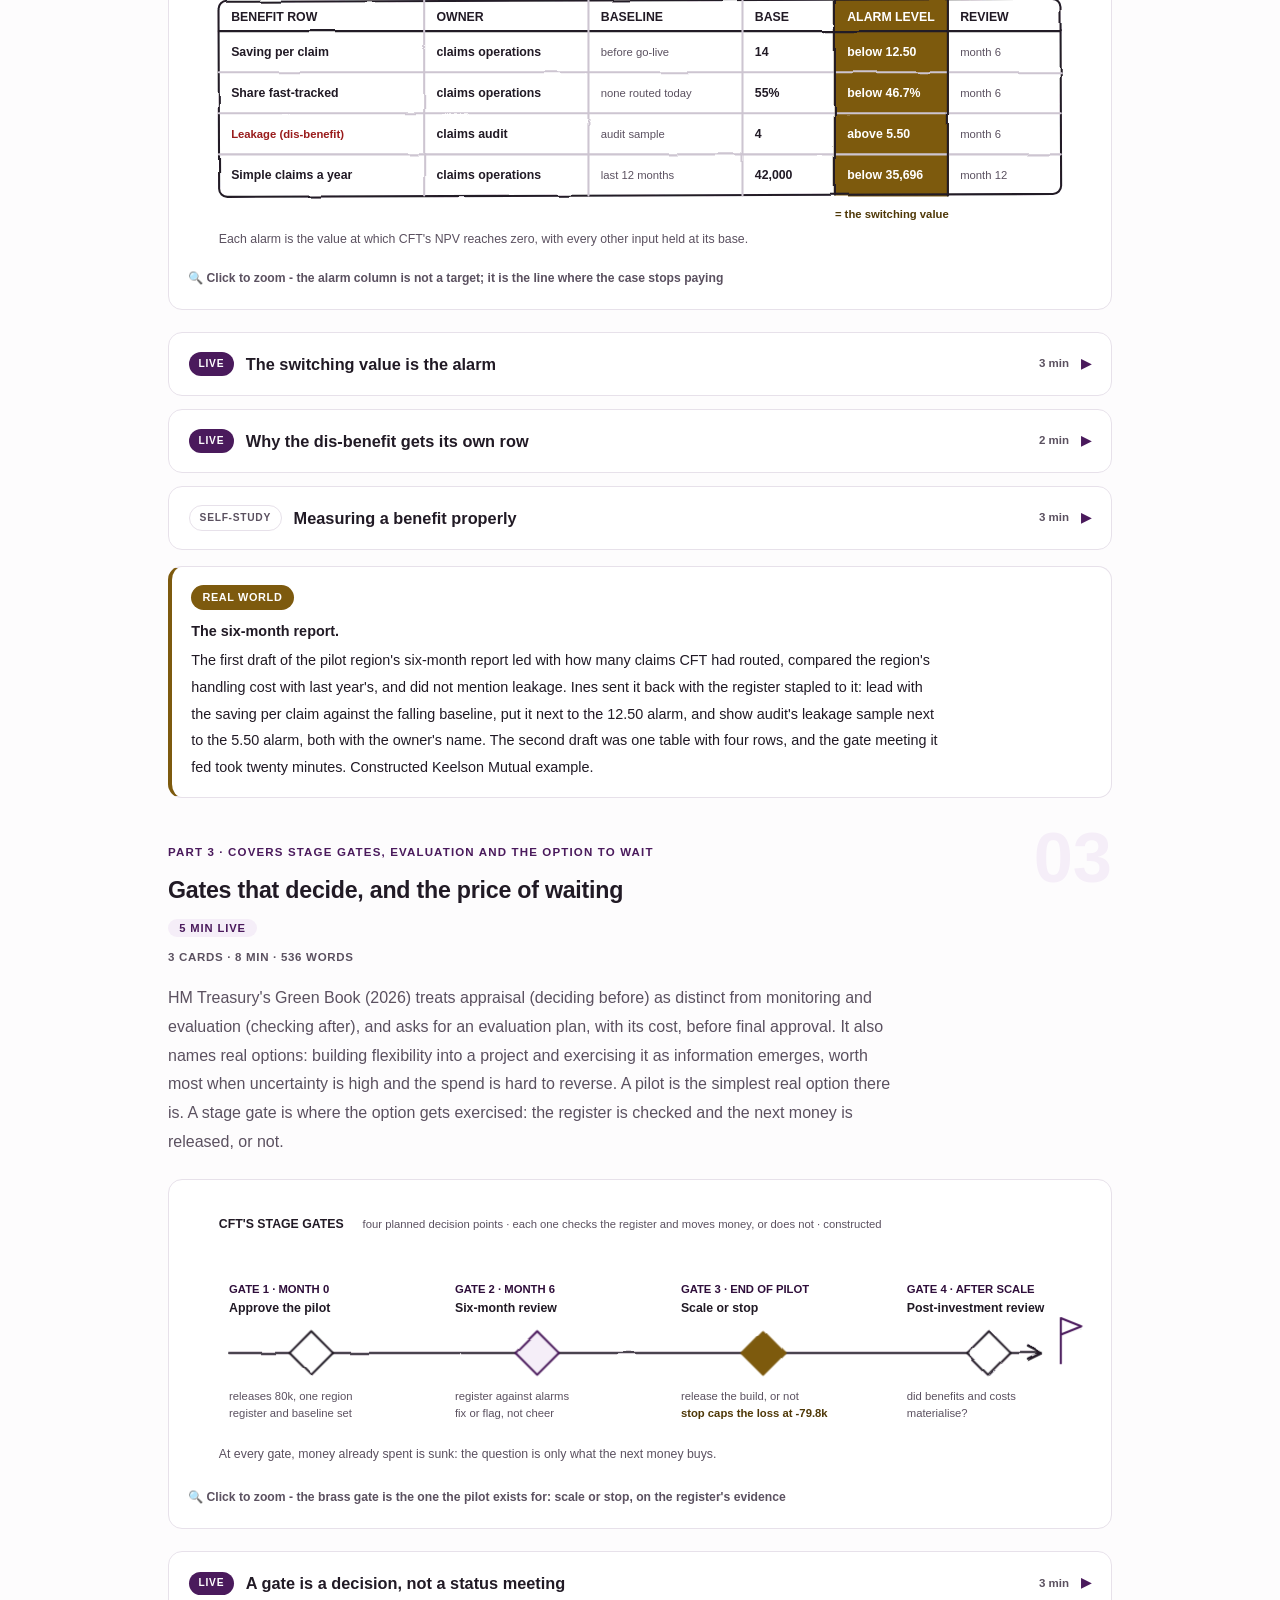
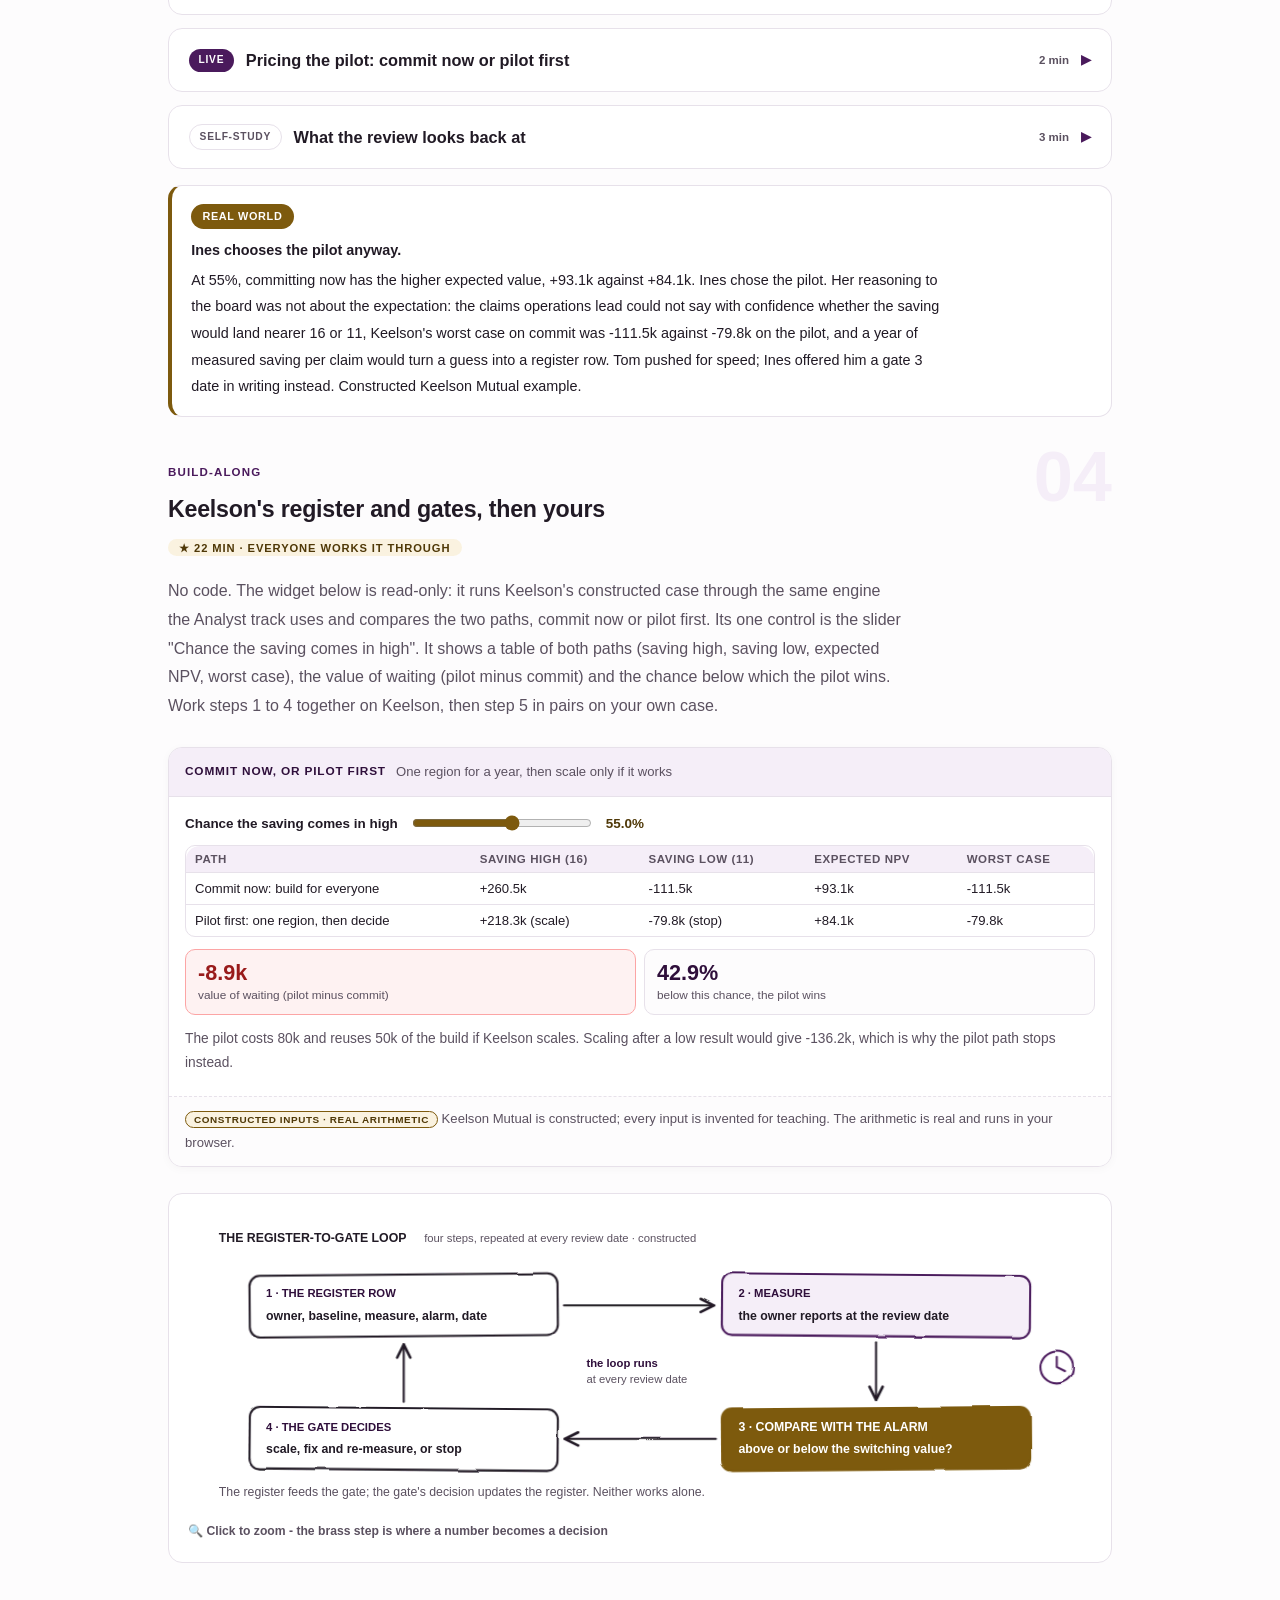
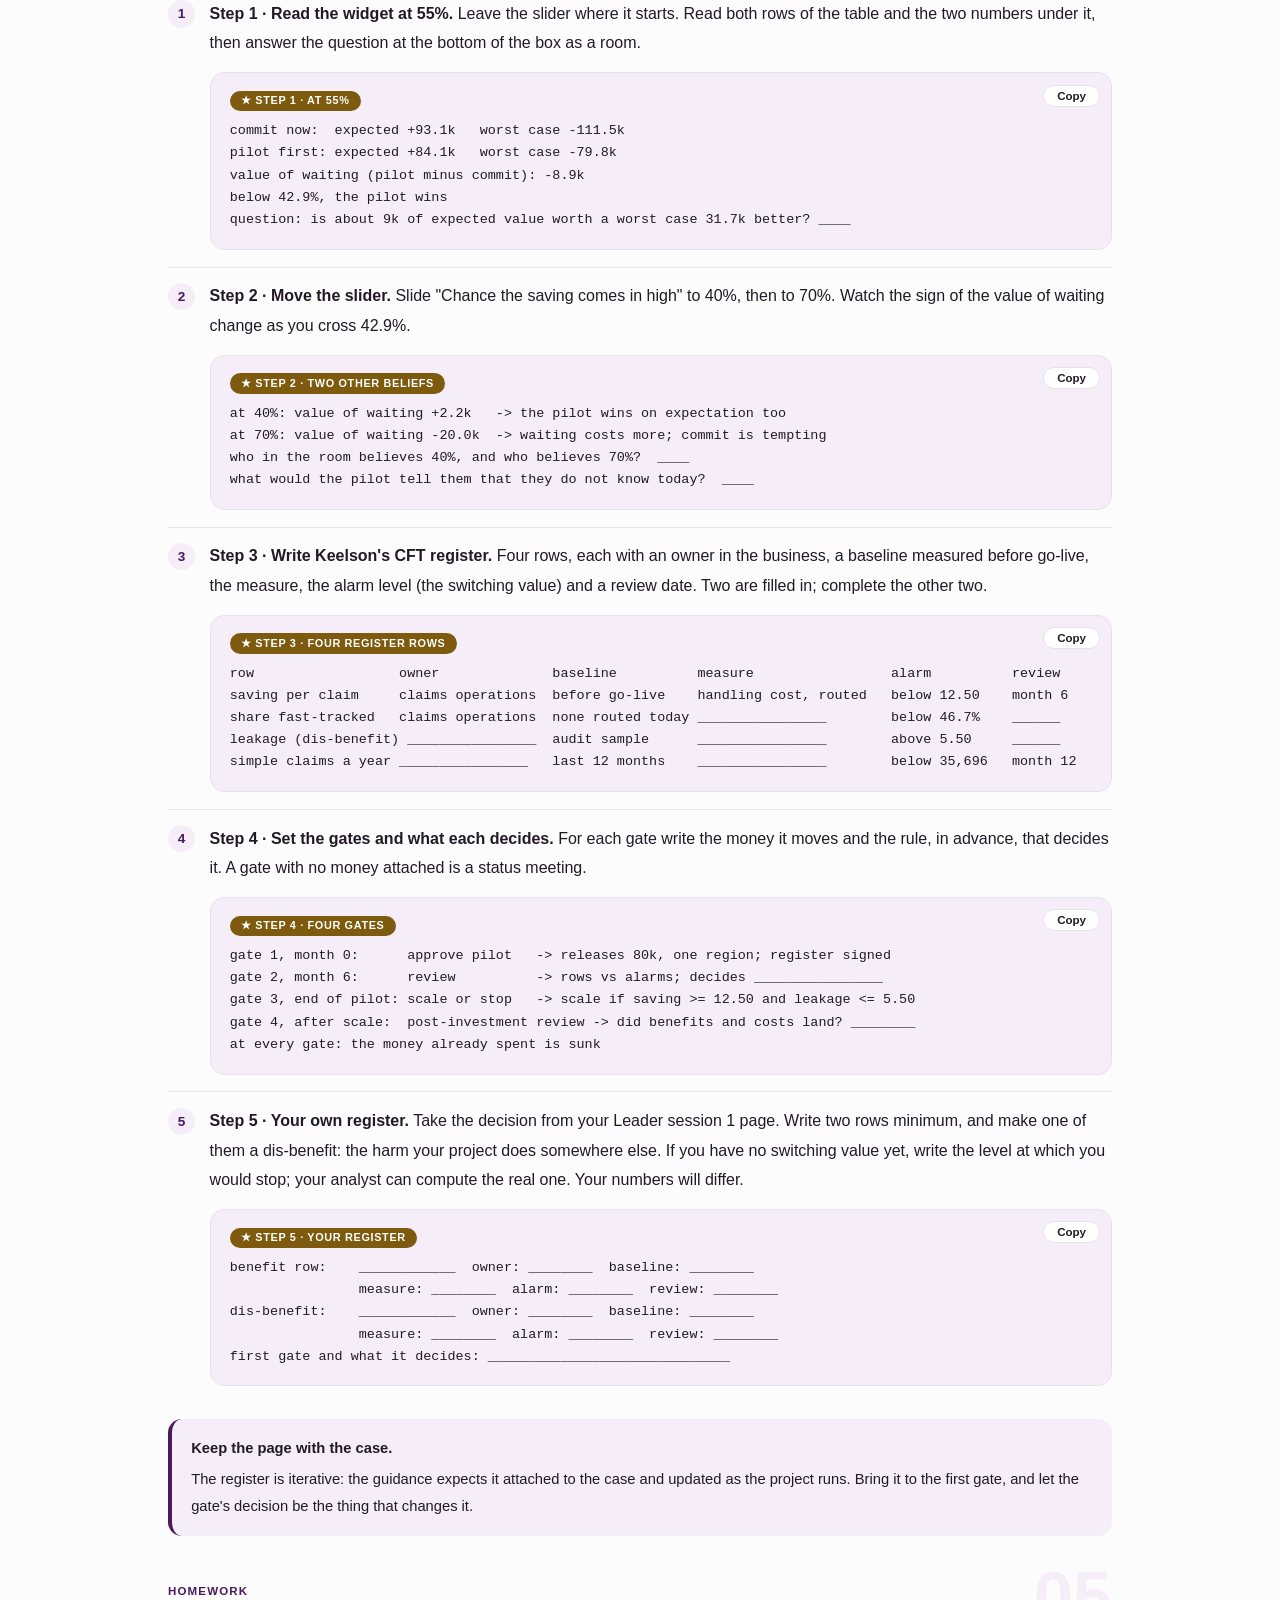
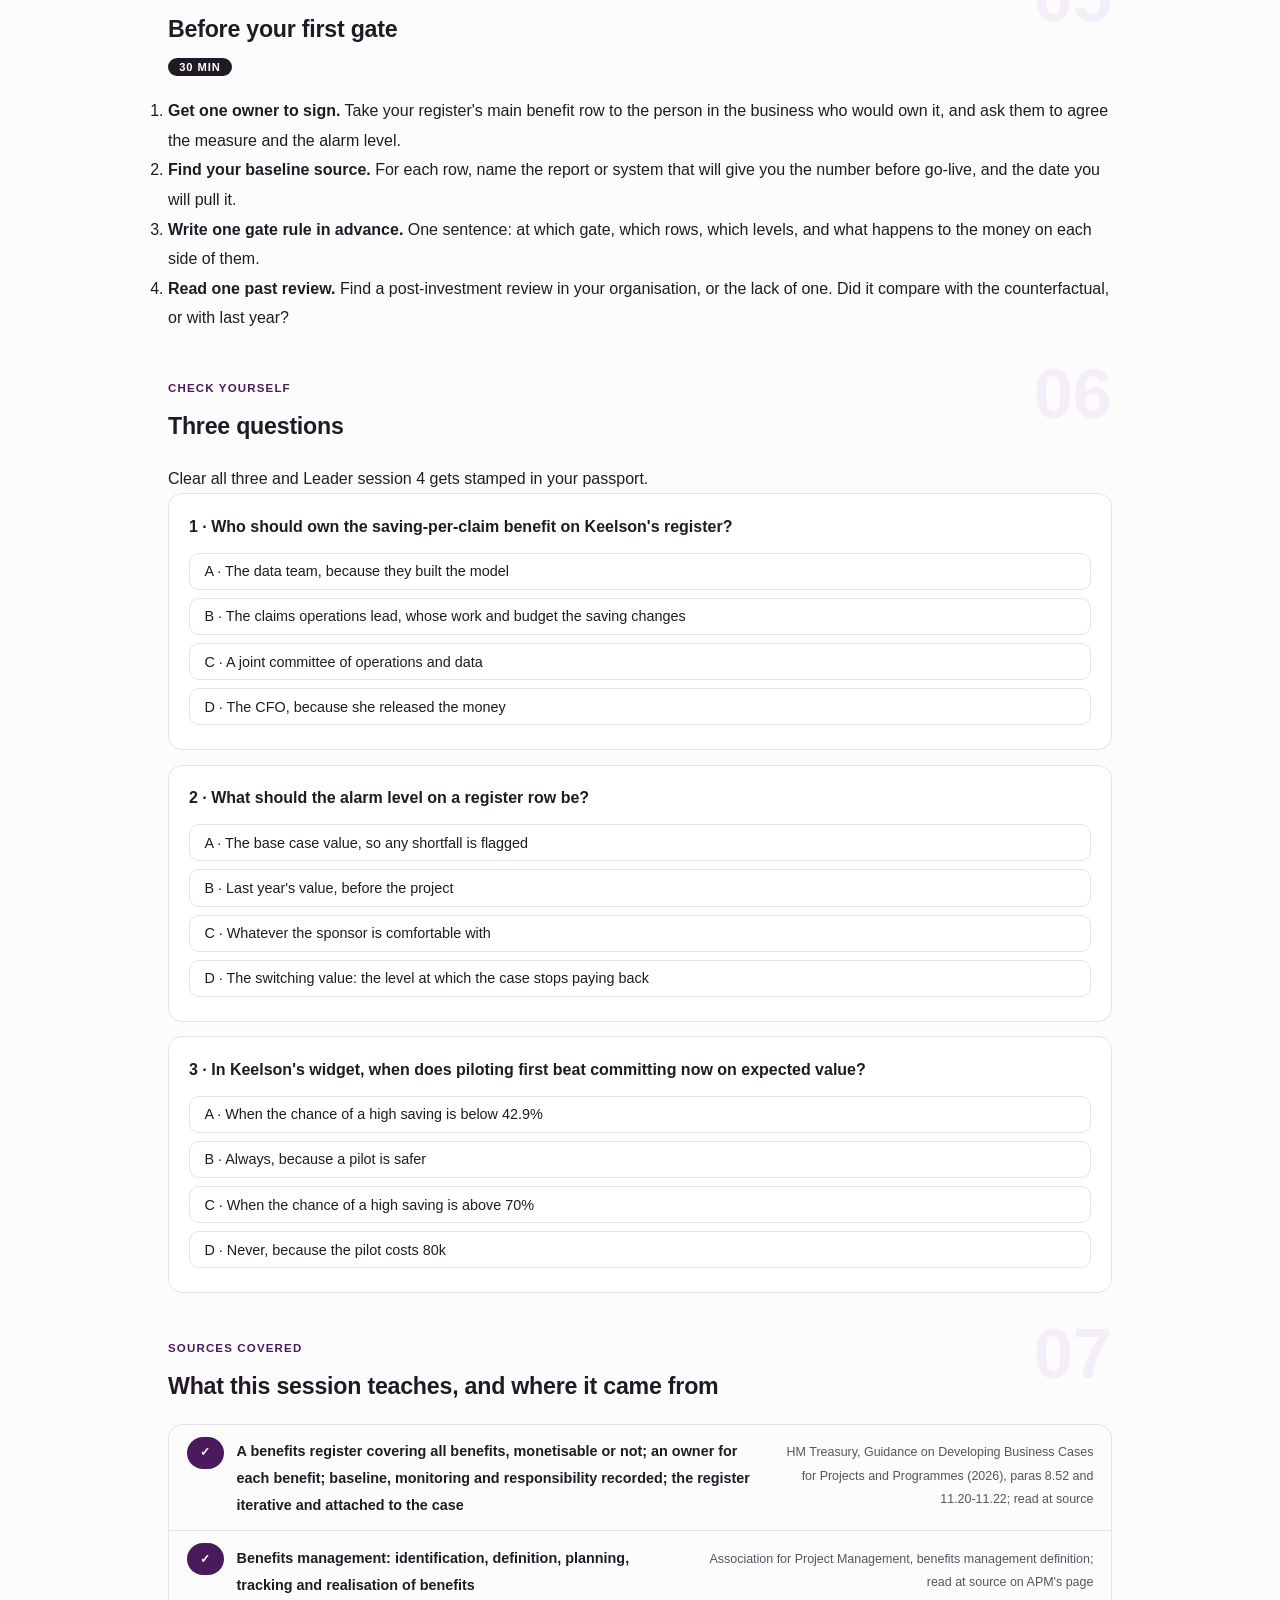
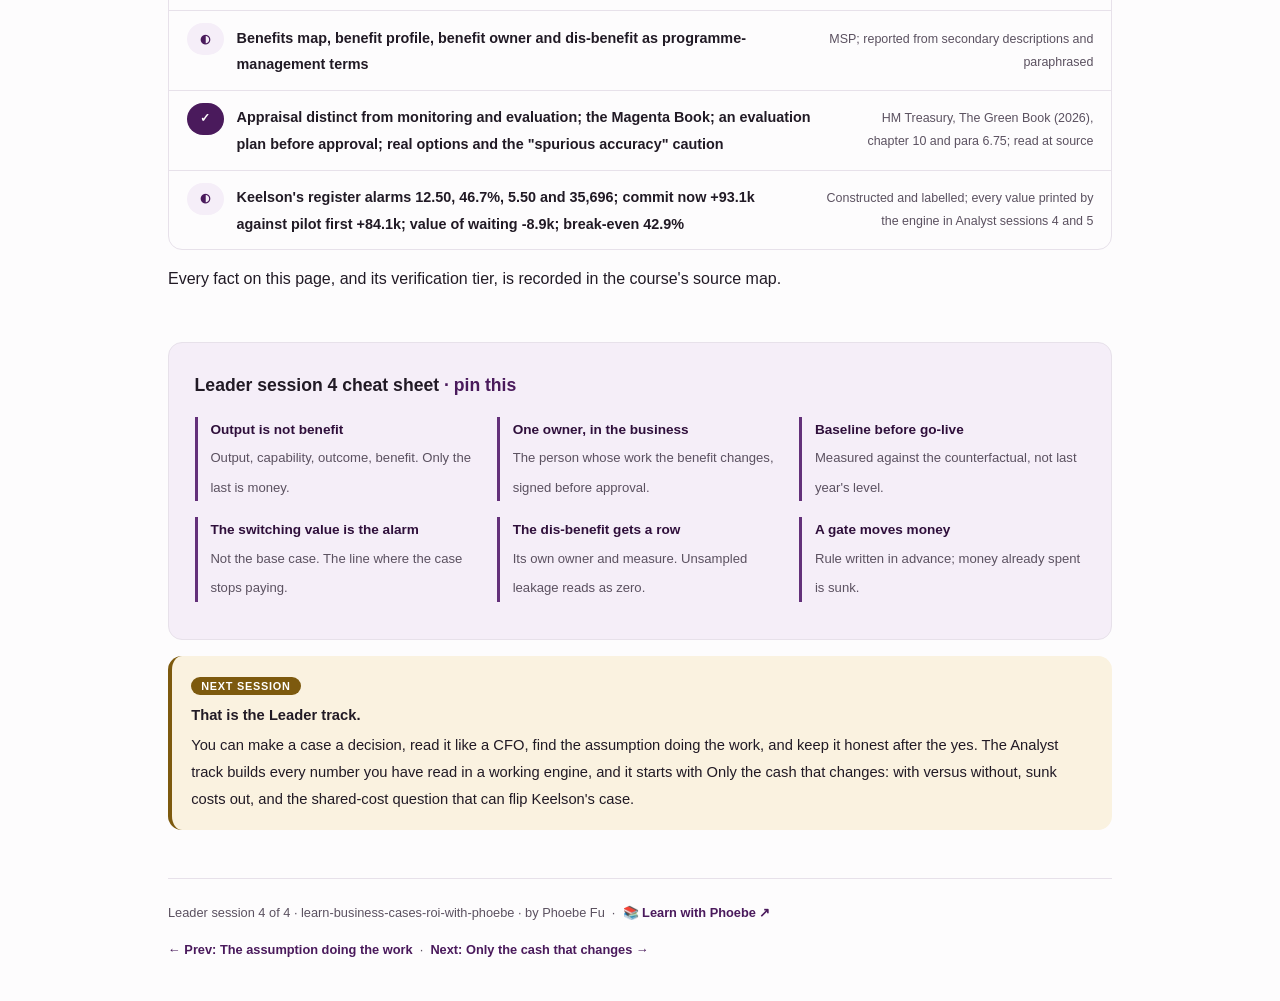
<file: courses/b4-after-the-yes.html>
<!DOCTYPE html>
<html lang="en">
<head>
<meta charset="UTF-8">
<meta name="viewport" content="width=device-width, initial-scale=1.0">
<!-- social:start -->
<meta name="description" content="Leader session 4 of 4. After the yes: a benefit owner in the business, a baseline measured before go-live, a benefits register whose alarm levels are the switching values, the leakage dis-benefit tracked beside the saving, stage gates that release money or stop it, and the price of piloting first. Keelson Mutual, a constructed insurer, writes the register for claims fast-track triage.">
<meta property="og:type" content="article">
<meta property="og:site_name" content="Learn with Phoebe">
<meta property="og:title" content="After the yes - learn business cases and ROI with phoebe">
<meta property="og:description" content="Leader session 4 of 4. Benefit owners, the baseline, a register with switching values as alarms, stage gates and the option to wait.">
<meta property="og:url" content="https://phoebefu6.github.io/learn-business-cases-roi-with-phoebe/courses/b4-after-the-yes.html">
<meta property="og:image" content="https://phoebefu6.github.io/learn-business-cases-roi-with-phoebe/assets/og-cover.png">
<meta property="og:image:width" content="1200">
<meta property="og:image:height" content="630">
<meta name="twitter:card" content="summary_large_image">
<meta name="twitter:title" content="After the yes - learn business cases and ROI with phoebe">
<meta name="twitter:description" content="Leader session 4 of 4. Owners, the register, gates and the option to wait.">
<meta name="twitter:image" content="https://phoebefu6.github.io/learn-business-cases-roi-with-phoebe/assets/og-cover.png">
<!-- social:end -->
<title>Leader session 4 · After the yes - learn business cases and ROI with phoebe</title>
<link rel="stylesheet" href="../assets/style.css?v=1">
</head>
<body>

<div class="toolbar">
  <div class="wrap">
    <span class="crumb"><a href="../index.html">learn-business-cases-roi-with-phoebe</a> / Leader session 4 of 4</span>
    <button class="btn" id="toggle-all" type="button">Expand all</button>
    <button class="btn primary" id="zoom-toggle" type="button">Projector zoom: off</button>
  </div>
</div>

<header class="masthead">
  <div class="wrap">
    <div class="eyebrow">Learn Business Cases &amp; ROI with Phoebe · Leader session 4 of 4</div>
    <h1>After <span class="accent">the yes</span></h1>
    <p class="sub">The approval is the moment a case stops being a forecast and starts being a promise somebody has to keep. Most cases die quietly here: nobody owns the benefit, nobody measured the starting point, and the review a year later compares after with before and declares victory. Tonight, the three things that keep a case honest after the money moves: an owner and a baseline for every benefit, a register whose alarm levels are the switching values, and stage gates that decide rather than report. Keelson Mutual and its people are constructed for teaching.</p>
    <div class="chip-row">
      <span class="chip level">🟠 Leader</span>
      <span class="chip audience">Data and AI leaders who need an investment signed, and the analysts who model it</span>
      <span class="chip audience">No code</span>
      <span class="chip time">45 min</span>
    </div>
    <div class="agenda">
      <span class="a1" style="flex:1">0-3 · Welcome</span>
      <span class="a2" style="flex:4">3-18 · Owners, the register, gates</span>
      <span class="a3" style="flex:5">18-40 · Build-along: Keelson's register</span>
      <span class="a4" style="flex:1">40-45 · Q&amp;A</span>
    </div>
  </div>
</header>

<main class="wrap">

  <section class="section" id="intro">
    <div class="section-kicker">
      <span class="klabel">Part 0</span>
      <h2>Where we start</h2>
    </div>
    <p class="lede">Three sessions got Keelson's case to the CFO's desk: a decision with four options, numbers read the way a CFO reads them, and a headline rewritten as a range with the one assumption doing the work. Ines Carvalho said yes, with a condition: show her how anyone will know, a year from now, whether claims fast-track triage (CFT) delivered. Tonight answers that. Who owns each benefit, what it is measured against, which number sets off the alarm, and at which points the next money is released or held back. The last Part prices the alternative Ines raised at the end of Leader session 3: pilot one region first and buy information before the full spend. Every Keelson person and number is invented.</p>

    <div class="legend">
      <span class="pill">🎫 Clear all three quiz questions to stamp your passport</span>
      <span class="pill">Live = presented in the 45 minutes</span>
      <span class="pill">Self-study = the full depth, after class</span>
      <span class="pill">★ Build-along = everyone works it through</span>
    </div>

    <div class="callout win">
      <p><strong>★ What you walk out with tonight.</strong> A benefits register for a case of your own, at least two rows and one of them a dis-benefit, each with an owner in the business, a baseline, a measure, an alarm level and a review date; plus the gates that decide when the next money moves. It is the page you bring to the first review after the yes.</p>
    </div>
  </section>

  <section class="section" id="part-1">
    <div class="section-kicker">
      <span class="klabel">Part 1 · covers benefit owners and the baseline</span>
      <h2>Every benefit needs an owner and a starting point</h2>
      <span class="tag concept">5 min live</span>
    </div>
    <p class="lede">A benefit is not the system going live. Going live is an output; the benefit is the money or harm that changes three steps later, in somebody else's department. HM Treasury's Guidance on Developing Business Cases for Projects and Programmes (2026) asks for a benefits register covering all benefits, monetisable or not, and for each benefit to be assigned an owner. The owner is the person whose work changes, not the team that built the tool. And the starting point is measured before go-live, against the counterfactual, or the review has nothing to compare with.</p>

    <figure class="zoomable">
      <svg viewBox="0 0 880 304" xmlns="http://www.w3.org/2000/svg" role="img" aria-label="A hand-drawn benefits map for Keelson's claims fast-track triage. Four boxes left to right joined by arrows: output, CFT model live; capability, simple claims routed; outcome, claims skip review; benefit, handling cost saved, 14 per claim in the base case, filled in brass with an owner tag reading claims operations lead. From the outcome box a branch runs down to a red dis-benefit box: leakage, 4 per claim, overpaid because nobody checked, with an owner tag reading claims audit. Bottom left, the net per fast-tracked claim: 14 minus 4 equals 10.">
        <defs>
          <filter id="b4aSk" x="-3%" y="-3%" width="106%" height="106%"><feTurbulence type="fractalNoise" baseFrequency="0.02" numOctaves="2" seed="53" result="n"/><feDisplacementMap in="SourceGraphic" in2="n" scale="2.4" xChannelSelector="R" yChannelSelector="G"/></filter>
          <pattern id="b4aHc" patternUnits="userSpaceOnUse" width="7" height="7" patternTransform="rotate(-38)"><line x1="0" y1="0" x2="0" y2="7" stroke="#4A1A5C" stroke-width="1" opacity=".5"/></pattern>
          <marker id="b4aAr" viewBox="0 0 10 10" refX="9" refY="5" markerWidth="8" markerHeight="8" orient="auto"><path d="M1 1 L9 5 L1 9" fill="none" stroke="#211A25" stroke-width="1.6" stroke-linecap="round"/></marker>
        </defs>
        <style>
          .b4aH { font: 800 12px Inter, sans-serif; fill: #211A25; }
          .b4aL { font: 600 12px Inter, sans-serif; fill: #211A25; }
          .b4aS { font: 400 11px Inter, sans-serif; fill: #5B5160; }
          .b4aB { font: 800 11px Inter, sans-serif; fill: #4F3807; }
          .b4aV { font: 800 18px Inter, sans-serif; fill: #2F0F3B; }
          .b4aW { font: 800 12px Inter, sans-serif; fill: #FFFFFF; }
          .b4aA { font: 700 11px Inter, sans-serif; fill: #2F0F3B; }
          .b4aR { font: 700 11px Inter, sans-serif; fill: #991B1B; }
          .b4aN { font: 400 12px Inter, sans-serif; fill: #5B5160; }
        </style>

        <text class="b4aH" x="30" y="28">FROM OUTPUT TO BENEFIT: CFT'S BENEFITS MAP</text>
        <text class="b4aS" x="370" y="28">four different things to measure · only the last is money · constructed</text>

        <g filter="url(#b4aSk)" fill="none" stroke="#211A25" stroke-width="2" stroke-linecap="round" stroke-linejoin="round">
          <rect x="30" y="60" width="175" height="70" rx="10" transform="rotate(-0.6 117 95)" fill="#FFFFFF"/>
          <rect x="245" y="60" width="175" height="70" rx="10" transform="rotate(0.6 332 95)" fill="#FFFFFF"/>
          <rect x="460" y="60" width="175" height="70" rx="10" transform="rotate(-0.5 547 95)" fill="#F5EEF8" stroke="#4A1A5C"/>
          <rect x="675" y="60" width="175" height="70" rx="10" transform="rotate(0.5 762 95)" fill="#7D5A0E" stroke="#7D5A0E"/>
          <rect x="655" y="142" width="205" height="24" rx="6" transform="rotate(-0.8 757 154)" fill="#FAF2E0" stroke="#7D5A0E"/>
          <rect x="460" y="200" width="175" height="66" rx="10" transform="rotate(0.5 547 233)" fill="#FEF2F2" stroke="#FCA5A5"/>
          <rect x="655" y="221" width="175" height="24" rx="6" transform="rotate(0.8 742 233)" fill="#FAF2E0" stroke="#7D5A0E"/>
          <path d="M209 95 L239 95" marker-end="url(#b4aAr)"/>
          <path d="M424 95 L454 95" marker-end="url(#b4aAr)"/>
          <path d="M639 95 L669 95" marker-end="url(#b4aAr)"/>
          <path d="M547 134 L547 194" stroke="#991B1B" marker-end="url(#b4aAr)"/>
          <!-- doodle: a claim form -->
          <rect x="40" y="206" width="34" height="44" rx="4" transform="rotate(-4 57 228)" stroke="#4A1A5C"/>
          <path d="M48 220 L66 220 M48 230 L64 230 M48 240 L60 240" stroke="#4A1A5C"/>
        </g>

        <text class="b4aA" x="44" y="82">OUTPUT</text>
        <text class="b4aL" x="44" y="102">CFT model live</text>
        <text class="b4aS" x="44" y="120">what the team ships</text>
        <text class="b4aA" x="259" y="82">CAPABILITY</text>
        <text class="b4aL" x="259" y="102">Simple claims routed</text>
        <text class="b4aS" x="259" y="120">what the business can do</text>
        <text class="b4aA" x="474" y="82">OUTCOME</text>
        <text class="b4aL" x="474" y="102">Claims skip review</text>
        <text class="b4aS" x="474" y="120">what changes in the work</text>
        <text class="b4aW" x="689" y="82">BENEFIT</text>
        <text class="b4aW" x="689" y="102">Handling cost saved</text>
        <text class="b4aW" x="689" y="120">14 per claim (base)</text>
        <text class="b4aB" x="665" y="158">owner: claims operations lead</text>

        <text class="b4aR" x="474" y="220">DIS-BENEFIT</text>
        <text class="b4aL" x="474" y="240">Leakage, 4 per claim</text>
        <text class="b4aS" x="474" y="256">overpaid, nobody checked</text>
        <text class="b4aB" x="665" y="237">owner: claims audit</text>

        <text class="b4aL" x="92" y="222">Net per fast-tracked claim</text>
        <text class="b4aV" x="92" y="246">14 - 4 = 10</text>
        <text class="b4aS" x="92" y="264">the register tracks both rows, never only the net</text>

        <text class="b4aN" x="30" y="292">The owner tag sits on the benefit, in the business. The data team owns the output, which is not the same promise.</text>
      </svg>
      <figcaption>🔍 Click to zoom - the brass box is what Ines paid for; the red branch is what it can cost somewhere else</figcaption>
    </figure>

    <details class="card" open>
      <summary><span class="mode live">Live</span>One owner per benefit, in the business<span class="mini">3 min</span><span class="caret">▶</span></summary>
      <div class="body">
        <p><strong>Why the business, not the data team.</strong> The data team controls whether the model is live. It does not control whether adjusters stop reviewing routed claims, whether the saved hours are redeployed or simply absorbed, or whether the handling budget is actually cut. The person who controls those is the claims operations lead, so that is where the saving of 14 per claim gets its owner. A benefit owned by the team that built the tool is a benefit nobody can be held to.</p>
        <p><strong>One name, not a committee.</strong> HM Treasury's Guidance on Developing Business Cases for Projects and Programmes (2026) says each benefit should be assigned an owner, and the register records who is responsible. A row owned by "operations and data" is owned by neither. The dis-benefit gets an owner too: leakage is watched by claims audit, or by the claims operations lead if audit reports to them.</p>
        <p><strong>Ask before the case goes up.</strong> The owner signs the row before approval, the same way Leader session 1 had the claims operations lead sign the counterfactual. An owner who first sees the number after go-live will, quite reasonably, disown it.</p>
      </div>
    </details>

    <details class="card">
      <summary><span class="mode live">Live</span>The baseline is measured before go-live<span class="mini">2 min</span><span class="caret">▶</span></summary>
      <div class="body">
        <p>A baseline is the measured starting value of each register row, taken before anything changes. For Keelson that means handling cost per simple claim, the count of simple claims and an audit sample of overpayment, all measured before CFT routes a single claim. Measured afterwards, the baseline is contaminated by the thing it is meant to judge.</p>
        <p>And the baseline is not a flat line. Leader session 1 drew the counterfactual: handling costs were already falling because the claims data quality fix (CDQ) cuts rework. The review compares CFT's results with that falling line, not with last year's level, or CFT gets credit for CDQ's work. The guidance asks the register to record the baseline for each benefit, which is how the falling line gets written down before anyone has a reason to forget it.</p>
      </div>
    </details>

    <details class="card">
      <summary><span class="mode self">Self-study</span>Benefit maps and profiles in programme practice<span class="mini">3 min</span><span class="caret">▶</span></summary>
      <div class="body">
        <p>The Association for Project Management defines benefits management as "the identification, definition, planning, tracking and realisation of benefits". Each verb is a different job: naming the benefit, saying how it is measured, planning when it should appear, tracking it against that plan, and confirming it actually arrived. HM Treasury's guidance puts the same cycle in its own words: benefits management identifies, plans, tracks and verifies benefits, and the register is iterative and attached to the case rather than filed once and forgotten.</p>
        <p>In programme-management practice such as MSP (reported), the figure above has names. A benefits map is the chain from what a project delivers to the benefits it is meant to cause, read left to right. A benefit profile is the record behind one benefit: how it is measured, when it is expected, and who owns it. A dis-benefit is a measurable result that someone sees as negative, and it is managed with the same discipline as a benefit rather than left out. The terms are reported here from secondary descriptions and paraphrased; the manual itself is paywalled. Use whichever vocabulary your organisation already speaks; the structure matters more than the labels.</p>
      </div>
    </details>

    <div class="callout example">
      <span class="ex-pill">Real world</span>
      <p><strong>The owner who said no, then yes.</strong> Maya asked the claims operations lead to own the saving per claim. The first answer was no: "I don't control your model." Maya's reply changed it: the lead would not own the model, only the number, and would get the pilot region's data every month to manage it. The lead agreed on one condition, that leakage got its own row with audit watching it, because a saving that came from paying claims nobody checked was not one the lead wanted their name on. Constructed Keelson Mutual example.</p>
    </div>
  </section>

  <section class="section" id="part-2">
    <div class="section-kicker">
      <span class="klabel">Part 2 · covers the register and the dis-benefit</span>
      <h2>The register, with the switching value as the alarm</h2>
      <span class="tag concept">5 min live</span>
    </div>
    <p class="lede">A register row is five things: what is measured, who owns it, where it started, what the case assumed, and the level at which somebody has to act. Leader session 3 already computed that last one. A switching value is the value at which the case stops paying back; put it in the register and it becomes the alarm. Four rows carry Keelson's case, and one of them is the harm rather than the help.</p>

    <figure class="zoomable">
      <svg viewBox="0 0 880 300" xmlns="http://www.w3.org/2000/svg" role="img" aria-label="A hand-drawn register table for CFT with four rows and six columns: benefit row, owner, baseline, base, alarm level, review. Saving per claim, claims operations, measured before go-live, base 14, alarm below 12.50, month 6. Share fast-tracked, claims operations, none routed today, base 55 percent, alarm below 46.7 percent, month 6. Leakage, a dis-benefit, claims audit, audit sample, base 4, alarm above 5.50, month 6. Simple claims a year, claims operations, last 12 months, base 42,000, alarm below 35,696, month 12. The alarm level column is filled in brass and labelled the switching value.">
        <defs>
          <filter id="b4bSk" x="-3%" y="-3%" width="106%" height="106%"><feTurbulence type="fractalNoise" baseFrequency="0.02" numOctaves="2" seed="59" result="n"/><feDisplacementMap in="SourceGraphic" in2="n" scale="2.4" xChannelSelector="R" yChannelSelector="G"/></filter>
          <pattern id="b4bHc" patternUnits="userSpaceOnUse" width="7" height="7" patternTransform="rotate(-38)"><line x1="0" y1="0" x2="0" y2="7" stroke="#4A1A5C" stroke-width="1" opacity=".5"/></pattern>
          <marker id="b4bAr" viewBox="0 0 10 10" refX="9" refY="5" markerWidth="8" markerHeight="8" orient="auto"><path d="M1 1 L9 5 L1 9" fill="none" stroke="#211A25" stroke-width="1.6" stroke-linecap="round"/></marker>
        </defs>
        <style>
          .b4bH { font: 800 12px Inter, sans-serif; fill: #211A25; }
          .b4bL { font: 600 12px Inter, sans-serif; fill: #211A25; }
          .b4bS { font: 400 11px Inter, sans-serif; fill: #5B5160; }
          .b4bB { font: 800 11px Inter, sans-serif; fill: #4F3807; }
          .b4bW { font: 800 12px Inter, sans-serif; fill: #FFFFFF; }
          .b4bR { font: 700 11px Inter, sans-serif; fill: #991B1B; }
          .b4bN { font: 400 12px Inter, sans-serif; fill: #5B5160; }
        </style>

        <text class="b4bH" x="30" y="28">KEELSON'S CFT BENEFITS REGISTER</text>
        <text class="b4bS" x="260" y="28">four rows · the brass column is where someone has to act · constructed</text>

        <g filter="url(#b4bSk)" fill="none" stroke="#211A25" stroke-width="2" stroke-linecap="round" stroke-linejoin="round">
          <rect x="630" y="50" width="110" height="190" fill="#7D5A0E" stroke="#7D5A0E"/>
          <rect x="30" y="50" width="820" height="190" rx="8" transform="rotate(-0.2 440 145)"/>
          <path d="M30 80 L850 80"/>
          <path d="M30 120 L850 120 M30 160 L850 160 M30 200 L850 200" stroke="#CDC5D1"/>
          <path d="M230 50 L230 240 M390 50 L390 240 M540 50 L540 240" stroke="#CDC5D1"/>
          <path d="M630 50 L630 240 M740 50 L740 240"/>
          <!-- doodle: an alarm bell -->
          <path d="M826 34 L854 34 M830 34 Q830 14 840 12 Q850 14 850 34 M837 39 L843 39" stroke="#7D5A0E"/>
        </g>

        <text class="b4bH" x="42" y="70">BENEFIT ROW</text>
        <text class="b4bH" x="242" y="70">OWNER</text>
        <text class="b4bH" x="402" y="70">BASELINE</text>
        <text class="b4bH" x="552" y="70">BASE</text>
        <text class="b4bW" x="642" y="70">ALARM LEVEL</text>
        <text class="b4bH" x="752" y="70">REVIEW</text>

        <text class="b4bL" x="42" y="104">Saving per claim</text>
        <text class="b4bL" x="242" y="104">claims operations</text>
        <text class="b4bS" x="402" y="104">before go-live</text>
        <text class="b4bL" x="552" y="104">14</text>
        <text class="b4bW" x="642" y="104">below 12.50</text>
        <text class="b4bS" x="752" y="104">month 6</text>

        <text class="b4bL" x="42" y="144">Share fast-tracked</text>
        <text class="b4bL" x="242" y="144">claims operations</text>
        <text class="b4bS" x="402" y="144">none routed today</text>
        <text class="b4bL" x="552" y="144">55%</text>
        <text class="b4bW" x="642" y="144">below 46.7%</text>
        <text class="b4bS" x="752" y="144">month 6</text>

        <text class="b4bR" x="42" y="184">Leakage (dis-benefit)</text>
        <text class="b4bL" x="242" y="184">claims audit</text>
        <text class="b4bS" x="402" y="184">audit sample</text>
        <text class="b4bL" x="552" y="184">4</text>
        <text class="b4bW" x="642" y="184">above 5.50</text>
        <text class="b4bS" x="752" y="184">month 6</text>

        <text class="b4bL" x="42" y="224">Simple claims a year</text>
        <text class="b4bL" x="242" y="224">claims operations</text>
        <text class="b4bS" x="402" y="224">last 12 months</text>
        <text class="b4bL" x="552" y="224">42,000</text>
        <text class="b4bW" x="642" y="224">below 35,696</text>
        <text class="b4bS" x="752" y="224">month 12</text>

        <text class="b4bB" x="630" y="262">= the switching value</text>
        <text class="b4bN" x="30" y="286">Each alarm is the value at which CFT's NPV reaches zero, with every other input held at its base.</text>
      </svg>
      <figcaption>🔍 Click to zoom - the alarm column is not a target; it is the line where the case stops paying</figcaption>
    </figure>

    <details class="card">
      <summary><span class="mode live">Live</span>The switching value is the alarm<span class="mini">3 min</span><span class="caret">▶</span></summary>
      <div class="body">
        <p><strong>Why not alarm on the base case?</strong> The base case is a forecast; real results land on both sides of it. Raising the alarm every time the saving per claim comes in at 13.80 instead of 14 trains everyone to ignore alarms. The switching value is different: below 12.50 per claim the case no longer pays back at Keelson's 9% hurdle, and that is a fact worth a meeting.</p>
        <p><strong>Four alarms from Leader session 3's table.</strong> Saving per claim 12.50 (10.7 percent below base). Share fast-tracked 46.7% (15.0 percent below). Leakage per claim 5.50 (37.5 percent above, because for a dis-benefit the alarm is a rise). Simple claims a year 35,696 (15.0 percent below). Three of the four (saving, share and claim volume) sit within 20 percent of base. The saving and the share can be read within months, so they are reviewed at month 6; claim volume needs a full year to read, so it waits for month 12.</p>
        <p><strong>One input at a time.</strong> Each switching value holds every other input at base. If the saving and the share both slip a little, the case can break before either alarm sounds. A register that shows two rows drifting the wrong way together is worth a call to the analyst, who can rerun the whole case with the measured values.</p>
      </div>
    </details>

    <details class="card">
      <summary><span class="mode live">Live</span>Why the dis-benefit gets its own row<span class="mini">2 min</span><span class="caret">▶</span></summary>
      <div class="body">
        <p>Fast-tracking a claim saves the review and loses the check. At Keelson the base case assumes leakage of 4 per fast-tracked claim, against a saving of 14. At steady state that is, by hand: 42,000 simple claims x 55% = 23,100 fast-tracked; 23,100 x (14 - 4) = 231.0k a year; less the 70k run cost = 161.0k, the engine's year-3 cash. Report only the 14 and the benefit per claim looks 40 percent bigger than it is; report only the net 10 and nobody can see which half moved.</p>
        <p>The two rows also have different owners and different instruments. The saving shows up in handling cost; leakage only shows up when audit samples routed claims and finds the overpayments. If nobody samples, leakage reads as zero, which is the most dangerous number on the register.</p>
      </div>
    </details>

    <details class="card">
      <summary><span class="mode self">Self-study</span>Measuring a benefit properly<span class="mini">3 min</span><span class="caret">▶</span></summary>
      <div class="body">
        <p>A register is only as good as its measures. The strongest measure of a benefit is a controlled comparison: some claims routed by CFT, a comparable set handled the old way over the same weeks, and the difference between them. A single pilot region against the rest of the country is a weaker version of the same idea, and it is often the one available. Where a comparison is possible, design it before go-live, because a comparison designed afterwards tends to find what its designer hoped. How to run one well, including how large it needs to be, belongs to <a href="https://phoebefu6.github.io/learn-experimentation-with-phoebe/">Experimentation ↗</a>.</p>
        <p>The register rows are lagging measures: they confirm the money months after the work changed. The early signals that a bet is alive (adoption, routing volumes, adjuster feedback) and how a portfolio reports them are taught in <a href="https://phoebefu6.github.io/learn-data-strategy-with-phoebe/courses/05-funding-and-value-tracking.html">Data Strategy, session 5 ↗</a>; this page keeps to the register for one approved case.</p>
      </div>
    </details>

    <div class="callout example">
      <span class="ex-pill">Real world</span>
      <p><strong>The six-month report.</strong> The first draft of the pilot region's six-month report led with how many claims CFT had routed, compared the region's handling cost with last year's, and did not mention leakage. Ines sent it back with the register stapled to it: lead with the saving per claim against the falling baseline, put it next to the 12.50 alarm, and show audit's leakage sample next to the 5.50 alarm, both with the owner's name. The second draft was one table with four rows, and the gate meeting it fed took twenty minutes. Constructed Keelson Mutual example.</p>
    </div>
  </section>

  <section class="section" id="part-3">
    <div class="section-kicker">
      <span class="klabel">Part 3 · covers stage gates, evaluation and the option to wait</span>
      <h2>Gates that decide, and the price of waiting</h2>
      <span class="tag concept">5 min live</span>
    </div>
    <p class="lede">HM Treasury's Green Book (2026) treats appraisal (deciding before) as distinct from monitoring and evaluation (checking after), and asks for an evaluation plan, with its cost, before final approval. It also names real options: building flexibility into a project and exercising it as information emerges, worth most when uncertainty is high and the spend is hard to reverse. A pilot is the simplest real option there is. A stage gate is where the option gets exercised: the register is checked and the next money is released, or not.</p>

    <figure class="zoomable">
      <svg viewBox="0 0 880 270" xmlns="http://www.w3.org/2000/svg" role="img" aria-label="A hand-drawn timeline with four gates. Gate 1 at month 0: approve the pilot, releasing 80 thousand for one region, with the register and baseline set. Gate 2 at month 6: six-month review of the register against the alarm levels. Gate 3 at the end of the pilot, filled in brass: scale or stop; release the build or not, and stopping caps the loss at minus 79.8 thousand. Gate 4 after scaling: post-investment review of whether benefits and costs materialised.">
        <defs>
          <filter id="b4cSk" x="-3%" y="-3%" width="106%" height="106%"><feTurbulence type="fractalNoise" baseFrequency="0.02" numOctaves="2" seed="61" result="n"/><feDisplacementMap in="SourceGraphic" in2="n" scale="2.4" xChannelSelector="R" yChannelSelector="G"/></filter>
          <pattern id="b4cHc" patternUnits="userSpaceOnUse" width="7" height="7" patternTransform="rotate(-38)"><line x1="0" y1="0" x2="0" y2="7" stroke="#4A1A5C" stroke-width="1" opacity=".5"/></pattern>
          <marker id="b4cAr" viewBox="0 0 10 10" refX="9" refY="5" markerWidth="8" markerHeight="8" orient="auto"><path d="M1 1 L9 5 L1 9" fill="none" stroke="#211A25" stroke-width="1.6" stroke-linecap="round"/></marker>
        </defs>
        <style>
          .b4cH { font: 800 12px Inter, sans-serif; fill: #211A25; }
          .b4cL { font: 600 12px Inter, sans-serif; fill: #211A25; }
          .b4cS { font: 400 11px Inter, sans-serif; fill: #5B5160; }
          .b4cB { font: 800 11px Inter, sans-serif; fill: #4F3807; }
          .b4cA { font: 700 11px Inter, sans-serif; fill: #2F0F3B; }
          .b4cN { font: 400 12px Inter, sans-serif; fill: #5B5160; }
        </style>

        <text class="b4cH" x="30" y="28">CFT'S STAGE GATES</text>
        <text class="b4cS" x="170" y="28">four planned decision points · each one checks the register and moves money, or does not · constructed</text>

        <g filter="url(#b4cSk)" fill="none" stroke="#211A25" stroke-width="2" stroke-linecap="round" stroke-linejoin="round">
          <path d="M40 150 L830 150" marker-end="url(#b4cAr)"/>
          <rect x="105" y="135" width="30" height="30" transform="rotate(45 120 150)" fill="#FFFFFF"/>
          <rect x="325" y="135" width="30" height="30" transform="rotate(45 340 150)" fill="#F5EEF8" stroke="#4A1A5C"/>
          <rect x="545" y="135" width="30" height="30" transform="rotate(45 560 150)" fill="#7D5A0E" stroke="#7D5A0E"/>
          <rect x="765" y="135" width="30" height="30" transform="rotate(45 780 150)" fill="#FFFFFF"/>
          <!-- doodle: a flag at the end of the road -->
          <path d="M850 160 L850 116 L870 124 L850 132" stroke="#4A1A5C"/>
        </g>

        <text class="b4cA" x="40" y="92">GATE 1 · MONTH 0</text>
        <text class="b4cL" x="40" y="110">Approve the pilot</text>
        <text class="b4cS" x="40" y="196">releases 80k, one region</text>
        <text class="b4cS" x="40" y="212">register and baseline set</text>

        <text class="b4cA" x="260" y="92">GATE 2 · MONTH 6</text>
        <text class="b4cL" x="260" y="110">Six-month review</text>
        <text class="b4cS" x="260" y="196">register against alarms</text>
        <text class="b4cS" x="260" y="212">fix or flag, not cheer</text>

        <text class="b4cA" x="480" y="92">GATE 3 · END OF PILOT</text>
        <text class="b4cL" x="480" y="110">Scale or stop</text>
        <text class="b4cS" x="480" y="196">release the build, or not</text>
        <text class="b4cB" x="480" y="212">stop caps the loss at -79.8k</text>

        <text class="b4cA" x="700" y="92">GATE 4 · AFTER SCALE</text>
        <text class="b4cL" x="700" y="110">Post-investment review</text>
        <text class="b4cS" x="700" y="196">did benefits and costs</text>
        <text class="b4cS" x="700" y="212">materialise?</text>

        <text class="b4cN" x="30" y="252">At every gate, money already spent is sunk: the question is only what the next money buys.</text>
      </svg>
      <figcaption>🔍 Click to zoom - the brass gate is the one the pilot exists for: scale or stop, on the register's evidence</figcaption>
    </figure>

    <details class="card">
      <summary><span class="mode live">Live</span>A gate is a decision, not a status meeting<span class="mini">3 min</span><span class="caret">▶</span></summary>
      <div class="body">
        <p><strong>What a gate is.</strong> A planned decision point, set at approval, where three things happen: the register is read against its alarm levels, the owners speak to their rows, and the next tranche of money is released, held or withdrawn. A meeting that ends with "good progress, carry on" and no money decision is a status meeting with a gate's name.</p>
        <p><strong>Write the decision rule before the gate.</strong> At approval, Keelson wrote: "At the end of the pilot, scale if the saving per claim is at or above 12.50 and leakage at or below 5.50; otherwise stop or redesign." Written in advance, the rule protects everyone from arguing the threshold once the number is in.</p>
        <p><strong>The sunk-cost rule applies at every gate.</strong> Analyst session 1 left the 45k already spent on discovery out of the case because it does not change between the options. The same holds at gate 3: the 80k pilot is spent whichever way the gate goes. "We have come too far to stop" is the sentence the gate exists to refuse.</p>
      </div>
    </details>

    <details class="card">
      <summary><span class="mode live">Live</span>Pricing the pilot: commit now or pilot first<span class="mini">2 min</span><span class="caret">▶</span></summary>
      <div class="body">
        <p>Keelson's two paths, at a 55% chance that the saving per claim comes in high (16) rather than low (11). <strong>Commit now</strong>: +260.5k if high, -111.5k if low, expected +93.1k, worst case -111.5k. <strong>Pilot first</strong> (one region, a quarter of claims, pilot cost 80k, pilot run 20k, 50k of the build reused): +218.3k if high and Keelson scales, -79.8k if low and Keelson stops, expected +84.1k, worst case -79.8k.</p>
        <p>The commit-now expectation checks by hand: 0.55 x 260.5 + 0.45 x (-111.5) = 143.3 - 50.2 = 93.1k. The pilot path's expectation is computed from unrounded values in the engine, so take +84.1k as printed. The difference, the value of waiting (pilot minus commit), is -8.9k: at 55% the pilot costs Keelson about 9k of expected value and buys a worst case 31.7k better (-79.8k against -111.5k). Below a 42.9% chance of a high saving, the pilot wins outright. "Value of waiting" is a general finance term, not a Green Book phrase.</p>
      </div>
    </details>

    <details class="card">
      <summary><span class="mode self">Self-study</span>What the review looks back at<span class="mini">3 min</span><span class="caret">▶</span></summary>
      <div class="body">
        <p>The Green Book (2026), chapter 10, separates the appraisal that justified the spend from the monitoring and evaluation that check it, and points to the Magenta Book as the government's evaluation guidance. The Magenta Book distinguishes three questions. A <strong>process</strong> evaluation asks whether the project was delivered as intended. An <strong>impact</strong> evaluation asks what difference it made against the counterfactual. A <strong>value for money</strong> evaluation asks whether the benefits justified the costs. The Green Book asks for the evaluation plan to be built before final approval, with its cost included in the case, and for a later check on whether the costs and benefits actually materialised.</p>
        <p>For Keelson the post-investment review at gate 4 answers all three in one table: was CFT built and adopted as planned (process); did the saving per claim, net of leakage, move against the falling CDQ baseline (impact); and did the build and run costs land where the case said (value for money). A review that only asks the first question reports activity. On real options, the Green Book adds a caution worth keeping: probabilities attached to scenarios can introduce "spurious accuracy". The 55% is a judgement, which is why the build-along moves it.</p>
      </div>
    </details>

    <div class="callout example">
      <span class="ex-pill">Real world</span>
      <p><strong>Ines chooses the pilot anyway.</strong> At 55%, committing now has the higher expected value, +93.1k against +84.1k. Ines chose the pilot. Her reasoning to the board was not about the expectation: the claims operations lead could not say with confidence whether the saving would land nearer 16 or 11, Keelson's worst case on commit was -111.5k against -79.8k on the pilot, and a year of measured saving per claim would turn a guess into a register row. Tom pushed for speed; Ines offered him a gate 3 date in writing instead. Constructed Keelson Mutual example.</p>
    </div>
  </section>

  <section class="section" id="demo-1">
    <div class="section-kicker">
      <span class="klabel">Build-along</span>
      <h2>Keelson's register and gates, then yours</h2>
      <span class="tag demo">★ 22 min · everyone works it through</span>
    </div>
    <p class="lede">No code. The widget below is read-only: it runs Keelson's constructed case through the same engine the Analyst track uses and compares the two paths, commit now or pilot first. Its one control is the slider "Chance the saving comes in high". It shows a table of both paths (saving high, saving low, expected NPV, worst case), the value of waiting (pilot minus commit) and the chance below which the pilot wins. Work steps 1 to 4 together on Keelson, then step 5 in pairs on your own case.</p>

    <div class="bcr-widget" data-mode="wait"></div>

    <figure class="zoomable">
      <svg viewBox="0 0 880 290" xmlns="http://www.w3.org/2000/svg" role="img" aria-label="A hand-drawn loop of four boxes joined by arrows. Box 1, the register row: owner, baseline, measure, alarm, date. Box 2, measure: the owner reports at the review date. Box 3, filled in brass: compare with the alarm, above or below the switching value. Box 4, the gate decides: scale, fix and re-measure, or stop. An arrow from box 4 returns to box 1. In the middle: the loop runs at every review date.">
        <defs>
          <filter id="b4dSk" x="-3%" y="-3%" width="106%" height="106%"><feTurbulence type="fractalNoise" baseFrequency="0.02" numOctaves="2" seed="67" result="n"/><feDisplacementMap in="SourceGraphic" in2="n" scale="2.4" xChannelSelector="R" yChannelSelector="G"/></filter>
          <pattern id="b4dHc" patternUnits="userSpaceOnUse" width="7" height="7" patternTransform="rotate(-38)"><line x1="0" y1="0" x2="0" y2="7" stroke="#4A1A5C" stroke-width="1" opacity=".5"/></pattern>
          <marker id="b4dAr" viewBox="0 0 10 10" refX="9" refY="5" markerWidth="8" markerHeight="8" orient="auto"><path d="M1 1 L9 5 L1 9" fill="none" stroke="#211A25" stroke-width="1.6" stroke-linecap="round"/></marker>
        </defs>
        <style>
          .b4dH { font: 800 12px Inter, sans-serif; fill: #211A25; }
          .b4dL { font: 600 12px Inter, sans-serif; fill: #211A25; }
          .b4dS { font: 400 11px Inter, sans-serif; fill: #5B5160; }
          .b4dW { font: 800 12px Inter, sans-serif; fill: #FFFFFF; }
          .b4dA { font: 700 11px Inter, sans-serif; fill: #2F0F3B; }
          .b4dN { font: 400 12px Inter, sans-serif; fill: #5B5160; }
        </style>

        <text class="b4dH" x="30" y="28">THE REGISTER-TO-GATE LOOP</text>
        <text class="b4dS" x="230" y="28">four steps, repeated at every review date · constructed</text>

        <g filter="url(#b4dSk)" fill="none" stroke="#211A25" stroke-width="2" stroke-linecap="round" stroke-linejoin="round">
          <rect x="60" y="60" width="300" height="60" rx="10" transform="rotate(-0.5 210 90)" fill="#FFFFFF"/>
          <rect x="520" y="60" width="300" height="60" rx="10" transform="rotate(0.5 670 90)" fill="#F5EEF8" stroke="#4A1A5C"/>
          <rect x="520" y="190" width="300" height="60" rx="10" transform="rotate(-0.5 670 220)" fill="#7D5A0E" stroke="#7D5A0E"/>
          <rect x="60" y="190" width="300" height="60" rx="10" transform="rotate(0.5 210 220)" fill="#FFFFFF"/>
          <path d="M366 90 L512 90" marker-end="url(#b4dAr)"/>
          <path d="M670 126 L670 182" marker-end="url(#b4dAr)"/>
          <path d="M514 220 L368 220" marker-end="url(#b4dAr)"/>
          <path d="M210 184 L210 128" marker-end="url(#b4dAr)"/>
          <!-- doodle: a clock for the review date -->
          <circle cx="846" cy="150" r="16" stroke="#4A1A5C"/>
          <path d="M846 150 L846 140 M846 150 L854 154" stroke="#4A1A5C"/>
        </g>

        <text class="b4dA" x="76" y="82">1 · THE REGISTER ROW</text>
        <text class="b4dL" x="76" y="104">owner, baseline, measure, alarm, date</text>
        <text class="b4dA" x="536" y="82">2 · MEASURE</text>
        <text class="b4dL" x="536" y="104">the owner reports at the review date</text>
        <text class="b4dW" x="536" y="212">3 · COMPARE WITH THE ALARM</text>
        <text class="b4dW" x="536" y="234">above or below the switching value?</text>
        <text class="b4dA" x="76" y="212">4 · THE GATE DECIDES</text>
        <text class="b4dL" x="76" y="234">scale, fix and re-measure, or stop</text>

        <text class="b4dA" x="388" y="150">the loop runs</text>
        <text class="b4dS" x="388" y="166">at every review date</text>

        <text class="b4dN" x="30" y="276">The register feeds the gate; the gate's decision updates the register. Neither works alone.</text>
      </svg>
      <figcaption>🔍 Click to zoom - the brass step is where a number becomes a decision</figcaption>
    </figure>

    <div class="steps">
      <div class="step">
        <p><strong>Step 1 · Read the widget at 55%.</strong> Leave the slider where it starts. Read both rows of the table and the two numbers under it, then answer the question at the bottom of the box as a room.</p>
        <div class="prompt-box good"><span class="label">★ Step 1 · at 55%</span>commit now:  expected +93.1k   worst case -111.5k
pilot first: expected +84.1k   worst case -79.8k
value of waiting (pilot minus commit): -8.9k
below 42.9%, the pilot wins
question: is about 9k of expected value worth a worst case 31.7k better? ____</div>
      </div>
      <div class="step">
        <p><strong>Step 2 · Move the slider.</strong> Slide "Chance the saving comes in high" to 40%, then to 70%. Watch the sign of the value of waiting change as you cross 42.9%.</p>
        <div class="prompt-box good"><span class="label">★ Step 2 · two other beliefs</span>at 40%: value of waiting +2.2k   -&gt; the pilot wins on expectation too
at 70%: value of waiting -20.0k  -&gt; waiting costs more; commit is tempting
who in the room believes 40%, and who believes 70%?  ____
what would the pilot tell them that they do not know today?  ____</div>
      </div>
      <div class="step">
        <p><strong>Step 3 · Write Keelson's CFT register.</strong> Four rows, each with an owner in the business, a baseline measured before go-live, the measure, the alarm level (the switching value) and a review date. Two are filled in; complete the other two.</p>
        <div class="prompt-box good"><span class="label">★ Step 3 · four register rows</span>row                  owner              baseline          measure                 alarm          review
saving per claim     claims operations  before go-live    handling cost, routed   below 12.50    month 6
share fast-tracked   claims operations  none routed today ________________        below 46.7%    ______
leakage (dis-benefit) ________________  audit sample      ________________        above 5.50     ______
simple claims a year ________________   last 12 months    ________________        below 35,696   month 12</div>
      </div>
      <div class="step">
        <p><strong>Step 4 · Set the gates and what each decides.</strong> For each gate write the money it moves and the rule, in advance, that decides it. A gate with no money attached is a status meeting.</p>
        <div class="prompt-box good"><span class="label">★ Step 4 · four gates</span>gate 1, month 0:      approve pilot   -&gt; releases 80k, one region; register signed
gate 2, month 6:      review          -&gt; rows vs alarms; decides ________________
gate 3, end of pilot: scale or stop   -&gt; scale if saving &gt;= 12.50 and leakage &lt;= 5.50
gate 4, after scale:  post-investment review -&gt; did benefits and costs land? ________
at every gate: the money already spent is sunk</div>
      </div>
      <div class="step">
        <p><strong>Step 5 · Your own register.</strong> Take the decision from your Leader session 1 page. Write two rows minimum, and make one of them a dis-benefit: the harm your project does somewhere else. If you have no switching value yet, write the level at which you would stop; your analyst can compute the real one. Your numbers will differ.</p>
        <div class="prompt-box good"><span class="label">★ Step 5 · your register</span>benefit row:    ____________  owner: ________  baseline: ________
                measure: ________  alarm: ________  review: ________
dis-benefit:    ____________  owner: ________  baseline: ________
                measure: ________  alarm: ________  review: ________
first gate and what it decides: ______________________________</div>
      </div>
    </div>

    <div class="callout tip">
      <p><strong>Keep the page with the case.</strong> The register is iterative: the guidance expects it attached to the case and updated as the project runs. Bring it to the first gate, and let the gate's decision be the thing that changes it.</p>
    </div>
  </section>

  <section class="section" id="exercise">
    <div class="section-kicker">
      <span class="klabel">Homework</span>
      <h2>Before your first gate</h2>
      <span class="tag exercise">30 min</span>
    </div>
    <ol>
      <li><strong>Get one owner to sign.</strong> Take your register's main benefit row to the person in the business who would own it, and ask them to agree the measure and the alarm level.</li>
      <li><strong>Find your baseline source.</strong> For each row, name the report or system that will give you the number before go-live, and the date you will pull it.</li>
      <li><strong>Write one gate rule in advance.</strong> One sentence: at which gate, which rows, which levels, and what happens to the money on each side of them.</li>
      <li><strong>Read one past review.</strong> Find a post-investment review in your organisation, or the lack of one. Did it compare with the counterfactual, or with last year?</li>
    </ol>
  </section>

  <section class="section" id="quiz">
    <div class="section-kicker">
      <span class="klabel">Check yourself</span>
      <h2>Three questions</h2>
    </div>
    <p>Clear all three and Leader session 4 gets stamped in your passport.</p>

    <div class="quiz-q" data-answer="1">
      <p class="qtext">1 · Who should own the saving-per-claim benefit on Keelson's register?</p>
      <button class="qopt" type="button">A · The data team, because they built the model</button>
      <button class="qopt" type="button">B · The claims operations lead, whose work and budget the saving changes</button>
      <button class="qopt" type="button">C · A joint committee of operations and data</button>
      <button class="qopt" type="button">D · The CFO, because she released the money</button>
      <p class="qwhy">The owner is the person who controls whether the benefit lands: one name, in the business. The data team owns the output, not the benefit.</p>
    </div>

    <div class="quiz-q" data-answer="3">
      <p class="qtext">2 · What should the alarm level on a register row be?</p>
      <button class="qopt" type="button">A · The base case value, so any shortfall is flagged</button>
      <button class="qopt" type="button">B · Last year's value, before the project</button>
      <button class="qopt" type="button">C · Whatever the sponsor is comfortable with</button>
      <button class="qopt" type="button">D · The switching value: the level at which the case stops paying back</button>
      <p class="qwhy">Results land either side of the base case; alarming on it trains people to ignore alarms. The switching value marks the line where the decision would change, such as 12.50 per claim for Keelson.</p>
    </div>

    <div class="quiz-q" data-answer="0">
      <p class="qtext">3 · In Keelson's widget, when does piloting first beat committing now on expected value?</p>
      <button class="qopt" type="button">A · When the chance of a high saving is below 42.9%</button>
      <button class="qopt" type="button">B · Always, because a pilot is safer</button>
      <button class="qopt" type="button">C · When the chance of a high saving is above 70%</button>
      <button class="qopt" type="button">D · Never, because the pilot costs 80k</button>
      <p class="qwhy">Below 42.9% the value of waiting turns positive (+2.2k at 40%). Above it, committing has the higher expectation, though the pilot still has the better worst case, which is a separate judgement.</p>
    </div>

    <p class="quiz-score"></p>
  </section>

  <section class="section" id="official">
    <div class="section-kicker">
      <span class="klabel">Sources covered</span>
      <h2>What this session teaches, and where it came from</h2>
    </div>
    <div class="covered">
      <div class="covered-row"><span class="status pill solid">✓</span><span class="name">A benefits register covering all benefits, monetisable or not; an owner for each benefit; baseline, monitoring and responsibility recorded; the register iterative and attached to the case</span><span class="note">HM Treasury, Guidance on Developing Business Cases for Projects and Programmes (2026), paras 8.52 and 11.20-11.22; read at source</span></div>
      <div class="covered-row"><span class="status pill solid">✓</span><span class="name">Benefits management: identification, definition, planning, tracking and realisation of benefits</span><span class="note">Association for Project Management, benefits management definition; read at source on APM's page</span></div>
      <div class="covered-row"><span class="status pill light">◐</span><span class="name">Benefits map, benefit profile, benefit owner and dis-benefit as programme-management terms</span><span class="note">MSP; reported from secondary descriptions and paraphrased</span></div>
      <div class="covered-row"><span class="status pill solid">✓</span><span class="name">Appraisal distinct from monitoring and evaluation; the Magenta Book; an evaluation plan before approval; real options and the "spurious accuracy" caution</span><span class="note">HM Treasury, The Green Book (2026), chapter 10 and para 6.75; read at source</span></div>
      <div class="covered-row"><span class="status pill light">◐</span><span class="name">Keelson's register alarms 12.50, 46.7%, 5.50 and 35,696; commit now +93.1k against pilot first +84.1k; value of waiting -8.9k; break-even 42.9%</span><span class="note">Constructed and labelled; every value printed by the engine in Analyst sessions 4 and 5</span></div>
    </div>
    <p class="mono" style="margin-top:14px">Every fact on this page, and its verification tier, is recorded in the course's source map.</p>
  </section>

  <section class="cheat" id="cheatsheet">
    <h3>Leader session 4 cheat sheet <span>· pin this</span></h3>
    <div class="grid-2">
      <div class="cheat-item"><b>Output is not benefit</b><span>Output, capability, outcome, benefit. Only the last is money.</span></div>
      <div class="cheat-item"><b>One owner, in the business</b><span>The person whose work the benefit changes, signed before approval.</span></div>
      <div class="cheat-item"><b>Baseline before go-live</b><span>Measured against the counterfactual, not last year's level.</span></div>
      <div class="cheat-item"><b>The switching value is the alarm</b><span>Not the base case. The line where the case stops paying.</span></div>
      <div class="cheat-item"><b>The dis-benefit gets a row</b><span>Its own owner and measure. Unsampled leakage reads as zero.</span></div>
      <div class="cheat-item"><b>A gate moves money</b><span>Rule written in advance; money already spent is sunk.</span></div>
    </div>
  </section>

  <div class="callout next">
    <span class="nx-pill">Next session</span>
    <p><strong>That is the Leader track.</strong> You can make a case a decision, read it like a CFO, find the assumption doing the work, and keep it honest after the yes. The Analyst track builds every number you have read in a working engine, and it starts with Only the cash that changes: with versus without, sunk costs out, and the shared-cost question that can flip Keelson's case.</p>
  </div>

  <footer class="pagefoot">
    <span>Leader session 4 of 4 · learn-business-cases-roi-with-phoebe · by Phoebe Fu &nbsp;·&nbsp; 📚 <a href="https://phoebefu6.github.io/learn-with-phoebe/">Learn with Phoebe ↗</a></span>
    <span><a href="b3-the-assumption-doing-the-work.html">← Prev: The assumption doing the work</a> &nbsp;·&nbsp; <a href="a1-only-the-cash-that-changes.html">Next: Only the cash that changes →</a></span>
  </footer>

</main>

<script src="../assets/bcr-live.js?v=1"></script>
<script src="../assets/bcr-bench.js?v=1"></script>
<script src="../assets/app.js?v=1"></script>
</body>
</html>
</file>
<file: assets/style.css>
/* learn-sales-pipeline-analytics-with-phoebe - editorial bold design system
   Accent: sage slate #4A1A5C · Deep #2F0F3B · Warm contrast: copper #7D5A0E
   (CSS var names still read --indigo/--amber; they hold sage slate and copper.)
   Light surfaces only: the lightbox scrim is a light tint, so its hint text is ink. */

:root {
  --indigo: #4A1A5C;
  --indigo-deep: #2F0F3B;
  --indigo-mid: #63307A;
  --indigo-soft: #D9C3E3;
  --indigo-50: #F5EEF8;
  --ink: #211A25;
  --muted: #5B5160;
  --faint: #CDC5D1;
  --hairline: #E7E1EA;
  --clay: #7D5A0E;
  --clay-ink: #4F3807;
  --amber: #7D5A0E;
  --amber-ink: #4F3807;
  --amber-50: #FAF2E0;
  --paper: #FDFCFD;
  --code-bg: #F5EEF8;
  --code-ink: #211A25;
  --scrim-rgb: 245,238,248;
  --shadow-rgb: 74,26,92;
  --radius: 14px;
}

* { margin: 0; padding: 0; box-sizing: border-box; }

html { font-size: 16px; scroll-behavior: smooth; }
html.zoom-125 { font-size: 20px; }
html.zoom-150 { font-size: 24px; }

body {
  font-family: "Inter", -apple-system, BlinkMacSystemFont, "Segoe UI", Roboto, sans-serif;
  background: var(--paper);
  color: var(--ink);
  line-height: 1.85;
  font-feature-settings: "tnum";
}

.wrap { max-width: 62rem; margin: 0 auto; padding: 0 1.5rem; }

/* ---------- header band ---------- */
.masthead {
  background: var(--indigo);
  color: #fff;
  padding: 2.5rem 0 2.25rem;
}
.masthead .eyebrow {
  font-size: .75rem;
  letter-spacing: .18em;
  text-transform: uppercase;
  opacity: 1;
  font-weight: 600;
}
.masthead h1 {
  font-size: 2.1rem;
  line-height: 1.15;
  font-weight: 800;
  margin: .5rem 0 .75rem;
  letter-spacing: -.02em;
}
.masthead h1 .accent { color: inherit; }
.masthead .sub { font-size: 1.05rem; opacity: 1; max-width: 44rem; }

.chip-row { display: flex; flex-wrap: wrap; gap: .5rem; margin-top: 1.1rem; }
.chip {
  display: inline-flex;
  align-items: center;
  gap: .35rem;
  border-radius: 999px;
  padding: .25rem .8rem;
  font-size: .78rem;
  font-weight: 600;
  white-space: nowrap;
}
.chip.level { background: #fff; color: var(--indigo); }
.chip.audience { background: rgba(255,255,255,.08); color: #fff; border: 1px solid rgba(255,255,255,.35); }
.chip.time { background: var(--ink); color: #fff; font-variant-numeric: tabular-nums; }


/* ---------- agenda band ----------
   Recovered 2026-09-02. These six repos were scaffolded from a stylesheet that had
   lost this block, so .agenda rendered as run-on inline text ~700px tall inside the
   masthead. 87 of 93 repos carry it; these were the exception, and they were also the
   six the estate sweep could not see. See course-builder/references/field-notes.md.

   .a3 does NOT reuse the donor's `color: var(--amber-ink)`: that pair falls below
   4.5:1 against --amber in all six palettes, which is the same failure the sweep
   flags on the wellbeing courses. The literal below is the darkest tone of this
   repo's own amber-ink that clears 4.5:1, so the band stays bright. Recompute it if
   --amber changes. */
.agenda {
  display: flex;
  border-radius: 999px;
  overflow: hidden;
  margin: 1.4rem 0 0;
  font-size: .72rem;
  font-weight: 600;
  text-align: center;
  color: #fff;
}
.agenda span { padding: .45rem .3rem; white-space: nowrap; overflow: hidden; text-overflow: ellipsis; }
.agenda .a1 { background: var(--indigo-deep); }
.agenda .a2 { background: var(--indigo-mid); }
.agenda .a3 { background: var(--amber); color: #FFFFFF; }
.agenda .a4 { background: var(--indigo-soft); color: var(--ink); }

/* ---------- toolbar ---------- */
.toolbar {
  position: sticky;
  top: 0;
  z-index: 40;
  background: rgba(255,255,255,.94);
  backdrop-filter: blur(6px);
  border-bottom: 1px solid var(--hairline);
  padding: .55rem 0;
}
.toolbar .wrap { display: flex; align-items: center; gap: .5rem; flex-wrap: nowrap; }
.toolbar .crumb { font-size: .8rem; color: var(--muted); font-weight: 600; margin-right: auto; min-width: 0; white-space: nowrap; overflow: hidden; text-overflow: ellipsis; }
.toolbar .btn { white-space: nowrap; flex: none; padding: .38rem .8rem; font-size: .78rem; line-height: 1.2; }
.toolbar .crumb a { color: var(--indigo); text-decoration: none; }
.btn {
  border: 1px solid var(--hairline);
  background: #fff;
  color: var(--ink);
  border-radius: 999px;
  padding: .35rem .9rem;
  font-size: .78rem;
  font-weight: 600;
  cursor: pointer;
  font-family: inherit;
  transition: all .15s ease;
}
.btn:hover { border-color: var(--indigo); color: var(--indigo); }
.btn.primary { background: var(--indigo); border-color: var(--indigo); color: #fff; }
.btn.primary:hover { background: var(--indigo-deep); }

/* ---------- sections ---------- */
main { padding: 2.5rem 0 4rem; }

.section { margin-bottom: 2.8rem; }
.section-kicker { margin-bottom: 1rem; }
.section-kicker .klabel {
  display: block;
  font-size: .72rem;
  text-transform: uppercase;
  letter-spacing: .1em;
  color: var(--indigo);
  font-weight: 700;
  margin-bottom: .35rem;
}
.section-kicker h2 {
  font-size: 1.45rem;
  font-weight: 800;
  letter-spacing: -.01em;
  display: flex;
  align-items: center;
  gap: .7rem;
  flex-wrap: wrap;
}
.section-kicker .tag {
  border-radius: 999px;
  padding: .18rem .7rem;
  font-size: .7rem;
  font-weight: 700;
  text-transform: uppercase;
  letter-spacing: .08em;
}
.tag.concept { background: var(--indigo-50); color: var(--indigo); }
.tag.demo { background: var(--amber-50); color: var(--amber-ink); }
.tag.exercise { background: var(--ink); color: #fff; }

.lede { color: var(--muted); max-width: 46rem; margin-bottom: 1.4rem; line-height: 1.8; }

/* live vs self-study markers on cards */
.mode {
  font-size: .64rem;
  font-weight: 700;
  text-transform: uppercase;
  letter-spacing: .07em;
  padding: .14rem .6rem;
  border-radius: 999px;
  flex: none;
}
.mode.live { background: var(--indigo); color: #fff; }
.mode.self { background: #fff; color: var(--muted); border: 1px solid var(--hairline); }

/* ---------- accordions ---------- */
details.card {
  border: 1px solid var(--hairline);
  border-radius: var(--radius);
  margin-bottom: .8rem;
  overflow: hidden;
  background: #fff;
}
details.card[open] { border-color: var(--indigo-soft); box-shadow: 0 8px 28px rgba(var(--shadow-rgb),.08); }
details.card summary {
  list-style: none;
  cursor: pointer;
  padding: 1rem 1.25rem;
  display: flex;
  align-items: center;
  gap: .75rem;
  font-weight: 700;
  font-size: 1.02rem;
  user-select: none;
}
details.card summary::-webkit-details-marker { display: none; }
details.card summary .dot {
  width: .6rem; height: .6rem;
  border-radius: 999px;
  background: var(--indigo);
  flex: none;
}
details.card summary .mini { margin-left: auto; font-size: .72rem; color: var(--muted); font-weight: 600; white-space: nowrap; }
details.card summary .caret { transition: transform .2s ease; color: var(--indigo); font-size: .8rem; }
details.card[open] summary .caret { transform: rotate(90deg); }
details.card .body { padding: 0 1.25rem 1.4rem; border-top: 1px solid var(--hairline); padding-top: 1.15rem; }
details.card .body p { margin-bottom: 1.05rem; max-width: 48rem; }
details.card .body p:last-child { margin-bottom: 0; }
details.card .body ul, details.card .body ol { margin: 0 0 1.1rem 1.2rem; max-width: 47rem; }
details.card .body li { margin-bottom: .65rem; }
details.card .body h4 { font-size: .95rem; font-weight: 700; margin: 1.1rem 0 .45rem; }
details.card .body h4:first-child { margin-top: 0; }

/* ---------- pills & legends ---------- */
.legend { display: flex; flex-wrap: wrap; gap: .5rem; margin: 0 0 1.2rem; }
.pill {
  display: inline-flex;
  align-items: center;
  gap: .4rem;
  border-radius: 999px;
  padding: .28rem .85rem;
  font-size: .78rem;
  font-weight: 600;
}
.pill.solid { background: var(--indigo); color: #fff; }
.pill.light { background: var(--indigo-50); color: var(--indigo); }
.pill.inkpill { background: var(--ink); color: #fff; }
.pill.amber, .pill.peach { background: var(--amber); color: #fff; }
.pill.bare { color: var(--muted); }

/* ---------- 4D grid ---------- */
.grid-2 { display: grid; grid-template-columns: repeat(auto-fit, minmax(15rem, 1fr)); gap: .8rem; margin: .5rem 0 1rem; }
.d-card {
  border: 1px solid var(--hairline);
  border-left: 4px solid var(--indigo);
  border-radius: 10px;
  padding: 1rem 1.1rem;
}
.d-card h4 { font-size: .95rem; margin-bottom: .3rem; }
.d-card h4 .lead-letter { color: var(--indigo); }
.d-card p { font-size: .86rem; color: var(--muted); margin: 0; }

/* ---------- tables ---------- */
table.clean { width: 100%; border-collapse: collapse; font-size: .9rem; margin: .4rem 0 1rem; }
table.clean th {
  text-align: left;
  font-size: .72rem;
  text-transform: uppercase;
  letter-spacing: .08em;
  color: var(--muted);
  padding: .5rem .6rem;
  border-bottom: 2px solid var(--ink);
}
table.clean td { padding: .7rem .6rem; border-bottom: .5px solid var(--hairline); vertical-align: top; line-height: 1.7; }
table.clean td:first-child { font-weight: 600; }

/* ---------- prompt boxes ---------- */
.prompt-box{
  position: relative;
  background: #F5EEF8;
  border: 1px solid #E7E1EA;
  color: #211A25;
  border-radius: var(--radius);
  padding: 1.1rem 1.2rem;
  margin: 1rem 0 1.2rem;
  font-family: "SF Mono", ui-monospace, Menlo, Consolas, monospace;
  font-size: .84rem;
  line-height: 1.65;
  white-space: pre-wrap;
  word-break: break-word;
}
.prompt-box .label{
  position: absolute;
  top: -0.7rem;
  left: 1rem;
  background: #4A1A5C;
  color: #FFFFFF;
  font-family: "Inter", -apple-system, sans-serif;
  font-size: .68rem;
  font-weight: 700;
  letter-spacing: .06em;
  text-transform: uppercase;
  border-radius: 999px;
  padding: .15rem .7rem;
}
.prompt-box.bad .label { background: var(--faint); color: var(--ink); }
.prompt-box.good .label { background: var(--amber); color: #fff; }
.copy-btn{
  position: absolute;
  top: .7rem;
  right: .7rem;
  background: #FFFFFF;
  border: 1px solid #E7E1EA;
  color: #211A25;
  border-radius: 999px;
  padding: .25rem .8rem;
  font-size: .72rem;
  font-weight: 600;
  cursor: pointer;
  font-family: "Inter", -apple-system, sans-serif;
  transition: background .15s ease;
}
.copy-btn:hover { background: #E7E1EA; }
.copy-btn.copied { background: var(--amber); border-color: var(--amber); color: #fff; }

/* ---------- demo steps ---------- */
.steps { counter-reset: step; margin: .6rem 0 1rem; }
.step {
  display: grid;
  grid-template-columns: max-content minmax(0, 1fr);
  column-gap: .9rem;
  row-gap: .2rem;
  padding: .85rem 0;
  border-bottom: .5px solid var(--hairline);
}
.step > * { grid-column: 2; min-width: 0; }
.step > .prompt-box { margin: .8rem 0 .4rem; }
.step:last-child { border-bottom: none; }
.step::before {
  counter-increment: step;
  content: counter(step);
  flex: none;
  width: 1.7rem; height: 1.7rem;
  border-radius: 999px;
  background: var(--indigo-50);
  color: var(--indigo);
  font-weight: 700;
  font-size: .85rem;
  display: inline-flex;
  align-items: center;
  justify-content: center;
  margin-top: .1rem;
}
.step p { margin: 0; }
/* A code box inside a step sits BELOW the step text at full width. Without this the flex row
 * puts it in a half-width column beside the text and wraps code mid-token. */
.step { flex-wrap: wrap; }
.step > p { flex: 1 1 0; min-width: 0; }
.step > .prompt-box { flex: 1 1 100%; margin: .7rem 0 .2rem; word-break: normal; overflow-x: auto; }

/* ---------- callouts ---------- */
.callout {
  border-radius: var(--radius);
  padding: 1rem 1.2rem;
  margin: 1rem 0;
  font-size: .92rem;
}
.callout.tip { background: var(--indigo-50); border-left: 4px solid var(--indigo); }
.callout.win { background: var(--amber-50); border-left: 4px solid var(--amber); }
.callout strong:first-child { display: block; margin-bottom: .2rem; }

.callout.example {
  background: #FFFFFF;
  border: 1px solid var(--hairline);
  border-left: 4px solid var(--amber);
  font-size: .9rem;
}
.callout.example .ex-pill {
  display: inline-block;
  background: var(--amber);
  color: #fff;
  border-radius: 999px;
  padding: .15rem .7rem;
  font-size: .68rem;
  font-weight: 700;
  text-transform: uppercase;
  letter-spacing: .06em;
  margin-bottom: .5rem;
}
.callout.example p { margin: 0 0 .75rem; max-width: 47rem; }
.callout.example p:last-child { margin-bottom: 0; }
.callout.example ul { margin: 0 0 0 1.1rem; max-width: 46rem; }
.callout.example li { margin-bottom: .6rem; }
.callout.example li:last-child { margin-bottom: 0; }

/* ---------- zoomable figures ---------- */
figure.zoomable {
  border: 1px solid var(--hairline);
  border-radius: var(--radius);
  padding: 1.2rem;
  margin: 1rem 0 1.4rem;
  cursor: zoom-in;
  transition: box-shadow .15s ease;
  background: #fff;
}
figure.zoomable:hover { box-shadow: 0 8px 28px rgba(var(--shadow-rgb),.12); }
figure.zoomable svg, figure.zoomable img { width: 100%; height: auto; display: block; }
figure.zoomable figcaption {
  margin-top: .6rem;
  font-size: .76rem;
  color: var(--muted);
  font-weight: 600;
  display: flex;
  align-items: center;
  gap: .4rem;
}

.lightbox{
  position: fixed;
  inset: 0;
  z-index: 100;
  background: rgba(var(--scrim-rgb),.9);
  display: none;
  align-items: center;
  justify-content: center;
  padding: 3vh 3vw;
  cursor: zoom-out;
}
.lightbox.open { display: flex; }
.lightbox .inner{
  background: #fff;
  border: 1px solid #E7E1EA;
  box-shadow: 0 10px 40px rgba(33,26,37,.14);
  border-radius: var(--radius);
  padding: 2rem;
  max-width: 94vw;
  max-height: 92vh;
  overflow: auto;
}
.lightbox .inner svg, .lightbox .inner img { width: min(88vw, 70rem); height: auto; }
.lightbox .close-hint{
  position: fixed;
  top: 1rem; right: 1.4rem;
  color: var(--ink);
  font-size: .8rem;
  font-weight: 600;
}

/* ---------- courses covered ---------- */
.covered { border: 1px solid var(--hairline); border-radius: var(--radius); overflow: hidden; }
.covered-row {
  display: flex;
  align-items: baseline;
  gap: .8rem;
  padding: .75rem 1.1rem;
  border-bottom: .5px solid var(--hairline);
  font-size: .9rem;
}
.covered-row:last-child { border-bottom: none; }
.covered-row .status { flex: none; }
.covered-row .name { font-weight: 600; }
.covered-row .note { margin-left: auto; color: var(--muted); font-size: .78rem; text-align: right; }

/* ---------- cheat sheet footer ---------- */
.cheat{
  background: #F5EEF8;
  border: 1px solid #E7E1EA;
  color: #211A25;
  border-radius: var(--radius);
  padding: 1.6rem 1.6rem 1.3rem;
  margin-top: 3rem;
}
.cheat h3 { font-size: 1.1rem; margin-bottom: 1rem; }
.cheat h3 span { color: #4A1A5C; }
.cheat .grid-2 { gap: 1rem; }
.cheat .cheat-item { border-left: 3px solid var(--indigo-mid); padding-left: .8rem; }
.cheat .cheat-item b { display: block; font-size: .85rem; color: #2F0F3B; }
.cheat .cheat-item span { font-size: .82rem; color: #5B5160; }

footer.pagefoot {
  border-top: 1px solid var(--hairline);
  margin-top: 3rem;
  padding: 1.4rem 0 2.5rem;
  font-size: .8rem;
  color: var(--muted);
  display: flex;
  justify-content: space-between;
  flex-wrap: wrap;
  gap: .8rem;
}
footer.pagefoot a { color: var(--indigo); text-decoration: none; font-weight: 600; }

/* ---------- wayfinding: reading progress + section dots + part numbers ---------- */

#progress-bar {
  position: fixed;
  top: 0; left: 0;
  height: 3px;
  width: 0;
  background: linear-gradient(90deg, var(--indigo), var(--amber));
  z-index: 90;
}

.pagenav {
  position: fixed;
  right: 1.1rem;
  top: 50%;
  transform: translateY(-50%);
  z-index: 50;
  display: flex;
  flex-direction: column;
  gap: .55rem;
}
.pagenav a {
  width: .68rem; height: .68rem;
  border-radius: 999px;
  background: #fff;
  border: 2px solid var(--faint);
  display: block;
  position: relative;
  transition: all .15s ease;
}
.pagenav a:hover { border-color: var(--indigo); transform: scale(1.3); }
.pagenav a.active { background: var(--indigo); border-color: var(--indigo); }
.pagenav a .nlabel {
  position: absolute;
  right: 1.4rem;
  top: 50%;
  transform: translateY(-50%);
  background: var(--ink);
  color: #fff;
  font-size: .7rem;
  font-weight: 600;
  padding: .22rem .65rem;
  border-radius: 6px;
  white-space: nowrap;
  opacity: 0;
  pointer-events: none;
  transition: opacity .15s ease;
}
.pagenav a:hover .nlabel { opacity: 1; }
@media (max-width: 74rem) { .pagenav { display: none; } }

main { counter-reset: partnum -1; }
.section .section-kicker { position: relative; }
.section .section-kicker::before {
  counter-increment: partnum;
  content: counter(partnum, decimal-leading-zero);
  position: absolute;
  right: 0;
  top: -1.2rem;
  font-size: 4.4rem;
  font-weight: 800;
  color: var(--indigo-50);
  line-height: 1;
  font-variant-numeric: tabular-nums;
  pointer-events: none;
  z-index: 0;
}
.section .section-kicker > * { position: relative; z-index: 1; }

details.card summary { transition: background .15s ease; }
details.card summary:hover { background: #F5EEF8; }

/* ---------- journey strip: you are here in the series ---------- */
.journey {
  display: flex;
  align-items: center;
  gap: .45rem;
  margin-top: 1.1rem;
  flex-wrap: wrap;
}
.journey .jlabel { font-size: .7rem; font-weight: 700; text-transform: uppercase; letter-spacing: .09em; opacity: 1; margin-right: .3rem; }
.journey a {
  width: 1.7rem; height: 1.7rem;
  border-radius: 999px;
  display: inline-flex;
  align-items: center;
  justify-content: center;
  font-size: .8rem;
  font-weight: 700;
  text-decoration: none;
  color: #fff;
  border: 1.5px solid rgba(255,255,255,.45);
  transition: all .15s ease;
  font-variant-numeric: tabular-nums;
}
.journey a:hover { border-color: #fff; transform: scale(1.12); }
.journey a.here { background: #fff; color: var(--indigo); border-color: #fff; }
.journey a.dd-chip { width: auto; border-radius: 999px; padding: 0 .7rem; font-size: .72rem; }

/* ---------- check-yourself quiz ---------- */
.quiz-q {
  border: 1px solid var(--hairline);
  border-radius: var(--radius);
  padding: 1.1rem 1.25rem 1rem;
  margin-bottom: .9rem;
  background: #fff;
}
.quiz-q .qtext { font-weight: 700; margin-bottom: .7rem; }
.quiz-q .qopt {
  display: block;
  width: 100%;
  text-align: left;
  background: #fff;
  border: 1px solid var(--hairline);
  border-radius: 10px;
  padding: .6rem .9rem;
  margin-bottom: .5rem;
  font-size: .9rem;
  font-family: inherit;
  color: var(--ink);
  cursor: pointer;
  transition: all .15s ease;
}
.quiz-q .qopt:hover { border-color: var(--indigo); background: var(--indigo-50); }
.quiz-q .qopt.correct { background: var(--indigo); border-color: var(--indigo); color: #fff; font-weight: 600; }
.quiz-q .qopt.correct::after { content: "  ✓"; }
.quiz-q .qopt.wrong { background: #FEF2F2; border-color: #FCA5A5; color: #991B1B; animation: qshake .3s ease; }
.quiz-q .qopt.wrong::after { content: "  ✗ try again"; font-size: .78rem; }
.quiz-q .qopt:disabled { cursor: default; }
.quiz-q .qwhy {
  display: none;
  background: var(--amber-50);
  border-left: 4px solid var(--amber);
  border-radius: 8px;
  padding: .6rem .9rem;
  font-size: .86rem;
  margin-top: .3rem;
}
.quiz-q.answered .qwhy { display: block; }
@keyframes qshake {
  0%, 100% { transform: translateX(0); }
  25% { transform: translateX(-5px); }
  75% { transform: translateX(5px); }
}
.quiz-score { font-weight: 700; color: var(--indigo); margin-top: .4rem; }

@media (prefers-reduced-motion: reduce) {
  .quiz-q .qopt.wrong { animation: none; }
  .journey a:hover { transform: none; }
}

/* ---------- micro-interactions (react-bits inspired, vanilla) ---------- */

/* BlurText: staggered word reveal on the masthead headline */
.masthead h1 .bw {
  display: inline-block;
  opacity: 0;
  filter: blur(8px);
  transform: translateY(.35em);
  animation: bw-in .7s cubic-bezier(.22,.9,.35,1) forwards;
  animation-delay: var(--bw-delay, 0s);
}
@keyframes bw-in {
  to { opacity: 1; filter: blur(0); transform: translateY(0); }
}

/* SpotlightCard: cursor-following highlight on accordion cards */
details.card { position: relative; }
details.card::after {
  content: "";
  position: absolute;
  inset: 0;
  pointer-events: none;
  opacity: 0;
  transition: opacity .3s ease;
  background: radial-gradient(320px circle at var(--mx, 50%) var(--my, 50%), rgba(var(--shadow-rgb),.09), transparent 65%);
}
details.card:hover::after { opacity: 1; }

/* ScrollReveal: sections rise in as they enter the viewport */
.js-reveal .section {
  opacity: 0;
  transform: translateY(16px);
  transition: opacity .6s ease, transform .6s cubic-bezier(.22,.9,.35,1);
}
.js-reveal .section.revealed { opacity: 1; transform: none; }

@media (prefers-reduced-motion: reduce) {
  .masthead h1 .bw { animation: none; opacity: 1; filter: none; transform: none; }
  details.card::after { display: none; }
  .js-reveal .section { opacity: 1; transform: none; transition: none; }
}

@media (max-width: 40rem) {
  .masthead h1 { font-size: 1.6rem; }
  
  .toolbar .crumb { display: none; }
}

@media print {
  .toolbar, .copy-btn { display: none; }
  details.card { border: 1px solid #ccc; }
}

/* ---------- live SQL playground (sql-live.js) ---------- */
.sqlbox {
  border: 1px solid var(--hairline);
  border-radius: var(--radius);
  background: #fff;
  overflow: hidden;
  margin: 1rem 0 1.4rem;
  box-shadow: 0 8px 28px rgba(var(--shadow-rgb),.06);
}
.sql-bar {
  display: flex; align-items: center; gap: .5rem;
  padding: .5rem .8rem;
  background: var(--indigo-deep);
  color: #fff;
}
.sql-dot { width: .6rem; height: .6rem; border-radius: 999px; background: var(--amber); flex: none; }
.sql-title { font-size: .76rem; font-weight: 600; letter-spacing: .02em; opacity: .92; }
.sql-spacer { margin-left: auto; }
.sql-btn {
  border: 1px solid rgba(255,255,255,.28);
  background: rgba(255,255,255,.08);
  color: #fff;
  border-radius: 999px;
  padding: .26rem .8rem;
  font-size: .74rem; font-weight: 700; cursor: pointer;
  font-family: inherit; transition: all .14s ease; white-space: nowrap;
}
.sql-btn:hover { background: rgba(255,255,255,.2); }
.sql-btn.sql-run { background: var(--amber); color: #fff; border-color: var(--amber); }
.sql-btn.sql-run:hover { filter: brightness(1.05); }
.sql-label {
  display: block;
  font-size: .64rem; text-transform: uppercase; letter-spacing: .09em;
  font-weight: 700; color: var(--muted);
  padding: .6rem .9rem .2rem;
}
.sql-code-wrap { border-bottom: 1px solid var(--hairline); }
.sql-code {
  width: 100%;
  border: none; outline: none; resize: vertical;
  padding: .35rem .9rem .9rem;
  font-family: "SF Mono", "JetBrains Mono", Menlo, Consolas, monospace;
  font-size: .86rem; line-height: 1.6;
  color: var(--ink); background: #fff;
  tab-size: 2;
}
.sql-out { padding: .2rem .9rem 1rem; overflow-x: auto; }
.sql-tablewrap { overflow-x: auto; }
table.sql-table { width: 100%; border-collapse: collapse; font-size: .84rem; margin: .3rem 0 .1rem; }
table.sql-table th {
  text-align: left; text-transform: uppercase; letter-spacing: .05em;
  font-size: .68rem; color: var(--indigo); font-weight: 800;
  padding: .35rem .6rem; border-bottom: 2px solid var(--indigo-50); white-space: nowrap;
}
table.sql-table td {
  padding: .32rem .6rem; border-bottom: .5px solid var(--hairline);
  font-variant-numeric: tabular-nums; white-space: nowrap;
}
table.sql-table tr:last-child td { border-bottom: none; }
.sql-null { color: var(--faint); font-style: italic; font-size: .78rem; }
.sql-note { font-size: .74rem; color: var(--muted); margin: .5rem 0 0; font-weight: 600; }
.sql-hint { font-weight: 500; font-style: italic; }
.sql-err {
  font-size: .82rem; color: #991B1B; background: #FEF2F2;
  border: 1px solid #FCA5A5; border-radius: 8px;
  padding: .55rem .75rem; margin: .4rem 0 0;
  font-family: "SF Mono", Menlo, monospace;
}
.sql-cap { font-size: .78rem; color: var(--muted); padding: 0 .9rem .8rem; }
.sqlbox.sql-had-err .sql-bar { background: #7f1d1d; }


@keyframes wkIn { from { opacity: 0; transform: translateY(6px); } to { opacity: 1; transform: none; } }


@media (max-width: 640px) {  }


@media (max-width: 640px) {
  
  
}

/* === LWP-PATCH v2 === */
/* palette-agnostic aliases: 75 repos use --indigo/--amber, 1 uses --pine/--clay */
:root {
  --pv-accent: var(--indigo, var(--pine, #334155));
  --pv-flag: var(--amber, var(--clay, #4A1A5C));
  --pv-flag-50: var(--amber-50, var(--clay-50, #FAF2E0));
}

/* ============================================================
   v2 - readable on a phone + reading modes
   Layout only. No palette tokens are changed.
   ============================================================ */

/* --- skip link --- */
.skip-link {
  position: absolute; left: -9999px; top: 0; z-index: 200;
  background: var(--pv-accent); color: #fff;
  padding: .7rem 1.1rem; border-radius: 0 0 var(--radius) 0;
  font-weight: 700; font-size: .85rem; text-decoration: none;
}
.skip-link:focus { left: 0; }

/* --- visible keyboard focus everywhere --- */
:focus-visible {
  outline: 3px solid var(--pv-flag);
  outline-offset: 2px;
  border-radius: 4px;
}

/* --- diagrams: hold authored width, scroll instead of shrinking --- */
.figscroll { overflow-x: auto; -webkit-overflow-scrolling: touch; overscroll-behavior-x: contain; }
.figscroll::-webkit-scrollbar { height: 6px; }
.figscroll::-webkit-scrollbar-thumb { background: var(--faint); border-radius: 3px; }

/* --- tables: scroll container + sticky row label --- */
.tablescroll { overflow-x: auto; -webkit-overflow-scrolling: touch; border-radius: var(--radius); }

/* --- section contents counter --- */
.sec-meta {
  display: block; margin-top: .3rem;
  font-size: .72rem; font-weight: 700; letter-spacing: .06em;
  text-transform: uppercase; color: var(--muted);
  font-variant-numeric: tabular-nums;
}

/* --- study-mode switch --- */
.btn.mode-on { background: var(--pv-flag); border-color: var(--pv-flag); color: #fff; }

/* --- deep-linked card gets a moment of emphasis --- */
details.card.linked { border-color: var(--pv-flag); box-shadow: 0 0 0 3px var(--pv-flag-50); }

@media (max-width: 820px) {
  /* labels keep the size they were drawn at; the figure scrolls */
  figure.zoomable svg { min-width: 820px; }
  .figscroll .mm-svg, .mindmap svg { min-width: 840px; }

  table.clean { min-width: 620px; }
  table.clean th:first-child,
  table.clean td:first-child {
    position: sticky; left: 0; background: #fff;
    box-shadow: 1px 0 0 var(--hairline);
  }

  pre, .prompt-box { overflow-x: auto; }

  /* 44px tap targets */
  details.card summary { min-height: 44px; }
  .qopt { min-height: 44px; display: flex; align-items: center; padding: .7rem .9rem; }
  .toolbar .btn, .pagefoot a { min-height: 44px; display: inline-flex; align-items: center; justify-content: center; }
  .toolbar .crumb, .toolbar #zoom-toggle { display: none; }
  .toolbar .btn { flex: 1 1 0; padding: .3rem .4rem; font-size: .72rem; }
  table.clean { display: block; overflow-x: auto; -webkit-overflow-scrolling: touch; }
}

@media (max-width: 640px) {
  /* long inline code tokens and nowrap chips are the two things that still
     forced the page sideways below 640px: let them break rather than push
     the layout. Inside the media query only - desktop is untouched. */
  :not(pre) > code, .prompt-box span, code span,
  p span, li span, td span { overflow-wrap: anywhere; word-break: break-word; }
  .chip, .syn-chip, .pill, .mode, .tag { white-space: normal; max-width: 100%; }

  
  
  .chip-row, .legend { flex-wrap: wrap; }
  .journey { flex-wrap: wrap; row-gap: .45rem; }
}

/* --- print: a session should print as a complete handout --- */
@media print {
  .pagenav, #progress-bar, .skip-link, .journey, .lightbox { display: none !important; }
  details.card > .body { display: block !important; }
  details.card, figure, table.clean, .callout { break-inside: avoid; page-break-inside: avoid; }
  figure.zoomable svg { min-width: 0; max-width: 100%; }
  .figscroll, .tablescroll { overflow: visible; }
  a[href^="http"]::after { content: " (" attr(href) ")"; font-size: .72rem; color: #555; }
}

/* swipe hint: own line, only when the diagram really does scroll */
figure.zoomable.can-scroll figcaption { flex-wrap: wrap; }
figure.zoomable.can-scroll figcaption::after {
  content: "swipe the diagram \2192";
  flex: 0 0 100%;
  margin-top: .2rem;
  font-size: .72rem;
  font-weight: 700;
  letter-spacing: .04em;
  color: var(--pv-flag);
}
/* === /LWP-PATCH === */


/* ============================================================
   LWP WIDGET KIT v1 - wipe / hotspot / tick / tryrow / stakes
   / scorecard / passport. Self-theming off the course :root.
   ============================================================ */

/* --- shared shell --------------------------------------- */
.wk {
  margin: 26px 0;
  border: 1px solid var(--hairline);
  border-radius: var(--radius);
  background: #fff;
  box-shadow: 0 2px 10px rgba(0,0,0,.03);
  overflow: hidden;
}
.wk-head {
  display: flex; align-items: center; gap: 10px;
  padding: 12px 16px;
  background: var(--indigo-50);
  border-bottom: 1px solid var(--hairline);
}
.wk-head b {
  font-size: 0.74rem; font-weight: 800; letter-spacing: .07em;
  text-transform: uppercase; color: var(--indigo-deep);
}
.wk-head .wk-hint { font-size: 0.82rem; color: var(--muted); }
.wk-body { padding: 18px 16px; }
.wk-foot {
  padding: 10px 16px; border-top: 1px dashed var(--hairline);
  font-size: 0.82rem; color: var(--muted); background: var(--paper);
}

/* --- 1. wipe: draggable before/after ------------------- */
.wipe { position: relative; user-select: none; touch-action: none; }
.wipe-panes { position: relative; overflow: hidden; border-radius: 10px; }
.wipe-a, .wipe-b { padding: 18px 20px; font-size: 0.92rem; line-height: 1.75; }
.wipe-a { background: #FEF2F2; border: 1px solid #FCA5A5; border-radius: 10px; }
.wipe-b {
  position: absolute; inset: 0;
  background: var(--indigo-50); border: 1px solid var(--indigo-soft);
  border-radius: 10px;
  clip-path: inset(0 0 0 var(--wx, 50%));
}
.wipe-a h5, .wipe-b h5 {
  margin: 0 0 8px; font-size: 0.72rem; letter-spacing: .07em;
  text-transform: uppercase; font-weight: 800;
}
.wipe-a h5 { color: #991B1B; }
.wipe-b h5 { color: var(--indigo-deep); }
.wipe-a p, .wipe-b p { margin: 0 0 6px; }
.wipe-grip {
  position: absolute; top: 0; bottom: 0; width: 3px;
  background: var(--indigo); cursor: ew-resize; z-index: 3;
  transform: translateX(-1.5px);
}
.wipe-grip::after {
  content: "⇄"; position: absolute; top: 50%; left: 50%;
  transform: translate(-50%, -50%);
  width: 30px; height: 30px; border-radius: 999px;
  background: var(--indigo); color: #fff;
  display: grid; place-items: center;
  font-size: 0.85rem; font-weight: 800;
  box-shadow: 0 3px 12px rgba(0,0,0,.22);
}
.wipe-tags { display: flex; justify-content: space-between; margin-top: 10px; }
.wipe-tags span {
  font-size: 0.7rem; font-weight: 800; letter-spacing: .06em;
  text-transform: uppercase; padding: 3px 10px; border-radius: 999px;
}
.wipe-tags .wt-a { background: #FEF2F2; color: #991B1B; }
.wipe-tags .wt-b { background: var(--indigo-50); color: var(--indigo-deep); }

/* --- 2. hotspot: pins on a mock ------------------------ */
.hotspot { position: relative; }
.hs-mock { position: relative; border-radius: 10px; overflow: hidden; }
.hs-mock svg { display: block; width: 100%; height: auto; }
.hs-pin {
  position: absolute; left: var(--x); top: var(--y);
  transform: translate(-50%, -50%);
  width: 27px; height: 27px; border-radius: 999px;
  border: 2px solid #fff; background: var(--indigo); color: #fff;
  font: 800 0.78rem/1 Inter, sans-serif;
  display: grid; place-items: center; cursor: pointer;
  box-shadow: 0 2px 9px rgba(0,0,0,.28);
  transition: transform .16s ease, background .16s ease;
  z-index: 2;
}
.hs-pin:hover { transform: translate(-50%, -50%) scale(1.18); }
.hs-pin.on { background: var(--amber); color: #fff; }
.hs-pin::before {
  content: ""; position: absolute; inset: -7px; border-radius: 999px;
  border: 2px solid var(--indigo); opacity: 0;
}
.hs-pin.on::before { border-color: var(--amber); opacity: .55; }
.hs-caps { margin-top: 14px; display: grid; gap: 8px; }
.hs-cap {
  display: none; gap: 10px;
  padding: 12px 14px; border-radius: 10px;
  background: var(--indigo-50); border-left: 3px solid var(--indigo);
  font-size: 0.9rem; line-height: 1.7;
}
.hs-cap.on { display: flex; }
.hs-cap b {
  flex: 0 0 auto; color: var(--indigo-deep);
  font-size: 0.74rem; letter-spacing: .06em; text-transform: uppercase;
  padding-top: 2px;
}
.hs-empty { font-size: 0.86rem; color: var(--muted); font-style: italic; }

/* --- 3. tick: travelling-dot pipeline ------------------ */
.tick-rail { position: relative; padding: 26px 0 8px; }
.tick-line {
  position: absolute; left: 4%; right: 4%; top: 40px; height: 3px;
  background: var(--hairline); border-radius: 2px;
}
.tick-fill {
  position: absolute; left: 0; top: 0; height: 100%;
  background: var(--indigo); border-radius: 2px;
  width: 0; transition: width .45s cubic-bezier(.4,0,.2,1);
}
.tick-dot {
  position: absolute; top: 41.5px; left: 4%;
  width: 15px; height: 15px; border-radius: 999px;
  background: var(--amber); border: 3px solid #fff;
  box-shadow: 0 2px 9px rgba(0,0,0,.25);
  transform: translate(-50%, -50%);
  transition: left .45s cubic-bezier(.4,0,.2,1);
  z-index: 3;
}
.tick-stages { display: flex; justify-content: space-between; position: relative; }
.tick-stage { flex: 1; text-align: center; }
.tick-stage i {
  display: block; width: 13px; height: 13px; margin: 34px auto 10px;
  border-radius: 999px; background: #fff;
  border: 3px solid var(--faint); transition: border-color .3s ease;
}
.tick-stage.done i { border-color: var(--indigo); background: var(--indigo); }
.tick-stage span {
  font-size: 0.76rem; font-weight: 700; color: var(--muted);
  transition: color .3s ease;
}
.tick-stage.done span { color: var(--ink); }
.tick-controls { display: flex; gap: 8px; align-items: center; margin-top: 6px; }
.tick-btn {
  font: 700 0.8rem Inter, sans-serif; cursor: pointer;
  padding: 7px 15px; border-radius: 999px;
  border: 1px solid var(--indigo); background: var(--indigo); color: #fff;
}
.tick-btn.ghost { background: #fff; color: var(--indigo); }
.tick-btn:disabled { opacity: .4; cursor: not-allowed; }
.tick-note {
  display: none; margin-top: 12px; padding: 13px 15px;
  background: var(--paper); border-left: 3px solid var(--amber);
  border-radius: 8px; font-size: 0.9rem; line-height: 1.75;
}
.tick-note.on { display: block; }
.tick-note b { color: var(--indigo-deep); }

/* --- 4. tryrow: inline micro-try ----------------------- */
.tryrow .tr-in {
  display: flex; gap: 8px; flex-wrap: wrap;
}
.tryrow textarea, .tryrow input[type="text"] {
  flex: 1 1 260px; min-height: 44px;
  font: 400 0.9rem/1.6 ui-monospace, SFMono-Regular, Menlo, monospace;
  padding: 10px 12px; border-radius: 9px;
  border: 1px solid var(--hairline); background: var(--paper); color: var(--ink);
  resize: vertical;
}
.tryrow textarea:focus, .tryrow input:focus {
  outline: none; border-color: var(--indigo);
  box-shadow: 0 0 0 3px var(--indigo-50);
}
.tr-go {
  font: 800 0.8rem Inter, sans-serif; cursor: pointer;
  padding: 0 18px; border-radius: 9px; min-height: 44px;
  border: 1px solid var(--indigo); background: var(--indigo); color: #fff;
}
.tr-out {
  display: none; margin-top: 12px; padding: 13px 15px;
  border-radius: 9px; background: var(--indigo-50);
  border-left: 3px solid var(--indigo);
  font-size: 0.9rem; line-height: 1.7;
}
.tr-out.on { display: block; }
.tr-out.bad { background: #FEF2F2; border-left-color: #991B1B; }
.tr-metrics { display: flex; flex-wrap: wrap; gap: 18px; margin-bottom: 6px; }
.tr-metric { display: flex; flex-direction: column; }
.tr-metric b {
  font: 800 1.35rem/1.1 Inter, sans-serif;
  font-variant-numeric: tabular-nums; color: var(--indigo-deep);
}
.tr-metric span {
  font-size: 0.68rem; font-weight: 700; letter-spacing: .06em;
  text-transform: uppercase; color: var(--muted); margin-top: 3px;
}
.tr-verdict { font-weight: 700; }
.tr-verdict.ok { color: var(--indigo-deep); }
.tr-verdict.no { color: #991B1B; }

/* --- 5. stakes: live cost meter ------------------------ */
.stakes-grid { display: grid; gap: 9px; }
.stakes-grid label {
  display: flex; align-items: flex-start; gap: 10px;
  padding: 11px 13px; border-radius: 9px;
  border: 1px solid var(--hairline); background: var(--paper);
  cursor: pointer; font-size: 0.9rem; line-height: 1.65;
  transition: border-color .16s ease, background .16s ease;
}
.stakes-grid label:hover { border-color: var(--indigo-soft); }
.stakes-grid label.on { border-color: var(--indigo); background: var(--indigo-50); }
.stakes-grid label.trap.on { border-color: #991B1B; background: #FEF2F2; }
.stakes-grid input { margin-top: 4px; accent-color: var(--indigo); flex: 0 0 auto; }
.stakes-grid .sk-d {
  margin-left: auto; flex: 0 0 auto;
  font: 800 0.76rem Inter, sans-serif; font-variant-numeric: tabular-nums;
  padding: 2px 9px; border-radius: 999px;
  background: var(--indigo-50); color: var(--indigo-deep);
}
.stakes-grid label.trap .sk-d { background: #FEF2F2; color: #991B1B; }
.stakes-read {
  display: flex; align-items: baseline; gap: 12px; flex-wrap: wrap;
  margin-top: 16px; padding: 15px 17px; border-radius: 10px;
  background: var(--indigo-deep); color: #fff;
}
.stakes-read output {
  font: 800 2.1rem/1 Inter, sans-serif; font-variant-numeric: tabular-nums;
}
.stakes-read .sk-unit { font-size: 0.85rem; opacity: .82; }
.stakes-read .sk-delta {
  margin-left: auto; font-size: 0.85rem; font-weight: 700;
  padding: 4px 11px; border-radius: 999px;
  background: rgba(255,255,255,.15);
}
.stakes-read .sk-delta.good { background: var(--amber); color: #fff; }
.stakes-read .sk-delta.bad { background: #FCA5A5; color: #7f1d1d; }

/* --- 6. scorecard: halfway self-grade ------------------ */
.scorecard .sc-row {
  display: grid; grid-template-columns: 1fr auto; gap: 10px; align-items: center;
  padding: 11px 0; border-bottom: 1px solid var(--hairline);
}
.scorecard .sc-row:last-of-type { border-bottom: 0; }
.scorecard .sc-q { font-size: 0.92rem; line-height: 1.6; }
.scorecard .sc-q em { color: var(--muted); font-style: normal; font-size: 0.84rem; display: block; }
.sc-opts { display: flex; gap: 6px; }
.sc-opts button {
  width: 34px; height: 34px; border-radius: 8px; cursor: pointer;
  border: 1px solid var(--hairline); background: #fff; color: var(--muted);
  font: 800 0.82rem Inter, sans-serif;
}
.sc-opts button.on { background: var(--indigo); border-color: var(--indigo); color: #fff; }
.sc-total {
  margin-top: 16px; padding: 15px 17px; border-radius: 10px;
  background: var(--indigo-50); border-left: 3px solid var(--indigo);
}
.sc-total b {
  font: 800 1.6rem/1 Inter, sans-serif; font-variant-numeric: tabular-nums;
  color: var(--indigo-deep); display: block; margin-bottom: 4px;
}
.sc-total span { font-size: 0.9rem; line-height: 1.7; }

/* --- 7. passport --------------------------------------- */
.pp-pill {
  display: inline-flex; align-items: center; gap: 6px;
  font: 800 0.72rem Inter, sans-serif; letter-spacing: .04em;
  padding: 5px 12px; border-radius: 999px;
  background: var(--indigo-50); color: var(--indigo-deep);
  border: 1px solid var(--indigo-soft); cursor: default;
}
.pp-pill.full { background: var(--amber); color: #fff; border-color: var(--amber); }
.pp-strip { display: flex; gap: 10px; flex-wrap: wrap; margin: 18px 0 6px; }
.pp-stamp {
  display: flex; flex-direction: column; align-items: center; gap: 6px;
  width: 74px; padding: 12px 6px; border-radius: 12px;
  border: 2px dashed var(--faint); background: var(--paper);
  text-decoration: none; color: var(--muted);
  transition: all .18s ease;
}
.pp-stamp:hover { border-color: var(--indigo-soft); }
.pp-stamp i { font-size: 1.3rem; font-style: normal; opacity: 1; color: var(--muted); }
.pp-stamp b { font: 800 0.7rem Inter, sans-serif; }
.pp-stamp.got {
  border-style: solid; border-color: var(--indigo);
  background: var(--indigo-50); color: var(--indigo-deep);
}
.pp-stamp.got i { opacity: 1; }
.pp-note { font-size: 0.86rem; color: var(--muted); }

/* --- 8. cliffhanger ------------------------------------ */
.callout.next {
  border-left: 4px solid var(--amber); background: var(--amber-50);
}
.callout.next .nx-pill {
  display: inline-block; margin-bottom: 7px;
  font: 800 0.68rem Inter, sans-serif; letter-spacing: .07em;
  text-transform: uppercase; padding: 3px 10px; border-radius: 999px;
  background: var(--amber); color: #fff;
}

/* --- mobile floor (desktop is the product) ------------- */
@media (max-width: 720px) {
  .wk-body { padding: 14px 12px; }
  .stakes-read output { font-size: 1.7rem; }
  .stakes-grid .sk-d { margin-left: 0; }
  .stakes-grid label { flex-wrap: wrap; }
  .scorecard .sc-row { grid-template-columns: 1fr; }
  .sc-opts { justify-content: flex-start; }
  .tick-stage span { font-size: 0.68rem; }
  .pp-stamp { width: 62px; }
}

/* ---------- the forecast widgets (spa-bench.js on spa-live.js) ----------
   Every colour here is this repo's palette, recomputed - nothing travelled from a sibling. */
.mb-wrap {
  border: 1px solid var(--hairline); border-radius: var(--radius);
  background: #FFFFFF; padding: 18px 18px 22px; margin: 26px 0;
}
.mb-wrap > h4 { font: 800 1.02rem Inter, sans-serif; color: var(--indigo-deep); }
.mb-wrap > .mb-intro { font-size: 0.92rem; color: var(--muted); margin-bottom: 14px; }

.mb-presets { display: grid; grid-template-columns: repeat(auto-fit, minmax(190px, 1fr)); gap: 8px; margin-bottom: 12px; }
.mb-preset {
  display: grid; grid-template-columns: auto 1fr; column-gap: 10px; align-items: baseline;
  padding: 9px 12px; border: 1px solid var(--hairline); border-radius: 10px; cursor: pointer;
  background: var(--indigo-50); text-align: left; font: inherit;
}
.mb-preset:hover { border-color: var(--indigo-soft); }
.mb-preset.is-on { border-color: var(--indigo); box-shadow: inset 0 0 0 1px var(--indigo); }
.mb-preset.is-anti { background: #FEF2F2; border-color: #FCA5A5; }
.mb-preset.is-anti.is-on { border-color: #991B1B; box-shadow: inset 0 0 0 1px #991B1B; }
.mb-preset input { margin-top: 4px; accent-color: var(--indigo); }
.mb-pname { font: 700 0.93rem Inter, sans-serif; color: var(--indigo-deep); }
.mb-preset.is-anti .mb-pname { color: #7f1d1d; }
.mb-anti {
  font: 700 0.66rem Inter, sans-serif; font-style: normal; letter-spacing: .05em;
  text-transform: uppercase; color: #991B1B;
}
.mb-pnote { grid-column: 2; font-size: 0.82rem; color: var(--muted); line-height: 1.5; }

.mb-hint { font-size: 0.78rem; color: var(--muted); }

.mb-ctls { display: flex; flex-wrap: wrap; gap: 10px 18px; align-items: center; margin-bottom: 12px; }
.mb-ctl { font: 600 0.84rem Inter, sans-serif; color: var(--ink); display: inline-flex; align-items: center; gap: 6px; }
.mb-ctl input[type="checkbox"] { accent-color: var(--indigo); }
.mb-ctl select { font: inherit; border: 1px solid var(--hairline); border-radius: 8px; padding: 3px 8px; background: var(--paper); color: var(--ink); }
.mb-range input[type="range"] { width: 200px; accent-color: var(--clay); margin: 0 8px; }
.mb-range b { font-variant-numeric: tabular-nums; color: var(--clay-ink); min-width: 3.2rem; display: inline-block; }
.mb-break {
  font: 700 0.84rem Inter, sans-serif; color: #7f1d1d; background: #FEF2F2; border: 1px solid #FCA5A5;
  border-radius: 999px; padding: 6px 14px; cursor: pointer; margin-left: auto;
}
.mb-break:hover { background: #FCA5A5; color: #7f1d1d; }

.mb-verdict {
  font: 800 1.05rem Inter, sans-serif; padding: 9px 14px;
  border-radius: 10px; margin-bottom: 10px;
}
.mb-verdict.is-good { background: #FAF2E0; color: #4F3807; }
.mb-verdict.is-ok   { background: var(--indigo-50); color: var(--indigo-deep); }
.mb-verdict.is-bad  { background: #FEF2F2; color: #7f1d1d; }

.mb-metrics {
  display: grid; grid-template-columns: repeat(auto-fit, minmax(148px, 1fr));
  gap: 8px; margin-bottom: 16px;
}
.mb-metric {
  display: flex; flex-direction: column; gap: 1px;
  border: 1px solid var(--hairline); border-radius: 10px; padding: 9px 11px;
}
.mb-mlabel { font-size: 0.74rem; color: var(--muted); line-height: 1.35; }
.mb-mvalue { font: 800 1.35rem Inter, sans-serif; color: var(--indigo-deep); line-height: 1.2; }
.mb-munit  { font-size: 0.72rem; color: var(--muted); }
.mb-mkind {
  align-self: flex-start; margin-top: 4px;
  font: 800 0.6rem Inter, sans-serif; letter-spacing: .07em; text-transform: uppercase;
  padding: 2px 7px; border-radius: 999px;
}
.mb-mkind.is-measured  { background: #FAF2E0; color: #4F3807; }
.mb-mkind.is-heuristic { background: var(--indigo-50); color: var(--indigo-deep); }

.mb-stage { border: 1px solid var(--hairline); border-radius: 10px; background: var(--paper); overflow-x: auto; }
.mb-stage svg { display: block; width: 100%; height: auto; min-width: 34rem; }
@media (max-width: 640px) { .mb-stage svg { min-width: 0; } .mb-range input[type="range"] { width: 140px; } }
.mb-lab { font: 600 11.5px Inter, sans-serif; }
.mb-root { font: 800 13px Inter, sans-serif; fill: #FFFFFF; }
.mb-edge { fill: none; stroke-linecap: round; }


/* ---------- table kit used by the forecast widgets ----------
   Recomputed for this palette. Table scrolls inside its own box on a phone. */
.mk-tablewrap { border: 1px solid var(--hairline); border-radius: 10px; overflow-x: auto; margin: 14px 0 6px; background: #FFFFFF; }
.mk-table { width: 100%; border-collapse: collapse; font-size: 0.82rem; min-width: 46rem; }
.mk-table th { text-align: left; font: 700 0.72rem Inter, sans-serif; letter-spacing: .05em; text-transform: uppercase; color: var(--muted); background: var(--indigo-50); padding: 7px 9px; border-bottom: 1px solid var(--hairline); }
.mk-table td { padding: 6px 9px; border-bottom: 1px solid var(--hairline); vertical-align: top; line-height: 1.45; color: var(--ink); }
.mk-table tr:last-child td { border-bottom: none; }
.mk-table td.mk-n { font-variant-numeric: tabular-nums; color: var(--muted); }
.mk-table .mk-who { display: block; font-size: 0.72rem; color: var(--muted); }
.mk-table select { font: 600 0.8rem Inter, sans-serif; border: 1px solid var(--hairline); border-radius: 8px; padding: 3px 6px; background: var(--paper); color: var(--ink); max-width: 13rem; }
.mk-tag { display: inline-block; font: 800 0.62rem Inter, sans-serif; letter-spacing: .06em; text-transform: uppercase; padding: 2px 7px; border-radius: 999px; white-space: nowrap; }
.mk-tag.is-internal { background: var(--indigo); color: #FFFFFF; }
.mk-tag.is-both { background: var(--amber-50); color: var(--amber-ink); border: 1px solid var(--amber); }
.mk-tag.is-external { background: #FFFFFF; color: var(--ink); border: 1px solid var(--faint); }
.mk-st { font: 700 0.76rem Inter, sans-serif; white-space: nowrap; }
.mk-st.is-ok { color: var(--amber-ink); }
.mk-st.is-late { color: #991B1B; }
.mk-st.is-anec { color: #991B1B; }
.mk-st.is-none { color: var(--muted); }
.mk-raci { font-size: 0.74rem; color: var(--indigo-deep); }
.mk-leave { margin-top: 10px; padding: 10px 14px; border: 1px solid #FCA5A5; border-radius: 10px; background: #FEF2F2; font-size: 0.86rem; color: #7f1d1d; }
.mk-leave b { color: #7f1d1d; }
.mk-leave ul { margin: 6px 0 0 1.1rem; }
.mk-print { margin-top: 10px; }


/* ---------- spa: forecast widgets (spa-bench.js on spa-live.js) ----------
   Palette tokens only; text on fills checked at 4.5:1 or better. */
.spa-widget .mb-ctl { max-width: 100%; flex-wrap: wrap; }
.spa-widget .mb-ctl select { max-width: 100%; min-width: 0; }
.spa-kind { display: inline-block; font: 800 0.6rem Inter, sans-serif; letter-spacing: .07em; text-transform: uppercase; padding: 2px 7px; border-radius: 999px; margin-right: 6px; }
.spa-kind.is-real { background: var(--indigo-50); color: var(--indigo-deep); border: 1px solid var(--indigo-soft); }
.spa-kind.is-constructed { background: var(--amber-50); color: var(--amber-ink); border: 1px solid var(--amber); }
.spa-honesty { font-size: 0.8rem; color: var(--muted); margin: 0 0 12px; line-height: 1.6; }
.spa-ranges { display: flex; flex-direction: column; gap: 10px; margin: 8px 0 14px; }
.spa-rrow { display: grid; grid-template-columns: minmax(8rem, 11rem) 1fr minmax(10rem, 15rem); gap: 10px; align-items: center; font-size: 0.84rem; color: var(--ink); }
.spa-rtrack { position: relative; height: 22px; border-radius: 999px; background: var(--indigo-50); border: 1px solid var(--hairline); }
.spa-rtrack i { position: absolute; top: 4px; bottom: 4px; border-radius: 999px; background: var(--indigo-soft); }
.spa-rtrack b { position: absolute; top: 1px; bottom: 1px; width: 4px; margin-left: -2px; border-radius: 2px; background: var(--indigo-deep); }
.spa-rtrack u { position: absolute; top: -4px; bottom: -4px; width: 3px; margin-left: -1.5px; background: var(--amber); }
.spa-rtrack s { position: absolute; top: -4px; bottom: -4px; width: 0; margin-left: -1px; border-left: 2px dashed #991B1B; text-decoration: none; }
.spa-rval { font-variant-numeric: tabular-nums; color: var(--muted); font-size: 0.78rem; line-height: 1.4; }
.spa-rval strong { color: var(--ink); }
.spa-legend { display: flex; flex-wrap: wrap; gap: 6px 16px; font-size: 0.76rem; color: var(--muted); margin-bottom: 8px; }
.spa-legend span::before { content: ""; display: inline-block; width: 12px; height: 10px; border-radius: 3px; margin-right: 6px; vertical-align: -1px; }
.spa-legend .lg-band::before { background: var(--indigo-soft); }
.spa-legend .lg-point::before { background: var(--indigo-deep); width: 4px; }
.spa-legend .lg-actual::before { background: var(--amber); width: 3px; }
.spa-legend .lg-slip::before { border-left: 2px dashed #991B1B; width: 0; height: 12px; border-radius: 0; }
.spa-table td.is-hit { color: var(--indigo-deep); font-weight: 700; }
.spa-table td.is-miss { color: #991B1B; font-weight: 700; }
.spa-table tr.is-total td { font-weight: 800; background: var(--indigo-50); }
.spa-hist { display: grid; grid-template-columns: repeat(7, 1fr); gap: 6px; align-items: end; height: 150px; margin: 10px 0 4px; }
.spa-hist div { background: var(--indigo); border-radius: 6px 6px 0 0; position: relative; min-height: 2px; }
.spa-hist div span { position: absolute; top: 4px; left: 0; right: 0; text-align: center; font: 700 0.72rem Inter, sans-serif; color: #FFFFFF; }
.spa-hlab { display: grid; grid-template-columns: repeat(7, 1fr); gap: 6px; font-size: 0.72rem; color: var(--muted); text-align: center; margin-bottom: 12px; }
@media (max-width: 640px) {
  .spa-rrow { grid-template-columns: 1fr; gap: 3px; }
}
/* layout-patch-3: phone-width overflow (2026-10-10) */
.sql-bar { flex-wrap: wrap; }
@media (max-width: 480px) {
  .covered-row { flex-wrap: wrap; }
  .covered-row .note { margin-left: 0; text-align: left; flex-basis: 100%; }
  details.card summary { flex-wrap: wrap; }
  details.card summary .mini { white-space: normal; }
  .wk, .sqlbox, .prompt-box, pre { max-width: 100%; overflow-x: auto; }
  .mono, code, strong, .note { overflow-wrap: anywhere; }
  select, input[type=range], label { max-width: 100%; }
  canvas, svg, img { max-width: 100%; height: auto; }
  .tree-kids, .tree-node-wrap, .tree-node, .rb-night, .al-row, .gd-field, .tl-row, .sl-row { max-width: 100%; overflow-x: auto; }
  .tl-cols, .sl-cols, .bb-cols, .ev-cols, [class$="-cols"] { grid-template-columns: 1fr !important; display: grid; }
  .tl-cols > *, .sl-cols > *, [class$="-cols"] > * { min-width: 0; max-width: 100%; }
  .mono { white-space: normal; }
  .er-w, .bb-lab, .tl-lev, .sl-lev { max-width: 100%; white-space: normal; }
}
/* contrast-patch-2b */
.cheat a { color: var(--indigo-deep, var(--ink)); }
.chip.audience { background: transparent; border-color: rgba(255,255,255,.55); }
.masthead a, .masthead .sub a { color: #fff; text-decoration: underline; text-underline-offset: 2px; }
.prompt-box b, .prompt-box strong { color: var(--indigo-deep, var(--ink)); }
.prompt-box span, .prompt-box em, .prompt-box i { color: inherit; }
.pp-stamp i { color: var(--ink); }

/* Prompt-box label sits inside the box (2026-10-12). Hanging it 0.7rem above the edge let any
   overflow:auto parent cut it in half; in normal flow nothing can clip it. The right margin
   keeps it clear of the Copy button; long labels wrap instead of running under it. */
.prompt-box > .label{ position: static; display: table; margin: 0 5.2rem .55rem 0; white-space: normal; line-height: 1.45; }

/* Wipe panes share one grid cell (2026-10-12): the taller pane sets the height. Pane B was
   absolutely positioned over pane A, so a longer B was cut off at the bottom on phones. */
.wipe-panes { display: grid; }
.wipe-panes > .wipe-a, .wipe-panes > .wipe-b { grid-area: 1 / 1; }
.wipe-panes > .wipe-b { position: relative; inset: auto; }

/* ============================================================
   bcr widgets - the business case engine (bcr-bench.js)
   ============================================================ */
.bcr-widget { margin: 22px 0; }
.bcr-kind { display: inline-block; font: 800 0.62rem Inter, sans-serif; letter-spacing: .06em; text-transform: uppercase; padding: 2px 8px; border-radius: 999px; background: var(--amber-50); color: var(--amber-ink); border: 1px solid var(--amber); }
.bcr-metrics { display: grid; grid-template-columns: repeat(auto-fit, minmax(150px, 1fr)); gap: 8px; margin: 12px 0; }
.bcr-metrics .mb-metric { display: flex; flex-direction: column; gap: 2px; padding: 10px 12px; border: 1px solid var(--hairline); border-radius: 10px; background: var(--paper); }
.bcr-metrics .mb-metric.bcr-neg { background: #FEF2F2; border-color: #FCA5A5; }
.bcr-metrics .mb-metric.bcr-neg .mb-mvalue { color: #991B1B; }
.bcr-table { min-width: 34rem; }
.bcr-table tr.bcr-flag td { background: #FEF2F2; color: #7f1d1d; }
.bcr-table tr.bcr-near td { background: var(--amber-50); color: var(--amber-ink); font-weight: 700; }
.bcr-note { font-size: 0.86rem; color: var(--muted); line-height: 1.7; margin: 10px 0 4px; }
.bcr-h { font: 800 0.8rem Inter, sans-serif; letter-spacing: .06em; text-transform: uppercase; color: var(--indigo-deep); margin: 20px 0 6px; }
.bcr-range { flex-wrap: wrap; }
.bcr-range .bcr-rlabel { min-width: 13rem; }
.bcr-range input[type="range"] { width: 180px; }
.bcr-range b { min-width: 7rem; }
.bcr-inputs { display: grid; grid-template-columns: repeat(auto-fit, minmax(360px, 1fr)); gap: 8px 18px; margin: 8px 0 12px; padding: 12px; border: 1px solid var(--hairline); border-radius: 10px; background: var(--indigo-50); }
.bcr-rungs { margin-bottom: 10px; }
.bcr-reset { background: var(--indigo-50); border-color: var(--indigo-soft); color: var(--indigo-deep); }
.bcr-reset:hover { background: var(--indigo-soft); color: var(--indigo-deep); }
.bcr-tornado { margin: 12px 0; display: grid; gap: 6px; overflow-x: auto; }
.bcr-trow { display: grid; grid-template-columns: 13rem minmax(220px, 1fr) 9.5rem; gap: 10px; align-items: center; font-size: 0.82rem; min-width: 36rem; }
.bcr-trow.is-top .bcr-bar { background: var(--amber); }
.bcr-trow.is-top .bcr-tlab { font-weight: 800; color: var(--amber-ink); }
.bcr-tlab { color: var(--ink); }
.bcr-tval { font-variant-numeric: tabular-nums; color: var(--muted); font-size: 0.78rem; }
.bcr-ttrack { position: relative; height: 18px; background: var(--paper); border-radius: 4px; }
.bcr-taxis .bcr-ttrack { height: 22px; background: transparent; }
.bcr-bar { position: absolute; top: 2px; bottom: 2px; background: var(--indigo); border-radius: 3px; }
.bcr-zero { position: absolute; top: -2px; bottom: -2px; width: 2px; background: #991B1B; }
.bcr-baseline { position: absolute; top: -2px; bottom: -2px; width: 0; border-left: 2px dashed var(--ink); }
.bcr-zlab, .bcr-blab { position: absolute; top: 0; font: 700 0.68rem Inter, sans-serif; font-style: normal; white-space: nowrap; transform: translateX(4px); }
.bcr-zlab { color: #991B1B; }
.bcr-blab { color: var(--ink); top: 10px; }
.bcr-zlab.is-flip, .bcr-blab.is-flip { transform: translateX(calc(-100% - 4px)); }
.bcr-hist { margin: 10px 0; }
.bcr-hbars { display: flex; align-items: flex-end; gap: 2px; height: 130px; padding: 6px; border: 1px solid var(--hairline); border-radius: 10px; background: var(--paper); }
.bcr-hbars i { flex: 1; background: var(--indigo); border-radius: 2px 2px 0 0; min-height: 1px; }
.bcr-hbars i.is-neg { background: #FCA5A5; }
.bcr-hax { display: flex; justify-content: space-between; font-size: 0.76rem; color: var(--muted); margin-top: 4px; }
.bcr-flat { font-size: 0.88rem; color: var(--indigo-deep); background: var(--indigo-50); padding: 12px 14px; border-radius: 10px; margin: 0; }
.bcr-profile { margin: 12px 0; }
.bcr-pbars { display: flex; gap: 3px; height: 140px; padding: 6px; border: 1px solid var(--hairline); border-radius: 10px; background: var(--paper); }
.bcr-pcol { flex: 1; position: relative; }
.bcr-pcol i { position: absolute; left: 0; right: 0; background: var(--indigo); border-radius: 2px; }
.bcr-pcol i.is-neg { background: #FCA5A5; }
.bcr-pcol.is-here i { background: var(--amber); }
@media (max-width: 640px) {
  .bcr-trow { grid-template-columns: 6.5rem minmax(0, 1fr) 5.6rem; min-width: 0; gap: 6px; font-size: 0.72rem; }
  .bcr-tval { font-size: 0.68rem; }
  .bcr-inputs { grid-template-columns: 1fr; }
  .bcr-range .bcr-rlabel { min-width: 100%; }
}
</file>
